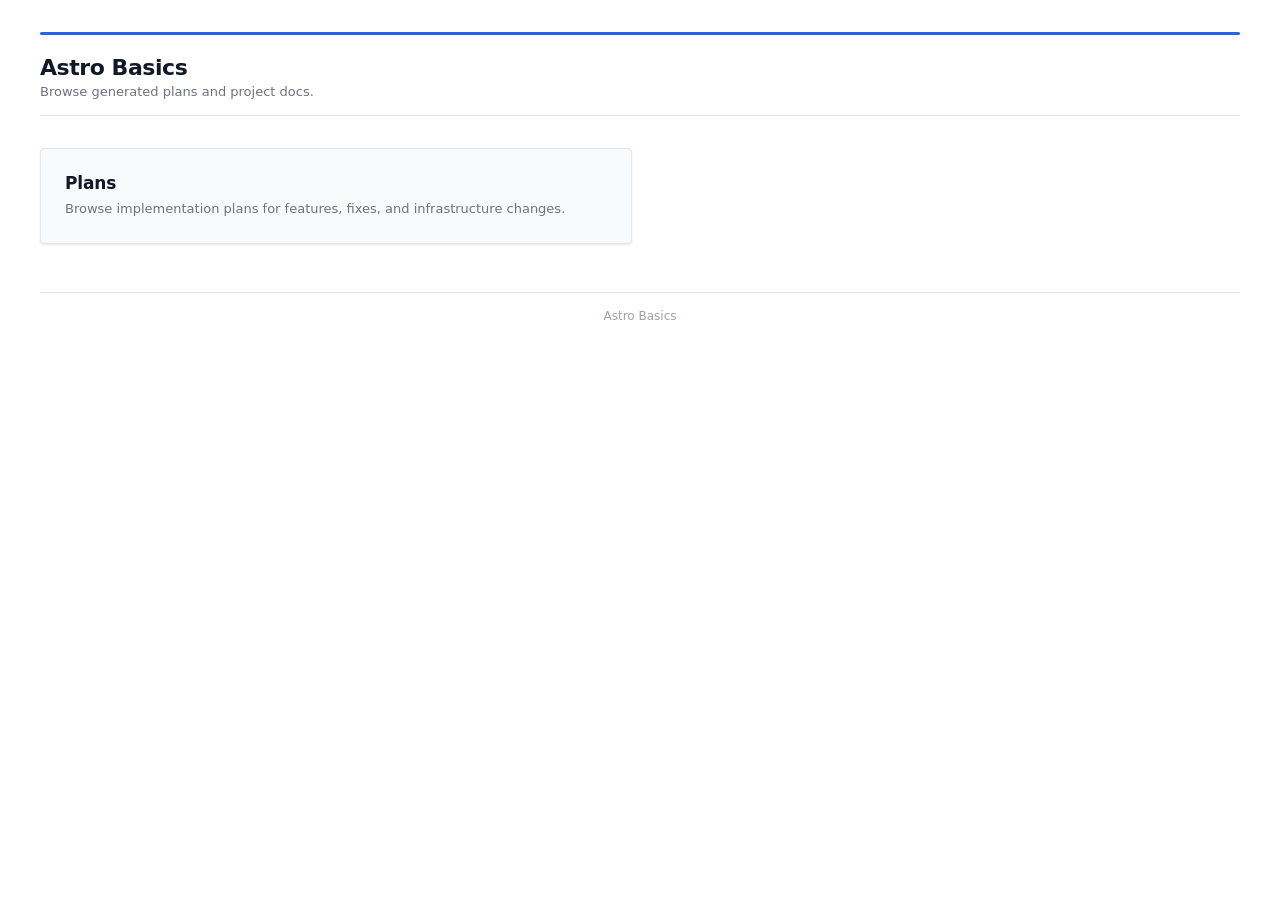
<file: docs/index.html>
<!DOCTYPE html>
<html lang="en">
<head>
  <meta charset="UTF-8">
  <meta name="viewport" content="width=device-width, initial-scale=1.0">
  <title>Astro Basics</title>
  <style>
    :root {
      --bg:         #ffffff;
      --surface:    #f9fafb;
      --border:     #e5e7eb;
      --border-mid: #d1d5db;
      --text:       #111827;
      --muted:      #6b7280;
      --subtle:     #9ca3af;
      --accent:     #2563eb;
      --accent-bg:  #eff6ff;
      --radius:     4px;
      --shadow:     0 1px 3px rgba(0,0,0,.06), 0 1px 2px rgba(0,0,0,.04);
    }

    * { box-sizing: border-box; margin: 0; padding: 0; }
    html { scroll-behavior: smooth; }

    body {
      background: var(--bg);
      color: var(--text);
      font-family: system-ui, -apple-system, "Segoe UI", Roboto, sans-serif;
      font-size: 15px;
      min-height: 100vh;
      padding: 32px;
    }

    @media (prefers-reduced-motion: reduce) {
      html { scroll-behavior: auto; }
    }

    /* ── Skip link ──────────────────────────────────────────────── */
    .skip-link {
      position: absolute;
      left: -9999px; top: auto;
      width: 1px; height: 1px;
      overflow: hidden;
    }
    .skip-link:focus {
      position: fixed;
      left: 1rem; top: 1rem;
      width: auto; height: auto;
      overflow: visible;
      background: var(--accent);
      color: #fff;
      padding: .5rem 1rem;
      border-radius: var(--radius);
      font-weight: 700;
      z-index: 9999;
      text-decoration: none;
    }

    /* ── Header ──────────────────────────────────────────────────── */
    .gallery-header {
      max-width: 1200px;
      margin: 0 auto 32px;
      border-bottom: 1px solid var(--border);
      padding-bottom: 16px;
    }
    .gallery-header::before {
      content: "";
      display: block;
      height: 3px;
      background: var(--accent);
      margin-bottom: 20px;
      border-radius: 2px;
    }
    .gallery-header h1 {
      font-size: 22px;
      font-weight: 700;
      letter-spacing: -.02em;
      margin-bottom: 4px;
    }
    .gallery-header p {
      font-size: 13px;
      color: var(--muted);
    }

    /* ── Card grid ───────────────────────────────────────────────── */
    .gallery-grid {
      max-width: 1200px;
      margin: 0 auto;
      display: grid;
      grid-template-columns: repeat(2, 1fr);
      gap: 16px;
    }

    @media (max-width: 640px) {
      .gallery-grid {
        grid-template-columns: 1fr;
      }
    }

    /* ── Cards ───────────────────────────────────────────────────── */
    .gallery-card {
      display: block;
      background: var(--surface);
      border: 1px solid var(--border);
      border-radius: var(--radius);
      padding: 24px;
      text-decoration: none;
      color: var(--text);
      box-shadow: var(--shadow);
      transition: border-color .15s, box-shadow .15s;
    }
    .gallery-card:hover {
      border-color: var(--accent);
      box-shadow: 0 4px 12px rgba(0,0,0,.08);
    }
    .gallery-card:focus-visible {
      outline: 2px solid var(--accent);
      outline-offset: 2px;
    }
    @media (prefers-reduced-motion: reduce) {
      .gallery-card { transition: none; }
    }

    .gallery-card .card-title {
      font-size: 17px;
      font-weight: 700;
      margin-bottom: 6px;
      letter-spacing: -.01em;
    }
    .gallery-card .card-description {
      font-size: 13px;
      color: var(--muted);
      line-height: 1.5;
    }

    /* ── Footer ──────────────────────────────────────────────────── */
    .gallery-footer {
      max-width: 1200px;
      margin: 48px auto 0;
      padding-top: 16px;
      border-top: 1px solid var(--border);
      font-size: 12px;
      color: var(--subtle);
      text-align: center;
    }
  </style>
</head>
<body>

<a href="#main" class="skip-link">Skip to content</a>

<header class="gallery-header">
  <h1>Astro Basics</h1>
  <p>Browse generated plans and project docs.</p>
</header>

<main id="main">
  <div class="gallery-grid">

    <a class="gallery-card" href="plans/index.html">
      <div class="card-title">Plans</div>
      <div class="card-description">Browse implementation plans for features, fixes, and infrastructure changes.</div>
    </a>

  </div>
</main>

<footer class="gallery-footer">
  Astro Basics
</footer>

</body>
</html>
</file>
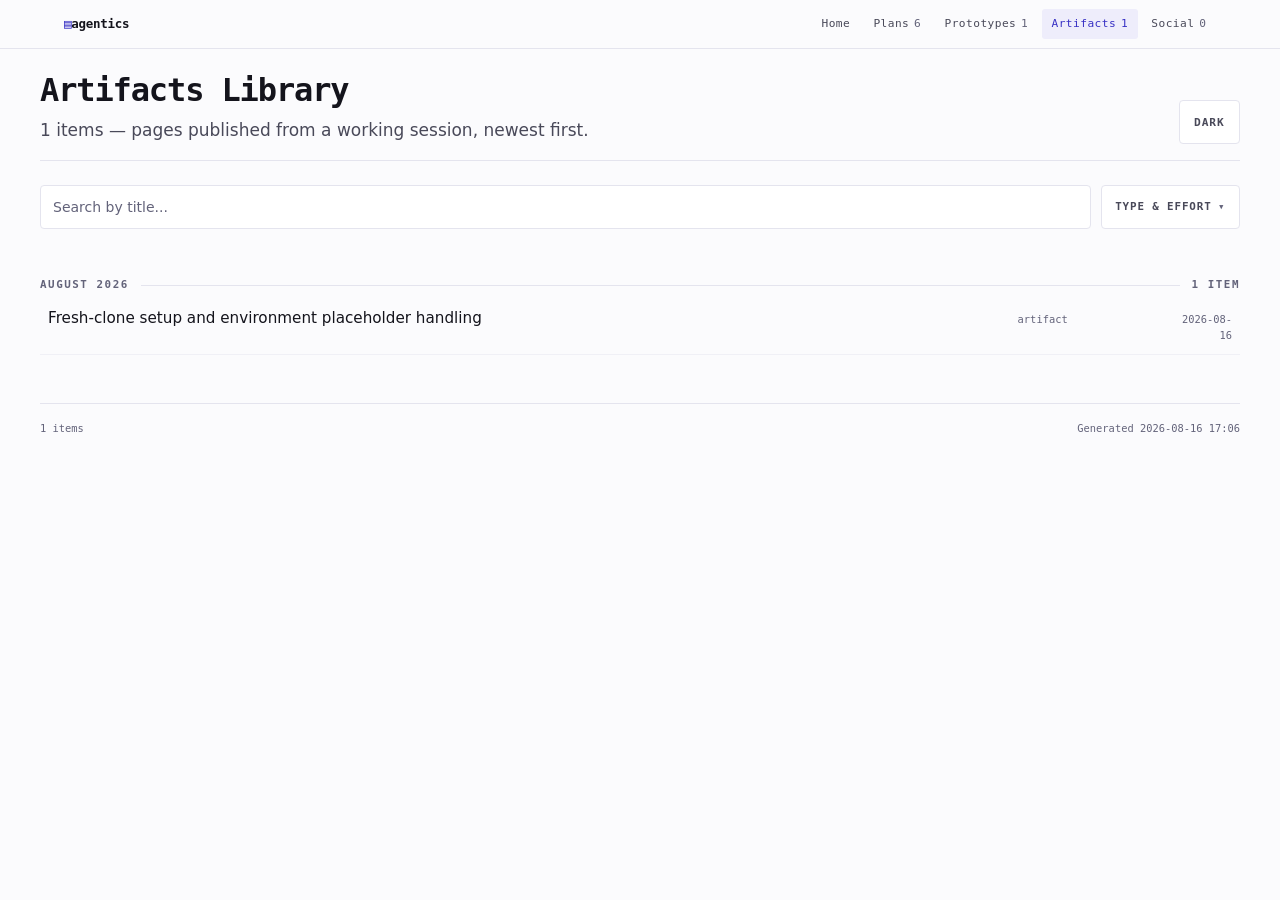
<file: docs/artifacts/index.html>
<!doctype html>
<!--
  plans-gallery.html — Plans library index for plan-agent.

  Static variables (substituted by the plans-library skill and the
  build-index.sh / build-artifacts-index.sh generators):
    GALLERY_TITLE    — Heading noun: "Plans" or "Artifacts"
    GALLERY_SUB      — Serif line under the heading
    GALLERY_ENTRIES  — Repeated <a> blocks, one per item
    PLAN_COUNT       — Total number of items displayed
    GENERATED_AT     — Date and time of gallery generation
    HREF_HOME / HREF_PLANS / HREF_PROTOTYPES / HREF_ARTIFACTS / HREF_SOCIAL
                     — Topbar tab targets, each computed relative to THIS page's
                       own output directory (the plans gallery is not always at
                       docs/plans — plansDirectory is configurable)
    COUNT_PLANS / COUNT_PROTOTYPES / COUNT_ARTIFACTS / COUNT_SOCIAL
                     — Topbar tab counts, read off disk by the generator
    CUR_HOME / CUR_PLANS / CUR_PROTOTYPES / CUR_ARTIFACTS / CUR_SOCIAL
                     — Exactly one is replaced with aria-current="page";
                       the rest with the empty string

  Two contracts constrain edits here:

  1. scripts/merge-plans-index.mjs is the git merge driver for the generated
     index. It splices the union of the gallery-card anchors over
     the region between the FIRST and LAST card, so anything sitting *between*
     cards in the generated markup is destroyed by a merge and stays destroyed
     until the next regeneration. That is why the In-flight band and the month
     headings below are built by script at load time from a `data-month`
     attribute rather than baked into the markup the generator emits.
  2. The driver also patches the two count strings, `<p>N items</p>` and
     `<span>N items</span>`. Keep both shapes verbatim.

  The same driver is why row status is styled off [data-status] rather than the
  prototype's .s-completed / .s-in-progress / .s-todo classes: CARD_RE matches
  the opening anchor tag with the class attribute's closing quote included, so
  a second class in that attribute makes every card invisible to the merge.

  Nothing in this file may spell that opening tag out literally, comments
  included — the driver reads the page as text, so a literal in the chrome
  becomes the "first card" and the splice eats everything down to the last one.
-->
<html lang="en">
  <head>
    <meta charset="UTF-8" />
    <meta name="viewport" content="width=device-width, initial-scale=1.0" />
    <title>Artifacts Library</title>
    <script>
      /* Before first paint — see the same note in the plan shell. */
      try {
        var t = localStorage.getItem('plan-theme');
        if (t === 'dark' || t === 'light') document.documentElement.dataset.theme = t;
      } catch (e) { /* no storage — prefers-color-scheme decides */ }
    </script>
    <style>
      /* ── Design tokens — the same palette the generated plans use ──── */
      :root {
        --paper: #fbfbfd;
        --panel: #ffffff;
        --sunk: #f4f4f8;
        --ink: #14141c;
        --ink-2: #494959;
        --ink-3: #63637a;
        --rule: #e4e4ee;
        --rule-soft: #f0f0f6;
        --accent: #3730c4;
        --accent-soft: #eeedfb;
        --accent-line: #c6c2f0;
        --on-accent: #ffffff;
        --moss: #2c6a44;
        --moss-soft: #ecf4ef;
        --moss-line: #c0dccb;
        --signal: #8a5209;
        --signal-soft: #fbf3e6;
        --signal-line: #e8d3ac;
        --radius: 4px;
        --mono: ui-monospace, "SF Mono", SFMono-Regular, Menlo, Consolas, monospace;
        --ui: system-ui, -apple-system, "Segoe UI", Roboto, "Helvetica Neue", sans-serif;
        --prose: var(--ui);
        color-scheme: light;
      }
      /* Written twice: an explicit choice has to beat the OS preference, and
         plain CSS cannot share a block between an attribute selector and a
         media query. Keep the two lists in sync. */
      :root[data-theme="dark"] {
        --paper: #0f0f16;
        --panel: #17171f;
        --sunk: #1d1d27;
        --ink: #ecebf2;
        --ink-2: #b2b0c2;
        --ink-3: #8a889c;
        --rule: #2a2a36;
        --rule-soft: #22222c;
        --accent: #a8a2f5;
        --accent-soft: #1f1d33;
        --accent-line: #454070;
        --on-accent: #14141c;
        --moss: #7cc099;
        --moss-soft: #17271e;
        --moss-line: #2e4838;
        --signal: #e0a86a;
        --signal-soft: #271e12;
        --signal-line: #4a3820;
        color-scheme: dark;
      }
      @media (prefers-color-scheme: dark) {
        :root:not([data-theme="light"]) {
          --paper: #0f0f16;
          --panel: #17171f;
          --sunk: #1d1d27;
          --ink: #ecebf2;
          --ink-2: #b2b0c2;
          --ink-3: #8a889c;
          --rule: #2a2a36;
          --rule-soft: #22222c;
          --accent: #a8a2f5;
          --accent-soft: #1f1d33;
          --accent-line: #454070;
          --on-accent: #14141c;
          --moss: #7cc099;
          --moss-soft: #17271e;
          --moss-line: #2e4838;
          --signal: #e0a86a;
          --signal-soft: #271e12;
          --signal-line: #4a3820;
          color-scheme: dark;
        }
      }

      * { box-sizing: border-box; margin: 0; padding: 0; }
      html { scroll-behavior: smooth; }
      body {
        background: var(--paper);
        color: var(--ink);
        font-family: var(--ui);
        font-size: 16px;
        line-height: 1.55;
        -webkit-font-smoothing: antialiased;
        min-height: 100vh;
        padding: 2rem 1.5rem 5rem;
      }
      .wrap { max-width: 1200px; margin: 0 auto; }
      :focus-visible { outline: 2px solid var(--accent); outline-offset: 3px; }

      /* Visually hidden, still announced — carries the status text for the
         aria-hidden glyph in each row. */
      .sr-only {
        position: absolute;
        width: 1px;
        height: 1px;
        padding: 0;
        margin: -1px;
        overflow: hidden;
        clip: rect(0 0 0 0);
        clip-path: inset(50%);
        white-space: nowrap;
        border: 0;
      }

      /* ── Topbar ──────────────────────────────────────────────────────
         Full-bleed against the body padding rather than restructuring every
         section into a wrapper: the negative margins cancel `body`'s padding
         so the bar spans the viewport while the content below stays inset. */
      .topbar {
        position: sticky;
        top: 0;
        z-index: 20;
        margin: -2rem -1.5rem 1.5rem;
        border-bottom: 1px solid var(--rule);
        /* Opaque first: a browser without color-mix drops the second
           declaration, and a transparent sticky bar over scrolled text is
           unreadable. */
        background: var(--paper);
        background: color-mix(in srgb, var(--paper) 88%, transparent);
        backdrop-filter: blur(12px);
      }
      .topbar-in {
        max-width: 1200px;
        margin: 0 auto;
        padding: 0 1.5rem;
        display: flex;
        align-items: center;
        gap: 1.5rem;
        min-height: 48px;
        flex-wrap: wrap;
      }
      .mark {
        font-family: var(--mono);
        font-size: 0.78rem;
        font-weight: 600;
        letter-spacing: -0.02em;
        text-decoration: none;
        color: var(--ink);
      }
      .mark::before { content: "\25A4 "; color: var(--accent); }
      .tabs { display: flex; flex-wrap: wrap; gap: 0.25rem; margin-left: auto; }
      .tabs a {
        font-family: var(--mono);
        font-size: 0.7rem;
        letter-spacing: 0.04em;
        padding: 0.4rem 0.6rem;
        border-radius: 3px;
        text-decoration: none;
        color: var(--ink-2);
      }
      .tabs a:hover { color: var(--ink); background: var(--sunk); }
      .tabs a[aria-current="page"] { color: var(--accent); background: var(--accent-soft); }
      .tabs a .n { color: var(--ink-3); margin-left: 0.3rem; }
      /* --ink-3 on the current tab's accent-soft chip clears AA since the 9.1.0
         palette (5.04:1 light, 4.75:1 dark; it was 4.46:1 before). The count
         still takes the tab's own colour — the chip reads as one unit that way,
         which is now a look rather than a contrast workaround. */
      .tabs a[aria-current="page"] .n { color: var(--accent); }

      /* Every structural label speaks in mono. */
      .lbl {
        font-family: var(--mono);
        font-size: 0.625rem;
        font-weight: 600;
        letter-spacing: 0.16em;
        text-transform: uppercase;
        color: var(--ink-3);
      }

      /* ── Header ──────────────────────────────────────────────────── */
      .gallery-header {
        max-width: 1200px;
        margin: 0 auto 1.5rem;
        border-bottom: 1px solid var(--rule);
        padding-bottom: 1rem;
        display: flex;
        align-items: flex-end;
        gap: 1rem;
        flex-wrap: wrap;
      }
      .gallery-header h1 {
        font-family: var(--mono);
        font-size: clamp(1.5rem, 4vw, 2rem);
        font-weight: 600;
        letter-spacing: -0.035em;
        line-height: 1.12;
      }
      /* Serif under a mono heading — the one line on the page written to be
         read as a sentence rather than scanned as data. */
      .gallery-header p {
        font-family: var(--prose);
        font-size: 1.0625rem;
        color: var(--ink-2);
        max-width: 52ch;
        line-height: 1.6;
        margin-top: 0.5rem;
      }
      .theme-toggle {
        margin-left: auto;
        min-width: 44px;
        min-height: 44px;
        padding: 0.4rem 0.9rem;
        font-family: var(--mono);
        font-size: 0.7rem;
        font-weight: 600;
        letter-spacing: 0.08em;
        text-transform: uppercase;
        color: var(--ink-2);
        background: var(--panel);
        border: 1px solid var(--rule);
        border-radius: var(--radius);
        cursor: pointer;
      }
      .theme-toggle:hover { color: var(--accent); border-color: var(--accent-line); }

      /* ── Controls ────────────────────────────────────────────────── */
      .controls {
        max-width: 1200px;
        margin: 0 auto 1.25rem;
        display: flex;
        flex-wrap: wrap;
        align-items: center;
        gap: 0.6rem;
      }
      .search-box {
        flex: 1 1 16rem;
        min-width: 12rem;
        min-height: 44px;
        padding: 0.5rem 0.75rem;
        background: var(--panel);
        border: 1px solid var(--rule);
        border-radius: var(--radius);
        color: var(--ink);
        font-family: var(--ui);
        font-size: 0.875rem;
      }
      .search-box::placeholder { color: var(--ink-3); }
      .search-box:focus { border-color: var(--accent); outline: none; }

      /* Segmented status control — one row, counts inline. */
      .seg {
        display: flex;
        border: 1px solid var(--rule);
        border-radius: var(--radius);
        overflow: hidden;
        background: var(--panel);
      }
      .seg button {
        min-height: 44px;
        padding: 0.4rem 0.75rem;
        border: 0;
        border-left: 1px solid var(--rule);
        background: transparent;
        color: var(--ink-2);
        font-family: var(--mono);
        font-size: 0.68rem;
        font-weight: 600;
        letter-spacing: 0.08em;
        text-transform: uppercase;
        cursor: pointer;
        white-space: nowrap;
      }
      .seg button:first-child { border-left: 0; }
      .seg button .n { color: var(--ink-3); margin-left: 0.35rem; }
      .seg button:hover { color: var(--ink); background: var(--sunk); }
      .seg button[aria-pressed="true"] { color: var(--accent); background: var(--accent-soft); }
      .seg button[aria-pressed="true"] .n { color: var(--accent); }

      /* Type and effort live behind a disclosure — they are the rarely-used
         half of the twenty filter targets that used to sit on screen. */
      .more { position: relative; }
      .more > summary {
        display: flex;
        align-items: center;
        gap: 0.4rem;
        min-height: 44px;
        padding: 0.4rem 0.85rem;
        border: 1px solid var(--rule);
        border-radius: var(--radius);
        background: var(--panel);
        color: var(--ink-2);
        font-family: var(--mono);
        font-size: 0.68rem;
        font-weight: 600;
        letter-spacing: 0.08em;
        text-transform: uppercase;
        cursor: pointer;
        list-style: none;
        white-space: nowrap;
      }
      .more > summary::-webkit-details-marker { display: none; }
      .more > summary::after { content: "▾"; color: var(--ink-3); }
      .more[open] > summary { color: var(--accent); border-color: var(--accent-line); }
      .more-body {
        display: flex;
        flex-wrap: wrap;
        gap: 0.4rem;
        margin-top: 0.5rem;
        padding: 0.75rem;
        border: 1px solid var(--rule);
        border-radius: var(--radius);
        background: var(--panel);
      }
      @media (min-width: 700px) {
        .more-body {
          position: absolute;
          z-index: 5;
          right: 0;
          width: 22rem;
        }
      }
      .more-group { flex: 1 1 100%; }
      .more-group + .more-group { margin-top: 0.5rem; }
      .more-group .lbl { display: block; margin-bottom: 0.4rem; }
      .more-group .chips { display: flex; flex-wrap: wrap; gap: 0.4rem; }
      .chip {
        min-height: 32px;
        padding: 0.25rem 0.6rem;
        border: 1px solid var(--rule);
        border-radius: 999px;
        background: var(--panel);
        color: var(--ink-2);
        font-family: var(--mono);
        font-size: 0.65rem;
        letter-spacing: 0.06em;
        cursor: pointer;
      }
      .chip:hover { color: var(--ink); border-color: var(--accent-line); }
      .chip[aria-pressed="true"] {
        color: var(--accent);
        background: var(--accent-soft);
        border-color: var(--accent-line);
      }

      .visible-count {
        max-width: 1200px;
        margin: 0 auto 0.75rem;
        font-family: var(--mono);
        font-size: 0.68rem;
        color: var(--ink-3);
        min-height: 1rem;
      }

      /* ── Row list ────────────────────────────────────────────────────
         One column of rows, not a card grid: every row is a direct grid item
         so the merge driver's splice region stays a flat run of anchors with
         nothing (no <li>, no wrapper) between them. */
      .gallery-grid {
        max-width: 1200px;
        margin: 0 auto;
        display: grid;
        grid-template-columns: 1fr;
      }

      /* Separators are inserted by script and always span the full row. */
      .gallery-sep {
        grid-column: 1 / -1;
        display: flex;
        align-items: center;
        gap: 0.75rem;
        margin: 1.25rem 0 0.25rem;
        font-family: var(--mono);
        font-size: 0.68rem;
        font-weight: 600;
        letter-spacing: 0.14em;
        text-transform: uppercase;
        color: var(--ink-3);
      }
      .gallery-sep:first-child { margin-top: 0; }
      .gallery-sep .rule { flex: 1; height: 1px; background: var(--rule); }
      .gallery-sep.flight { color: var(--signal); }
      .gallery-sep.flight .rule { background: var(--signal-line); }

      .gallery-card {
        display: grid;
        grid-template-columns: 1.25rem minmax(0, 1fr) 9rem 3.5rem;
        gap: 0.25rem 0.9rem;
        align-items: baseline;
        padding: 0.65rem 0.5rem;
        text-decoration: none;
        color: inherit;
        border-bottom: 1px solid var(--rule-soft);
      }
      .gallery-card:hover { background: var(--sunk); }
      /* The artifacts gallery carries no status on any card — collapse the
         glyph column rather than rendering an empty one. */
      .gallery-card[data-status=""] { grid-template-columns: minmax(0, 1fr) 9rem 3.5rem; }

      /* Status is a glyph, not a coloured pill — the row stays quiet and the
         one accent keeps its meaning. Selected on [data-status] because the
         class attribute is the merge driver's splice key (see the top of this
         file). The prototype's .5 opacity on the queued glyph is dropped: it
         puts --ink-3 under 4.5:1 against the page. */
      .glyph {
        font-family: var(--mono);
        font-size: 0.8rem;
        text-align: center;
        color: var(--ink-3);
      }
      .gallery-card[data-status="completed"] .glyph { color: var(--moss); }
      .gallery-card[data-status="in-progress"] .glyph { color: var(--signal); }

      .r-title { font-size: 0.95rem; line-height: 1.4; color: var(--ink); }
      .gallery-card[data-status="completed"] .r-title { color: var(--ink-2); }
      .gallery-card[data-status="in-progress"] .r-title { font-weight: 600; }
      .r-meta {
        font-family: var(--mono);
        font-size: 0.65rem;
        color: var(--ink-3);
        overflow: hidden;
        text-overflow: ellipsis;
        white-space: nowrap;
      }
      .r-meta .hi { color: var(--signal); }
      /* A plan that has a prototype is worth spotting in a scan. Inline text,
         never an <a> — the row is already one anchor. */
      .r-meta .proto-chip { color: var(--accent); }
      .r-date {
        font-family: var(--mono);
        font-size: 0.65rem;
        color: var(--ink-3);
        text-align: right;
      }

      /* ── In flight ───────────────────────────────────────────────────
         A band applied to the rows in place, not a separate container: the
         merge driver would destroy anything wrapped around them. */
      .gallery-card[data-status="in-progress"] {
        border-left: 2px solid var(--signal);
        padding-left: 0.85rem;
      }
      .r-steps {
        grid-column: 2 / -1;
        display: flex;
        align-items: center;
        gap: 0.6rem;
        font-family: var(--mono);
        font-size: 0.65rem;
        color: var(--ink-3);
      }
      /* Drawn by script from data-steps-done / data-steps-total; the
         "N / M steps" text beside it is server-rendered and survives with
         JavaScript off. */
      .bar { display: flex; gap: 2px; flex: 0 0 7rem; }
      .bar i { flex: 1; height: 4px; border-radius: 1px; background: var(--rule); }
      .bar i.on { background: var(--accent); }

      @media (max-width: 700px) {
        /* The four status buttons overflow one row at 375px, and .seg clips
           rather than scrolls — so "Shipped" lost its count until this. */
        .seg { flex-wrap: wrap; }
        .gallery-card { grid-template-columns: 1.25rem minmax(0, 1fr) 3.5rem; }
        .gallery-card[data-status=""] { grid-template-columns: minmax(0, 1fr) 3.5rem; }
        .r-meta { grid-column: 2 / -1; }
        .gallery-card[data-status=""] .r-meta { grid-column: 1 / -1; }
      }

      .no-results {
        display: none;
        max-width: 1200px;
        margin: 2rem auto;
        padding: 2rem;
        text-align: center;
        border: 1px dashed var(--rule);
        border-radius: var(--radius);
        color: var(--ink-3);
      }

      .gallery-footer {
        max-width: 1200px;
        margin: 3rem auto 0;
        padding-top: 1rem;
        border-top: 1px solid var(--rule);
        display: flex;
        justify-content: space-between;
        flex-wrap: wrap;
        gap: 0.75rem;
        font-family: var(--mono);
        font-size: 0.65rem;
        color: var(--ink-3);
      }

      @media (prefers-reduced-motion: reduce) {
        *,
        *::before,
        *::after {
          animation-duration: 0.01ms !important;
          animation-iteration-count: 1 !important;
          transition-duration: 0.01ms !important;
          scroll-behavior: auto !important;
        }
      }
    </style>
  </head>
  <body>
    <header class="topbar">
      <div class="topbar-in">
        <a class="mark" href="../index.html">agentics</a>
        <nav class="tabs" aria-label="Collections">
          <a href="../index.html" >Home</a>
          <a href="../plans/index.html" >Plans<span class="n">6</span></a>
          <a href="../prototypes/index.html" >Prototypes<span class="n">1</span></a>
          <a href="index.html" aria-current="page">Artifacts<span class="n">1</span></a>
          <a href="../media/social/index.html" >Social<span class="n">0</span></a>
        </nav>
      </div>
    </header>

    <div class="gallery-header">
      <div>
        <h1>Artifacts Library</h1>
        <!-- The bare <p> and the leading number are load-bearing: the merge
             driver's COUNT_RE rewrites `<p>N items`. The prose after it is
             free text. -->
        <p>1 items &mdash; pages published from a working session, newest first.</p>
      </div>
      <button
        class="theme-toggle"
        type="button"
        id="themeToggle"
        aria-pressed="false"
        aria-label="Use dark theme"
      >
        Dark
      </button>
    </div>

    <div class="controls">
      <input
        type="search"
        class="search-box"
        id="searchBox"
        placeholder="Search by title..."
        aria-label="Search by title"
      />

      <div class="seg" id="statusSeg" role="group" aria-label="Filter by status">
        <button type="button" data-status="all" aria-pressed="true">
          All<span class="n" data-count="all"></span>
        </button>
        <button type="button" data-status="in-progress" aria-pressed="false">
          In flight<span class="n" data-count="in-progress"></span>
        </button>
        <button type="button" data-status="todo" aria-pressed="false">
          Queued<span class="n" data-count="todo"></span>
        </button>
        <button type="button" data-status="completed" aria-pressed="false">
          Shipped<span class="n" data-count="completed"></span>
        </button>
      </div>

      <details class="more" id="moreFilters">
        <summary>Type &amp; effort</summary>
        <div class="more-body">
          <div class="more-group">
            <span class="lbl">Type</span>
            <div class="chips" id="typeChips">
              <button class="chip" type="button" data-type="all" aria-pressed="true">all</button>
              <button class="chip" type="button" data-type="feature" aria-pressed="false">feature</button>
              <button class="chip" type="button" data-type="fix" aria-pressed="false">fix</button>
              <button class="chip" type="button" data-type="refactor" aria-pressed="false">refactor</button>
              <button class="chip" type="button" data-type="docs" aria-pressed="false">docs</button>
              <button class="chip" type="button" data-type="chore" aria-pressed="false">chore</button>
              <button class="chip" type="button" data-type="artifact" aria-pressed="false">artifact</button>
            </div>
          </div>
          <div class="more-group">
            <span class="lbl">Effort</span>
            <div class="chips" id="effortChips">
              <button class="chip" type="button" data-effort="all" aria-pressed="true">all</button>
              <button class="chip" type="button" data-effort="low" aria-pressed="false">low</button>
              <button class="chip" type="button" data-effort="medium" aria-pressed="false">medium</button>
              <button class="chip" type="button" data-effort="high" aria-pressed="false">high</button>
            </div>
          </div>
        </div>
      </details>
    </div>

    <div class="visible-count" id="visibleCount" aria-live="polite"></div>

    <div class="gallery-grid" id="galleryGrid"><a class="gallery-card" href="team-recap-2026-08-16.html"
   data-status="" data-type="artifact" data-effort="" data-month="2026-08" data-title="fresh-clone setup and environment placeholder handling">
  <span class="r-title">Fresh-clone setup and environment placeholder handling</span>
  <span class="r-meta">artifact</span>
  <span class="r-date">2026-08-16</span>
</a></div>

    <div class="no-results" id="noResults">No items match your search.</div>

    <div class="gallery-footer">
      <span>1 items</span>
      <span>Generated 2026-08-16 17:06</span>
    </div>

    <script>
      var activeStatus = "all";
      var activeType = "all";
      var activeEffort = "all";
      var searchText = "";
      var grid = document.getElementById("galleryGrid");
      var cards = [].slice.call(grid.querySelectorAll(".gallery-card"));
      var noResults = document.getElementById("noResults");
      var visibleCount = document.getElementById("visibleCount");
      var statusSeg = document.getElementById("statusSeg");

      var MONTHS = ["January","February","March","April","May","June",
                    "July","August","September","October","November","December"];

      function monthLabel(key) {
        var parts = String(key).split("-");
        var m = parseInt(parts[1], 10);
        if (!parts[0] || isNaN(m) || m < 1 || m > 12) return "Undated";
        return MONTHS[m - 1] + " " + parts[0];
      }

      /* Status counts drive the segmented control's labels. A gallery whose
         cards carry no status at all (the artifacts library) hides the whole
         control rather than showing four zeroes. */
      function wireStatusCounts() {
        var counts = { all: cards.length, "in-progress": 0, todo: 0, completed: 0 };
        var anyStatus = false;
        for (var i = 0; i < cards.length; i++) {
          var st = cards[i].getAttribute("data-status") || "";
          if (st) anyStatus = true;
          if (counts[st] !== undefined && st !== "all") counts[st]++;
        }
        if (!anyStatus) {
          statusSeg.style.display = "none";
          return;
        }
        var spans = statusSeg.querySelectorAll("[data-count]");
        for (var j = 0; j < spans.length; j++) {
          var key = spans[j].getAttribute("data-count");
          spans[j].textContent = counts[key] === undefined ? "0" : String(counts[key]);
        }
      }

      /* Separators are built here, never emitted by the generator: the merge
         driver splices over everything between the first and last card, so a
         static heading would be destroyed by the first concurrent merge. */
      function rebuildSeparators(visible) {
        var old = grid.querySelectorAll(".gallery-sep");
        for (var i = 0; i < old.length; i++) old[i].parentNode.removeChild(old[i]);
        if (visible.length === 0) return;

        var sep = function (cls, label, count) {
          var el = document.createElement("div");
          el.className = "gallery-sep" + (cls ? " " + cls : "");
          var a = document.createElement("span");
          a.textContent = label;
          var r = document.createElement("span");
          r.className = "rule";
          var b = document.createElement("span");
          b.textContent = count + (count === 1 ? " item" : " items");
          el.appendChild(a);
          el.appendChild(r);
          el.appendChild(b);
          return el;
        };

        /* The generator sorts in-progress plans first, so the in-flight run is
           a prefix of the visible list — no reordering needed here. */
        var flight = 0;
        while (flight < visible.length &&
               visible[flight].getAttribute("data-status") === "in-progress") flight++;
        if (flight > 0) {
          grid.insertBefore(sep("flight", "In flight", flight), visible[0]);
        }

        var month = null;
        for (var k = flight; k < visible.length; k++) {
          var key = visible[k].getAttribute("data-month") || "";
          if (key === month) continue;
          month = key;
          var n = 0;
          for (var m = k; m < visible.length; m++) {
            if ((visible[m].getAttribute("data-month") || "") !== month) break;
            n++;
          }
          grid.insertBefore(sep("", monthLabel(month), n), visible[k]);
        }
      }

      function applyFilters() {
        var visible = [];
        for (var i = 0; i < cards.length; i++) {
          var card = cards[i];
          var status = card.getAttribute("data-status") || "";
          var type = card.getAttribute("data-type") || "";
          var effort = card.getAttribute("data-effort") || "";
          var title = card.getAttribute("data-title") || "";
          var matchStatus = activeStatus === "all" || status === activeStatus;
          var matchType = activeType === "all" || type === activeType;
          // Plans with no effort tag pass every effort filter.
          var matchEffort =
            activeEffort === "all" || effort === "" || effort === activeEffort;
          var matchSearch = !searchText || title.indexOf(searchText) !== -1;
          if (matchStatus && matchType && matchEffort && matchSearch) {
            card.style.display = "";
            visible.push(card);
          } else {
            card.style.display = "none";
          }
        }
        rebuildSeparators(visible);
        noResults.style.display = visible.length === 0 ? "block" : "none";
        visibleCount.textContent =
          visible.length === cards.length
            ? ""
            : "Showing " + visible.length + " of " + cards.length + " items";
      }

      function wireGroup(container, prop, set) {
        var buttons = [].slice.call(container.querySelectorAll("button"));
        for (var i = 0; i < buttons.length; i++) {
          buttons[i].addEventListener("click", function () {
            for (var j = 0; j < buttons.length; j++) {
              buttons[j].setAttribute("aria-pressed", String(buttons[j] === this));
            }
            set(this.getAttribute("data-" + prop));
            applyFilters();
          });
        }
      }

      wireGroup(statusSeg, "status", function (v) { activeStatus = v; });
      wireGroup(document.getElementById("typeChips"), "type", function (v) { activeType = v; });
      wireGroup(document.getElementById("effortChips"), "effort", function (v) { activeEffort = v; });

      document
        .getElementById("searchBox")
        .addEventListener("input", function () {
          searchText = this.value.trim().toLowerCase();
          applyFilters();
        });

      /* The step bar is drawn here rather than emitted: a dozen <i> tags per
         in-flight card would bloat every generated index, and the bar is
         decorative — the "N / M steps" text beside it is server-rendered and
         is what a reader without JavaScript (or a screen reader) gets. */
      function drawStepBars() {
        for (var i = 0; i < cards.length; i++) {
          var slot = cards[i].querySelector(".r-steps");
          if (!slot) continue;
          var done = parseInt(cards[i].getAttribute("data-steps-done"), 10);
          var total = parseInt(cards[i].getAttribute("data-steps-total"), 10);
          if (isNaN(done) || isNaN(total) || total < 1) continue;
          var bar = document.createElement("span");
          bar.className = "bar";
          bar.setAttribute("aria-hidden", "true");
          for (var s = 0; s < total; s++) {
            var seg = document.createElement("i");
            if (s < done) seg.className = "on";
            bar.appendChild(seg);
          }
          slot.insertBefore(bar, slot.firstChild);
        }
      }

      var themeBtn = document.getElementById("themeToggle");
      function resolvedTheme() {
        var set = document.documentElement.getAttribute("data-theme");
        if (set === "dark" || set === "light") return set;
        return window.matchMedia &&
          window.matchMedia("(prefers-color-scheme: dark)").matches
          ? "dark"
          : "light";
      }
      function syncThemeButton() {
        var dark = resolvedTheme() === "dark";
        themeBtn.setAttribute("aria-pressed", dark ? "true" : "false");
        themeBtn.setAttribute("aria-label", dark ? "Use light theme" : "Use dark theme");
        themeBtn.textContent = dark ? "Light" : "Dark";
      }
      themeBtn.addEventListener("click", function () {
        var next = resolvedTheme() === "dark" ? "light" : "dark";
        document.documentElement.setAttribute("data-theme", next);
        try { localStorage.setItem("plan-theme", next); } catch (e) { /* not persisted */ }
        syncThemeButton();
      });
      syncThemeButton();

      wireStatusCounts();
      drawStepBars();
      applyFilters();
    </script>
  </body>
</html>
</file>
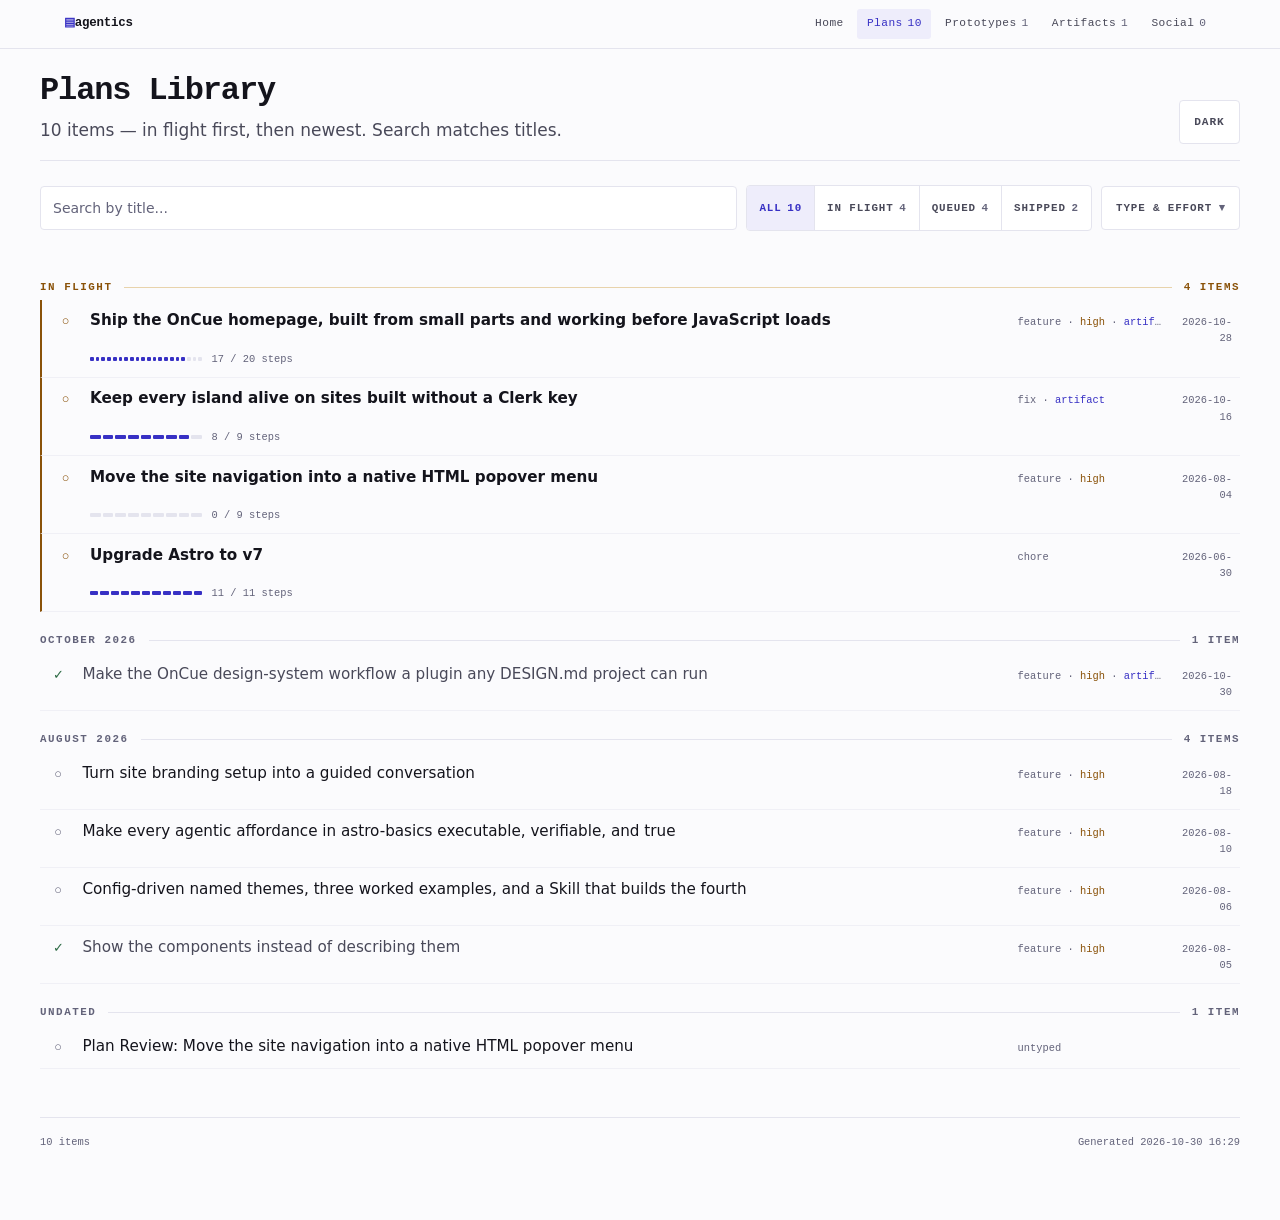
<file: docs/plans/index.html>
<!doctype html>
<!--
  plans-gallery.html — Plans library index for plan-agent.

  Static variables (substituted by the plans-library skill and the
  build-index.sh / build-artifacts-index.sh generators):
    GALLERY_TITLE    — Heading noun: "Plans" or "Artifacts"
    GALLERY_SUB      — Serif line under the heading
    GALLERY_ENTRIES  — Repeated <a> blocks, one per item
    PLAN_COUNT       — Total number of items displayed
    GENERATED_AT     — Date and time of gallery generation
    HREF_HOME / HREF_PLANS / HREF_PROTOTYPES / HREF_ARTIFACTS / HREF_SOCIAL
                     — Topbar tab targets, each computed relative to THIS page's
                       own output directory (the plans gallery is not always at
                       docs/plans — plansDirectory is configurable)
    COUNT_PLANS / COUNT_PROTOTYPES / COUNT_ARTIFACTS / COUNT_SOCIAL
                     — Topbar tab counts, read off disk by the generator
    CUR_HOME / CUR_PLANS / CUR_PROTOTYPES / CUR_ARTIFACTS / CUR_SOCIAL
                     — Exactly one is replaced with aria-current="page";
                       the rest with the empty string

  Two contracts constrain edits here:

  1. scripts/merge-plans-index.mjs is the git merge driver for the generated
     index. It splices the union of the gallery-card anchors over
     the region between the FIRST and LAST card, so anything sitting *between*
     cards in the generated markup is destroyed by a merge and stays destroyed
     until the next regeneration. That is why the In-flight band and the month
     headings below are built by script at load time from a `data-month`
     attribute rather than baked into the markup the generator emits.
  2. The driver also patches the two count strings, `<p>N items</p>` and
     `<span>N items</span>`. Keep both shapes verbatim.

  The same driver is why row status is styled off [data-status] rather than the
  prototype's .s-completed / .s-in-progress / .s-todo classes: CARD_RE matches
  the opening anchor tag with the class attribute's closing quote included, so
  a second class in that attribute makes every card invisible to the merge.

  Nothing in this file may spell that opening tag out literally, comments
  included — the driver reads the page as text, so a literal in the chrome
  becomes the "first card" and the splice eats everything down to the last one.
-->
<html lang="en">
  <head>
    <meta charset="UTF-8" />
    <meta name="viewport" content="width=device-width, initial-scale=1.0" />
    <title>Plans Library</title>
    <script>
      /* Before first paint — see the same note in the plan shell. */
      try {
        var t = localStorage.getItem('plan-theme');
        if (t === 'dark' || t === 'light') document.documentElement.dataset.theme = t;
      } catch (e) { /* no storage — prefers-color-scheme decides */ }
    </script>
    <style>
      /* ── Design tokens — the same palette the generated plans use ──── */
      :root {
        --paper: #fbfbfd;
        --panel: #ffffff;
        --sunk: #f4f4f8;
        --ink: #14141c;
        --ink-2: #494959;
        --ink-3: #63637a;
        --rule: #e4e4ee;
        --rule-soft: #f0f0f6;
        --accent: #3730c4;
        --accent-soft: #eeedfb;
        --accent-line: #c6c2f0;
        --on-accent: #ffffff;
        --moss: #2c6a44;
        --moss-soft: #ecf4ef;
        --moss-line: #c0dccb;
        --signal: #8a5209;
        --signal-soft: #fbf3e6;
        --signal-line: #e8d3ac;
        --radius: 4px;
        --mono: ui-monospace, "SF Mono", SFMono-Regular, Menlo, Consolas, monospace;
        --ui: system-ui, -apple-system, "Segoe UI", Roboto, "Helvetica Neue", sans-serif;
        --prose: var(--ui);
        color-scheme: light;
      }
      /* Written twice: an explicit choice has to beat the OS preference, and
         plain CSS cannot share a block between an attribute selector and a
         media query. Keep the two lists in sync. */
      :root[data-theme="dark"] {
        --paper: #0f0f16;
        --panel: #17171f;
        --sunk: #1d1d27;
        --ink: #ecebf2;
        --ink-2: #b2b0c2;
        --ink-3: #8a889c;
        --rule: #2a2a36;
        --rule-soft: #22222c;
        --accent: #a8a2f5;
        --accent-soft: #1f1d33;
        --accent-line: #454070;
        --on-accent: #14141c;
        --moss: #7cc099;
        --moss-soft: #17271e;
        --moss-line: #2e4838;
        --signal: #e0a86a;
        --signal-soft: #271e12;
        --signal-line: #4a3820;
        color-scheme: dark;
      }
      @media (prefers-color-scheme: dark) {
        :root:not([data-theme="light"]) {
          --paper: #0f0f16;
          --panel: #17171f;
          --sunk: #1d1d27;
          --ink: #ecebf2;
          --ink-2: #b2b0c2;
          --ink-3: #8a889c;
          --rule: #2a2a36;
          --rule-soft: #22222c;
          --accent: #a8a2f5;
          --accent-soft: #1f1d33;
          --accent-line: #454070;
          --on-accent: #14141c;
          --moss: #7cc099;
          --moss-soft: #17271e;
          --moss-line: #2e4838;
          --signal: #e0a86a;
          --signal-soft: #271e12;
          --signal-line: #4a3820;
          color-scheme: dark;
        }
      }

      * { box-sizing: border-box; margin: 0; padding: 0; }
      html { scroll-behavior: smooth; }
      body {
        background: var(--paper);
        color: var(--ink);
        font-family: var(--ui);
        font-size: 16px;
        line-height: 1.55;
        -webkit-font-smoothing: antialiased;
        min-height: 100vh;
        padding: 2rem 1.5rem 5rem;
      }
      .wrap { max-width: 1200px; margin: 0 auto; }
      :focus-visible { outline: 2px solid var(--accent); outline-offset: 3px; }

      /* Visually hidden, still announced — carries the status text for the
         aria-hidden glyph in each row. */
      .sr-only {
        position: absolute;
        width: 1px;
        height: 1px;
        padding: 0;
        margin: -1px;
        overflow: hidden;
        clip: rect(0 0 0 0);
        clip-path: inset(50%);
        white-space: nowrap;
        border: 0;
      }

      /* ── Topbar ──────────────────────────────────────────────────────
         Full-bleed against the body padding rather than restructuring every
         section into a wrapper: the negative margins cancel `body`'s padding
         so the bar spans the viewport while the content below stays inset. */
      .topbar {
        position: sticky;
        top: 0;
        z-index: 20;
        margin: -2rem -1.5rem 1.5rem;
        border-bottom: 1px solid var(--rule);
        /* Opaque first: a browser without color-mix drops the second
           declaration, and a transparent sticky bar over scrolled text is
           unreadable. */
        background: var(--paper);
        background: color-mix(in srgb, var(--paper) 88%, transparent);
        backdrop-filter: blur(12px);
      }
      .topbar-in {
        max-width: 1200px;
        margin: 0 auto;
        padding: 0 1.5rem;
        display: flex;
        align-items: center;
        gap: 1.5rem;
        min-height: 48px;
        flex-wrap: wrap;
      }
      .mark {
        font-family: var(--mono);
        font-size: 0.78rem;
        font-weight: 600;
        letter-spacing: -0.02em;
        text-decoration: none;
        color: var(--ink);
      }
      .mark::before { content: "\25A4 "; color: var(--accent); }
      .tabs { display: flex; flex-wrap: wrap; gap: 0.25rem; margin-left: auto; }
      .tabs a {
        font-family: var(--mono);
        font-size: 0.7rem;
        letter-spacing: 0.04em;
        padding: 0.4rem 0.6rem;
        border-radius: 3px;
        text-decoration: none;
        color: var(--ink-2);
      }
      .tabs a:hover { color: var(--ink); background: var(--sunk); }
      .tabs a[aria-current="page"] { color: var(--accent); background: var(--accent-soft); }
      .tabs a .n { color: var(--ink-3); margin-left: 0.3rem; }
      /* --ink-3 on the current tab's accent-soft chip clears AA since the 9.1.0
         palette (5.04:1 light, 4.75:1 dark; it was 4.46:1 before). The count
         still takes the tab's own colour — the chip reads as one unit that way,
         which is now a look rather than a contrast workaround. */
      .tabs a[aria-current="page"] .n { color: var(--accent); }

      /* Every structural label speaks in mono. */
      .lbl {
        font-family: var(--mono);
        font-size: 0.625rem;
        font-weight: 600;
        letter-spacing: 0.16em;
        text-transform: uppercase;
        color: var(--ink-3);
      }

      /* ── Header ──────────────────────────────────────────────────── */
      .gallery-header {
        max-width: 1200px;
        margin: 0 auto 1.5rem;
        border-bottom: 1px solid var(--rule);
        padding-bottom: 1rem;
        display: flex;
        align-items: flex-end;
        gap: 1rem;
        flex-wrap: wrap;
      }
      .gallery-header h1 {
        font-family: var(--mono);
        font-size: clamp(1.5rem, 4vw, 2rem);
        font-weight: 600;
        letter-spacing: -0.035em;
        line-height: 1.12;
      }
      /* Serif under a mono heading — the one line on the page written to be
         read as a sentence rather than scanned as data. */
      .gallery-header p {
        font-family: var(--prose);
        font-size: 1.0625rem;
        color: var(--ink-2);
        max-width: 52ch;
        line-height: 1.6;
        margin-top: 0.5rem;
      }
      .theme-toggle {
        margin-left: auto;
        min-width: 44px;
        min-height: 44px;
        padding: 0.4rem 0.9rem;
        font-family: var(--mono);
        font-size: 0.7rem;
        font-weight: 600;
        letter-spacing: 0.08em;
        text-transform: uppercase;
        color: var(--ink-2);
        background: var(--panel);
        border: 1px solid var(--rule);
        border-radius: var(--radius);
        cursor: pointer;
      }
      .theme-toggle:hover { color: var(--accent); border-color: var(--accent-line); }

      /* ── Controls ────────────────────────────────────────────────── */
      .controls {
        max-width: 1200px;
        margin: 0 auto 1.25rem;
        display: flex;
        flex-wrap: wrap;
        align-items: center;
        gap: 0.6rem;
      }
      .search-box {
        flex: 1 1 16rem;
        min-width: 12rem;
        min-height: 44px;
        padding: 0.5rem 0.75rem;
        background: var(--panel);
        border: 1px solid var(--rule);
        border-radius: var(--radius);
        color: var(--ink);
        font-family: var(--ui);
        font-size: 0.875rem;
      }
      .search-box::placeholder { color: var(--ink-3); }
      .search-box:focus { border-color: var(--accent); outline: none; }

      /* Segmented status control — one row, counts inline. */
      .seg {
        display: flex;
        border: 1px solid var(--rule);
        border-radius: var(--radius);
        overflow: hidden;
        background: var(--panel);
      }
      .seg button {
        min-height: 44px;
        padding: 0.4rem 0.75rem;
        border: 0;
        border-left: 1px solid var(--rule);
        background: transparent;
        color: var(--ink-2);
        font-family: var(--mono);
        font-size: 0.68rem;
        font-weight: 600;
        letter-spacing: 0.08em;
        text-transform: uppercase;
        cursor: pointer;
        white-space: nowrap;
      }
      .seg button:first-child { border-left: 0; }
      .seg button .n { color: var(--ink-3); margin-left: 0.35rem; }
      .seg button:hover { color: var(--ink); background: var(--sunk); }
      .seg button[aria-pressed="true"] { color: var(--accent); background: var(--accent-soft); }
      .seg button[aria-pressed="true"] .n { color: var(--accent); }

      /* Type and effort live behind a disclosure — they are the rarely-used
         half of the twenty filter targets that used to sit on screen. */
      .more { position: relative; }
      .more > summary {
        display: flex;
        align-items: center;
        gap: 0.4rem;
        min-height: 44px;
        padding: 0.4rem 0.85rem;
        border: 1px solid var(--rule);
        border-radius: var(--radius);
        background: var(--panel);
        color: var(--ink-2);
        font-family: var(--mono);
        font-size: 0.68rem;
        font-weight: 600;
        letter-spacing: 0.08em;
        text-transform: uppercase;
        cursor: pointer;
        list-style: none;
        white-space: nowrap;
      }
      .more > summary::-webkit-details-marker { display: none; }
      .more > summary::after { content: "▾"; color: var(--ink-3); }
      .more[open] > summary { color: var(--accent); border-color: var(--accent-line); }
      .more-body {
        display: flex;
        flex-wrap: wrap;
        gap: 0.4rem;
        margin-top: 0.5rem;
        padding: 0.75rem;
        border: 1px solid var(--rule);
        border-radius: var(--radius);
        background: var(--panel);
      }
      @media (min-width: 700px) {
        .more-body {
          position: absolute;
          z-index: 5;
          right: 0;
          width: 22rem;
        }
      }
      .more-group { flex: 1 1 100%; }
      .more-group + .more-group { margin-top: 0.5rem; }
      .more-group .lbl { display: block; margin-bottom: 0.4rem; }
      .more-group .chips { display: flex; flex-wrap: wrap; gap: 0.4rem; }
      .chip {
        min-height: 32px;
        padding: 0.25rem 0.6rem;
        border: 1px solid var(--rule);
        border-radius: 999px;
        background: var(--panel);
        color: var(--ink-2);
        font-family: var(--mono);
        font-size: 0.65rem;
        letter-spacing: 0.06em;
        cursor: pointer;
      }
      .chip:hover { color: var(--ink); border-color: var(--accent-line); }
      .chip[aria-pressed="true"] {
        color: var(--accent);
        background: var(--accent-soft);
        border-color: var(--accent-line);
      }

      .visible-count {
        max-width: 1200px;
        margin: 0 auto 0.75rem;
        font-family: var(--mono);
        font-size: 0.68rem;
        color: var(--ink-3);
        min-height: 1rem;
      }

      /* ── Row list ────────────────────────────────────────────────────
         One column of rows, not a card grid: every row is a direct grid item
         so the merge driver's splice region stays a flat run of anchors with
         nothing (no <li>, no wrapper) between them. */
      .gallery-grid {
        max-width: 1200px;
        margin: 0 auto;
        display: grid;
        grid-template-columns: 1fr;
      }

      /* Separators are inserted by script and always span the full row. */
      .gallery-sep {
        grid-column: 1 / -1;
        display: flex;
        align-items: center;
        gap: 0.75rem;
        margin: 1.25rem 0 0.25rem;
        font-family: var(--mono);
        font-size: 0.68rem;
        font-weight: 600;
        letter-spacing: 0.14em;
        text-transform: uppercase;
        color: var(--ink-3);
      }
      .gallery-sep:first-child { margin-top: 0; }
      .gallery-sep .rule { flex: 1; height: 1px; background: var(--rule); }
      .gallery-sep.flight { color: var(--signal); }
      .gallery-sep.flight .rule { background: var(--signal-line); }

      .gallery-card {
        display: grid;
        grid-template-columns: 1.25rem minmax(0, 1fr) 9rem 3.5rem;
        gap: 0.25rem 0.9rem;
        align-items: baseline;
        padding: 0.65rem 0.5rem;
        text-decoration: none;
        color: inherit;
        border-bottom: 1px solid var(--rule-soft);
      }
      .gallery-card:hover { background: var(--sunk); }
      /* The artifacts gallery carries no status on any card — collapse the
         glyph column rather than rendering an empty one. */
      .gallery-card[data-status=""] { grid-template-columns: minmax(0, 1fr) 9rem 3.5rem; }

      /* Status is a glyph, not a coloured pill — the row stays quiet and the
         one accent keeps its meaning. Selected on [data-status] because the
         class attribute is the merge driver's splice key (see the top of this
         file). The prototype's .5 opacity on the queued glyph is dropped: it
         puts --ink-3 under 4.5:1 against the page. */
      .glyph {
        font-family: var(--mono);
        font-size: 0.8rem;
        text-align: center;
        color: var(--ink-3);
      }
      .gallery-card[data-status="completed"] .glyph { color: var(--moss); }
      .gallery-card[data-status="in-progress"] .glyph { color: var(--signal); }

      .r-title { font-size: 0.95rem; line-height: 1.4; color: var(--ink); }
      .gallery-card[data-status="completed"] .r-title { color: var(--ink-2); }
      .gallery-card[data-status="in-progress"] .r-title { font-weight: 600; }
      .r-meta {
        font-family: var(--mono);
        font-size: 0.65rem;
        color: var(--ink-3);
        overflow: hidden;
        text-overflow: ellipsis;
        white-space: nowrap;
      }
      .r-meta .hi { color: var(--signal); }
      /* A plan that has a prototype is worth spotting in a scan. Inline text,
         never an <a> — the row is already one anchor. */
      .r-meta .proto-chip { color: var(--accent); }
      /* Same inline-text rule for a plan that lives on claude.ai rather
         than in this repo. Accent, not signal: it marks where the plan is,
         not that anything is wrong with it. */
      .r-meta .artifact-chip { color: var(--accent); }
      .r-date {
        font-family: var(--mono);
        font-size: 0.65rem;
        color: var(--ink-3);
        text-align: right;
      }

      /* ── In flight ───────────────────────────────────────────────────
         A band applied to the rows in place, not a separate container: the
         merge driver would destroy anything wrapped around them. */
      .gallery-card[data-status="in-progress"] {
        border-left: 2px solid var(--signal);
        padding-left: 0.85rem;
      }
      .r-steps {
        grid-column: 2 / -1;
        display: flex;
        align-items: center;
        gap: 0.6rem;
        font-family: var(--mono);
        font-size: 0.65rem;
        color: var(--ink-3);
      }
      /* Drawn by script from data-steps-done / data-steps-total; the
         "N / M steps" text beside it is server-rendered and survives with
         JavaScript off. */
      .bar { display: flex; gap: 2px; flex: 0 0 7rem; }
      .bar i { flex: 1; height: 4px; border-radius: 1px; background: var(--rule); }
      .bar i.on { background: var(--accent); }

      @media (max-width: 700px) {
        /* The four status buttons overflow one row at 375px, and .seg clips
           rather than scrolls — so "Shipped" lost its count until this. */
        .seg { flex-wrap: wrap; }
        .gallery-card { grid-template-columns: 1.25rem minmax(0, 1fr) 3.5rem; }
        .gallery-card[data-status=""] { grid-template-columns: minmax(0, 1fr) 3.5rem; }
        .r-meta { grid-column: 2 / -1; }
        .gallery-card[data-status=""] .r-meta { grid-column: 1 / -1; }
      }

      .no-results {
        display: none;
        max-width: 1200px;
        margin: 2rem auto;
        padding: 2rem;
        text-align: center;
        border: 1px dashed var(--rule);
        border-radius: var(--radius);
        color: var(--ink-3);
      }

      .gallery-footer {
        max-width: 1200px;
        margin: 3rem auto 0;
        padding-top: 1rem;
        border-top: 1px solid var(--rule);
        display: flex;
        justify-content: space-between;
        flex-wrap: wrap;
        gap: 0.75rem;
        font-family: var(--mono);
        font-size: 0.65rem;
        color: var(--ink-3);
      }

      @media (prefers-reduced-motion: reduce) {
        *,
        *::before,
        *::after {
          animation-duration: 0.01ms !important;
          animation-iteration-count: 1 !important;
          transition-duration: 0.01ms !important;
          scroll-behavior: auto !important;
        }
      }
    </style>
  </head>
  <body>
    <header class="topbar">
      <div class="topbar-in">
        <a class="mark" href="../index.html">agentics</a>
        <nav class="tabs" aria-label="Collections">
          <a href="../index.html" >Home</a>
          <a href="index.html" aria-current="page">Plans<span class="n">10</span></a>
          <a href="../prototypes/index.html" >Prototypes<span class="n">1</span></a>
          <a href="../artifacts/index.html" >Artifacts<span class="n">1</span></a>
          <a href="../media/social/index.html" >Social<span class="n">0</span></a>
        </nav>
      </div>
    </header>

    <div class="gallery-header">
      <div>
        <h1>Plans Library</h1>
        <!-- The bare <p> and the leading number are load-bearing: the merge
             driver's COUNT_RE rewrites `<p>N items`. The prose after it is
             free text. -->
        <p>10 items &mdash; in flight first, then newest. Search matches titles.</p>
      </div>
      <button
        class="theme-toggle"
        type="button"
        id="themeToggle"
        aria-pressed="false"
        aria-label="Use dark theme"
      >
        Dark
      </button>
    </div>

    <div class="controls">
      <input
        type="search"
        class="search-box"
        id="searchBox"
        placeholder="Search by title..."
        aria-label="Search by title"
      />

      <div class="seg" id="statusSeg" role="group" aria-label="Filter by status">
        <button type="button" data-status="all" aria-pressed="true">
          All<span class="n" data-count="all"></span>
        </button>
        <button type="button" data-status="in-progress" aria-pressed="false">
          In flight<span class="n" data-count="in-progress"></span>
        </button>
        <button type="button" data-status="todo" aria-pressed="false">
          Queued<span class="n" data-count="todo"></span>
        </button>
        <button type="button" data-status="completed" aria-pressed="false">
          Shipped<span class="n" data-count="completed"></span>
        </button>
      </div>

      <details class="more" id="moreFilters">
        <summary>Type &amp; effort</summary>
        <div class="more-body">
          <div class="more-group">
            <span class="lbl">Type</span>
            <div class="chips" id="typeChips">
              <button class="chip" type="button" data-type="all" aria-pressed="true">all</button>
              <button class="chip" type="button" data-type="feature" aria-pressed="false">feature</button>
              <button class="chip" type="button" data-type="fix" aria-pressed="false">fix</button>
              <button class="chip" type="button" data-type="refactor" aria-pressed="false">refactor</button>
              <button class="chip" type="button" data-type="docs" aria-pressed="false">docs</button>
              <button class="chip" type="button" data-type="chore" aria-pressed="false">chore</button>
              <button class="chip" type="button" data-type="artifact" aria-pressed="false">artifact</button>
            </div>
          </div>
          <div class="more-group">
            <span class="lbl">Effort</span>
            <div class="chips" id="effortChips">
              <button class="chip" type="button" data-effort="all" aria-pressed="true">all</button>
              <button class="chip" type="button" data-effort="low" aria-pressed="false">low</button>
              <button class="chip" type="button" data-effort="medium" aria-pressed="false">medium</button>
              <button class="chip" type="button" data-effort="high" aria-pressed="false">high</button>
            </div>
          </div>
        </div>
      </details>
    </div>

    <div class="visible-count" id="visibleCount" aria-live="polite"></div>

    <div class="gallery-grid" id="galleryGrid"><a class="gallery-card" href="https://claude.ai/artifact/5wXUnsnrhLnWmHCXS8QG4y" target="_blank" rel="noopener"
   data-local="build-oncue-homepage" data-status="in-progress" data-type="feature" data-effort="high" data-month="2026-10" data-title="ship the oncue homepage, built from small parts and working before javascript loads" data-steps-done="17" data-steps-total="20">
  <span class="glyph" aria-hidden="true">&#9675;</span><span class="sr-only">in progress</span>
  <span class="r-title">Ship the OnCue homepage, built from small parts and working before JavaScript loads</span>
  <span class="r-meta">feature &middot; <span class="hi">high</span> &middot; <span class="artifact-chip" title="Published to claude.ai — no local file in this repo">artifact</span></span>
  <span class="r-date">2026-10-28</span>
  <span class="r-steps">17 / 20 steps</span><span class="sr-only"> (opens on claude.ai)</span>
</a>
<a class="gallery-card" href="https://claude.ai/artifact/7qgGa5gtDwVYLVQ9bMTsu4" target="_blank" rel="noopener"
   data-local="fix-keyless-clerk-island-hydration" data-status="in-progress" data-type="fix" data-effort="" data-month="2026-10" data-title="keep every island alive on sites built without a clerk key" data-steps-done="8" data-steps-total="9">
  <span class="glyph" aria-hidden="true">&#9675;</span><span class="sr-only">in progress</span>
  <span class="r-title">Keep every island alive on sites built without a Clerk key</span>
  <span class="r-meta">fix &middot; <span class="artifact-chip" title="Published to claude.ai — no local file in this repo">artifact</span></span>
  <span class="r-date">2026-10-16</span>
  <span class="r-steps">8 / 9 steps</span><span class="sr-only"> (opens on claude.ai)</span>
</a>
<a class="gallery-card" href="move-navigation-into-popover.html"
   data-local="move-navigation-into-popover" data-status="in-progress" data-type="feature" data-effort="high" data-month="2026-08" data-title="move the site navigation into a native html popover menu" data-steps-done="0" data-steps-total="9">
  <span class="glyph" aria-hidden="true">&#9675;</span><span class="sr-only">in progress</span>
  <span class="r-title">Move the site navigation into a native HTML popover menu</span>
  <span class="r-meta">feature &middot; <span class="hi">high</span></span>
  <span class="r-date">2026-08-04</span>
  <span class="r-steps">0 / 9 steps</span>
</a>
<a class="gallery-card" href="upgrade-astro-to-v7.html"
   data-local="upgrade-astro-to-v7" data-status="in-progress" data-type="chore" data-effort="" data-month="2026-06" data-title="upgrade astro to v7" data-steps-done="11" data-steps-total="11">
  <span class="glyph" aria-hidden="true">&#9675;</span><span class="sr-only">in progress</span>
  <span class="r-title">Upgrade Astro to v7</span>
  <span class="r-meta">chore</span>
  <span class="r-date">2026-06-30</span>
  <span class="r-steps">11 / 11 steps</span>
</a>
<a class="gallery-card" href="https://claude.ai/artifact/RhRkjTkpTwfua95DgvYNVT" target="_blank" rel="noopener"
   data-local="extend-design-system-tools-plugin" data-status="completed" data-type="feature" data-effort="high" data-month="2026-10" data-title="make the oncue design-system workflow a plugin any design.md project can run" data-steps-done="13" data-steps-total="13">
  <span class="glyph" aria-hidden="true">&#10003;</span><span class="sr-only">completed</span>
  <span class="r-title">Make the OnCue design-system workflow a plugin any DESIGN.md project can run</span>
  <span class="r-meta">feature &middot; <span class="hi">high</span> &middot; <span class="artifact-chip" title="Published to claude.ai — no local file in this repo">artifact</span></span>
  <span class="r-date">2026-10-30</span><span class="sr-only"> (opens on claude.ai)</span>
</a>
<a class="gallery-card" href="add-site-config-setup-skill.html"
   data-local="add-site-config-setup-skill" data-status="todo" data-type="feature" data-effort="high" data-month="2026-08" data-title="turn site branding setup into a guided conversation" data-steps-done="0" data-steps-total="7">
  <span class="glyph" aria-hidden="true">&#9675;</span><span class="sr-only">todo</span>
  <span class="r-title">Turn site branding setup into a guided conversation</span>
  <span class="r-meta">feature &middot; <span class="hi">high</span></span>
  <span class="r-date">2026-08-18</span>
</a>
<a class="gallery-card" href="build-agentic-starter-kit.html"
   data-local="build-agentic-starter-kit" data-status="todo" data-type="feature" data-effort="high" data-month="2026-08" data-title="make every agentic affordance in astro-basics executable, verifiable, and true" data-steps-done="0" data-steps-total="10">
  <span class="glyph" aria-hidden="true">&#9675;</span><span class="sr-only">todo</span>
  <span class="r-title">Make every agentic affordance in astro-basics executable, verifiable, and true</span>
  <span class="r-meta">feature &middot; <span class="hi">high</span></span>
  <span class="r-date">2026-08-10</span>
</a>
<a class="gallery-card" href="add-config-driven-theming.html"
   data-local="add-config-driven-theming" data-status="todo" data-type="feature" data-effort="high" data-month="2026-08" data-title="config-driven named themes, three worked examples, and a skill that builds the fourth" data-steps-done="0" data-steps-total="10">
  <span class="glyph" aria-hidden="true">&#9675;</span><span class="sr-only">todo</span>
  <span class="r-title">Config-driven named themes, three worked examples, and a Skill that builds the fourth</span>
  <span class="r-meta">feature &middot; <span class="hi">high</span></span>
  <span class="r-date">2026-08-06</span>
</a>
<a class="gallery-card" href="add-homepage-design-direction.html"
   data-local="add-homepage-design-direction" data-status="completed" data-type="feature" data-effort="high" data-month="2026-08" data-title="show the components instead of describing them" data-steps-done="9" data-steps-total="9">
  <span class="glyph" aria-hidden="true">&#10003;</span><span class="sr-only">completed</span>
  <span class="r-title">Show the components instead of describing them</span>
  <span class="r-meta">feature &middot; <span class="hi">high</span></span>
  <span class="r-date">2026-08-05</span>
</a>
<a class="gallery-card" href="move-navigation-into-popover-review.html"
   data-local="move-navigation-into-popover-review" data-status="todo" data-type="untyped" data-effort="" data-month="" data-title="plan review: move the site navigation into a native html popover menu" data-steps-done="0" data-steps-total="0">
  <span class="glyph" aria-hidden="true">&#9675;</span><span class="sr-only">todo</span>
  <span class="r-title">Plan Review: Move the site navigation into a native HTML popover menu</span>
  <span class="r-meta">untyped</span>
  <span class="r-date"></span>
</a></div>

    <div class="no-results" id="noResults">No items match your search.</div>

    <div class="gallery-footer">
      <span>10 items</span>
      <span>Generated 2026-10-30 16:29</span>
    </div>

    <script>
      var activeStatus = "all";
      var activeType = "all";
      var activeEffort = "all";
      var searchText = "";
      var grid = document.getElementById("galleryGrid");
      var cards = [].slice.call(grid.querySelectorAll(".gallery-card"));
      var noResults = document.getElementById("noResults");
      var visibleCount = document.getElementById("visibleCount");
      var statusSeg = document.getElementById("statusSeg");

      var MONTHS = ["January","February","March","April","May","June",
                    "July","August","September","October","November","December"];

      function monthLabel(key) {
        var parts = String(key).split("-");
        var m = parseInt(parts[1], 10);
        if (!parts[0] || isNaN(m) || m < 1 || m > 12) return "Undated";
        return MONTHS[m - 1] + " " + parts[0];
      }

      /* Status counts drive the segmented control's labels. A gallery whose
         cards carry no status at all (the artifacts library) hides the whole
         control rather than showing four zeroes. */
      function wireStatusCounts() {
        var counts = { all: cards.length, "in-progress": 0, todo: 0, completed: 0 };
        var anyStatus = false;
        for (var i = 0; i < cards.length; i++) {
          var st = cards[i].getAttribute("data-status") || "";
          if (st) anyStatus = true;
          if (counts[st] !== undefined && st !== "all") counts[st]++;
        }
        if (!anyStatus) {
          statusSeg.style.display = "none";
          return;
        }
        var spans = statusSeg.querySelectorAll("[data-count]");
        for (var j = 0; j < spans.length; j++) {
          var key = spans[j].getAttribute("data-count");
          spans[j].textContent = counts[key] === undefined ? "0" : String(counts[key]);
        }
      }

      /* Separators are built here, never emitted by the generator: the merge
         driver splices over everything between the first and last card, so a
         static heading would be destroyed by the first concurrent merge. */
      function rebuildSeparators(visible) {
        var old = grid.querySelectorAll(".gallery-sep");
        for (var i = 0; i < old.length; i++) old[i].parentNode.removeChild(old[i]);
        if (visible.length === 0) return;

        var sep = function (cls, label, count) {
          var el = document.createElement("div");
          el.className = "gallery-sep" + (cls ? " " + cls : "");
          var a = document.createElement("span");
          a.textContent = label;
          var r = document.createElement("span");
          r.className = "rule";
          var b = document.createElement("span");
          b.textContent = count + (count === 1 ? " item" : " items");
          el.appendChild(a);
          el.appendChild(r);
          el.appendChild(b);
          return el;
        };

        /* The generator sorts in-progress plans first, so the in-flight run is
           a prefix of the visible list — no reordering needed here. */
        var flight = 0;
        while (flight < visible.length &&
               visible[flight].getAttribute("data-status") === "in-progress") flight++;
        if (flight > 0) {
          grid.insertBefore(sep("flight", "In flight", flight), visible[0]);
        }

        var month = null;
        for (var k = flight; k < visible.length; k++) {
          var key = visible[k].getAttribute("data-month") || "";
          if (key === month) continue;
          month = key;
          var n = 0;
          for (var m = k; m < visible.length; m++) {
            if ((visible[m].getAttribute("data-month") || "") !== month) break;
            n++;
          }
          grid.insertBefore(sep("", monthLabel(month), n), visible[k]);
        }
      }

      function applyFilters() {
        var visible = [];
        for (var i = 0; i < cards.length; i++) {
          var card = cards[i];
          var status = card.getAttribute("data-status") || "";
          var type = card.getAttribute("data-type") || "";
          var effort = card.getAttribute("data-effort") || "";
          var title = card.getAttribute("data-title") || "";
          var matchStatus = activeStatus === "all" || status === activeStatus;
          var matchType = activeType === "all" || type === activeType;
          // Plans with no effort tag pass every effort filter.
          var matchEffort =
            activeEffort === "all" || effort === "" || effort === activeEffort;
          var matchSearch = !searchText || title.indexOf(searchText) !== -1;
          if (matchStatus && matchType && matchEffort && matchSearch) {
            card.style.display = "";
            visible.push(card);
          } else {
            card.style.display = "none";
          }
        }
        rebuildSeparators(visible);
        noResults.style.display = visible.length === 0 ? "block" : "none";
        visibleCount.textContent =
          visible.length === cards.length
            ? ""
            : "Showing " + visible.length + " of " + cards.length + " items";
      }

      function wireGroup(container, prop, set) {
        var buttons = [].slice.call(container.querySelectorAll("button"));
        for (var i = 0; i < buttons.length; i++) {
          buttons[i].addEventListener("click", function () {
            for (var j = 0; j < buttons.length; j++) {
              buttons[j].setAttribute("aria-pressed", String(buttons[j] === this));
            }
            set(this.getAttribute("data-" + prop));
            applyFilters();
          });
        }
      }

      wireGroup(statusSeg, "status", function (v) { activeStatus = v; });
      wireGroup(document.getElementById("typeChips"), "type", function (v) { activeType = v; });
      wireGroup(document.getElementById("effortChips"), "effort", function (v) { activeEffort = v; });

      document
        .getElementById("searchBox")
        .addEventListener("input", function () {
          searchText = this.value.trim().toLowerCase();
          applyFilters();
        });

      /* The step bar is drawn here rather than emitted: a dozen <i> tags per
         in-flight card would bloat every generated index, and the bar is
         decorative — the "N / M steps" text beside it is server-rendered and
         is what a reader without JavaScript (or a screen reader) gets. */
      function drawStepBars() {
        for (var i = 0; i < cards.length; i++) {
          var slot = cards[i].querySelector(".r-steps");
          if (!slot) continue;
          var done = parseInt(cards[i].getAttribute("data-steps-done"), 10);
          var total = parseInt(cards[i].getAttribute("data-steps-total"), 10);
          if (isNaN(done) || isNaN(total) || total < 1) continue;
          var bar = document.createElement("span");
          bar.className = "bar";
          bar.setAttribute("aria-hidden", "true");
          for (var s = 0; s < total; s++) {
            var seg = document.createElement("i");
            if (s < done) seg.className = "on";
            bar.appendChild(seg);
          }
          slot.insertBefore(bar, slot.firstChild);
        }
      }

      var themeBtn = document.getElementById("themeToggle");
      function resolvedTheme() {
        var set = document.documentElement.getAttribute("data-theme");
        if (set === "dark" || set === "light") return set;
        return window.matchMedia &&
          window.matchMedia("(prefers-color-scheme: dark)").matches
          ? "dark"
          : "light";
      }
      function syncThemeButton() {
        var dark = resolvedTheme() === "dark";
        themeBtn.setAttribute("aria-pressed", dark ? "true" : "false");
        themeBtn.setAttribute("aria-label", dark ? "Use light theme" : "Use dark theme");
        themeBtn.textContent = dark ? "Light" : "Dark";
      }
      themeBtn.addEventListener("click", function () {
        var next = resolvedTheme() === "dark" ? "light" : "dark";
        document.documentElement.setAttribute("data-theme", next);
        try { localStorage.setItem("plan-theme", next); } catch (e) { /* not persisted */ }
        syncThemeButton();
      });
      syncThemeButton();

      wireStatusCounts();
      drawStepBars();
      applyFilters();
    </script>
  </body>
</html>
</file>
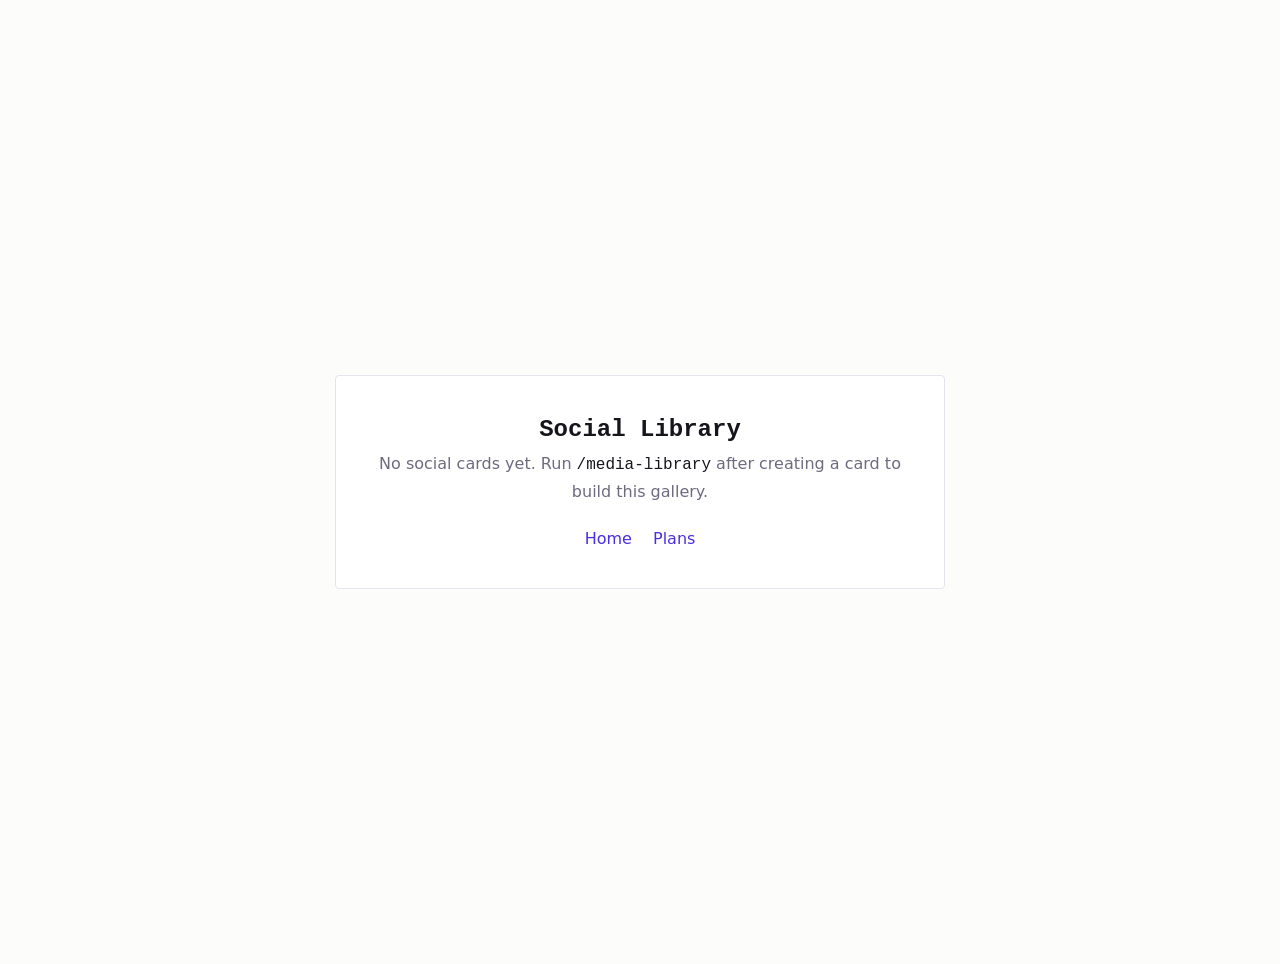
<file: docs/media/social/index.html>
<!doctype html>
<!-- ponytail: placeholder empty state so the Plans gallery's Social tab resolves.
     The media-library generator overwrites this file once a card exists. -->
<html lang="en">
  <head>
    <meta charset="utf-8" />
    <meta name="viewport" content="width=device-width, initial-scale=1" />
    <title>Social Library</title>
    <style>
      :root {
        --paper: #fcfcfa;
        --panel: #ffffff;
        --ink: #16151c;
        --ink-3: #6e6a80;
        --rule: #e6e3ec;
        --accent: #4a2fe0;
        color-scheme: light;
      }
      @media (prefers-color-scheme: dark) {
        :root {
          --paper: #121118;
          --panel: #1a1922;
          --ink: #edebf3;
          --ink-3: #8b87a0;
          --rule: #2c2a38;
          --accent: #a594ff;
          color-scheme: dark;
        }
      }
      body {
        margin: 0;
        min-height: 100vh;
        display: grid;
        place-items: center;
        padding: 2rem;
        background: var(--paper);
        color: var(--ink);
        font-family: system-ui, -apple-system, "Segoe UI", Roboto, sans-serif;
      }
      .empty {
        max-width: 34rem;
        text-align: center;
        background: var(--panel);
        border: 1px solid var(--rule);
        border-radius: 4px;
        padding: 2.5rem 2rem;
      }
      h1 {
        margin: 0 0 0.5rem;
        font-size: 1.5rem;
        font-family: ui-monospace, "SF Mono", SFMono-Regular, Menlo, monospace;
      }
      p {
        margin: 0 0 1.5rem;
        color: var(--ink-3);
        line-height: 1.6;
      }
      code {
        font-family: ui-monospace, "SF Mono", SFMono-Regular, Menlo, monospace;
        color: var(--ink);
      }
      nav a {
        color: var(--accent);
        text-decoration: none;
        margin: 0 0.5rem;
      }
      nav a:hover,
      nav a:focus-visible {
        text-decoration: underline;
      }
    </style>
  </head>
  <body>
    <main class="empty">
      <h1>Social Library</h1>
      <p>
        No social cards yet. Run <code>/media-library</code> after creating a card to build this gallery.
      </p>
      <nav aria-label="Collections">
        <a href="../../index.html">Home</a>
        <a href="../../plans/index.html">Plans</a>
      </nav>
    </main>
  </body>
</html>
</file>
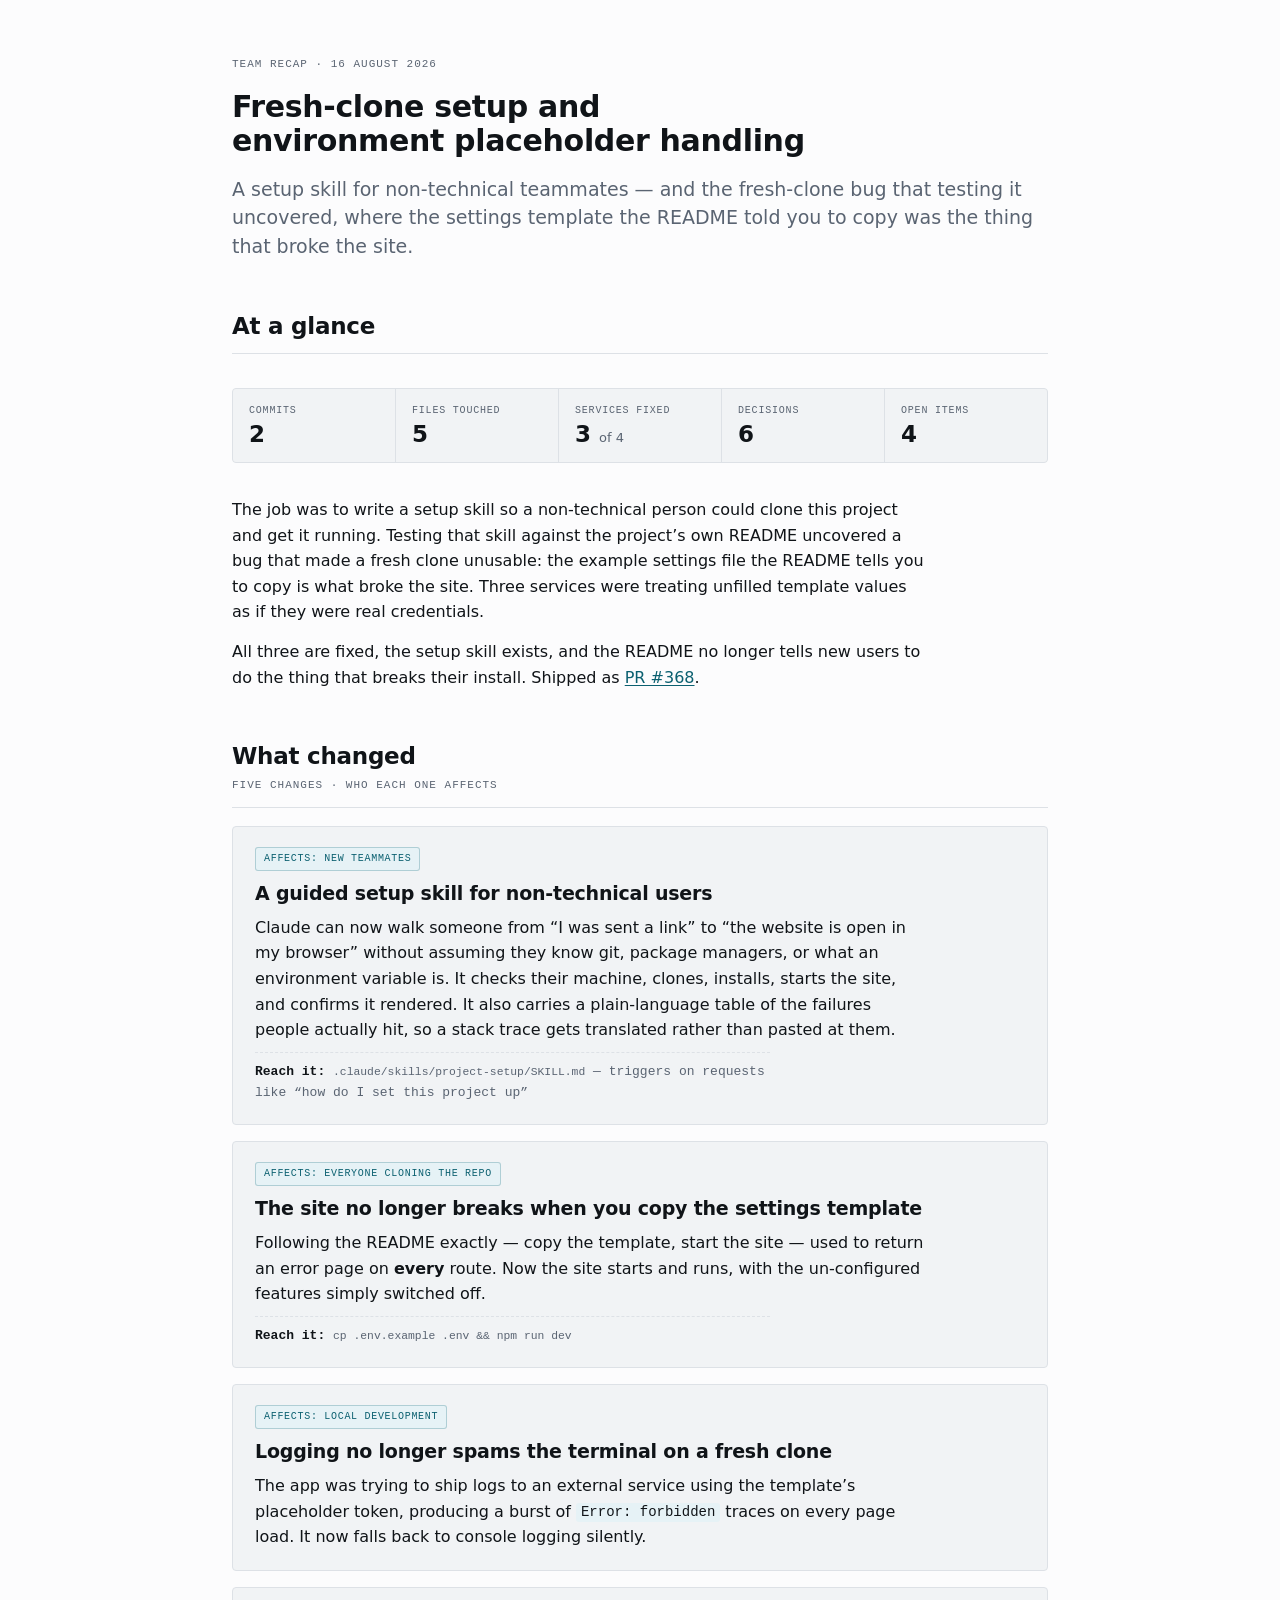
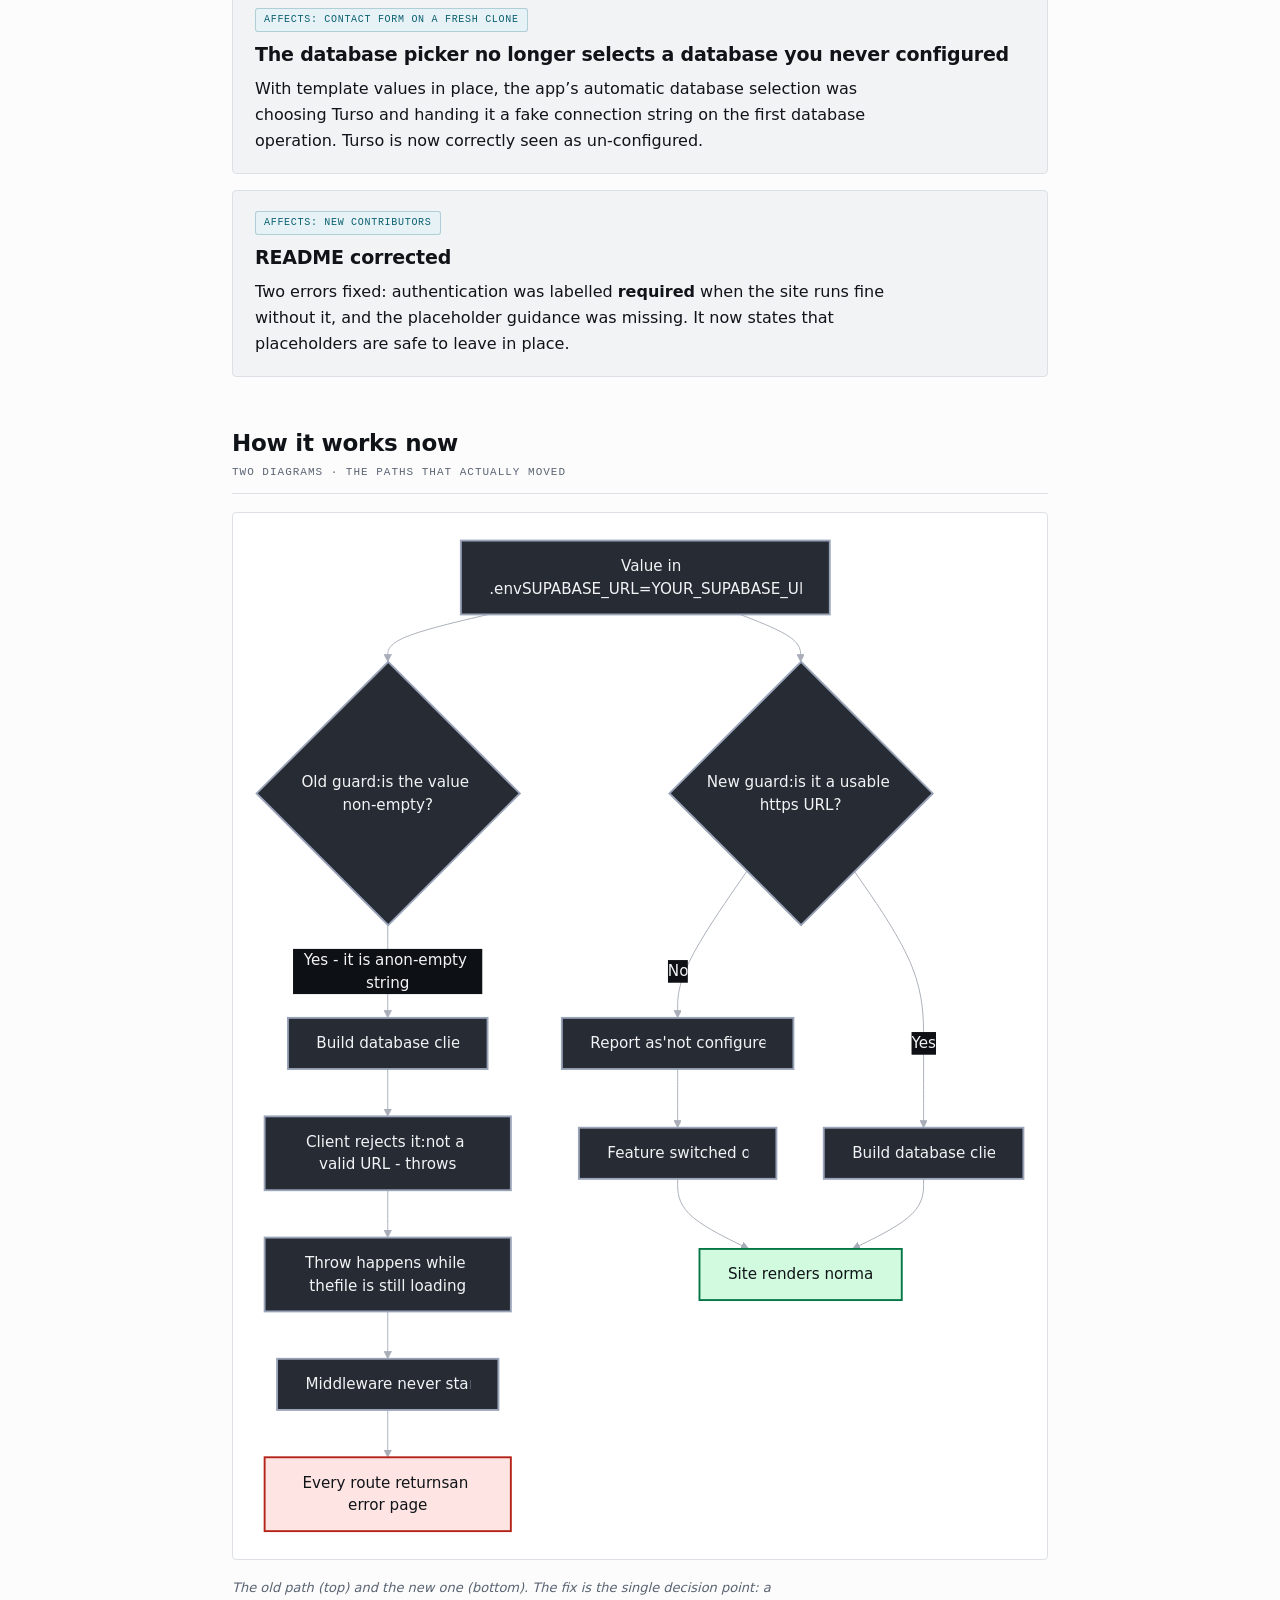
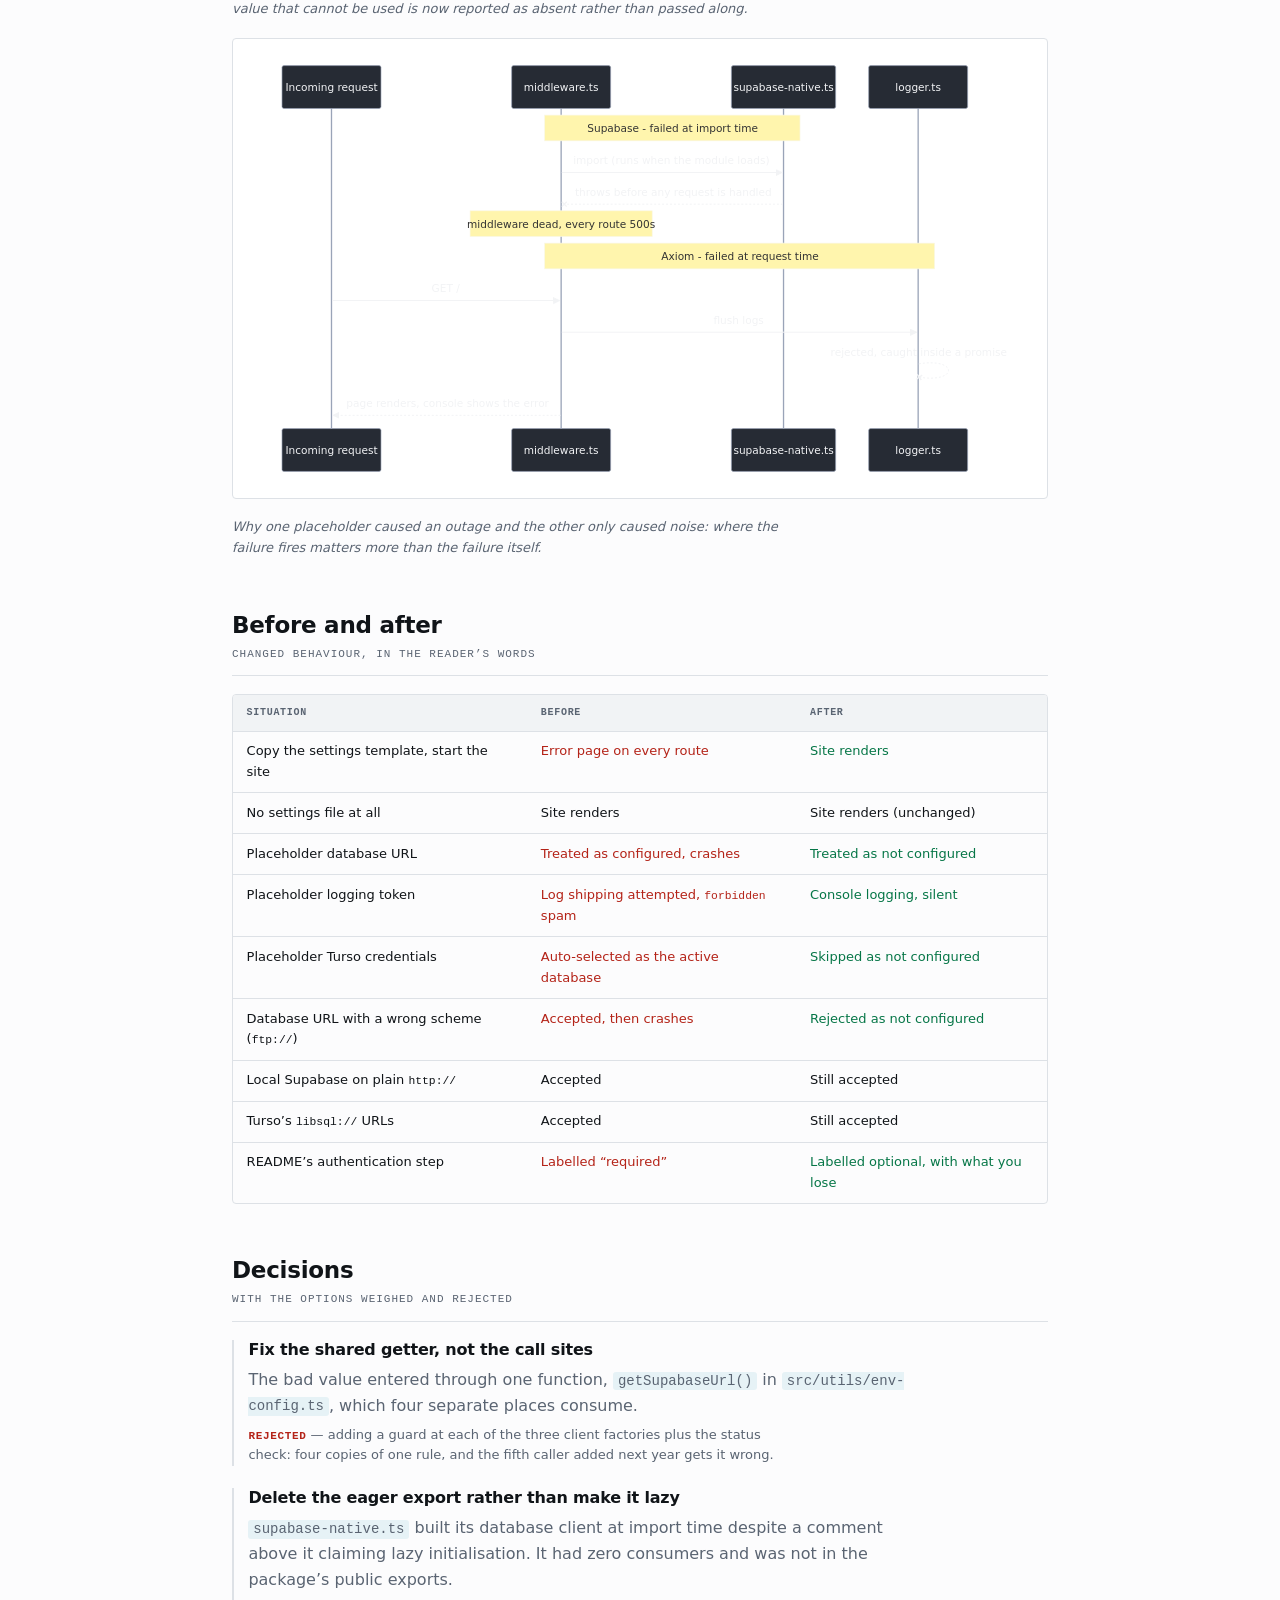
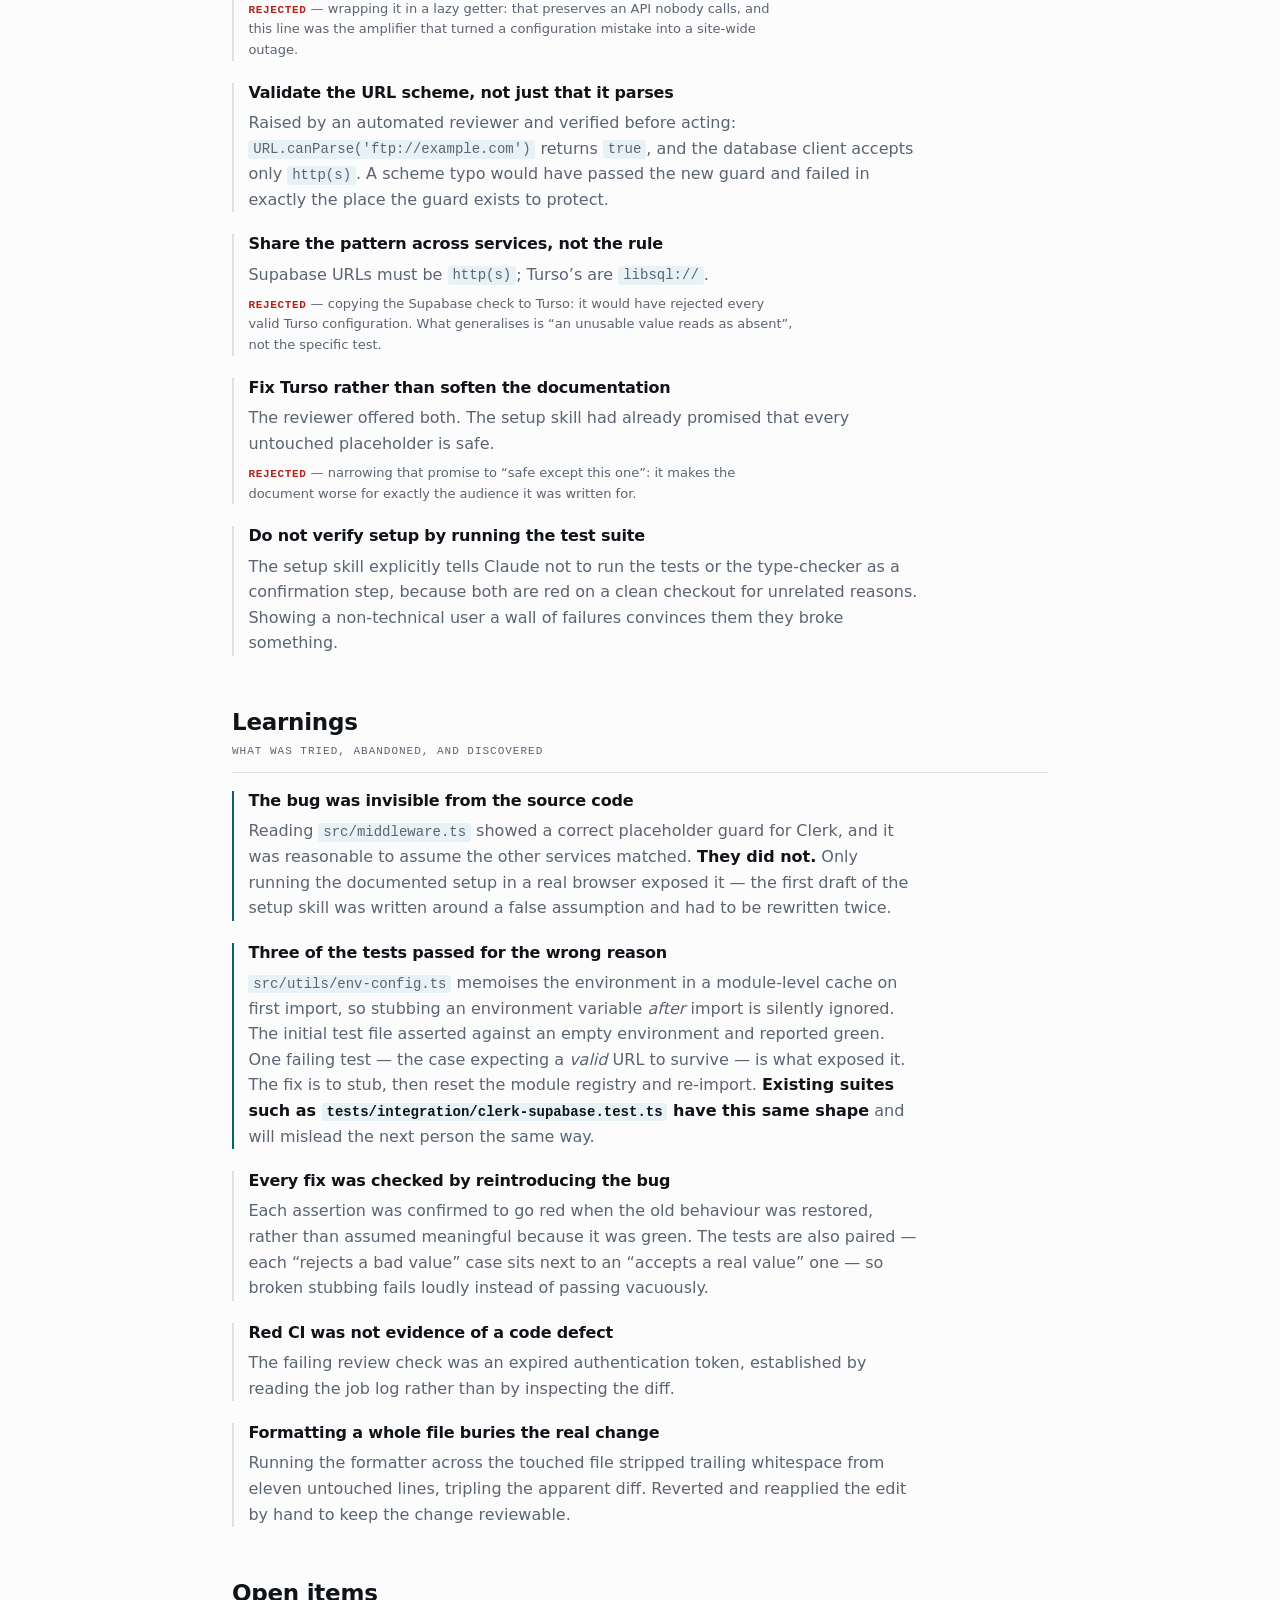
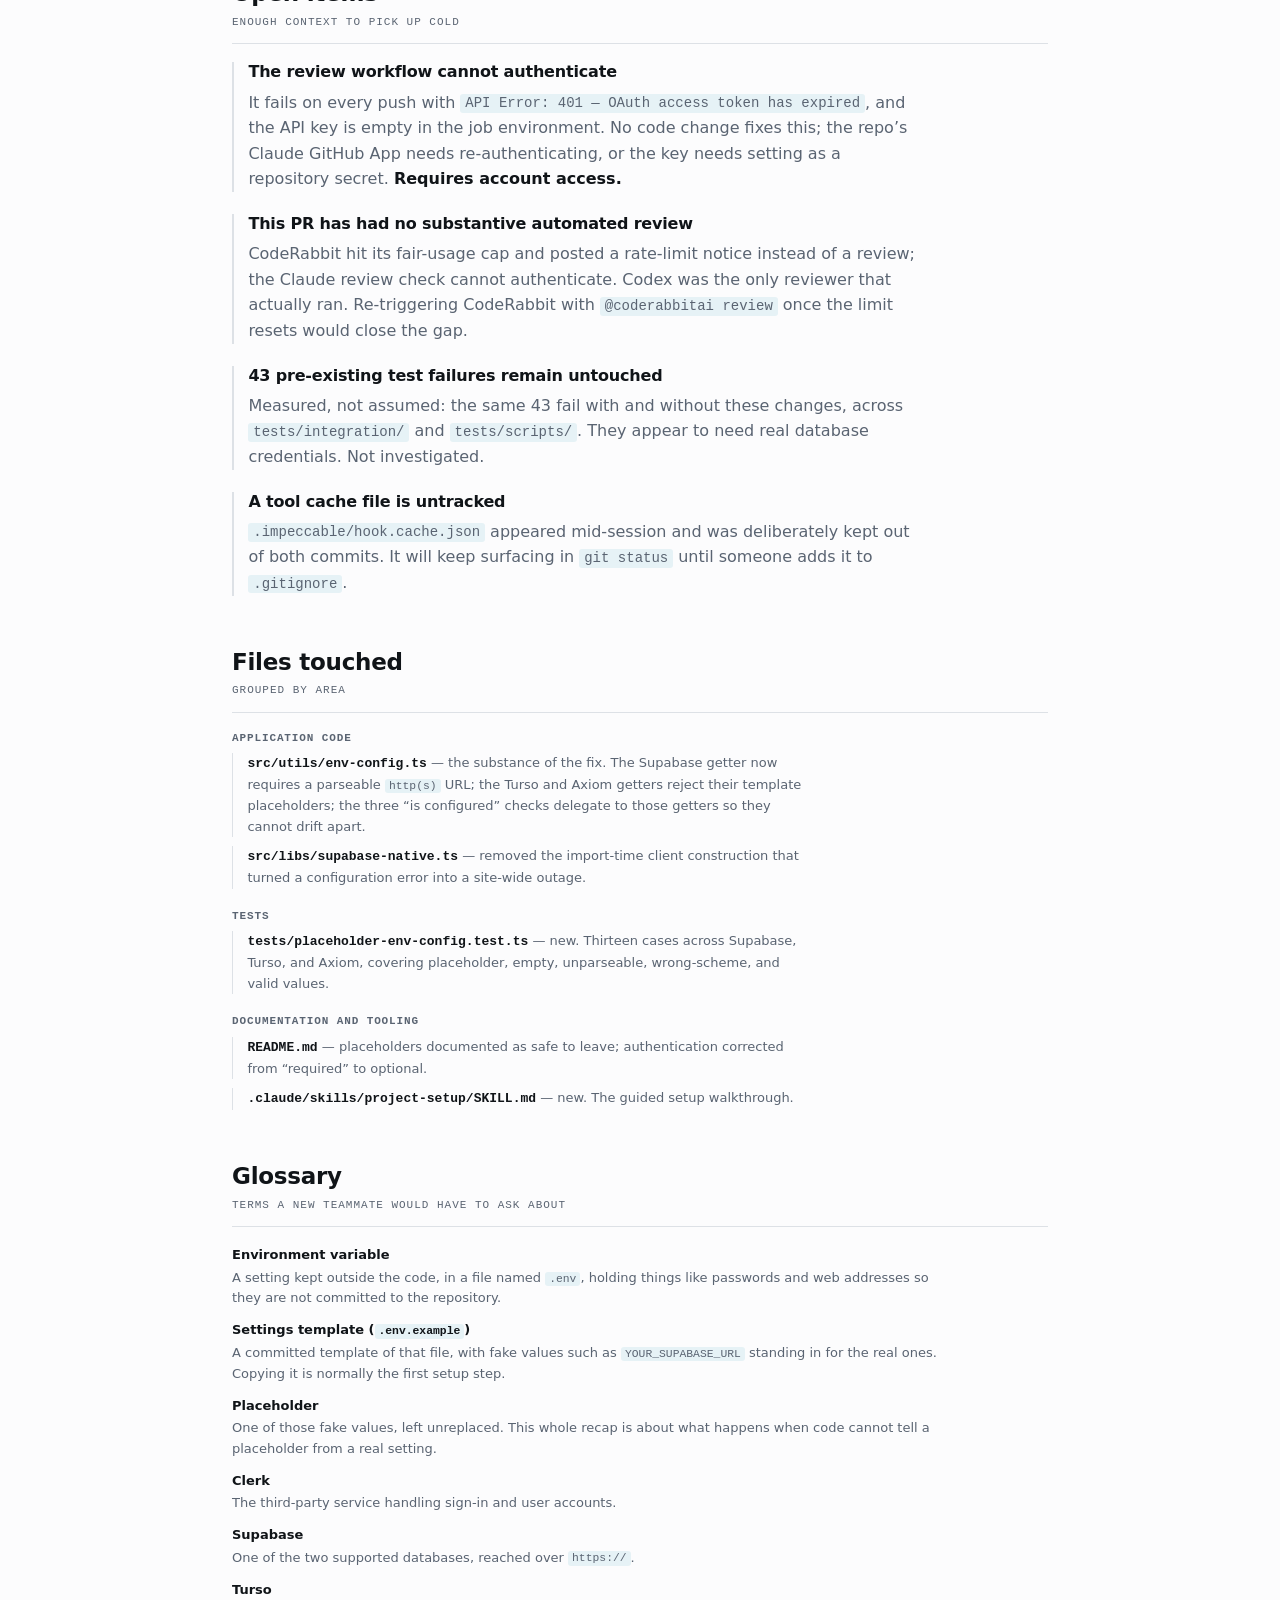
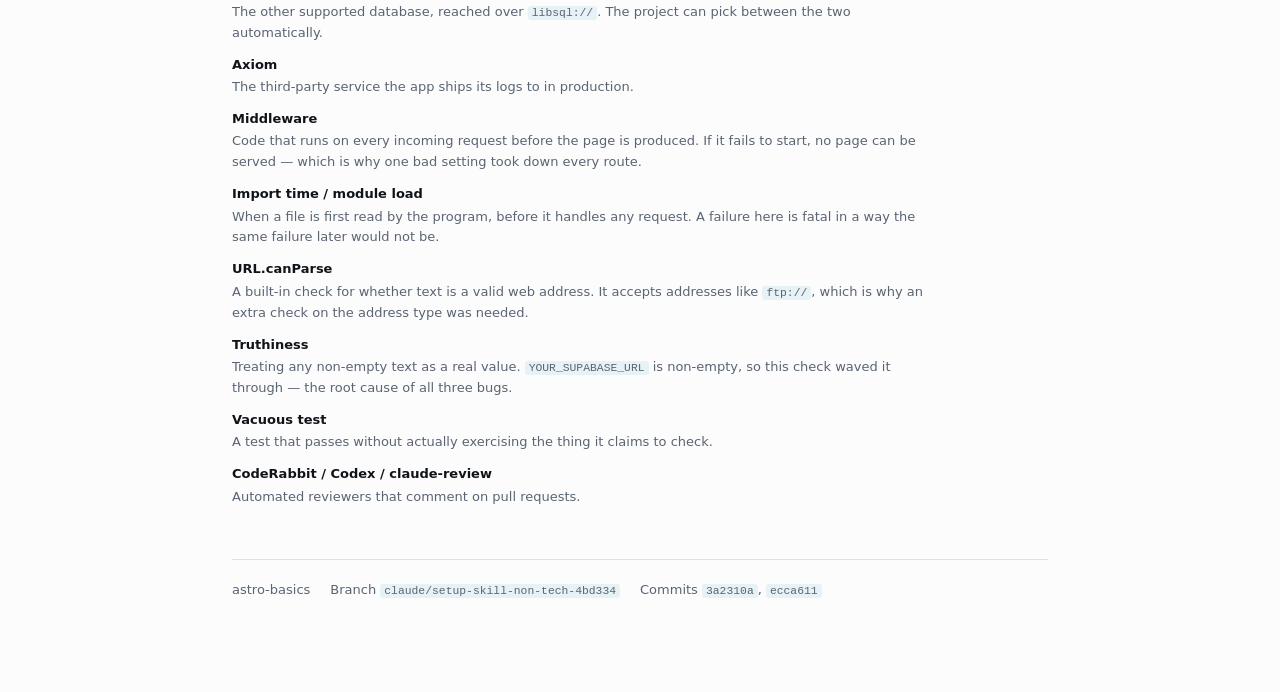
<file: .claude/artifacts/team-recap-2026-08-16.html>
<!doctype html>
<html lang="en">
<head>
<meta charset="utf-8">
<meta name="viewport" content="width=device-width, initial-scale=1">
<title>Fresh-clone setup and environment placeholder handling</title>
<style>
  html { color-scheme: light dark; }
  .mermaid-diagram { background: #ffffff !important; }
  .mermaid-diagram svg { max-width: 100%; height: auto; display: block; margin: 0 auto; }
</style>
</head>
<body>
<title>Fresh-clone setup and environment placeholder handling</title>
<style>
  :root {
    --paper: #fcfcfd;
    --sunk: #f1f3f5;
    --ink: #101418;
    --ink-soft: #5a6472;
    --rule: #dde1e6;
    --accent: #0b6070;
    --accent-wash: #e6f2f6;
    --bad: #b42318;
    --bad-wash: #fef3f2;
    --good: #067647;
    --good-wash: #ecfdf3;
    --diagram-ground: #ffffff;

    --step--1: 0.8125rem;
    --step-0: 1rem;
    --step-1: 1.1875rem;
    --step-2: 1.4375rem;
    --step-3: 1.875rem;

    --sans: ui-sans-serif, system-ui, -apple-system, "Segoe UI", sans-serif;
    --mono: ui-monospace, SFMono-Regular, Menlo, Consolas, monospace;
  }

  @media (prefers-color-scheme: dark) {
    :root:not([data-theme="light"]) {
      --paper: #0d1014;
      --sunk: #151a20;
      --ink: #e8eaed;
      --ink-soft: #99a2ad;
      --rule: #262c33;
      --accent: #6bb9c9;
      --accent-wash: #102a33;
      --bad: #fca19b;
      --bad-wash: #2a1414;
      --good: #6ee7a8;
      --good-wash: #0d2119;
      --diagram-ground: #e9edf0;
    }
  }

  :root[data-theme="dark"] {
    --paper: #0d1014;
    --sunk: #151a20;
    --ink: #e8eaed;
    --ink-soft: #99a2ad;
    --rule: #262c33;
    --accent: #6bb9c9;
    --accent-wash: #102a33;
    --bad: #fca19b;
    --bad-wash: #2a1414;
    --good: #6ee7a8;
    --good-wash: #0d2119;
    --diagram-ground: #e9edf0;
  }

  * { box-sizing: border-box; }

  body {
    margin: 0;
    background: var(--paper);
    color: var(--ink);
    font-family: var(--sans);
    font-size: var(--step-0);
    line-height: 1.6;
    -webkit-font-smoothing: antialiased;
  }

  .wrap {
    max-width: 54rem;
    margin: 0 auto;
    padding: 3.5rem 1.5rem 6rem;
    display: flex;
    flex-direction: column;
    gap: 3.25rem;
  }

  .prose { max-width: 68ch; }

  h1, h2, h3 { text-wrap: balance; margin: 0; font-weight: 600; letter-spacing: -0.011em; }
  h1 { font-size: var(--step-3); line-height: 1.15; }
  h2 { font-size: var(--step-2); line-height: 1.25; }
  h3 { font-size: var(--step-1); line-height: 1.3; }
  p { margin: 0; }

  header { display: flex; flex-direction: column; gap: 1rem; }

  .eyebrow {
    font-family: var(--mono);
    font-size: 0.6875rem;
    text-transform: uppercase;
    letter-spacing: 0.09em;
    color: var(--ink-soft);
  }

  .lede { font-size: var(--step-1); color: var(--ink-soft); line-height: 1.5; }

  section { display: flex; flex-direction: column; gap: 1.125rem; }
  section > .prose + .prose { margin-top: -0.25rem; }

  .section-head {
    display: flex;
    flex-direction: column;
    gap: 0.375rem;
    padding-bottom: 0.75rem;
    border-bottom: 1px solid var(--rule);
  }

  .stats {
    display: grid;
    grid-template-columns: repeat(auto-fit, minmax(8.5rem, 1fr));
    gap: 1px;
    background: var(--rule);
    border: 1px solid var(--rule);
    border-radius: 4px;
    overflow: hidden;
  }
  .stat { background: var(--sunk); padding: 0.9rem 1rem; display: flex; flex-direction: column; gap: 0.2rem; }
  .stat dt {
    font-family: var(--mono);
    font-size: 0.625rem;
    text-transform: uppercase;
    letter-spacing: 0.08em;
    color: var(--ink-soft);
  }
  .stat dd {
    margin: 0;
    font-size: var(--step-2);
    font-weight: 600;
    font-variant-numeric: tabular-nums;
    line-height: 1.1;
  }
  .stat dd small { font-size: var(--step--1); font-weight: 400; color: var(--ink-soft); }

  .cards { display: flex; flex-direction: column; gap: 1rem; }
  .card {
    border: 1px solid var(--rule);
    border-radius: 4px;
    padding: 1.25rem 1.375rem;
    background: var(--sunk);
    display: flex;
    flex-direction: column;
    gap: 0.6rem;
  }
  .card h3 { font-size: var(--step-1); }
  .card p { max-width: 66ch; }

  .chip {
    align-self: flex-start;
    font-family: var(--mono);
    font-size: 0.625rem;
    text-transform: uppercase;
    letter-spacing: 0.07em;
    padding: 0.2rem 0.5rem;
    border-radius: 3px;
    background: var(--accent-wash);
    color: var(--accent);
    border: 1px solid color-mix(in oklch, var(--accent) 25%, transparent);
  }

  .reach {
    font-family: var(--mono);
    font-size: var(--step--1);
    color: var(--ink-soft);
    padding-top: 0.55rem;
    border-top: 1px dashed var(--rule);
  }
  .reach strong { color: var(--ink); font-weight: 600; }

  .scroll { overflow-x: auto; border: 1px solid var(--rule); border-radius: 4px; }

  table { border-collapse: collapse; width: 100%; font-size: var(--step--1); }
  th, td { text-align: left; padding: 0.6rem 0.85rem; border-bottom: 1px solid var(--rule); vertical-align: top; }
  th {
    background: var(--sunk);
    font-family: var(--mono);
    font-size: 0.625rem;
    text-transform: uppercase;
    letter-spacing: 0.07em;
    color: var(--ink-soft);
    font-weight: 600;
    white-space: nowrap;
  }
  tbody tr:last-child td { border-bottom: none; }
  td.was { color: var(--bad); }
  td.now { color: var(--good); }

  code {
    font-family: var(--mono);
    font-size: 0.875em;
    background: var(--accent-wash);
    padding: 0.1em 0.35em;
    border-radius: 3px;
    overflow-wrap: anywhere;
  }
  td code, .reach code { background: transparent; padding: 0; }

  a { color: var(--accent); text-underline-offset: 2px; }
  a:focus-visible, summary:focus-visible { outline: 2px solid var(--accent); outline-offset: 2px; border-radius: 2px; }

  .entries { display: flex; flex-direction: column; gap: 1.375rem; }
  .entry { display: flex; flex-direction: column; gap: 0.4rem; padding-left: 0.9rem; border-left: 2px solid var(--rule); }
  .entry.flag { border-left-color: var(--accent); }
  .entry h3 { font-size: var(--step-0); }
  .entry p { max-width: 66ch; color: var(--ink-soft); }
  .entry p strong { color: var(--ink); font-weight: 600; }
  .rejected { font-size: var(--step--1); }
  .rejected b { font-family: var(--mono); font-size: 0.6875rem; text-transform: uppercase; letter-spacing: 0.06em; color: var(--bad); font-weight: 600; }

  .diagram-note { font-size: var(--step--1); color: var(--ink-soft); max-width: 66ch; font-style: italic; }

  .mermaid-diagram {
    background: var(--diagram-ground);
    border: 1px solid var(--rule);
    border-radius: 4px;
    padding: 1.25rem 1rem;
    overflow-x: auto;
  }
  .mermaid-diagram svg { max-width: 100%; height: auto; display: block; margin: 0 auto; }

  .files { display: flex; flex-direction: column; gap: 1.25rem; }
  .file-group h3 {
    font-family: var(--mono);
    font-size: 0.6875rem;
    text-transform: uppercase;
    letter-spacing: 0.08em;
    color: var(--ink-soft);
    font-weight: 600;
    margin-bottom: 0.5rem;
  }
  .file-group ul { margin: 0; padding: 0; list-style: none; display: flex; flex-direction: column; gap: 0.55rem; }
  .file-group li { font-size: var(--step--1); padding-left: 0.9rem; border-left: 1px solid var(--rule); max-width: 70ch; }
  .file-group li b { font-family: var(--mono); font-weight: 600; color: var(--ink); overflow-wrap: anywhere; }
  .file-group li span { color: var(--ink-soft); }

  dl.glossary { margin: 0; display: flex; flex-direction: column; gap: 0.7rem; }
  dl.glossary div { display: flex; flex-direction: column; gap: 0.1rem; max-width: 70ch; }
  dl.glossary dt { font-weight: 600; font-size: var(--step--1); }
  dl.glossary dd { margin: 0; font-size: var(--step--1); color: var(--ink-soft); }

  footer {
    border-top: 1px solid var(--rule);
    padding-top: 1.25rem;
    font-size: var(--step--1);
    color: var(--ink-soft);
    display: flex;
    flex-wrap: wrap;
    gap: 0.5rem 1.25rem;
  }

  @media (max-width: 34rem) {
    .wrap { padding: 2.5rem 1.1rem 4rem; gap: 2.5rem; }
    h1 { font-size: var(--step-2); }
  }
</style>

<div class="wrap">

  <header>
    <p class="eyebrow">Team recap &middot; 16 August 2026</p>
    <h1>Fresh-clone setup and environment placeholder handling</h1>
    <p class="lede">
      A setup skill for non-technical teammates &mdash; and the fresh-clone bug that testing it
      uncovered, where the settings template the README told you to copy was the thing that broke
      the site.
    </p>
  </header>

  <section>
    <div class="section-head">
      <h2>At a glance</h2>
    </div>
    <dl class="stats">
      <div class="stat"><dt>Commits</dt><dd>2</dd></div>
      <div class="stat"><dt>Files touched</dt><dd>5</dd></div>
      <div class="stat"><dt>Services fixed</dt><dd>3 <small>of 4</small></dd></div>
      <div class="stat"><dt>Decisions</dt><dd>6</dd></div>
      <div class="stat"><dt>Open items</dt><dd>4</dd></div>
    </dl>
    <div class="prose">
      <p>
        The job was to write a setup skill so a non-technical person could clone this project and
        get it running. Testing that skill against the project&rsquo;s own README uncovered a bug
        that made a fresh clone unusable: the example settings file the README tells you to copy is
        what broke the site. Three services were treating unfilled template values as if they were
        real credentials.
      </p>
    </div>
    <div class="prose">
      <p>
        All three are fixed, the setup skill exists, and the README no longer tells new users to do
        the thing that breaks their install. Shipped as
        <a href="https://github.com/shawn-sandy/astro-basics/pull/368">PR&nbsp;#368</a>.
      </p>
    </div>
  </section>

  <section>
    <div class="section-head">
      <h2>What changed</h2>
      <p class="eyebrow">Five changes &middot; who each one affects</p>
    </div>
    <div class="cards">

      <article class="card">
        <span class="chip">Affects: new teammates</span>
        <h3>A guided setup skill for non-technical users</h3>
        <p>
          Claude can now walk someone from &ldquo;I was sent a link&rdquo; to &ldquo;the website is
          open in my browser&rdquo; without assuming they know git, package managers, or what an
          environment variable is. It checks their machine, clones, installs, starts the site, and
          confirms it rendered. It also carries a plain-language table of the failures people
          actually hit, so a stack trace gets translated rather than pasted at them.
        </p>
        <p class="reach">
          <strong>Reach it:</strong> <code>.claude/skills/project-setup/SKILL.md</code> &mdash;
          triggers on requests like &ldquo;how do I set this project up&rdquo;
        </p>
      </article>

      <article class="card">
        <span class="chip">Affects: everyone cloning the repo</span>
        <h3>The site no longer breaks when you copy the settings template</h3>
        <p>
          Following the README exactly &mdash; copy the template, start the site &mdash; used to
          return an error page on <strong>every</strong> route. Now the site starts and runs, with
          the un-configured features simply switched off.
        </p>
        <p class="reach">
          <strong>Reach it:</strong> <code>cp .env.example .env &amp;&amp; npm run dev</code>
        </p>
      </article>

      <article class="card">
        <span class="chip">Affects: local development</span>
        <h3>Logging no longer spams the terminal on a fresh clone</h3>
        <p>
          The app was trying to ship logs to an external service using the template&rsquo;s
          placeholder token, producing a burst of <code>Error: forbidden</code> traces on every page
          load. It now falls back to console logging silently.
        </p>
      </article>

      <article class="card">
        <span class="chip">Affects: contact form on a fresh clone</span>
        <h3>The database picker no longer selects a database you never configured</h3>
        <p>
          With template values in place, the app&rsquo;s automatic database selection was choosing
          Turso and handing it a fake connection string on the first database operation. Turso is
          now correctly seen as un-configured.
        </p>
      </article>

      <article class="card">
        <span class="chip">Affects: new contributors</span>
        <h3>README corrected</h3>
        <p>
          Two errors fixed: authentication was labelled <strong>required</strong> when the site runs
          fine without it, and the placeholder guidance was missing. It now states that placeholders
          are safe to leave in place.
        </p>
      </article>

    </div>
  </section>

  <section>
    <div class="section-head">
      <h2>How it works now</h2>
      <p class="eyebrow">Two diagrams &middot; the paths that actually moved</p>
    </div>

    <div class="mermaid-diagram">
      <svg id="claude-mermaid-0" width="825.755859375" xmlns="http://www.w3.org/2000/svg" class="flowchart" height="1062" viewBox="0.5 0 825.755859375 1062" role="graphics-document document" aria-roledescription="flowchart-v2"><style>#claude-mermaid-0{font-family:ui-sans-serif,system-ui,-apple-system,"Segoe UI",sans-serif;font-size:16px;fill:#f2f3f5;}@keyframes edge-animation-frame{from{stroke-dashoffset:0;}}@keyframes dash{to{stroke-dashoffset:0;}}#claude-mermaid-0 .edge-animation-slow{stroke-dasharray:9,5!important;stroke-dashoffset:900;animation:dash 50s linear infinite;stroke-linecap:round;}#claude-mermaid-0 .edge-animation-fast{stroke-dasharray:9,5!important;stroke-dashoffset:900;animation:dash 20s linear infinite;stroke-linecap:round;}#claude-mermaid-0 .error-icon{fill:hsl(38.5714285714, 15.5555555556%, 22.6470588235%);}#claude-mermaid-0 .error-text{fill:rgb(188.2666666667, 194.6833333334, 206.2333333334);stroke:rgb(188.2666666667, 194.6833333334, 206.2333333334);}#claude-mermaid-0 .edge-thickness-normal{stroke-width:1px;}#claude-mermaid-0 .edge-thickness-thick{stroke-width:3.5px;}#claude-mermaid-0 .edge-pattern-solid{stroke-dasharray:0;}#claude-mermaid-0 .edge-thickness-invisible{stroke-width:0;fill:none;}#claude-mermaid-0 .edge-pattern-dashed{stroke-dasharray:3;}#claude-mermaid-0 .edge-pattern-dotted{stroke-dasharray:2;}#claude-mermaid-0 .marker{fill:#a8adb8;stroke:#a8adb8;}#claude-mermaid-0 .marker.cross{stroke:#a8adb8;}#claude-mermaid-0 svg{font-family:ui-sans-serif,system-ui,-apple-system,"Segoe UI",sans-serif;font-size:16px;}#claude-mermaid-0 p{margin:0;}#claude-mermaid-0 .label{font-family:ui-sans-serif,system-ui,-apple-system,"Segoe UI",sans-serif;color:#f2f3f5;}#claude-mermaid-0 .cluster-label text{fill:#f2f3f5;}#claude-mermaid-0 .cluster-label span{color:#f2f3f5;}#claude-mermaid-0 .cluster-label span p{background-color:transparent;}#claude-mermaid-0 .label text,#claude-mermaid-0 span{fill:#f2f3f5;color:#f2f3f5;}#claude-mermaid-0 .node rect,#claude-mermaid-0 .node circle,#claude-mermaid-0 .node ellipse,#claude-mermaid-0 .node polygon,#claude-mermaid-0 .node path{fill:#262b34;stroke:#9aa4b8;stroke-width:1px;}#claude-mermaid-0 .rough-node .label text,#claude-mermaid-0 .node .label text,#claude-mermaid-0 .image-shape .label,#claude-mermaid-0 .icon-shape .label{text-anchor:middle;}#claude-mermaid-0 .node .katex path{fill:#000;stroke:#000;stroke-width:1px;}#claude-mermaid-0 .rough-node .label,#claude-mermaid-0 .node .label,#claude-mermaid-0 .image-shape .label,#claude-mermaid-0 .icon-shape .label{text-align:center;}#claude-mermaid-0 .node.clickable{cursor:pointer;}#claude-mermaid-0 .root .anchor path{fill:#a8adb8!important;stroke-width:0;stroke:#a8adb8;}#claude-mermaid-0 .arrowheadPath{fill:#f2efeb;}#claude-mermaid-0 .edgePath .path{stroke:#a8adb8;stroke-width:1px;}#claude-mermaid-0 .flowchart-link{stroke:#a8adb8;fill:none;}#claude-mermaid-0 .edgeLabel{background-color:rgb(13, 16, 20);text-align:center;}#claude-mermaid-0 .edgeLabel p{background-color:rgb(13, 16, 20);}#claude-mermaid-0 .edgeLabel rect{opacity:0.5;background-color:rgb(13, 16, 20);fill:rgb(13, 16, 20);}#claude-mermaid-0 .labelBkg{background-color:rgba(13, 16, 20, 0.5);}#claude-mermaid-0 .cluster rect{fill:rgba(127,127,127,0.07);stroke:#9aa4b8;stroke-width:1px;}#claude-mermaid-0 .cluster text{fill:#f2f3f5;}#claude-mermaid-0 .cluster span{color:#f2f3f5;}#claude-mermaid-0 div.mermaidTooltip{position:absolute;text-align:center;max-width:200px;padding:2px;font-family:ui-sans-serif,system-ui,-apple-system,"Segoe UI",sans-serif;font-size:12px;background:hsl(38.5714285714, 15.5555555556%, 22.6470588235%);border:1px solid hsl(38.5714285714, 0%, 32.6470588235%);border-radius:2px;pointer-events:none;z-index:100;}#claude-mermaid-0 .flowchartTitleText{text-anchor:middle;font-size:18px;fill:#f2f3f5;}#claude-mermaid-0 rect.text{fill:none;stroke-width:0;}#claude-mermaid-0 .icon-shape,#claude-mermaid-0 .image-shape{background-color:rgb(13, 16, 20);text-align:center;}#claude-mermaid-0 .icon-shape p,#claude-mermaid-0 .image-shape p{background-color:rgb(13, 16, 20);padding:2px;}#claude-mermaid-0 .icon-shape .label rect,#claude-mermaid-0 .image-shape .label rect{opacity:0.5;background-color:rgb(13, 16, 20);fill:rgb(13, 16, 20);}#claude-mermaid-0 .label-icon{display:inline-block;height:1em;overflow:visible;vertical-align:-0.125em;}#claude-mermaid-0 .node .label-icon path{fill:currentColor;stroke:revert;stroke-width:revert;}#claude-mermaid-0 .node .neo-node{stroke:#9aa4b8;}#claude-mermaid-0 [data-look="neo"].node rect,#claude-mermaid-0 [data-look="neo"].cluster rect,#claude-mermaid-0 [data-look="neo"].node polygon{stroke:url(#claude-mermaid-0-gradient);filter:drop-shadow( 1px 2px 2px rgba(185,185,185,1));}#claude-mermaid-0 [data-look="neo"].node path{stroke:url(#claude-mermaid-0-gradient);stroke-width:1px;}#claude-mermaid-0 [data-look="neo"].node .outer-path{filter:drop-shadow( 1px 2px 2px rgba(185,185,185,1));}#claude-mermaid-0 [data-look="neo"].node .neo-line path{stroke:#9aa4b8;filter:none;}#claude-mermaid-0 [data-look="neo"].node circle{stroke:url(#claude-mermaid-0-gradient);filter:drop-shadow( 1px 2px 2px rgba(185,185,185,1));}#claude-mermaid-0 [data-look="neo"].node circle .state-start{fill:#000000;}#claude-mermaid-0 [data-look="neo"].icon-shape .icon{fill:url(#claude-mermaid-0-gradient);filter:drop-shadow( 1px 2px 2px rgba(185,185,185,1));}#claude-mermaid-0 [data-look="neo"].icon-shape .icon-neo path{stroke:url(#claude-mermaid-0-gradient);filter:drop-shadow( 1px 2px 2px rgba(185,185,185,1));}#claude-mermaid-0 .node rect,#claude-mermaid-0 .node circle,#claude-mermaid-0 .node polygon,#claude-mermaid-0 .node path,#claude-mermaid-0 .cluster rect{stroke-width:2px;}#claude-mermaid-0 :root{--mermaid-font-family:"trebuchet ms",verdana,arial,sans-serif;}</style><g><marker id="claude-mermaid-0_flowchart-v2-pointEnd" class="marker flowchart-v2" viewBox="0 0 10 10" refX="5" refY="5" markerUnits="userSpaceOnUse" markerWidth="8" markerHeight="8" orient="auto"><path d="M 0 0 L 10 5 L 0 10 z" class="arrowMarkerPath" style="stroke-width: 1; stroke-dasharray: 1, 0;"></path></marker><marker id="claude-mermaid-0_flowchart-v2-pointStart" class="marker flowchart-v2" viewBox="0 0 10 10" refX="4.5" refY="5" markerUnits="userSpaceOnUse" markerWidth="8" markerHeight="8" orient="auto"><path d="M 0 5 L 10 10 L 10 0 z" class="arrowMarkerPath" style="stroke-width: 1; stroke-dasharray: 1, 0;"></path></marker><marker id="claude-mermaid-0_flowchart-v2-pointEnd-margin" class="marker flowchart-v2" viewBox="0 0 11.5 14" refX="11.5" refY="7" markerUnits="userSpaceOnUse" markerWidth="10.5" markerHeight="14" orient="auto"><path d="M 0 0 L 11.5 7 L 0 14 z" class="arrowMarkerPath" style="stroke-width: 0; stroke-dasharray: 1, 0;"></path></marker><marker id="claude-mermaid-0_flowchart-v2-pointStart-margin" class="marker flowchart-v2" viewBox="0 0 11.5 14" refX="1" refY="7" markerUnits="userSpaceOnUse" markerWidth="11.5" markerHeight="14" orient="auto"><polygon points="0,7 11.5,14 11.5,0" class="arrowMarkerPath" style="stroke-width: 0; stroke-dasharray: 1, 0;"></polygon></marker><marker id="claude-mermaid-0_flowchart-v2-circleEnd" class="marker flowchart-v2" viewBox="0 0 10 10" refX="11" refY="5" markerUnits="userSpaceOnUse" markerWidth="11" markerHeight="11" orient="auto"><circle cx="5" cy="5" r="5" class="arrowMarkerPath" style="stroke-width: 1; stroke-dasharray: 1, 0;"></circle></marker><marker id="claude-mermaid-0_flowchart-v2-circleStart" class="marker flowchart-v2" viewBox="0 0 10 10" refX="-1" refY="5" markerUnits="userSpaceOnUse" markerWidth="11" markerHeight="11" orient="auto"><circle cx="5" cy="5" r="5" class="arrowMarkerPath" style="stroke-width: 1; stroke-dasharray: 1, 0;"></circle></marker><marker id="claude-mermaid-0_flowchart-v2-circleEnd-margin" class="marker flowchart-v2" viewBox="0 0 10 10" refY="5" refX="12.25" markerUnits="userSpaceOnUse" markerWidth="14" markerHeight="14" orient="auto"><circle cx="5" cy="5" r="5" class="arrowMarkerPath" style="stroke-width: 0; stroke-dasharray: 1, 0;"></circle></marker><marker id="claude-mermaid-0_flowchart-v2-circleStart-margin" class="marker flowchart-v2" viewBox="0 0 10 10" refX="-2" refY="5" markerUnits="userSpaceOnUse" markerWidth="14" markerHeight="14" orient="auto"><circle cx="5" cy="5" r="5" class="arrowMarkerPath" style="stroke-width: 0; stroke-dasharray: 1, 0;"></circle></marker><marker id="claude-mermaid-0_flowchart-v2-crossEnd" class="marker cross flowchart-v2" viewBox="0 0 11 11" refX="12" refY="5.2" markerUnits="userSpaceOnUse" markerWidth="11" markerHeight="11" orient="auto"><path d="M 1,1 l 9,9 M 10,1 l -9,9" class="arrowMarkerPath" style="stroke-width: 2; stroke-dasharray: 1, 0;"></path></marker><marker id="claude-mermaid-0_flowchart-v2-crossStart" class="marker cross flowchart-v2" viewBox="0 0 11 11" refX="-1" refY="5.2" markerUnits="userSpaceOnUse" markerWidth="11" markerHeight="11" orient="auto"><path d="M 1,1 l 9,9 M 10,1 l -9,9" class="arrowMarkerPath" style="stroke-width: 2; stroke-dasharray: 1, 0;"></path></marker><marker id="claude-mermaid-0_flowchart-v2-crossEnd-margin" class="marker cross flowchart-v2" viewBox="0 0 15 15" refX="17.7" refY="7.5" markerUnits="userSpaceOnUse" markerWidth="12" markerHeight="12" orient="auto"><path d="M 1,1 L 14,14 M 1,14 L 14,1" class="arrowMarkerPath" style="stroke-width: 2.5;"></path></marker><marker id="claude-mermaid-0_flowchart-v2-crossStart-margin" class="marker cross flowchart-v2" viewBox="0 0 15 15" refX="-3.5" refY="7.5" markerUnits="userSpaceOnUse" markerWidth="12" markerHeight="12" orient="auto"><path d="M 1,1 L 14,14 M 1,14 L 14,1" class="arrowMarkerPath" style="stroke-width: 2.5; stroke-dasharray: 1, 0;"></path></marker><g class="root"><g class="clusters"></g><g class="edgePaths"><path d="M253.247,86L235.539,90.167C217.831,94.333,182.416,102.667,164.708,110.333C147,118,147,125,147,128.5L147,132" id="claude-mermaid-0-L_A_B_0" class="edge-thickness-normal edge-pattern-solid edge-thickness-normal edge-pattern-solid flowchart-link" style=";" data-edge="true" data-et="edge" data-id="L_A_B_0" data-points="W3sieCI6MjUzLjI0Njk0ODI0MjE4NzUsInkiOjg2fSx7IngiOjE0NywieSI6MTExfSx7IngiOjE0NywieSI6MTM2fV0=" data-look="classic" marker-end="url(#claude-mermaid-0_flowchart-v2-pointEnd)"></path><path d="M147,414L147,422.167C147,430.333,147,446.667,147,462.333C147,478,147,493,147,500.5L147,508" id="claude-mermaid-0-L_B_C_0" class="edge-thickness-normal edge-pattern-solid edge-thickness-normal edge-pattern-solid flowchart-link" style=";" data-edge="true" data-et="edge" data-id="L_B_C_0" data-points="W3sieCI6MTQ3LCJ5Ijo0MTR9LHsieCI6MTQ3LCJ5Ijo0NjN9LHsieCI6MTQ3LCJ5Ijo1MTJ9XQ==" data-look="classic" marker-end="url(#claude-mermaid-0_flowchart-v2-pointEnd)"></path><path d="M147,566L147,570.167C147,574.333,147,582.667,147,590.333C147,598,147,605,147,608.5L147,612" id="claude-mermaid-0-L_C_D_0" class="edge-thickness-normal edge-pattern-solid edge-thickness-normal edge-pattern-solid flowchart-link" style=";" data-edge="true" data-et="edge" data-id="L_C_D_0" data-points="W3sieCI6MTQ3LCJ5Ijo1NjZ9LHsieCI6MTQ3LCJ5Ijo1OTF9LHsieCI6MTQ3LCJ5Ijo2MTZ9XQ==" data-look="classic" marker-end="url(#claude-mermaid-0_flowchart-v2-pointEnd)"></path><path d="M147,694L147,698.167C147,702.333,147,710.667,147,718.333C147,726,147,733,147,736.5L147,740" id="claude-mermaid-0-L_D_E_0" class="edge-thickness-normal edge-pattern-solid edge-thickness-normal edge-pattern-solid flowchart-link" style=";" data-edge="true" data-et="edge" data-id="L_D_E_0" data-points="W3sieCI6MTQ3LCJ5Ijo2OTR9LHsieCI6MTQ3LCJ5Ijo3MTl9LHsieCI6MTQ3LCJ5Ijo3NDR9XQ==" data-look="classic" marker-end="url(#claude-mermaid-0_flowchart-v2-pointEnd)"></path><path d="M147,822L147,826.167C147,830.333,147,838.667,147,846.333C147,854,147,861,147,864.5L147,868" id="claude-mermaid-0-L_E_F_0" class="edge-thickness-normal edge-pattern-solid edge-thickness-normal edge-pattern-solid flowchart-link" style=";" data-edge="true" data-et="edge" data-id="L_E_F_0" data-points="W3sieCI6MTQ3LCJ5Ijo4MjJ9LHsieCI6MTQ3LCJ5Ijo4NDd9LHsieCI6MTQ3LCJ5Ijo4NzJ9XQ==" data-look="classic" marker-end="url(#claude-mermaid-0_flowchart-v2-pointEnd)"></path><path d="M147,926L147,930.167C147,934.333,147,942.667,147,950.333C147,958,147,965,147,968.5L147,972" id="claude-mermaid-0-L_F_G_0" class="edge-thickness-normal edge-pattern-solid edge-thickness-normal edge-pattern-solid flowchart-link" style=";" data-edge="true" data-et="edge" data-id="L_F_G_0" data-points="W3sieCI6MTQ3LCJ5Ijo5MjZ9LHsieCI6MTQ3LCJ5Ijo5NTF9LHsieCI6MTQ3LCJ5Ijo5NzZ9XQ==" data-look="classic" marker-end="url(#claude-mermaid-0_flowchart-v2-pointEnd)"></path><path d="M518.93,86L529.607,90.167C540.284,94.333,561.638,102.667,572.315,110.333C582.992,118,582.992,125,582.992,128.5L582.992,132" id="claude-mermaid-0-L_A_H_0" class="edge-thickness-normal edge-pattern-solid edge-thickness-normal edge-pattern-solid flowchart-link" style=";" data-edge="true" data-et="edge" data-id="L_A_H_0" data-points="W3sieCI6NTE4LjkyOTY4NzUsInkiOjg2fSx7IngiOjU4Mi45OTIxODc1LCJ5IjoxMTF9LHsieCI6NTgyLjk5MjE4NzUsInkiOjEzNn1d" data-look="classic" marker-end="url(#claude-mermaid-0_flowchart-v2-pointEnd)"></path><path d="M526.207,357.215L514.03,374.846C501.852,392.477,477.497,427.738,465.32,452.869C453.143,478,453.143,493,453.143,500.5L453.143,508" id="claude-mermaid-0-L_H_I_0" class="edge-thickness-normal edge-pattern-solid edge-thickness-normal edge-pattern-solid flowchart-link" style=";" data-edge="true" data-et="edge" data-id="L_H_I_0" data-points="W3sieCI6NTI2LjIwNzE2OTc3MjIyNzMsInkiOjM1Ny4yMTQ5ODIyNzIyMjczfSx7IngiOjQ1My4xNDI1NzgxMjUsInkiOjQ2M30seyJ4Ijo0NTMuMTQyNTc4MTI1LCJ5Ijo1MTJ9XQ==" data-look="classic" marker-end="url(#claude-mermaid-0_flowchart-v2-pointEnd)"></path><path d="M453.143,566L453.143,570.167C453.143,574.333,453.143,582.667,453.143,592.333C453.143,602,453.143,613,453.143,618.5L453.143,624" id="claude-mermaid-0-L_I_J_0" class="edge-thickness-normal edge-pattern-solid edge-thickness-normal edge-pattern-solid flowchart-link" style=";" data-edge="true" data-et="edge" data-id="L_I_J_0" data-points="W3sieCI6NDUzLjE0MjU3ODEyNSwieSI6NTY2fSx7IngiOjQ1My4xNDI1NzgxMjUsInkiOjU5MX0seyJ4Ijo0NTMuMTQyNTc4MTI1LCJ5Ijo2Mjh9XQ==" data-look="classic" marker-end="url(#claude-mermaid-0_flowchart-v2-pointEnd)"></path><path d="M453.143,682L453.143,688.167C453.143,694.333,453.143,706.667,465.056,718.705C476.97,730.744,500.797,742.488,512.71,748.36L524.624,754.232" id="claude-mermaid-0-L_J_K_0" class="edge-thickness-normal edge-pattern-solid edge-thickness-normal edge-pattern-solid flowchart-link" style=";" data-edge="true" data-et="edge" data-id="L_J_K_0" data-points="W3sieCI6NDUzLjE0MjU3ODEyNSwieSI6NjgyfSx7IngiOjQ1My4xNDI1NzgxMjUsInkiOjcxOX0seyJ4Ijo1MjguMjExODgzNTQ0OTIxOSwieSI6NzU2fV0=" data-look="classic" marker-end="url(#claude-mermaid-0_flowchart-v2-pointEnd)"></path><path d="M639.777,357.215L651.955,374.846C664.132,392.477,688.487,427.738,700.664,458.036C712.842,488.333,712.842,513.667,712.842,535C712.842,556.333,712.842,573.667,712.842,587.833C712.842,602,712.842,613,712.842,618.5L712.842,624" id="claude-mermaid-0-L_H_C2_0" class="edge-thickness-normal edge-pattern-solid edge-thickness-normal edge-pattern-solid flowchart-link" style=";" data-edge="true" data-et="edge" data-id="L_H_C2_0" data-points="[base64]" data-look="classic" marker-end="url(#claude-mermaid-0_flowchart-v2-pointEnd)"></path><path d="M712.842,682L712.842,688.167C712.842,694.333,712.842,706.667,700.928,718.705C689.015,730.744,665.188,742.488,653.274,748.36L641.36,754.232" id="claude-mermaid-0-L_C2_K_0" class="edge-thickness-normal edge-pattern-solid edge-thickness-normal edge-pattern-solid flowchart-link" style=";" data-edge="true" data-et="edge" data-id="L_C2_K_0" data-points="W3sieCI6NzEyLjg0MTc5Njg3NSwieSI6NjgyfSx7IngiOjcxMi44NDE3OTY4NzUsInkiOjcxOX0seyJ4Ijo2MzcuNzcyNDkxNDU1MDc4MSwieSI6NzU2fV0=" data-look="classic" marker-end="url(#claude-mermaid-0_flowchart-v2-pointEnd)"></path></g><g class="edgeLabels"><g class="edgeLabel"><g class="label" data-id="L_A_B_0" transform="translate(0, 0)"><foreignObject width="0" height="0"><div xmlns="http://www.w3.org/1999/xhtml" class="labelBkg" style="display: table-cell; white-space: nowrap; line-height: 1.5; max-width: 200px; text-align: center;"><span class="edgeLabel"></span></div></foreignObject></g></g><g class="edgeLabel" transform="translate(147, 463)"><g class="label" data-id="L_B_C_0" transform="translate(-100, -24)"><foreignObject width="200" height="48"><div xmlns="http://www.w3.org/1999/xhtml" class="labelBkg" style="display: table; white-space: break-spaces; line-height: 1.5; max-width: 200px; text-align: center; width: 200px;"><span class="edgeLabel"><p>Yes - it is anon-empty string</p></span></div></foreignObject></g></g><g class="edgeLabel"><g class="label" data-id="L_C_D_0" transform="translate(0, 0)"><foreignObject width="0" height="0"><div xmlns="http://www.w3.org/1999/xhtml" class="labelBkg" style="display: table-cell; white-space: nowrap; line-height: 1.5; max-width: 200px; text-align: center;"><span class="edgeLabel"></span></div></foreignObject></g></g><g class="edgeLabel"><g class="label" data-id="L_D_E_0" transform="translate(0, 0)"><foreignObject width="0" height="0"><div xmlns="http://www.w3.org/1999/xhtml" class="labelBkg" style="display: table-cell; white-space: nowrap; line-height: 1.5; max-width: 200px; text-align: center;"><span class="edgeLabel"></span></div></foreignObject></g></g><g class="edgeLabel"><g class="label" data-id="L_E_F_0" transform="translate(0, 0)"><foreignObject width="0" height="0"><div xmlns="http://www.w3.org/1999/xhtml" class="labelBkg" style="display: table-cell; white-space: nowrap; line-height: 1.5; max-width: 200px; text-align: center;"><span class="edgeLabel"></span></div></foreignObject></g></g><g class="edgeLabel"><g class="label" data-id="L_F_G_0" transform="translate(0, 0)"><foreignObject width="0" height="0"><div xmlns="http://www.w3.org/1999/xhtml" class="labelBkg" style="display: table-cell; white-space: nowrap; line-height: 1.5; max-width: 200px; text-align: center;"><span class="edgeLabel"></span></div></foreignObject></g></g><g class="edgeLabel"><g class="label" data-id="L_A_H_0" transform="translate(0, 0)"><foreignObject width="0" height="0"><div xmlns="http://www.w3.org/1999/xhtml" class="labelBkg" style="display: table-cell; white-space: nowrap; line-height: 1.5; max-width: 200px; text-align: center;"><span class="edgeLabel"></span></div></foreignObject></g></g><g class="edgeLabel" transform="translate(453.142578125, 463)"><g class="label" data-id="L_H_I_0" transform="translate(-10.3515625, -12)"><foreignObject width="20.703125" height="24"><div xmlns="http://www.w3.org/1999/xhtml" class="labelBkg" style="display: table-cell; white-space: nowrap; line-height: 1.5; max-width: 200px; text-align: center;"><span class="edgeLabel"><p>No</p></span></div></foreignObject></g></g><g class="edgeLabel"><g class="label" data-id="L_I_J_0" transform="translate(0, 0)"><foreignObject width="0" height="0"><div xmlns="http://www.w3.org/1999/xhtml" class="labelBkg" style="display: table-cell; white-space: nowrap; line-height: 1.5; max-width: 200px; text-align: center;"><span class="edgeLabel"></span></div></foreignObject></g></g><g class="edgeLabel"><g class="label" data-id="L_J_K_0" transform="translate(0, 0)"><foreignObject width="0" height="0"><div xmlns="http://www.w3.org/1999/xhtml" class="labelBkg" style="display: table-cell; white-space: nowrap; line-height: 1.5; max-width: 200px; text-align: center;"><span class="edgeLabel"></span></div></foreignObject></g></g><g class="edgeLabel" transform="translate(712.841796875, 539)"><g class="label" data-id="L_H_C2_0" transform="translate(-12.8671875, -12)"><foreignObject width="25.734375" height="24"><div xmlns="http://www.w3.org/1999/xhtml" class="labelBkg" style="display: table-cell; white-space: nowrap; line-height: 1.5; max-width: 200px; text-align: center;"><span class="edgeLabel"><p>Yes</p></span></div></foreignObject></g></g><g class="edgeLabel"><g class="label" data-id="L_C2_K_0" transform="translate(0, 0)"><foreignObject width="0" height="0"><div xmlns="http://www.w3.org/1999/xhtml" class="labelBkg" style="display: table-cell; white-space: nowrap; line-height: 1.5; max-width: 200px; text-align: center;"><span class="edgeLabel"></span></div></foreignObject></g></g></g><g class="nodes"><g class="node default" id="claude-mermaid-0-flowchart-A-0" data-look="classic" transform="translate(418.9921875, 47)"><rect class="basic label-container" style="" x="-194.78125" y="-39" width="389.5625" height="78"></rect><g class="label" style="" transform="translate(-164.78125, -24)"><rect></rect><foreignObject width="329.5625" height="48"><div xmlns="http://www.w3.org/1999/xhtml" style="display: table; white-space: break-spaces; line-height: 1.5; max-width: 200px; text-align: center; width: 200px;"><span class="nodeLabel"><p>Value in .envSUPABASE_URL=YOUR_SUPABASE_URL</p></span></div></foreignObject></g></g><g class="node default" id="claude-mermaid-0-flowchart-B-1" data-look="classic" transform="translate(147, 275)"><polygon points="139,0 278,-139 139,-278 0,-139" class="label-container" transform="translate(-138.5, 139)"></polygon><g class="label" style="" transform="translate(-100, -24)"><rect></rect><foreignObject width="200" height="48"><div xmlns="http://www.w3.org/1999/xhtml" style="display: table; white-space: break-spaces; line-height: 1.5; max-width: 200px; text-align: center; width: 200px;"><span class="nodeLabel"><p>Old guard:is the value non-empty?</p></span></div></foreignObject></g></g><g class="node default" id="claude-mermaid-0-flowchart-C-3" data-look="classic" transform="translate(147, 539)"><rect class="basic label-container" style="" x="-105.4140625" y="-27" width="210.828125" height="54"></rect><g class="label" style="" transform="translate(-75.4140625, -12)"><rect></rect><foreignObject width="150.828125" height="24"><div xmlns="http://www.w3.org/1999/xhtml" style="display: table-cell; white-space: nowrap; line-height: 1.5; max-width: 200px; text-align: center;"><span class="nodeLabel"><p>Build database client</p></span></div></foreignObject></g></g><g class="node default" id="claude-mermaid-0-flowchart-D-5" data-look="classic" transform="translate(147, 655)"><rect class="basic label-container" style="" x="-130" y="-39" width="260" height="78"></rect><g class="label" style="" transform="translate(-100, -24)"><rect></rect><foreignObject width="200" height="48"><div xmlns="http://www.w3.org/1999/xhtml" style="display: table; white-space: break-spaces; line-height: 1.5; max-width: 200px; text-align: center; width: 200px;"><span class="nodeLabel"><p>Client rejects it:not a valid URL - throws</p></span></div></foreignObject></g></g><g class="node default" id="claude-mermaid-0-flowchart-E-7" data-look="classic" transform="translate(147, 783)"><rect class="basic label-container" style="" x="-130" y="-39" width="260" height="78"></rect><g class="label" style="" transform="translate(-100, -24)"><rect></rect><foreignObject width="200" height="48"><div xmlns="http://www.w3.org/1999/xhtml" style="display: table; white-space: break-spaces; line-height: 1.5; max-width: 200px; text-align: center; width: 200px;"><span class="nodeLabel"><p>Throw happens while thefile is still loading</p></span></div></foreignObject></g></g><g class="node default" id="claude-mermaid-0-flowchart-F-9" data-look="classic" transform="translate(147, 899)"><rect class="basic label-container" style="" x="-116.85546875" y="-27" width="233.7109375" height="54"></rect><g class="label" style="" transform="translate(-86.85546875, -12)"><rect></rect><foreignObject width="173.7109375" height="24"><div xmlns="http://www.w3.org/1999/xhtml" style="display: table-cell; white-space: nowrap; line-height: 1.5; max-width: 200px; text-align: center;"><span class="nodeLabel"><p>Middleware never starts</p></span></div></foreignObject></g></g><g class="node default" id="claude-mermaid-0-flowchart-G-11" data-look="classic" transform="translate(147, 1015)"><rect class="basic label-container" style="fill:#fee4e2 !important;stroke:#b42318 !important" x="-130" y="-39" width="260" height="78"></rect><g class="label" style="color:#101418 !important" transform="translate(-100, -24)"><rect></rect><foreignObject width="200" height="48"><div style="color: rgb(16, 20, 24) !important; display: table; white-space: break-spaces; line-height: 1.5; max-width: 200px; text-align: center; width: 200px;" xmlns="http://www.w3.org/1999/xhtml"><span style="color:#101418 !important" class="nodeLabel"><p>Every route returnsan error page</p></span></div></foreignObject></g></g><g class="node default" id="claude-mermaid-0-flowchart-H-13" data-look="classic" transform="translate(582.9921875, 275)"><polygon points="139,0 278,-139 139,-278 0,-139" class="label-container" transform="translate(-138.5, 139)"></polygon><g class="label" style="" transform="translate(-100, -24)"><rect></rect><foreignObject width="200" height="48"><div xmlns="http://www.w3.org/1999/xhtml" style="display: table; white-space: break-spaces; line-height: 1.5; max-width: 200px; text-align: center; width: 200px;"><span class="nodeLabel"><p>New guard:is it a usable https URL?</p></span></div></foreignObject></g></g><g class="node default" id="claude-mermaid-0-flowchart-I-15" data-look="classic" transform="translate(453.142578125, 539)"><rect class="basic label-container" style="" x="-122.265625" y="-27" width="244.53125" height="54"></rect><g class="label" style="" transform="translate(-92.265625, -12)"><rect></rect><foreignObject width="184.53125" height="24"><div xmlns="http://www.w3.org/1999/xhtml" style="display: table-cell; white-space: nowrap; line-height: 1.5; max-width: 200px; text-align: center;"><span class="nodeLabel"><p>Report as'not configured'</p></span></div></foreignObject></g></g><g class="node default" id="claude-mermaid-0-flowchart-J-17" data-look="classic" transform="translate(453.142578125, 655)"><rect class="basic label-container" style="" x="-104.28515625" y="-27" width="208.5703125" height="54"></rect><g class="label" style="" transform="translate(-74.28515625, -12)"><rect></rect><foreignObject width="148.5703125" height="24"><div xmlns="http://www.w3.org/1999/xhtml" style="display: table-cell; white-space: nowrap; line-height: 1.5; max-width: 200px; text-align: center;"><span class="nodeLabel"><p>Feature switched off</p></span></div></foreignObject></g></g><g class="node default" id="claude-mermaid-0-flowchart-K-19" data-look="classic" transform="translate(582.9921875, 783)"><rect class="basic label-container" style="fill:#d1fadf !important;stroke:#067647 !important" x="-106.8046875" y="-27" width="213.609375" height="54"></rect><g class="label" style="color:#101418 !important" transform="translate(-76.8046875, -12)"><rect></rect><foreignObject width="153.609375" height="24"><div style="color: rgb(16, 20, 24) !important; display: table-cell; white-space: nowrap; line-height: 1.5; max-width: 200px; text-align: center;" xmlns="http://www.w3.org/1999/xhtml"><span style="color:#101418 !important" class="nodeLabel"><p>Site renders normally</p></span></div></foreignObject></g></g><g class="node default" id="claude-mermaid-0-flowchart-C2-21" data-look="classic" transform="translate(712.841796875, 655)"><rect class="basic label-container" style="" x="-105.4140625" y="-27" width="210.828125" height="54"></rect><g class="label" style="" transform="translate(-75.4140625, -12)"><rect></rect><foreignObject width="150.828125" height="24"><div xmlns="http://www.w3.org/1999/xhtml" style="display: table-cell; white-space: nowrap; line-height: 1.5; max-width: 200px; text-align: center;"><span class="nodeLabel"><p>Build database client</p></span></div></foreignObject></g></g></g></g></g><defs><filter id="claude-mermaid-0-drop-shadow" height="130%" width="130%"><feDropShadow dx="4" dy="4" stdDeviation="0" flood-opacity="0.06" flood-color="#000000"></feDropShadow></filter></defs><defs><filter id="claude-mermaid-0-drop-shadow-small" height="150%" width="150%"><feDropShadow dx="2" dy="2" stdDeviation="0" flood-opacity="0.06" flood-color="#000000"></feDropShadow></filter></defs><linearGradient id="claude-mermaid-0-gradient" gradientUnits="objectBoundingBox" x1="0%" y1="0%" x2="100%" y2="0%"><stop offset="0%" stop-color="#9aa4b8" stop-opacity="1"></stop><stop offset="100%" stop-color="hsl(98.5714285714, 0%, 27.6470588235%)" stop-opacity="1"></stop></linearGradient></svg>
    </div>
    <p class="diagram-note">
      The old path (top) and the new one (bottom). The fix is the single decision point: a value
      that cannot be used is now reported as absent rather than passed along.
    </p>

    <div class="mermaid-diagram">
      <svg id="claude-mermaid-1" width="1185" xmlns="http://www.w3.org/2000/svg" height="636" viewBox="-50 -10 1185 636" role="graphics-document document" aria-roledescription="sequence"><g><rect x="889" y="550" fill="#eaeaea" stroke="#666" width="150" height="65" name="L" rx="3" ry="3" class="actor actor-bottom"></rect><text x="964" y="582.5" dominant-baseline="central" alignment-baseline="central" class="actor actor-box" style="text-anchor: middle; font-size: 16px; font-weight: 400;"><tspan x="964" dy="0">logger.ts</tspan></text></g><g><rect x="681" y="550" fill="#eaeaea" stroke="#666" width="158" height="65" name="S" rx="3" ry="3" class="actor actor-bottom"></rect><text x="760" y="582.5" dominant-baseline="central" alignment-baseline="central" class="actor actor-box" style="text-anchor: middle; font-size: 16px; font-weight: 400;"><tspan x="760" dy="0">supabase-native.ts</tspan></text></g><g><rect x="348" y="550" fill="#eaeaea" stroke="#666" width="150" height="65" name="M" rx="3" ry="3" class="actor actor-bottom"></rect><text x="423" y="582.5" dominant-baseline="central" alignment-baseline="central" class="actor actor-box" style="text-anchor: middle; font-size: 16px; font-weight: 400;"><tspan x="423" dy="0">middleware.ts</tspan></text></g><g><rect x="0" y="550" fill="#eaeaea" stroke="#666" width="150" height="65" name="R" rx="3" ry="3" class="actor actor-bottom"></rect><text x="75" y="582.5" dominant-baseline="central" alignment-baseline="central" class="actor actor-box" style="text-anchor: middle; font-size: 16px; font-weight: 400;"><tspan x="75" dy="0">Incoming request</tspan></text></g><g><line id="actor3" x1="964" y1="65" x2="964" y2="550" class="actor-line 200" stroke-width="0.5px" stroke="#999" name="L" data-et="life-line" data-id="L"></line><g id="root-3" data-et="participant" data-type="participant" data-id="L"><rect x="889" y="0" fill="#eaeaea" stroke="#666" width="150" height="65" name="L" rx="3" ry="3" class="actor actor-top"></rect><text x="964" y="32.5" dominant-baseline="central" alignment-baseline="central" class="actor actor-box" style="text-anchor: middle; font-size: 16px; font-weight: 400;"><tspan x="964" dy="0">logger.ts</tspan></text></g></g><g><line id="actor2" x1="760" y1="65" x2="760" y2="550" class="actor-line 200" stroke-width="0.5px" stroke="#999" name="S" data-et="life-line" data-id="S"></line><g id="root-2" data-et="participant" data-type="participant" data-id="S"><rect x="681" y="0" fill="#eaeaea" stroke="#666" width="158" height="65" name="S" rx="3" ry="3" class="actor actor-top"></rect><text x="760" y="32.5" dominant-baseline="central" alignment-baseline="central" class="actor actor-box" style="text-anchor: middle; font-size: 16px; font-weight: 400;"><tspan x="760" dy="0">supabase-native.ts</tspan></text></g></g><g><line id="actor1" x1="423" y1="65" x2="423" y2="550" class="actor-line 200" stroke-width="0.5px" stroke="#999" name="M" data-et="life-line" data-id="M"></line><g id="root-1" data-et="participant" data-type="participant" data-id="M"><rect x="348" y="0" fill="#eaeaea" stroke="#666" width="150" height="65" name="M" rx="3" ry="3" class="actor actor-top"></rect><text x="423" y="32.5" dominant-baseline="central" alignment-baseline="central" class="actor actor-box" style="text-anchor: middle; font-size: 16px; font-weight: 400;"><tspan x="423" dy="0">middleware.ts</tspan></text></g></g><g><line id="actor0" x1="75" y1="65" x2="75" y2="550" class="actor-line 200" stroke-width="0.5px" stroke="#999" name="R" data-et="life-line" data-id="R"></line><g id="root-0" data-et="participant" data-type="participant" data-id="R"><rect x="0" y="0" fill="#eaeaea" stroke="#666" width="150" height="65" name="R" rx="3" ry="3" class="actor actor-top"></rect><text x="75" y="32.5" dominant-baseline="central" alignment-baseline="central" class="actor actor-box" style="text-anchor: middle; font-size: 16px; font-weight: 400;"><tspan x="75" dy="0">Incoming request</tspan></text></g></g><style>#claude-mermaid-1{font-family:ui-sans-serif,system-ui,-apple-system,"Segoe UI",sans-serif;font-size:16px;fill:#f2f3f5;}@keyframes edge-animation-frame{from{stroke-dashoffset:0;}}@keyframes dash{to{stroke-dashoffset:0;}}#claude-mermaid-1 .edge-animation-slow{stroke-dasharray:9,5!important;stroke-dashoffset:900;animation:dash 50s linear infinite;stroke-linecap:round;}#claude-mermaid-1 .edge-animation-fast{stroke-dasharray:9,5!important;stroke-dashoffset:900;animation:dash 20s linear infinite;stroke-linecap:round;}#claude-mermaid-1 .error-icon{fill:hsl(38.5714285714, 15.5555555556%, 22.6470588235%);}#claude-mermaid-1 .error-text{fill:rgb(188.2666666667, 194.6833333334, 206.2333333334);stroke:rgb(188.2666666667, 194.6833333334, 206.2333333334);}#claude-mermaid-1 .edge-thickness-normal{stroke-width:1px;}#claude-mermaid-1 .edge-thickness-thick{stroke-width:3.5px;}#claude-mermaid-1 .edge-pattern-solid{stroke-dasharray:0;}#claude-mermaid-1 .edge-thickness-invisible{stroke-width:0;fill:none;}#claude-mermaid-1 .edge-pattern-dashed{stroke-dasharray:3;}#claude-mermaid-1 .edge-pattern-dotted{stroke-dasharray:2;}#claude-mermaid-1 .marker{fill:#a8adb8;stroke:#a8adb8;}#claude-mermaid-1 .marker.cross{stroke:#a8adb8;}#claude-mermaid-1 svg{font-family:ui-sans-serif,system-ui,-apple-system,"Segoe UI",sans-serif;font-size:16px;}#claude-mermaid-1 p{margin:0;}#claude-mermaid-1 .actor{stroke:#9aa4b8;fill:#262b34;stroke-width:1;}#claude-mermaid-1 rect.actor.outer-path[data-look="neo"]{filter:drop-shadow( 1px 2px 2px rgba(185,185,185,1));}#claude-mermaid-1 rect.note[data-look="neo"]{stroke:hsl(52.6829268293, 60%, 93.9215686275%);fill:#fff5ad;filter:drop-shadow( 1px 2px 2px rgba(185,185,185,1));}#claude-mermaid-1 text.actor&gt;tspan{fill:#f2f3f5;stroke:none;}#claude-mermaid-1 .actor-line{stroke:#9aa4b8;}#claude-mermaid-1 .innerArc{stroke-width:1.5;stroke-dasharray:none;}#claude-mermaid-1 .messageLine0{stroke-width:1.5;stroke-dasharray:none;stroke:#f2f3f5;}#claude-mermaid-1 .messageLine1{stroke-width:1.5;stroke-dasharray:2,2;stroke:#f2f3f5;}#claude-mermaid-1 [id$="-arrowhead"] path{fill:#f2f3f5;stroke:#f2f3f5;}#claude-mermaid-1 .sequenceNumber{fill:#575247;}#claude-mermaid-1 [id$="-sequencenumber"]{fill:#f2f3f5;}#claude-mermaid-1 [id$="-crosshead"] path{fill:#f2f3f5;stroke:#f2f3f5;}#claude-mermaid-1 .messageText{fill:#f2f3f5;stroke:none;}#claude-mermaid-1 .labelBox{stroke:#9aa4b8;fill:#262b34;filter:none;}#claude-mermaid-1 .labelText,#claude-mermaid-1 .labelText&gt;tspan{fill:#f2f3f5;stroke:none;}#claude-mermaid-1 .loopText,#claude-mermaid-1 .loopText&gt;tspan{fill:#f2f3f5;stroke:none;}#claude-mermaid-1 .sectionTitle,#claude-mermaid-1 .sectionTitle&gt;tspan{fill:#f2f3f5;stroke:none;}#claude-mermaid-1 .loopLine{stroke-width:2px;stroke-dasharray:2,2;stroke:#9aa4b8;fill:#9aa4b8;}#claude-mermaid-1 .note{stroke:hsl(52.6829268293, 60%, 93.9215686275%);fill:#fff5ad;}#claude-mermaid-1 .noteText,#claude-mermaid-1 .noteText&gt;tspan{fill:#333;stroke:none;font-weight:normal;}#claude-mermaid-1 .activation0{fill:hsl(98.5714285714, 15.5555555556%, 17.6470588235%);stroke:hsl(98.5714285714, 15.5555555556%, 7.6470588235%);}#claude-mermaid-1 .activation1{fill:hsl(98.5714285714, 15.5555555556%, 17.6470588235%);stroke:hsl(98.5714285714, 15.5555555556%, 7.6470588235%);}#claude-mermaid-1 .activation2{fill:hsl(98.5714285714, 15.5555555556%, 17.6470588235%);stroke:hsl(98.5714285714, 15.5555555556%, 7.6470588235%);}#claude-mermaid-1 .actorPopupMenu{position:absolute;}#claude-mermaid-1 .actorPopupMenuPanel{position:absolute;fill:#262b34;box-shadow:0px 8px 16px 0px rgba(0,0,0,0.2);filter:drop-shadow(3px 5px 2px rgb(0 0 0 / 0.4));}#claude-mermaid-1 .actor-man circle,#claude-mermaid-1 line{fill:#262b34;stroke-width:2px;}#claude-mermaid-1 g rect.rect{filter:drop-shadow( 1px 2px 2px rgba(185,185,185,1));stroke:#9aa4b8;}#claude-mermaid-1 .node .neo-node{stroke:#9aa4b8;}#claude-mermaid-1 [data-look="neo"].node rect,#claude-mermaid-1 [data-look="neo"].cluster rect,#claude-mermaid-1 [data-look="neo"].node polygon{stroke:url(#claude-mermaid-1-gradient);filter:drop-shadow( 1px 2px 2px rgba(185,185,185,1));}#claude-mermaid-1 [data-look="neo"].node path{stroke:url(#claude-mermaid-1-gradient);stroke-width:1px;}#claude-mermaid-1 [data-look="neo"].node .outer-path{filter:drop-shadow( 1px 2px 2px rgba(185,185,185,1));}#claude-mermaid-1 [data-look="neo"].node .neo-line path{stroke:#9aa4b8;filter:none;}#claude-mermaid-1 [data-look="neo"].node circle{stroke:url(#claude-mermaid-1-gradient);filter:drop-shadow( 1px 2px 2px rgba(185,185,185,1));}#claude-mermaid-1 [data-look="neo"].node circle .state-start{fill:#000000;}#claude-mermaid-1 [data-look="neo"].icon-shape .icon{fill:url(#claude-mermaid-1-gradient);filter:drop-shadow( 1px 2px 2px rgba(185,185,185,1));}#claude-mermaid-1 [data-look="neo"].icon-shape .icon-neo path{stroke:url(#claude-mermaid-1-gradient);filter:drop-shadow( 1px 2px 2px rgba(185,185,185,1));}#claude-mermaid-1 .node rect,#claude-mermaid-1 .node circle,#claude-mermaid-1 .node polygon,#claude-mermaid-1 .node path,#claude-mermaid-1 .cluster rect{stroke-width:2px;}#claude-mermaid-1 :root{--mermaid-font-family:"trebuchet ms",verdana,arial,sans-serif;}</style><g></g><defs><symbol id="claude-mermaid-1-computer" width="24" height="24"><path transform="scale(.5)" d="M2 2v13h20v-13h-20zm18 11h-16v-9h16v9zm-10.228 6l.466-1h3.524l.467 1h-4.457zm14.228 3h-24l2-6h2.104l-1.33 4h18.45l-1.297-4h2.073l2 6zm-5-10h-14v-7h14v7z"></path></symbol></defs><defs><symbol id="claude-mermaid-1-database" fill-rule="evenodd" clip-rule="evenodd"><path transform="scale(.5)" d="M12.258.001l.256.004.255.005.253.008.251.01.249.012.247.015.246.016.242.019.241.02.239.023.236.024.233.027.231.028.229.031.225.032.223.034.22.036.217.038.214.04.211.041.208.043.205.045.201.046.198.048.194.05.191.051.187.053.183.054.18.056.175.057.172.059.168.06.163.061.16.063.155.064.15.066.074.033.073.033.071.034.07.034.069.035.068.035.067.035.066.035.064.036.064.036.062.036.06.036.06.037.058.037.058.037.055.038.055.038.053.038.052.038.051.039.05.039.048.039.047.039.045.04.044.04.043.04.041.04.04.041.039.041.037.041.036.041.034.041.033.042.032.042.03.042.029.042.027.042.026.043.024.043.023.043.021.043.02.043.018.044.017.043.015.044.013.044.012.044.011.045.009.044.007.045.006.045.004.045.002.045.001.045v17l-.001.045-.002.045-.004.045-.006.045-.007.045-.009.044-.011.045-.012.044-.013.044-.015.044-.017.043-.018.044-.02.043-.021.043-.023.043-.024.043-.026.043-.027.042-.029.042-.03.042-.032.042-.033.042-.034.041-.036.041-.037.041-.039.041-.04.041-.041.04-.043.04-.044.04-.045.04-.047.039-.048.039-.05.039-.051.039-.052.038-.053.038-.055.038-.055.038-.058.037-.058.037-.06.037-.06.036-.062.036-.064.036-.064.036-.066.035-.067.035-.068.035-.069.035-.07.034-.071.034-.073.033-.074.033-.15.066-.155.064-.16.063-.163.061-.168.06-.172.059-.175.057-.18.056-.183.054-.187.053-.191.051-.194.05-.198.048-.201.046-.205.045-.208.043-.211.041-.214.04-.217.038-.22.036-.223.034-.225.032-.229.031-.231.028-.233.027-.236.024-.239.023-.241.02-.242.019-.246.016-.247.015-.249.012-.251.01-.253.008-.255.005-.256.004-.258.001-.258-.001-.256-.004-.255-.005-.253-.008-.251-.01-.249-.012-.247-.015-.245-.016-.243-.019-.241-.02-.238-.023-.236-.024-.234-.027-.231-.028-.228-.031-.226-.032-.223-.034-.22-.036-.217-.038-.214-.04-.211-.041-.208-.043-.204-.045-.201-.046-.198-.048-.195-.05-.19-.051-.187-.053-.184-.054-.179-.056-.176-.057-.172-.059-.167-.06-.164-.061-.159-.063-.155-.064-.151-.066-.074-.033-.072-.033-.072-.034-.07-.034-.069-.035-.068-.035-.067-.035-.066-.035-.064-.036-.063-.036-.062-.036-.061-.036-.06-.037-.058-.037-.057-.037-.056-.038-.055-.038-.053-.038-.052-.038-.051-.039-.049-.039-.049-.039-.046-.039-.046-.04-.044-.04-.043-.04-.041-.04-.04-.041-.039-.041-.037-.041-.036-.041-.034-.041-.033-.042-.032-.042-.03-.042-.029-.042-.027-.042-.026-.043-.024-.043-.023-.043-.021-.043-.02-.043-.018-.044-.017-.043-.015-.044-.013-.044-.012-.044-.011-.045-.009-.044-.007-.045-.006-.045-.004-.045-.002-.045-.001-.045v-17l.001-.045.002-.045.004-.045.006-.045.007-.045.009-.044.011-.045.012-.044.013-.044.015-.044.017-.043.018-.044.02-.043.021-.043.023-.043.024-.043.026-.043.027-.042.029-.042.03-.042.032-.042.033-.042.034-.041.036-.041.037-.041.039-.041.04-.041.041-.04.043-.04.044-.04.046-.04.046-.039.049-.039.049-.039.051-.039.052-.038.053-.038.055-.038.056-.038.057-.037.058-.037.06-.037.061-.036.062-.036.063-.036.064-.036.066-.035.067-.035.068-.035.069-.035.07-.034.072-.034.072-.033.074-.033.151-.066.155-.064.159-.063.164-.061.167-.06.172-.059.176-.057.179-.056.184-.054.187-.053.19-.051.195-.05.198-.048.201-.046.204-.045.208-.043.211-.041.214-.04.217-.038.22-.036.223-.034.226-.032.228-.031.231-.028.234-.027.236-.024.238-.023.241-.02.243-.019.245-.016.247-.015.249-.012.251-.01.253-.008.255-.005.256-.004.258-.001.258.001zm-9.258 20.499v.01l.001.021.003.021.004.022.005.021.006.022.007.022.009.023.01.022.011.023.012.023.013.023.015.023.016.024.017.023.018.024.019.024.021.024.022.025.023.024.024.025.052.049.056.05.061.051.066.051.07.051.075.051.079.052.084.052.088.052.092.052.097.052.102.051.105.052.11.052.114.051.119.051.123.051.127.05.131.05.135.05.139.048.144.049.147.047.152.047.155.047.16.045.163.045.167.043.171.043.176.041.178.041.183.039.187.039.19.037.194.035.197.035.202.033.204.031.209.03.212.029.216.027.219.025.222.024.226.021.23.02.233.018.236.016.24.015.243.012.246.01.249.008.253.005.256.004.259.001.26-.001.257-.004.254-.005.25-.008.247-.011.244-.012.241-.014.237-.016.233-.018.231-.021.226-.021.224-.024.22-.026.216-.027.212-.028.21-.031.205-.031.202-.034.198-.034.194-.036.191-.037.187-.039.183-.04.179-.04.175-.042.172-.043.168-.044.163-.045.16-.046.155-.046.152-.047.148-.048.143-.049.139-.049.136-.05.131-.05.126-.05.123-.051.118-.052.114-.051.11-.052.106-.052.101-.052.096-.052.092-.052.088-.053.083-.051.079-.052.074-.052.07-.051.065-.051.06-.051.056-.05.051-.05.023-.024.023-.025.021-.024.02-.024.019-.024.018-.024.017-.024.015-.023.014-.024.013-.023.012-.023.01-.023.01-.022.008-.022.006-.022.006-.022.004-.022.004-.021.001-.021.001-.021v-4.127l-.077.055-.08.053-.083.054-.085.053-.087.052-.09.052-.093.051-.095.05-.097.05-.1.049-.102.049-.105.048-.106.047-.109.047-.111.046-.114.045-.115.045-.118.044-.12.043-.122.042-.124.042-.126.041-.128.04-.13.04-.132.038-.134.038-.135.037-.138.037-.139.035-.142.035-.143.034-.144.033-.147.032-.148.031-.15.03-.151.03-.153.029-.154.027-.156.027-.158.026-.159.025-.161.024-.162.023-.163.022-.165.021-.166.02-.167.019-.169.018-.169.017-.171.016-.173.015-.173.014-.175.013-.175.012-.177.011-.178.01-.179.008-.179.008-.181.006-.182.005-.182.004-.184.003-.184.002h-.37l-.184-.002-.184-.003-.182-.004-.182-.005-.181-.006-.179-.008-.179-.008-.178-.01-.176-.011-.176-.012-.175-.013-.173-.014-.172-.015-.171-.016-.17-.017-.169-.018-.167-.019-.166-.02-.165-.021-.163-.022-.162-.023-.161-.024-.159-.025-.157-.026-.156-.027-.155-.027-.153-.029-.151-.03-.15-.03-.148-.031-.146-.032-.145-.033-.143-.034-.141-.035-.14-.035-.137-.037-.136-.037-.134-.038-.132-.038-.13-.04-.128-.04-.126-.041-.124-.042-.122-.042-.12-.044-.117-.043-.116-.045-.113-.045-.112-.046-.109-.047-.106-.047-.105-.048-.102-.049-.1-.049-.097-.05-.095-.05-.093-.052-.09-.051-.087-.052-.085-.053-.083-.054-.08-.054-.077-.054v4.127zm0-5.654v.011l.001.021.003.021.004.021.005.022.006.022.007.022.009.022.01.022.011.023.012.023.013.023.015.024.016.023.017.024.018.024.019.024.021.024.022.024.023.025.024.024.052.05.056.05.061.05.066.051.07.051.075.052.079.051.084.052.088.052.092.052.097.052.102.052.105.052.11.051.114.051.119.052.123.05.127.051.131.05.135.049.139.049.144.048.147.048.152.047.155.046.16.045.163.045.167.044.171.042.176.042.178.04.183.04.187.038.19.037.194.036.197.034.202.033.204.032.209.03.212.028.216.027.219.025.222.024.226.022.23.02.233.018.236.016.24.014.243.012.246.01.249.008.253.006.256.003.259.001.26-.001.257-.003.254-.006.25-.008.247-.01.244-.012.241-.015.237-.016.233-.018.231-.02.226-.022.224-.024.22-.025.216-.027.212-.029.21-.03.205-.032.202-.033.198-.035.194-.036.191-.037.187-.039.183-.039.179-.041.175-.042.172-.043.168-.044.163-.045.16-.045.155-.047.152-.047.148-.048.143-.048.139-.05.136-.049.131-.05.126-.051.123-.051.118-.051.114-.052.11-.052.106-.052.101-.052.096-.052.092-.052.088-.052.083-.052.079-.052.074-.051.07-.052.065-.051.06-.05.056-.051.051-.049.023-.025.023-.024.021-.025.02-.024.019-.024.018-.024.017-.024.015-.023.014-.023.013-.024.012-.022.01-.023.01-.023.008-.022.006-.022.006-.022.004-.021.004-.022.001-.021.001-.021v-4.139l-.077.054-.08.054-.083.054-.085.052-.087.053-.09.051-.093.051-.095.051-.097.05-.1.049-.102.049-.105.048-.106.047-.109.047-.111.046-.114.045-.115.044-.118.044-.12.044-.122.042-.124.042-.126.041-.128.04-.13.039-.132.039-.134.038-.135.037-.138.036-.139.036-.142.035-.143.033-.144.033-.147.033-.148.031-.15.03-.151.03-.153.028-.154.028-.156.027-.158.026-.159.025-.161.024-.162.023-.163.022-.165.021-.166.02-.167.019-.169.018-.169.017-.171.016-.173.015-.173.014-.175.013-.175.012-.177.011-.178.009-.179.009-.179.007-.181.007-.182.005-.182.004-.184.003-.184.002h-.37l-.184-.002-.184-.003-.182-.004-.182-.005-.181-.007-.179-.007-.179-.009-.178-.009-.176-.011-.176-.012-.175-.013-.173-.014-.172-.015-.171-.016-.17-.017-.169-.018-.167-.019-.166-.02-.165-.021-.163-.022-.162-.023-.161-.024-.159-.025-.157-.026-.156-.027-.155-.028-.153-.028-.151-.03-.15-.03-.148-.031-.146-.033-.145-.033-.143-.033-.141-.035-.14-.036-.137-.036-.136-.037-.134-.038-.132-.039-.13-.039-.128-.04-.126-.041-.124-.042-.122-.043-.12-.043-.117-.044-.116-.044-.113-.046-.112-.046-.109-.046-.106-.047-.105-.048-.102-.049-.1-.049-.097-.05-.095-.051-.093-.051-.09-.051-.087-.053-.085-.052-.083-.054-.08-.054-.077-.054v4.139zm0-5.666v.011l.001.02.003.022.004.021.005.022.006.021.007.022.009.023.01.022.011.023.012.023.013.023.015.023.016.024.017.024.018.023.019.024.021.025.022.024.023.024.024.025.052.05.056.05.061.05.066.051.07.051.075.052.079.051.084.052.088.052.092.052.097.052.102.052.105.051.11.052.114.051.119.051.123.051.127.05.131.05.135.05.139.049.144.048.147.048.152.047.155.046.16.045.163.045.167.043.171.043.176.042.178.04.183.04.187.038.19.037.194.036.197.034.202.033.204.032.209.03.212.028.216.027.219.025.222.024.226.021.23.02.233.018.236.017.24.014.243.012.246.01.249.008.253.006.256.003.259.001.26-.001.257-.003.254-.006.25-.008.247-.01.244-.013.241-.014.237-.016.233-.018.231-.02.226-.022.224-.024.22-.025.216-.027.212-.029.21-.03.205-.032.202-.033.198-.035.194-.036.191-.037.187-.039.183-.039.179-.041.175-.042.172-.043.168-.044.163-.045.16-.045.155-.047.152-.047.148-.048.143-.049.139-.049.136-.049.131-.051.126-.05.123-.051.118-.052.114-.051.11-.052.106-.052.101-.052.096-.052.092-.052.088-.052.083-.052.079-.052.074-.052.07-.051.065-.051.06-.051.056-.05.051-.049.023-.025.023-.025.021-.024.02-.024.019-.024.018-.024.017-.024.015-.023.014-.024.013-.023.012-.023.01-.022.01-.023.008-.022.006-.022.006-.022.004-.022.004-.021.001-.021.001-.021v-4.153l-.077.054-.08.054-.083.053-.085.053-.087.053-.09.051-.093.051-.095.051-.097.05-.1.049-.102.048-.105.048-.106.048-.109.046-.111.046-.114.046-.115.044-.118.044-.12.043-.122.043-.124.042-.126.041-.128.04-.13.039-.132.039-.134.038-.135.037-.138.036-.139.036-.142.034-.143.034-.144.033-.147.032-.148.032-.15.03-.151.03-.153.028-.154.028-.156.027-.158.026-.159.024-.161.024-.162.023-.163.023-.165.021-.166.02-.167.019-.169.018-.169.017-.171.016-.173.015-.173.014-.175.013-.175.012-.177.01-.178.01-.179.009-.179.007-.181.006-.182.006-.182.004-.184.003-.184.001-.185.001-.185-.001-.184-.001-.184-.003-.182-.004-.182-.006-.181-.006-.179-.007-.179-.009-.178-.01-.176-.01-.176-.012-.175-.013-.173-.014-.172-.015-.171-.016-.17-.017-.169-.018-.167-.019-.166-.02-.165-.021-.163-.023-.162-.023-.161-.024-.159-.024-.157-.026-.156-.027-.155-.028-.153-.028-.151-.03-.15-.03-.148-.032-.146-.032-.145-.033-.143-.034-.141-.034-.14-.036-.137-.036-.136-.037-.134-.038-.132-.039-.13-.039-.128-.041-.126-.041-.124-.041-.122-.043-.12-.043-.117-.044-.116-.044-.113-.046-.112-.046-.109-.046-.106-.048-.105-.048-.102-.048-.1-.05-.097-.049-.095-.051-.093-.051-.09-.052-.087-.052-.085-.053-.083-.053-.08-.054-.077-.054v4.153zm8.74-8.179l-.257.004-.254.005-.25.008-.247.011-.244.012-.241.014-.237.016-.233.018-.231.021-.226.022-.224.023-.22.026-.216.027-.212.028-.21.031-.205.032-.202.033-.198.034-.194.036-.191.038-.187.038-.183.04-.179.041-.175.042-.172.043-.168.043-.163.045-.16.046-.155.046-.152.048-.148.048-.143.048-.139.049-.136.05-.131.05-.126.051-.123.051-.118.051-.114.052-.11.052-.106.052-.101.052-.096.052-.092.052-.088.052-.083.052-.079.052-.074.051-.07.052-.065.051-.06.05-.056.05-.051.05-.023.025-.023.024-.021.024-.02.025-.019.024-.018.024-.017.023-.015.024-.014.023-.013.023-.012.023-.01.023-.01.022-.008.022-.006.023-.006.021-.004.022-.004.021-.001.021-.001.021.001.021.001.021.004.021.004.022.006.021.006.023.008.022.01.022.01.023.012.023.013.023.014.023.015.024.017.023.018.024.019.024.02.025.021.024.023.024.023.025.051.05.056.05.06.05.065.051.07.052.074.051.079.052.083.052.088.052.092.052.096.052.101.052.106.052.11.052.114.052.118.051.123.051.126.051.131.05.136.05.139.049.143.048.148.048.152.048.155.046.16.046.163.045.168.043.172.043.175.042.179.041.183.04.187.038.191.038.194.036.198.034.202.033.205.032.21.031.212.028.216.027.22.026.224.023.226.022.231.021.233.018.237.016.241.014.244.012.247.011.25.008.254.005.257.004.26.001.26-.001.257-.004.254-.005.25-.008.247-.011.244-.012.241-.014.237-.016.233-.018.231-.021.226-.022.224-.023.22-.026.216-.027.212-.028.21-.031.205-.032.202-.033.198-.034.194-.036.191-.038.187-.038.183-.04.179-.041.175-.042.172-.043.168-.043.163-.045.16-.046.155-.046.152-.048.148-.048.143-.048.139-.049.136-.05.131-.05.126-.051.123-.051.118-.051.114-.052.11-.052.106-.052.101-.052.096-.052.092-.052.088-.052.083-.052.079-.052.074-.051.07-.052.065-.051.06-.05.056-.05.051-.05.023-.025.023-.024.021-.024.02-.025.019-.024.018-.024.017-.023.015-.024.014-.023.013-.023.012-.023.01-.023.01-.022.008-.022.006-.023.006-.021.004-.022.004-.021.001-.021.001-.021-.001-.021-.001-.021-.004-.021-.004-.022-.006-.021-.006-.023-.008-.022-.01-.022-.01-.023-.012-.023-.013-.023-.014-.023-.015-.024-.017-.023-.018-.024-.019-.024-.02-.025-.021-.024-.023-.024-.023-.025-.051-.05-.056-.05-.06-.05-.065-.051-.07-.052-.074-.051-.079-.052-.083-.052-.088-.052-.092-.052-.096-.052-.101-.052-.106-.052-.11-.052-.114-.052-.118-.051-.123-.051-.126-.051-.131-.05-.136-.05-.139-.049-.143-.048-.148-.048-.152-.048-.155-.046-.16-.046-.163-.045-.168-.043-.172-.043-.175-.042-.179-.041-.183-.04-.187-.038-.191-.038-.194-.036-.198-.034-.202-.033-.205-.032-.21-.031-.212-.028-.216-.027-.22-.026-.224-.023-.226-.022-.231-.021-.233-.018-.237-.016-.241-.014-.244-.012-.247-.011-.25-.008-.254-.005-.257-.004-.26-.001-.26.001z"></path></symbol></defs><defs><symbol id="claude-mermaid-1-clock" width="24" height="24"><path transform="scale(.5)" d="M12 2c5.514 0 10 4.486 10 10s-4.486 10-10 10-10-4.486-10-10 4.486-10 10-10zm0-2c-6.627 0-12 5.373-12 12s5.373 12 12 12 12-5.373 12-12-5.373-12-12-12zm5.848 12.459c.202.038.202.333.001.372-1.907.361-6.045 1.111-6.547 1.111-.719 0-1.301-.582-1.301-1.301 0-.512.77-5.447 1.125-7.445.034-.192.312-.181.343.014l.985 6.238 5.394 1.011z"></path></symbol></defs><defs><marker id="claude-mermaid-1-arrowhead" refX="7.9" refY="5" markerUnits="userSpaceOnUse" markerWidth="12" markerHeight="12" orient="auto-start-reverse"><path d="M -1 0 L 10 5 L 0 10 z"></path></marker></defs><defs><marker id="claude-mermaid-1-crosshead" markerWidth="15" markerHeight="8" orient="auto" refX="4" refY="4.5"><path fill="none" stroke="#000000" stroke-width="1pt" d="M 1,2 L 6,7 M 6,2 L 1,7" style="stroke-dasharray: 0, 0;"></path></marker></defs><defs><marker id="claude-mermaid-1-filled-head" refX="15.5" refY="7" markerWidth="20" markerHeight="28" orient="auto"><path d="M 18,7 L9,13 L14,7 L9,1 Z"></path></marker></defs><defs><marker id="claude-mermaid-1-sequencenumber" refX="15" refY="15" markerWidth="60" markerHeight="40" orient="auto"><circle cx="15" cy="15" r="6"></circle></marker></defs><defs><marker id="claude-mermaid-1-solidTopArrowHead" refX="7.9" refY="7.25" markerUnits="userSpaceOnUse" markerWidth="12" markerHeight="12" orient="auto-start-reverse"><path d="M 0 0 L 10 8 L 0 8 z"></path></marker></defs><defs><marker id="claude-mermaid-1-solidBottomArrowHead" refX="7.9" refY="0.75" markerUnits="userSpaceOnUse" markerWidth="12" markerHeight="12" orient="auto-start-reverse"><path d="M 0 0 L 10 0 L 0 8 z"></path></marker></defs><defs><marker id="claude-mermaid-1-stickTopArrowHead" refX="7.5" refY="7" markerUnits="userSpaceOnUse" markerWidth="12" markerHeight="12" orient="auto-start-reverse"><path d="M 0 0 L 7 7" stroke="black" stroke-width="1.5" fill="none"></path></marker></defs><defs><marker id="claude-mermaid-1-stickBottomArrowHead" refX="7.5" refY="0" markerUnits="userSpaceOnUse" markerWidth="12" markerHeight="12" orient="auto-start-reverse"><path d="M 0 7 L 7 0" stroke="black" stroke-width="1.5" fill="none"></path></marker></defs><g data-et="note" data-id="i0"><rect x="398" y="75" fill="#EDF2AE" stroke="#666" width="387" height="39" class="note"></rect><text x="592" y="80" text-anchor="middle" dominant-baseline="middle" alignment-baseline="middle" class="noteText" dy="1em" style="font-size: 16px; font-weight: 400;"><tspan x="592">Supabase - failed at import time</tspan></text></g><g data-et="note" data-id="i3"><rect x="285" y="220" fill="#EDF2AE" stroke="#666" width="276" height="39" class="note"></rect><text x="423" y="225" text-anchor="middle" dominant-baseline="middle" alignment-baseline="middle" class="noteText" dy="1em" style="font-size: 16px; font-weight: 400;"><tspan x="423">middleware dead, every route 500s</tspan></text></g><g data-et="note" data-id="i4"><rect x="398" y="269" fill="#EDF2AE" stroke="#666" width="591" height="39" class="note"></rect><text x="694" y="274" text-anchor="middle" dominant-baseline="middle" alignment-baseline="middle" class="noteText" dy="1em" style="font-size: 16px; font-weight: 400;"><tspan x="694">Axiom - failed at request time</tspan></text></g><text x="590" y="129" text-anchor="middle" dominant-baseline="middle" alignment-baseline="middle" class="messageText" dy="1em" style="font-size: 16px; font-weight: 400;">import (runs when the module loads)</text><line x1="424" y1="162" x2="756" y2="162" class="messageLine0" data-et="message" data-id="i1" data-from="M" data-to="S" stroke-width="2" stroke="none" marker-end="url(#claude-mermaid-1-arrowhead)" style="fill: none;"></line><text x="593" y="177" text-anchor="middle" dominant-baseline="middle" alignment-baseline="middle" class="messageText" dy="1em" style="font-size: 16px; font-weight: 400;">throws before any request is handled</text><line x1="759" y1="210" x2="427" y2="210" class="messageLine1" data-et="message" data-id="i2" data-from="S" data-to="M" stroke-width="2" stroke="none" marker-end="url(#claude-mermaid-1-crosshead)" style="stroke-dasharray: 3, 3; fill: none;"></line><text x="248" y="323" text-anchor="middle" dominant-baseline="middle" alignment-baseline="middle" class="messageText" dy="1em" style="font-size: 16px; font-weight: 400;">GET /</text><line x1="76" y1="356" x2="419" y2="356" class="messageLine0" data-et="message" data-id="i5" data-from="R" data-to="M" stroke-width="2" stroke="none" marker-end="url(#claude-mermaid-1-arrowhead)" style="fill: none;"></line><text x="692" y="371" text-anchor="middle" dominant-baseline="middle" alignment-baseline="middle" class="messageText" dy="1em" style="font-size: 16px; font-weight: 400;">flush logs</text><line x1="424" y1="404" x2="960" y2="404" class="messageLine0" data-et="message" data-id="i6" data-from="M" data-to="L" stroke-width="2" stroke="none" marker-end="url(#claude-mermaid-1-arrowhead)" style="fill: none;"></line><text x="965" y="419" text-anchor="middle" dominant-baseline="middle" alignment-baseline="middle" class="messageText" dy="1em" style="font-size: 16px; font-weight: 400;">rejected, caught inside a promise</text><path d="M 965,452 C 1025,442 1025,482 965,472" class="messageLine1" data-et="message" data-id="i7" data-from="L" data-to="L" stroke-width="2" stroke="none" marker-end="url(#claude-mermaid-1-crosshead)" style="stroke-dasharray: 3, 3; fill: none;"></path><text x="251" y="497" text-anchor="middle" dominant-baseline="middle" alignment-baseline="middle" class="messageText" dy="1em" style="font-size: 16px; font-weight: 400;">page renders, console shows the error</text><line x1="422" y1="530" x2="79" y2="530" class="messageLine1" data-et="message" data-id="i8" data-from="M" data-to="R" stroke-width="2" stroke="none" marker-end="url(#claude-mermaid-1-arrowhead)" style="stroke-dasharray: 3, 3; fill: none;"></line></svg>
    </div>
    <p class="diagram-note">
      Why one placeholder caused an outage and the other only caused noise: where the failure fires
      matters more than the failure itself.
    </p>
  </section>

  <section>
    <div class="section-head">
      <h2>Before and after</h2>
      <p class="eyebrow">Changed behaviour, in the reader&rsquo;s words</p>
    </div>
    <div class="scroll">
      <table>
        <thead>
          <tr><th scope="col">Situation</th><th scope="col">Before</th><th scope="col">After</th></tr>
        </thead>
        <tbody>
          <tr><td>Copy the settings template, start the site</td><td class="was">Error page on every route</td><td class="now">Site renders</td></tr>
          <tr><td>No settings file at all</td><td>Site renders</td><td>Site renders (unchanged)</td></tr>
          <tr><td>Placeholder database URL</td><td class="was">Treated as configured, crashes</td><td class="now">Treated as not configured</td></tr>
          <tr><td>Placeholder logging token</td><td class="was">Log shipping attempted, <code>forbidden</code> spam</td><td class="now">Console logging, silent</td></tr>
          <tr><td>Placeholder Turso credentials</td><td class="was">Auto-selected as the active database</td><td class="now">Skipped as not configured</td></tr>
          <tr><td>Database URL with a wrong scheme (<code>ftp://</code>)</td><td class="was">Accepted, then crashes</td><td class="now">Rejected as not configured</td></tr>
          <tr><td>Local Supabase on plain <code>http://</code></td><td>Accepted</td><td>Still accepted</td></tr>
          <tr><td>Turso&rsquo;s <code>libsql://</code> URLs</td><td>Accepted</td><td>Still accepted</td></tr>
          <tr><td>README&rsquo;s authentication step</td><td class="was">Labelled &ldquo;required&rdquo;</td><td class="now">Labelled optional, with what you lose</td></tr>
        </tbody>
      </table>
    </div>
  </section>

  <section>
    <div class="section-head">
      <h2>Decisions</h2>
      <p class="eyebrow">With the options weighed and rejected</p>
    </div>
    <div class="entries">

      <article class="entry">
        <h3>Fix the shared getter, not the call sites</h3>
        <p>
          The bad value entered through one function, <code>getSupabaseUrl()</code> in
          <code>src/utils/env-config.ts</code>, which four separate places consume.
        </p>
        <p class="rejected">
          <b>Rejected</b> &mdash; adding a guard at each of the three client factories plus the
          status check: four copies of one rule, and the fifth caller added next year gets it wrong.
        </p>
      </article>

      <article class="entry">
        <h3>Delete the eager export rather than make it lazy</h3>
        <p>
          <code>supabase-native.ts</code> built its database client at import time despite a comment
          above it claiming lazy initialisation. It had zero consumers and was not in the
          package&rsquo;s public exports.
        </p>
        <p class="rejected">
          <b>Rejected</b> &mdash; wrapping it in a lazy getter: that preserves an API nobody calls,
          and this line was the amplifier that turned a configuration mistake into a site-wide
          outage.
        </p>
      </article>

      <article class="entry">
        <h3>Validate the URL scheme, not just that it parses</h3>
        <p>
          Raised by an automated reviewer and verified before acting:
          <code>URL.canParse('ftp://example.com')</code> returns <code>true</code>, and the database
          client accepts only <code>http(s)</code>. A scheme typo would have passed the new guard and
          failed in exactly the place the guard exists to protect.
        </p>
      </article>

      <article class="entry">
        <h3>Share the pattern across services, not the rule</h3>
        <p>
          Supabase URLs must be <code>http(s)</code>; Turso&rsquo;s are <code>libsql://</code>.
        </p>
        <p class="rejected">
          <b>Rejected</b> &mdash; copying the Supabase check to Turso: it would have rejected every
          valid Turso configuration. What generalises is &ldquo;an unusable value reads as
          absent&rdquo;, not the specific test.
        </p>
      </article>

      <article class="entry">
        <h3>Fix Turso rather than soften the documentation</h3>
        <p>
          The reviewer offered both. The setup skill had already promised that every untouched
          placeholder is safe.
        </p>
        <p class="rejected">
          <b>Rejected</b> &mdash; narrowing that promise to &ldquo;safe except this one&rdquo;: it
          makes the document worse for exactly the audience it was written for.
        </p>
      </article>

      <article class="entry">
        <h3>Do not verify setup by running the test suite</h3>
        <p>
          The setup skill explicitly tells Claude not to run the tests or the type-checker as a
          confirmation step, because both are red on a clean checkout for unrelated reasons. Showing
          a non-technical user a wall of failures convinces them they broke something.
        </p>
      </article>

    </div>
  </section>

  <section>
    <div class="section-head">
      <h2>Learnings</h2>
      <p class="eyebrow">What was tried, abandoned, and discovered</p>
    </div>
    <div class="entries">

      <article class="entry flag">
        <h3>The bug was invisible from the source code</h3>
        <p>
          Reading <code>src/middleware.ts</code> showed a correct placeholder guard for Clerk, and it
          was reasonable to assume the other services matched. <strong>They did not.</strong> Only
          running the documented setup in a real browser exposed it &mdash; the first draft of the
          setup skill was written around a false assumption and had to be rewritten twice.
        </p>
      </article>

      <article class="entry flag">
        <h3>Three of the tests passed for the wrong reason</h3>
        <p>
          <code>src/utils/env-config.ts</code> memoises the environment in a module-level cache on
          first import, so stubbing an environment variable <em>after</em> import is silently
          ignored. The initial test file asserted against an empty environment and reported green.
          One failing test &mdash; the case expecting a <em>valid</em> URL to survive &mdash; is what
          exposed it. The fix is to stub, then reset the module registry and re-import.
          <strong>Existing suites such as <code>tests/integration/clerk-supabase.test.ts</code> have
          this same shape</strong> and will mislead the next person the same way.
        </p>
      </article>

      <article class="entry">
        <h3>Every fix was checked by reintroducing the bug</h3>
        <p>
          Each assertion was confirmed to go red when the old behaviour was restored, rather than
          assumed meaningful because it was green. The tests are also paired &mdash; each
          &ldquo;rejects a bad value&rdquo; case sits next to an &ldquo;accepts a real value&rdquo;
          one &mdash; so broken stubbing fails loudly instead of passing vacuously.
        </p>
      </article>

      <article class="entry">
        <h3>Red CI was not evidence of a code defect</h3>
        <p>
          The failing review check was an expired authentication token, established by reading the
          job log rather than by inspecting the diff.
        </p>
      </article>

      <article class="entry">
        <h3>Formatting a whole file buries the real change</h3>
        <p>
          Running the formatter across the touched file stripped trailing whitespace from eleven
          untouched lines, tripling the apparent diff. Reverted and reapplied the edit by hand to
          keep the change reviewable.
        </p>
      </article>

    </div>
  </section>

  <section>
    <div class="section-head">
      <h2>Open items</h2>
      <p class="eyebrow">Enough context to pick up cold</p>
    </div>
    <div class="entries">

      <article class="entry">
        <h3>The review workflow cannot authenticate</h3>
        <p>
          It fails on every push with <code>API Error: 401 &mdash; OAuth access token has
          expired</code>, and the API key is empty in the job environment. No code change fixes this;
          the repo&rsquo;s Claude GitHub App needs re-authenticating, or the key needs setting as a
          repository secret. <strong>Requires account access.</strong>
        </p>
      </article>

      <article class="entry">
        <h3>This PR has had no substantive automated review</h3>
        <p>
          CodeRabbit hit its fair-usage cap and posted a rate-limit notice instead of a review; the
          Claude review check cannot authenticate. Codex was the only reviewer that actually ran.
          Re-triggering CodeRabbit with <code>@coderabbitai review</code> once the limit resets would
          close the gap.
        </p>
      </article>

      <article class="entry">
        <h3>43 pre-existing test failures remain untouched</h3>
        <p>
          Measured, not assumed: the same 43 fail with and without these changes, across
          <code>tests/integration/</code> and <code>tests/scripts/</code>. They appear to need real
          database credentials. Not investigated.
        </p>
      </article>

      <article class="entry">
        <h3>A tool cache file is untracked</h3>
        <p>
          <code>.impeccable/hook.cache.json</code> appeared mid-session and was deliberately kept out
          of both commits. It will keep surfacing in <code>git status</code> until someone adds it to
          <code>.gitignore</code>.
        </p>
      </article>

    </div>
  </section>

  <section>
    <div class="section-head">
      <h2>Files touched</h2>
      <p class="eyebrow">Grouped by area</p>
    </div>
    <div class="files">

      <div class="file-group">
        <h3>Application code</h3>
        <ul>
          <li>
            <b>src/utils/env-config.ts</b>
            <span>&mdash; the substance of the fix. The Supabase getter now requires a parseable
            <code>http(s)</code> URL; the Turso and Axiom getters reject their template placeholders;
            the three &ldquo;is configured&rdquo; checks delegate to those getters so they cannot
            drift apart.</span>
          </li>
          <li>
            <b>src/libs/supabase-native.ts</b>
            <span>&mdash; removed the import-time client construction that turned a configuration
            error into a site-wide outage.</span>
          </li>
        </ul>
      </div>

      <div class="file-group">
        <h3>Tests</h3>
        <ul>
          <li>
            <b>tests/placeholder-env-config.test.ts</b>
            <span>&mdash; new. Thirteen cases across Supabase, Turso, and Axiom, covering
            placeholder, empty, unparseable, wrong-scheme, and valid values.</span>
          </li>
        </ul>
      </div>

      <div class="file-group">
        <h3>Documentation and tooling</h3>
        <ul>
          <li>
            <b>README.md</b>
            <span>&mdash; placeholders documented as safe to leave; authentication corrected from
            &ldquo;required&rdquo; to optional.</span>
          </li>
          <li>
            <b>.claude/skills/project-setup/SKILL.md</b>
            <span>&mdash; new. The guided setup walkthrough.</span>
          </li>
        </ul>
      </div>

    </div>
  </section>

  <section>
    <div class="section-head">
      <h2>Glossary</h2>
      <p class="eyebrow">Terms a new teammate would have to ask about</p>
    </div>
    <dl class="glossary">
      <div><dt>Environment variable</dt><dd>A setting kept outside the code, in a file named <code>.env</code>, holding things like passwords and web addresses so they are not committed to the repository.</dd></div>
      <div><dt>Settings template (<code>.env.example</code>)</dt><dd>A committed template of that file, with fake values such as <code>YOUR_SUPABASE_URL</code> standing in for the real ones. Copying it is normally the first setup step.</dd></div>
      <div><dt>Placeholder</dt><dd>One of those fake values, left unreplaced. This whole recap is about what happens when code cannot tell a placeholder from a real setting.</dd></div>
      <div><dt>Clerk</dt><dd>The third-party service handling sign-in and user accounts.</dd></div>
      <div><dt>Supabase</dt><dd>One of the two supported databases, reached over <code>https://</code>.</dd></div>
      <div><dt>Turso</dt><dd>The other supported database, reached over <code>libsql://</code>. The project can pick between the two automatically.</dd></div>
      <div><dt>Axiom</dt><dd>The third-party service the app ships its logs to in production.</dd></div>
      <div><dt>Middleware</dt><dd>Code that runs on every incoming request before the page is produced. If it fails to start, no page can be served &mdash; which is why one bad setting took down every route.</dd></div>
      <div><dt>Import time / module load</dt><dd>When a file is first read by the program, before it handles any request. A failure here is fatal in a way the same failure later would not be.</dd></div>
      <div><dt>URL.canParse</dt><dd>A built-in check for whether text is a valid web address. It accepts addresses like <code>ftp://</code>, which is why an extra check on the address type was needed.</dd></div>
      <div><dt>Truthiness</dt><dd>Treating any non-empty text as a real value. <code>YOUR_SUPABASE_URL</code> is non-empty, so this check waved it through &mdash; the root cause of all three bugs.</dd></div>
      <div><dt>Vacuous test</dt><dd>A test that passes without actually exercising the thing it claims to check.</dd></div>
      <div><dt>CodeRabbit / Codex / claude-review</dt><dd>Automated reviewers that comment on pull requests.</dd></div>
    </dl>
  </section>

  <footer>
    <span>astro-basics</span>
    <span>Branch <code>claude/setup-skill-non-tech-4bd334</code></span>
    <span>Commits <code>3a2310a</code>, <code>ecca611</code></span>
  </footer>

</div>

</body>
</html>
</file>
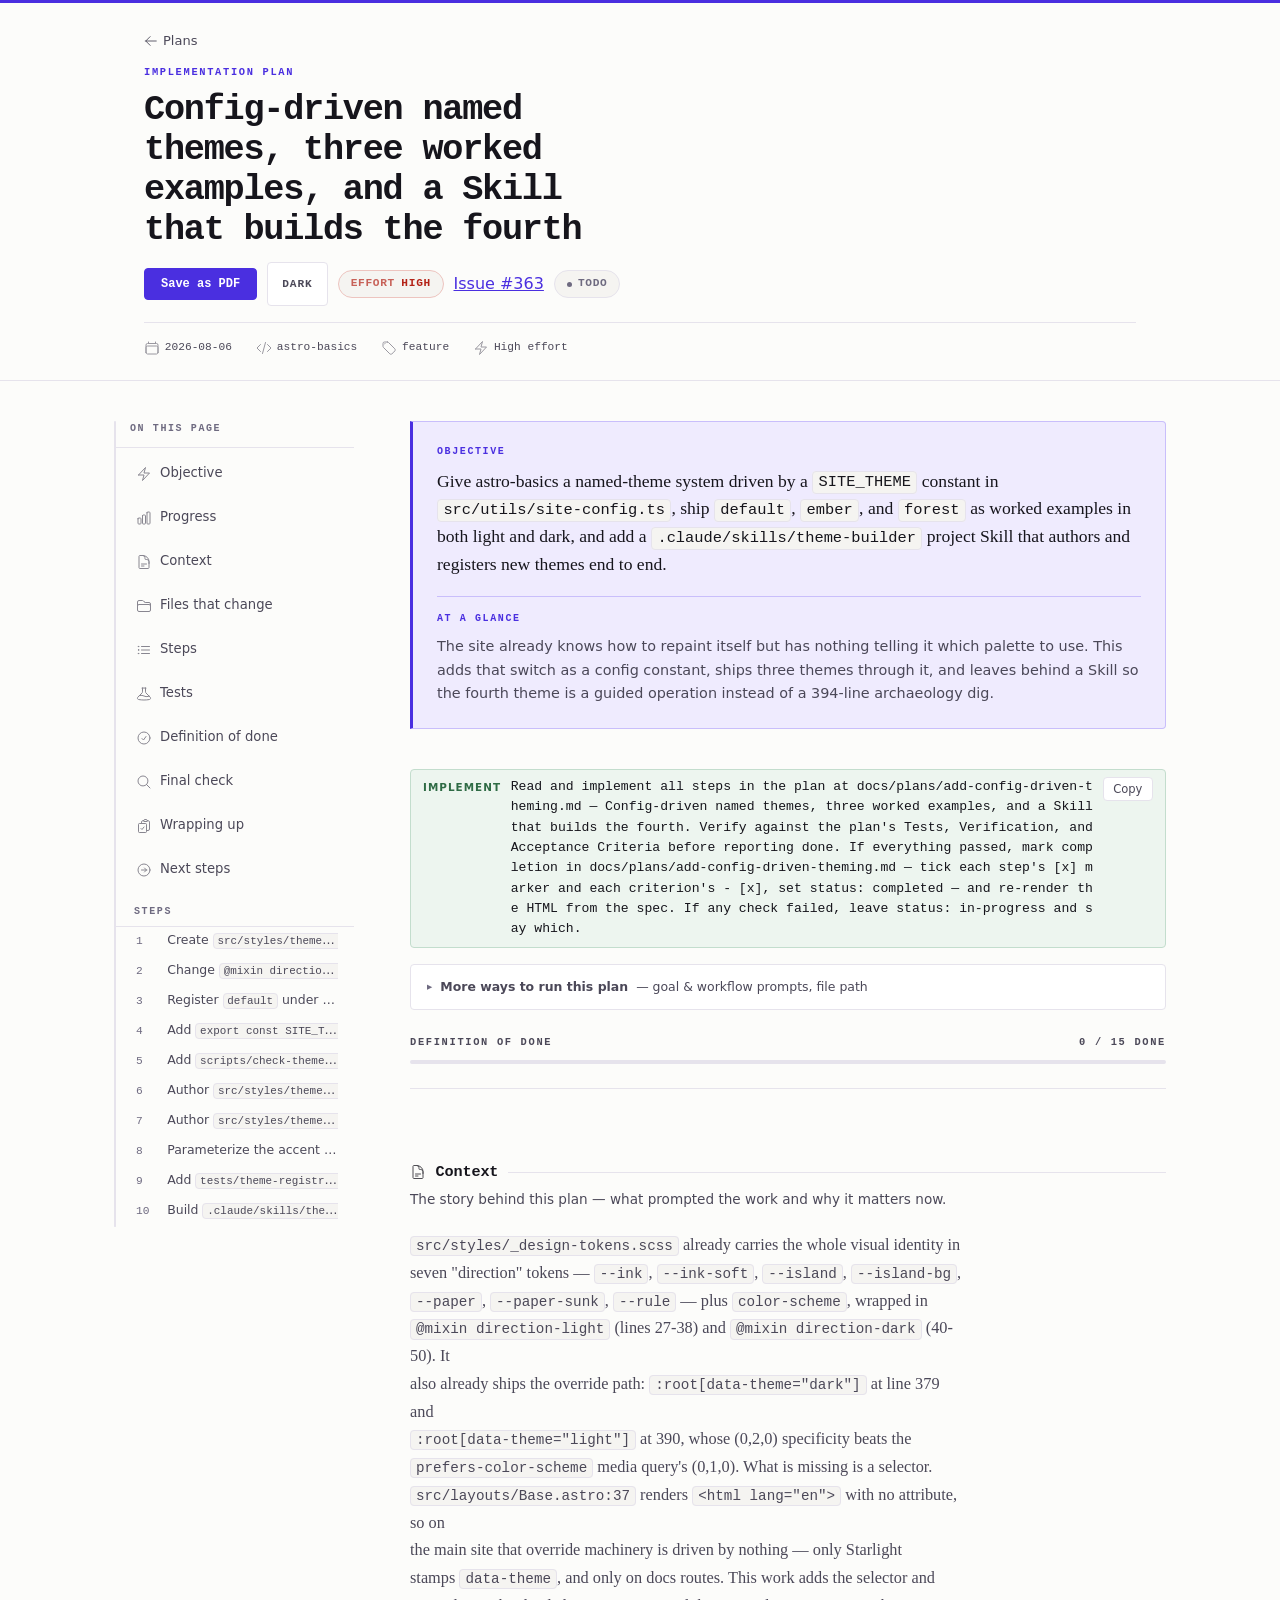
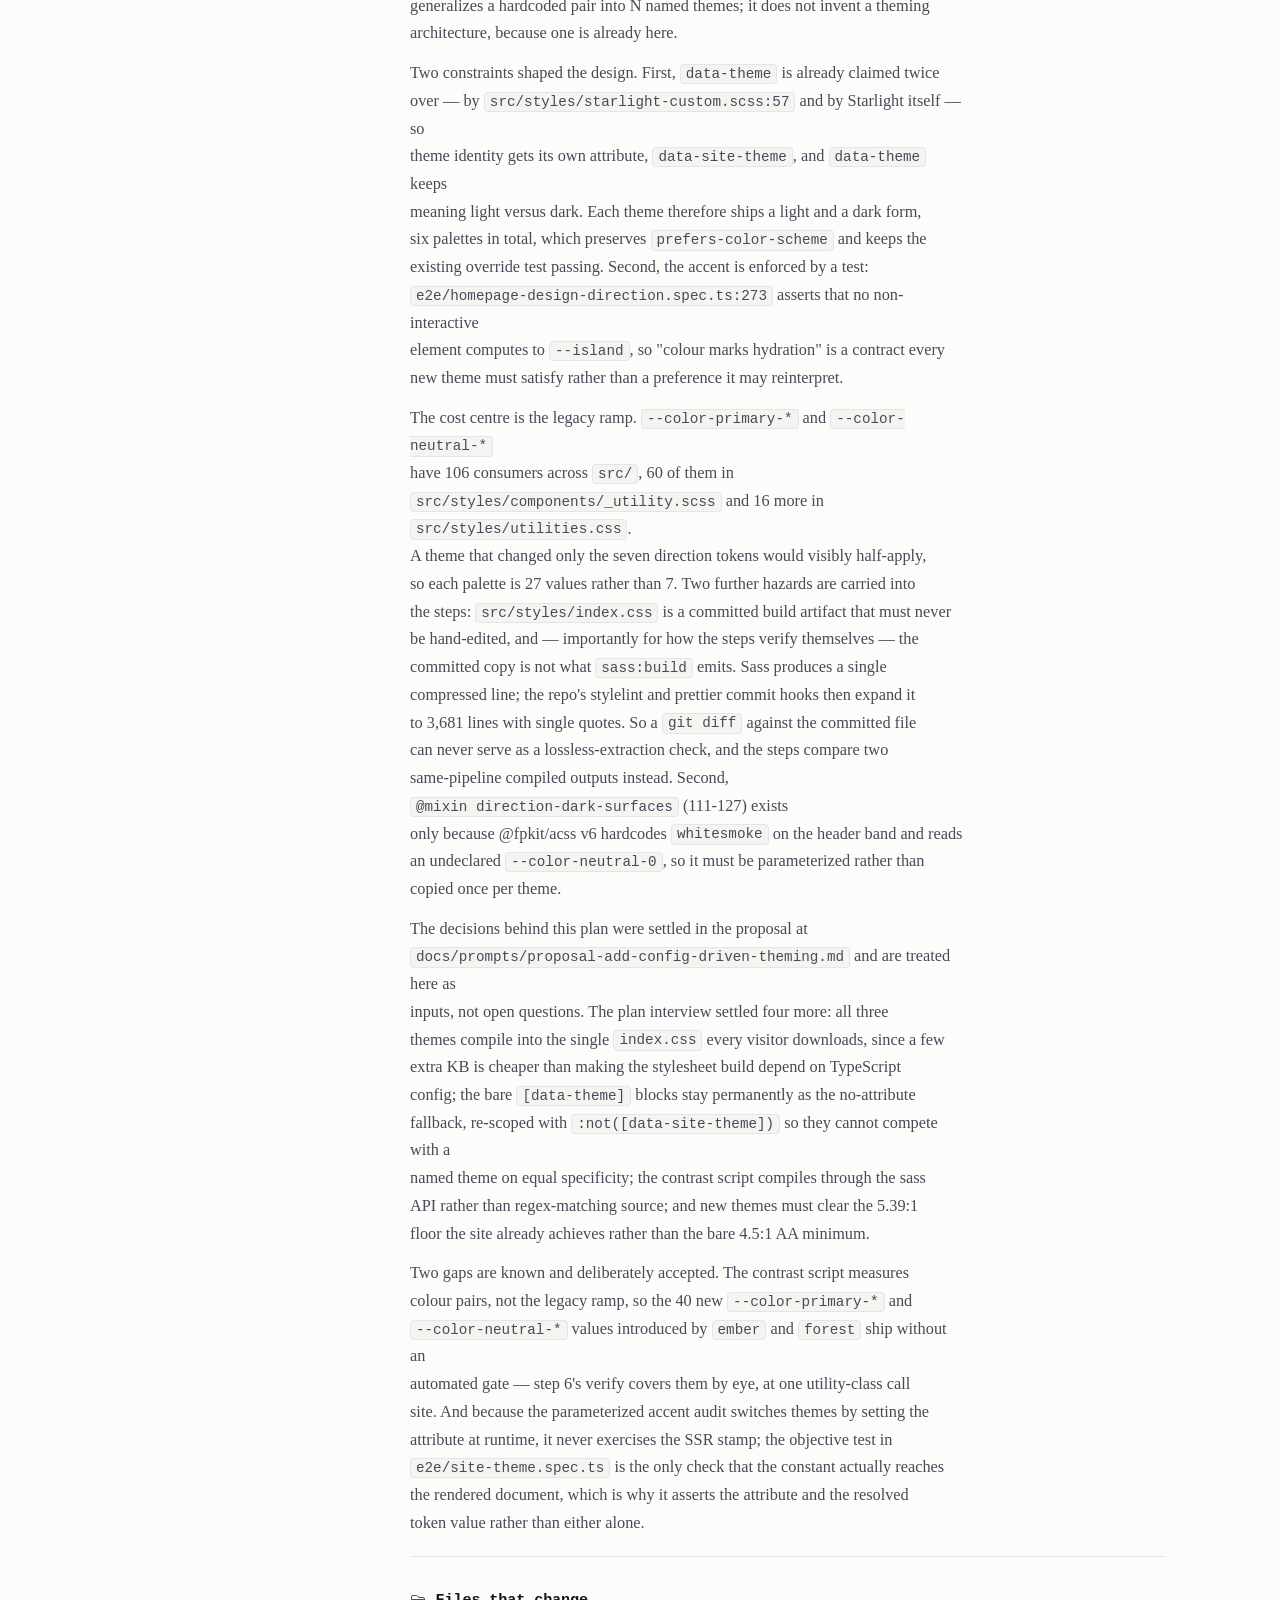
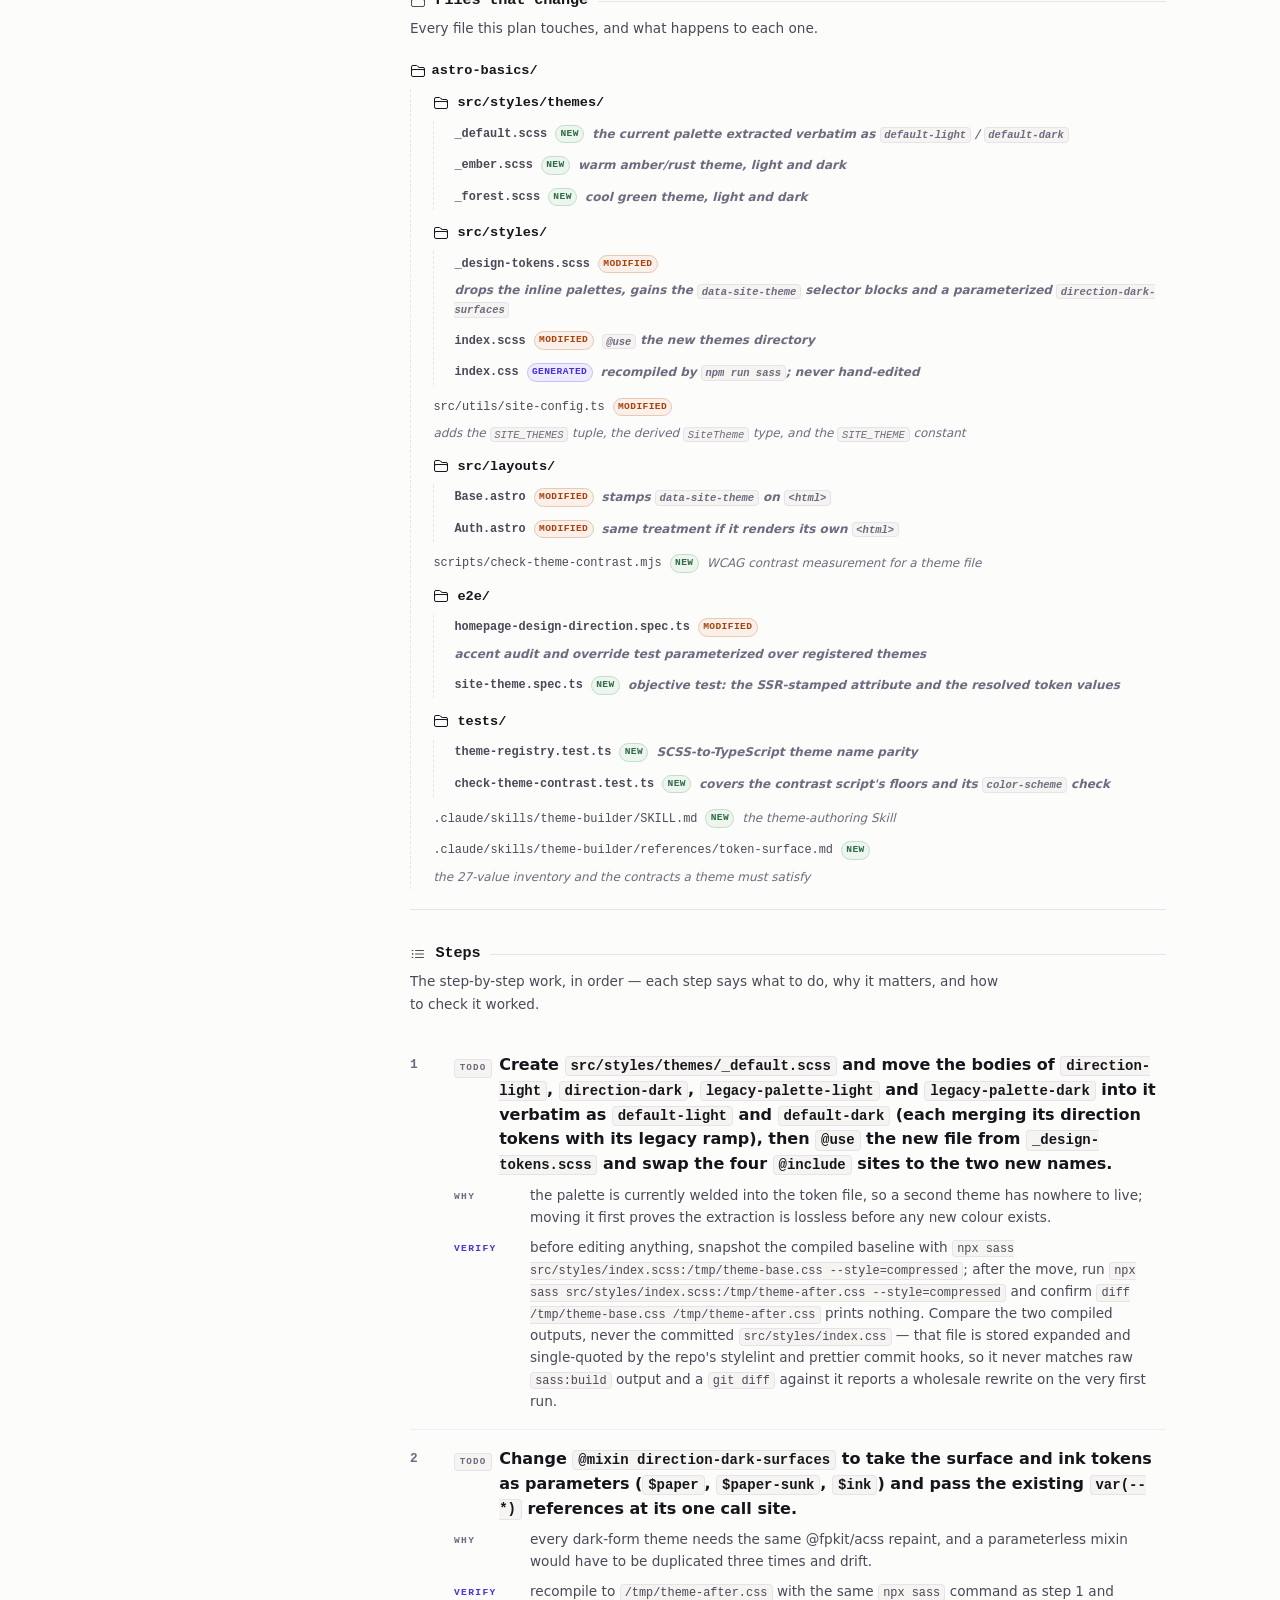
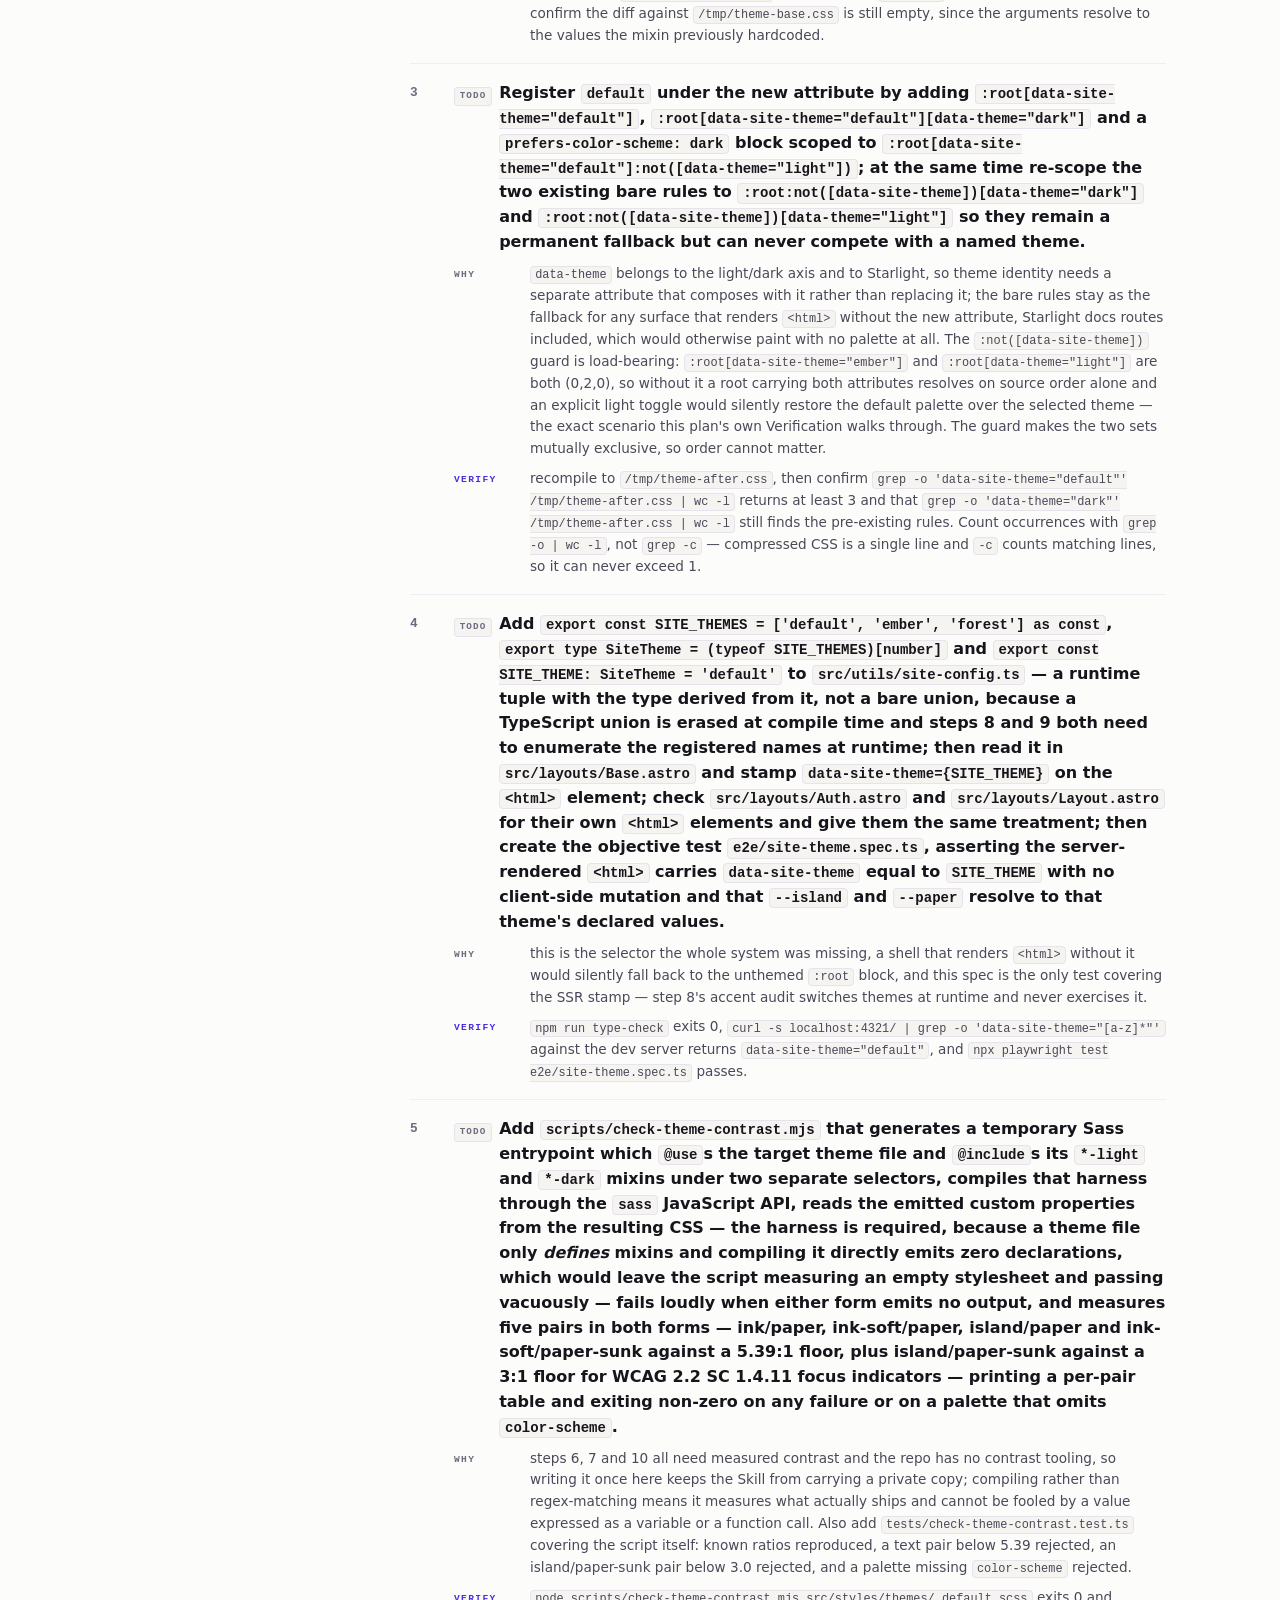
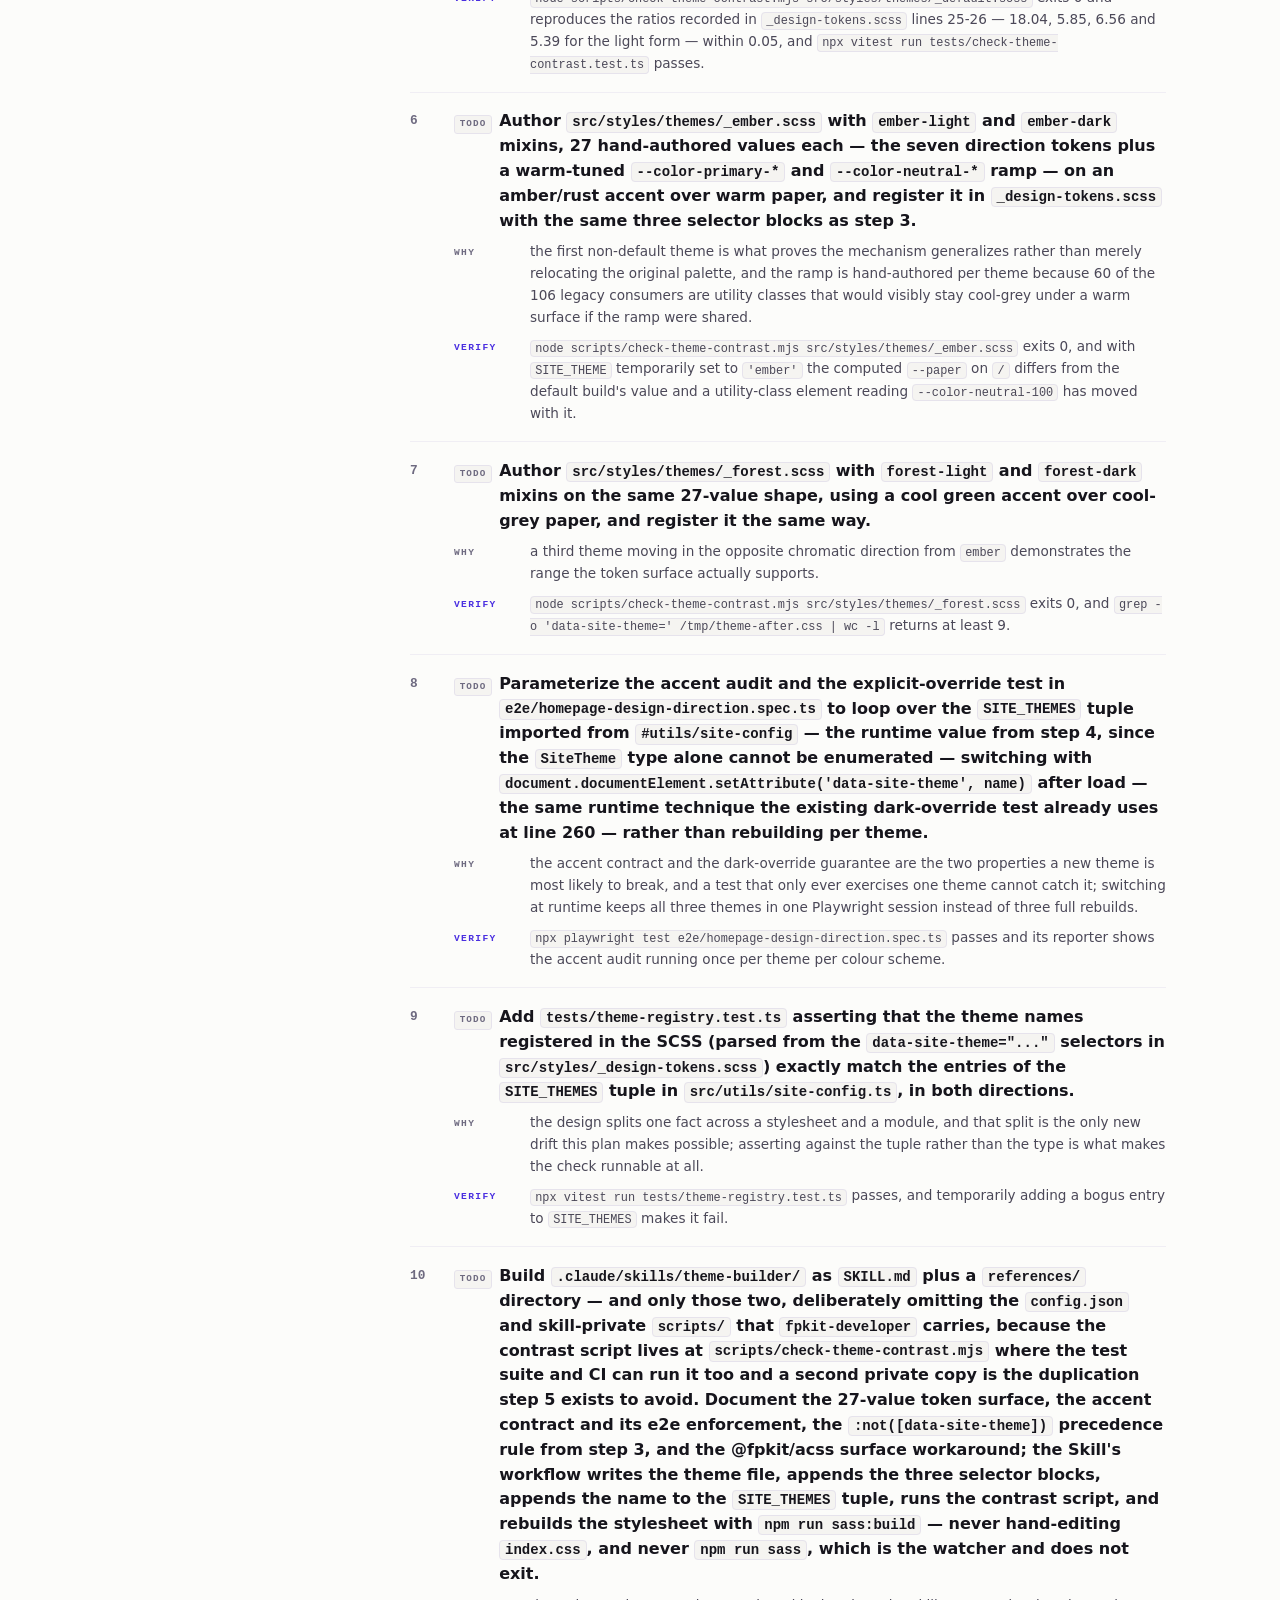
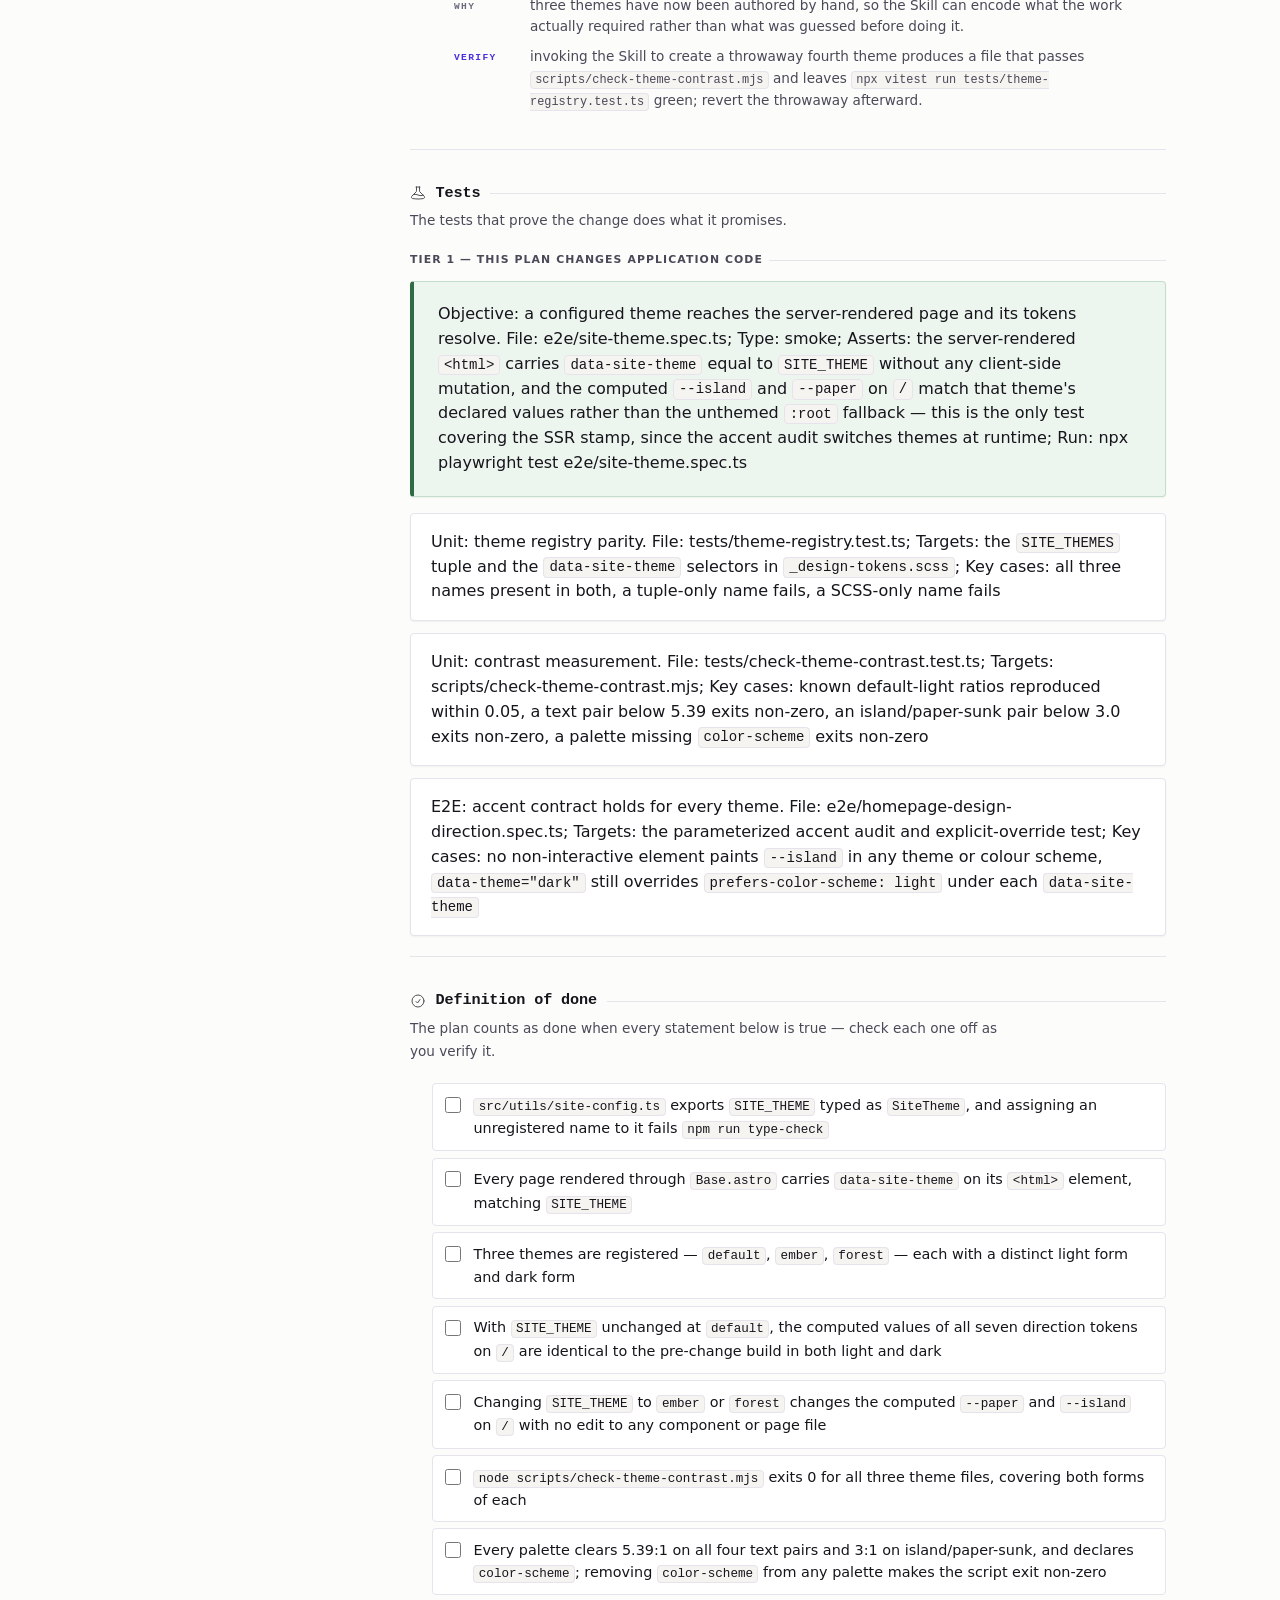
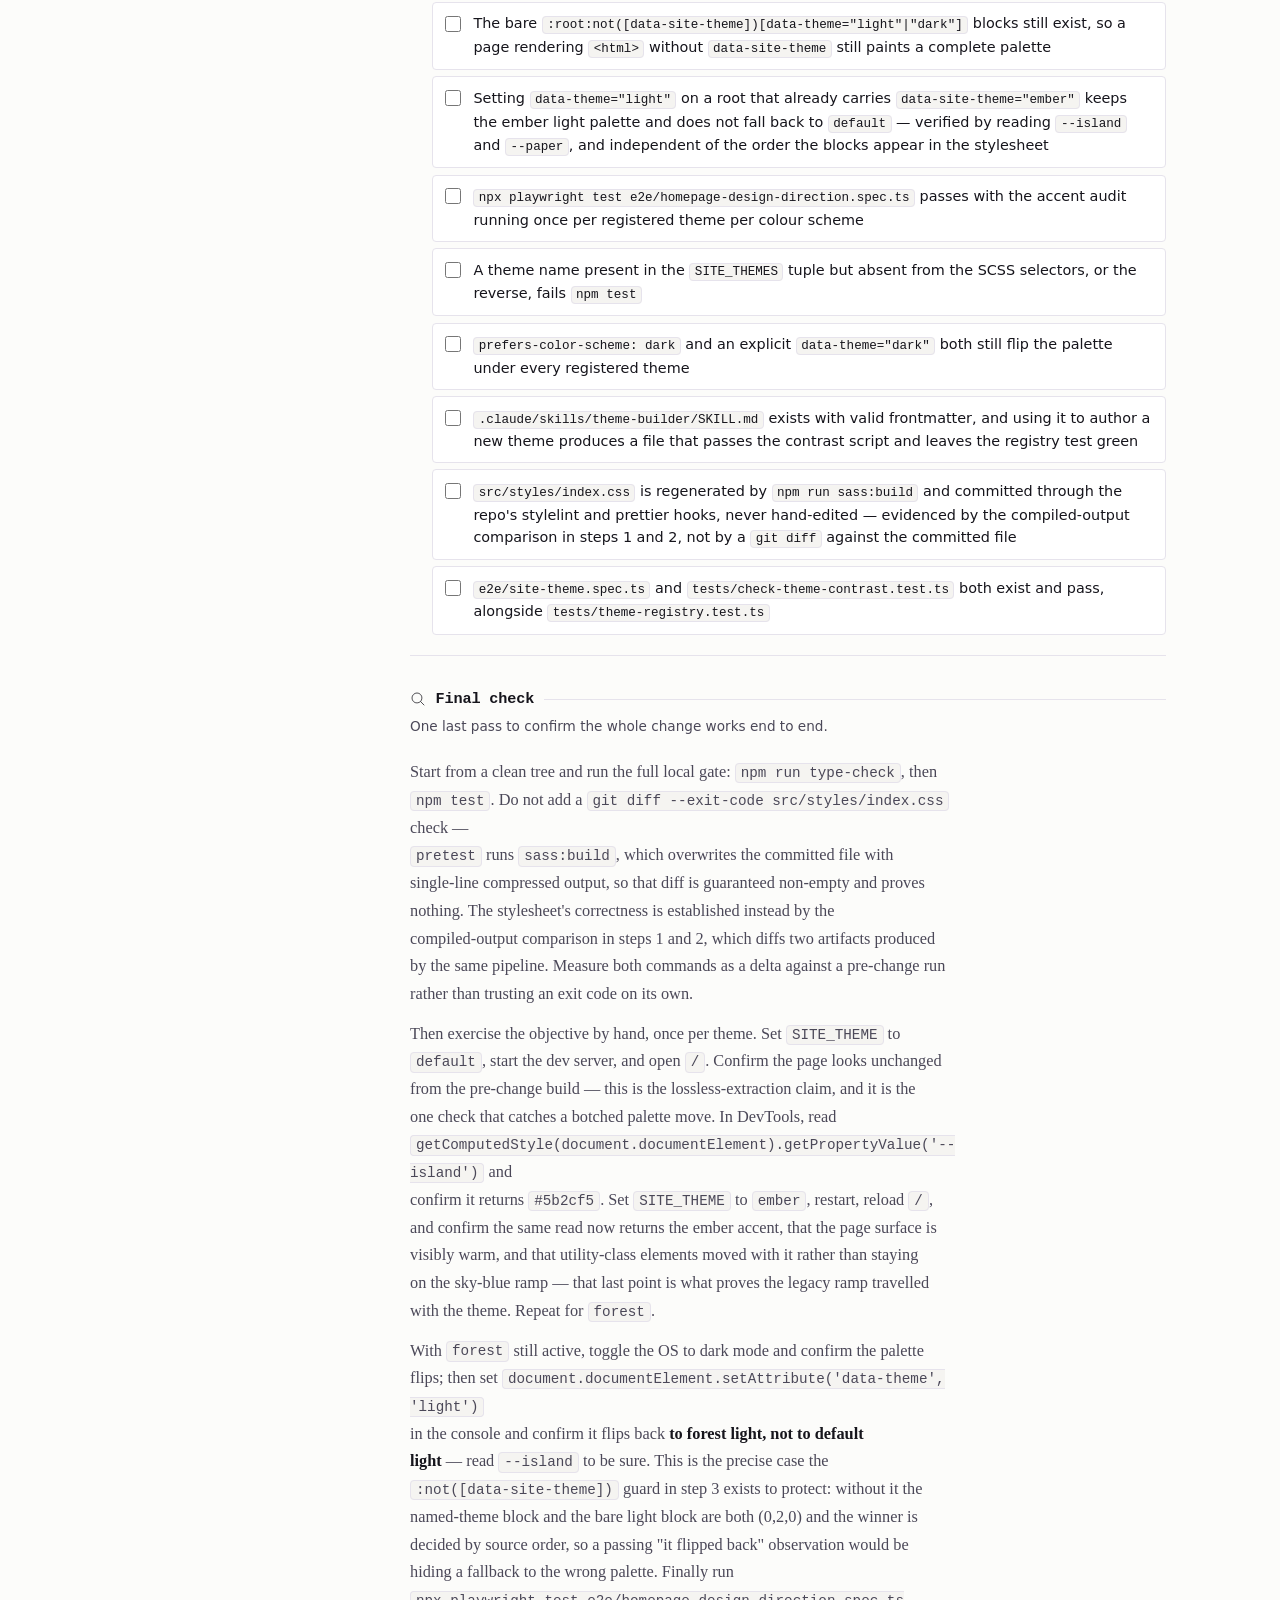
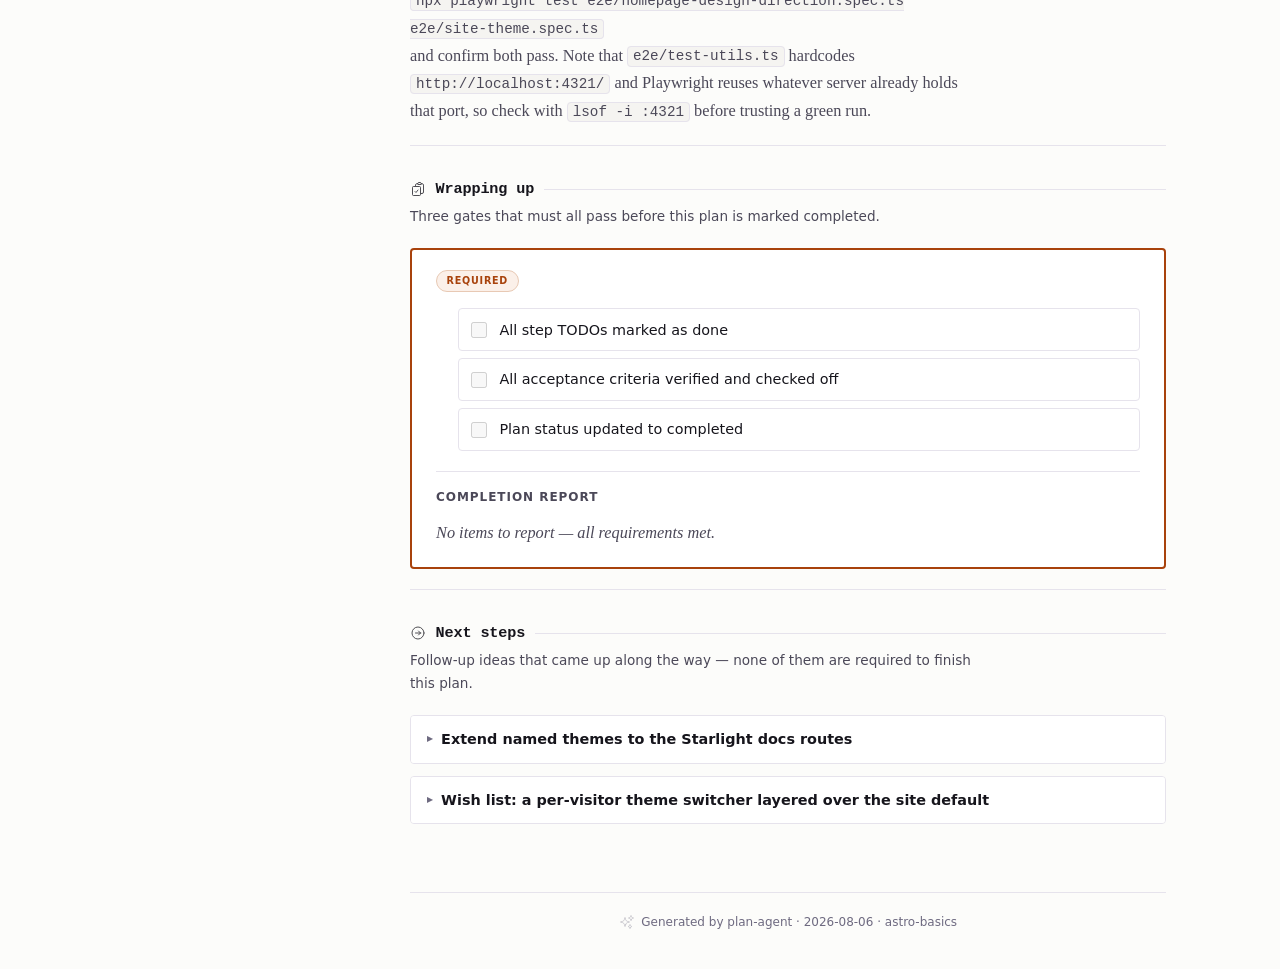
<file: docs/plans/add-config-driven-theming.html>
<!DOCTYPE html>
<html lang="en" data-status="todo" data-effort="high">
<head>
<meta charset="UTF-8">
<meta name="viewport" content="width=device-width, initial-scale=1.0">
<script>
/* Runs in <head> before the first paint, on purpose: a plan opened from
   file:// has no server to stamp the attribute, and a flash of the wrong
   theme on every load is worse than having no dark mode at all. Storage
   throws in some sandboxed file:// contexts — fall through to
   prefers-color-scheme rather than blocking the render. */
try {
  var t = localStorage.getItem('plan-theme');
  if (t === 'dark' || t === 'light') document.documentElement.dataset.theme = t;
} catch (e) { /* no storage — prefers-color-scheme decides */ }
</script>
<meta name="plan-status" content="todo">
<meta name="plan-effort" content="high">
<meta name="plan-type" content="feature">
<meta name="plan-created" content="2026-08-06">
<meta name="plan-repo" content="astro-basics">
<meta name="plan-file" content="add-config-driven-theming.html">
<meta name="plan-path" content="docs/plans/add-config-driven-theming.html">
<meta name="plan-md" content="docs/plans/add-config-driven-theming.md">
<meta name="plan-implement" content="Read and implement all steps in the plan at docs/plans/add-config-driven-theming.md — Config-driven named themes, three worked examples, and a Skill that builds the fourth. Verify against the plan&#39;s Tests, Verification, and Acceptance Criteria before reporting done. If everything passed, mark completion in docs/plans/add-config-driven-theming.md — tick each step&#39;s [x] marker and each criterion&#39;s - [x], set status: completed — and re-render the HTML from the spec. If any check failed, leave status: in-progress and say which.">
<meta name="plan-goal" content="Achieve this goal: Config-driven named themes, three worked examples, and a Skill that builds the fourth. The plan at docs/plans/add-config-driven-theming.md describes one approach — use it as reference, but optimize for the outcome. Fan out across parallel subagents where that serves the outcome. Verify against the plan&#39;s Tests, Verification, and Acceptance Criteria before reporting done. If everything passed, mark completion in docs/plans/add-config-driven-theming.md — tick each step&#39;s [x] marker and each criterion&#39;s - [x], set status: completed — and re-render the HTML from the spec. If any check failed, leave status: in-progress and say which.">
<meta name="plan-workflow" content="Run a workflow to implement the plan at docs/plans/add-config-driven-theming.md — Config-driven named themes, three worked examples, and a Skill that builds the fourth. Brief subagents with the plan file at docs/plans/add-config-driven-theming.md. Reserve a final verification phase for the lead agent, not a subagent. Verify against the plan&#39;s Tests, Verification, and Acceptance Criteria before reporting done. If everything passed, mark completion in docs/plans/add-config-driven-theming.md — tick each step&#39;s [x] marker and each criterion&#39;s - [x], set status: completed — and re-render the HTML from the spec. If any check failed, leave status: in-progress and say which.">
<meta name="plan-issue" content="https://github.com/shawn-sandy/astro-basics/issues/363">
<title>Plan: Config-driven named themes, three worked examples, and a Skill that builds the fourth</title>
<style>
/* ── Design tokens ─────────────────────────────────────────────────
     Indigo-violet lead on warm-neutral paper. Status is carried by form
     (soft fill + rule) rather than a second colour scale, so every status
     chip inherits the theme instead of pinning white text onto a hue that
     only works on one background. Type has three roles: --mono for every
     structural label, --ui for chrome, --prose for reading text.
     Contrast is a hard constraint, not a preference — every text token
     below clears 4.5:1 on the surfaces it is used against in BOTH
     palettes, and tests/plugins/test-plan-redesign.mjs measures it. ── */
  :root {
    --paper:      #fcfcfa;
    --panel:      #ffffff;
    --sunk:       #f5f4f1;
    --ink:        #16151c;
    --ink-2:      #4b4858;
    --ink-3:      #6e6a80;
    --rule:       #e6e3ec;
    --rule-soft:  #f0eef4;
    --accent:     #4a2fe0;
    --accent-soft:#efebfe;
    --accent-line:#c9befb;
    --on-accent:  #ffffff;
    --moss:       #2f6b45;
    --moss-soft:  #edf5ef;
    --moss-line:  #c3ddcd;
    --signal:     #a8420c;
    --signal-soft:#fbf0e9;
    --signal-line:#e8c9b4;
    --red:        #b42318;
    --red-bg:     #fdf1f0;
    --red-border: #edc4bf;
    --purple:     #7b2d9e;
    --purple-bg:  #f9f0fd;
    --purple-border:#dcb8ee;
    --wish-bg:    #fbf5fe;
    --wish-border:#dcb8ee;
    --radius:     4px;
    --shadow:     0 1px 2px rgba(22,21,28,.05);
    --mono: ui-monospace, "SF Mono", SFMono-Regular, Menlo, Consolas, monospace;
    --ui:   system-ui, -apple-system, "Segoe UI", Roboto, sans-serif;
    --prose: Georgia, "Iowan Old Style", "Times New Roman", serif;
  }

  /* Dark palette. Written twice on purpose: an explicit choice
     ([data-theme]) has to beat the OS preference, and plain CSS has no way
     to share one declaration block between an attribute selector and a
     media query. Keep the two lists in sync — the redesign test asserts
     both selectors define the same token names. */
  :root[data-theme="dark"] {
    --paper:      #121118;
    --panel:      #1a1922;
    --sunk:       #201f29;
    --ink:        #edebf3;
    --ink-2:      #b3afc4;
    --ink-3:      #8b87a0;
    --rule:       #2c2a38;
    --rule-soft:  #24232e;
    --accent:     #a594ff;
    --accent-soft:#221f36;
    --accent-line:#4a4270;
    --on-accent:  #16151c;
    --moss:       #7bc098;
    --moss-soft:  #1b2a21;
    --moss-line:  #2f4a39;
    --signal:     #e8a278;
    --signal-soft:#2b2019;
    --signal-line:#4d3826;
    --red:        #f4998f;
    --red-bg:     #2b1a19;
    --red-border: #4d2b27;
    --purple:     #d9a6f0;
    --purple-bg:  #251b2d;
    --purple-border:#4a3557;
    --wish-bg:    #251b2d;
    --wish-border:#4a3557;
    --shadow:     0 1px 2px rgba(0,0,0,.4);
  }
  @media (prefers-color-scheme: dark) {
    :root:not([data-theme="light"]) {
      --paper:      #121118;
      --panel:      #1a1922;
      --sunk:       #201f29;
      --ink:        #edebf3;
      --ink-2:      #b3afc4;
      --ink-3:      #8b87a0;
      --rule:       #2c2a38;
      --rule-soft:  #24232e;
      --accent:     #a594ff;
      --accent-soft:#221f36;
      --accent-line:#4a4270;
      --on-accent:  #16151c;
      --moss:       #7bc098;
      --moss-soft:  #1b2a21;
      --moss-line:  #2f4a39;
      --signal:     #e8a278;
      --signal-soft:#2b2019;
      --signal-line:#4d3826;
      --red:        #f4998f;
      --red-bg:     #2b1a19;
      --red-border: #4d2b27;
      --purple:     #d9a6f0;
      --purple-bg:  #251b2d;
      --purple-border:#4a3557;
      --wish-bg:    #251b2d;
      --wish-border:#4a3557;
      --shadow:     0 1px 2px rgba(0,0,0,.4);
    }
  }
  /* Native controls (checkboxes, scrollbars) follow the resolved theme. */
  :root { color-scheme: light; }
  :root[data-theme="dark"] { color-scheme: dark; }
  @media (prefers-color-scheme: dark) {
    :root:not([data-theme="light"]) { color-scheme: dark; }
  }

  /* ── Reset & base ──────────────────────────────────────────────── */
  *, *::before, *::after { box-sizing: border-box; margin: 0; padding: 0; }
  html { scroll-behavior: smooth; }
  body {
    font-family: var(--ui);
    font-size: 16px;
    line-height: 1.55;
    -webkit-font-smoothing: antialiased;
    color: var(--ink);
    background: var(--paper);
  }
  a { color: var(--accent); }
  code, pre {
    font-family: var(--mono);
    font-size: .875em;
  }
  /* Inline spans rendered from backtick markers in plan prose. Scoped to .md
     so the bare <code> carrying file paths and copyable prompts keeps its own
     layout — those live inside chips and rows that already style themselves.
     No backticks in this comment: the whole stylesheet is a JS template. */
  code.md {
    background: var(--sunk);
    border: 1px solid var(--rule);
    border-radius: 4px;
    padding: .08em .35em;
    /* Long paths must wrap rather than force the card into a sideways scroll. */
    overflow-wrap: anywhere;
  }
  strong.md { font-weight: 650; color: var(--ink); }
  em.md { font-style: italic; }
  pre {
    background: var(--sunk);
    border: 1px solid var(--rule);
    border-radius: var(--radius);
    padding: .75rem 1rem;
    overflow-x: auto;
    white-space: pre-wrap;
    word-break: break-word;
  }

  /* ── SVG icon helper ────────────────────────────────────────────── */
  .icon {
    width: 1rem;
    height: 1rem;
    display: inline-block;
    vertical-align: middle;
    flex-shrink: 0;
  }

  /* ── Skip link ─────────────────────────────────────────────────── */
  .skip-link {
    position: absolute;
    left: -9999px; top: auto;
    width: 1px; height: 1px;
    overflow: hidden;
  }
  .skip-link:focus {
    position: fixed;
    left: 1rem; top: 1rem;
    width: auto; height: auto;
    overflow: visible;
    background: var(--accent);
    color: var(--on-accent);
    padding: .5rem 1rem;
    border-radius: var(--radius);
    font-weight: 700;
    z-index: 9999;
    text-decoration: none;
  }

  /* ── Header — document cover ────────────────────────────────────── */
  .plan-header {
    background: var(--paper);
    border-bottom: 1px solid var(--rule);
    padding: 0;
  }
  .plan-header::before {
    content: "";
    display: block;
    height: 3px;
    background: var(--accent);
  }
  .plan-header-inner {
    max-width: 1040px;
    margin: 0 auto;
    padding: 1.75rem 1.5rem 1.5rem;
  }
  .plan-doc-type {
    font-family: var(--mono);
    font-size: .65rem;
    font-weight: 600;
    letter-spacing: .16em;
    text-transform: uppercase;
    color: var(--accent);
    margin-bottom: .6rem;
  }
  .plan-header-top {
    display: block;
  }
  .plan-title {
    font-family: var(--mono);
    font-size: clamp(1.6rem, 4vw, 2.2rem);
    font-weight: 600;
    letter-spacing: -.035em;
    line-height: 1.14;
    color: var(--ink);
    max-width: 26ch;
    text-wrap: balance;
  }
  .plan-header-actions {
    display: flex;
    align-items: center;
    gap: .6rem;
    flex-wrap: wrap;
    margin-top: .75rem;
  }

  /* Status badge */
  .status-badge {
    display: inline-flex;
    align-items: center;
    gap: .4rem;
    font-size: .7rem;
    font-weight: 700;
    letter-spacing: .06em;
    text-transform: uppercase;
    padding: .25rem .75rem;
    border-radius: 999px;
    white-space: nowrap;
    flex-shrink: 0;
    font-family: var(--mono);
    color: var(--ink-3);
    background: var(--sunk);
    border: 1px solid var(--rule);
  }
  .status-badge::before {
    content: "";
    display: inline-block;
    width: .45em;
    height: .45em;
    border-radius: 50%;
    background: currentColor;
    flex-shrink: 0;
  }
  [data-status="in-progress"] .status-badge { color: var(--signal); background: var(--signal-soft); border-color: var(--signal-line); }
  [data-status="completed"]   .status-badge { color: var(--moss);   background: var(--moss-soft);   border-color: var(--moss-line); }

  /* Effort badge — color tracks the data-effort attribute, mirroring .status-badge */
  .effort-badge {
    display: inline-flex;
    align-items: center;
    gap: .4rem;
    font-size: .7rem;
    font-weight: 700;
    letter-spacing: .06em;
    text-transform: uppercase;
    padding: .25rem .75rem;
    border-radius: 999px;
    white-space: nowrap;
    flex-shrink: 0;
    font-family: var(--mono);
    color: var(--ink-3);
    background: var(--sunk);
    border: 1px solid var(--rule);
  }
  .effort-badge::before { content: "Effort "; opacity: .7; }
  [data-effort="low"]    .effort-badge { color: var(--moss);   border-color: var(--moss-line); }
  [data-effort="medium"] .effort-badge { color: var(--signal); border-color: var(--signal-line); }
  [data-effort="high"]   .effort-badge { color: var(--red);    border-color: var(--red-border); }

  @keyframes pulse-dot { 0%, 100% { opacity: 1; } 50% { opacity: .3; } }
  [data-status="in-progress"] .status-badge::before {
    animation: pulse-dot 1.4s ease-in-out infinite;
  }
  @media (prefers-reduced-motion: reduce) {
    html { scroll-behavior: auto; }
    [data-status="in-progress"] .status-badge::before { animation: none; }
  }

  /* Save as PDF button */
  .save-pdf-btn {
    display: inline-flex;
    align-items: center;
    gap: .4rem;
    padding: .4rem 1rem;
    font-size: .75rem;
    font-weight: 600;
    font-family: var(--mono);
    color: var(--on-accent);
    background: var(--accent);
    border: 1px solid var(--accent);
    border-radius: 4px;
    cursor: pointer;
    line-height: 1.4;
    white-space: nowrap;
    flex-shrink: 0;
    transition: filter .15s, box-shadow .15s;
  }
  .save-pdf-btn:hover { filter: brightness(.85); box-shadow: 0 2px 6px rgba(0,0,0,.2); }
  .save-pdf-btn:active { filter: brightness(.75); }
  .save-pdf-btn:focus-visible { outline: 3px solid var(--accent); outline-offset: 2px; }
  @media (prefers-reduced-motion: reduce) { .save-pdf-btn { transition: none; } }

  /* Theme toggle — same shape as Save as PDF, quieter fill. */
  .theme-toggle {
    display: inline-flex;
    align-items: center;
    justify-content: center;
    gap: .4rem;
    min-width: 44px;
    min-height: 44px;
    padding: .4rem .9rem;
    font-family: var(--mono);
    font-size: .7rem;
    font-weight: 600;
    letter-spacing: .08em;
    text-transform: uppercase;
    color: var(--ink-2);
    background: var(--panel);
    border: 1px solid var(--rule);
    border-radius: 4px;
    cursor: pointer;
    white-space: nowrap;
    flex-shrink: 0;
  }
  .theme-toggle:hover { color: var(--accent); border-color: var(--accent-line); }
  .theme-toggle:focus-visible { outline: 2px solid var(--accent); outline-offset: 2px; }

  /* Meta row */
  .plan-meta {
    display: flex;
    gap: 1.5rem;
    flex-wrap: wrap;
    margin-top: 1rem;
    padding-top: 1rem;
    border-top: 1px solid var(--rule);
    font-family: var(--mono);
    font-size: .7rem;
    color: var(--ink-2);
  }
  .plan-meta span {
    display: inline-flex;
    align-items: center;
    gap: .3rem;
  }
  .plan-meta .icon { opacity: .55; }

  /* ── Layout ────────────────────────────────────────────────────── */
  .layout {
    display: grid;
    grid-template-columns: 15rem minmax(0, 1fr);
    gap: 3.5rem;
    max-width: 1100px;
    margin: 0 auto;
    padding: 2.5rem 1.5rem 5rem;
    align-items: start;
  }
  /* 900, not 720: the sidebar now carries a step rail and is 15rem wide, so
     between those two widths the main column was narrow enough to break a
     copyable path across four lines. Collapse to one column sooner. */
  @media (max-width: 900px) {
    .layout { grid-template-columns: 1fr; padding: 1.5rem .75rem 4rem; gap: 0; }
  }

  /* ── Sidebar — table of contents ───────────────────────────────── */
  .plan-nav {
    position: sticky;
    top: 1.5rem;
    align-self: start;
    overflow: hidden;
  }
  @media (max-width: 900px) {
    .plan-nav {
      position: static;
      border-bottom: 1px solid var(--rule);
      padding-bottom: 1.5rem;
      margin-bottom: 2rem;
    }
  }
  .nav-heading {
    font-family: var(--mono);
    font-size: .625rem;
    font-weight: 600;
    letter-spacing: .16em;
    text-transform: uppercase;
    color: var(--ink-3);
    padding: 0 1rem .6rem;
    margin-bottom: .25rem;
    border-bottom: 1px solid var(--rule);
  }
  .scroll-rail {
    position: absolute;
    left: 0; top: 0; bottom: 0;
    width: 2px;
    background: var(--rule);
    border-radius: 1px;
    overflow: hidden;
    pointer-events: none;
  }
  .scroll-rail::after {
    content: "";
    position: absolute;
    top: 0; left: 0; right: 0;
    height: calc(var(--scroll-pct, 0) * 1%);
    background: var(--accent);
    transition: height .1s linear;
  }
  @media (prefers-reduced-motion: reduce) { .scroll-rail::after { transition: none; } }
  .plan-nav ul { list-style: none; padding: 0; margin: 0; }
  .plan-nav > ul > li > a {
    display: flex;
    align-items: center;
    min-height: 44px;
    padding: .125rem 1rem .125rem 1.25rem;
    font-size: .825rem;
    color: var(--ink-2);
    text-decoration: none;
    gap: .5rem;
    border-left: 2px solid transparent;
    transition: color .12s, border-color .12s;
  }
  .plan-nav a:hover { color: var(--ink); border-left-color: var(--accent-line); }
  .plan-nav a.active { color: var(--accent); font-weight: 600; border-left-color: var(--accent); }
  .plan-nav a:focus-visible { outline: 2px solid var(--accent); outline-offset: 2px; }
  .plan-nav .icon { opacity: .65; }
  .plan-nav a.active .icon,
  .plan-nav a:hover .icon { opacity: 1; }

  /* ── Step rail — one link per step, the plan's real structure ───── */
  .rail-steps {
    list-style: none;
    margin: 0;
    padding: 0;
    border-top: 1px solid var(--rule);
    padding-top: .5rem;
    margin-top: .75rem;
  }
  .rail-heading {
    font-family: var(--mono);
    font-size: .625rem;
    font-weight: 600;
    letter-spacing: .16em;
    text-transform: uppercase;
    color: var(--ink-3);
    padding: 0 1rem .45rem 1.25rem;
  }
  a.rail-step {
    display: grid;
    grid-template-columns: 1.6rem minmax(0, 1fr);
    align-items: baseline;
    gap: .35rem;
    min-height: 30px;
    padding: .3rem 1rem .3rem 1.25rem;
    font-size: .78rem;
    line-height: 1.35;
    color: var(--ink-2);
    text-decoration: none;
    border-left: 2px solid var(--rule-soft);
    transition: color .12s, border-color .12s;
  }
  @media (prefers-reduced-motion: reduce) { a.rail-step { transition: none; } }
  a.rail-step .rail-no {
    font-family: var(--mono);
    font-size: .7rem;
    color: var(--ink-3);
  }
  a.rail-step .rail-text {
    overflow: hidden;
    text-overflow: ellipsis;
    white-space: nowrap;
  }
  a.rail-step.done .rail-no { color: var(--moss); }
  a.rail-step.done .rail-text { color: var(--ink-3); }
  a.rail-step.active {
    color: var(--ink);
    font-weight: 600;
    border-left-color: var(--accent);
    background: linear-gradient(90deg, var(--accent-soft), transparent 75%);
  }
  a.rail-step.active .rail-no { color: var(--accent); }
  /* Visually-hidden step state — the tick glyph alone tells a screen reader
     nothing, so every rail link carries "step N of M[, done]" in text. */
  .rail-state {
    position: absolute;
    width: 1px; height: 1px;
    overflow: hidden;
    clip-path: inset(50%);
    white-space: nowrap;
  }
  /* Once the sidebar stops being a sidebar the step list collapses into a
     disclosure rather than disappearing — a phone reader keeps every jump
     target. The element ships OPEN and the inline script closes it below the
     breakpoint: a closed-by-default <details> would hide the whole rail on
     desktop when scripting is off, and no-JS-on-mobile only costs some
     scrolling. */
  .rail-disclosure { margin-top: .75rem; }
  .rail-disclosure > summary {
    display: none;
    font-family: var(--mono);
    font-size: .7rem;
    letter-spacing: .1em;
    text-transform: uppercase;
    color: var(--ink-2);
    cursor: pointer;
    list-style: none;
    align-items: center;
    gap: .4rem;
    min-height: 44px;
    padding: 0 1rem 0 1.25rem;
  }
  .rail-disclosure > summary::-webkit-details-marker { display: none; }
  .rail-disclosure > summary::before { content: "▶"; font-size: .55em; }
  .rail-disclosure[open] > summary::before { content: "▼"; }
  @media (max-width: 900px) {
    .rail-disclosure > summary { display: flex; }
  }

  /* ── Objective card — executive summary ────────────────────────── */
  .objective-card {
    background: var(--accent-soft);
    border: 1px solid var(--accent-line);
    border-left: 3px solid var(--accent);
    border-radius: 0 var(--radius) var(--radius) 0;
    padding: 1.35rem 1.5rem;
    margin-bottom: 2.5rem;
    color: var(--ink);
  }
  .objective-card > p {
    font-family: var(--prose);
    font-size: 1.1rem;
    line-height: 1.55;
    color: var(--ink);
  }
  .objective-card .section-label,
  .plan-glance-label {
    font-family: var(--mono);
    font-size: .625rem;
    font-weight: 600;
    letter-spacing: .16em;
    text-transform: uppercase;
    color: var(--accent);
    margin-bottom: .5rem;
  }

  /* ── At a glance — the plain-language register of the same goal, nested
        inside #objective so the reader meets one summary, not two. ────── */
  .plan-glance {
    margin-top: 1.1rem;
    padding-top: .9rem;
    border-top: 1px solid var(--accent-line);
  }
  .plan-glance p { margin: 0; color: var(--ink-2); font-size: .9rem; line-height: 1.65; }

  /* ── Progress bar ──────────────────────────────────────────────── */
  .progress-wrap {
    margin-bottom: 2.5rem;
    padding-bottom: 1.5rem;
    border-bottom: 1px solid var(--rule);
  }
  .progress-header {
    display: flex;
    justify-content: space-between;
    align-items: center;
    margin-bottom: .6rem;
    font-family: var(--mono);
    font-size: .65rem;
    font-weight: 600;
    color: var(--ink-2);
    text-transform: uppercase;
    letter-spacing: .16em;
  }
  .progress-bar-bg { height: 4px; background: var(--rule); border-radius: 999px; overflow: hidden; }
  .progress-bar-fill {
    height: 100%;
    border-radius: 999px;
    background: var(--accent);
    transition: width .5s cubic-bezier(.4,0,.2,1);
    width: 0%;
  }
  @media (prefers-reduced-motion: reduce) {
    .progress-bar-fill { transition: none; }
  }

  /* ── Document sections ─────────────────────────────────────────── */
  .section-card {
    background: transparent;
    border: none;
    border-top: 1px solid var(--rule);
    border-radius: 0;
    padding: 2rem 0 1.25rem;
    margin-bottom: 0;
    box-shadow: none;
  }
  .section-card:first-of-type { border-top: none; }
  .section-card h2 {
    font-family: var(--mono);
    font-size: .95rem;
    font-weight: 600;
    letter-spacing: -.01em;
    color: var(--ink);
    margin-bottom: 1.25rem;
    display: flex;
    align-items: center;
    gap: .6rem;
  }
  .section-card h2::after { content: ""; flex: 1; height: 1px; background: var(--rule); }
  .section-card h2 .icon { opacity: .75; }
  .section-card .section-intro {
    font-size: .85rem;
    color: var(--ink-2);
    margin: -1rem 0 1.25rem;
  }
  .section-card p {
    margin-bottom: .75rem;
    color: var(--ink-2);
    font-family: var(--prose);
    font-size: 1.02rem;
    line-height: 1.7;
    max-width: 68ch;
  }
  .section-card p.section-intro { font-family: var(--ui); font-size: .85rem; }
  .section-card p strong.md { color: var(--ink); }
  .section-card p:last-child { margin-bottom: 0; }
  .section-card ul, .section-card ol {
    padding-left: 1.4rem;
    display: flex;
    flex-direction: column;
    gap: .4rem;
  }

  /* ── Steps ──────────────────────────────────────────────────────── */
  .steps-list { display: flex; flex-direction: column; }

  /* Records, not cards: a rule between steps, no box and no dotted
     timeline. The sidebar rail is the page's one progress device now. */
  .step-card {
    background: transparent;
    border: 0;
    border-top: 1px solid var(--rule-soft);
    border-radius: 0;
    padding: 1.05rem 0;
    box-shadow: none;
    position: relative;
    scroll-margin-top: 1.5rem;
  }
  .step-card:first-child { border-top: 0; }

  .step-card-header { display: flex; align-items: flex-start; gap: .75rem; }
  .step-number {
    flex-shrink: 0;
    width: 2rem;
    font-family: var(--mono);
    color: var(--ink-3);
    font-size: .8rem;
    font-weight: 600;
    padding-top: .12rem;
  }
  .step-card.completed .step-number { color: var(--moss); }
  .step-body { flex: 1; min-width: 0; }
  .step-action {
    font-weight: 600;
    margin-bottom: .3rem;
    display: flex;
    align-items: baseline;
    gap: .45rem;
    flex-wrap: wrap;
    color: var(--ink);
  }
  .step-chip {
    display: inline-block;
    font-family: var(--mono);
    font-size: .58rem;
    font-weight: 600;
    text-transform: uppercase;
    letter-spacing: .12em;
    padding: .12em .5em;
    border-radius: 3px;
    background: var(--sunk);
    color: var(--ink-3);
    border: 1px solid var(--rule);
    vertical-align: middle;
    user-select: none;
    flex-shrink: 0;
  }
  .step-card.completed .step-chip {
    background: var(--moss-soft);
    color: var(--moss);
    border-color: var(--moss-line);
  }
  .step-chip-text { flex: 1; }

  /* Why and Verify are both always visible. Verify is the line a reader
     needs WHILE executing the step — putting it behind a disclosure was the
     single worst call in the previous shell. */
  .step-note {
    display: grid;
    grid-template-columns: 4rem minmax(0, 1fr);
    gap: .1rem .75rem;
    margin-top: .5rem;
    font-size: .85rem;
    line-height: 1.6;
    color: var(--ink-2);
  }
  .step-note > .step-note-label {
    font-family: var(--mono);
    font-size: .6rem;
    font-weight: 600;
    letter-spacing: .14em;
    text-transform: uppercase;
    color: var(--ink-3);
    padding-top: .25rem;
  }
  .step-verify > .step-note-label { color: var(--accent); }
  @media (max-width: 560px) {
    .step-note { grid-template-columns: 1fr; gap: .1rem; }
  }

  /* ── Acceptance criteria ───────────────────────────────────────── */
  .criteria-list {
    list-style: none; padding: 0;
    display: flex; flex-direction: column; gap: .6rem;
  }
  .criteria-list li {
    display: flex;
    align-items: flex-start;
    gap: .75rem;
    padding: .6rem .75rem;
    border: 1px solid var(--rule);
    border-radius: var(--radius);
    background: var(--panel);
    transition: background .12s;
  }
  .criteria-list li:has(input:checked) { background: var(--sunk); }
  .criteria-list input[type="checkbox"] {
    flex-shrink: 0;
    width: 1rem; height: 1rem;
    margin-top: .2rem;
    accent-color: var(--moss);
    cursor: pointer;
  }
  .criteria-list label { cursor: pointer; font-size: .9rem; }
  .criteria-list input:checked + label { text-decoration: line-through; color: var(--ink-2); }

  /* ── Completion checklist ────────────────────────────────────── */
  .completion-checklist {
    background: var(--panel);
    border: 2px solid var(--signal);
    border-radius: var(--radius);
    padding: 1.25rem 1.5rem;
    margin-top: 1rem;
  }
  .completion-checklist.all-complete { border-color: var(--moss); }
  .completion-header {
    display: flex;
    align-items: center;
    gap: .5rem;
    margin-bottom: 1rem;
  }
  .completion-badge {
    font-size: .6rem;
    font-weight: 700;
    letter-spacing: .08em;
    text-transform: uppercase;
    padding: .15rem .6rem;
    border-radius: 999px;
    background: var(--signal-soft);
    color: var(--signal);
    border: 1px solid var(--signal-line);
  }
  .completion-checklist.all-complete .completion-badge {
    background: var(--moss-soft);
    color: var(--moss);
    border-color: var(--moss-line);
  }
  .completion-list {
    list-style: none; padding: 0;
    display: flex; flex-direction: column; gap: .6rem;
  }
  .completion-list li {
    display: flex;
    align-items: flex-start;
    gap: .75rem;
    padding: .6rem .75rem;
    border: 1px solid var(--rule);
    border-radius: var(--radius);
    background: var(--panel);
    transition: background .12s;
  }
  .completion-list li:has(input:checked) { background: var(--sunk); }
  .completion-list input[type="checkbox"] {
    flex-shrink: 0;
    width: 1rem; height: 1rem;
    margin-top: .2rem;
    accent-color: var(--moss);
  }
  .completion-list label { font-size: .9rem; }
  .completion-list input:checked + label { text-decoration: line-through; color: var(--ink-2); }
  @media (prefers-reduced-motion: reduce) {
    .completion-list li { transition: none; }
  }

  /* ── Completion report ─────────────────────────────────────── */
  .completion-report {
    margin-top: 1.25rem;
    padding-top: 1rem;
    border-top: 1px solid var(--rule);
  }
  .report-heading {
    font-size: .75rem;
    font-weight: 700;
    letter-spacing: .08em;
    text-transform: uppercase;
    color: var(--ink-2);
    margin-bottom: .75rem;
  }
  .report-empty {
    font-style: italic;
    color: var(--ink-3);
    font-size: .875rem;
  }
  .report-list { margin: 0; padding: 0; }
  .report-list dt {
    font-weight: 600;
    color: var(--ink);
    font-size: .875rem;
    display: flex;
    align-items: center;
    gap: .4rem;
    margin-top: .75rem;
  }
  .report-list dt:first-child { margin-top: 0; }
  .report-list dt::before {
    content: "";
    display: inline-block;
    width: .5rem; height: .5rem;
    border-radius: 50%;
    background: var(--red);
    flex-shrink: 0;
  }
  .report-list dd {
    color: var(--ink-2);
    font-size: .85rem;
    margin-left: .9rem;
    margin-top: .2rem;
    margin-bottom: 0;
  }

  /* ── Next steps ────────────────────────────────────────────────── */
  .next-steps-list { padding: 0; display: flex; flex-direction: column; gap: .75rem; }
  .next-step-item {
    border: 1px solid var(--rule);
    border-radius: var(--radius);
    overflow: hidden;
    background: var(--panel);
  }
  .next-step-item summary {
    font-weight: 600;
    font-size: .9rem;
    padding: .75rem 1rem;
    cursor: pointer;
    list-style: none;
    display: flex;
    align-items: center;
    gap: .5rem;
    background: var(--panel);
    user-select: none;
    min-height: 44px;
  }
  .next-step-item summary::before { content: "▶"; font-size: .55em; color: var(--ink-3); transition: transform .2s; }
  .next-step-item[open] summary::before { transform: rotate(90deg); }
  .next-step-prompt { padding: .75rem 1rem 1rem; background: var(--sunk); border-top: 1px solid var(--rule); }
  .next-step-prompt p { font-size: .8rem; color: var(--ink-2); margin-bottom: .5rem; }
  .next-step-prompt pre { margin: 0; }
  @media (prefers-reduced-motion: reduce) { .next-step-item summary::before { transition: none; } }

  /* ── Copy prompt button ─────────────────────────────────────── */
  .copy-prompt-btn {
    display: inline-flex;
    align-items: center;
    gap: .35rem;
    margin-top: .6rem;
    padding: .3rem .75rem;
    font-size: .775rem;
    font-weight: 500;
    color: var(--accent);
    background: var(--accent-soft);
    border: 1px solid var(--accent-line);
    border-radius: var(--radius);
    cursor: pointer;
    transition: background .12s, color .12s, border-color .12s;
    font-family: inherit;
    line-height: 1.4;
  }
  .copy-prompt-btn:hover { background: var(--accent-soft); border-color: var(--accent); }
  .copy-prompt-btn:active { background: var(--accent-line); }
  .copy-prompt-btn.copied { color: var(--moss); background: var(--moss-soft); border-color: var(--moss-line); }
  .copy-prompt-btn:focus-visible { outline: 2px solid var(--accent); outline-offset: 2px; }
  @media print { .copy-prompt-btn { display: none !important; } }
  @media (prefers-reduced-motion: reduce) { .copy-prompt-btn { transition: none; } }
  /* Shared clipboard-failure state for every copy button */
  .copy-failed { color: var(--red) !important; background: var(--red-bg) !important; border-color: var(--red-border) !important; white-space: normal; }

  /* Wish list variant */
  .wish-list-header {
    display: flex;
    align-items: center;
    gap: .5rem;
    font-size: .68rem;
    font-weight: 700;
    letter-spacing: .1em;
    text-transform: uppercase;
    color: var(--purple);
    margin: 1.5rem 0 .75rem;
  }
  .wish-list-header::after {
    content: "";
    flex: 1;
    height: 1px;
    background: var(--wish-border);
    opacity: .5;
  }
  .wish-item { border: 1px dashed var(--wish-border) !important; background: var(--wish-bg) !important; }
  .wish-item summary { background: var(--wish-bg) !important; color: var(--purple); }
  .wish-badge {
    font-size: .6rem;
    background: var(--purple-bg);
    color: var(--purple);
    padding: .1rem .5rem;
    border-radius: 999px;
    font-weight: 700;
    letter-spacing: .04em;
    text-transform: uppercase;
    margin-left: auto;
    border: 1px solid var(--purple-border);
  }

  /* ── Collapsible optional sections ─────────────────────────────── */
  .optional-section {
    border: 1px solid var(--rule);
    border-radius: var(--radius);
    margin-top: 1.5rem;
    overflow: hidden;
    background: var(--panel);
  }
  .optional-section > summary {
    padding: .875rem 1.25rem;
    font-weight: 600;
    font-size: .9rem;
    cursor: pointer;
    list-style: none;
    display: flex;
    align-items: center;
    gap: .6rem;
    user-select: none;
    min-height: 44px;
  }
  .optional-section > summary::before,
  .plan-more-ways > summary::before { content: "▶"; font-size: .55em; color: var(--ink-3); transition: transform .2s; }
  .optional-section[open] > summary::before,
  .plan-more-ways[open] > summary::before { transform: rotate(90deg); }
  .optional-body { padding: 0 1.25rem 1.25rem; border-top: 1px solid var(--rule); padding-top: 1rem; }
  .unresolved-list { list-style: none; padding: 0; display: flex; flex-direction: column; gap: 1rem; }
  .unresolved-item summary { font-weight: 600; padding: .35rem 0; cursor: pointer; list-style: none; user-select: none; font-size: .9rem; }
  .unresolved-prompt { margin-top: .5rem; }
  @media (prefers-reduced-motion: reduce) { .optional-section > summary::before, .plan-more-ways > summary::before { transition: none; } }

  /* ── More-ways drawer (goal / workflow / plan-source rows) ─────── */
  .plan-more-ways {
    border: 1px solid var(--rule);
    border-radius: var(--radius);
    background: var(--panel);
    margin: -.5rem 0 1.5rem;
    font-size: .8rem;
    overflow: hidden;
  }
  .plan-more-ways > summary {
    padding: .55rem 1rem;
    font-size: .78rem;
    font-weight: 600;
    color: var(--ink-2);
    cursor: pointer;
    list-style: none;
    display: flex;
    align-items: center;
    gap: .5rem;
    user-select: none;
    min-height: 44px;
  }
  .plan-more-ways > summary:hover { color: var(--accent); }
  .more-ways-hint { font-weight: 400; color: var(--ink-2); }
  .plan-more-ways-body {
    padding: .75rem 1rem 1rem;
    border-top: 1px solid var(--rule);
    display: flex;
    flex-direction: column;
    gap: .75rem;
  }
  @media print { .plan-more-ways { display: none !important; } }

  /* ── Implement prompt ─────────────────────────────────────────── */
  .plan-implement {
    display: flex;
    align-items: flex-start;
    gap: .6rem;
    margin-bottom: 1.5rem;
    padding: .45rem .75rem;
    background: var(--moss-soft);
    border: 1px solid var(--moss-line);
    border-radius: var(--radius);
    font-size: .8rem;
  }
  .plan-implement-label {
    font-size: .65rem;
    font-weight: 700;
    letter-spacing: .1em;
    text-transform: uppercase;
    color: var(--moss);
    flex-shrink: 0;
    margin-top: .1rem;
  }
  .plan-implement code {
    font-family: ui-monospace, "SF Mono", "Fira Code", Consolas, monospace;
    font-size: .82rem;
    color: var(--ink);
    flex: 1;
    word-break: break-all;
  }
  .copy-cmd-btn {
    display: inline-flex;
    align-items: center;
    gap: .3rem;
    padding: .2rem .6rem;
    font-size: .72rem;
    font-weight: 500;
    color: var(--ink-2);
    background: var(--panel);
    border: 1px solid var(--rule);
    border-radius: var(--radius);
    cursor: pointer;
    transition: background .12s, color .12s, border-color .12s;
    font-family: inherit;
    line-height: 1.4;
    white-space: nowrap;
    flex-shrink: 0;
  }
  .copy-cmd-btn:hover { background: var(--accent-soft); color: var(--accent); border-color: var(--accent-line); }
  .copy-cmd-btn.copied { color: var(--moss); background: var(--moss-soft); border-color: var(--moss-line); }
  .copy-cmd-btn:focus-visible { outline: 2px solid var(--accent); outline-offset: 2px; }
  [data-status="completed"] .copy-cmd-btn { display: none; }
  @media print { .plan-implement { display: none !important; } }
  @media (prefers-reduced-motion: reduce) { .copy-cmd-btn { transition: none; } }

  /* ── Plan source (file name + relative path — lives in the drawer) ── */
  /* Borderless like its sibling drawer rows — the drawer body supplies the frame */
  .plan-source {
    display: flex;
    flex-direction: column;
    gap: .4rem;
    margin: 0;
    padding: .55rem .75rem;
    font-size: .8rem;
  }
  .plan-source-row { display: flex; align-items: center; gap: .6rem; }
  .plan-source-label {
    font-size: .65rem;
    font-weight: 700;
    letter-spacing: .1em;
    text-transform: uppercase;
    color: var(--ink-2);
    flex-shrink: 0;
    width: 2.4rem;
  }
  .plan-source code {
    font-family: ui-monospace, "SF Mono", "Fira Code", Consolas, monospace;
    font-size: .82rem;
    color: var(--ink);
    flex: 1;
    word-break: break-all;
  }
  .copy-src-btn {
    display: inline-flex;
    align-items: center;
    gap: .3rem;
    padding: .2rem .6rem;
    font-size: .72rem;
    font-weight: 500;
    color: var(--ink-2);
    background: var(--panel);
    border: 1px solid var(--rule);
    border-radius: var(--radius);
    cursor: pointer;
    transition: background .12s, color .12s, border-color .12s;
    font-family: inherit;
    line-height: 1.4;
    white-space: nowrap;
    flex-shrink: 0;
  }
  .copy-src-btn:hover { background: var(--accent-soft); color: var(--accent); border-color: var(--accent-line); }
  .copy-src-btn.copied { color: var(--moss); background: var(--moss-soft); border-color: var(--moss-line); }
  .copy-src-btn:focus-visible { outline: 2px solid var(--accent); outline-offset: 2px; }
  @media print { .copy-src-btn { display: none !important; } }
  @media (prefers-reduced-motion: reduce) { .copy-src-btn { transition: none; } }

  /* ── Workflow prompt row (conditional — remove row when empty; lives in the drawer) ── */
  .plan-workflow {
    margin: 0;
    font-size: .8rem;
  }
  .plan-workflow-label {
    font-size: .7rem;
    font-weight: 600;
    color: var(--accent);
    padding: .1rem 0;
  }
  .plan-workflow-inner {
    display: flex;
    align-items: flex-start;
    gap: .6rem;
    margin-top: .4rem;
    padding: .45rem .75rem;
    background: var(--accent-soft);
    border: 1px solid var(--accent-line);
    border-radius: var(--radius);
  }
  .plan-workflow code {
    font-family: ui-monospace, "SF Mono", "Fira Code", Consolas, monospace;
    font-size: .82rem;
    color: var(--ink);
    flex: 1;
    word-break: break-all;
  }
  .copy-workflow-btn {
    display: inline-flex;
    align-items: center;
    gap: .3rem;
    padding: .2rem .6rem;
    font-size: .72rem;
    font-weight: 500;
    color: var(--ink-2);
    background: var(--panel);
    border: 1px solid var(--rule);
    border-radius: var(--radius);
    cursor: pointer;
    transition: background .12s, color .12s, border-color .12s;
    font-family: inherit;
    line-height: 1.4;
    white-space: nowrap;
    flex-shrink: 0;
  }
  .copy-workflow-btn:hover { background: var(--accent-soft); color: var(--accent); border-color: var(--accent-line); }
  .copy-workflow-btn.copied { color: var(--moss); background: var(--moss-soft); border-color: var(--moss-line); }
  .copy-workflow-btn:focus-visible { outline: 2px solid var(--accent); outline-offset: 2px; }
  [data-status="completed"] .plan-workflow { display: none; }
  /* Redundant under .plan-more-ways' print hide; kept to mirror the test-pinned .plan-goal print rule */
  @media print { .plan-workflow { display: none !important; } }
  @media (prefers-reduced-motion: reduce) { .copy-workflow-btn { transition: none; } }

  /* ── Goal prompt row (outcome-driven — always present; lives in the drawer) ── */
  .plan-goal {
    margin: 0;
    font-size: .8rem;
  }
  .plan-goal-label {
    font-size: .7rem;
    font-weight: 600;
    color: var(--purple);
    padding: .1rem 0;
  }
  .plan-goal-inner {
    display: flex;
    align-items: flex-start;
    gap: .6rem;
    margin-top: .4rem;
    padding: .45rem .75rem;
    background: var(--purple-bg);
    border: 1px solid var(--purple-border);
    border-radius: var(--radius);
  }
  .plan-goal code {
    font-family: ui-monospace, "SF Mono", "Fira Code", Consolas, monospace;
    font-size: .82rem;
    color: var(--ink);
    flex: 1;
    word-break: break-all;
  }
  .copy-goal-btn {
    display: inline-flex;
    align-items: center;
    gap: .3rem;
    padding: .2rem .6rem;
    font-size: .72rem;
    font-weight: 500;
    color: var(--ink-2);
    background: var(--panel);
    border: 1px solid var(--rule);
    border-radius: var(--radius);
    cursor: pointer;
    transition: background .12s, color .12s, border-color .12s;
    font-family: inherit;
    line-height: 1.4;
    white-space: nowrap;
    flex-shrink: 0;
  }
  .copy-goal-btn:hover { background: var(--accent-soft); color: var(--accent); border-color: var(--accent-line); }
  .copy-goal-btn.copied { color: var(--moss); background: var(--moss-soft); border-color: var(--moss-line); }
  .copy-goal-btn:focus-visible { outline: 2px solid var(--accent); outline-offset: 2px; }
  [data-status="completed"] .plan-goal { display: none; }
  /* Redundant under .plan-more-ways' print hide, but pinned byte-for-byte by test-goal-prompt.sh check 4 */
  @media print { .plan-goal { display: none !important; } }
  @media (prefers-reduced-motion: reduce) { .copy-goal-btn { transition: none; } }

  /* ── Tests section ──────────────────────────────────────────────── */
  .test-list {
    display: flex;
    flex-direction: column;
    gap: .75rem;
  }
  .test-card {
    background: var(--panel);
    border: 1px solid var(--rule);
    border-radius: var(--radius);
    padding: 1rem 1.25rem;
    box-shadow: var(--shadow);
  }
  .test-card-header {
    display: flex;
    align-items: center;
    gap: .6rem;
    margin-bottom: .5rem;
    flex-wrap: wrap;
  }
  .test-badge {
    display: inline-block;
    font-size: .6rem;
    font-weight: 700;
    text-transform: uppercase;
    letter-spacing: .06em;
    padding: .15em .55em;
    border-radius: 999px;
    flex-shrink: 0;
  }
  .test-badge-unit        { background: var(--accent-soft); color: var(--accent); border: 1px solid var(--accent-line); }
  .test-badge-integration { background: var(--signal-soft);  color: var(--signal);  border: 1px solid var(--signal-line); }
  .test-badge-e2e         { background: var(--purple-bg);  color: var(--purple);  border: 1px solid var(--purple-border); }
  .test-badge-objective   { background: var(--moss-soft);  color: var(--moss);  border: 1px solid var(--moss-line); }
  .test-card-title {
    font-weight: 600;
    font-size: .95rem;
    color: var(--ink);
    flex: 1;
  }
  .test-card-body { font-size: .875rem; color: var(--ink-2); }
  .test-card-body p { margin-bottom: .4rem; }
  .test-card-body p:last-child { margin-bottom: 0; }
  .test-card-body code { font-size: .85em; }
  .test-card-body strong { color: var(--ink); font-weight: 600; }
  .test-tier-label {
    font-size: .68rem;
    font-weight: 700;
    letter-spacing: .1em;
    text-transform: uppercase;
    color: var(--ink-2);
    margin-bottom: .75rem;
    display: flex;
    align-items: center;
    gap: .4rem;
  }
  .test-tier-label::after {
    content: "";
    flex: 1;
    height: 1px;
    background: var(--rule);
  }
  .objective-test-card {
    background: var(--moss-soft);
    border: 1px solid var(--moss-line);
    border-left: 4px solid var(--moss);
    border-radius: var(--radius);
    padding: 1.25rem 1.5rem;
    margin-bottom: 1rem;
    box-shadow: var(--shadow);
  }
  .objective-test-card .test-card-header { margin-bottom: .6rem; }
  .objective-test-card .test-card-title { color: var(--moss); }
  .objective-test-card .test-card-body { color: var(--moss); }
  .objective-test-card .test-card-body strong { color: var(--moss); }
  /* ── Footer ────────────────────────────────────────────────────── */
  .plan-footer {
    display: flex;
    align-items: center;
    justify-content: center;
    gap: .4rem;
    font-size: .75rem;
    color: var(--ink-3);
    margin-top: 3rem;
    padding-top: 1.25rem;
    border-top: 1px solid var(--rule);
  }
  .plan-footer .icon { opacity: .35; }

  /* ── Focus styles ───────────────────────────────────────────────── */
  :focus-visible { outline: 2px solid var(--accent); outline-offset: 2px; }

  /* ── Print styles ───────────────────────────────────────────────── */
  @media print {
    .plan-nav, .scroll-rail, .progress-wrap, .save-pdf-btn, .theme-toggle { display: none !important; }
    .layout { display: block !important; }
    .step-card, .section-card { box-shadow: none !important; break-inside: avoid; }
    .step-chip { display: none !important; }
    a[href]::after { content: " (" attr(href) ")"; font-size: .8em; }
  }

  /* ═════════════════════════════════════════════════════════════════
     OPT-IN VISUAL COMPONENTS
     Pure-CSS / token-driven — no CDN, no external script. These rules
     are always present (harmless when unused); the matching <body>
     section blocks are kept only when a plan needs them and deleted
     otherwise. See SKILL.md → "Visual Components".
     ═════════════════════════════════════════════════════════════════ */

  /* ── Files file-tree ────────────────────────────────────────────── */
  .file-tree { font-family: ui-monospace, "SF Mono", "Fira Code", Consolas, monospace; font-size: .85rem; }
  .file-tree-root { font-weight: 700; color: var(--ink); margin-bottom: .5rem; display: flex; align-items: center; gap: .35rem; }
  .file-list, .file-list ul { list-style: none; padding-left: 1.25rem; margin: 0; border-left: 1px dashed var(--rule); }
  .file-list li { padding: .2rem 0; display: flex; align-items: center; gap: .5rem; flex-wrap: wrap; color: var(--ink-2); }
  .file-list li.file-dir { color: var(--ink); font-weight: 600; }
  .file-list li.file-dir > ul { flex-basis: 100%; } /* nested dir list takes its own row inside the flex li */
  .file-badge { font-size: .6rem; font-weight: 700; letter-spacing: .04em; text-transform: uppercase; padding: .1em .45em; border-radius: 999px; }
  .file-badge-new       { background: var(--moss-soft); color: var(--moss); border: 1px solid var(--moss-line); }
  .file-badge-modified  { background: var(--signal-soft); color: var(--signal); border: 1px solid var(--signal-line); }
  .file-badge-deleted   { background: var(--red-bg);   color: var(--red);   border: 1px solid var(--red-border); }
  .file-badge-generated { background: var(--accent-soft); color: var(--accent); border: 1px solid var(--accent-line); }
  .file-note { font-size: .75rem; color: var(--ink-3); font-style: italic; font-family: system-ui, sans-serif; }

  /* ── Flow / pipeline diagram ────────────────────────────────────── */
  .pipeline { display: flex; flex-direction: column; align-items: center; gap: 0; margin: 0 auto; max-width: 580px; }
  .pipeline-node { width: 100%; border: 1px solid var(--rule); border-radius: var(--radius); padding: .7rem 1.25rem; background: var(--panel); text-align: center; box-shadow: var(--shadow); }
  .pipeline-label { font-size: .62rem; font-weight: 700; letter-spacing: .1em; text-transform: uppercase; margin-bottom: .2rem; color: var(--accent); }
  .pipeline-node code { font-size: .82rem; font-weight: 600; display: block; color: var(--ink); }
  .pipeline-sub { font-size: .74rem; color: var(--ink-2); margin-top: .2rem; }
  .pipeline-arrow { font-size: .85rem; color: var(--ink-3); padding: .25rem 0; }

  /* ── Comparison grid (2–3 way) ──────────────────────────────────── */
  .compare-grid { display: grid; grid-template-columns: repeat(3, 1fr); gap: 1rem; margin-top: 1rem; }
  @media (max-width: 600px) { .compare-grid { grid-template-columns: 1fr; } }
  .compare-header { font-size: .66rem; font-weight: 700; letter-spacing: .08em; text-transform: uppercase; padding: .35rem .75rem; border-radius: var(--radius) var(--radius) 0 0; text-align: center; }
  .compare-col-add     .compare-header { background: var(--moss-soft);  color: var(--moss);  border: 1px solid var(--moss-line); }
  .compare-col-neutral .compare-header { background: var(--accent-soft); color: var(--accent); border: 1px solid var(--accent-line); }
  .compare-col-remove  .compare-header { background: var(--red-bg);    color: var(--red);    border: 1px solid var(--red-border); }
  .compare-list { list-style: none; padding: .5rem .75rem; margin: 0; border: 1px solid var(--rule); border-top: none; border-radius: 0 0 var(--radius) var(--radius); background: var(--panel); }
  .compare-list li { font-family: ui-monospace, "SF Mono", "Fira Code", Consolas, monospace; font-size: .78rem; color: var(--ink-2); padding: .15rem 0; }

  /* ── Bar chart (value via inline --val) ─────────────────────────── */
  .bar-chart { display: flex; flex-direction: column; gap: .55rem; }
  .bar-row { display: grid; grid-template-columns: 9.5rem 1fr 3rem; align-items: center; gap: .75rem; }
  @media (max-width: 520px) { .bar-row { grid-template-columns: 1fr; gap: .15rem; } }
  .bar-label { font-size: .82rem; color: var(--ink); }
  .bar-track { background: var(--rule); border-radius: 999px; height: .7rem; overflow: hidden; }
  .bar-fill { height: 100%; width: var(--val, 0%); background: var(--accent); border-radius: 999px; }
  .bar-fill.full { background: var(--moss); }
  .bar-fill.zero { background: var(--ink-3); }
  .bar-value { font-size: .78rem; font-weight: 600; color: var(--ink-2); white-space: nowrap; text-align: right; }

  /* ── Data table ─────────────────────────────────────────────────── */
  .plan-table { width: 100%; border-collapse: collapse; font-size: .85rem; margin-top: .5rem; }
  .plan-table caption { text-align: left; font-size: .78rem; color: var(--ink-3); font-style: italic; margin-bottom: .5rem; }
  .plan-table th, .plan-table td { text-align: left; padding: .5rem .75rem; border: 1px solid var(--rule); vertical-align: top; }
  .plan-table thead th { background: var(--sunk); font-weight: 700; color: var(--ink-2); text-transform: uppercase; font-size: .66rem; letter-spacing: .05em; }
  .plan-table tbody tr:nth-child(even) { background: var(--sunk); }
  .plan-table code { font-size: .8em; }

  /* Shared sub-heading used inside visual sections */
  .diagram-subheading { font-size: .78rem; font-weight: 700; letter-spacing: .06em; text-transform: uppercase; color: var(--ink-2); margin: 1.75rem 0 .75rem; }

  /* ── Resources (images, screenshots & reference links) ──────────── */
  .resource-grid { display: grid; grid-template-columns: repeat(auto-fill, minmax(240px, 1fr)); gap: 1rem; margin-bottom: 1rem; }
  .resource-figure { margin: 0; border: 1px solid var(--rule); border-radius: var(--radius); overflow: hidden; background: var(--panel); box-shadow: var(--shadow); }
  .resource-figure > a { display: block; line-height: 0; }
  .resource-figure img { display: block; width: 100%; height: auto; background: var(--sunk); }
  .resource-figure figcaption { font-size: .74rem; line-height: 1.5; color: var(--ink-2); padding: .5rem .75rem; border-top: 1px solid var(--rule); }
  .resource-links { list-style: none; padding: 0; margin: 0; display: flex; flex-direction: column; gap: .1rem; }
  .resource-links li { display: flex; flex-wrap: wrap; align-items: baseline; gap: .5rem; padding: .4rem 0; border-bottom: 1px solid var(--rule); }
  .resource-links li:last-child { border-bottom: none; }
  .resource-links a { font-weight: 600; word-break: break-word; }
  .resource-note { font-size: .78rem; color: var(--ink-3); font-style: italic; }

  .plan-back-nav { margin-bottom: .5rem; }
  .plan-back-link {
    display: inline-flex;
    align-items: center;
    gap: .3125rem;
    font-size: .8125rem;
    color: var(--ink-2);
    text-decoration: none;
    transition: color .15s;
  }
  .plan-back-link:hover { color: var(--accent); }
  .plan-back-link svg { width: 14px; height: 14px; flex-shrink: 0; }
</style>
<style id="plan-responsive-fix" data-version="1">
/* plan-responsive-fix v1 — injected by scripts/retrofit-responsive-plans.mjs */
body { overflow-wrap: anywhere; }
main, nav, aside { min-width: 0; }
.layout > *, .wrap > *, .compare-grid > * { min-width: 0; }
pre { white-space: pre-wrap; max-width: 100%; }
table { max-width: 100%; }
img, video { max-width: 100%; height: auto; }
@media (max-width: 600px) { .compare-grid { grid-template-columns: 1fr; } }
</style>
</head>
<body>

<svg xmlns="http://www.w3.org/2000/svg" style="display:none" aria-hidden="true">
  <symbol id="ic-bolt" viewBox="0 0 24 24" fill="none" stroke="currentColor" stroke-width="1.5" stroke-linecap="round" stroke-linejoin="round">
    <path d="m3.75 13.5 10.5-11.25L12 10.5h8.25L9.75 21.75 12 13.5H3.75Z"/>
  </symbol>
  <symbol id="ic-chart-bar" viewBox="0 0 24 24" fill="none" stroke="currentColor" stroke-width="1.5" stroke-linecap="round" stroke-linejoin="round">
    <path d="M3 13.125C3 12.504 3.504 12 4.125 12h2.25c.621 0 1.125.504 1.125 1.125v6.75C7.5 20.496 6.996 21 6.375 21h-2.25A1.125 1.125 0 0 1 3 19.875v-6.75ZM9.75 8.625c0-.621.504-1.125 1.125-1.125h2.25c.621 0 1.125.504 1.125 1.125v11.25c0 .621-.504 1.125-1.125 1.125h-2.25a1.125 1.125 0 0 1-1.125-1.125V8.625ZM16.5 4.125c0-.621.504-1.125 1.125-1.125h2.25C20.496 3 21 3.504 21 4.125v15.75c0 .621-.504 1.125-1.125 1.125h-2.25a1.125 1.125 0 0 1-1.125-1.125V4.125Z"/>
  </symbol>
  <symbol id="ic-document-text" viewBox="0 0 24 24" fill="none" stroke="currentColor" stroke-width="1.5" stroke-linecap="round" stroke-linejoin="round">
    <path d="M19.5 14.25v-2.625a3.375 3.375 0 0 0-3.375-3.375h-1.5A1.125 1.125 0 0 1 13.5 7.125v-1.5a3.375 3.375 0 0 0-3.375-3.375H8.25m0 12.75h7.5m-7.5 3H12M10.5 2.25H5.625c-.621 0-1.125.504-1.125 1.125v17.25c0 .621.504 1.125 1.125 1.125h12.75c.621 0 1.125-.504 1.125-1.125V11.25a9 9 0 0 0-9-9Z"/>
  </symbol>
  <symbol id="ic-folder" viewBox="0 0 24 24" fill="none" stroke="currentColor" stroke-width="1.5" stroke-linecap="round" stroke-linejoin="round">
    <path d="M2.25 12.75V12A2.25 2.25 0 0 1 4.5 9.75h15A2.25 2.25 0 0 1 21.75 12v.75m-8.69-6.44-2.12-2.12a1.5 1.5 0 0 0-1.061-.44H4.5A2.25 2.25 0 0 0 2.25 6v12a2.25 2.25 0 0 0 2.25 2.25h15A2.25 2.25 0 0 0 21.75 18V9a2.25 2.25 0 0 0-2.25-2.25h-5.379a1.5 1.5 0 0 1-1.06-.44Z"/>
  </symbol>
  <symbol id="ic-list-bullet" viewBox="0 0 24 24" fill="none" stroke="currentColor" stroke-width="1.5" stroke-linecap="round" stroke-linejoin="round">
    <path d="M8.25 6.75h12M8.25 12h12m-12 5.25h12M3.75 6.75h.007v.008H3.75V6.75Zm.375 0a.375.375 0 1 1-.75 0 .375.375 0 0 1 .75 0ZM3.75 12h.007v.008H3.75V12Zm.375 0a.375.375 0 1 1-.75 0 .375.375 0 0 1 .75 0Zm-.375 5.25h.007v.008H3.75v-.008Zm.375 0a.375.375 0 1 1-.75 0 .375.375 0 0 1 .75 0Z"/>
  </symbol>
  <symbol id="ic-check-circle" viewBox="0 0 24 24" fill="none" stroke="currentColor" stroke-width="1.5" stroke-linecap="round" stroke-linejoin="round">
    <path d="M9 12.75 11.25 15 15 9.75M21 12a9 9 0 1 1-18 0 9 9 0 0 1 18 0Z"/>
  </symbol>
  <symbol id="ic-magnifying-glass" viewBox="0 0 24 24" fill="none" stroke="currentColor" stroke-width="1.5" stroke-linecap="round" stroke-linejoin="round">
    <path d="m21 21-5.197-5.197m0 0A7.5 7.5 0 1 0 5.196 5.196a7.5 7.5 0 0 0 10.607 10.607Z"/>
  </symbol>
  <symbol id="ic-arrow-right-circle" viewBox="0 0 24 24" fill="none" stroke="currentColor" stroke-width="1.5" stroke-linecap="round" stroke-linejoin="round">
    <path d="m12.75 15 3-3m0 0-3-3m3 3h-7.5M21 12a9 9 0 1 1-18 0 9 9 0 0 1 18 0Z"/>
  </symbol>
  <symbol id="ic-calendar" viewBox="0 0 24 24" fill="none" stroke="currentColor" stroke-width="1.5" stroke-linecap="round" stroke-linejoin="round">
    <path d="M6.75 3v2.25M17.25 3v2.25M3 18.75V7.5a2.25 2.25 0 0 1 2.25-2.25h13.5A2.25 2.25 0 0 1 21 7.5v11.25m-18 0A2.25 2.25 0 0 0 5.25 21h13.5A2.25 2.25 0 0 0 21 18.75m-18 0v-7.5A2.25 2.25 0 0 1 5.25 9h13.5A2.25 2.25 0 0 1 21 11.25v7.5"/>
  </symbol>
  <symbol id="ic-code-bracket" viewBox="0 0 24 24" fill="none" stroke="currentColor" stroke-width="1.5" stroke-linecap="round" stroke-linejoin="round">
    <path d="M17.25 6.75 22.5 12l-5.25 5.25m-10.5 0L1.5 12l5.25-5.25m7.5-3-4.5 16.5"/>
  </symbol>
  <symbol id="ic-tag" viewBox="0 0 24 24" fill="none" stroke="currentColor" stroke-width="1.5" stroke-linecap="round" stroke-linejoin="round">
    <path d="M9.568 3H5.25A2.25 2.25 0 0 0 3 5.25v4.318c0 .597.237 1.17.659 1.591l9.581 9.581c.699.699 1.78.872 2.607.33a18.095 18.095 0 0 0 5.223-5.223c.542-.827.369-1.908-.33-2.607L11.16 3.66A2.25 2.25 0 0 0 9.568 3Z"/>
    <path d="M6 6h.008v.008H6V6Z"/>
  </symbol>
  <symbol id="ic-sparkles" viewBox="0 0 24 24" fill="none" stroke="currentColor" stroke-width="1.5" stroke-linecap="round" stroke-linejoin="round">
    <path d="M9.813 15.904 9 18.75l-.813-2.846a4.5 4.5 0 0 0-3.09-3.09L2.25 12l2.846-.813a4.5 4.5 0 0 0 3.09-3.09L9 5.25l.813 2.846a4.5 4.5 0 0 0 3.09 3.09L15.75 12l-2.846.813a4.5 4.5 0 0 0-3.09 3.09ZM18.259 8.715 18 9.75l-.259-1.035a3.375 3.375 0 0 0-2.455-2.456L14.25 6l1.036-.259a3.375 3.375 0 0 0 2.455-2.456L18 2.25l.259 1.035a3.375 3.375 0 0 0 2.456 2.456L21.75 6l-1.035.259a3.375 3.375 0 0 0-2.456 2.456ZM16.894 20.567 16.5 21.75l-.394-1.183a2.25 2.25 0 0 0-1.423-1.423L13.5 18.75l1.183-.394a2.25 2.25 0 0 0 1.423-1.423l.394-1.183.394 1.183a2.25 2.25 0 0 0 1.423 1.423l1.183.394-1.183.394a2.25 2.25 0 0 0-1.423 1.423Z"/>
  </symbol>
  <symbol id="ic-question-mark-circle" viewBox="0 0 24 24" fill="none" stroke="currentColor" stroke-width="1.5" stroke-linecap="round" stroke-linejoin="round">
    <path d="M9.879 7.519c1.171-1.025 3.071-1.025 4.242 0 1.172 1.025 1.172 2.687 0 3.712-.203.179-.43.326-.67.442-.745.361-1.45.999-1.45 1.827v.75M21 12a9 9 0 1 1-18 0 9 9 0 0 1 18 0Zm-9 5.25h.008v.008H12v-.008Z"/>
  </symbol>
  <symbol id="ic-clipboard-check" viewBox="0 0 24 24" fill="none" stroke="currentColor" stroke-width="1.5" stroke-linecap="round" stroke-linejoin="round">
    <path d="M11.35 3.836c-.065.21-.1.433-.1.664 0 .414.336.75.75.75h4.5a.75.75 0 0 0 .75-.75 2.25 2.25 0 0 0-.1-.664m-5.8 0A2.251 2.251 0 0 1 13.5 2.25H15a2.25 2.25 0 0 1 2.15 1.586m-5.8 0c-.376.023-.75.05-1.124.08C9.095 4.01 8.25 4.973 8.25 6.108V8.25m8.9-4.414c.376.023.75.05 1.124.08 1.131.094 1.976 1.057 1.976 2.192V16.5A2.25 2.25 0 0 1 18 18.75h-2.25m-7.5-10.5H4.875c-.621 0-1.125.504-1.125 1.125v11.25c0 .621.504 1.125 1.125 1.125h9.75c.621 0 1.125-.504 1.125-1.125V18.75m-7.5-10.5h6.375c.621 0 1.125.504 1.125 1.125v9.375m-8.25-3 1.5 1.5 3-3.75"/>
  </symbol>
  <symbol id="ic-beaker" viewBox="0 0 24 24" fill="none" stroke="currentColor" stroke-width="1.5" stroke-linecap="round" stroke-linejoin="round">
    <path d="M9.75 3.104v5.714a2.25 2.25 0 0 1-.659 1.591L5 14.5M9.75 3.104c-.251.023-.501.05-.75.082m.75-.082a24.301 24.301 0 0 1 4.5 0m0 0v5.714c0 .597.237 1.17.659 1.591L19.8 15.3M14.25 3.104c.251.023.501.05.75.082M19.8 15.3l-1.57.393A9.065 9.065 0 0 1 12 15a9.065 9.065 0 0 0-6.23-.693L5 14.5m14.8.8 1.402 1.402c1.232 1.232.65 3.318-1.067 3.611A48.309 48.309 0 0 1 12 21c-2.773 0-5.491-.235-8.135-.687-1.718-.293-2.3-2.379-1.067-3.61L5 14.5"/>
  </symbol>
  <symbol id="ic-photo" viewBox="0 0 24 24" fill="none" stroke="currentColor" stroke-width="1.5" stroke-linecap="round" stroke-linejoin="round">
    <path d="m2.25 15.75 5.159-5.159a2.25 2.25 0 0 1 3.182 0l5.159 5.159m-1.5-1.5 1.409-1.409a2.25 2.25 0 0 1 3.182 0l2.909 2.909m-18 3.75h16.5a1.5 1.5 0 0 0 1.5-1.5V6a1.5 1.5 0 0 0-1.5-1.5H3.75A1.5 1.5 0 0 0 2.25 6v12a1.5 1.5 0 0 0 1.5 1.5Zm10.5-11.25h.008v.008h-.008V8.25Zm.375 0a.375.375 0 1 1-.75 0 .375.375 0 0 1 .75 0Z"/>
  </symbol>
</svg>

<a href="#main" class="skip-link">Skip to content</a>

<header class="plan-header">
  <div class="plan-header-inner">
    <div class="plan-back-nav">
      <a href="./index.html" class="plan-back-link">
        <svg viewBox="0 0 24 24" fill="none" stroke="currentColor" stroke-width="1.5" stroke-linecap="round" stroke-linejoin="round" aria-hidden="true"><path d="M10.5 19.5 3 12m0 0 7.5-7.5M3 12h18"/></svg>
        Plans
      </a>
    </div>
    <div class="plan-doc-type">Implementation Plan</div>
    <div class="plan-header-top">
      <h1 class="plan-title">Config-driven named themes, three worked examples, and a Skill that builds the fourth</h1>
      <div class="plan-header-actions">
        <button class="save-pdf-btn" type="button" onclick="savePDF()"
                aria-label="Save this plan as PDF">Save as PDF</button>
        <button class="theme-toggle" type="button" id="theme-toggle" onclick="toggleTheme(this)"
                aria-pressed="false" aria-label="Use dark theme">Dark</button>
        <span class="effort-badge" aria-label="Effort level">High</span>
        <a class="issue-link" href="https://github.com/shawn-sandy/astro-basics/issues/363"
           aria-label="View the tracking issue for this plan">Issue #363</a>
        <span class="status-badge">todo</span>
      </div>
    </div>
    <div class="plan-meta">
      <span><svg class="icon" aria-hidden="true"><use href="#ic-calendar"/></svg> 2026-08-06</span>
      <span><svg class="icon" aria-hidden="true"><use href="#ic-code-bracket"/></svg> astro-basics</span>
      <span><svg class="icon" aria-hidden="true"><use href="#ic-tag"/></svg> feature</span>
      <span><svg class="icon" aria-hidden="true"><use href="#ic-bolt"/></svg> High effort</span>
    </div>
  </div>
</header>

<div class="layout">

  <nav class="plan-nav" aria-label="Plan sections">
    <div class="scroll-rail" aria-hidden="true"></div>
    <div class="nav-heading">On this page</div>
    <ul>
      <li><a href="#objective"><svg class="icon" aria-hidden="true"><use href="#ic-bolt"/></svg> Objective</a></li>
      <li><a href="#progress"><svg class="icon" aria-hidden="true"><use href="#ic-chart-bar"/></svg> Progress</a></li>
      <li><a href="#context"><svg class="icon" aria-hidden="true"><use href="#ic-document-text"/></svg> Context</a></li>
      <li><a href="#files"><svg class="icon" aria-hidden="true"><use href="#ic-folder"/></svg> Files that change</a></li>
      <li><a href="#steps"><svg class="icon" aria-hidden="true"><use href="#ic-list-bullet"/></svg> Steps</a></li>
      <li><a href="#tests"><svg class="icon" aria-hidden="true"><use href="#ic-beaker"/></svg> Tests</a></li>
      <li><a href="#criteria"><svg class="icon" aria-hidden="true"><use href="#ic-check-circle"/></svg> Definition of done</a></li>
      <li><a href="#verification"><svg class="icon" aria-hidden="true"><use href="#ic-magnifying-glass"/></svg> Final check</a></li>
      <li><a href="#completion"><svg class="icon" aria-hidden="true"><use href="#ic-clipboard-check"/></svg> Wrapping up</a></li>
      <li><a href="#next-steps"><svg class="icon" aria-hidden="true"><use href="#ic-arrow-right-circle"/></svg> Next steps</a></li>
    </ul>
    <details class="rail-disclosure" open>
      <summary>10 steps</summary>
      <div class="rail-heading">Steps</div>
      <ul class="rail-steps">
        <li><a class="rail-step" href="#step-1"><span class="rail-no">1</span><span class="rail-text">Create <code class="md">src/styles/themes/_default.scss</code> and move the bodies of <code class="md">direction-light</code>, <code class="md">direction-dark</code>, <code class="md">legacy-palette-light</code> and <code class="md">legacy-palette-dark</code> into it verbatim as <code class="md">default-light</code> and <code class="md">default-dark</code> (each merging its direction tokens with its legacy ramp), then <code class="md">@use</code> the new file from <code class="md">_design-tokens.scss</code> and swap the four <code class="md">@include</code> sites to the two new names.</span><span class="rail-state">step 1 of 10</span></a></li>
        <li><a class="rail-step" href="#step-2"><span class="rail-no">2</span><span class="rail-text">Change <code class="md">@mixin direction-dark-surfaces</code> to take the surface and ink tokens as parameters (<code class="md">$paper</code>, <code class="md">$paper-sunk</code>, <code class="md">$ink</code>) and pass the existing <code class="md">var(--*)</code> references at its one call site.</span><span class="rail-state">step 2 of 10</span></a></li>
        <li><a class="rail-step" href="#step-3"><span class="rail-no">3</span><span class="rail-text">Register <code class="md">default</code> under the new attribute by adding <code class="md">:root[data-site-theme=&quot;default&quot;]</code>, <code class="md">:root[data-site-theme=&quot;default&quot;][data-theme=&quot;dark&quot;]</code> and a <code class="md">prefers-color-scheme: dark</code> block scoped to <code class="md">:root[data-site-theme=&quot;default&quot;]:not([data-theme=&quot;light&quot;])</code>; at the same time re-scope the two existing bare rules to <code class="md">:root:not([data-site-theme])[data-theme=&quot;dark&quot;]</code> and <code class="md">:root:not([data-site-theme])[data-theme=&quot;light&quot;]</code> so they remain a permanent fallback but can never compete with a named theme.</span><span class="rail-state">step 3 of 10</span></a></li>
        <li><a class="rail-step" href="#step-4"><span class="rail-no">4</span><span class="rail-text">Add <code class="md">export const SITE_THEMES = [&#39;default&#39;, &#39;ember&#39;, &#39;forest&#39;] as const</code>, <code class="md">export type SiteTheme = (typeof SITE_THEMES)[number]</code> and <code class="md">export const SITE_THEME: SiteTheme = &#39;default&#39;</code> to <code class="md">src/utils/site-config.ts</code> — a runtime tuple with the type derived from it, not a bare union, because a TypeScript union is erased at compile time and steps 8 and 9 both need to enumerate the registered names at runtime; then read it in <code class="md">src/layouts/Base.astro</code> and stamp <code class="md">data-site-theme={SITE_THEME}</code> on the <code class="md">&lt;html&gt;</code> element; check <code class="md">src/layouts/Auth.astro</code> and <code class="md">src/layouts/Layout.astro</code> for their own <code class="md">&lt;html&gt;</code> elements and give them the same treatment; then create the objective test <code class="md">e2e/site-theme.spec.ts</code>, asserting the server-rendered <code class="md">&lt;html&gt;</code> carries <code class="md">data-site-theme</code> equal to <code class="md">SITE_THEME</code> with no client-side mutation and that <code class="md">--island</code> and <code class="md">--paper</code> resolve to that theme&#39;s declared values.</span><span class="rail-state">step 4 of 10</span></a></li>
        <li><a class="rail-step" href="#step-5"><span class="rail-no">5</span><span class="rail-text">Add <code class="md">scripts/check-theme-contrast.mjs</code> that generates a temporary Sass entrypoint which <code class="md">@use</code>s the target theme file and <code class="md">@include</code>s its <code class="md">*-light</code> and <code class="md">*-dark</code> mixins under two separate selectors, compiles that harness through the <code class="md">sass</code> JavaScript API, reads the emitted custom properties from the resulting CSS — the harness is required, because a theme file only <em class="md">defines</em> mixins and compiling it directly emits zero declarations, which would leave the script measuring an empty stylesheet and passing vacuously — fails loudly when either form emits no output, and measures five pairs in both forms — ink/paper, ink-soft/paper, island/paper and ink-soft/paper-sunk against a 5.39:1 floor, plus island/paper-sunk against a 3:1 floor for WCAG 2.2 SC 1.4.11 focus indicators — printing a per-pair table and exiting non-zero on any failure or on a palette that omits <code class="md">color-scheme</code>.</span><span class="rail-state">step 5 of 10</span></a></li>
        <li><a class="rail-step" href="#step-6"><span class="rail-no">6</span><span class="rail-text">Author <code class="md">src/styles/themes/_ember.scss</code> with <code class="md">ember-light</code> and <code class="md">ember-dark</code> mixins, 27 hand-authored values each — the seven direction tokens plus a warm-tuned <code class="md">--color-primary-*</code> and <code class="md">--color-neutral-*</code> ramp — on an amber/rust accent over warm paper, and register it in <code class="md">_design-tokens.scss</code> with the same three selector blocks as step 3.</span><span class="rail-state">step 6 of 10</span></a></li>
        <li><a class="rail-step" href="#step-7"><span class="rail-no">7</span><span class="rail-text">Author <code class="md">src/styles/themes/_forest.scss</code> with <code class="md">forest-light</code> and <code class="md">forest-dark</code> mixins on the same 27-value shape, using a cool green accent over cool-grey paper, and register it the same way.</span><span class="rail-state">step 7 of 10</span></a></li>
        <li><a class="rail-step" href="#step-8"><span class="rail-no">8</span><span class="rail-text">Parameterize the accent audit and the explicit-override test in <code class="md">e2e/homepage-design-direction.spec.ts</code> to loop over the <code class="md">SITE_THEMES</code> tuple imported from <code class="md">#utils/site-config</code> — the runtime value from step 4, since the <code class="md">SiteTheme</code> type alone cannot be enumerated — switching with <code class="md">document.documentElement.setAttribute(&#39;data-site-theme&#39;, name)</code> after load — the same runtime technique the existing dark-override test already uses at line 260 — rather than rebuilding per theme.</span><span class="rail-state">step 8 of 10</span></a></li>
        <li><a class="rail-step" href="#step-9"><span class="rail-no">9</span><span class="rail-text">Add <code class="md">tests/theme-registry.test.ts</code> asserting that the theme names registered in the SCSS (parsed from the <code class="md">data-site-theme=&quot;...&quot;</code> selectors in <code class="md">src/styles/_design-tokens.scss</code>) exactly match the entries of the <code class="md">SITE_THEMES</code> tuple in <code class="md">src/utils/site-config.ts</code>, in both directions.</span><span class="rail-state">step 9 of 10</span></a></li>
        <li><a class="rail-step" href="#step-10"><span class="rail-no">10</span><span class="rail-text">Build <code class="md">.claude/skills/theme-builder/</code> as <code class="md">SKILL.md</code> plus a <code class="md">references/</code> directory — and only those two, deliberately omitting the <code class="md">config.json</code> and skill-private <code class="md">scripts/</code> that <code class="md">fpkit-developer</code> carries, because the contrast script lives at <code class="md">scripts/check-theme-contrast.mjs</code> where the test suite and CI can run it too and a second private copy is the duplication step 5 exists to avoid. Document the 27-value token surface, the accent contract and its e2e enforcement, the <code class="md">:not([data-site-theme])</code> precedence rule from step 3, and the @fpkit/acss surface workaround; the Skill&#39;s workflow writes the theme file, appends the three selector blocks, appends the name to the <code class="md">SITE_THEMES</code> tuple, runs the contrast script, and rebuilds the stylesheet with <code class="md">npm run sass:build</code> — never hand-editing <code class="md">index.css</code>, and never <code class="md">npm run sass</code>, which is the watcher and does not exit.</span><span class="rail-state">step 10 of 10</span></a></li>
      </ul>
    </details>
  </nav>

  <main id="main">

    <div class="objective-card" id="objective">
      <div class="section-label">Objective</div>
      <p>Give astro-basics a named-theme system driven by a <code class="md">SITE_THEME</code> constant in <code class="md">src/utils/site-config.ts</code>, ship <code class="md">default</code>, <code class="md">ember</code>, and <code class="md">forest</code> as worked examples in both light and dark, and add a <code class="md">.claude/skills/theme-builder</code> project Skill that authors and registers new themes end to end.</p>
      <section class="plan-glance" aria-labelledby="plan-glance-label">
        <div class="plan-glance-label" id="plan-glance-label">At a glance</div>
        <p>The site already knows how to repaint itself but has nothing telling it which palette to use. This adds that switch as a config constant, ships three themes through it, and leaves behind a Skill so the fourth theme is a guided operation instead of a 394-line archaeology dig.</p>
      </section>
    </div>

    <div class="plan-implement">
      <span class="plan-implement-label">Implement</span>
      <code id="implement-cmd" aria-label="Implement prompt">Read and implement all steps in the plan at docs/plans/add-config-driven-theming.md — Config-driven named themes, three worked examples, and a Skill that builds the fourth. Verify against the plan&#39;s Tests, Verification, and Acceptance Criteria before reporting done. If everything passed, mark completion in docs/plans/add-config-driven-theming.md — tick each step&#39;s [x] marker and each criterion&#39;s - [x], set status: completed — and re-render the HTML from the spec. If any check failed, leave status: in-progress and say which.</code>
      <button class="copy-cmd-btn" type="button"
              onclick="copyCmd(this)" aria-label="Copy implement prompt to clipboard">Copy</button>
    </div>

    <details class="plan-more-ways">
      <summary>More ways to run this plan <span class="more-ways-hint">— goal &amp; workflow prompts, file path</span></summary>
      <div class="plan-more-ways-body">

        <div class="plan-goal">
          <div class="plan-goal-label">Pursue as goal — optimize for the outcome, in parallel</div>
          <div class="plan-goal-inner">
            <code id="goal-cmd" aria-label="Goal prompt">Achieve this goal: Config-driven named themes, three worked examples, and a Skill that builds the fourth. The plan at docs/plans/add-config-driven-theming.md describes one approach — use it as reference, but optimize for the outcome. Fan out across parallel subagents where that serves the outcome. Verify against the plan&#39;s Tests, Verification, and Acceptance Criteria before reporting done. If everything passed, mark completion in docs/plans/add-config-driven-theming.md — tick each step&#39;s [x] marker and each criterion&#39;s - [x], set status: completed — and re-render the HTML from the spec. If any check failed, leave status: in-progress and say which.</code>
            <button class="copy-goal-btn" type="button"
                    onclick="copyGoal(this)" aria-label="Copy goal prompt to clipboard">Copy</button>
          </div>
        </div>

        <div class="plan-workflow">
          <div class="plan-workflow-label">Run as workflow — launch parallel subagents</div>
          <div class="plan-workflow-inner">
            <code id="workflow-cmd" aria-label="Workflow prompt">Run a workflow to implement the plan at docs/plans/add-config-driven-theming.md — Config-driven named themes, three worked examples, and a Skill that builds the fourth. Brief subagents with the plan file at docs/plans/add-config-driven-theming.md. Reserve a final verification phase for the lead agent, not a subagent. Verify against the plan&#39;s Tests, Verification, and Acceptance Criteria before reporting done. If everything passed, mark completion in docs/plans/add-config-driven-theming.md — tick each step&#39;s [x] marker and each criterion&#39;s - [x], set status: completed — and re-render the HTML from the spec. If any check failed, leave status: in-progress and say which.</code>
            <button class="copy-workflow-btn" type="button"
                    onclick="copyWorkflow(this)" aria-label="Copy workflow prompt to clipboard">Copy</button>
          </div>
        </div>

        <div class="plan-source">
          <div class="plan-source-row">
            <span class="plan-source-label">File</span>
            <code id="plan-file" aria-label="Plan file name">add-config-driven-theming.html</code>
            <button class="copy-src-btn" type="button"
                    onclick="copyPath(this, 'plan-file')" aria-label="Copy plan file name to clipboard">Copy</button>
          </div>
          <div class="plan-source-row">
            <span class="plan-source-label">Path</span>
            <code id="plan-path" aria-label="Plan relative path">docs/plans/add-config-driven-theming.html</code>
            <button class="copy-src-btn" type="button"
                    onclick="copyPath(this, 'plan-path')" aria-label="Copy plan relative path to clipboard">Copy</button>
          </div>
          <div class="plan-source-row">
            <span class="plan-source-label">Spec</span>
            <code id="plan-md" aria-label="Plan spec markdown path">docs/plans/add-config-driven-theming.md</code>
            <button class="copy-src-btn" type="button"
                    onclick="copyPath(this, 'plan-md')" aria-label="Copy plan spec path to clipboard">Copy</button>
          </div>
        </div>

      </div>
    </details>

    <div class="progress-wrap" id="progress">
      <div class="progress-header">
        <span>Definition of done</span>
        <span id="progress-label">0 / 15 done</span>
      </div>
      <div class="progress-bar-bg">
        <div class="progress-bar-fill" id="progress-bar"
             role="progressbar" aria-valuenow="0" aria-valuemin="0" aria-valuemax="100"
             aria-label="Plan progress" style="width:0%"></div>
      </div>
    </div>

    <section class="section-card card-context" id="context" aria-labelledby="h-context">
      <h2 id="h-context">
        <svg class="icon" aria-hidden="true"><use href="#ic-document-text"/></svg>
        Context
      </h2>
      <p class="section-intro">The story behind this plan — what prompted the work and why it matters now.</p>
      <p><code class="md">src/styles/_design-tokens.scss</code> already carries the whole visual identity in<br>seven &quot;direction&quot; tokens — <code class="md">--ink</code>, <code class="md">--ink-soft</code>, <code class="md">--island</code>, <code class="md">--island-bg</code>,<br><code class="md">--paper</code>, <code class="md">--paper-sunk</code>, <code class="md">--rule</code> — plus <code class="md">color-scheme</code>, wrapped in<br><code class="md">@mixin direction-light</code> (lines 27-38) and <code class="md">@mixin direction-dark</code> (40-50). It<br>also already ships the override path: <code class="md">:root[data-theme=&quot;dark&quot;]</code> at line 379 and<br><code class="md">:root[data-theme=&quot;light&quot;]</code> at 390, whose (0,2,0) specificity beats the<br><code class="md">prefers-color-scheme</code> media query&#39;s (0,1,0). What is missing is a selector.<br><code class="md">src/layouts/Base.astro:37</code> renders <code class="md">&lt;html lang=&quot;en&quot;&gt;</code> with no attribute, so on<br>the main site that override machinery is driven by nothing — only Starlight<br>stamps <code class="md">data-theme</code>, and only on docs routes. This work adds the selector and<br>generalizes a hardcoded pair into N named themes; it does not invent a theming<br>architecture, because one is already here.</p>
      <p>Two constraints shaped the design. First, <code class="md">data-theme</code> is already claimed twice<br>over — by <code class="md">src/styles/starlight-custom.scss:57</code> and by Starlight itself — so<br>theme identity gets its own attribute, <code class="md">data-site-theme</code>, and <code class="md">data-theme</code> keeps<br>meaning light versus dark. Each theme therefore ships a light and a dark form,<br>six palettes in total, which preserves <code class="md">prefers-color-scheme</code> and keeps the<br>existing override test passing. Second, the accent is enforced by a test:<br><code class="md">e2e/homepage-design-direction.spec.ts:273</code> asserts that no non-interactive<br>element computes to <code class="md">--island</code>, so &quot;colour marks hydration&quot; is a contract every<br>new theme must satisfy rather than a preference it may reinterpret.</p>
      <p>The cost centre is the legacy ramp. <code class="md">--color-primary-*</code> and <code class="md">--color-neutral-*</code><br>have 106 consumers across <code class="md">src/</code>, 60 of them in<br><code class="md">src/styles/components/_utility.scss</code> and 16 more in <code class="md">src/styles/utilities.css</code>.<br>A theme that changed only the seven direction tokens would visibly half-apply,<br>so each palette is 27 values rather than 7. Two further hazards are carried into<br>the steps: <code class="md">src/styles/index.css</code> is a committed build artifact that must never<br>be hand-edited, and — importantly for how the steps verify themselves — the<br>committed copy is not what <code class="md">sass:build</code> emits. Sass produces a single<br>compressed line; the repo&#39;s stylelint and prettier commit hooks then expand it<br>to 3,681 lines with single quotes. So a <code class="md">git diff</code> against the committed file<br>can never serve as a lossless-extraction check, and the steps compare two<br>same-pipeline compiled outputs instead. Second,<br><code class="md">@mixin direction-dark-surfaces</code> (111-127) exists<br>only because @fpkit/acss v6 hardcodes <code class="md">whitesmoke</code> on the header band and reads<br>an undeclared <code class="md">--color-neutral-0</code>, so it must be parameterized rather than<br>copied once per theme.</p>
      <p>The decisions behind this plan were settled in the proposal at<br><code class="md">docs/prompts/proposal-add-config-driven-theming.md</code> and are treated here as<br>inputs, not open questions. The plan interview settled four more: all three<br>themes compile into the single <code class="md">index.css</code> every visitor downloads, since a few<br>extra KB is cheaper than making the stylesheet build depend on TypeScript<br>config; the bare <code class="md">[data-theme]</code> blocks stay permanently as the no-attribute<br>fallback, re-scoped with <code class="md">:not([data-site-theme])</code> so they cannot compete with a<br>named theme on equal specificity; the contrast script compiles through the sass<br>API rather than regex-matching source; and new themes must clear the 5.39:1<br>floor the site already achieves rather than the bare 4.5:1 AA minimum.</p>
      <p>Two gaps are known and deliberately accepted. The contrast script measures<br>colour pairs, not the legacy ramp, so the 40 new <code class="md">--color-primary-*</code> and<br><code class="md">--color-neutral-*</code> values introduced by <code class="md">ember</code> and <code class="md">forest</code> ship without an<br>automated gate — step 6&#39;s verify covers them by eye, at one utility-class call<br>site. And because the parameterized accent audit switches themes by setting the<br>attribute at runtime, it never exercises the SSR stamp; the objective test in<br><code class="md">e2e/site-theme.spec.ts</code> is the only check that the constant actually reaches<br>the rendered document, which is why it asserts the attribute and the resolved<br>token value rather than either alone.</p>
    </section>

    <section class="section-card card-files" id="files" aria-labelledby="h-files">
      <h2 id="h-files">
        <svg class="icon" aria-hidden="true"><use href="#ic-folder"/></svg>
        Files that change
      </h2>
      <p class="section-intro">Every file this plan touches, and what happens to each one.</p>
      <div class="file-tree">
        <div class="file-tree-root"><svg class="icon" aria-hidden="true"><use href="#ic-folder"/></svg> astro-basics/</div>
        <ul class="file-list">
          <li class="file-dir"><svg class="icon" aria-hidden="true"><use href="#ic-folder"/></svg> src/styles/themes/
            <ul class="file-list">
            <li><code>_default.scss</code> <span class="file-badge file-badge-new">new</span> <span class="file-note">the current palette extracted verbatim as <code class="md">default-light</code> / <code class="md">default-dark</code></span></li>
            <li><code>_ember.scss</code> <span class="file-badge file-badge-new">new</span> <span class="file-note">warm amber/rust theme, light and dark</span></li>
            <li><code>_forest.scss</code> <span class="file-badge file-badge-new">new</span> <span class="file-note">cool green theme, light and dark</span></li>
            </ul>
          </li>
          <li class="file-dir"><svg class="icon" aria-hidden="true"><use href="#ic-folder"/></svg> src/styles/
            <ul class="file-list">
            <li><code>_design-tokens.scss</code> <span class="file-badge file-badge-modified">modified</span> <span class="file-note">drops the inline palettes, gains the <code class="md">data-site-theme</code> selector blocks and a parameterized <code class="md">direction-dark-surfaces</code></span></li>
            <li><code>index.scss</code> <span class="file-badge file-badge-modified">modified</span> <span class="file-note"><code class="md">@use</code> the new themes directory</span></li>
            <li><code>index.css</code> <span class="file-badge file-badge-generated">generated</span> <span class="file-note">recompiled by <code class="md">npm run sass</code>; never hand-edited</span></li>
            </ul>
          </li>
          <li><code>src/utils/site-config.ts</code> <span class="file-badge file-badge-modified">modified</span> <span class="file-note">adds the <code class="md">SITE_THEMES</code> tuple, the derived <code class="md">SiteTheme</code> type, and the <code class="md">SITE_THEME</code> constant</span></li>
          <li class="file-dir"><svg class="icon" aria-hidden="true"><use href="#ic-folder"/></svg> src/layouts/
            <ul class="file-list">
            <li><code>Base.astro</code> <span class="file-badge file-badge-modified">modified</span> <span class="file-note">stamps <code class="md">data-site-theme</code> on <code class="md">&lt;html&gt;</code></span></li>
            <li><code>Auth.astro</code> <span class="file-badge file-badge-modified">modified</span> <span class="file-note">same treatment if it renders its own <code class="md">&lt;html&gt;</code></span></li>
            </ul>
          </li>
          <li><code>scripts/check-theme-contrast.mjs</code> <span class="file-badge file-badge-new">new</span> <span class="file-note">WCAG contrast measurement for a theme file</span></li>
          <li class="file-dir"><svg class="icon" aria-hidden="true"><use href="#ic-folder"/></svg> e2e/
            <ul class="file-list">
            <li><code>homepage-design-direction.spec.ts</code> <span class="file-badge file-badge-modified">modified</span> <span class="file-note">accent audit and override test parameterized over registered themes</span></li>
            <li><code>site-theme.spec.ts</code> <span class="file-badge file-badge-new">new</span> <span class="file-note">objective test: the SSR-stamped attribute and the resolved token values</span></li>
            </ul>
          </li>
          <li class="file-dir"><svg class="icon" aria-hidden="true"><use href="#ic-folder"/></svg> tests/
            <ul class="file-list">
            <li><code>theme-registry.test.ts</code> <span class="file-badge file-badge-new">new</span> <span class="file-note">SCSS-to-TypeScript theme name parity</span></li>
            <li><code>check-theme-contrast.test.ts</code> <span class="file-badge file-badge-new">new</span> <span class="file-note">covers the contrast script&#39;s floors and its <code class="md">color-scheme</code> check</span></li>
            </ul>
          </li>
          <li><code>.claude/skills/theme-builder/SKILL.md</code> <span class="file-badge file-badge-new">new</span> <span class="file-note">the theme-authoring Skill</span></li>
          <li><code>.claude/skills/theme-builder/references/token-surface.md</code> <span class="file-badge file-badge-new">new</span> <span class="file-note">the 27-value inventory and the contracts a theme must satisfy</span></li>
        </ul>
      </div>
    </section>

    <section class="section-card card-steps" id="steps" aria-labelledby="h-steps">
      <h2 id="h-steps">
        <svg class="icon" aria-hidden="true"><use href="#ic-list-bullet"/></svg>
        Steps
      </h2>
      <p class="section-intro">The step-by-step work, in order — each step says what to do, why it matters, and how to check it worked.</p>
      <div class="steps-list">

        <div class="step-card" id="step-1">
          <div class="step-card-header">
            <div class="step-number">1</div>
            <div class="step-body">
              <div class="step-action">
                <span class="step-chip">todo</span>
                <span class="step-chip-text">Create <code class="md">src/styles/themes/_default.scss</code> and move the bodies of <code class="md">direction-light</code>, <code class="md">direction-dark</code>, <code class="md">legacy-palette-light</code> and <code class="md">legacy-palette-dark</code> into it verbatim as <code class="md">default-light</code> and <code class="md">default-dark</code> (each merging its direction tokens with its legacy ramp), then <code class="md">@use</code> the new file from <code class="md">_design-tokens.scss</code> and swap the four <code class="md">@include</code> sites to the two new names.</span>
              </div>
              <div class="step-note step-why-note">
                <span class="step-note-label">Why</span>
                <div class="step-why">the palette is currently welded into the token file, so a second theme has nowhere to live; moving it first proves the extraction is lossless before any new colour exists.</div>
              </div>
              <div class="step-note step-verify">
                <span class="step-note-label">Verify</span>
                <div class="verify-body">before editing anything, snapshot the compiled baseline with <code class="md">npx sass src/styles/index.scss:/tmp/theme-base.css --style=compressed</code>; after the move, run <code class="md">npx sass src/styles/index.scss:/tmp/theme-after.css --style=compressed</code> and confirm <code class="md">diff /tmp/theme-base.css /tmp/theme-after.css</code> prints nothing. Compare the two compiled outputs, never the committed <code class="md">src/styles/index.css</code> — that file is stored expanded and single-quoted by the repo&#39;s stylelint and prettier commit hooks, so it never matches raw <code class="md">sass:build</code> output and a <code class="md">git diff</code> against it reports a wholesale rewrite on the very first run.</div>
              </div>
            </div>
          </div>
        </div>

        <div class="step-card" id="step-2">
          <div class="step-card-header">
            <div class="step-number">2</div>
            <div class="step-body">
              <div class="step-action">
                <span class="step-chip">todo</span>
                <span class="step-chip-text">Change <code class="md">@mixin direction-dark-surfaces</code> to take the surface and ink tokens as parameters (<code class="md">$paper</code>, <code class="md">$paper-sunk</code>, <code class="md">$ink</code>) and pass the existing <code class="md">var(--*)</code> references at its one call site.</span>
              </div>
              <div class="step-note step-why-note">
                <span class="step-note-label">Why</span>
                <div class="step-why">every dark-form theme needs the same @fpkit/acss repaint, and a parameterless mixin would have to be duplicated three times and drift.</div>
              </div>
              <div class="step-note step-verify">
                <span class="step-note-label">Verify</span>
                <div class="verify-body">recompile to <code class="md">/tmp/theme-after.css</code> with the same <code class="md">npx sass</code> command as step 1 and confirm the diff against <code class="md">/tmp/theme-base.css</code> is still empty, since the arguments resolve to the values the mixin previously hardcoded.</div>
              </div>
            </div>
          </div>
        </div>

        <div class="step-card" id="step-3">
          <div class="step-card-header">
            <div class="step-number">3</div>
            <div class="step-body">
              <div class="step-action">
                <span class="step-chip">todo</span>
                <span class="step-chip-text">Register <code class="md">default</code> under the new attribute by adding <code class="md">:root[data-site-theme=&quot;default&quot;]</code>, <code class="md">:root[data-site-theme=&quot;default&quot;][data-theme=&quot;dark&quot;]</code> and a <code class="md">prefers-color-scheme: dark</code> block scoped to <code class="md">:root[data-site-theme=&quot;default&quot;]:not([data-theme=&quot;light&quot;])</code>; at the same time re-scope the two existing bare rules to <code class="md">:root:not([data-site-theme])[data-theme=&quot;dark&quot;]</code> and <code class="md">:root:not([data-site-theme])[data-theme=&quot;light&quot;]</code> so they remain a permanent fallback but can never compete with a named theme.</span>
              </div>
              <div class="step-note step-why-note">
                <span class="step-note-label">Why</span>
                <div class="step-why"><code class="md">data-theme</code> belongs to the light/dark axis and to Starlight, so theme identity needs a separate attribute that composes with it rather than replacing it; the bare rules stay as the fallback for any surface that renders <code class="md">&lt;html&gt;</code> without the new attribute, Starlight docs routes included, which would otherwise paint with no palette at all. The <code class="md">:not([data-site-theme])</code> guard is load-bearing: <code class="md">:root[data-site-theme=&quot;ember&quot;]</code> and <code class="md">:root[data-theme=&quot;light&quot;]</code> are both (0,2,0), so without it a root carrying both attributes resolves on source order alone and an explicit light toggle would silently restore the default palette over the selected theme — the exact scenario this plan&#39;s own Verification walks through. The guard makes the two sets mutually exclusive, so order cannot matter.</div>
              </div>
              <div class="step-note step-verify">
                <span class="step-note-label">Verify</span>
                <div class="verify-body">recompile to <code class="md">/tmp/theme-after.css</code>, then confirm <code class="md">grep -o &#39;data-site-theme=&quot;default&quot;&#39; /tmp/theme-after.css | wc -l</code> returns at least 3 and that <code class="md">grep -o &#39;data-theme=&quot;dark&quot;&#39; /tmp/theme-after.css | wc -l</code> still finds the pre-existing rules. Count occurrences with <code class="md">grep -o | wc -l</code>, not <code class="md">grep -c</code> — compressed CSS is a single line and <code class="md">-c</code> counts matching lines, so it can never exceed 1.</div>
              </div>
            </div>
          </div>
        </div>

        <div class="step-card" id="step-4">
          <div class="step-card-header">
            <div class="step-number">4</div>
            <div class="step-body">
              <div class="step-action">
                <span class="step-chip">todo</span>
                <span class="step-chip-text">Add <code class="md">export const SITE_THEMES = [&#39;default&#39;, &#39;ember&#39;, &#39;forest&#39;] as const</code>, <code class="md">export type SiteTheme = (typeof SITE_THEMES)[number]</code> and <code class="md">export const SITE_THEME: SiteTheme = &#39;default&#39;</code> to <code class="md">src/utils/site-config.ts</code> — a runtime tuple with the type derived from it, not a bare union, because a TypeScript union is erased at compile time and steps 8 and 9 both need to enumerate the registered names at runtime; then read it in <code class="md">src/layouts/Base.astro</code> and stamp <code class="md">data-site-theme={SITE_THEME}</code> on the <code class="md">&lt;html&gt;</code> element; check <code class="md">src/layouts/Auth.astro</code> and <code class="md">src/layouts/Layout.astro</code> for their own <code class="md">&lt;html&gt;</code> elements and give them the same treatment; then create the objective test <code class="md">e2e/site-theme.spec.ts</code>, asserting the server-rendered <code class="md">&lt;html&gt;</code> carries <code class="md">data-site-theme</code> equal to <code class="md">SITE_THEME</code> with no client-side mutation and that <code class="md">--island</code> and <code class="md">--paper</code> resolve to that theme&#39;s declared values.</span>
              </div>
              <div class="step-note step-why-note">
                <span class="step-note-label">Why</span>
                <div class="step-why">this is the selector the whole system was missing, a shell that renders <code class="md">&lt;html&gt;</code> without it would silently fall back to the unthemed <code class="md">:root</code> block, and this spec is the only test covering the SSR stamp — step 8&#39;s accent audit switches themes at runtime and never exercises it.</div>
              </div>
              <div class="step-note step-verify">
                <span class="step-note-label">Verify</span>
                <div class="verify-body"><code class="md">npm run type-check</code> exits 0, <code class="md">curl -s localhost:4321/ | grep -o &#39;data-site-theme=&quot;[a-z]*&quot;&#39;</code> against the dev server returns <code class="md">data-site-theme=&quot;default&quot;</code>, and <code class="md">npx playwright test e2e/site-theme.spec.ts</code> passes.</div>
              </div>
            </div>
          </div>
        </div>

        <div class="step-card" id="step-5">
          <div class="step-card-header">
            <div class="step-number">5</div>
            <div class="step-body">
              <div class="step-action">
                <span class="step-chip">todo</span>
                <span class="step-chip-text">Add <code class="md">scripts/check-theme-contrast.mjs</code> that generates a temporary Sass entrypoint which <code class="md">@use</code>s the target theme file and <code class="md">@include</code>s its <code class="md">*-light</code> and <code class="md">*-dark</code> mixins under two separate selectors, compiles that harness through the <code class="md">sass</code> JavaScript API, reads the emitted custom properties from the resulting CSS — the harness is required, because a theme file only <em class="md">defines</em> mixins and compiling it directly emits zero declarations, which would leave the script measuring an empty stylesheet and passing vacuously — fails loudly when either form emits no output, and measures five pairs in both forms — ink/paper, ink-soft/paper, island/paper and ink-soft/paper-sunk against a 5.39:1 floor, plus island/paper-sunk against a 3:1 floor for WCAG 2.2 SC 1.4.11 focus indicators — printing a per-pair table and exiting non-zero on any failure or on a palette that omits <code class="md">color-scheme</code>.</span>
              </div>
              <div class="step-note step-why-note">
                <span class="step-note-label">Why</span>
                <div class="step-why">steps 6, 7 and 10 all need measured contrast and the repo has no contrast tooling, so writing it once here keeps the Skill from carrying a private copy; compiling rather than regex-matching means it measures what actually ships and cannot be fooled by a value expressed as a variable or a function call. Also add <code class="md">tests/check-theme-contrast.test.ts</code> covering the script itself: known ratios reproduced, a text pair below 5.39 rejected, an island/paper-sunk pair below 3.0 rejected, and a palette missing <code class="md">color-scheme</code> rejected.</div>
              </div>
              <div class="step-note step-verify">
                <span class="step-note-label">Verify</span>
                <div class="verify-body"><code class="md">node scripts/check-theme-contrast.mjs src/styles/themes/_default.scss</code> exits 0 and reproduces the ratios recorded in <code class="md">_design-tokens.scss</code> lines 25-26 — 18.04, 5.85, 6.56 and 5.39 for the light form — within 0.05, and <code class="md">npx vitest run tests/check-theme-contrast.test.ts</code> passes.</div>
              </div>
            </div>
          </div>
        </div>

        <div class="step-card" id="step-6">
          <div class="step-card-header">
            <div class="step-number">6</div>
            <div class="step-body">
              <div class="step-action">
                <span class="step-chip">todo</span>
                <span class="step-chip-text">Author <code class="md">src/styles/themes/_ember.scss</code> with <code class="md">ember-light</code> and <code class="md">ember-dark</code> mixins, 27 hand-authored values each — the seven direction tokens plus a warm-tuned <code class="md">--color-primary-*</code> and <code class="md">--color-neutral-*</code> ramp — on an amber/rust accent over warm paper, and register it in <code class="md">_design-tokens.scss</code> with the same three selector blocks as step 3.</span>
              </div>
              <div class="step-note step-why-note">
                <span class="step-note-label">Why</span>
                <div class="step-why">the first non-default theme is what proves the mechanism generalizes rather than merely relocating the original palette, and the ramp is hand-authored per theme because 60 of the 106 legacy consumers are utility classes that would visibly stay cool-grey under a warm surface if the ramp were shared.</div>
              </div>
              <div class="step-note step-verify">
                <span class="step-note-label">Verify</span>
                <div class="verify-body"><code class="md">node scripts/check-theme-contrast.mjs src/styles/themes/_ember.scss</code> exits 0, and with <code class="md">SITE_THEME</code> temporarily set to <code class="md">&#39;ember&#39;</code> the computed <code class="md">--paper</code> on <code class="md">/</code> differs from the default build&#39;s value and a utility-class element reading <code class="md">--color-neutral-100</code> has moved with it.</div>
              </div>
            </div>
          </div>
        </div>

        <div class="step-card" id="step-7">
          <div class="step-card-header">
            <div class="step-number">7</div>
            <div class="step-body">
              <div class="step-action">
                <span class="step-chip">todo</span>
                <span class="step-chip-text">Author <code class="md">src/styles/themes/_forest.scss</code> with <code class="md">forest-light</code> and <code class="md">forest-dark</code> mixins on the same 27-value shape, using a cool green accent over cool-grey paper, and register it the same way.</span>
              </div>
              <div class="step-note step-why-note">
                <span class="step-note-label">Why</span>
                <div class="step-why">a third theme moving in the opposite chromatic direction from <code class="md">ember</code> demonstrates the range the token surface actually supports.</div>
              </div>
              <div class="step-note step-verify">
                <span class="step-note-label">Verify</span>
                <div class="verify-body"><code class="md">node scripts/check-theme-contrast.mjs src/styles/themes/_forest.scss</code> exits 0, and <code class="md">grep -o &#39;data-site-theme=&#39; /tmp/theme-after.css | wc -l</code> returns at least 9.</div>
              </div>
            </div>
          </div>
        </div>

        <div class="step-card" id="step-8">
          <div class="step-card-header">
            <div class="step-number">8</div>
            <div class="step-body">
              <div class="step-action">
                <span class="step-chip">todo</span>
                <span class="step-chip-text">Parameterize the accent audit and the explicit-override test in <code class="md">e2e/homepage-design-direction.spec.ts</code> to loop over the <code class="md">SITE_THEMES</code> tuple imported from <code class="md">#utils/site-config</code> — the runtime value from step 4, since the <code class="md">SiteTheme</code> type alone cannot be enumerated — switching with <code class="md">document.documentElement.setAttribute(&#39;data-site-theme&#39;, name)</code> after load — the same runtime technique the existing dark-override test already uses at line 260 — rather than rebuilding per theme.</span>
              </div>
              <div class="step-note step-why-note">
                <span class="step-note-label">Why</span>
                <div class="step-why">the accent contract and the dark-override guarantee are the two properties a new theme is most likely to break, and a test that only ever exercises one theme cannot catch it; switching at runtime keeps all three themes in one Playwright session instead of three full rebuilds.</div>
              </div>
              <div class="step-note step-verify">
                <span class="step-note-label">Verify</span>
                <div class="verify-body"><code class="md">npx playwright test e2e/homepage-design-direction.spec.ts</code> passes and its reporter shows the accent audit running once per theme per colour scheme.</div>
              </div>
            </div>
          </div>
        </div>

        <div class="step-card" id="step-9">
          <div class="step-card-header">
            <div class="step-number">9</div>
            <div class="step-body">
              <div class="step-action">
                <span class="step-chip">todo</span>
                <span class="step-chip-text">Add <code class="md">tests/theme-registry.test.ts</code> asserting that the theme names registered in the SCSS (parsed from the <code class="md">data-site-theme=&quot;...&quot;</code> selectors in <code class="md">src/styles/_design-tokens.scss</code>) exactly match the entries of the <code class="md">SITE_THEMES</code> tuple in <code class="md">src/utils/site-config.ts</code>, in both directions.</span>
              </div>
              <div class="step-note step-why-note">
                <span class="step-note-label">Why</span>
                <div class="step-why">the design splits one fact across a stylesheet and a module, and that split is the only new drift this plan makes possible; asserting against the tuple rather than the type is what makes the check runnable at all.</div>
              </div>
              <div class="step-note step-verify">
                <span class="step-note-label">Verify</span>
                <div class="verify-body"><code class="md">npx vitest run tests/theme-registry.test.ts</code> passes, and temporarily adding a bogus entry to <code class="md">SITE_THEMES</code> makes it fail.</div>
              </div>
            </div>
          </div>
        </div>

        <div class="step-card" id="step-10">
          <div class="step-card-header">
            <div class="step-number">10</div>
            <div class="step-body">
              <div class="step-action">
                <span class="step-chip">todo</span>
                <span class="step-chip-text">Build <code class="md">.claude/skills/theme-builder/</code> as <code class="md">SKILL.md</code> plus a <code class="md">references/</code> directory — and only those two, deliberately omitting the <code class="md">config.json</code> and skill-private <code class="md">scripts/</code> that <code class="md">fpkit-developer</code> carries, because the contrast script lives at <code class="md">scripts/check-theme-contrast.mjs</code> where the test suite and CI can run it too and a second private copy is the duplication step 5 exists to avoid. Document the 27-value token surface, the accent contract and its e2e enforcement, the <code class="md">:not([data-site-theme])</code> precedence rule from step 3, and the @fpkit/acss surface workaround; the Skill&#39;s workflow writes the theme file, appends the three selector blocks, appends the name to the <code class="md">SITE_THEMES</code> tuple, runs the contrast script, and rebuilds the stylesheet with <code class="md">npm run sass:build</code> — never hand-editing <code class="md">index.css</code>, and never <code class="md">npm run sass</code>, which is the watcher and does not exit.</span>
              </div>
              <div class="step-note step-why-note">
                <span class="step-note-label">Why</span>
                <div class="step-why">three themes have now been authored by hand, so the Skill can encode what the work actually required rather than what was guessed before doing it.</div>
              </div>
              <div class="step-note step-verify">
                <span class="step-note-label">Verify</span>
                <div class="verify-body">invoking the Skill to create a throwaway fourth theme produces a file that passes <code class="md">scripts/check-theme-contrast.mjs</code> and leaves <code class="md">npx vitest run tests/theme-registry.test.ts</code> green; revert the throwaway afterward.</div>
              </div>
            </div>
          </div>
        </div>

      </div>
    </section>

    <section class="section-card card-tests" id="tests" aria-labelledby="h-tests">
      <h2 id="h-tests">
        <svg class="icon" aria-hidden="true"><use href="#ic-beaker"/></svg>
        Tests
      </h2>
      <p class="section-intro">The tests that prove the change does what it promises.</p>
      <div class="test-tier-label">Tier 1 — This plan changes application code</div>
      <div class="objective-test-card">Objective: a configured theme reaches the server-rendered page and its tokens resolve. File: e2e/site-theme.spec.ts; Type: smoke; Asserts: the server-rendered <code class="md">&lt;html&gt;</code> carries <code class="md">data-site-theme</code> equal to <code class="md">SITE_THEME</code> without any client-side mutation, and the computed <code class="md">--island</code> and <code class="md">--paper</code> on <code class="md">/</code> match that theme&#39;s declared values rather than the unthemed <code class="md">:root</code> fallback — this is the only test covering the SSR stamp, since the accent audit switches themes at runtime; Run: npx playwright test e2e/site-theme.spec.ts</div>
      <div class="test-list">
        <div class="test-card">Unit: theme registry parity. File: tests/theme-registry.test.ts; Targets: the <code class="md">SITE_THEMES</code> tuple and the <code class="md">data-site-theme</code> selectors in <code class="md">_design-tokens.scss</code>; Key cases: all three names present in both, a tuple-only name fails, a SCSS-only name fails</div>
        <div class="test-card">Unit: contrast measurement. File: tests/check-theme-contrast.test.ts; Targets: scripts/check-theme-contrast.mjs; Key cases: known default-light ratios reproduced within 0.05, a text pair below 5.39 exits non-zero, an island/paper-sunk pair below 3.0 exits non-zero, a palette missing <code class="md">color-scheme</code> exits non-zero</div>
        <div class="test-card">E2E: accent contract holds for every theme. File: e2e/homepage-design-direction.spec.ts; Targets: the parameterized accent audit and explicit-override test; Key cases: no non-interactive element paints <code class="md">--island</code> in any theme or colour scheme, <code class="md">data-theme=&quot;dark&quot;</code> still overrides <code class="md">prefers-color-scheme: light</code> under each <code class="md">data-site-theme</code></div>
      </div>
    </section>

    <section class="section-card card-criteria" id="criteria" aria-labelledby="h-criteria">
      <h2 id="h-criteria">
        <svg class="icon" aria-hidden="true"><use href="#ic-check-circle"/></svg>
        Definition of done
      </h2>
      <p class="section-intro">The plan counts as done when every statement below is true — check each one off as you verify it.</p>
      <ul class="criteria-list" id="criteria-list">
        <li>
          <input type="checkbox" id="ac1">
          <label for="ac1"><code class="md">src/utils/site-config.ts</code> exports <code class="md">SITE_THEME</code> typed as <code class="md">SiteTheme</code>, and assigning an unregistered name to it fails <code class="md">npm run type-check</code></label>
        </li>
        <li>
          <input type="checkbox" id="ac2">
          <label for="ac2">Every page rendered through <code class="md">Base.astro</code> carries <code class="md">data-site-theme</code> on its <code class="md">&lt;html&gt;</code> element, matching <code class="md">SITE_THEME</code></label>
        </li>
        <li>
          <input type="checkbox" id="ac3">
          <label for="ac3">Three themes are registered — <code class="md">default</code>, <code class="md">ember</code>, <code class="md">forest</code> — each with a distinct light form and dark form</label>
        </li>
        <li>
          <input type="checkbox" id="ac4">
          <label for="ac4">With <code class="md">SITE_THEME</code> unchanged at <code class="md">default</code>, the computed values of all seven direction tokens on <code class="md">/</code> are identical to the pre-change build in both light and dark</label>
        </li>
        <li>
          <input type="checkbox" id="ac5">
          <label for="ac5">Changing <code class="md">SITE_THEME</code> to <code class="md">ember</code> or <code class="md">forest</code> changes the computed <code class="md">--paper</code> and <code class="md">--island</code> on <code class="md">/</code> with no edit to any component or page file</label>
        </li>
        <li>
          <input type="checkbox" id="ac6">
          <label for="ac6"><code class="md">node scripts/check-theme-contrast.mjs</code> exits 0 for all three theme files, covering both forms of each</label>
        </li>
        <li>
          <input type="checkbox" id="ac7">
          <label for="ac7">Every palette clears 5.39:1 on all four text pairs and 3:1 on island/paper-sunk, and declares <code class="md">color-scheme</code>; removing <code class="md">color-scheme</code> from any palette makes the script exit non-zero</label>
        </li>
        <li>
          <input type="checkbox" id="ac8">
          <label for="ac8">The bare <code class="md">:root:not([data-site-theme])[data-theme=&quot;light&quot;|&quot;dark&quot;]</code> blocks still exist, so a page rendering <code class="md">&lt;html&gt;</code> without <code class="md">data-site-theme</code> still paints a complete palette</label>
        </li>
        <li>
          <input type="checkbox" id="ac9">
          <label for="ac9">Setting <code class="md">data-theme=&quot;light&quot;</code> on a root that already carries <code class="md">data-site-theme=&quot;ember&quot;</code> keeps the ember light palette and does not fall back to <code class="md">default</code> — verified by reading <code class="md">--island</code> and <code class="md">--paper</code>, and independent of the order the blocks appear in the stylesheet</label>
        </li>
        <li>
          <input type="checkbox" id="ac10">
          <label for="ac10"><code class="md">npx playwright test e2e/homepage-design-direction.spec.ts</code> passes with the accent audit running once per registered theme per colour scheme</label>
        </li>
        <li>
          <input type="checkbox" id="ac11">
          <label for="ac11">A theme name present in the <code class="md">SITE_THEMES</code> tuple but absent from the SCSS selectors, or the reverse, fails <code class="md">npm test</code></label>
        </li>
        <li>
          <input type="checkbox" id="ac12">
          <label for="ac12"><code class="md">prefers-color-scheme: dark</code> and an explicit <code class="md">data-theme=&quot;dark&quot;</code> both still flip the palette under every registered theme</label>
        </li>
        <li>
          <input type="checkbox" id="ac13">
          <label for="ac13"><code class="md">.claude/skills/theme-builder/SKILL.md</code> exists with valid frontmatter, and using it to author a new theme produces a file that passes the contrast script and leaves the registry test green</label>
        </li>
        <li>
          <input type="checkbox" id="ac14">
          <label for="ac14"><code class="md">src/styles/index.css</code> is regenerated by <code class="md">npm run sass:build</code> and committed through the repo&#39;s stylelint and prettier hooks, never hand-edited — evidenced by the compiled-output comparison in steps 1 and 2, not by a <code class="md">git diff</code> against the committed file</label>
        </li>
        <li>
          <input type="checkbox" id="ac15">
          <label for="ac15"><code class="md">e2e/site-theme.spec.ts</code> and <code class="md">tests/check-theme-contrast.test.ts</code> both exist and pass, alongside <code class="md">tests/theme-registry.test.ts</code></label>
        </li>
      </ul>
      <span id="criteria-status" aria-live="polite" aria-atomic="true"
            style="position:absolute;left:-9999px;width:1px;height:1px;overflow:hidden;"></span>
    </section>

    <section class="section-card card-verification" id="verification" aria-labelledby="h-verification">
      <h2 id="h-verification">
        <svg class="icon" aria-hidden="true"><use href="#ic-magnifying-glass"/></svg>
        Final check
      </h2>
      <p class="section-intro">One last pass to confirm the whole change works end to end.</p>
      <p>Start from a clean tree and run the full local gate: <code class="md">npm run type-check</code>, then<br><code class="md">npm test</code>. Do not add a <code class="md">git diff --exit-code src/styles/index.css</code> check —<br><code class="md">pretest</code> runs <code class="md">sass:build</code>, which overwrites the committed file with<br>single-line compressed output, so that diff is guaranteed non-empty and proves<br>nothing. The stylesheet&#39;s correctness is established instead by the<br>compiled-output comparison in steps 1 and 2, which diffs two artifacts produced<br>by the same pipeline. Measure both commands as a delta against a pre-change run<br>rather than trusting an exit code on its own.</p>
      <p>Then exercise the objective by hand, once per theme. Set <code class="md">SITE_THEME</code> to<br><code class="md">default</code>, start the dev server, and open <code class="md">/</code>. Confirm the page looks unchanged<br>from the pre-change build — this is the lossless-extraction claim, and it is the<br>one check that catches a botched palette move. In DevTools, read<br><code class="md">getComputedStyle(document.documentElement).getPropertyValue(&#39;--island&#39;)</code> and<br>confirm it returns <code class="md">#5b2cf5</code>. Set <code class="md">SITE_THEME</code> to <code class="md">ember</code>, restart, reload <code class="md">/</code>,<br>and confirm the same read now returns the ember accent, that the page surface is<br>visibly warm, and that utility-class elements moved with it rather than staying<br>on the sky-blue ramp — that last point is what proves the legacy ramp travelled<br>with the theme. Repeat for <code class="md">forest</code>.</p>
      <p>With <code class="md">forest</code> still active, toggle the OS to dark mode and confirm the palette<br>flips; then set <code class="md">document.documentElement.setAttribute(&#39;data-theme&#39;, &#39;light&#39;)</code><br>in the console and confirm it flips back <strong class="md">to forest light, not to default<br>light</strong> — read <code class="md">--island</code> to be sure. This is the precise case the<br><code class="md">:not([data-site-theme])</code> guard in step 3 exists to protect: without it the<br>named-theme block and the bare light block are both (0,2,0) and the winner is<br>decided by source order, so a passing &quot;it flipped back&quot; observation would be<br>hiding a fallback to the wrong palette. Finally run<br><code class="md">npx playwright test e2e/homepage-design-direction.spec.ts e2e/site-theme.spec.ts</code><br>and confirm both pass. Note that <code class="md">e2e/test-utils.ts</code> hardcodes<br><code class="md">http://localhost:4321/</code> and Playwright reuses whatever server already holds<br>that port, so check with <code class="md">lsof -i :4321</code> before trusting a green run.</p>
    </section>

    <section class="section-card card-completion" id="completion" aria-labelledby="h-completion">
      <h2 id="h-completion">
        <svg class="icon" aria-hidden="true"><use href="#ic-clipboard-check"/></svg>
        Wrapping up
      </h2>
      <p class="section-intro">Three gates that must all pass before this plan is marked completed.</p>
      <div class="completion-checklist" id="completion-checklist">
        <div class="completion-header">
          <span class="completion-badge" id="completion-badge">Required</span>
        </div>
        <ul class="completion-list" id="completion-list">
          <li>
            <input type="checkbox" id="cc1" disabled>
            <label for="cc1">All step TODOs marked as done</label>
          </li>
          <li>
            <input type="checkbox" id="cc2" disabled>
            <label for="cc2">All acceptance criteria verified and checked off</label>
          </li>
          <li>
            <input type="checkbox" id="cc3" disabled>
            <label for="cc3">Plan status updated to completed</label>
          </li>
        </ul>
        <div class="completion-report" id="completion-report">
          <h3 class="report-heading">Completion Report</h3>
          <p class="report-empty">No items to report — all requirements met.</p>
        </div>
      </div>
    </section>

    <section class="section-card card-next-steps" id="next-steps" aria-labelledby="h-next-steps">
      <h2 id="h-next-steps">
        <svg class="icon" aria-hidden="true"><use href="#ic-arrow-right-circle"/></svg>
        Next steps
      </h2>
      <p class="section-intro">Follow-up ideas that came up along the way — none of them are required to finish this plan.</p>
      <div class="next-steps-list">
        <details class="next-step-item">
          <summary>Extend named themes to the Starlight docs routes</summary>
          <div class="next-step-prompt">
            <p>The docs shell is styled independently and currently ignores <code class="md">data-site-theme</code>.</p>
            <p>Paste this prompt into Claude to execute this follow-up:</p>
            <pre>In the astro-basics repo, extend the named-theme system (see
docs/plans/add-config-driven-theming.md) to the Starlight docs routes.
src/styles/starlight-custom.scss styles the docs shell independently and
Starlight stamps its own data-theme attribute for light/dark. Map the seven
direction tokens onto Starlight&#39;s own CSS custom properties so that
data-site-theme on the html element themes /docs the same way it themes the
main site, without breaking Starlight&#39;s built-in light/dark toggle. Verify by
running the dev server, setting SITE_THEME to &#39;ember&#39;, opening a /docs route,
and confirming in DevTools that the docs surface and accent match the ember
values while Starlight&#39;s own theme toggle still flips light and dark.</pre>
            <button class="copy-prompt-btn" type="button"
                    onclick="copyPrompt(this)" aria-label="Copy prompt to clipboard">Copy prompt</button>
          </div>
        </details>

        <details class="next-step-item">
          <summary>Wish list: a per-visitor theme switcher layered over the site default</summary>
          <div class="next-step-prompt">
            <p>Deliberately excluded here — the current design is deploy-time configuration
with no runtime state and no hydration cost.</p>
            <p>Paste this prompt into Claude to execute this follow-up:</p>
            <pre>In the astro-basics repo, add an optional per-visitor theme switcher on top of
the config-driven named-theme system described in
docs/plans/add-config-driven-theming.md. SITE_THEME in src/utils/site-config.ts
stays the site default stamped as data-site-theme on the html element by
src/layouts/Base.astro; the switcher should let a visitor override it locally
and persist that choice, without introducing a flash of the default theme on
first paint. Treat the no-JavaScript case as a first-class path: the site
default must still render correctly. Verify by loading the page with
JavaScript disabled and confirming the site default paints, then with it
enabled, choosing a different theme, reloading, and confirming the choice
survives with no visible flash of the previous palette.</pre>
            <button class="copy-prompt-btn" type="button"
                    onclick="copyPrompt(this)" aria-label="Copy prompt to clipboard">Copy prompt</button>
          </div>
        </details>
      </div>
    </section>

    <footer class="plan-footer">
      <svg class="icon" aria-hidden="true"><use href="#ic-sparkles"/></svg>
      Generated by plan-agent · 2026-08-06 · astro-basics
    </footer>

  </main>
</div><!-- /.layout -->

<script>
/* ── Theme toggle ───────────────────────────────────────────── */
/* The <head> script has already applied any stored choice. This only has to
   resolve what is currently on screen, flip it, and remember the answer. */
function resolvedTheme() {
  var set = document.documentElement.getAttribute('data-theme');
  if (set === 'dark' || set === 'light') return set;
  return window.matchMedia && window.matchMedia('(prefers-color-scheme: dark)').matches
    ? 'dark' : 'light';
}

function syncThemeButton(btn) {
  if (!btn) return;
  var dark = resolvedTheme() === 'dark';
  btn.setAttribute('aria-pressed', dark ? 'true' : 'false');
  btn.setAttribute('aria-label', dark ? 'Use light theme' : 'Use dark theme');
  btn.textContent = dark ? 'Light' : 'Dark';
}

function toggleTheme(btn) {
  var next = resolvedTheme() === 'dark' ? 'light' : 'dark';
  document.documentElement.setAttribute('data-theme', next);
  try { localStorage.setItem('plan-theme', next); } catch (e) { /* not persisted */ }
  syncThemeButton(btn || document.getElementById('theme-toggle'));
}

/* ── Save as PDF (native browser print dialog) ──────────────── */
function savePDF() {
  window.print();
}

/* ── Build rich implementation prompt from DOM ──────────────── */
function buildImplementPrompt() {
  var cmdEl = document.getElementById('implement-cmd');
  var status = document.documentElement.getAttribute('data-status') || 'todo';
  var stepCards = Array.prototype.slice.call(document.querySelectorAll('.step-card'));
  var criteriaItems = Array.prototype.slice.call(document.querySelectorAll('#criteria-list li'));

  var totalSteps = stepCards.length;
  var doneSteps = stepCards.filter(function(c) { return c.classList.contains('completed'); }).length;
  var totalCriteria = criteriaItems.length;
  var checkedCriteria = criteriaItems.filter(function(li) {
    var cb = li.querySelector('input[type="checkbox"]');
    return cb && cb.checked;
  }).length;

  var planPathMeta = document.querySelector('meta[name="plan-path"]');
  var planPath = (planPathMeta && planPathMeta.getAttribute('content')) || '<plan-file>';
  var mdMeta = document.querySelector('meta[name="plan-md"]');
  var specPath = (mdMeta && mdMeta.getAttribute('content')) || planPath.replace(/\.html$/, '.md');

  var lines = [];
  lines.push(cmdEl ? cmdEl.textContent.trim() : 'Implement the plan');
  lines.push('');
  lines.push('Status: ' + status + ' (' + doneSteps + '/' + totalSteps + ' steps done, ' + checkedCriteria + '/' + totalCriteria + ' criteria met)');
  lines.push('');
  lines.push('Instructions:');
  lines.push('1. Read the plan spec at ' + specPath + ' (Markdown — the source of truth; the sibling HTML at ' + planPath + ' is a rendered view of it).');
  lines.push('2. Implement every step still marked todo; after completing each step, mark it done by adding its [x] marker in the spec (e.g. "3. [x] ...").');
  lines.push('3. When all steps are done, verify each acceptance criterion and flip its bullet to "- [x]" in the spec.');
  lines.push('4. Run the objective test\'s Run command from the plan\'s Tests section, then walk the Verification section end-to-end and confirm the stated objective actually works — on failure, fix and re-verify before continuing; never mark the plan done on a failing check.');
  lines.push('5. Set "status: completed" in the spec frontmatter only once every step is marked, every criterion is checked, and verification passes.');
  lines.push('6. Re-render the sibling HTML from the spec so it shows every step and criterion complete (the plan-agent render hook does this on save; otherwise run the bundled build-plan-html.mjs renderer) — never edit the HTML by hand.');

  return lines.join('\n');
}

/* ── Shared clipboard helper ────────────────────────────────── */
/* All copy buttons delegate here. `restoreLabel` is the button's   */
/* idle text. On failure (Clipboard API rejects AND execCommand     */
/* fails) the button shows a visible error so the user knows to      */
/* select manually — never a silent no-op.                          */
function clipboardCopy(text, btn, restoreLabel) {
  function show(labelText, cls, delay) {
    if (btn._copyTimer) clearTimeout(btn._copyTimer);
    btn.textContent = labelText;
    btn.classList.remove('copied', 'copy-failed');
    if (cls) btn.classList.add(cls);
    btn._copyTimer = setTimeout(function () {
      btn.textContent = restoreLabel;
      btn.classList.remove('copied', 'copy-failed');
      btn._copyTimer = null;
    }, delay);
  }
  function flash() { show('Copied ✓', 'copied', 2000); }
  function fail()  { show('Copy failed — select manually', 'copy-failed', 4000); }
  function fallback() {
    var ta = document.createElement('textarea');
    ta.value = text;
    ta.style.cssText = 'position:fixed;left:-9999px;top:-9999px;opacity:0';
    document.body.appendChild(ta);
    ta.select();
    var ok = false;
    try { ok = document.execCommand('copy'); } catch (e) {}
    document.body.removeChild(ta);
    if (ok) flash(); else fail();
  }
  if (navigator.clipboard && navigator.clipboard.writeText) {
    navigator.clipboard.writeText(text).then(flash).catch(fallback);
  } else {
    fallback();
  }
}

/* ── Copy implement prompt ──────────────────────────────────── */
function copyCmd(btn) {
  clipboardCopy(buildImplementPrompt(), btn, 'Copy');
}

/* ── Copy workflow prompt (element absent when plan has no workflow) ── */
function copyWorkflow(btn) {
  var code = document.getElementById('workflow-cmd');
  if (!code) return;
  clipboardCopy(code.textContent, btn, 'Copy');
}

/* ── Copy goal prompt ──────────────────────────────────────── */
function copyGoal(btn) {
  var code = document.getElementById('goal-cmd');
  if (!code) return;
  clipboardCopy(code.textContent, btn, 'Copy');
}

/* ── Copy plan file name / relative path ────────────────────── */
function copyPath(btn, id) {
  var el = document.getElementById(id);
  if (!el) return;
  clipboardCopy(el.textContent.trim(), btn, 'Copy');
}

/* ── Copy prompt button (global — required by inline onclick) ── */
function copyPrompt(btn) {
  var pre = btn.previousElementSibling;
  if (!pre || pre.tagName !== 'PRE') {
    pre = btn.parentElement && btn.parentElement.querySelector('pre');
  }
  if (!pre) return;
  clipboardCopy(pre.textContent, btn, 'Copy prompt');
}

(function () {
  'use strict';

  /* ── Progress bar — state from HTML attributes ──────────────── */
  /* State lives in the HTML itself: a criterion is done iff its       */
  /* <input> carries the `checked` attribute, which the browser        */
  /* renders natively on load. Toggling a box syncs the attribute so   */
  /* the live DOM (and any saved copy of this file) stays the single   */
  /* portable source of truth — no browser-only storage layer.         */
  var bar        = document.getElementById('progress-bar');
  var label      = document.getElementById('progress-label');
  var liveRegion = document.getElementById('criteria-status');
  var checkboxes = Array.prototype.slice.call(
    document.querySelectorAll('#criteria-list input[type="checkbox"]')
  );
  var total = checkboxes.length;

  function updateProgress() {
    var done = checkboxes.filter(function (cb) { return cb.checked; }).length;
    var pct  = total ? Math.round(done / total * 100) : 0;
    if (bar) {
      bar.style.width = pct + '%';
      bar.setAttribute('aria-valuenow', pct);
      if (pct > 0) bar.classList.add('has-progress');
      else         bar.classList.remove('has-progress');
    }
    if (label) label.textContent = done + ' / ' + total + ' done';
  }

  checkboxes.forEach(function (cb, i) {
    cb.addEventListener('change', function () {
      cb.toggleAttribute('checked', cb.checked);
      updateProgress();
      if (liveRegion) {
        liveRegion.textContent = 'Criterion ' + (i + 1) +
          ' marked as ' + (cb.checked ? 'complete' : 'incomplete');
      }
    });
  });

  updateProgress();

  /* ── Completion checklist auto-update ──────────────────────── */
  var ccCheckboxes = Array.prototype.slice.call(
    document.querySelectorAll('#completion-list input[type="checkbox"]')
  );
  var completionCard = document.getElementById('completion-checklist');

  function updateCompletion() {
    var stepCards = document.querySelectorAll('.step-card');
    var allStepsDone = stepCards.length > 0 &&
      Array.prototype.slice.call(stepCards).every(function(c) {
        return c.classList.contains('completed');
      });
    if (ccCheckboxes[0]) ccCheckboxes[0].checked = allStepsDone;

    var allCriteriaChecked = total > 0 &&
      checkboxes.every(function(cb) { return cb.checked; });
    if (ccCheckboxes[1]) ccCheckboxes[1].checked = allCriteriaChecked;

    var metaStatus = document.querySelector('meta[name="plan-status"]');
    var statusIsCompleted =
      document.documentElement.getAttribute('data-status') === 'completed' &&
      (!metaStatus || metaStatus.getAttribute('content') === 'completed');
    if (ccCheckboxes[2]) ccCheckboxes[2].checked = statusIsCompleted;

    var allComplete = allStepsDone && allCriteriaChecked && statusIsCompleted;
    if (completionCard) {
      if (allComplete) completionCard.classList.add('all-complete');
      else completionCard.classList.remove('all-complete');
    }
  }

  updateCompletion();

  checkboxes.forEach(function(cb) {
    cb.addEventListener('change', updateCompletion);
  });

  if ('MutationObserver' in window) {
    new MutationObserver(updateCompletion).observe(
      document.documentElement, { attributes: true, attributeFilter: ['data-status'] }
    );
  }

  /* ── Scroll rail ─────────────────────────────────────────────── */
  var rail = document.querySelector('.scroll-rail');
  if (rail) {
    function updateRail() {
      var maxY = document.documentElement.scrollHeight - window.innerHeight;
      var pct  = maxY > 0 ? (window.scrollY / maxY * 100).toFixed(1) : 0;
      rail.style.setProperty('--scroll-pct', pct);
    }
    window.addEventListener('scroll', updateRail, { passive: true });
    updateRail();
  }

  /* ── Step rail disclosure ────────────────────────────────────── */
  /* Ships open so the rail is present with scripting off; below the layout
     breakpoint it collapses, where an always-open list would push the plan
     itself off the first screen. */
  var railBox = document.querySelector('.rail-disclosure');
  if (railBox && window.matchMedia) {
    var narrow = window.matchMedia('(max-width: 900px)');
    var syncRail = function (mq) { railBox.open = !mq.matches; };
    syncRail(narrow);
    if (narrow.addEventListener) narrow.addEventListener('change', syncRail);
    else if (narrow.addListener) narrow.addListener(syncRail);
  }

  /* ── Theme button ────────────────────────────────────────────── */
  syncThemeButton(document.getElementById('theme-toggle'));

  /* ── Scroll spy ──────────────────────────────────────────────── */
  /* Track which targets are on screen rather than reacting only to
     entries that ARE intersecting: with one link per step, a stale
     "you are here" marker left behind after scrolling past the last
     target is worse than no marker at all. */
  var navLinks = Array.prototype.slice.call(
    document.querySelectorAll('.plan-nav a[href^="#"]')
  );
  if (navLinks.length && 'IntersectionObserver' in window) {
    var targets = navLinks
      .map(function (a) { return document.getElementById(a.getAttribute('href').slice(1)); })
      .filter(Boolean);
    var visible = [];
    var setActive = function (id) {
      navLinks.forEach(function (a) {
        var isActive = id !== null && a.getAttribute('href') === '#' + id;
        a.classList.toggle('active', isActive);
        if (isActive) a.setAttribute('aria-current', 'true');
        else          a.removeAttribute('aria-current');
      });
    };
    var observer = new IntersectionObserver(function (entries) {
      entries.forEach(function (entry) {
        var at = visible.indexOf(entry.target);
        if (entry.isIntersecting) { if (at === -1) visible.push(entry.target); }
        else if (at !== -1) { visible.splice(at, 1); }
      });
      if (visible.length === 0) { setActive(null); return; }
      /* Document order, not intersection order — the observer fires in
         whatever order the entries arrive. */
      var first = null;
      targets.forEach(function (el) {
        if (first === null && visible.indexOf(el) !== -1) first = el;
      });
      setActive(first ? first.id : null);
    }, { threshold: 0, rootMargin: '-20% 0px -70% 0px' });
    targets.forEach(function (el) { observer.observe(el); });
  }
})();
</script>
</body>
</html>
</file>
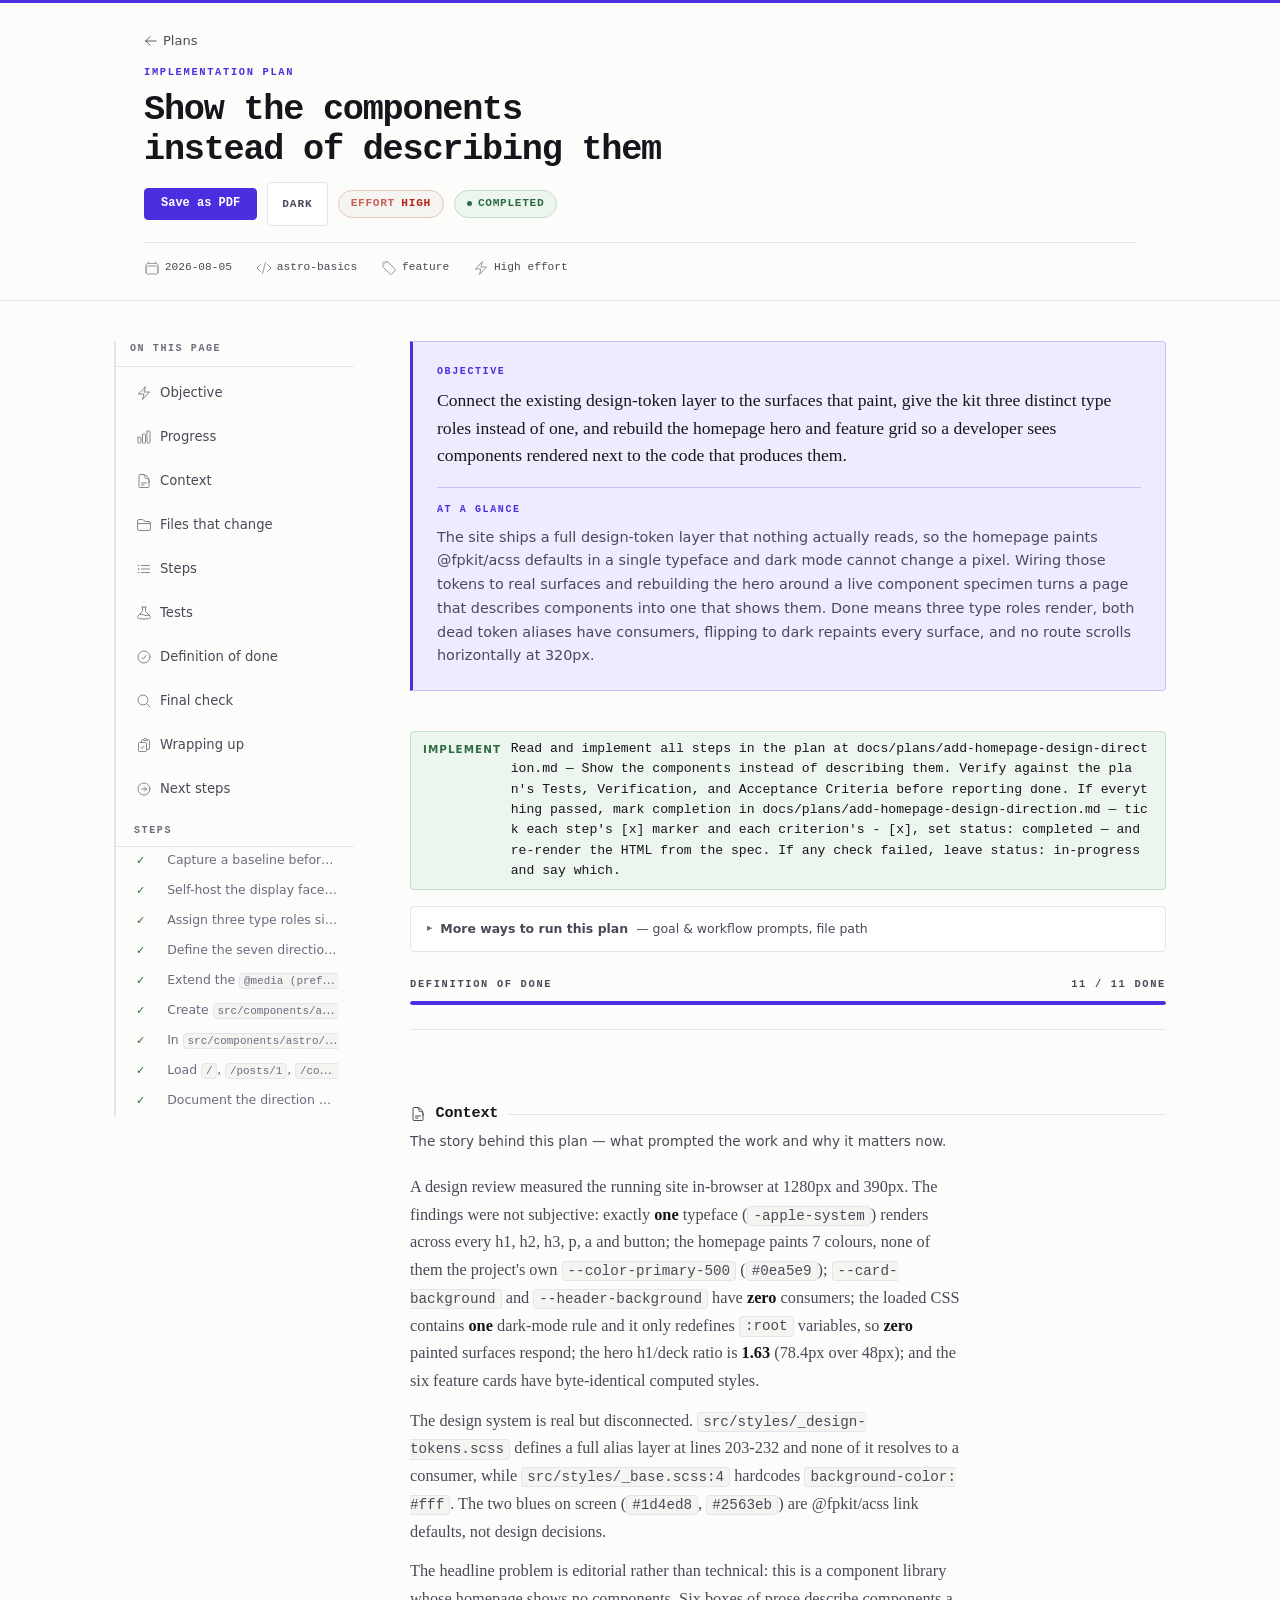
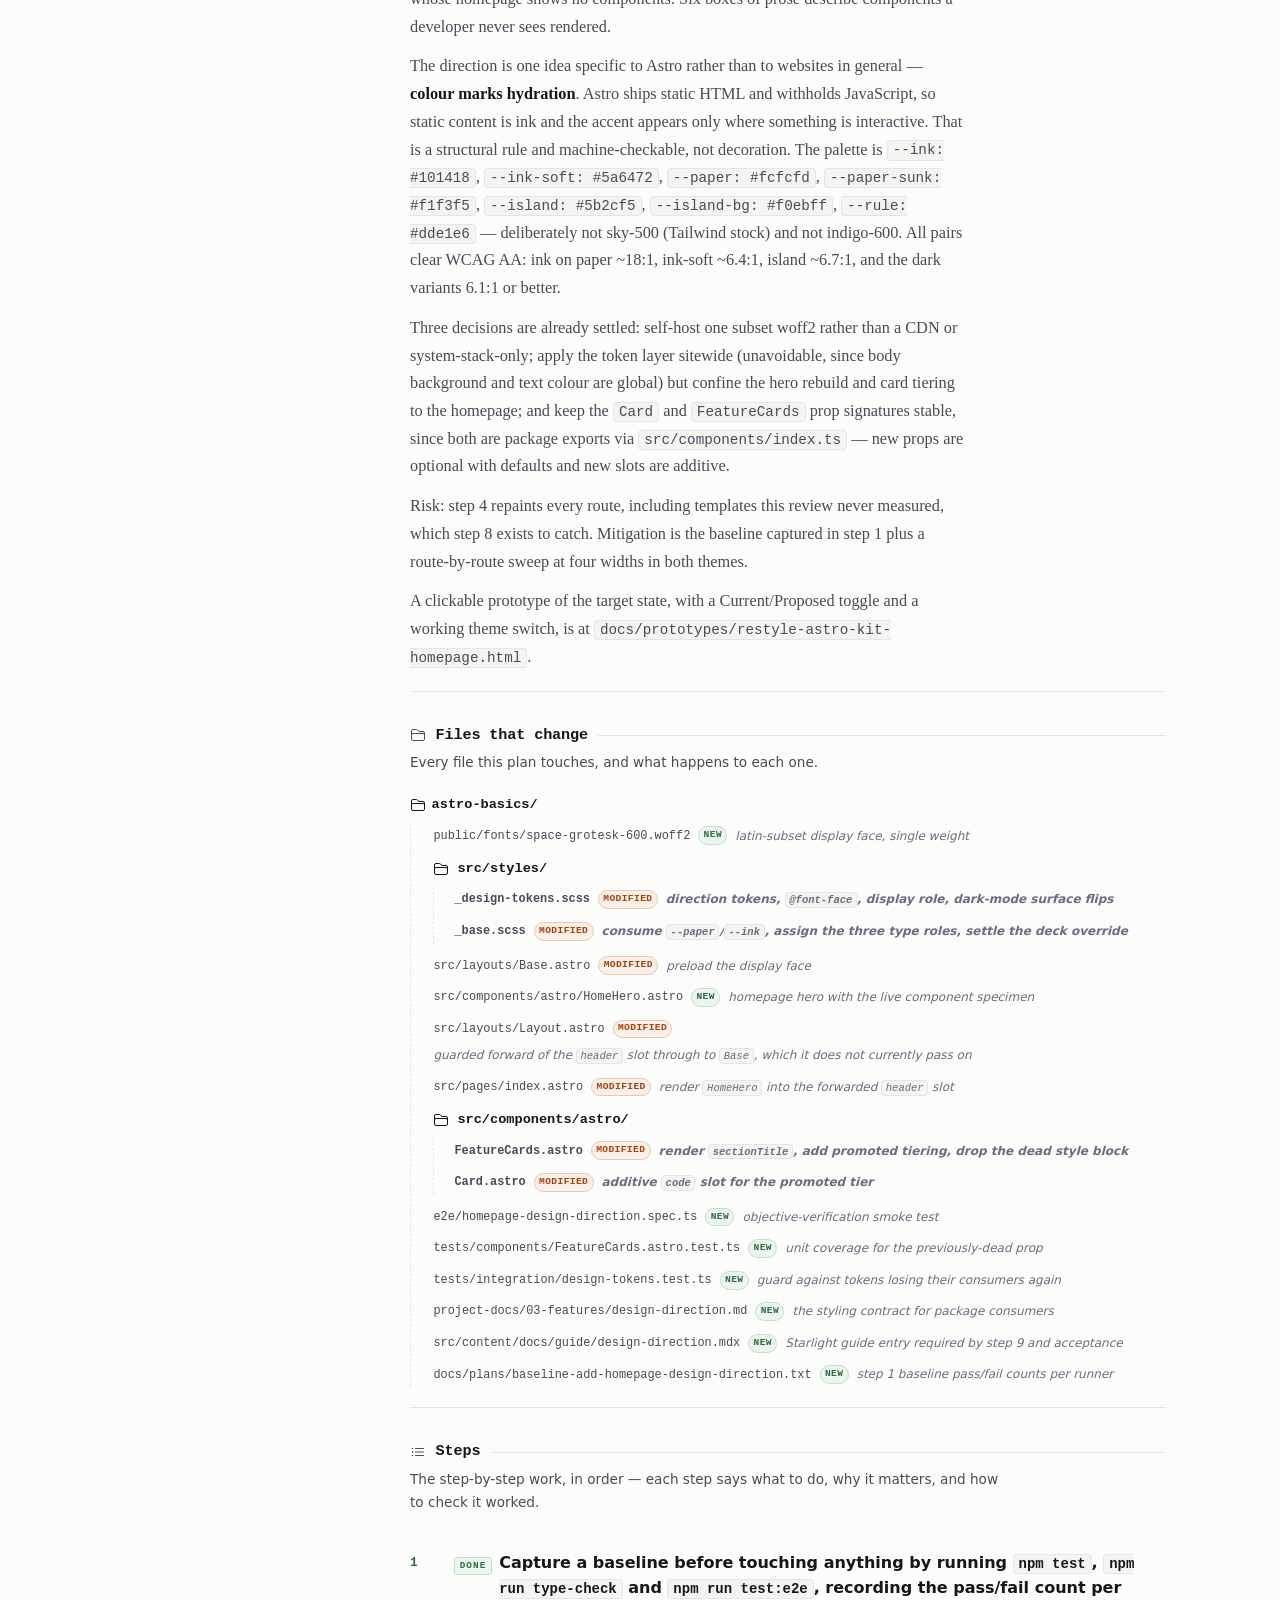
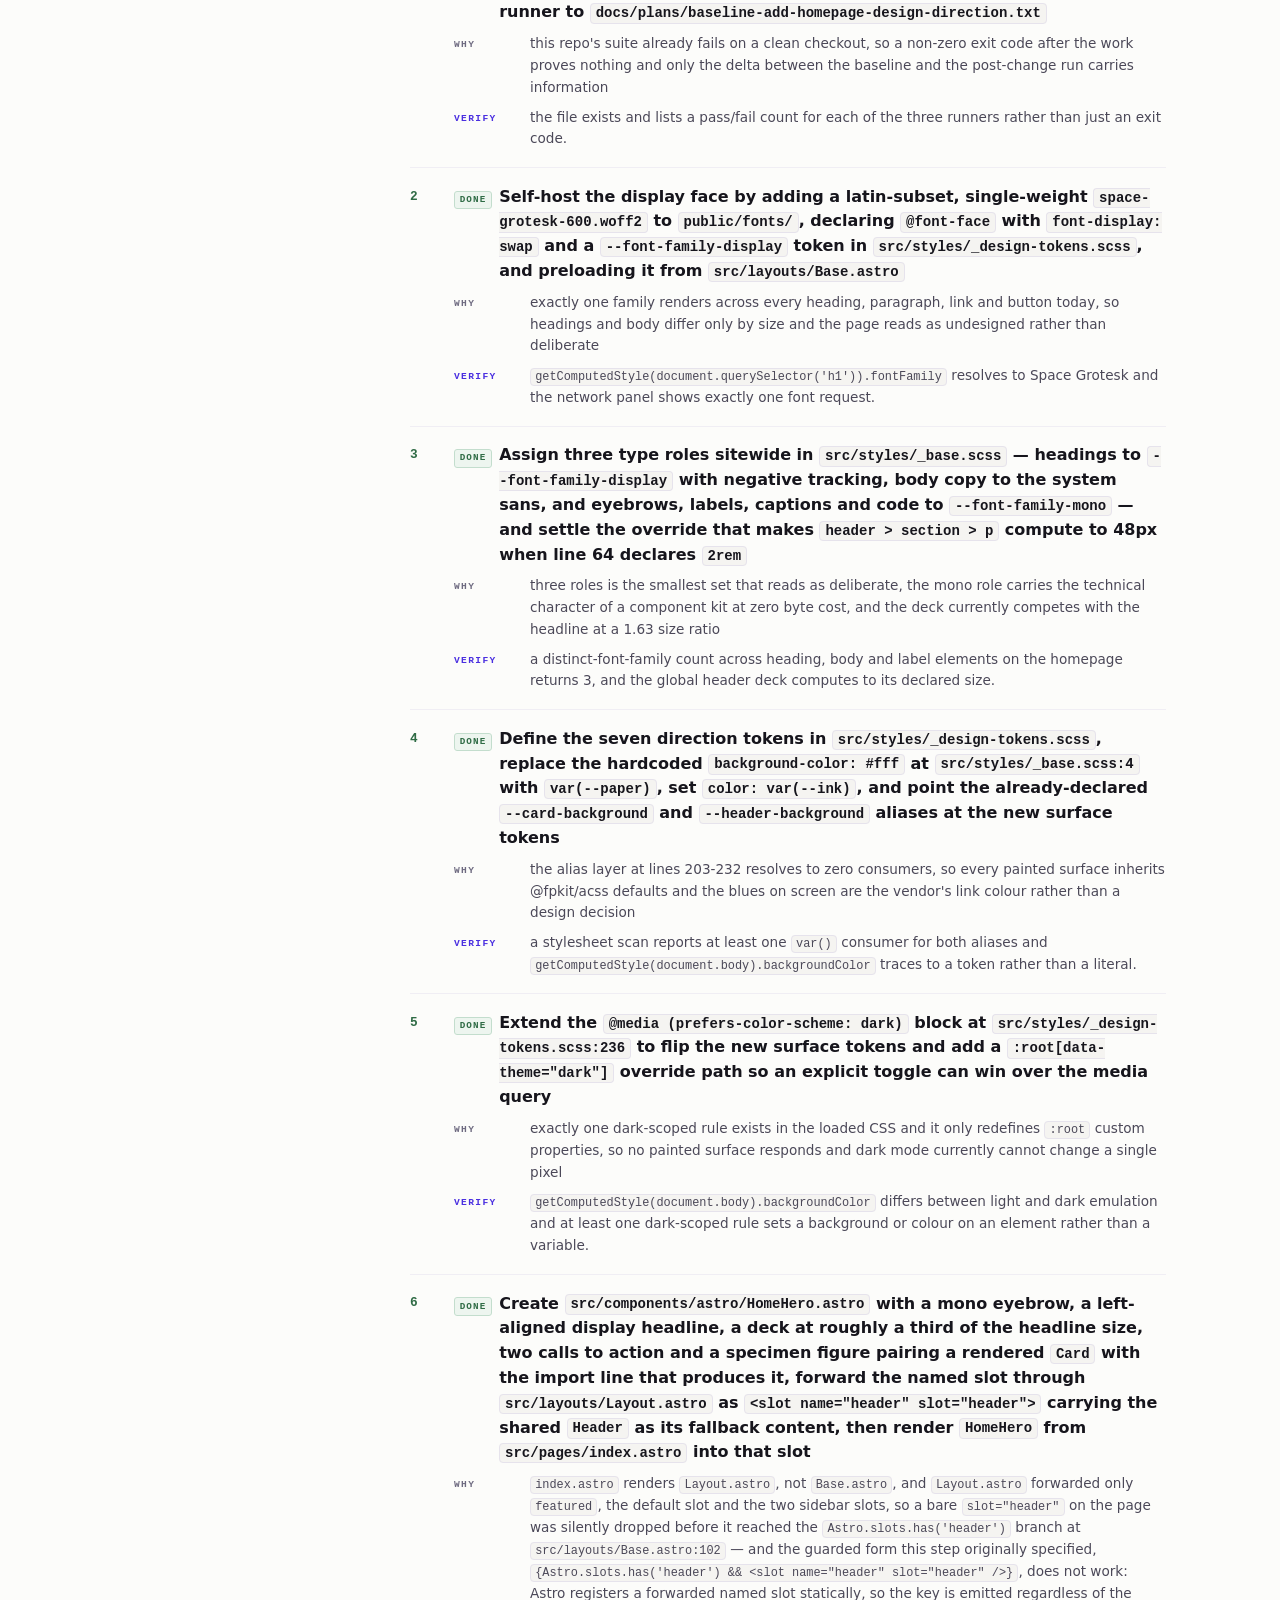
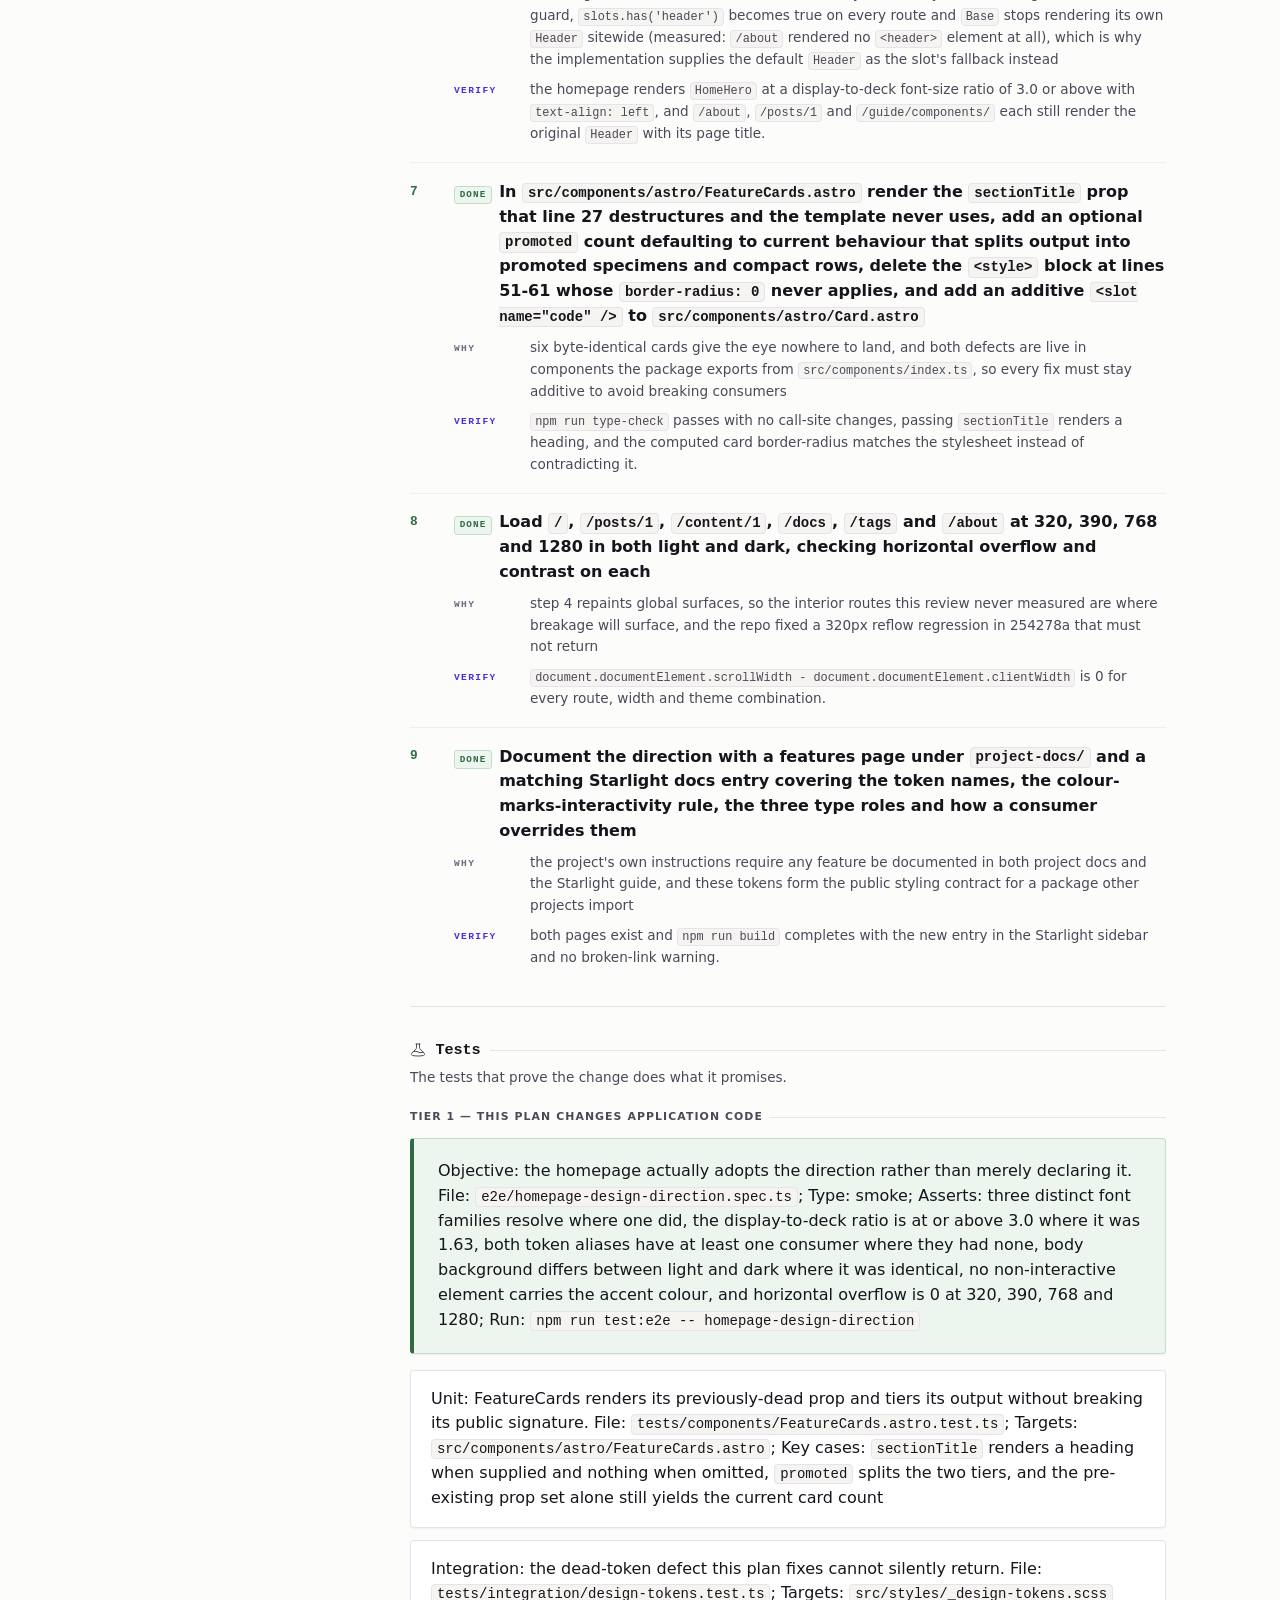
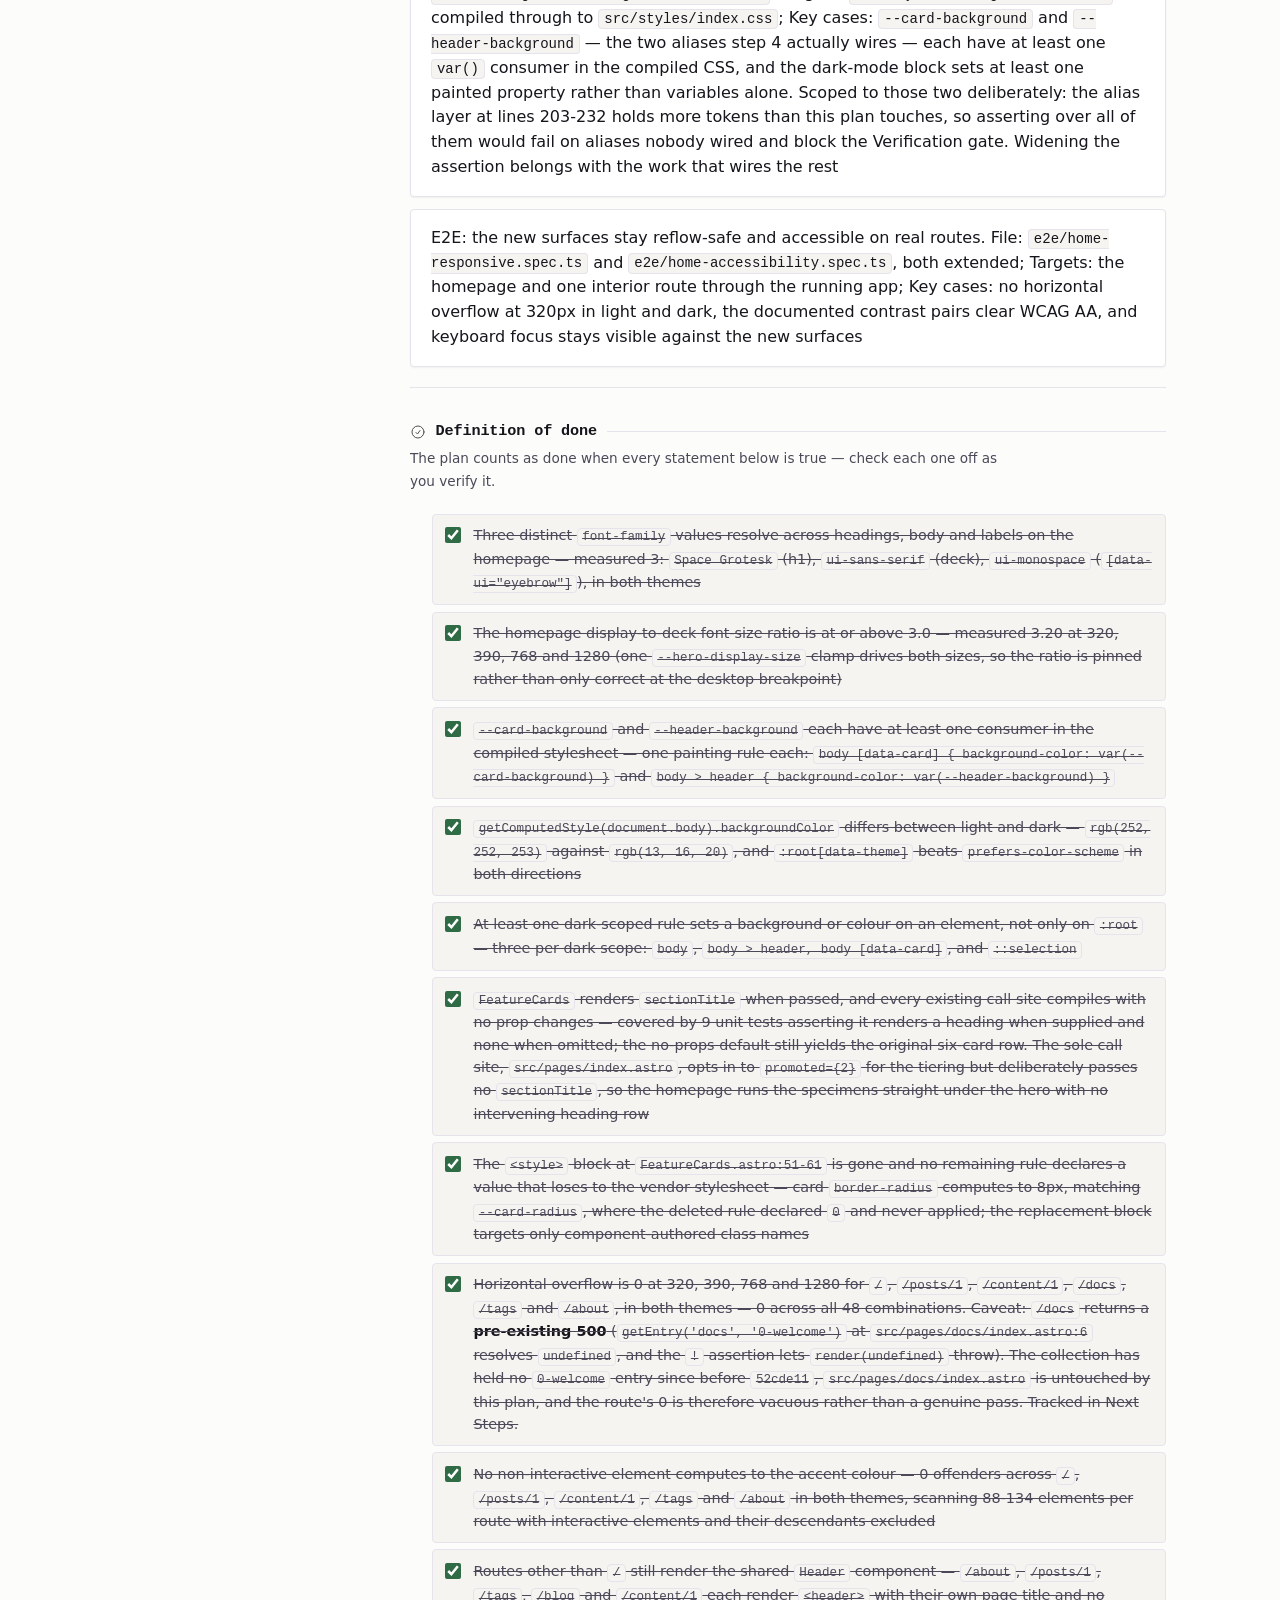
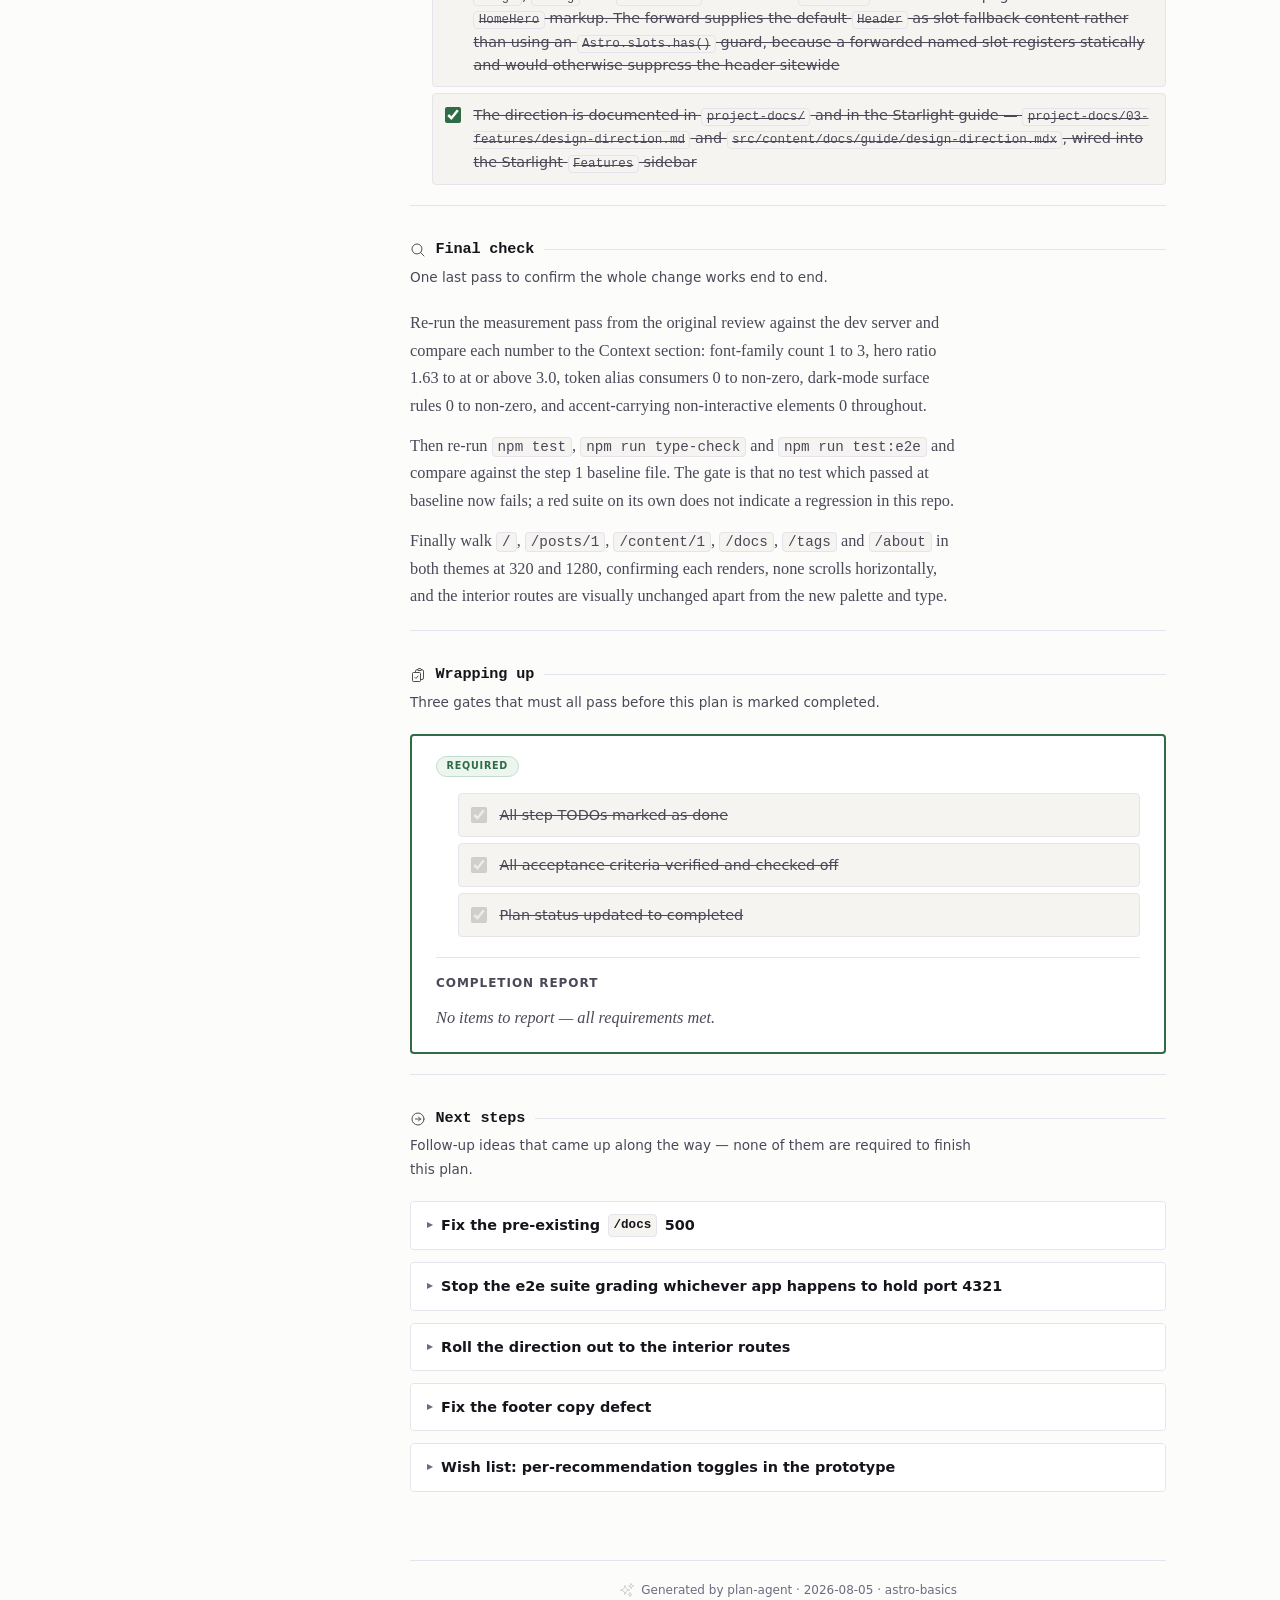
<file: docs/plans/add-homepage-design-direction.html>
<!DOCTYPE html>
<html lang="en" data-status="completed" data-effort="high">
<head>
<meta charset="UTF-8">
<meta name="viewport" content="width=device-width, initial-scale=1.0">
<script>
/* Runs in <head> before the first paint, on purpose: a plan opened from
   file:// has no server to stamp the attribute, and a flash of the wrong
   theme on every load is worse than having no dark mode at all. Storage
   throws in some sandboxed file:// contexts — fall through to
   prefers-color-scheme rather than blocking the render. */
try {
  var t = localStorage.getItem('plan-theme');
  if (t === 'dark' || t === 'light') document.documentElement.dataset.theme = t;
} catch (e) { /* no storage — prefers-color-scheme decides */ }
</script>
<meta name="plan-status" content="completed">
<meta name="plan-effort" content="high">
<meta name="plan-type" content="feature">
<meta name="plan-created" content="2026-08-05">
<meta name="plan-repo" content="astro-basics">
<meta name="plan-file" content="add-homepage-design-direction.html">
<meta name="plan-path" content="docs/plans/add-homepage-design-direction.html">
<meta name="plan-md" content="docs/plans/add-homepage-design-direction.md">
<meta name="plan-implement" content="Read and implement all steps in the plan at docs/plans/add-homepage-design-direction.md — Show the components instead of describing them. Verify against the plan&#39;s Tests, Verification, and Acceptance Criteria before reporting done. If everything passed, mark completion in docs/plans/add-homepage-design-direction.md — tick each step&#39;s [x] marker and each criterion&#39;s - [x], set status: completed — and re-render the HTML from the spec. If any check failed, leave status: in-progress and say which.">
<meta name="plan-goal" content="Achieve this goal: Show the components instead of describing them. The plan at docs/plans/add-homepage-design-direction.md describes one approach — use it as reference, but optimize for the outcome. Fan out across parallel subagents where that serves the outcome. Verify against the plan&#39;s Tests, Verification, and Acceptance Criteria before reporting done. If everything passed, mark completion in docs/plans/add-homepage-design-direction.md — tick each step&#39;s [x] marker and each criterion&#39;s - [x], set status: completed — and re-render the HTML from the spec. If any check failed, leave status: in-progress and say which.">
<meta name="plan-workflow" content="Run a workflow to implement the plan at docs/plans/add-homepage-design-direction.md — Show the components instead of describing them. Brief subagents with the plan file at docs/plans/add-homepage-design-direction.md. Reserve a final verification phase for the lead agent, not a subagent. Verify against the plan&#39;s Tests, Verification, and Acceptance Criteria before reporting done. If everything passed, mark completion in docs/plans/add-homepage-design-direction.md — tick each step&#39;s [x] marker and each criterion&#39;s - [x], set status: completed — and re-render the HTML from the spec. If any check failed, leave status: in-progress and say which.">
<title>Plan: Show the components instead of describing them</title>
<style>
/* ── Design tokens ─────────────────────────────────────────────────
     Indigo-violet lead on warm-neutral paper. Status is carried by form
     (soft fill + rule) rather than a second colour scale, so every status
     chip inherits the theme instead of pinning white text onto a hue that
     only works on one background. Type has three roles: --mono for every
     structural label, --ui for chrome, --prose for reading text.
     Contrast is a hard constraint, not a preference — every text token
     below clears 4.5:1 on the surfaces it is used against in BOTH
     palettes, and tests/plugins/test-plan-redesign.mjs measures it. ── */
  :root {
    --paper:      #fcfcfa;
    --panel:      #ffffff;
    --sunk:       #f5f4f1;
    --ink:        #16151c;
    --ink-2:      #4b4858;
    --ink-3:      #6e6a80;
    --rule:       #e6e3ec;
    --rule-soft:  #f0eef4;
    --accent:     #4a2fe0;
    --accent-soft:#efebfe;
    --accent-line:#c9befb;
    --on-accent:  #ffffff;
    --moss:       #2f6b45;
    --moss-soft:  #edf5ef;
    --moss-line:  #c3ddcd;
    --signal:     #a8420c;
    --signal-soft:#fbf0e9;
    --signal-line:#e8c9b4;
    --red:        #b42318;
    --red-bg:     #fdf1f0;
    --red-border: #edc4bf;
    --purple:     #7b2d9e;
    --purple-bg:  #f9f0fd;
    --purple-border:#dcb8ee;
    --wish-bg:    #fbf5fe;
    --wish-border:#dcb8ee;
    --radius:     4px;
    --shadow:     0 1px 2px rgba(22,21,28,.05);
    --mono: ui-monospace, "SF Mono", SFMono-Regular, Menlo, Consolas, monospace;
    --ui:   system-ui, -apple-system, "Segoe UI", Roboto, sans-serif;
    --prose: Georgia, "Iowan Old Style", "Times New Roman", serif;
  }

  /* Dark palette. Written twice on purpose: an explicit choice
     ([data-theme]) has to beat the OS preference, and plain CSS has no way
     to share one declaration block between an attribute selector and a
     media query. Keep the two lists in sync — the redesign test asserts
     both selectors define the same token names. */
  :root[data-theme="dark"] {
    --paper:      #121118;
    --panel:      #1a1922;
    --sunk:       #201f29;
    --ink:        #edebf3;
    --ink-2:      #b3afc4;
    --ink-3:      #8b87a0;
    --rule:       #2c2a38;
    --rule-soft:  #24232e;
    --accent:     #a594ff;
    --accent-soft:#221f36;
    --accent-line:#4a4270;
    --on-accent:  #16151c;
    --moss:       #7bc098;
    --moss-soft:  #1b2a21;
    --moss-line:  #2f4a39;
    --signal:     #e8a278;
    --signal-soft:#2b2019;
    --signal-line:#4d3826;
    --red:        #f4998f;
    --red-bg:     #2b1a19;
    --red-border: #4d2b27;
    --purple:     #d9a6f0;
    --purple-bg:  #251b2d;
    --purple-border:#4a3557;
    --wish-bg:    #251b2d;
    --wish-border:#4a3557;
    --shadow:     0 1px 2px rgba(0,0,0,.4);
  }
  @media (prefers-color-scheme: dark) {
    :root:not([data-theme="light"]) {
      --paper:      #121118;
      --panel:      #1a1922;
      --sunk:       #201f29;
      --ink:        #edebf3;
      --ink-2:      #b3afc4;
      --ink-3:      #8b87a0;
      --rule:       #2c2a38;
      --rule-soft:  #24232e;
      --accent:     #a594ff;
      --accent-soft:#221f36;
      --accent-line:#4a4270;
      --on-accent:  #16151c;
      --moss:       #7bc098;
      --moss-soft:  #1b2a21;
      --moss-line:  #2f4a39;
      --signal:     #e8a278;
      --signal-soft:#2b2019;
      --signal-line:#4d3826;
      --red:        #f4998f;
      --red-bg:     #2b1a19;
      --red-border: #4d2b27;
      --purple:     #d9a6f0;
      --purple-bg:  #251b2d;
      --purple-border:#4a3557;
      --wish-bg:    #251b2d;
      --wish-border:#4a3557;
      --shadow:     0 1px 2px rgba(0,0,0,.4);
    }
  }
  /* Native controls (checkboxes, scrollbars) follow the resolved theme. */
  :root { color-scheme: light; }
  :root[data-theme="dark"] { color-scheme: dark; }
  @media (prefers-color-scheme: dark) {
    :root:not([data-theme="light"]) { color-scheme: dark; }
  }

  /* ── Reset & base ──────────────────────────────────────────────── */
  *, *::before, *::after { box-sizing: border-box; margin: 0; padding: 0; }
  html { scroll-behavior: smooth; }
  body {
    font-family: var(--ui);
    font-size: 16px;
    line-height: 1.55;
    -webkit-font-smoothing: antialiased;
    color: var(--ink);
    background: var(--paper);
  }
  a { color: var(--accent); }
  code, pre {
    font-family: var(--mono);
    font-size: .875em;
  }
  /* Inline spans rendered from backtick markers in plan prose. Scoped to .md
     so the bare <code> carrying file paths and copyable prompts keeps its own
     layout — those live inside chips and rows that already style themselves.
     No backticks in this comment: the whole stylesheet is a JS template. */
  code.md {
    background: var(--sunk);
    border: 1px solid var(--rule);
    border-radius: 4px;
    padding: .08em .35em;
    /* Long paths must wrap rather than force the card into a sideways scroll. */
    overflow-wrap: anywhere;
  }
  strong.md { font-weight: 650; color: var(--ink); }
  em.md { font-style: italic; }
  pre {
    background: var(--sunk);
    border: 1px solid var(--rule);
    border-radius: var(--radius);
    padding: .75rem 1rem;
    overflow-x: auto;
    white-space: pre-wrap;
    word-break: break-word;
  }

  /* ── SVG icon helper ────────────────────────────────────────────── */
  .icon {
    width: 1rem;
    height: 1rem;
    display: inline-block;
    vertical-align: middle;
    flex-shrink: 0;
  }

  /* ── Skip link ─────────────────────────────────────────────────── */
  .skip-link {
    position: absolute;
    left: -9999px; top: auto;
    width: 1px; height: 1px;
    overflow: hidden;
  }
  .skip-link:focus {
    position: fixed;
    left: 1rem; top: 1rem;
    width: auto; height: auto;
    overflow: visible;
    background: var(--accent);
    color: var(--on-accent);
    padding: .5rem 1rem;
    border-radius: var(--radius);
    font-weight: 700;
    z-index: 9999;
    text-decoration: none;
  }

  /* ── Header — document cover ────────────────────────────────────── */
  .plan-header {
    background: var(--paper);
    border-bottom: 1px solid var(--rule);
    padding: 0;
  }
  .plan-header::before {
    content: "";
    display: block;
    height: 3px;
    background: var(--accent);
  }
  .plan-header-inner {
    max-width: 1040px;
    margin: 0 auto;
    padding: 1.75rem 1.5rem 1.5rem;
  }
  .plan-doc-type {
    font-family: var(--mono);
    font-size: .65rem;
    font-weight: 600;
    letter-spacing: .16em;
    text-transform: uppercase;
    color: var(--accent);
    margin-bottom: .6rem;
  }
  .plan-header-top {
    display: block;
  }
  .plan-title {
    font-family: var(--mono);
    font-size: clamp(1.6rem, 4vw, 2.2rem);
    font-weight: 600;
    letter-spacing: -.035em;
    line-height: 1.14;
    color: var(--ink);
    max-width: 26ch;
    text-wrap: balance;
  }
  .plan-header-actions {
    display: flex;
    align-items: center;
    gap: .6rem;
    flex-wrap: wrap;
    margin-top: .75rem;
  }

  /* Status badge */
  .status-badge {
    display: inline-flex;
    align-items: center;
    gap: .4rem;
    font-size: .7rem;
    font-weight: 700;
    letter-spacing: .06em;
    text-transform: uppercase;
    padding: .25rem .75rem;
    border-radius: 999px;
    white-space: nowrap;
    flex-shrink: 0;
    font-family: var(--mono);
    color: var(--ink-3);
    background: var(--sunk);
    border: 1px solid var(--rule);
  }
  .status-badge::before {
    content: "";
    display: inline-block;
    width: .45em;
    height: .45em;
    border-radius: 50%;
    background: currentColor;
    flex-shrink: 0;
  }
  [data-status="in-progress"] .status-badge { color: var(--signal); background: var(--signal-soft); border-color: var(--signal-line); }
  [data-status="completed"]   .status-badge { color: var(--moss);   background: var(--moss-soft);   border-color: var(--moss-line); }

  /* Effort badge — color tracks the data-effort attribute, mirroring .status-badge */
  .effort-badge {
    display: inline-flex;
    align-items: center;
    gap: .4rem;
    font-size: .7rem;
    font-weight: 700;
    letter-spacing: .06em;
    text-transform: uppercase;
    padding: .25rem .75rem;
    border-radius: 999px;
    white-space: nowrap;
    flex-shrink: 0;
    font-family: var(--mono);
    color: var(--ink-3);
    background: var(--sunk);
    border: 1px solid var(--rule);
  }
  .effort-badge::before { content: "Effort "; opacity: .7; }
  [data-effort="low"]    .effort-badge { color: var(--moss);   border-color: var(--moss-line); }
  [data-effort="medium"] .effort-badge { color: var(--signal); border-color: var(--signal-line); }
  [data-effort="high"]   .effort-badge { color: var(--red);    border-color: var(--red-border); }

  @keyframes pulse-dot { 0%, 100% { opacity: 1; } 50% { opacity: .3; } }
  [data-status="in-progress"] .status-badge::before {
    animation: pulse-dot 1.4s ease-in-out infinite;
  }
  @media (prefers-reduced-motion: reduce) {
    html { scroll-behavior: auto; }
    [data-status="in-progress"] .status-badge::before { animation: none; }
  }

  /* Save as PDF button */
  .save-pdf-btn {
    display: inline-flex;
    align-items: center;
    gap: .4rem;
    padding: .4rem 1rem;
    font-size: .75rem;
    font-weight: 600;
    font-family: var(--mono);
    color: var(--on-accent);
    background: var(--accent);
    border: 1px solid var(--accent);
    border-radius: 4px;
    cursor: pointer;
    line-height: 1.4;
    white-space: nowrap;
    flex-shrink: 0;
    transition: filter .15s, box-shadow .15s;
  }
  .save-pdf-btn:hover { filter: brightness(.85); box-shadow: 0 2px 6px rgba(0,0,0,.2); }
  .save-pdf-btn:active { filter: brightness(.75); }
  .save-pdf-btn:focus-visible { outline: 3px solid var(--accent); outline-offset: 2px; }
  @media (prefers-reduced-motion: reduce) { .save-pdf-btn { transition: none; } }

  /* Theme toggle — same shape as Save as PDF, quieter fill. */
  .theme-toggle {
    display: inline-flex;
    align-items: center;
    justify-content: center;
    gap: .4rem;
    min-width: 44px;
    min-height: 44px;
    padding: .4rem .9rem;
    font-family: var(--mono);
    font-size: .7rem;
    font-weight: 600;
    letter-spacing: .08em;
    text-transform: uppercase;
    color: var(--ink-2);
    background: var(--panel);
    border: 1px solid var(--rule);
    border-radius: 4px;
    cursor: pointer;
    white-space: nowrap;
    flex-shrink: 0;
  }
  .theme-toggle:hover { color: var(--accent); border-color: var(--accent-line); }
  .theme-toggle:focus-visible { outline: 2px solid var(--accent); outline-offset: 2px; }

  /* Meta row */
  .plan-meta {
    display: flex;
    gap: 1.5rem;
    flex-wrap: wrap;
    margin-top: 1rem;
    padding-top: 1rem;
    border-top: 1px solid var(--rule);
    font-family: var(--mono);
    font-size: .7rem;
    color: var(--ink-2);
  }
  .plan-meta span {
    display: inline-flex;
    align-items: center;
    gap: .3rem;
  }
  .plan-meta .icon { opacity: .55; }

  /* ── Layout ────────────────────────────────────────────────────── */
  .layout {
    display: grid;
    grid-template-columns: 15rem minmax(0, 1fr);
    gap: 3.5rem;
    max-width: 1100px;
    margin: 0 auto;
    padding: 2.5rem 1.5rem 5rem;
    align-items: start;
  }
  /* 900, not 720: the sidebar now carries a step rail and is 15rem wide, so
     between those two widths the main column was narrow enough to break a
     copyable path across four lines. Collapse to one column sooner. */
  @media (max-width: 900px) {
    .layout { grid-template-columns: 1fr; padding: 1.5rem .75rem 4rem; gap: 0; }
  }

  /* ── Sidebar — table of contents ───────────────────────────────── */
  .plan-nav {
    position: sticky;
    top: 1.5rem;
    align-self: start;
    overflow: hidden;
  }
  @media (max-width: 900px) {
    .plan-nav {
      position: static;
      border-bottom: 1px solid var(--rule);
      padding-bottom: 1.5rem;
      margin-bottom: 2rem;
    }
  }
  .nav-heading {
    font-family: var(--mono);
    font-size: .625rem;
    font-weight: 600;
    letter-spacing: .16em;
    text-transform: uppercase;
    color: var(--ink-3);
    padding: 0 1rem .6rem;
    margin-bottom: .25rem;
    border-bottom: 1px solid var(--rule);
  }
  .scroll-rail {
    position: absolute;
    left: 0; top: 0; bottom: 0;
    width: 2px;
    background: var(--rule);
    border-radius: 1px;
    overflow: hidden;
    pointer-events: none;
  }
  .scroll-rail::after {
    content: "";
    position: absolute;
    top: 0; left: 0; right: 0;
    height: calc(var(--scroll-pct, 0) * 1%);
    background: var(--accent);
    transition: height .1s linear;
  }
  @media (prefers-reduced-motion: reduce) { .scroll-rail::after { transition: none; } }
  .plan-nav ul { list-style: none; padding: 0; margin: 0; }
  .plan-nav > ul > li > a {
    display: flex;
    align-items: center;
    min-height: 44px;
    padding: .125rem 1rem .125rem 1.25rem;
    font-size: .825rem;
    color: var(--ink-2);
    text-decoration: none;
    gap: .5rem;
    border-left: 2px solid transparent;
    transition: color .12s, border-color .12s;
  }
  .plan-nav a:hover { color: var(--ink); border-left-color: var(--accent-line); }
  .plan-nav a.active { color: var(--accent); font-weight: 600; border-left-color: var(--accent); }
  .plan-nav a:focus-visible { outline: 2px solid var(--accent); outline-offset: 2px; }
  .plan-nav .icon { opacity: .65; }
  .plan-nav a.active .icon,
  .plan-nav a:hover .icon { opacity: 1; }

  /* ── Step rail — one link per step, the plan's real structure ───── */
  .rail-steps {
    list-style: none;
    margin: 0;
    padding: 0;
    border-top: 1px solid var(--rule);
    padding-top: .5rem;
    margin-top: .75rem;
  }
  .rail-heading {
    font-family: var(--mono);
    font-size: .625rem;
    font-weight: 600;
    letter-spacing: .16em;
    text-transform: uppercase;
    color: var(--ink-3);
    padding: 0 1rem .45rem 1.25rem;
  }
  a.rail-step {
    display: grid;
    grid-template-columns: 1.6rem minmax(0, 1fr);
    align-items: baseline;
    gap: .35rem;
    min-height: 30px;
    padding: .3rem 1rem .3rem 1.25rem;
    font-size: .78rem;
    line-height: 1.35;
    color: var(--ink-2);
    text-decoration: none;
    border-left: 2px solid var(--rule-soft);
    transition: color .12s, border-color .12s;
  }
  @media (prefers-reduced-motion: reduce) { a.rail-step { transition: none; } }
  a.rail-step .rail-no {
    font-family: var(--mono);
    font-size: .7rem;
    color: var(--ink-3);
  }
  a.rail-step .rail-text {
    overflow: hidden;
    text-overflow: ellipsis;
    white-space: nowrap;
  }
  a.rail-step.done .rail-no { color: var(--moss); }
  a.rail-step.done .rail-text { color: var(--ink-3); }
  a.rail-step.active {
    color: var(--ink);
    font-weight: 600;
    border-left-color: var(--accent);
    background: linear-gradient(90deg, var(--accent-soft), transparent 75%);
  }
  a.rail-step.active .rail-no { color: var(--accent); }
  /* Visually-hidden step state — the tick glyph alone tells a screen reader
     nothing, so every rail link carries "step N of M[, done]" in text. */
  .rail-state {
    position: absolute;
    width: 1px; height: 1px;
    overflow: hidden;
    clip-path: inset(50%);
    white-space: nowrap;
  }
  /* Once the sidebar stops being a sidebar the step list collapses into a
     disclosure rather than disappearing — a phone reader keeps every jump
     target. The element ships OPEN and the inline script closes it below the
     breakpoint: a closed-by-default <details> would hide the whole rail on
     desktop when scripting is off, and no-JS-on-mobile only costs some
     scrolling. */
  .rail-disclosure { margin-top: .75rem; }
  .rail-disclosure > summary {
    display: none;
    font-family: var(--mono);
    font-size: .7rem;
    letter-spacing: .1em;
    text-transform: uppercase;
    color: var(--ink-2);
    cursor: pointer;
    list-style: none;
    align-items: center;
    gap: .4rem;
    min-height: 44px;
    padding: 0 1rem 0 1.25rem;
  }
  .rail-disclosure > summary::-webkit-details-marker { display: none; }
  .rail-disclosure > summary::before { content: "▶"; font-size: .55em; }
  .rail-disclosure[open] > summary::before { content: "▼"; }
  @media (max-width: 900px) {
    .rail-disclosure > summary { display: flex; }
  }

  /* ── Objective card — executive summary ────────────────────────── */
  .objective-card {
    background: var(--accent-soft);
    border: 1px solid var(--accent-line);
    border-left: 3px solid var(--accent);
    border-radius: 0 var(--radius) var(--radius) 0;
    padding: 1.35rem 1.5rem;
    margin-bottom: 2.5rem;
    color: var(--ink);
  }
  .objective-card > p {
    font-family: var(--prose);
    font-size: 1.1rem;
    line-height: 1.55;
    color: var(--ink);
  }
  .objective-card .section-label,
  .plan-glance-label {
    font-family: var(--mono);
    font-size: .625rem;
    font-weight: 600;
    letter-spacing: .16em;
    text-transform: uppercase;
    color: var(--accent);
    margin-bottom: .5rem;
  }

  /* ── At a glance — the plain-language register of the same goal, nested
        inside #objective so the reader meets one summary, not two. ────── */
  .plan-glance {
    margin-top: 1.1rem;
    padding-top: .9rem;
    border-top: 1px solid var(--accent-line);
  }
  .plan-glance p { margin: 0; color: var(--ink-2); font-size: .9rem; line-height: 1.65; }

  /* ── Progress bar ──────────────────────────────────────────────── */
  .progress-wrap {
    margin-bottom: 2.5rem;
    padding-bottom: 1.5rem;
    border-bottom: 1px solid var(--rule);
  }
  .progress-header {
    display: flex;
    justify-content: space-between;
    align-items: center;
    margin-bottom: .6rem;
    font-family: var(--mono);
    font-size: .65rem;
    font-weight: 600;
    color: var(--ink-2);
    text-transform: uppercase;
    letter-spacing: .16em;
  }
  .progress-bar-bg { height: 4px; background: var(--rule); border-radius: 999px; overflow: hidden; }
  .progress-bar-fill {
    height: 100%;
    border-radius: 999px;
    background: var(--accent);
    transition: width .5s cubic-bezier(.4,0,.2,1);
    width: 0%;
  }
  @media (prefers-reduced-motion: reduce) {
    .progress-bar-fill { transition: none; }
  }

  /* ── Document sections ─────────────────────────────────────────── */
  .section-card {
    background: transparent;
    border: none;
    border-top: 1px solid var(--rule);
    border-radius: 0;
    padding: 2rem 0 1.25rem;
    margin-bottom: 0;
    box-shadow: none;
  }
  .section-card:first-of-type { border-top: none; }
  .section-card h2 {
    font-family: var(--mono);
    font-size: .95rem;
    font-weight: 600;
    letter-spacing: -.01em;
    color: var(--ink);
    margin-bottom: 1.25rem;
    display: flex;
    align-items: center;
    gap: .6rem;
  }
  .section-card h2::after { content: ""; flex: 1; height: 1px; background: var(--rule); }
  .section-card h2 .icon { opacity: .75; }
  .section-card .section-intro {
    font-size: .85rem;
    color: var(--ink-2);
    margin: -1rem 0 1.25rem;
  }
  .section-card p {
    margin-bottom: .75rem;
    color: var(--ink-2);
    font-family: var(--prose);
    font-size: 1.02rem;
    line-height: 1.7;
    max-width: 68ch;
  }
  .section-card p.section-intro { font-family: var(--ui); font-size: .85rem; }
  .section-card p strong.md { color: var(--ink); }
  .section-card p:last-child { margin-bottom: 0; }
  .section-card ul, .section-card ol {
    padding-left: 1.4rem;
    display: flex;
    flex-direction: column;
    gap: .4rem;
  }

  /* ── Steps ──────────────────────────────────────────────────────── */
  .steps-list { display: flex; flex-direction: column; }

  /* Records, not cards: a rule between steps, no box and no dotted
     timeline. The sidebar rail is the page's one progress device now. */
  .step-card {
    background: transparent;
    border: 0;
    border-top: 1px solid var(--rule-soft);
    border-radius: 0;
    padding: 1.05rem 0;
    box-shadow: none;
    position: relative;
    scroll-margin-top: 1.5rem;
  }
  .step-card:first-child { border-top: 0; }

  .step-card-header { display: flex; align-items: flex-start; gap: .75rem; }
  .step-number {
    flex-shrink: 0;
    width: 2rem;
    font-family: var(--mono);
    color: var(--ink-3);
    font-size: .8rem;
    font-weight: 600;
    padding-top: .12rem;
  }
  .step-card.completed .step-number { color: var(--moss); }
  .step-body { flex: 1; min-width: 0; }
  .step-action {
    font-weight: 600;
    margin-bottom: .3rem;
    display: flex;
    align-items: baseline;
    gap: .45rem;
    flex-wrap: wrap;
    color: var(--ink);
  }
  .step-chip {
    display: inline-block;
    font-family: var(--mono);
    font-size: .58rem;
    font-weight: 600;
    text-transform: uppercase;
    letter-spacing: .12em;
    padding: .12em .5em;
    border-radius: 3px;
    background: var(--sunk);
    color: var(--ink-3);
    border: 1px solid var(--rule);
    vertical-align: middle;
    user-select: none;
    flex-shrink: 0;
  }
  .step-card.completed .step-chip {
    background: var(--moss-soft);
    color: var(--moss);
    border-color: var(--moss-line);
  }
  .step-chip-text { flex: 1; }

  /* Why and Verify are both always visible. Verify is the line a reader
     needs WHILE executing the step — putting it behind a disclosure was the
     single worst call in the previous shell. */
  .step-note {
    display: grid;
    grid-template-columns: 4rem minmax(0, 1fr);
    gap: .1rem .75rem;
    margin-top: .5rem;
    font-size: .85rem;
    line-height: 1.6;
    color: var(--ink-2);
  }
  .step-note > .step-note-label {
    font-family: var(--mono);
    font-size: .6rem;
    font-weight: 600;
    letter-spacing: .14em;
    text-transform: uppercase;
    color: var(--ink-3);
    padding-top: .25rem;
  }
  .step-verify > .step-note-label { color: var(--accent); }
  @media (max-width: 560px) {
    .step-note { grid-template-columns: 1fr; gap: .1rem; }
  }

  /* ── Acceptance criteria ───────────────────────────────────────── */
  .criteria-list {
    list-style: none; padding: 0;
    display: flex; flex-direction: column; gap: .6rem;
  }
  .criteria-list li {
    display: flex;
    align-items: flex-start;
    gap: .75rem;
    padding: .6rem .75rem;
    border: 1px solid var(--rule);
    border-radius: var(--radius);
    background: var(--panel);
    transition: background .12s;
  }
  .criteria-list li:has(input:checked) { background: var(--sunk); }
  .criteria-list input[type="checkbox"] {
    flex-shrink: 0;
    width: 1rem; height: 1rem;
    margin-top: .2rem;
    accent-color: var(--moss);
    cursor: pointer;
  }
  .criteria-list label { cursor: pointer; font-size: .9rem; }
  .criteria-list input:checked + label { text-decoration: line-through; color: var(--ink-2); }

  /* ── Completion checklist ────────────────────────────────────── */
  .completion-checklist {
    background: var(--panel);
    border: 2px solid var(--signal);
    border-radius: var(--radius);
    padding: 1.25rem 1.5rem;
    margin-top: 1rem;
  }
  .completion-checklist.all-complete { border-color: var(--moss); }
  .completion-header {
    display: flex;
    align-items: center;
    gap: .5rem;
    margin-bottom: 1rem;
  }
  .completion-badge {
    font-size: .6rem;
    font-weight: 700;
    letter-spacing: .08em;
    text-transform: uppercase;
    padding: .15rem .6rem;
    border-radius: 999px;
    background: var(--signal-soft);
    color: var(--signal);
    border: 1px solid var(--signal-line);
  }
  .completion-checklist.all-complete .completion-badge {
    background: var(--moss-soft);
    color: var(--moss);
    border-color: var(--moss-line);
  }
  .completion-list {
    list-style: none; padding: 0;
    display: flex; flex-direction: column; gap: .6rem;
  }
  .completion-list li {
    display: flex;
    align-items: flex-start;
    gap: .75rem;
    padding: .6rem .75rem;
    border: 1px solid var(--rule);
    border-radius: var(--radius);
    background: var(--panel);
    transition: background .12s;
  }
  .completion-list li:has(input:checked) { background: var(--sunk); }
  .completion-list input[type="checkbox"] {
    flex-shrink: 0;
    width: 1rem; height: 1rem;
    margin-top: .2rem;
    accent-color: var(--moss);
  }
  .completion-list label { font-size: .9rem; }
  .completion-list input:checked + label { text-decoration: line-through; color: var(--ink-2); }
  @media (prefers-reduced-motion: reduce) {
    .completion-list li { transition: none; }
  }

  /* ── Completion report ─────────────────────────────────────── */
  .completion-report {
    margin-top: 1.25rem;
    padding-top: 1rem;
    border-top: 1px solid var(--rule);
  }
  .report-heading {
    font-size: .75rem;
    font-weight: 700;
    letter-spacing: .08em;
    text-transform: uppercase;
    color: var(--ink-2);
    margin-bottom: .75rem;
  }
  .report-empty {
    font-style: italic;
    color: var(--ink-3);
    font-size: .875rem;
  }
  .report-list { margin: 0; padding: 0; }
  .report-list dt {
    font-weight: 600;
    color: var(--ink);
    font-size: .875rem;
    display: flex;
    align-items: center;
    gap: .4rem;
    margin-top: .75rem;
  }
  .report-list dt:first-child { margin-top: 0; }
  .report-list dt::before {
    content: "";
    display: inline-block;
    width: .5rem; height: .5rem;
    border-radius: 50%;
    background: var(--red);
    flex-shrink: 0;
  }
  .report-list dd {
    color: var(--ink-2);
    font-size: .85rem;
    margin-left: .9rem;
    margin-top: .2rem;
    margin-bottom: 0;
  }

  /* ── Next steps ────────────────────────────────────────────────── */
  .next-steps-list { padding: 0; display: flex; flex-direction: column; gap: .75rem; }
  .next-step-item {
    border: 1px solid var(--rule);
    border-radius: var(--radius);
    overflow: hidden;
    background: var(--panel);
  }
  .next-step-item summary {
    font-weight: 600;
    font-size: .9rem;
    padding: .75rem 1rem;
    cursor: pointer;
    list-style: none;
    display: flex;
    align-items: center;
    gap: .5rem;
    background: var(--panel);
    user-select: none;
    min-height: 44px;
  }
  .next-step-item summary::before { content: "▶"; font-size: .55em; color: var(--ink-3); transition: transform .2s; }
  .next-step-item[open] summary::before { transform: rotate(90deg); }
  .next-step-prompt { padding: .75rem 1rem 1rem; background: var(--sunk); border-top: 1px solid var(--rule); }
  .next-step-prompt p { font-size: .8rem; color: var(--ink-2); margin-bottom: .5rem; }
  .next-step-prompt pre { margin: 0; }
  @media (prefers-reduced-motion: reduce) { .next-step-item summary::before { transition: none; } }

  /* ── Copy prompt button ─────────────────────────────────────── */
  .copy-prompt-btn {
    display: inline-flex;
    align-items: center;
    gap: .35rem;
    margin-top: .6rem;
    padding: .3rem .75rem;
    font-size: .775rem;
    font-weight: 500;
    color: var(--accent);
    background: var(--accent-soft);
    border: 1px solid var(--accent-line);
    border-radius: var(--radius);
    cursor: pointer;
    transition: background .12s, color .12s, border-color .12s;
    font-family: inherit;
    line-height: 1.4;
  }
  .copy-prompt-btn:hover { background: var(--accent-soft); border-color: var(--accent); }
  .copy-prompt-btn:active { background: var(--accent-line); }
  .copy-prompt-btn.copied { color: var(--moss); background: var(--moss-soft); border-color: var(--moss-line); }
  .copy-prompt-btn:focus-visible { outline: 2px solid var(--accent); outline-offset: 2px; }
  @media print { .copy-prompt-btn { display: none !important; } }
  @media (prefers-reduced-motion: reduce) { .copy-prompt-btn { transition: none; } }
  /* Shared clipboard-failure state for every copy button */
  .copy-failed { color: var(--red) !important; background: var(--red-bg) !important; border-color: var(--red-border) !important; white-space: normal; }

  /* Wish list variant */
  .wish-list-header {
    display: flex;
    align-items: center;
    gap: .5rem;
    font-size: .68rem;
    font-weight: 700;
    letter-spacing: .1em;
    text-transform: uppercase;
    color: var(--purple);
    margin: 1.5rem 0 .75rem;
  }
  .wish-list-header::after {
    content: "";
    flex: 1;
    height: 1px;
    background: var(--wish-border);
    opacity: .5;
  }
  .wish-item { border: 1px dashed var(--wish-border) !important; background: var(--wish-bg) !important; }
  .wish-item summary { background: var(--wish-bg) !important; color: var(--purple); }
  .wish-badge {
    font-size: .6rem;
    background: var(--purple-bg);
    color: var(--purple);
    padding: .1rem .5rem;
    border-radius: 999px;
    font-weight: 700;
    letter-spacing: .04em;
    text-transform: uppercase;
    margin-left: auto;
    border: 1px solid var(--purple-border);
  }

  /* ── Collapsible optional sections ─────────────────────────────── */
  .optional-section {
    border: 1px solid var(--rule);
    border-radius: var(--radius);
    margin-top: 1.5rem;
    overflow: hidden;
    background: var(--panel);
  }
  .optional-section > summary {
    padding: .875rem 1.25rem;
    font-weight: 600;
    font-size: .9rem;
    cursor: pointer;
    list-style: none;
    display: flex;
    align-items: center;
    gap: .6rem;
    user-select: none;
    min-height: 44px;
  }
  .optional-section > summary::before,
  .plan-more-ways > summary::before { content: "▶"; font-size: .55em; color: var(--ink-3); transition: transform .2s; }
  .optional-section[open] > summary::before,
  .plan-more-ways[open] > summary::before { transform: rotate(90deg); }
  .optional-body { padding: 0 1.25rem 1.25rem; border-top: 1px solid var(--rule); padding-top: 1rem; }
  .unresolved-list { list-style: none; padding: 0; display: flex; flex-direction: column; gap: 1rem; }
  .unresolved-item summary { font-weight: 600; padding: .35rem 0; cursor: pointer; list-style: none; user-select: none; font-size: .9rem; }
  .unresolved-prompt { margin-top: .5rem; }
  @media (prefers-reduced-motion: reduce) { .optional-section > summary::before, .plan-more-ways > summary::before { transition: none; } }

  /* ── More-ways drawer (goal / workflow / plan-source rows) ─────── */
  .plan-more-ways {
    border: 1px solid var(--rule);
    border-radius: var(--radius);
    background: var(--panel);
    margin: -.5rem 0 1.5rem;
    font-size: .8rem;
    overflow: hidden;
  }
  .plan-more-ways > summary {
    padding: .55rem 1rem;
    font-size: .78rem;
    font-weight: 600;
    color: var(--ink-2);
    cursor: pointer;
    list-style: none;
    display: flex;
    align-items: center;
    gap: .5rem;
    user-select: none;
    min-height: 44px;
  }
  .plan-more-ways > summary:hover { color: var(--accent); }
  .more-ways-hint { font-weight: 400; color: var(--ink-2); }
  .plan-more-ways-body {
    padding: .75rem 1rem 1rem;
    border-top: 1px solid var(--rule);
    display: flex;
    flex-direction: column;
    gap: .75rem;
  }
  @media print { .plan-more-ways { display: none !important; } }

  /* ── Implement prompt ─────────────────────────────────────────── */
  .plan-implement {
    display: flex;
    align-items: flex-start;
    gap: .6rem;
    margin-bottom: 1.5rem;
    padding: .45rem .75rem;
    background: var(--moss-soft);
    border: 1px solid var(--moss-line);
    border-radius: var(--radius);
    font-size: .8rem;
  }
  .plan-implement-label {
    font-size: .65rem;
    font-weight: 700;
    letter-spacing: .1em;
    text-transform: uppercase;
    color: var(--moss);
    flex-shrink: 0;
    margin-top: .1rem;
  }
  .plan-implement code {
    font-family: ui-monospace, "SF Mono", "Fira Code", Consolas, monospace;
    font-size: .82rem;
    color: var(--ink);
    flex: 1;
    word-break: break-all;
  }
  .copy-cmd-btn {
    display: inline-flex;
    align-items: center;
    gap: .3rem;
    padding: .2rem .6rem;
    font-size: .72rem;
    font-weight: 500;
    color: var(--ink-2);
    background: var(--panel);
    border: 1px solid var(--rule);
    border-radius: var(--radius);
    cursor: pointer;
    transition: background .12s, color .12s, border-color .12s;
    font-family: inherit;
    line-height: 1.4;
    white-space: nowrap;
    flex-shrink: 0;
  }
  .copy-cmd-btn:hover { background: var(--accent-soft); color: var(--accent); border-color: var(--accent-line); }
  .copy-cmd-btn.copied { color: var(--moss); background: var(--moss-soft); border-color: var(--moss-line); }
  .copy-cmd-btn:focus-visible { outline: 2px solid var(--accent); outline-offset: 2px; }
  [data-status="completed"] .copy-cmd-btn { display: none; }
  @media print { .plan-implement { display: none !important; } }
  @media (prefers-reduced-motion: reduce) { .copy-cmd-btn { transition: none; } }

  /* ── Plan source (file name + relative path — lives in the drawer) ── */
  /* Borderless like its sibling drawer rows — the drawer body supplies the frame */
  .plan-source {
    display: flex;
    flex-direction: column;
    gap: .4rem;
    margin: 0;
    padding: .55rem .75rem;
    font-size: .8rem;
  }
  .plan-source-row { display: flex; align-items: center; gap: .6rem; }
  .plan-source-label {
    font-size: .65rem;
    font-weight: 700;
    letter-spacing: .1em;
    text-transform: uppercase;
    color: var(--ink-2);
    flex-shrink: 0;
    width: 2.4rem;
  }
  .plan-source code {
    font-family: ui-monospace, "SF Mono", "Fira Code", Consolas, monospace;
    font-size: .82rem;
    color: var(--ink);
    flex: 1;
    word-break: break-all;
  }
  .copy-src-btn {
    display: inline-flex;
    align-items: center;
    gap: .3rem;
    padding: .2rem .6rem;
    font-size: .72rem;
    font-weight: 500;
    color: var(--ink-2);
    background: var(--panel);
    border: 1px solid var(--rule);
    border-radius: var(--radius);
    cursor: pointer;
    transition: background .12s, color .12s, border-color .12s;
    font-family: inherit;
    line-height: 1.4;
    white-space: nowrap;
    flex-shrink: 0;
  }
  .copy-src-btn:hover { background: var(--accent-soft); color: var(--accent); border-color: var(--accent-line); }
  .copy-src-btn.copied { color: var(--moss); background: var(--moss-soft); border-color: var(--moss-line); }
  .copy-src-btn:focus-visible { outline: 2px solid var(--accent); outline-offset: 2px; }
  @media print { .copy-src-btn { display: none !important; } }
  @media (prefers-reduced-motion: reduce) { .copy-src-btn { transition: none; } }

  /* ── Workflow prompt row (conditional — remove row when empty; lives in the drawer) ── */
  .plan-workflow {
    margin: 0;
    font-size: .8rem;
  }
  .plan-workflow-label {
    font-size: .7rem;
    font-weight: 600;
    color: var(--accent);
    padding: .1rem 0;
  }
  .plan-workflow-inner {
    display: flex;
    align-items: flex-start;
    gap: .6rem;
    margin-top: .4rem;
    padding: .45rem .75rem;
    background: var(--accent-soft);
    border: 1px solid var(--accent-line);
    border-radius: var(--radius);
  }
  .plan-workflow code {
    font-family: ui-monospace, "SF Mono", "Fira Code", Consolas, monospace;
    font-size: .82rem;
    color: var(--ink);
    flex: 1;
    word-break: break-all;
  }
  .copy-workflow-btn {
    display: inline-flex;
    align-items: center;
    gap: .3rem;
    padding: .2rem .6rem;
    font-size: .72rem;
    font-weight: 500;
    color: var(--ink-2);
    background: var(--panel);
    border: 1px solid var(--rule);
    border-radius: var(--radius);
    cursor: pointer;
    transition: background .12s, color .12s, border-color .12s;
    font-family: inherit;
    line-height: 1.4;
    white-space: nowrap;
    flex-shrink: 0;
  }
  .copy-workflow-btn:hover { background: var(--accent-soft); color: var(--accent); border-color: var(--accent-line); }
  .copy-workflow-btn.copied { color: var(--moss); background: var(--moss-soft); border-color: var(--moss-line); }
  .copy-workflow-btn:focus-visible { outline: 2px solid var(--accent); outline-offset: 2px; }
  [data-status="completed"] .plan-workflow { display: none; }
  /* Redundant under .plan-more-ways' print hide; kept to mirror the test-pinned .plan-goal print rule */
  @media print { .plan-workflow { display: none !important; } }
  @media (prefers-reduced-motion: reduce) { .copy-workflow-btn { transition: none; } }

  /* ── Goal prompt row (outcome-driven — always present; lives in the drawer) ── */
  .plan-goal {
    margin: 0;
    font-size: .8rem;
  }
  .plan-goal-label {
    font-size: .7rem;
    font-weight: 600;
    color: var(--purple);
    padding: .1rem 0;
  }
  .plan-goal-inner {
    display: flex;
    align-items: flex-start;
    gap: .6rem;
    margin-top: .4rem;
    padding: .45rem .75rem;
    background: var(--purple-bg);
    border: 1px solid var(--purple-border);
    border-radius: var(--radius);
  }
  .plan-goal code {
    font-family: ui-monospace, "SF Mono", "Fira Code", Consolas, monospace;
    font-size: .82rem;
    color: var(--ink);
    flex: 1;
    word-break: break-all;
  }
  .copy-goal-btn {
    display: inline-flex;
    align-items: center;
    gap: .3rem;
    padding: .2rem .6rem;
    font-size: .72rem;
    font-weight: 500;
    color: var(--ink-2);
    background: var(--panel);
    border: 1px solid var(--rule);
    border-radius: var(--radius);
    cursor: pointer;
    transition: background .12s, color .12s, border-color .12s;
    font-family: inherit;
    line-height: 1.4;
    white-space: nowrap;
    flex-shrink: 0;
  }
  .copy-goal-btn:hover { background: var(--accent-soft); color: var(--accent); border-color: var(--accent-line); }
  .copy-goal-btn.copied { color: var(--moss); background: var(--moss-soft); border-color: var(--moss-line); }
  .copy-goal-btn:focus-visible { outline: 2px solid var(--accent); outline-offset: 2px; }
  [data-status="completed"] .plan-goal { display: none; }
  /* Redundant under .plan-more-ways' print hide, but pinned byte-for-byte by test-goal-prompt.sh check 4 */
  @media print { .plan-goal { display: none !important; } }
  @media (prefers-reduced-motion: reduce) { .copy-goal-btn { transition: none; } }

  /* ── Tests section ──────────────────────────────────────────────── */
  .test-list {
    display: flex;
    flex-direction: column;
    gap: .75rem;
  }
  .test-card {
    background: var(--panel);
    border: 1px solid var(--rule);
    border-radius: var(--radius);
    padding: 1rem 1.25rem;
    box-shadow: var(--shadow);
  }
  .test-card-header {
    display: flex;
    align-items: center;
    gap: .6rem;
    margin-bottom: .5rem;
    flex-wrap: wrap;
  }
  .test-badge {
    display: inline-block;
    font-size: .6rem;
    font-weight: 700;
    text-transform: uppercase;
    letter-spacing: .06em;
    padding: .15em .55em;
    border-radius: 999px;
    flex-shrink: 0;
  }
  .test-badge-unit        { background: var(--accent-soft); color: var(--accent); border: 1px solid var(--accent-line); }
  .test-badge-integration { background: var(--signal-soft);  color: var(--signal);  border: 1px solid var(--signal-line); }
  .test-badge-e2e         { background: var(--purple-bg);  color: var(--purple);  border: 1px solid var(--purple-border); }
  .test-badge-objective   { background: var(--moss-soft);  color: var(--moss);  border: 1px solid var(--moss-line); }
  .test-card-title {
    font-weight: 600;
    font-size: .95rem;
    color: var(--ink);
    flex: 1;
  }
  .test-card-body { font-size: .875rem; color: var(--ink-2); }
  .test-card-body p { margin-bottom: .4rem; }
  .test-card-body p:last-child { margin-bottom: 0; }
  .test-card-body code { font-size: .85em; }
  .test-card-body strong { color: var(--ink); font-weight: 600; }
  .test-tier-label {
    font-size: .68rem;
    font-weight: 700;
    letter-spacing: .1em;
    text-transform: uppercase;
    color: var(--ink-2);
    margin-bottom: .75rem;
    display: flex;
    align-items: center;
    gap: .4rem;
  }
  .test-tier-label::after {
    content: "";
    flex: 1;
    height: 1px;
    background: var(--rule);
  }
  .objective-test-card {
    background: var(--moss-soft);
    border: 1px solid var(--moss-line);
    border-left: 4px solid var(--moss);
    border-radius: var(--radius);
    padding: 1.25rem 1.5rem;
    margin-bottom: 1rem;
    box-shadow: var(--shadow);
  }
  .objective-test-card .test-card-header { margin-bottom: .6rem; }
  .objective-test-card .test-card-title { color: var(--moss); }
  .objective-test-card .test-card-body { color: var(--moss); }
  .objective-test-card .test-card-body strong { color: var(--moss); }
  /* ── Footer ────────────────────────────────────────────────────── */
  .plan-footer {
    display: flex;
    align-items: center;
    justify-content: center;
    gap: .4rem;
    font-size: .75rem;
    color: var(--ink-3);
    margin-top: 3rem;
    padding-top: 1.25rem;
    border-top: 1px solid var(--rule);
  }
  .plan-footer .icon { opacity: .35; }

  /* ── Focus styles ───────────────────────────────────────────────── */
  :focus-visible { outline: 2px solid var(--accent); outline-offset: 2px; }

  /* ── Print styles ───────────────────────────────────────────────── */
  @media print {
    .plan-nav, .scroll-rail, .progress-wrap, .save-pdf-btn, .theme-toggle { display: none !important; }
    .layout { display: block !important; }
    .step-card, .section-card { box-shadow: none !important; break-inside: avoid; }
    .step-chip { display: none !important; }
    a[href]::after { content: " (" attr(href) ")"; font-size: .8em; }
  }

  /* ═════════════════════════════════════════════════════════════════
     OPT-IN VISUAL COMPONENTS
     Pure-CSS / token-driven — no CDN, no external script. These rules
     are always present (harmless when unused); the matching <body>
     section blocks are kept only when a plan needs them and deleted
     otherwise. See SKILL.md → "Visual Components".
     ═════════════════════════════════════════════════════════════════ */

  /* ── Files file-tree ────────────────────────────────────────────── */
  .file-tree { font-family: ui-monospace, "SF Mono", "Fira Code", Consolas, monospace; font-size: .85rem; }
  .file-tree-root { font-weight: 700; color: var(--ink); margin-bottom: .5rem; display: flex; align-items: center; gap: .35rem; }
  .file-list, .file-list ul { list-style: none; padding-left: 1.25rem; margin: 0; border-left: 1px dashed var(--rule); }
  .file-list li { padding: .2rem 0; display: flex; align-items: center; gap: .5rem; flex-wrap: wrap; color: var(--ink-2); }
  .file-list li.file-dir { color: var(--ink); font-weight: 600; }
  .file-list li.file-dir > ul { flex-basis: 100%; } /* nested dir list takes its own row inside the flex li */
  .file-badge { font-size: .6rem; font-weight: 700; letter-spacing: .04em; text-transform: uppercase; padding: .1em .45em; border-radius: 999px; }
  .file-badge-new       { background: var(--moss-soft); color: var(--moss); border: 1px solid var(--moss-line); }
  .file-badge-modified  { background: var(--signal-soft); color: var(--signal); border: 1px solid var(--signal-line); }
  .file-badge-deleted   { background: var(--red-bg);   color: var(--red);   border: 1px solid var(--red-border); }
  .file-badge-generated { background: var(--accent-soft); color: var(--accent); border: 1px solid var(--accent-line); }
  .file-note { font-size: .75rem; color: var(--ink-3); font-style: italic; font-family: system-ui, sans-serif; }

  /* ── Flow / pipeline diagram ────────────────────────────────────── */
  .pipeline { display: flex; flex-direction: column; align-items: center; gap: 0; margin: 0 auto; max-width: 580px; }
  .pipeline-node { width: 100%; border: 1px solid var(--rule); border-radius: var(--radius); padding: .7rem 1.25rem; background: var(--panel); text-align: center; box-shadow: var(--shadow); }
  .pipeline-label { font-size: .62rem; font-weight: 700; letter-spacing: .1em; text-transform: uppercase; margin-bottom: .2rem; color: var(--accent); }
  .pipeline-node code { font-size: .82rem; font-weight: 600; display: block; color: var(--ink); }
  .pipeline-sub { font-size: .74rem; color: var(--ink-2); margin-top: .2rem; }
  .pipeline-arrow { font-size: .85rem; color: var(--ink-3); padding: .25rem 0; }

  /* ── Comparison grid (2–3 way) ──────────────────────────────────── */
  .compare-grid { display: grid; grid-template-columns: repeat(3, 1fr); gap: 1rem; margin-top: 1rem; }
  @media (max-width: 600px) { .compare-grid { grid-template-columns: 1fr; } }
  .compare-header { font-size: .66rem; font-weight: 700; letter-spacing: .08em; text-transform: uppercase; padding: .35rem .75rem; border-radius: var(--radius) var(--radius) 0 0; text-align: center; }
  .compare-col-add     .compare-header { background: var(--moss-soft);  color: var(--moss);  border: 1px solid var(--moss-line); }
  .compare-col-neutral .compare-header { background: var(--accent-soft); color: var(--accent); border: 1px solid var(--accent-line); }
  .compare-col-remove  .compare-header { background: var(--red-bg);    color: var(--red);    border: 1px solid var(--red-border); }
  .compare-list { list-style: none; padding: .5rem .75rem; margin: 0; border: 1px solid var(--rule); border-top: none; border-radius: 0 0 var(--radius) var(--radius); background: var(--panel); }
  .compare-list li { font-family: ui-monospace, "SF Mono", "Fira Code", Consolas, monospace; font-size: .78rem; color: var(--ink-2); padding: .15rem 0; }

  /* ── Bar chart (value via inline --val) ─────────────────────────── */
  .bar-chart { display: flex; flex-direction: column; gap: .55rem; }
  .bar-row { display: grid; grid-template-columns: 9.5rem 1fr 3rem; align-items: center; gap: .75rem; }
  @media (max-width: 520px) { .bar-row { grid-template-columns: 1fr; gap: .15rem; } }
  .bar-label { font-size: .82rem; color: var(--ink); }
  .bar-track { background: var(--rule); border-radius: 999px; height: .7rem; overflow: hidden; }
  .bar-fill { height: 100%; width: var(--val, 0%); background: var(--accent); border-radius: 999px; }
  .bar-fill.full { background: var(--moss); }
  .bar-fill.zero { background: var(--ink-3); }
  .bar-value { font-size: .78rem; font-weight: 600; color: var(--ink-2); white-space: nowrap; text-align: right; }

  /* ── Data table ─────────────────────────────────────────────────── */
  .plan-table { width: 100%; border-collapse: collapse; font-size: .85rem; margin-top: .5rem; }
  .plan-table caption { text-align: left; font-size: .78rem; color: var(--ink-3); font-style: italic; margin-bottom: .5rem; }
  .plan-table th, .plan-table td { text-align: left; padding: .5rem .75rem; border: 1px solid var(--rule); vertical-align: top; }
  .plan-table thead th { background: var(--sunk); font-weight: 700; color: var(--ink-2); text-transform: uppercase; font-size: .66rem; letter-spacing: .05em; }
  .plan-table tbody tr:nth-child(even) { background: var(--sunk); }
  .plan-table code { font-size: .8em; }

  /* Shared sub-heading used inside visual sections */
  .diagram-subheading { font-size: .78rem; font-weight: 700; letter-spacing: .06em; text-transform: uppercase; color: var(--ink-2); margin: 1.75rem 0 .75rem; }

  /* ── Resources (images, screenshots & reference links) ──────────── */
  .resource-grid { display: grid; grid-template-columns: repeat(auto-fill, minmax(240px, 1fr)); gap: 1rem; margin-bottom: 1rem; }
  .resource-figure { margin: 0; border: 1px solid var(--rule); border-radius: var(--radius); overflow: hidden; background: var(--panel); box-shadow: var(--shadow); }
  .resource-figure > a { display: block; line-height: 0; }
  .resource-figure img { display: block; width: 100%; height: auto; background: var(--sunk); }
  .resource-figure figcaption { font-size: .74rem; line-height: 1.5; color: var(--ink-2); padding: .5rem .75rem; border-top: 1px solid var(--rule); }
  .resource-links { list-style: none; padding: 0; margin: 0; display: flex; flex-direction: column; gap: .1rem; }
  .resource-links li { display: flex; flex-wrap: wrap; align-items: baseline; gap: .5rem; padding: .4rem 0; border-bottom: 1px solid var(--rule); }
  .resource-links li:last-child { border-bottom: none; }
  .resource-links a { font-weight: 600; word-break: break-word; }
  .resource-note { font-size: .78rem; color: var(--ink-3); font-style: italic; }

  .plan-back-nav { margin-bottom: .5rem; }
  .plan-back-link {
    display: inline-flex;
    align-items: center;
    gap: .3125rem;
    font-size: .8125rem;
    color: var(--ink-2);
    text-decoration: none;
    transition: color .15s;
  }
  .plan-back-link:hover { color: var(--accent); }
  .plan-back-link svg { width: 14px; height: 14px; flex-shrink: 0; }
</style>
<style id="plan-responsive-fix" data-version="1">
/* plan-responsive-fix v1 — injected by scripts/retrofit-responsive-plans.mjs */
body { overflow-wrap: anywhere; }
main, nav, aside { min-width: 0; }
.layout > *, .wrap > *, .compare-grid > * { min-width: 0; }
pre { white-space: pre-wrap; max-width: 100%; }
table { max-width: 100%; }
img, video { max-width: 100%; height: auto; }
@media (max-width: 600px) { .compare-grid { grid-template-columns: 1fr; } }
</style>
</head>
<body>

<svg xmlns="http://www.w3.org/2000/svg" style="display:none" aria-hidden="true">
  <symbol id="ic-bolt" viewBox="0 0 24 24" fill="none" stroke="currentColor" stroke-width="1.5" stroke-linecap="round" stroke-linejoin="round">
    <path d="m3.75 13.5 10.5-11.25L12 10.5h8.25L9.75 21.75 12 13.5H3.75Z"/>
  </symbol>
  <symbol id="ic-chart-bar" viewBox="0 0 24 24" fill="none" stroke="currentColor" stroke-width="1.5" stroke-linecap="round" stroke-linejoin="round">
    <path d="M3 13.125C3 12.504 3.504 12 4.125 12h2.25c.621 0 1.125.504 1.125 1.125v6.75C7.5 20.496 6.996 21 6.375 21h-2.25A1.125 1.125 0 0 1 3 19.875v-6.75ZM9.75 8.625c0-.621.504-1.125 1.125-1.125h2.25c.621 0 1.125.504 1.125 1.125v11.25c0 .621-.504 1.125-1.125 1.125h-2.25a1.125 1.125 0 0 1-1.125-1.125V8.625ZM16.5 4.125c0-.621.504-1.125 1.125-1.125h2.25C20.496 3 21 3.504 21 4.125v15.75c0 .621-.504 1.125-1.125 1.125h-2.25a1.125 1.125 0 0 1-1.125-1.125V4.125Z"/>
  </symbol>
  <symbol id="ic-document-text" viewBox="0 0 24 24" fill="none" stroke="currentColor" stroke-width="1.5" stroke-linecap="round" stroke-linejoin="round">
    <path d="M19.5 14.25v-2.625a3.375 3.375 0 0 0-3.375-3.375h-1.5A1.125 1.125 0 0 1 13.5 7.125v-1.5a3.375 3.375 0 0 0-3.375-3.375H8.25m0 12.75h7.5m-7.5 3H12M10.5 2.25H5.625c-.621 0-1.125.504-1.125 1.125v17.25c0 .621.504 1.125 1.125 1.125h12.75c.621 0 1.125-.504 1.125-1.125V11.25a9 9 0 0 0-9-9Z"/>
  </symbol>
  <symbol id="ic-folder" viewBox="0 0 24 24" fill="none" stroke="currentColor" stroke-width="1.5" stroke-linecap="round" stroke-linejoin="round">
    <path d="M2.25 12.75V12A2.25 2.25 0 0 1 4.5 9.75h15A2.25 2.25 0 0 1 21.75 12v.75m-8.69-6.44-2.12-2.12a1.5 1.5 0 0 0-1.061-.44H4.5A2.25 2.25 0 0 0 2.25 6v12a2.25 2.25 0 0 0 2.25 2.25h15A2.25 2.25 0 0 0 21.75 18V9a2.25 2.25 0 0 0-2.25-2.25h-5.379a1.5 1.5 0 0 1-1.06-.44Z"/>
  </symbol>
  <symbol id="ic-list-bullet" viewBox="0 0 24 24" fill="none" stroke="currentColor" stroke-width="1.5" stroke-linecap="round" stroke-linejoin="round">
    <path d="M8.25 6.75h12M8.25 12h12m-12 5.25h12M3.75 6.75h.007v.008H3.75V6.75Zm.375 0a.375.375 0 1 1-.75 0 .375.375 0 0 1 .75 0ZM3.75 12h.007v.008H3.75V12Zm.375 0a.375.375 0 1 1-.75 0 .375.375 0 0 1 .75 0Zm-.375 5.25h.007v.008H3.75v-.008Zm.375 0a.375.375 0 1 1-.75 0 .375.375 0 0 1 .75 0Z"/>
  </symbol>
  <symbol id="ic-check-circle" viewBox="0 0 24 24" fill="none" stroke="currentColor" stroke-width="1.5" stroke-linecap="round" stroke-linejoin="round">
    <path d="M9 12.75 11.25 15 15 9.75M21 12a9 9 0 1 1-18 0 9 9 0 0 1 18 0Z"/>
  </symbol>
  <symbol id="ic-magnifying-glass" viewBox="0 0 24 24" fill="none" stroke="currentColor" stroke-width="1.5" stroke-linecap="round" stroke-linejoin="round">
    <path d="m21 21-5.197-5.197m0 0A7.5 7.5 0 1 0 5.196 5.196a7.5 7.5 0 0 0 10.607 10.607Z"/>
  </symbol>
  <symbol id="ic-arrow-right-circle" viewBox="0 0 24 24" fill="none" stroke="currentColor" stroke-width="1.5" stroke-linecap="round" stroke-linejoin="round">
    <path d="m12.75 15 3-3m0 0-3-3m3 3h-7.5M21 12a9 9 0 1 1-18 0 9 9 0 0 1 18 0Z"/>
  </symbol>
  <symbol id="ic-calendar" viewBox="0 0 24 24" fill="none" stroke="currentColor" stroke-width="1.5" stroke-linecap="round" stroke-linejoin="round">
    <path d="M6.75 3v2.25M17.25 3v2.25M3 18.75V7.5a2.25 2.25 0 0 1 2.25-2.25h13.5A2.25 2.25 0 0 1 21 7.5v11.25m-18 0A2.25 2.25 0 0 0 5.25 21h13.5A2.25 2.25 0 0 0 21 18.75m-18 0v-7.5A2.25 2.25 0 0 1 5.25 9h13.5A2.25 2.25 0 0 1 21 11.25v7.5"/>
  </symbol>
  <symbol id="ic-code-bracket" viewBox="0 0 24 24" fill="none" stroke="currentColor" stroke-width="1.5" stroke-linecap="round" stroke-linejoin="round">
    <path d="M17.25 6.75 22.5 12l-5.25 5.25m-10.5 0L1.5 12l5.25-5.25m7.5-3-4.5 16.5"/>
  </symbol>
  <symbol id="ic-tag" viewBox="0 0 24 24" fill="none" stroke="currentColor" stroke-width="1.5" stroke-linecap="round" stroke-linejoin="round">
    <path d="M9.568 3H5.25A2.25 2.25 0 0 0 3 5.25v4.318c0 .597.237 1.17.659 1.591l9.581 9.581c.699.699 1.78.872 2.607.33a18.095 18.095 0 0 0 5.223-5.223c.542-.827.369-1.908-.33-2.607L11.16 3.66A2.25 2.25 0 0 0 9.568 3Z"/>
    <path d="M6 6h.008v.008H6V6Z"/>
  </symbol>
  <symbol id="ic-sparkles" viewBox="0 0 24 24" fill="none" stroke="currentColor" stroke-width="1.5" stroke-linecap="round" stroke-linejoin="round">
    <path d="M9.813 15.904 9 18.75l-.813-2.846a4.5 4.5 0 0 0-3.09-3.09L2.25 12l2.846-.813a4.5 4.5 0 0 0 3.09-3.09L9 5.25l.813 2.846a4.5 4.5 0 0 0 3.09 3.09L15.75 12l-2.846.813a4.5 4.5 0 0 0-3.09 3.09ZM18.259 8.715 18 9.75l-.259-1.035a3.375 3.375 0 0 0-2.455-2.456L14.25 6l1.036-.259a3.375 3.375 0 0 0 2.455-2.456L18 2.25l.259 1.035a3.375 3.375 0 0 0 2.456 2.456L21.75 6l-1.035.259a3.375 3.375 0 0 0-2.456 2.456ZM16.894 20.567 16.5 21.75l-.394-1.183a2.25 2.25 0 0 0-1.423-1.423L13.5 18.75l1.183-.394a2.25 2.25 0 0 0 1.423-1.423l.394-1.183.394 1.183a2.25 2.25 0 0 0 1.423 1.423l1.183.394-1.183.394a2.25 2.25 0 0 0-1.423 1.423Z"/>
  </symbol>
  <symbol id="ic-question-mark-circle" viewBox="0 0 24 24" fill="none" stroke="currentColor" stroke-width="1.5" stroke-linecap="round" stroke-linejoin="round">
    <path d="M9.879 7.519c1.171-1.025 3.071-1.025 4.242 0 1.172 1.025 1.172 2.687 0 3.712-.203.179-.43.326-.67.442-.745.361-1.45.999-1.45 1.827v.75M21 12a9 9 0 1 1-18 0 9 9 0 0 1 18 0Zm-9 5.25h.008v.008H12v-.008Z"/>
  </symbol>
  <symbol id="ic-clipboard-check" viewBox="0 0 24 24" fill="none" stroke="currentColor" stroke-width="1.5" stroke-linecap="round" stroke-linejoin="round">
    <path d="M11.35 3.836c-.065.21-.1.433-.1.664 0 .414.336.75.75.75h4.5a.75.75 0 0 0 .75-.75 2.25 2.25 0 0 0-.1-.664m-5.8 0A2.251 2.251 0 0 1 13.5 2.25H15a2.25 2.25 0 0 1 2.15 1.586m-5.8 0c-.376.023-.75.05-1.124.08C9.095 4.01 8.25 4.973 8.25 6.108V8.25m8.9-4.414c.376.023.75.05 1.124.08 1.131.094 1.976 1.057 1.976 2.192V16.5A2.25 2.25 0 0 1 18 18.75h-2.25m-7.5-10.5H4.875c-.621 0-1.125.504-1.125 1.125v11.25c0 .621.504 1.125 1.125 1.125h9.75c.621 0 1.125-.504 1.125-1.125V18.75m-7.5-10.5h6.375c.621 0 1.125.504 1.125 1.125v9.375m-8.25-3 1.5 1.5 3-3.75"/>
  </symbol>
  <symbol id="ic-beaker" viewBox="0 0 24 24" fill="none" stroke="currentColor" stroke-width="1.5" stroke-linecap="round" stroke-linejoin="round">
    <path d="M9.75 3.104v5.714a2.25 2.25 0 0 1-.659 1.591L5 14.5M9.75 3.104c-.251.023-.501.05-.75.082m.75-.082a24.301 24.301 0 0 1 4.5 0m0 0v5.714c0 .597.237 1.17.659 1.591L19.8 15.3M14.25 3.104c.251.023.501.05.75.082M19.8 15.3l-1.57.393A9.065 9.065 0 0 1 12 15a9.065 9.065 0 0 0-6.23-.693L5 14.5m14.8.8 1.402 1.402c1.232 1.232.65 3.318-1.067 3.611A48.309 48.309 0 0 1 12 21c-2.773 0-5.491-.235-8.135-.687-1.718-.293-2.3-2.379-1.067-3.61L5 14.5"/>
  </symbol>
  <symbol id="ic-photo" viewBox="0 0 24 24" fill="none" stroke="currentColor" stroke-width="1.5" stroke-linecap="round" stroke-linejoin="round">
    <path d="m2.25 15.75 5.159-5.159a2.25 2.25 0 0 1 3.182 0l5.159 5.159m-1.5-1.5 1.409-1.409a2.25 2.25 0 0 1 3.182 0l2.909 2.909m-18 3.75h16.5a1.5 1.5 0 0 0 1.5-1.5V6a1.5 1.5 0 0 0-1.5-1.5H3.75A1.5 1.5 0 0 0 2.25 6v12a1.5 1.5 0 0 0 1.5 1.5Zm10.5-11.25h.008v.008h-.008V8.25Zm.375 0a.375.375 0 1 1-.75 0 .375.375 0 0 1 .75 0Z"/>
  </symbol>
</svg>

<a href="#main" class="skip-link">Skip to content</a>

<header class="plan-header">
  <div class="plan-header-inner">
    <div class="plan-back-nav">
      <a href="./index.html" class="plan-back-link">
        <svg viewBox="0 0 24 24" fill="none" stroke="currentColor" stroke-width="1.5" stroke-linecap="round" stroke-linejoin="round" aria-hidden="true"><path d="M10.5 19.5 3 12m0 0 7.5-7.5M3 12h18"/></svg>
        Plans
      </a>
    </div>
    <div class="plan-doc-type">Implementation Plan</div>
    <div class="plan-header-top">
      <h1 class="plan-title">Show the components instead of describing them</h1>
      <div class="plan-header-actions">
        <button class="save-pdf-btn" type="button" onclick="savePDF()"
                aria-label="Save this plan as PDF">Save as PDF</button>
        <button class="theme-toggle" type="button" id="theme-toggle" onclick="toggleTheme(this)"
                aria-pressed="false" aria-label="Use dark theme">Dark</button>
        <span class="effort-badge" aria-label="Effort level">High</span>
        <span class="status-badge">completed</span>
      </div>
    </div>
    <div class="plan-meta">
      <span><svg class="icon" aria-hidden="true"><use href="#ic-calendar"/></svg> 2026-08-05</span>
      <span><svg class="icon" aria-hidden="true"><use href="#ic-code-bracket"/></svg> astro-basics</span>
      <span><svg class="icon" aria-hidden="true"><use href="#ic-tag"/></svg> feature</span>
      <span><svg class="icon" aria-hidden="true"><use href="#ic-bolt"/></svg> High effort</span>
    </div>
  </div>
</header>

<div class="layout">

  <nav class="plan-nav" aria-label="Plan sections">
    <div class="scroll-rail" aria-hidden="true"></div>
    <div class="nav-heading">On this page</div>
    <ul>
      <li><a href="#objective"><svg class="icon" aria-hidden="true"><use href="#ic-bolt"/></svg> Objective</a></li>
      <li><a href="#progress"><svg class="icon" aria-hidden="true"><use href="#ic-chart-bar"/></svg> Progress</a></li>
      <li><a href="#context"><svg class="icon" aria-hidden="true"><use href="#ic-document-text"/></svg> Context</a></li>
      <li><a href="#files"><svg class="icon" aria-hidden="true"><use href="#ic-folder"/></svg> Files that change</a></li>
      <li><a href="#steps"><svg class="icon" aria-hidden="true"><use href="#ic-list-bullet"/></svg> Steps</a></li>
      <li><a href="#tests"><svg class="icon" aria-hidden="true"><use href="#ic-beaker"/></svg> Tests</a></li>
      <li><a href="#criteria"><svg class="icon" aria-hidden="true"><use href="#ic-check-circle"/></svg> Definition of done</a></li>
      <li><a href="#verification"><svg class="icon" aria-hidden="true"><use href="#ic-magnifying-glass"/></svg> Final check</a></li>
      <li><a href="#completion"><svg class="icon" aria-hidden="true"><use href="#ic-clipboard-check"/></svg> Wrapping up</a></li>
      <li><a href="#next-steps"><svg class="icon" aria-hidden="true"><use href="#ic-arrow-right-circle"/></svg> Next steps</a></li>
    </ul>
    <details class="rail-disclosure" open>
      <summary>9 steps</summary>
      <div class="rail-heading">Steps</div>
      <ul class="rail-steps">
        <li><a class="rail-step done" href="#step-1"><span class="rail-no">✓</span><span class="rail-text">Capture a baseline before touching anything by running <code class="md">npm test</code>, <code class="md">npm run type-check</code> and <code class="md">npm run test:e2e</code>, recording the pass/fail count per runner to <code class="md">docs/plans/baseline-add-homepage-design-direction.txt</code></span><span class="rail-state">step 1 of 9, done</span></a></li>
        <li><a class="rail-step done" href="#step-2"><span class="rail-no">✓</span><span class="rail-text">Self-host the display face by adding a latin-subset, single-weight <code class="md">space-grotesk-600.woff2</code> to <code class="md">public/fonts/</code>, declaring <code class="md">@font-face</code> with <code class="md">font-display: swap</code> and a <code class="md">--font-family-display</code> token in <code class="md">src/styles/_design-tokens.scss</code>, and preloading it from <code class="md">src/layouts/Base.astro</code></span><span class="rail-state">step 2 of 9, done</span></a></li>
        <li><a class="rail-step done" href="#step-3"><span class="rail-no">✓</span><span class="rail-text">Assign three type roles sitewide in <code class="md">src/styles/_base.scss</code> — headings to <code class="md">--font-family-display</code> with negative tracking, body copy to the system sans, and eyebrows, labels, captions and code to <code class="md">--font-family-mono</code> — and settle the override that makes <code class="md">header &gt; section &gt; p</code> compute to 48px when line 64 declares <code class="md">2rem</code></span><span class="rail-state">step 3 of 9, done</span></a></li>
        <li><a class="rail-step done" href="#step-4"><span class="rail-no">✓</span><span class="rail-text">Define the seven direction tokens in <code class="md">src/styles/_design-tokens.scss</code>, replace the hardcoded <code class="md">background-color: #fff</code> at <code class="md">src/styles/_base.scss:4</code> with <code class="md">var(--paper)</code>, set <code class="md">color: var(--ink)</code>, and point the already-declared <code class="md">--card-background</code> and <code class="md">--header-background</code> aliases at the new surface tokens</span><span class="rail-state">step 4 of 9, done</span></a></li>
        <li><a class="rail-step done" href="#step-5"><span class="rail-no">✓</span><span class="rail-text">Extend the <code class="md">@media (prefers-color-scheme: dark)</code> block at <code class="md">src/styles/_design-tokens.scss:236</code> to flip the new surface tokens and add a <code class="md">:root[data-theme=&quot;dark&quot;]</code> override path so an explicit toggle can win over the media query</span><span class="rail-state">step 5 of 9, done</span></a></li>
        <li><a class="rail-step done" href="#step-6"><span class="rail-no">✓</span><span class="rail-text">Create <code class="md">src/components/astro/HomeHero.astro</code> with a mono eyebrow, a left-aligned display headline, a deck at roughly a third of the headline size, two calls to action and a specimen figure pairing a rendered <code class="md">Card</code> with the import line that produces it, forward the named slot through <code class="md">src/layouts/Layout.astro</code> as <code class="md">&lt;slot name=&quot;header&quot; slot=&quot;header&quot;&gt;</code> carrying the shared <code class="md">Header</code> as its fallback content, then render <code class="md">HomeHero</code> from <code class="md">src/pages/index.astro</code> into that slot</span><span class="rail-state">step 6 of 9, done</span></a></li>
        <li><a class="rail-step done" href="#step-7"><span class="rail-no">✓</span><span class="rail-text">In <code class="md">src/components/astro/FeatureCards.astro</code> render the <code class="md">sectionTitle</code> prop that line 27 destructures and the template never uses, add an optional <code class="md">promoted</code> count defaulting to current behaviour that splits output into promoted specimens and compact rows, delete the <code class="md">&lt;style&gt;</code> block at lines 51-61 whose <code class="md">border-radius: 0</code> never applies, and add an additive <code class="md">&lt;slot name=&quot;code&quot; /&gt;</code> to <code class="md">src/components/astro/Card.astro</code></span><span class="rail-state">step 7 of 9, done</span></a></li>
        <li><a class="rail-step done" href="#step-8"><span class="rail-no">✓</span><span class="rail-text">Load <code class="md">/</code>, <code class="md">/posts/1</code>, <code class="md">/content/1</code>, <code class="md">/docs</code>, <code class="md">/tags</code> and <code class="md">/about</code> at 320, 390, 768 and 1280 in both light and dark, checking horizontal overflow and contrast on each</span><span class="rail-state">step 8 of 9, done</span></a></li>
        <li><a class="rail-step done" href="#step-9"><span class="rail-no">✓</span><span class="rail-text">Document the direction with a features page under <code class="md">project-docs/</code> and a matching Starlight docs entry covering the token names, the colour-marks-interactivity rule, the three type roles and how a consumer overrides them</span><span class="rail-state">step 9 of 9, done</span></a></li>
      </ul>
    </details>
  </nav>

  <main id="main">

    <div class="objective-card" id="objective">
      <div class="section-label">Objective</div>
      <p>Connect the existing design-token layer to the surfaces that paint, give the kit three distinct type roles instead of one, and rebuild the homepage hero and feature grid so a developer sees components rendered next to the code that produces them.</p>
      <section class="plan-glance" aria-labelledby="plan-glance-label">
        <div class="plan-glance-label" id="plan-glance-label">At a glance</div>
        <p>The site ships a full design-token layer that nothing actually reads, so the homepage paints @fpkit/acss defaults in a single typeface and dark mode cannot change a pixel. Wiring those tokens to real surfaces and rebuilding the hero around a live component specimen turns a page that describes components into one that shows them. Done means three type roles render, both dead token aliases have consumers, flipping to dark repaints every surface, and no route scrolls horizontally at 320px.</p>
      </section>
    </div>

    <div class="plan-implement">
      <span class="plan-implement-label">Implement</span>
      <code id="implement-cmd" aria-label="Implement prompt">Read and implement all steps in the plan at docs/plans/add-homepage-design-direction.md — Show the components instead of describing them. Verify against the plan&#39;s Tests, Verification, and Acceptance Criteria before reporting done. If everything passed, mark completion in docs/plans/add-homepage-design-direction.md — tick each step&#39;s [x] marker and each criterion&#39;s - [x], set status: completed — and re-render the HTML from the spec. If any check failed, leave status: in-progress and say which.</code>
      <button class="copy-cmd-btn" type="button"
              onclick="copyCmd(this)" aria-label="Copy implement prompt to clipboard">Copy</button>
    </div>

    <details class="plan-more-ways">
      <summary>More ways to run this plan <span class="more-ways-hint">— goal &amp; workflow prompts, file path</span></summary>
      <div class="plan-more-ways-body">

        <div class="plan-goal">
          <div class="plan-goal-label">Pursue as goal — optimize for the outcome, in parallel</div>
          <div class="plan-goal-inner">
            <code id="goal-cmd" aria-label="Goal prompt">Achieve this goal: Show the components instead of describing them. The plan at docs/plans/add-homepage-design-direction.md describes one approach — use it as reference, but optimize for the outcome. Fan out across parallel subagents where that serves the outcome. Verify against the plan&#39;s Tests, Verification, and Acceptance Criteria before reporting done. If everything passed, mark completion in docs/plans/add-homepage-design-direction.md — tick each step&#39;s [x] marker and each criterion&#39;s - [x], set status: completed — and re-render the HTML from the spec. If any check failed, leave status: in-progress and say which.</code>
            <button class="copy-goal-btn" type="button"
                    onclick="copyGoal(this)" aria-label="Copy goal prompt to clipboard">Copy</button>
          </div>
        </div>

        <div class="plan-workflow">
          <div class="plan-workflow-label">Run as workflow — launch parallel subagents</div>
          <div class="plan-workflow-inner">
            <code id="workflow-cmd" aria-label="Workflow prompt">Run a workflow to implement the plan at docs/plans/add-homepage-design-direction.md — Show the components instead of describing them. Brief subagents with the plan file at docs/plans/add-homepage-design-direction.md. Reserve a final verification phase for the lead agent, not a subagent. Verify against the plan&#39;s Tests, Verification, and Acceptance Criteria before reporting done. If everything passed, mark completion in docs/plans/add-homepage-design-direction.md — tick each step&#39;s [x] marker and each criterion&#39;s - [x], set status: completed — and re-render the HTML from the spec. If any check failed, leave status: in-progress and say which.</code>
            <button class="copy-workflow-btn" type="button"
                    onclick="copyWorkflow(this)" aria-label="Copy workflow prompt to clipboard">Copy</button>
          </div>
        </div>

        <div class="plan-source">
          <div class="plan-source-row">
            <span class="plan-source-label">File</span>
            <code id="plan-file" aria-label="Plan file name">add-homepage-design-direction.html</code>
            <button class="copy-src-btn" type="button"
                    onclick="copyPath(this, 'plan-file')" aria-label="Copy plan file name to clipboard">Copy</button>
          </div>
          <div class="plan-source-row">
            <span class="plan-source-label">Path</span>
            <code id="plan-path" aria-label="Plan relative path">docs/plans/add-homepage-design-direction.html</code>
            <button class="copy-src-btn" type="button"
                    onclick="copyPath(this, 'plan-path')" aria-label="Copy plan relative path to clipboard">Copy</button>
          </div>
          <div class="plan-source-row">
            <span class="plan-source-label">Spec</span>
            <code id="plan-md" aria-label="Plan spec markdown path">docs/plans/add-homepage-design-direction.md</code>
            <button class="copy-src-btn" type="button"
                    onclick="copyPath(this, 'plan-md')" aria-label="Copy plan spec path to clipboard">Copy</button>
          </div>
        </div>

      </div>
    </details>

    <div class="progress-wrap" id="progress">
      <div class="progress-header">
        <span>Definition of done</span>
        <span id="progress-label">11 / 11 done</span>
      </div>
      <div class="progress-bar-bg">
        <div class="progress-bar-fill has-progress" id="progress-bar"
             role="progressbar" aria-valuenow="100" aria-valuemin="0" aria-valuemax="100"
             aria-label="Plan progress" style="width:100%"></div>
      </div>
    </div>

    <section class="section-card card-context" id="context" aria-labelledby="h-context">
      <h2 id="h-context">
        <svg class="icon" aria-hidden="true"><use href="#ic-document-text"/></svg>
        Context
      </h2>
      <p class="section-intro">The story behind this plan — what prompted the work and why it matters now.</p>
      <p>A design review measured the running site in-browser at 1280px and 390px. The findings were not subjective: exactly <strong class="md">one</strong> typeface (<code class="md">-apple-system</code>) renders across every h1, h2, h3, p, a and button; the homepage paints 7 colours, none of them the project&#39;s own <code class="md">--color-primary-500</code> (<code class="md">#0ea5e9</code>); <code class="md">--card-background</code> and <code class="md">--header-background</code> have <strong class="md">zero</strong> consumers; the loaded CSS contains <strong class="md">one</strong> dark-mode rule and it only redefines <code class="md">:root</code> variables, so <strong class="md">zero</strong> painted surfaces respond; the hero h1/deck ratio is <strong class="md">1.63</strong> (78.4px over 48px); and the six feature cards have byte-identical computed styles.</p>
      <p>The design system is real but disconnected. <code class="md">src/styles/_design-tokens.scss</code> defines a full alias layer at lines 203-232 and none of it resolves to a consumer, while <code class="md">src/styles/_base.scss:4</code> hardcodes <code class="md">background-color: #fff</code>. The two blues on screen (<code class="md">#1d4ed8</code>, <code class="md">#2563eb</code>) are @fpkit/acss link defaults, not design decisions.</p>
      <p>The headline problem is editorial rather than technical: this is a component library whose homepage shows no components. Six boxes of prose describe components a developer never sees rendered.</p>
      <p>The direction is one idea specific to Astro rather than to websites in general — <strong class="md">colour marks hydration</strong>. Astro ships static HTML and withholds JavaScript, so static content is ink and the accent appears only where something is interactive. That is a structural rule and machine-checkable, not decoration. The palette is <code class="md">--ink: #101418</code>, <code class="md">--ink-soft: #5a6472</code>, <code class="md">--paper: #fcfcfd</code>, <code class="md">--paper-sunk: #f1f3f5</code>, <code class="md">--island: #5b2cf5</code>, <code class="md">--island-bg: #f0ebff</code>, <code class="md">--rule: #dde1e6</code> — deliberately not sky-500 (Tailwind stock) and not indigo-600. All pairs clear WCAG AA: ink on paper ~18:1, ink-soft ~6.4:1, island ~6.7:1, and the dark variants 6.1:1 or better.</p>
      <p>Three decisions are already settled: self-host one subset woff2 rather than a CDN or system-stack-only; apply the token layer sitewide (unavoidable, since body background and text colour are global) but confine the hero rebuild and card tiering to the homepage; and keep the <code class="md">Card</code> and <code class="md">FeatureCards</code> prop signatures stable, since both are package exports via <code class="md">src/components/index.ts</code> — new props are optional with defaults and new slots are additive.</p>
      <p>Risk: step 4 repaints every route, including templates this review never measured, which step 8 exists to catch. Mitigation is the baseline captured in step 1 plus a route-by-route sweep at four widths in both themes.</p>
      <p>A clickable prototype of the target state, with a Current/Proposed toggle and a working theme switch, is at <code class="md">docs/prototypes/restyle-astro-kit-homepage.html</code>.</p>
    </section>

    <section class="section-card card-files" id="files" aria-labelledby="h-files">
      <h2 id="h-files">
        <svg class="icon" aria-hidden="true"><use href="#ic-folder"/></svg>
        Files that change
      </h2>
      <p class="section-intro">Every file this plan touches, and what happens to each one.</p>
      <div class="file-tree">
        <div class="file-tree-root"><svg class="icon" aria-hidden="true"><use href="#ic-folder"/></svg> astro-basics/</div>
        <ul class="file-list">
          <li><code>public/fonts/space-grotesk-600.woff2</code> <span class="file-badge file-badge-new">new</span> <span class="file-note">latin-subset display face, single weight</span></li>
          <li class="file-dir"><svg class="icon" aria-hidden="true"><use href="#ic-folder"/></svg> src/styles/
            <ul class="file-list">
            <li><code>_design-tokens.scss</code> <span class="file-badge file-badge-modified">modified</span> <span class="file-note">direction tokens, <code class="md">@font-face</code>, display role, dark-mode surface flips</span></li>
            <li><code>_base.scss</code> <span class="file-badge file-badge-modified">modified</span> <span class="file-note">consume <code class="md">--paper</code>/<code class="md">--ink</code>, assign the three type roles, settle the deck override</span></li>
            </ul>
          </li>
          <li><code>src/layouts/Base.astro</code> <span class="file-badge file-badge-modified">modified</span> <span class="file-note">preload the display face</span></li>
          <li><code>src/components/astro/HomeHero.astro</code> <span class="file-badge file-badge-new">new</span> <span class="file-note">homepage hero with the live component specimen</span></li>
          <li><code>src/layouts/Layout.astro</code> <span class="file-badge file-badge-modified">modified</span> <span class="file-note">guarded forward of the <code class="md">header</code> slot through to <code class="md">Base</code>, which it does not currently pass on</span></li>
          <li><code>src/pages/index.astro</code> <span class="file-badge file-badge-modified">modified</span> <span class="file-note">render <code class="md">HomeHero</code> into the forwarded <code class="md">header</code> slot</span></li>
          <li class="file-dir"><svg class="icon" aria-hidden="true"><use href="#ic-folder"/></svg> src/components/astro/
            <ul class="file-list">
            <li><code>FeatureCards.astro</code> <span class="file-badge file-badge-modified">modified</span> <span class="file-note">render <code class="md">sectionTitle</code>, add promoted tiering, drop the dead style block</span></li>
            <li><code>Card.astro</code> <span class="file-badge file-badge-modified">modified</span> <span class="file-note">additive <code class="md">code</code> slot for the promoted tier</span></li>
            </ul>
          </li>
          <li><code>e2e/homepage-design-direction.spec.ts</code> <span class="file-badge file-badge-new">new</span> <span class="file-note">objective-verification smoke test</span></li>
          <li><code>tests/components/FeatureCards.astro.test.ts</code> <span class="file-badge file-badge-new">new</span> <span class="file-note">unit coverage for the previously-dead prop</span></li>
          <li><code>tests/integration/design-tokens.test.ts</code> <span class="file-badge file-badge-new">new</span> <span class="file-note">guard against tokens losing their consumers again</span></li>
          <li><code>project-docs/03-features/design-direction.md</code> <span class="file-badge file-badge-new">new</span> <span class="file-note">the styling contract for package consumers</span></li>
          <li><code>src/content/docs/guide/design-direction.mdx</code> <span class="file-badge file-badge-new">new</span> <span class="file-note">Starlight guide entry required by step 9 and acceptance</span></li>
          <li><code>docs/plans/baseline-add-homepage-design-direction.txt</code> <span class="file-badge file-badge-new">new</span> <span class="file-note">step 1 baseline pass/fail counts per runner</span></li>
        </ul>
      </div>
    </section>

    <section class="section-card card-steps" id="steps" aria-labelledby="h-steps">
      <h2 id="h-steps">
        <svg class="icon" aria-hidden="true"><use href="#ic-list-bullet"/></svg>
        Steps
      </h2>
      <p class="section-intro">The step-by-step work, in order — each step says what to do, why it matters, and how to check it worked.</p>
      <div class="steps-list">

        <div class="step-card completed" id="step-1">
          <div class="step-card-header">
            <div class="step-number">1</div>
            <div class="step-body">
              <div class="step-action">
                <span class="step-chip">done</span>
                <span class="step-chip-text">Capture a baseline before touching anything by running <code class="md">npm test</code>, <code class="md">npm run type-check</code> and <code class="md">npm run test:e2e</code>, recording the pass/fail count per runner to <code class="md">docs/plans/baseline-add-homepage-design-direction.txt</code></span>
              </div>
              <div class="step-note step-why-note">
                <span class="step-note-label">Why</span>
                <div class="step-why">this repo&#39;s suite already fails on a clean checkout, so a non-zero exit code after the work proves nothing and only the delta between the baseline and the post-change run carries information</div>
              </div>
              <div class="step-note step-verify">
                <span class="step-note-label">Verify</span>
                <div class="verify-body">the file exists and lists a pass/fail count for each of the three runners rather than just an exit code.</div>
              </div>
            </div>
          </div>
        </div>

        <div class="step-card completed" id="step-2">
          <div class="step-card-header">
            <div class="step-number">2</div>
            <div class="step-body">
              <div class="step-action">
                <span class="step-chip">done</span>
                <span class="step-chip-text">Self-host the display face by adding a latin-subset, single-weight <code class="md">space-grotesk-600.woff2</code> to <code class="md">public/fonts/</code>, declaring <code class="md">@font-face</code> with <code class="md">font-display: swap</code> and a <code class="md">--font-family-display</code> token in <code class="md">src/styles/_design-tokens.scss</code>, and preloading it from <code class="md">src/layouts/Base.astro</code></span>
              </div>
              <div class="step-note step-why-note">
                <span class="step-note-label">Why</span>
                <div class="step-why">exactly one family renders across every heading, paragraph, link and button today, so headings and body differ only by size and the page reads as undesigned rather than deliberate</div>
              </div>
              <div class="step-note step-verify">
                <span class="step-note-label">Verify</span>
                <div class="verify-body"><code class="md">getComputedStyle(document.querySelector(&#39;h1&#39;)).fontFamily</code> resolves to Space Grotesk and the network panel shows exactly one font request.</div>
              </div>
            </div>
          </div>
        </div>

        <div class="step-card completed" id="step-3">
          <div class="step-card-header">
            <div class="step-number">3</div>
            <div class="step-body">
              <div class="step-action">
                <span class="step-chip">done</span>
                <span class="step-chip-text">Assign three type roles sitewide in <code class="md">src/styles/_base.scss</code> — headings to <code class="md">--font-family-display</code> with negative tracking, body copy to the system sans, and eyebrows, labels, captions and code to <code class="md">--font-family-mono</code> — and settle the override that makes <code class="md">header &gt; section &gt; p</code> compute to 48px when line 64 declares <code class="md">2rem</code></span>
              </div>
              <div class="step-note step-why-note">
                <span class="step-note-label">Why</span>
                <div class="step-why">three roles is the smallest set that reads as deliberate, the mono role carries the technical character of a component kit at zero byte cost, and the deck currently competes with the headline at a 1.63 size ratio</div>
              </div>
              <div class="step-note step-verify">
                <span class="step-note-label">Verify</span>
                <div class="verify-body">a distinct-font-family count across heading, body and label elements on the homepage returns 3, and the global header deck computes to its declared size.</div>
              </div>
            </div>
          </div>
        </div>

        <div class="step-card completed" id="step-4">
          <div class="step-card-header">
            <div class="step-number">4</div>
            <div class="step-body">
              <div class="step-action">
                <span class="step-chip">done</span>
                <span class="step-chip-text">Define the seven direction tokens in <code class="md">src/styles/_design-tokens.scss</code>, replace the hardcoded <code class="md">background-color: #fff</code> at <code class="md">src/styles/_base.scss:4</code> with <code class="md">var(--paper)</code>, set <code class="md">color: var(--ink)</code>, and point the already-declared <code class="md">--card-background</code> and <code class="md">--header-background</code> aliases at the new surface tokens</span>
              </div>
              <div class="step-note step-why-note">
                <span class="step-note-label">Why</span>
                <div class="step-why">the alias layer at lines 203-232 resolves to zero consumers, so every painted surface inherits @fpkit/acss defaults and the blues on screen are the vendor&#39;s link colour rather than a design decision</div>
              </div>
              <div class="step-note step-verify">
                <span class="step-note-label">Verify</span>
                <div class="verify-body">a stylesheet scan reports at least one <code class="md">var()</code> consumer for both aliases and <code class="md">getComputedStyle(document.body).backgroundColor</code> traces to a token rather than a literal.</div>
              </div>
            </div>
          </div>
        </div>

        <div class="step-card completed" id="step-5">
          <div class="step-card-header">
            <div class="step-number">5</div>
            <div class="step-body">
              <div class="step-action">
                <span class="step-chip">done</span>
                <span class="step-chip-text">Extend the <code class="md">@media (prefers-color-scheme: dark)</code> block at <code class="md">src/styles/_design-tokens.scss:236</code> to flip the new surface tokens and add a <code class="md">:root[data-theme=&quot;dark&quot;]</code> override path so an explicit toggle can win over the media query</span>
              </div>
              <div class="step-note step-why-note">
                <span class="step-note-label">Why</span>
                <div class="step-why">exactly one dark-scoped rule exists in the loaded CSS and it only redefines <code class="md">:root</code> custom properties, so no painted surface responds and dark mode currently cannot change a single pixel</div>
              </div>
              <div class="step-note step-verify">
                <span class="step-note-label">Verify</span>
                <div class="verify-body"><code class="md">getComputedStyle(document.body).backgroundColor</code> differs between light and dark emulation and at least one dark-scoped rule sets a background or colour on an element rather than a variable.</div>
              </div>
            </div>
          </div>
        </div>

        <div class="step-card completed" id="step-6">
          <div class="step-card-header">
            <div class="step-number">6</div>
            <div class="step-body">
              <div class="step-action">
                <span class="step-chip">done</span>
                <span class="step-chip-text">Create <code class="md">src/components/astro/HomeHero.astro</code> with a mono eyebrow, a left-aligned display headline, a deck at roughly a third of the headline size, two calls to action and a specimen figure pairing a rendered <code class="md">Card</code> with the import line that produces it, forward the named slot through <code class="md">src/layouts/Layout.astro</code> as <code class="md">&lt;slot name=&quot;header&quot; slot=&quot;header&quot;&gt;</code> carrying the shared <code class="md">Header</code> as its fallback content, then render <code class="md">HomeHero</code> from <code class="md">src/pages/index.astro</code> into that slot</span>
              </div>
              <div class="step-note step-why-note">
                <span class="step-note-label">Why</span>
                <div class="step-why"><code class="md">index.astro</code> renders <code class="md">Layout.astro</code>, not <code class="md">Base.astro</code>, and <code class="md">Layout.astro</code> forwarded only <code class="md">featured</code>, the default slot and the two sidebar slots, so a bare <code class="md">slot=&quot;header&quot;</code> on the page was silently dropped before it reached the <code class="md">Astro.slots.has(&#39;header&#39;)</code> branch at <code class="md">src/layouts/Base.astro:102</code> — and the guarded form this step originally specified, <code class="md">{Astro.slots.has(&#39;header&#39;) &amp;&amp; &lt;slot name=&quot;header&quot; slot=&quot;header&quot; /&gt;}</code>, does not work: Astro registers a forwarded named slot statically, so the key is emitted regardless of the guard, <code class="md">slots.has(&#39;header&#39;)</code> becomes true on every route and <code class="md">Base</code> stops rendering its own <code class="md">Header</code> sitewide (measured: <code class="md">/about</code> rendered no <code class="md">&lt;header&gt;</code> element at all), which is why the implementation supplies the default <code class="md">Header</code> as the slot&#39;s fallback instead</div>
              </div>
              <div class="step-note step-verify">
                <span class="step-note-label">Verify</span>
                <div class="verify-body">the homepage renders <code class="md">HomeHero</code> at a display-to-deck font-size ratio of 3.0 or above with <code class="md">text-align: left</code>, and <code class="md">/about</code>, <code class="md">/posts/1</code> and <code class="md">/guide/components/</code> each still render the original <code class="md">Header</code> with its page title.</div>
              </div>
            </div>
          </div>
        </div>

        <div class="step-card completed" id="step-7">
          <div class="step-card-header">
            <div class="step-number">7</div>
            <div class="step-body">
              <div class="step-action">
                <span class="step-chip">done</span>
                <span class="step-chip-text">In <code class="md">src/components/astro/FeatureCards.astro</code> render the <code class="md">sectionTitle</code> prop that line 27 destructures and the template never uses, add an optional <code class="md">promoted</code> count defaulting to current behaviour that splits output into promoted specimens and compact rows, delete the <code class="md">&lt;style&gt;</code> block at lines 51-61 whose <code class="md">border-radius: 0</code> never applies, and add an additive <code class="md">&lt;slot name=&quot;code&quot; /&gt;</code> to <code class="md">src/components/astro/Card.astro</code></span>
              </div>
              <div class="step-note step-why-note">
                <span class="step-note-label">Why</span>
                <div class="step-why">six byte-identical cards give the eye nowhere to land, and both defects are live in components the package exports from <code class="md">src/components/index.ts</code>, so every fix must stay additive to avoid breaking consumers</div>
              </div>
              <div class="step-note step-verify">
                <span class="step-note-label">Verify</span>
                <div class="verify-body"><code class="md">npm run type-check</code> passes with no call-site changes, passing <code class="md">sectionTitle</code> renders a heading, and the computed card border-radius matches the stylesheet instead of contradicting it.</div>
              </div>
            </div>
          </div>
        </div>

        <div class="step-card completed" id="step-8">
          <div class="step-card-header">
            <div class="step-number">8</div>
            <div class="step-body">
              <div class="step-action">
                <span class="step-chip">done</span>
                <span class="step-chip-text">Load <code class="md">/</code>, <code class="md">/posts/1</code>, <code class="md">/content/1</code>, <code class="md">/docs</code>, <code class="md">/tags</code> and <code class="md">/about</code> at 320, 390, 768 and 1280 in both light and dark, checking horizontal overflow and contrast on each</span>
              </div>
              <div class="step-note step-why-note">
                <span class="step-note-label">Why</span>
                <div class="step-why">step 4 repaints global surfaces, so the interior routes this review never measured are where breakage will surface, and the repo fixed a 320px reflow regression in 254278a that must not return</div>
              </div>
              <div class="step-note step-verify">
                <span class="step-note-label">Verify</span>
                <div class="verify-body"><code class="md">document.documentElement.scrollWidth - document.documentElement.clientWidth</code> is 0 for every route, width and theme combination.</div>
              </div>
            </div>
          </div>
        </div>

        <div class="step-card completed" id="step-9">
          <div class="step-card-header">
            <div class="step-number">9</div>
            <div class="step-body">
              <div class="step-action">
                <span class="step-chip">done</span>
                <span class="step-chip-text">Document the direction with a features page under <code class="md">project-docs/</code> and a matching Starlight docs entry covering the token names, the colour-marks-interactivity rule, the three type roles and how a consumer overrides them</span>
              </div>
              <div class="step-note step-why-note">
                <span class="step-note-label">Why</span>
                <div class="step-why">the project&#39;s own instructions require any feature be documented in both project docs and the Starlight guide, and these tokens form the public styling contract for a package other projects import</div>
              </div>
              <div class="step-note step-verify">
                <span class="step-note-label">Verify</span>
                <div class="verify-body">both pages exist and <code class="md">npm run build</code> completes with the new entry in the Starlight sidebar and no broken-link warning.</div>
              </div>
            </div>
          </div>
        </div>

      </div>
    </section>

    <section class="section-card card-tests" id="tests" aria-labelledby="h-tests">
      <h2 id="h-tests">
        <svg class="icon" aria-hidden="true"><use href="#ic-beaker"/></svg>
        Tests
      </h2>
      <p class="section-intro">The tests that prove the change does what it promises.</p>
      <div class="test-tier-label">Tier 1 — This plan changes application code</div>
      <div class="objective-test-card">Objective: the homepage actually adopts the direction rather than merely declaring it. File: <code class="md">e2e/homepage-design-direction.spec.ts</code>; Type: smoke; Asserts: three distinct font families resolve where one did, the display-to-deck ratio is at or above 3.0 where it was 1.63, both token aliases have at least one consumer where they had none, body background differs between light and dark where it was identical, no non-interactive element carries the accent colour, and horizontal overflow is 0 at 320, 390, 768 and 1280; Run: <code class="md">npm run test:e2e -- homepage-design-direction</code></div>
      <div class="test-list">
        <div class="test-card">Unit: FeatureCards renders its previously-dead prop and tiers its output without breaking its public signature. File: <code class="md">tests/components/FeatureCards.astro.test.ts</code>; Targets: <code class="md">src/components/astro/FeatureCards.astro</code>; Key cases: <code class="md">sectionTitle</code> renders a heading when supplied and nothing when omitted, <code class="md">promoted</code> splits the two tiers, and the pre-existing prop set alone still yields the current card count</div>
        <div class="test-card">Integration: the dead-token defect this plan fixes cannot silently return. File: <code class="md">tests/integration/design-tokens.test.ts</code>; Targets: <code class="md">src/styles/_design-tokens.scss</code> compiled through to <code class="md">src/styles/index.css</code>; Key cases: <code class="md">--card-background</code> and <code class="md">--header-background</code> — the two aliases step 4 actually wires — each have at least one <code class="md">var()</code> consumer in the compiled CSS, and the dark-mode block sets at least one painted property rather than variables alone. Scoped to those two deliberately: the alias layer at lines 203-232 holds more tokens than this plan touches, so asserting over all of them would fail on aliases nobody wired and block the Verification gate. Widening the assertion belongs with the work that wires the rest</div>
        <div class="test-card">E2E: the new surfaces stay reflow-safe and accessible on real routes. File: <code class="md">e2e/home-responsive.spec.ts</code> and <code class="md">e2e/home-accessibility.spec.ts</code>, both extended; Targets: the homepage and one interior route through the running app; Key cases: no horizontal overflow at 320px in light and dark, the documented contrast pairs clear WCAG AA, and keyboard focus stays visible against the new surfaces</div>
      </div>
    </section>

    <section class="section-card card-criteria" id="criteria" aria-labelledby="h-criteria">
      <h2 id="h-criteria">
        <svg class="icon" aria-hidden="true"><use href="#ic-check-circle"/></svg>
        Definition of done
      </h2>
      <p class="section-intro">The plan counts as done when every statement below is true — check each one off as you verify it.</p>
      <ul class="criteria-list" id="criteria-list">
        <li>
          <input type="checkbox" id="ac1" checked>
          <label for="ac1">Three distinct <code class="md">font-family</code> values resolve across headings, body and labels on the homepage — measured 3: <code class="md">Space Grotesk</code> (h1), <code class="md">ui-sans-serif</code> (deck), <code class="md">ui-monospace</code> (<code class="md">[data-ui=&quot;eyebrow&quot;]</code>), in both themes</label>
        </li>
        <li>
          <input type="checkbox" id="ac2" checked>
          <label for="ac2">The homepage display-to-deck font-size ratio is at or above 3.0 — measured 3.20 at 320, 390, 768 and 1280 (one <code class="md">--hero-display-size</code> clamp drives both sizes, so the ratio is pinned rather than only correct at the desktop breakpoint)</label>
        </li>
        <li>
          <input type="checkbox" id="ac3" checked>
          <label for="ac3"><code class="md">--card-background</code> and <code class="md">--header-background</code> each have at least one consumer in the compiled stylesheet — one painting rule each: <code class="md">body [data-card] { background-color: var(--card-background) }</code> and <code class="md">body &gt; header { background-color: var(--header-background) }</code></label>
        </li>
        <li>
          <input type="checkbox" id="ac4" checked>
          <label for="ac4"><code class="md">getComputedStyle(document.body).backgroundColor</code> differs between light and dark — <code class="md">rgb(252, 252, 253)</code> against <code class="md">rgb(13, 16, 20)</code>, and <code class="md">:root[data-theme]</code> beats <code class="md">prefers-color-scheme</code> in both directions</label>
        </li>
        <li>
          <input type="checkbox" id="ac5" checked>
          <label for="ac5">At least one dark-scoped rule sets a background or colour on an element, not only on <code class="md">:root</code> — three per dark scope: <code class="md">body</code>, <code class="md">body &gt; header, body [data-card]</code>, and <code class="md">::selection</code></label>
        </li>
        <li>
          <input type="checkbox" id="ac6" checked>
          <label for="ac6"><code class="md">FeatureCards</code> renders <code class="md">sectionTitle</code> when passed, and every existing call site compiles with no prop changes — covered by 9 unit tests asserting it renders a heading when supplied and none when omitted; the no-props default still yields the original six-card row. The sole call site, <code class="md">src/pages/index.astro</code>, opts in to <code class="md">promoted={2}</code> for the tiering but deliberately passes no <code class="md">sectionTitle</code>, so the homepage runs the specimens straight under the hero with no intervening heading row</label>
        </li>
        <li>
          <input type="checkbox" id="ac7" checked>
          <label for="ac7">The <code class="md">&lt;style&gt;</code> block at <code class="md">FeatureCards.astro:51-61</code> is gone and no remaining rule declares a value that loses to the vendor stylesheet — card <code class="md">border-radius</code> computes to 8px, matching <code class="md">--card-radius</code>, where the deleted rule declared <code class="md">0</code> and never applied; the replacement block targets only component-authored class names</label>
        </li>
        <li>
          <input type="checkbox" id="ac8" checked>
          <label for="ac8">Horizontal overflow is 0 at 320, 390, 768 and 1280 for <code class="md">/</code>, <code class="md">/posts/1</code>, <code class="md">/content/1</code>, <code class="md">/docs</code>, <code class="md">/tags</code> and <code class="md">/about</code>, in both themes — 0 across all 48 combinations. Caveat: <code class="md">/docs</code> returns a <strong class="md">pre-existing 500</strong> (<code class="md">getEntry(&#39;docs&#39;, &#39;0-welcome&#39;)</code> at <code class="md">src/pages/docs/index.astro:6</code> resolves <code class="md">undefined</code>, and the <code class="md">!</code> assertion lets <code class="md">render(undefined)</code> throw). The collection has held no <code class="md">0-welcome</code> entry since before <code class="md">52cde11</code>, <code class="md">src/pages/docs/index.astro</code> is untouched by this plan, and the route&#39;s 0 is therefore vacuous rather than a genuine pass. Tracked in Next Steps.</label>
        </li>
        <li>
          <input type="checkbox" id="ac9" checked>
          <label for="ac9">No non-interactive element computes to the accent colour — 0 offenders across <code class="md">/</code>, <code class="md">/posts/1</code>, <code class="md">/content/1</code>, <code class="md">/tags</code> and <code class="md">/about</code> in both themes, scanning 88-134 elements per route with interactive elements and their descendants excluded</label>
        </li>
        <li>
          <input type="checkbox" id="ac10" checked>
          <label for="ac10">Routes other than <code class="md">/</code> still render the shared <code class="md">Header</code> component — <code class="md">/about</code>, <code class="md">/posts/1</code>, <code class="md">/tags</code>, <code class="md">/blog</code> and <code class="md">/content/1</code> each render <code class="md">&lt;header&gt;</code> with their own page title and no <code class="md">HomeHero</code> markup. The forward supplies the default <code class="md">Header</code> as slot fallback content rather than using an <code class="md">Astro.slots.has()</code> guard, because a forwarded named slot registers statically and would otherwise suppress the header sitewide</label>
        </li>
        <li>
          <input type="checkbox" id="ac11" checked>
          <label for="ac11">The direction is documented in <code class="md">project-docs/</code> and in the Starlight guide — <code class="md">project-docs/03-features/design-direction.md</code> and <code class="md">src/content/docs/guide/design-direction.mdx</code>, wired into the Starlight <code class="md">Features</code> sidebar</label>
        </li>
      </ul>
      <span id="criteria-status" aria-live="polite" aria-atomic="true"
            style="position:absolute;left:-9999px;width:1px;height:1px;overflow:hidden;"></span>
    </section>

    <section class="section-card card-verification" id="verification" aria-labelledby="h-verification">
      <h2 id="h-verification">
        <svg class="icon" aria-hidden="true"><use href="#ic-magnifying-glass"/></svg>
        Final check
      </h2>
      <p class="section-intro">One last pass to confirm the whole change works end to end.</p>
      <p>Re-run the measurement pass from the original review against the dev server and compare each number to the Context section: font-family count 1 to 3, hero ratio 1.63 to at or above 3.0, token alias consumers 0 to non-zero, dark-mode surface rules 0 to non-zero, and accent-carrying non-interactive elements 0 throughout.</p>
      <p>Then re-run <code class="md">npm test</code>, <code class="md">npm run type-check</code> and <code class="md">npm run test:e2e</code> and compare against the step 1 baseline file. The gate is that no test which passed at baseline now fails; a red suite on its own does not indicate a regression in this repo.</p>
      <p>Finally walk <code class="md">/</code>, <code class="md">/posts/1</code>, <code class="md">/content/1</code>, <code class="md">/docs</code>, <code class="md">/tags</code> and <code class="md">/about</code> in both themes at 320 and 1280, confirming each renders, none scrolls horizontally, and the interior routes are visually unchanged apart from the new palette and type.</p>
    </section>

    <section class="section-card card-completion" id="completion" aria-labelledby="h-completion">
      <h2 id="h-completion">
        <svg class="icon" aria-hidden="true"><use href="#ic-clipboard-check"/></svg>
        Wrapping up
      </h2>
      <p class="section-intro">Three gates that must all pass before this plan is marked completed.</p>
      <div class="completion-checklist all-complete" id="completion-checklist">
        <div class="completion-header">
          <span class="completion-badge" id="completion-badge">Required</span>
        </div>
        <ul class="completion-list" id="completion-list">
          <li>
            <input type="checkbox" id="cc1" disabled checked>
            <label for="cc1">All step TODOs marked as done</label>
          </li>
          <li>
            <input type="checkbox" id="cc2" disabled checked>
            <label for="cc2">All acceptance criteria verified and checked off</label>
          </li>
          <li>
            <input type="checkbox" id="cc3" disabled checked>
            <label for="cc3">Plan status updated to completed</label>
          </li>
        </ul>
        <div class="completion-report" id="completion-report">
          <h3 class="report-heading">Completion Report</h3>
          <p class="report-empty">No items to report — all requirements met.</p>
        </div>
      </div>
    </section>

    <section class="section-card card-next-steps" id="next-steps" aria-labelledby="h-next-steps">
      <h2 id="h-next-steps">
        <svg class="icon" aria-hidden="true"><use href="#ic-arrow-right-circle"/></svg>
        Next steps
      </h2>
      <p class="section-intro">Follow-up ideas that came up along the way — none of them are required to finish this plan.</p>
      <div class="next-steps-list">
        <details class="next-step-item">
          <summary>Fix the pre-existing <code class="md">/docs</code> 500</summary>
          <div class="next-step-prompt">
            <p>Blocks acceptance criterion 8 from being genuinely measurable on one of its six named routes.</p>
            <p>Paste this prompt into Claude to execute this follow-up:</p>
            <pre>In the astro-basics repo, every /docs route returns a 500. src/pages/docs/index.astro line 6 calls getEntry(&#39;docs&#39;, &#39;0-welcome&#39;), but the docs content collection contains only guide/ and guide.mdx, so the entry resolves to undefined; the non-null assertion on line 7 (introDoc!) hides that from the type checker and render(undefined) then throws RenderUndefinedEntryError. This predates commit 52cde11. Decide whether /docs should render a real welcome entry, redirect to /guide/, or be removed, then implement it and add an e2e test asserting /docs returns 200. Report the status code for /docs, /docs/1 and /docs/guide before and after.</pre>
            <button class="copy-prompt-btn" type="button"
                    onclick="copyPrompt(this)" aria-label="Copy prompt to clipboard">Copy prompt</button>
          </div>
        </details>

        <details class="next-step-item">
          <summary>Stop the e2e suite grading whichever app happens to hold port 4321</summary>
          <div class="next-step-prompt">
            <p>A local port collision made 14 of the 16 recorded baseline failures phantom.</p>
            <p>Paste this prompt into Claude to execute this follow-up:</p>
            <pre>In the astro-basics repo, e2e/test-utils.ts line 1 hardcodes BASE_URL = &#39;http://localhost:4321/&#39; and playwright.config.ts sets reuseExistingServer: !process.env.CI. When any other Astro project holds port 4321 locally, Playwright attaches to it and the suite silently grades a different application: measured 16 failed / 23 passed against a foreign server versus 2 failed / 50 passed against this repo&#39;s own. Make BASE_URL derive from the Playwright config&#39;s use.baseURL (or an env var with the current value as fallback) so the specs in home-performance, home-responsive, home-accessibility, home-structure, navigation-popover and skip-link follow the configured server. Verify by starting an unrelated dev server on 4321 and confirming the suite still measures this repo.</pre>
            <button class="copy-prompt-btn" type="button"
                    onclick="copyPrompt(this)" aria-label="Copy prompt to clipboard">Copy prompt</button>
          </div>
        </details>

        <details class="next-step-item">
          <summary>Roll the direction out to the interior routes</summary>
          <div class="next-step-prompt">
            <p>The hero and card tiering are homepage-only by design; the remaining index templates still use the shared header.</p>
            <p>Paste this prompt into Claude to execute this follow-up:</p>
            <pre>The astro-basics homepage now uses a design direction defined in src/styles/_design-tokens.scss: ink/paper/island tokens, three type roles (display, body, mono), and a rule that the accent colour marks interactivity only. The hero and card tiering are currently homepage-only, applied via src/components/astro/HomeHero.astro slotted into the Base layout&#39;s header slot. Extend the same treatment to the post, content, docs and tags index templates without changing the shared Header component&#39;s behaviour for routes that do not opt in. Measure horizontal overflow at 320px and the display-to-deck ratio on each route before and after, and report both.</pre>
            <button class="copy-prompt-btn" type="button"
                    onclick="copyPrompt(this)" aria-label="Copy prompt to clipboard">Copy prompt</button>
          </div>
        </details>

        <details class="next-step-item">
          <summary>Fix the footer copy defect</summary>
          <div class="next-step-prompt">
            <p>Unrelated to this plan but found during the same review.</p>
            <p>Paste this prompt into Claude to execute this follow-up:</p>
            <pre>In src/components/astro/Footer.astro line 11, the text &quot;Learn more about my projects on&quot; is followed by a newline and then a Social component. Astro trims that whitespace, so the page renders &quot;projects ontwitter github youtube&quot;. The {&#39; &#39;} separators sit between the social links but not before the first one. Fix the spacing and add a test that fails if the run-on returns.</pre>
            <button class="copy-prompt-btn" type="button"
                    onclick="copyPrompt(this)" aria-label="Copy prompt to clipboard">Copy prompt</button>
          </div>
        </details>

        <details class="next-step-item">
          <summary>Wish list: per-recommendation toggles in the prototype</summary>
          <div class="next-step-prompt">
            <p>Would let each of the five changes be judged in isolation rather than all at once.</p>
            <p>Paste this prompt into Claude to execute this follow-up:</p>
            <pre>docs/prototypes/restyle-astro-kit-homepage.html has a Current/Proposed switch that flips all five design recommendations at once, so no single change can be judged in isolation. Add five independent toggles (typography, colour, hero, cards, dark mode) so each can be turned on and off separately against the current baseline. Keep the file self-contained with no CDN, and keep the existing seed/proto-model script blocks and the table&#39;s data-field contract intact.</pre>
            <button class="copy-prompt-btn" type="button"
                    onclick="copyPrompt(this)" aria-label="Copy prompt to clipboard">Copy prompt</button>
          </div>
        </details>
      </div>
    </section>

    <footer class="plan-footer">
      <svg class="icon" aria-hidden="true"><use href="#ic-sparkles"/></svg>
      Generated by plan-agent · 2026-08-05 · astro-basics
    </footer>

  </main>
</div><!-- /.layout -->

<script>
/* ── Theme toggle ───────────────────────────────────────────── */
/* The <head> script has already applied any stored choice. This only has to
   resolve what is currently on screen, flip it, and remember the answer. */
function resolvedTheme() {
  var set = document.documentElement.getAttribute('data-theme');
  if (set === 'dark' || set === 'light') return set;
  return window.matchMedia && window.matchMedia('(prefers-color-scheme: dark)').matches
    ? 'dark' : 'light';
}

function syncThemeButton(btn) {
  if (!btn) return;
  var dark = resolvedTheme() === 'dark';
  btn.setAttribute('aria-pressed', dark ? 'true' : 'false');
  btn.setAttribute('aria-label', dark ? 'Use light theme' : 'Use dark theme');
  btn.textContent = dark ? 'Light' : 'Dark';
}

function toggleTheme(btn) {
  var next = resolvedTheme() === 'dark' ? 'light' : 'dark';
  document.documentElement.setAttribute('data-theme', next);
  try { localStorage.setItem('plan-theme', next); } catch (e) { /* not persisted */ }
  syncThemeButton(btn || document.getElementById('theme-toggle'));
}

/* ── Save as PDF (native browser print dialog) ──────────────── */
function savePDF() {
  window.print();
}

/* ── Build rich implementation prompt from DOM ──────────────── */
function buildImplementPrompt() {
  var cmdEl = document.getElementById('implement-cmd');
  var status = document.documentElement.getAttribute('data-status') || 'todo';
  var stepCards = Array.prototype.slice.call(document.querySelectorAll('.step-card'));
  var criteriaItems = Array.prototype.slice.call(document.querySelectorAll('#criteria-list li'));

  var totalSteps = stepCards.length;
  var doneSteps = stepCards.filter(function(c) { return c.classList.contains('completed'); }).length;
  var totalCriteria = criteriaItems.length;
  var checkedCriteria = criteriaItems.filter(function(li) {
    var cb = li.querySelector('input[type="checkbox"]');
    return cb && cb.checked;
  }).length;

  var planPathMeta = document.querySelector('meta[name="plan-path"]');
  var planPath = (planPathMeta && planPathMeta.getAttribute('content')) || '<plan-file>';
  var mdMeta = document.querySelector('meta[name="plan-md"]');
  var specPath = (mdMeta && mdMeta.getAttribute('content')) || planPath.replace(/\.html$/, '.md');

  var lines = [];
  lines.push(cmdEl ? cmdEl.textContent.trim() : 'Implement the plan');
  lines.push('');
  lines.push('Status: ' + status + ' (' + doneSteps + '/' + totalSteps + ' steps done, ' + checkedCriteria + '/' + totalCriteria + ' criteria met)');
  lines.push('');
  lines.push('Instructions:');
  lines.push('1. Read the plan spec at ' + specPath + ' (Markdown — the source of truth; the sibling HTML at ' + planPath + ' is a rendered view of it).');
  lines.push('2. Implement every step still marked todo; after completing each step, mark it done by adding its [x] marker in the spec (e.g. "3. [x] ...").');
  lines.push('3. When all steps are done, verify each acceptance criterion and flip its bullet to "- [x]" in the spec.');
  lines.push('4. Run the objective test\'s Run command from the plan\'s Tests section, then walk the Verification section end-to-end and confirm the stated objective actually works — on failure, fix and re-verify before continuing; never mark the plan done on a failing check.');
  lines.push('5. Set "status: completed" in the spec frontmatter only once every step is marked, every criterion is checked, and verification passes.');
  lines.push('6. Re-render the sibling HTML from the spec so it shows every step and criterion complete (the plan-agent render hook does this on save; otherwise run the bundled build-plan-html.mjs renderer) — never edit the HTML by hand.');

  return lines.join('\n');
}

/* ── Shared clipboard helper ────────────────────────────────── */
/* All copy buttons delegate here. `restoreLabel` is the button's   */
/* idle text. On failure (Clipboard API rejects AND execCommand     */
/* fails) the button shows a visible error so the user knows to      */
/* select manually — never a silent no-op.                          */
function clipboardCopy(text, btn, restoreLabel) {
  function show(labelText, cls, delay) {
    if (btn._copyTimer) clearTimeout(btn._copyTimer);
    btn.textContent = labelText;
    btn.classList.remove('copied', 'copy-failed');
    if (cls) btn.classList.add(cls);
    btn._copyTimer = setTimeout(function () {
      btn.textContent = restoreLabel;
      btn.classList.remove('copied', 'copy-failed');
      btn._copyTimer = null;
    }, delay);
  }
  function flash() { show('Copied ✓', 'copied', 2000); }
  function fail()  { show('Copy failed — select manually', 'copy-failed', 4000); }
  function fallback() {
    var ta = document.createElement('textarea');
    ta.value = text;
    ta.style.cssText = 'position:fixed;left:-9999px;top:-9999px;opacity:0';
    document.body.appendChild(ta);
    ta.select();
    var ok = false;
    try { ok = document.execCommand('copy'); } catch (e) {}
    document.body.removeChild(ta);
    if (ok) flash(); else fail();
  }
  if (navigator.clipboard && navigator.clipboard.writeText) {
    navigator.clipboard.writeText(text).then(flash).catch(fallback);
  } else {
    fallback();
  }
}

/* ── Copy implement prompt ──────────────────────────────────── */
function copyCmd(btn) {
  clipboardCopy(buildImplementPrompt(), btn, 'Copy');
}

/* ── Copy workflow prompt (element absent when plan has no workflow) ── */
function copyWorkflow(btn) {
  var code = document.getElementById('workflow-cmd');
  if (!code) return;
  clipboardCopy(code.textContent, btn, 'Copy');
}

/* ── Copy goal prompt ──────────────────────────────────────── */
function copyGoal(btn) {
  var code = document.getElementById('goal-cmd');
  if (!code) return;
  clipboardCopy(code.textContent, btn, 'Copy');
}

/* ── Copy plan file name / relative path ────────────────────── */
function copyPath(btn, id) {
  var el = document.getElementById(id);
  if (!el) return;
  clipboardCopy(el.textContent.trim(), btn, 'Copy');
}

/* ── Copy prompt button (global — required by inline onclick) ── */
function copyPrompt(btn) {
  var pre = btn.previousElementSibling;
  if (!pre || pre.tagName !== 'PRE') {
    pre = btn.parentElement && btn.parentElement.querySelector('pre');
  }
  if (!pre) return;
  clipboardCopy(pre.textContent, btn, 'Copy prompt');
}

(function () {
  'use strict';

  /* ── Progress bar — state from HTML attributes ──────────────── */
  /* State lives in the HTML itself: a criterion is done iff its       */
  /* <input> carries the `checked` attribute, which the browser        */
  /* renders natively on load. Toggling a box syncs the attribute so   */
  /* the live DOM (and any saved copy of this file) stays the single   */
  /* portable source of truth — no browser-only storage layer.         */
  var bar        = document.getElementById('progress-bar');
  var label      = document.getElementById('progress-label');
  var liveRegion = document.getElementById('criteria-status');
  var checkboxes = Array.prototype.slice.call(
    document.querySelectorAll('#criteria-list input[type="checkbox"]')
  );
  var total = checkboxes.length;

  function updateProgress() {
    var done = checkboxes.filter(function (cb) { return cb.checked; }).length;
    var pct  = total ? Math.round(done / total * 100) : 0;
    if (bar) {
      bar.style.width = pct + '%';
      bar.setAttribute('aria-valuenow', pct);
      if (pct > 0) bar.classList.add('has-progress');
      else         bar.classList.remove('has-progress');
    }
    if (label) label.textContent = done + ' / ' + total + ' done';
  }

  checkboxes.forEach(function (cb, i) {
    cb.addEventListener('change', function () {
      cb.toggleAttribute('checked', cb.checked);
      updateProgress();
      if (liveRegion) {
        liveRegion.textContent = 'Criterion ' + (i + 1) +
          ' marked as ' + (cb.checked ? 'complete' : 'incomplete');
      }
    });
  });

  updateProgress();

  /* ── Completion checklist auto-update ──────────────────────── */
  var ccCheckboxes = Array.prototype.slice.call(
    document.querySelectorAll('#completion-list input[type="checkbox"]')
  );
  var completionCard = document.getElementById('completion-checklist');

  function updateCompletion() {
    var stepCards = document.querySelectorAll('.step-card');
    var allStepsDone = stepCards.length > 0 &&
      Array.prototype.slice.call(stepCards).every(function(c) {
        return c.classList.contains('completed');
      });
    if (ccCheckboxes[0]) ccCheckboxes[0].checked = allStepsDone;

    var allCriteriaChecked = total > 0 &&
      checkboxes.every(function(cb) { return cb.checked; });
    if (ccCheckboxes[1]) ccCheckboxes[1].checked = allCriteriaChecked;

    var metaStatus = document.querySelector('meta[name="plan-status"]');
    var statusIsCompleted =
      document.documentElement.getAttribute('data-status') === 'completed' &&
      (!metaStatus || metaStatus.getAttribute('content') === 'completed');
    if (ccCheckboxes[2]) ccCheckboxes[2].checked = statusIsCompleted;

    var allComplete = allStepsDone && allCriteriaChecked && statusIsCompleted;
    if (completionCard) {
      if (allComplete) completionCard.classList.add('all-complete');
      else completionCard.classList.remove('all-complete');
    }
  }

  updateCompletion();

  checkboxes.forEach(function(cb) {
    cb.addEventListener('change', updateCompletion);
  });

  if ('MutationObserver' in window) {
    new MutationObserver(updateCompletion).observe(
      document.documentElement, { attributes: true, attributeFilter: ['data-status'] }
    );
  }

  /* ── Scroll rail ─────────────────────────────────────────────── */
  var rail = document.querySelector('.scroll-rail');
  if (rail) {
    function updateRail() {
      var maxY = document.documentElement.scrollHeight - window.innerHeight;
      var pct  = maxY > 0 ? (window.scrollY / maxY * 100).toFixed(1) : 0;
      rail.style.setProperty('--scroll-pct', pct);
    }
    window.addEventListener('scroll', updateRail, { passive: true });
    updateRail();
  }

  /* ── Step rail disclosure ────────────────────────────────────── */
  /* Ships open so the rail is present with scripting off; below the layout
     breakpoint it collapses, where an always-open list would push the plan
     itself off the first screen. */
  var railBox = document.querySelector('.rail-disclosure');
  if (railBox && window.matchMedia) {
    var narrow = window.matchMedia('(max-width: 900px)');
    var syncRail = function (mq) { railBox.open = !mq.matches; };
    syncRail(narrow);
    if (narrow.addEventListener) narrow.addEventListener('change', syncRail);
    else if (narrow.addListener) narrow.addListener(syncRail);
  }

  /* ── Theme button ────────────────────────────────────────────── */
  syncThemeButton(document.getElementById('theme-toggle'));

  /* ── Scroll spy ──────────────────────────────────────────────── */
  /* Track which targets are on screen rather than reacting only to
     entries that ARE intersecting: with one link per step, a stale
     "you are here" marker left behind after scrolling past the last
     target is worse than no marker at all. */
  var navLinks = Array.prototype.slice.call(
    document.querySelectorAll('.plan-nav a[href^="#"]')
  );
  if (navLinks.length && 'IntersectionObserver' in window) {
    var targets = navLinks
      .map(function (a) { return document.getElementById(a.getAttribute('href').slice(1)); })
      .filter(Boolean);
    var visible = [];
    var setActive = function (id) {
      navLinks.forEach(function (a) {
        var isActive = id !== null && a.getAttribute('href') === '#' + id;
        a.classList.toggle('active', isActive);
        if (isActive) a.setAttribute('aria-current', 'true');
        else          a.removeAttribute('aria-current');
      });
    };
    var observer = new IntersectionObserver(function (entries) {
      entries.forEach(function (entry) {
        var at = visible.indexOf(entry.target);
        if (entry.isIntersecting) { if (at === -1) visible.push(entry.target); }
        else if (at !== -1) { visible.splice(at, 1); }
      });
      if (visible.length === 0) { setActive(null); return; }
      /* Document order, not intersection order — the observer fires in
         whatever order the entries arrive. */
      var first = null;
      targets.forEach(function (el) {
        if (first === null && visible.indexOf(el) !== -1) first = el;
      });
      setActive(first ? first.id : null);
    }, { threshold: 0, rootMargin: '-20% 0px -70% 0px' });
    targets.forEach(function (el) { observer.observe(el); });
  }
})();
</script>
</body>
</html>
</file>
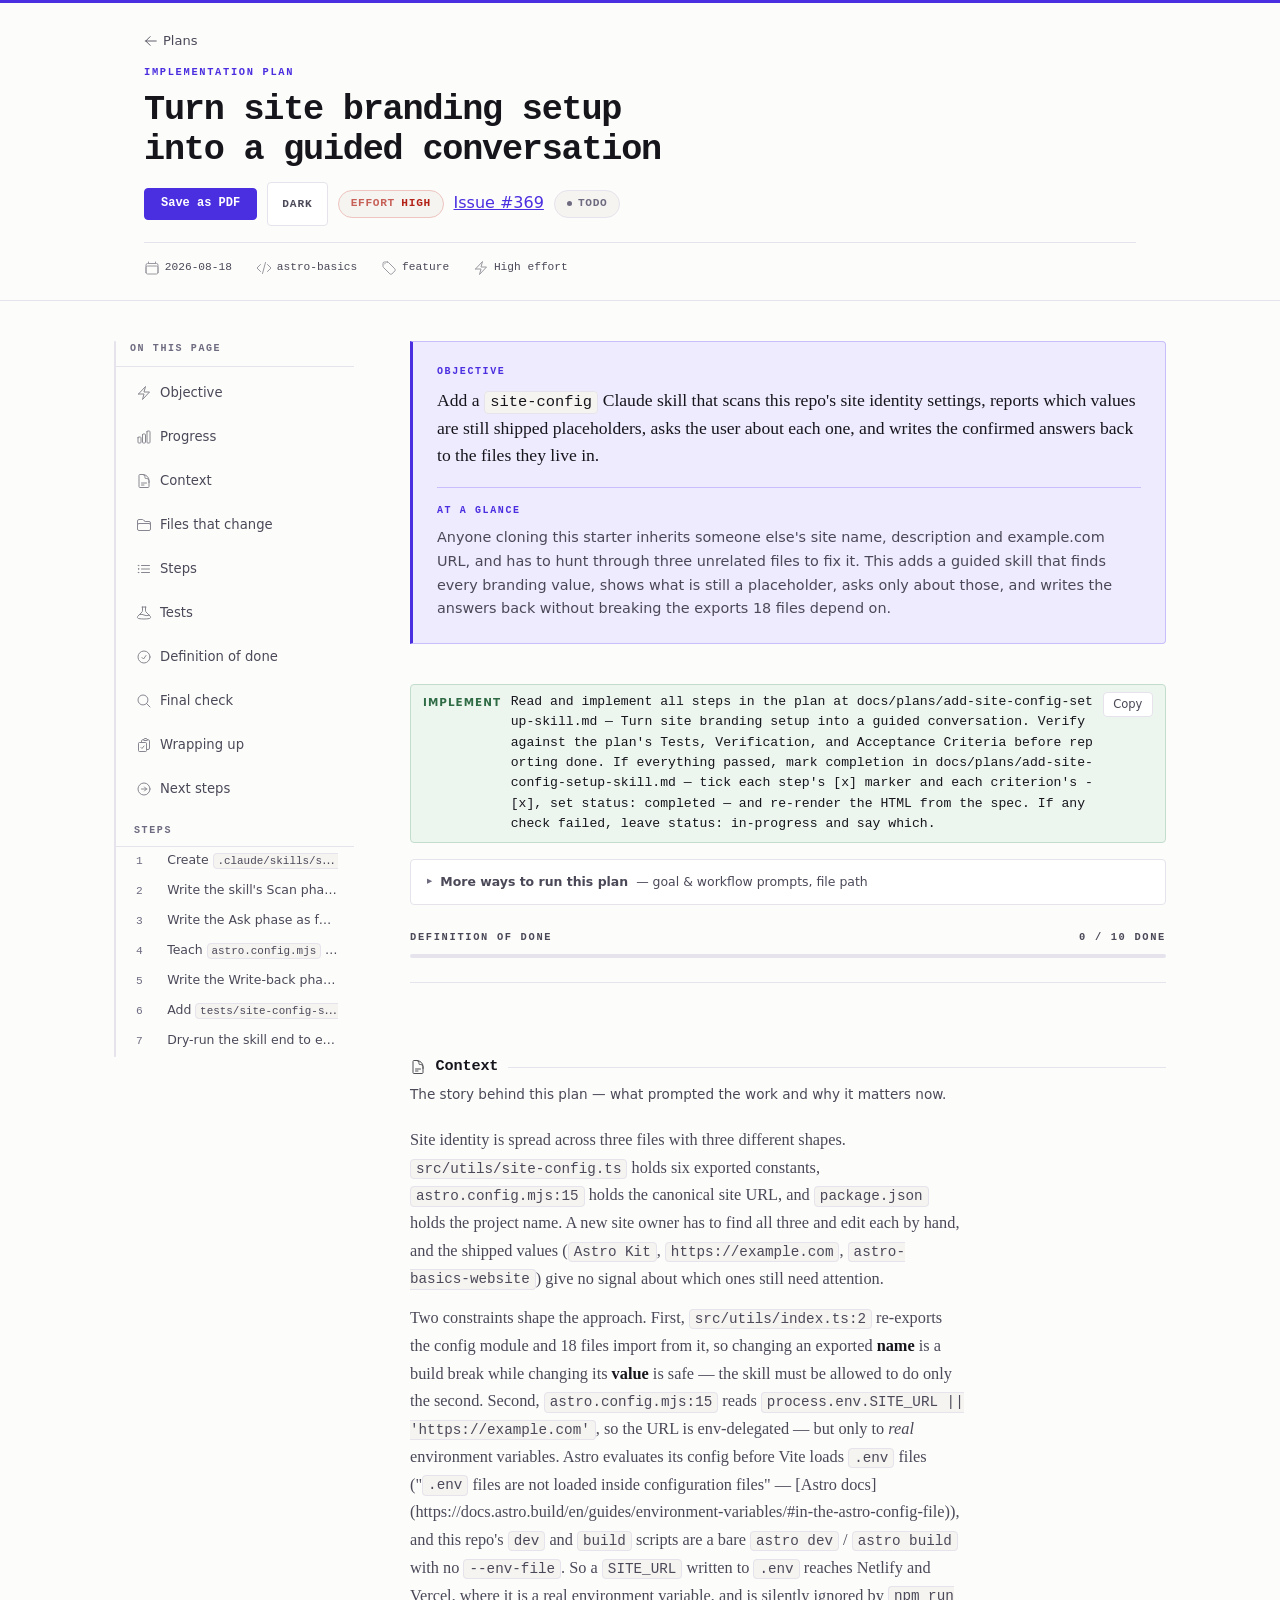
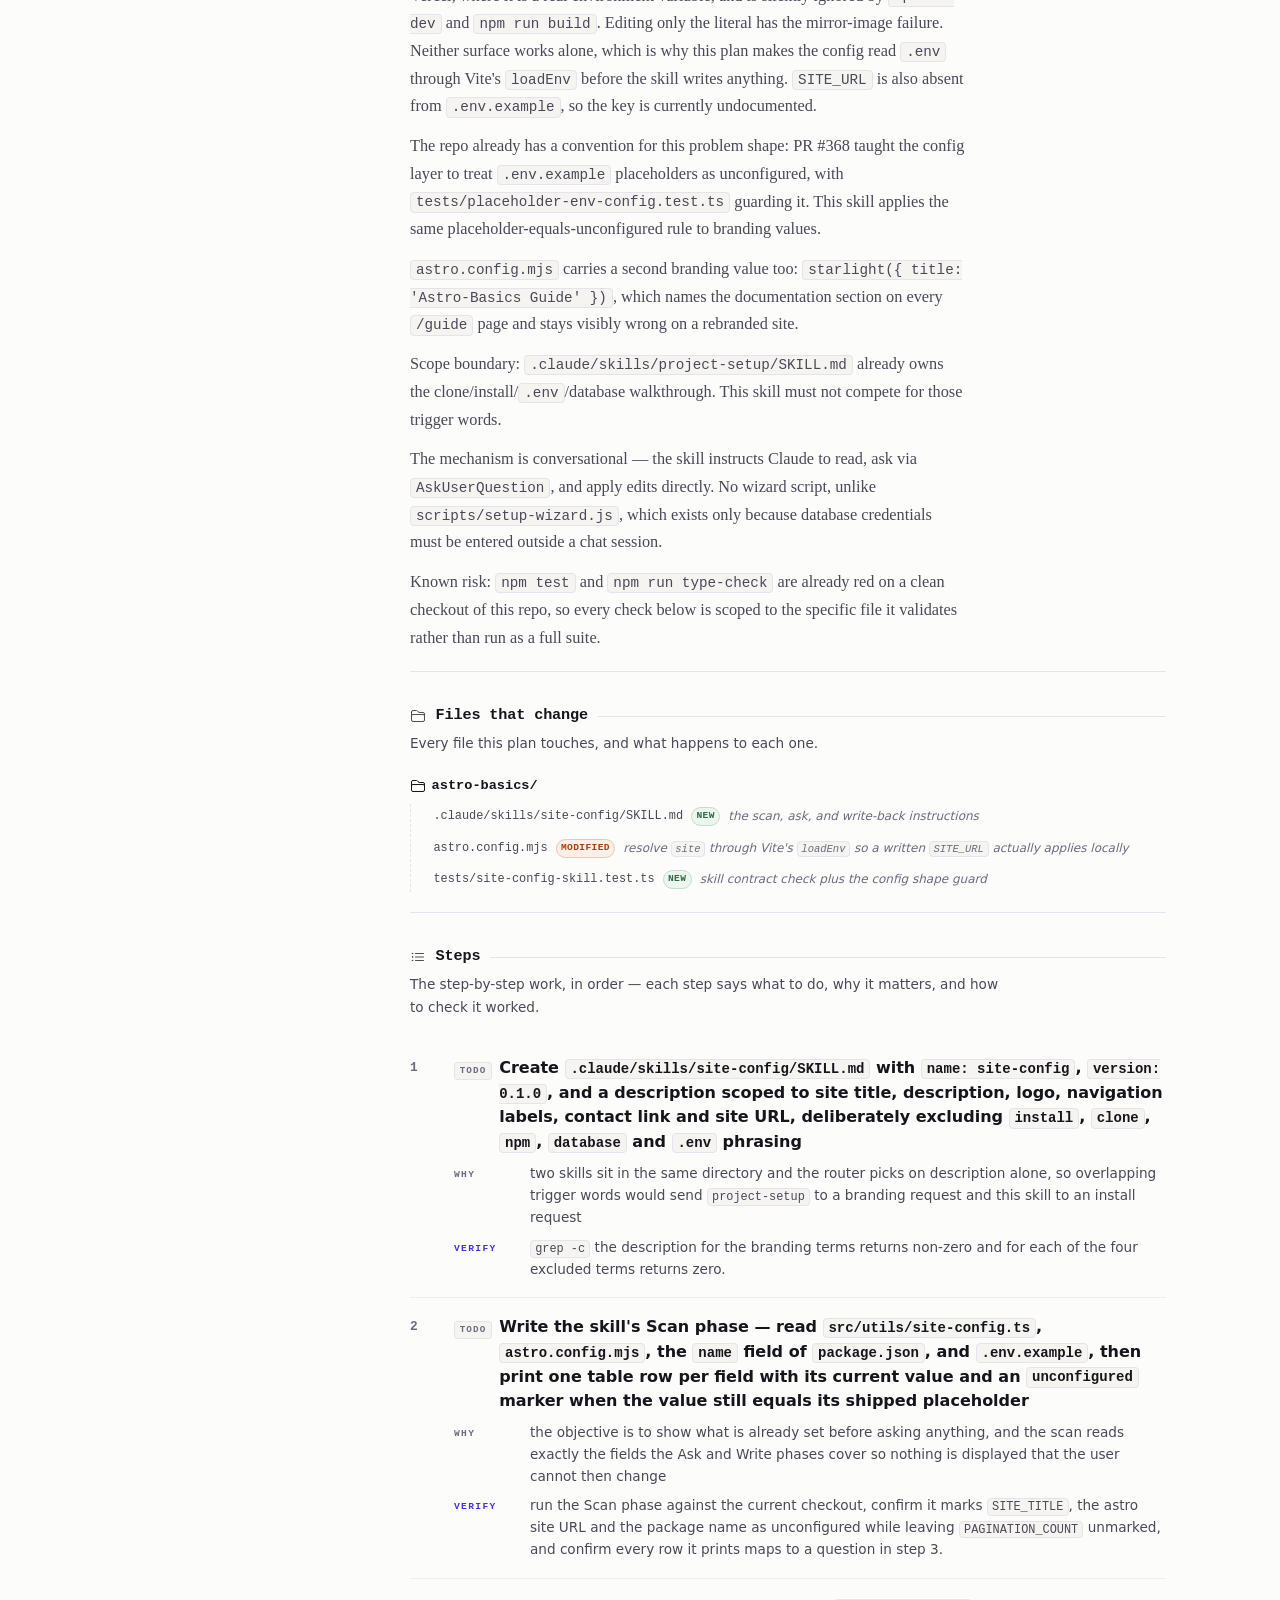
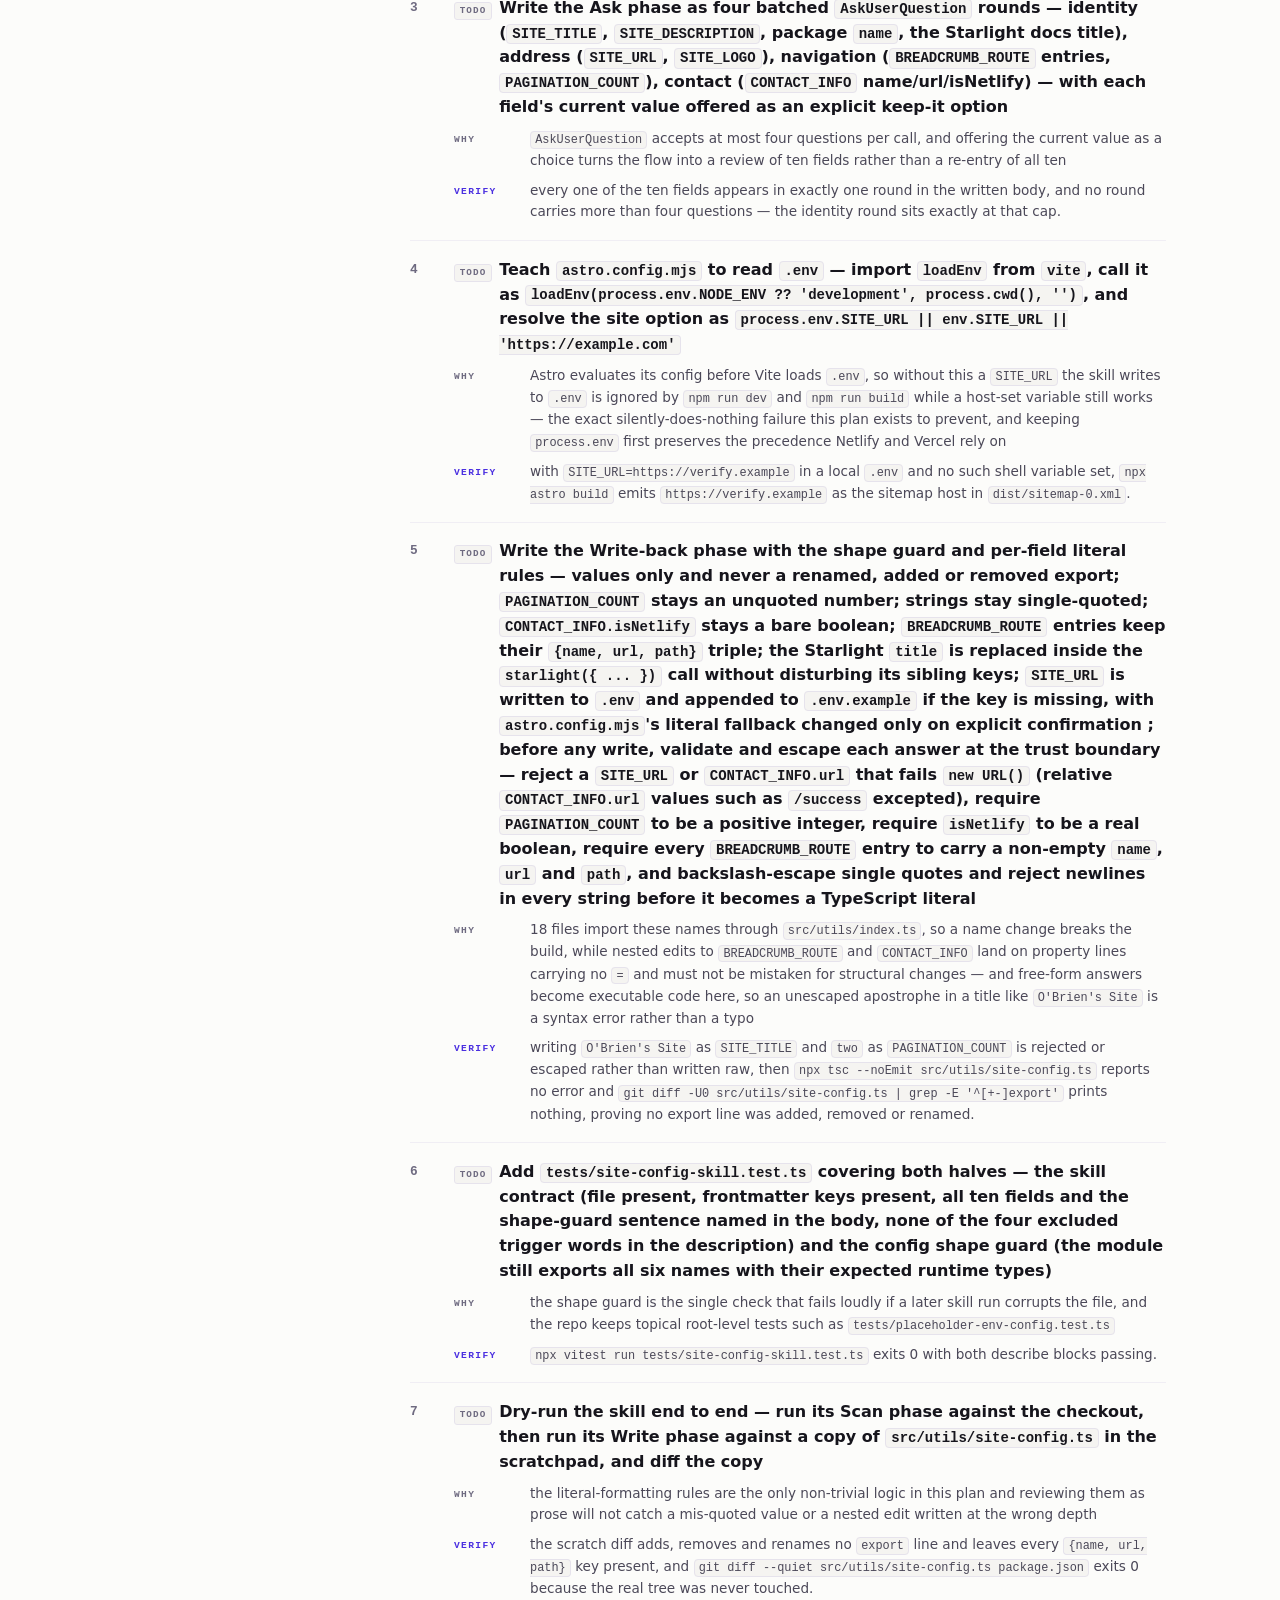
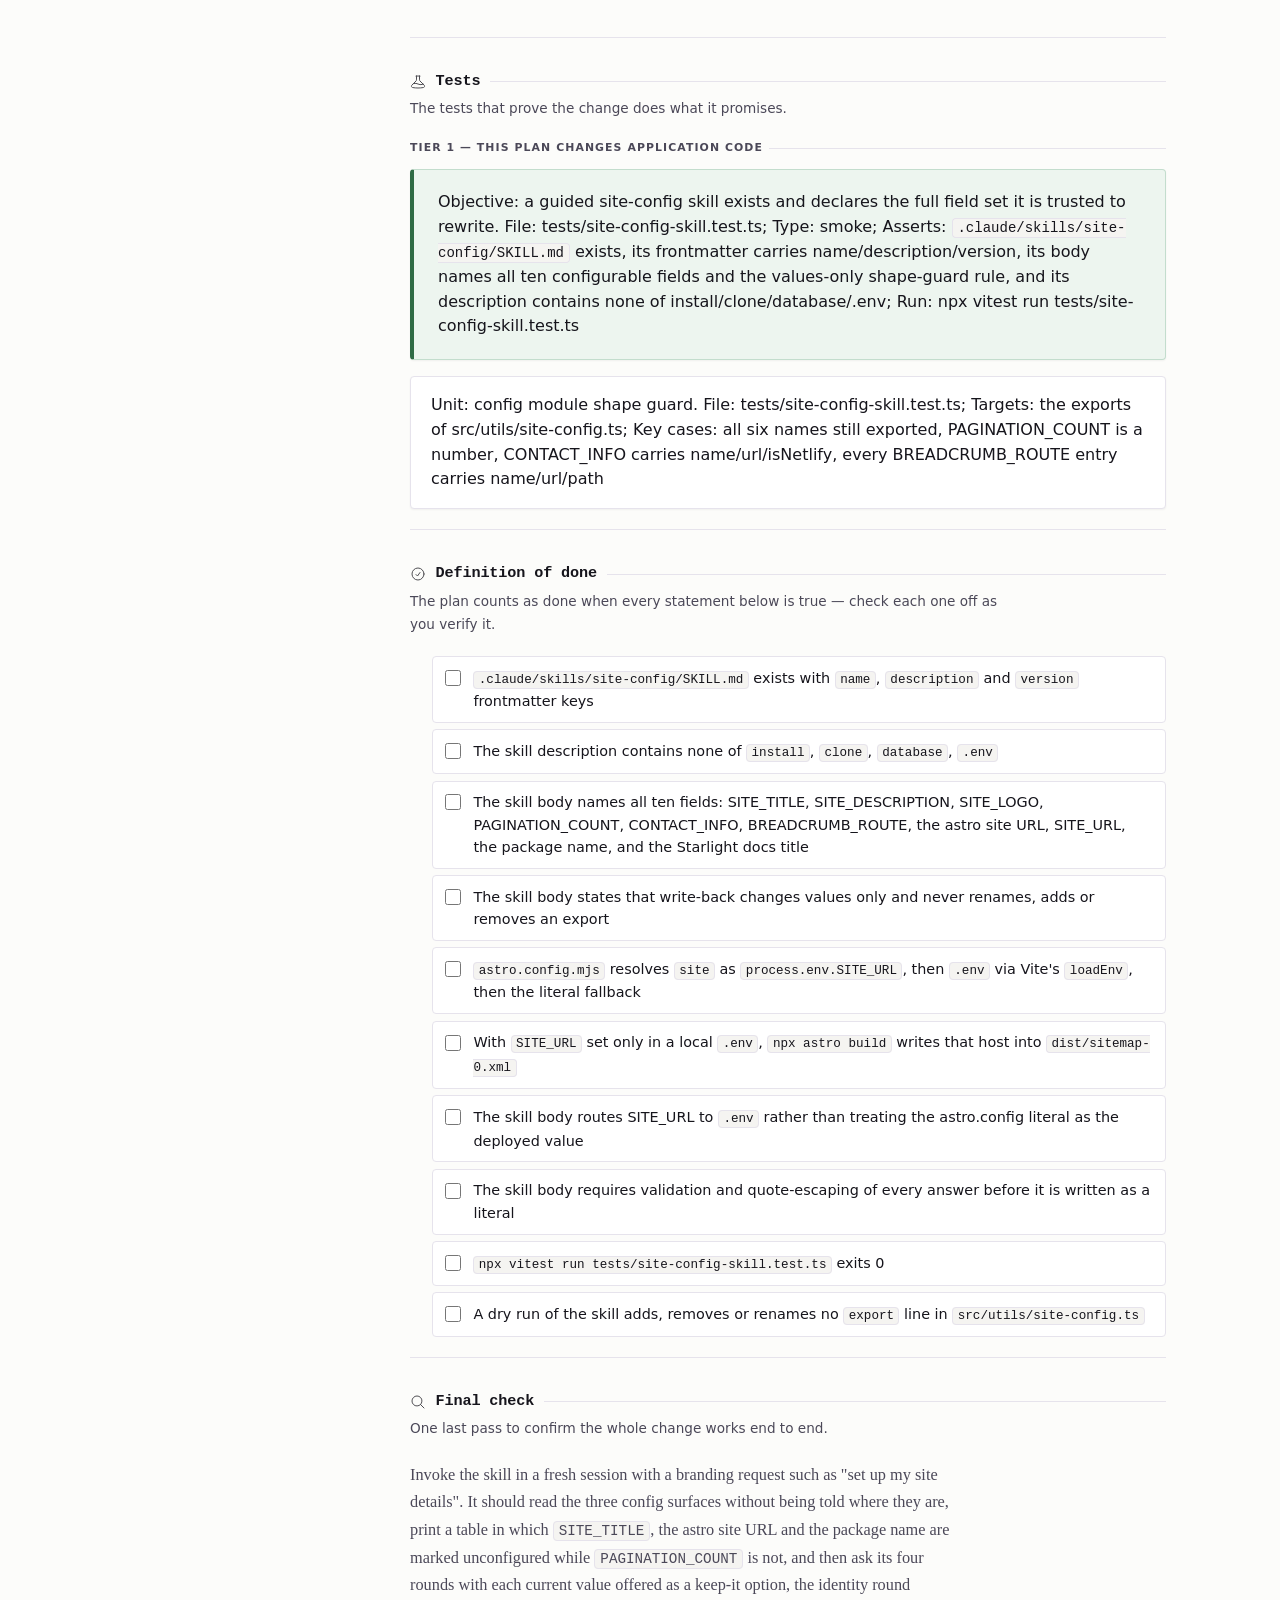
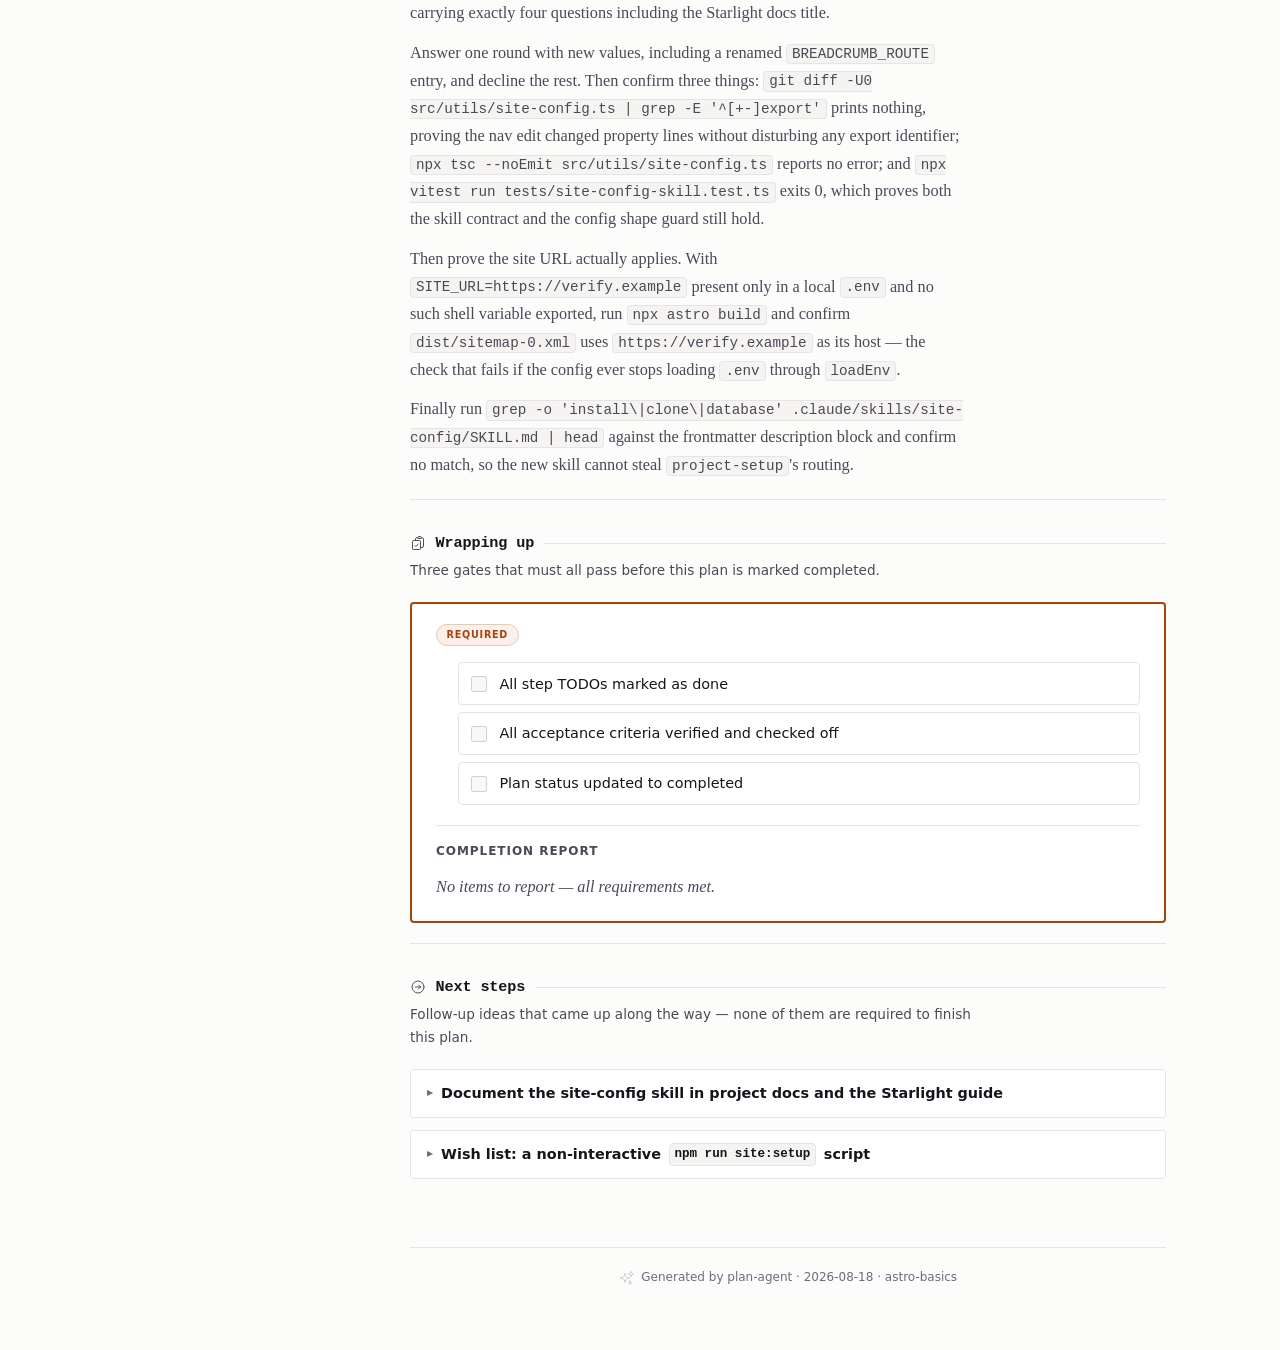
<file: docs/plans/add-site-config-setup-skill.html>
<!DOCTYPE html>
<html lang="en" data-status="todo" data-effort="high">
<head>
<meta charset="UTF-8">
<meta name="viewport" content="width=device-width, initial-scale=1.0">
<script>
/* Runs in <head> before the first paint, on purpose: a plan opened from
   file:// has no server to stamp the attribute, and a flash of the wrong
   theme on every load is worse than having no dark mode at all. Storage
   throws in some sandboxed file:// contexts — fall through to
   prefers-color-scheme rather than blocking the render. */
try {
  var t = localStorage.getItem('plan-theme');
  if (t === 'dark' || t === 'light') document.documentElement.dataset.theme = t;
} catch (e) { /* no storage — prefers-color-scheme decides */ }
</script>
<meta name="plan-status" content="todo">
<meta name="plan-effort" content="high">
<meta name="plan-type" content="feature">
<meta name="plan-created" content="2026-08-18">
<meta name="plan-repo" content="astro-basics">
<meta name="plan-file" content="add-site-config-setup-skill.html">
<meta name="plan-path" content="docs/plans/add-site-config-setup-skill.html">
<meta name="plan-md" content="docs/plans/add-site-config-setup-skill.md">
<meta name="plan-implement" content="Read and implement all steps in the plan at docs/plans/add-site-config-setup-skill.md — Turn site branding setup into a guided conversation. Verify against the plan&#39;s Tests, Verification, and Acceptance Criteria before reporting done. If everything passed, mark completion in docs/plans/add-site-config-setup-skill.md — tick each step&#39;s [x] marker and each criterion&#39;s - [x], set status: completed — and re-render the HTML from the spec. If any check failed, leave status: in-progress and say which.">
<meta name="plan-goal" content="Achieve this goal: Turn site branding setup into a guided conversation. The plan at docs/plans/add-site-config-setup-skill.md describes one approach — use it as reference, but optimize for the outcome. Verify against the plan&#39;s Tests, Verification, and Acceptance Criteria before reporting done. If everything passed, mark completion in docs/plans/add-site-config-setup-skill.md — tick each step&#39;s [x] marker and each criterion&#39;s - [x], set status: completed — and re-render the HTML from the spec. If any check failed, leave status: in-progress and say which.">
<meta name="plan-issue" content="https://github.com/shawn-sandy/astro-basics/issues/369">
<title>Plan: Turn site branding setup into a guided conversation</title>
<style>
/* ── Design tokens ─────────────────────────────────────────────────
     Indigo-violet lead on warm-neutral paper. Status is carried by form
     (soft fill + rule) rather than a second colour scale, so every status
     chip inherits the theme instead of pinning white text onto a hue that
     only works on one background. Type has three roles: --mono for every
     structural label, --ui for chrome, --prose for reading text.
     Contrast is a hard constraint, not a preference — every text token
     below clears 4.5:1 on the surfaces it is used against in BOTH
     palettes, and tests/plugins/test-plan-redesign.mjs measures it. ── */
  :root {
    --paper:      #fcfcfa;
    --panel:      #ffffff;
    --sunk:       #f5f4f1;
    --ink:        #16151c;
    --ink-2:      #4b4858;
    --ink-3:      #6e6a80;
    --rule:       #e6e3ec;
    --rule-soft:  #f0eef4;
    --accent:     #4a2fe0;
    --accent-soft:#efebfe;
    --accent-line:#c9befb;
    --on-accent:  #ffffff;
    --moss:       #2f6b45;
    --moss-soft:  #edf5ef;
    --moss-line:  #c3ddcd;
    --signal:     #a8420c;
    --signal-soft:#fbf0e9;
    --signal-line:#e8c9b4;
    --red:        #b42318;
    --red-bg:     #fdf1f0;
    --red-border: #edc4bf;
    --purple:     #7b2d9e;
    --purple-bg:  #f9f0fd;
    --purple-border:#dcb8ee;
    --wish-bg:    #fbf5fe;
    --wish-border:#dcb8ee;
    --radius:     4px;
    --shadow:     0 1px 2px rgba(22,21,28,.05);
    --mono: ui-monospace, "SF Mono", SFMono-Regular, Menlo, Consolas, monospace;
    --ui:   system-ui, -apple-system, "Segoe UI", Roboto, sans-serif;
    --prose: Georgia, "Iowan Old Style", "Times New Roman", serif;
  }

  /* Dark palette. Written twice on purpose: an explicit choice
     ([data-theme]) has to beat the OS preference, and plain CSS has no way
     to share one declaration block between an attribute selector and a
     media query. Keep the two lists in sync — the redesign test asserts
     both selectors define the same token names. */
  :root[data-theme="dark"] {
    --paper:      #121118;
    --panel:      #1a1922;
    --sunk:       #201f29;
    --ink:        #edebf3;
    --ink-2:      #b3afc4;
    --ink-3:      #8b87a0;
    --rule:       #2c2a38;
    --rule-soft:  #24232e;
    --accent:     #a594ff;
    --accent-soft:#221f36;
    --accent-line:#4a4270;
    --on-accent:  #16151c;
    --moss:       #7bc098;
    --moss-soft:  #1b2a21;
    --moss-line:  #2f4a39;
    --signal:     #e8a278;
    --signal-soft:#2b2019;
    --signal-line:#4d3826;
    --red:        #f4998f;
    --red-bg:     #2b1a19;
    --red-border: #4d2b27;
    --purple:     #d9a6f0;
    --purple-bg:  #251b2d;
    --purple-border:#4a3557;
    --wish-bg:    #251b2d;
    --wish-border:#4a3557;
    --shadow:     0 1px 2px rgba(0,0,0,.4);
  }
  @media (prefers-color-scheme: dark) {
    :root:not([data-theme="light"]) {
      --paper:      #121118;
      --panel:      #1a1922;
      --sunk:       #201f29;
      --ink:        #edebf3;
      --ink-2:      #b3afc4;
      --ink-3:      #8b87a0;
      --rule:       #2c2a38;
      --rule-soft:  #24232e;
      --accent:     #a594ff;
      --accent-soft:#221f36;
      --accent-line:#4a4270;
      --on-accent:  #16151c;
      --moss:       #7bc098;
      --moss-soft:  #1b2a21;
      --moss-line:  #2f4a39;
      --signal:     #e8a278;
      --signal-soft:#2b2019;
      --signal-line:#4d3826;
      --red:        #f4998f;
      --red-bg:     #2b1a19;
      --red-border: #4d2b27;
      --purple:     #d9a6f0;
      --purple-bg:  #251b2d;
      --purple-border:#4a3557;
      --wish-bg:    #251b2d;
      --wish-border:#4a3557;
      --shadow:     0 1px 2px rgba(0,0,0,.4);
    }
  }
  /* Native controls (checkboxes, scrollbars) follow the resolved theme. */
  :root { color-scheme: light; }
  :root[data-theme="dark"] { color-scheme: dark; }
  @media (prefers-color-scheme: dark) {
    :root:not([data-theme="light"]) { color-scheme: dark; }
  }

  /* ── Reset & base ──────────────────────────────────────────────── */
  *, *::before, *::after { box-sizing: border-box; margin: 0; padding: 0; }
  html { scroll-behavior: smooth; }
  body {
    font-family: var(--ui);
    font-size: 16px;
    line-height: 1.55;
    -webkit-font-smoothing: antialiased;
    color: var(--ink);
    background: var(--paper);
  }
  a { color: var(--accent); }
  code, pre {
    font-family: var(--mono);
    font-size: .875em;
  }
  /* Inline spans rendered from backtick markers in plan prose. Scoped to .md
     so the bare <code> carrying file paths and copyable prompts keeps its own
     layout — those live inside chips and rows that already style themselves.
     No backticks in this comment: the whole stylesheet is a JS template. */
  code.md {
    background: var(--sunk);
    border: 1px solid var(--rule);
    border-radius: 4px;
    padding: .08em .35em;
    /* Long paths must wrap rather than force the card into a sideways scroll. */
    overflow-wrap: anywhere;
  }
  strong.md { font-weight: 650; color: var(--ink); }
  em.md { font-style: italic; }
  pre {
    background: var(--sunk);
    border: 1px solid var(--rule);
    border-radius: var(--radius);
    padding: .75rem 1rem;
    overflow-x: auto;
    white-space: pre-wrap;
    word-break: break-word;
  }

  /* ── SVG icon helper ────────────────────────────────────────────── */
  .icon {
    width: 1rem;
    height: 1rem;
    display: inline-block;
    vertical-align: middle;
    flex-shrink: 0;
  }

  /* ── Skip link ─────────────────────────────────────────────────── */
  .skip-link {
    position: absolute;
    left: -9999px; top: auto;
    width: 1px; height: 1px;
    overflow: hidden;
  }
  .skip-link:focus {
    position: fixed;
    left: 1rem; top: 1rem;
    width: auto; height: auto;
    overflow: visible;
    background: var(--accent);
    color: var(--on-accent);
    padding: .5rem 1rem;
    border-radius: var(--radius);
    font-weight: 700;
    z-index: 9999;
    text-decoration: none;
  }

  /* ── Header — document cover ────────────────────────────────────── */
  .plan-header {
    background: var(--paper);
    border-bottom: 1px solid var(--rule);
    padding: 0;
  }
  .plan-header::before {
    content: "";
    display: block;
    height: 3px;
    background: var(--accent);
  }
  .plan-header-inner {
    max-width: 1040px;
    margin: 0 auto;
    padding: 1.75rem 1.5rem 1.5rem;
  }
  .plan-doc-type {
    font-family: var(--mono);
    font-size: .65rem;
    font-weight: 600;
    letter-spacing: .16em;
    text-transform: uppercase;
    color: var(--accent);
    margin-bottom: .6rem;
  }
  .plan-header-top {
    display: block;
  }
  .plan-title {
    font-family: var(--mono);
    font-size: clamp(1.6rem, 4vw, 2.2rem);
    font-weight: 600;
    letter-spacing: -.035em;
    line-height: 1.14;
    color: var(--ink);
    max-width: 26ch;
    text-wrap: balance;
  }
  .plan-header-actions {
    display: flex;
    align-items: center;
    gap: .6rem;
    flex-wrap: wrap;
    margin-top: .75rem;
  }

  /* Status badge */
  .status-badge {
    display: inline-flex;
    align-items: center;
    gap: .4rem;
    font-size: .7rem;
    font-weight: 700;
    letter-spacing: .06em;
    text-transform: uppercase;
    padding: .25rem .75rem;
    border-radius: 999px;
    white-space: nowrap;
    flex-shrink: 0;
    font-family: var(--mono);
    color: var(--ink-3);
    background: var(--sunk);
    border: 1px solid var(--rule);
  }
  .status-badge::before {
    content: "";
    display: inline-block;
    width: .45em;
    height: .45em;
    border-radius: 50%;
    background: currentColor;
    flex-shrink: 0;
  }
  [data-status="in-progress"] .status-badge { color: var(--signal); background: var(--signal-soft); border-color: var(--signal-line); }
  [data-status="completed"]   .status-badge { color: var(--moss);   background: var(--moss-soft);   border-color: var(--moss-line); }

  /* Effort badge — color tracks the data-effort attribute, mirroring .status-badge */
  .effort-badge {
    display: inline-flex;
    align-items: center;
    gap: .4rem;
    font-size: .7rem;
    font-weight: 700;
    letter-spacing: .06em;
    text-transform: uppercase;
    padding: .25rem .75rem;
    border-radius: 999px;
    white-space: nowrap;
    flex-shrink: 0;
    font-family: var(--mono);
    color: var(--ink-3);
    background: var(--sunk);
    border: 1px solid var(--rule);
  }
  .effort-badge::before { content: "Effort "; opacity: .7; }
  [data-effort="low"]    .effort-badge { color: var(--moss);   border-color: var(--moss-line); }
  [data-effort="medium"] .effort-badge { color: var(--signal); border-color: var(--signal-line); }
  [data-effort="high"]   .effort-badge { color: var(--red);    border-color: var(--red-border); }

  @keyframes pulse-dot { 0%, 100% { opacity: 1; } 50% { opacity: .3; } }
  [data-status="in-progress"] .status-badge::before {
    animation: pulse-dot 1.4s ease-in-out infinite;
  }
  @media (prefers-reduced-motion: reduce) {
    html { scroll-behavior: auto; }
    [data-status="in-progress"] .status-badge::before { animation: none; }
  }

  /* Save as PDF button */
  .save-pdf-btn {
    display: inline-flex;
    align-items: center;
    gap: .4rem;
    padding: .4rem 1rem;
    font-size: .75rem;
    font-weight: 600;
    font-family: var(--mono);
    color: var(--on-accent);
    background: var(--accent);
    border: 1px solid var(--accent);
    border-radius: 4px;
    cursor: pointer;
    line-height: 1.4;
    white-space: nowrap;
    flex-shrink: 0;
    transition: filter .15s, box-shadow .15s;
  }
  .save-pdf-btn:hover { filter: brightness(.85); box-shadow: 0 2px 6px rgba(0,0,0,.2); }
  .save-pdf-btn:active { filter: brightness(.75); }
  .save-pdf-btn:focus-visible { outline: 3px solid var(--accent); outline-offset: 2px; }
  @media (prefers-reduced-motion: reduce) { .save-pdf-btn { transition: none; } }

  /* Theme toggle — same shape as Save as PDF, quieter fill. */
  .theme-toggle {
    display: inline-flex;
    align-items: center;
    justify-content: center;
    gap: .4rem;
    min-width: 44px;
    min-height: 44px;
    padding: .4rem .9rem;
    font-family: var(--mono);
    font-size: .7rem;
    font-weight: 600;
    letter-spacing: .08em;
    text-transform: uppercase;
    color: var(--ink-2);
    background: var(--panel);
    border: 1px solid var(--rule);
    border-radius: 4px;
    cursor: pointer;
    white-space: nowrap;
    flex-shrink: 0;
  }
  .theme-toggle:hover { color: var(--accent); border-color: var(--accent-line); }
  .theme-toggle:focus-visible { outline: 2px solid var(--accent); outline-offset: 2px; }

  /* Meta row */
  .plan-meta {
    display: flex;
    gap: 1.5rem;
    flex-wrap: wrap;
    margin-top: 1rem;
    padding-top: 1rem;
    border-top: 1px solid var(--rule);
    font-family: var(--mono);
    font-size: .7rem;
    color: var(--ink-2);
  }
  .plan-meta span {
    display: inline-flex;
    align-items: center;
    gap: .3rem;
  }
  .plan-meta .icon { opacity: .55; }

  /* ── Layout ────────────────────────────────────────────────────── */
  .layout {
    display: grid;
    grid-template-columns: 15rem minmax(0, 1fr);
    gap: 3.5rem;
    max-width: 1100px;
    margin: 0 auto;
    padding: 2.5rem 1.5rem 5rem;
    align-items: start;
  }
  /* 900, not 720: the sidebar now carries a step rail and is 15rem wide, so
     between those two widths the main column was narrow enough to break a
     copyable path across four lines. Collapse to one column sooner. */
  @media (max-width: 900px) {
    .layout { grid-template-columns: 1fr; padding: 1.5rem .75rem 4rem; gap: 0; }
  }

  /* ── Sidebar — table of contents ───────────────────────────────── */
  .plan-nav {
    position: sticky;
    top: 1.5rem;
    align-self: start;
    overflow: hidden;
  }
  @media (max-width: 900px) {
    .plan-nav {
      position: static;
      border-bottom: 1px solid var(--rule);
      padding-bottom: 1.5rem;
      margin-bottom: 2rem;
    }
  }
  .nav-heading {
    font-family: var(--mono);
    font-size: .625rem;
    font-weight: 600;
    letter-spacing: .16em;
    text-transform: uppercase;
    color: var(--ink-3);
    padding: 0 1rem .6rem;
    margin-bottom: .25rem;
    border-bottom: 1px solid var(--rule);
  }
  .scroll-rail {
    position: absolute;
    left: 0; top: 0; bottom: 0;
    width: 2px;
    background: var(--rule);
    border-radius: 1px;
    overflow: hidden;
    pointer-events: none;
  }
  .scroll-rail::after {
    content: "";
    position: absolute;
    top: 0; left: 0; right: 0;
    height: calc(var(--scroll-pct, 0) * 1%);
    background: var(--accent);
    transition: height .1s linear;
  }
  @media (prefers-reduced-motion: reduce) { .scroll-rail::after { transition: none; } }
  .plan-nav ul { list-style: none; padding: 0; margin: 0; }
  .plan-nav > ul > li > a {
    display: flex;
    align-items: center;
    min-height: 44px;
    padding: .125rem 1rem .125rem 1.25rem;
    font-size: .825rem;
    color: var(--ink-2);
    text-decoration: none;
    gap: .5rem;
    border-left: 2px solid transparent;
    transition: color .12s, border-color .12s;
  }
  .plan-nav a:hover { color: var(--ink); border-left-color: var(--accent-line); }
  .plan-nav a.active { color: var(--accent); font-weight: 600; border-left-color: var(--accent); }
  .plan-nav a:focus-visible { outline: 2px solid var(--accent); outline-offset: 2px; }
  .plan-nav .icon { opacity: .65; }
  .plan-nav a.active .icon,
  .plan-nav a:hover .icon { opacity: 1; }

  /* ── Step rail — one link per step, the plan's real structure ───── */
  .rail-steps {
    list-style: none;
    margin: 0;
    padding: 0;
    border-top: 1px solid var(--rule);
    padding-top: .5rem;
    margin-top: .75rem;
  }
  .rail-heading {
    font-family: var(--mono);
    font-size: .625rem;
    font-weight: 600;
    letter-spacing: .16em;
    text-transform: uppercase;
    color: var(--ink-3);
    padding: 0 1rem .45rem 1.25rem;
  }
  a.rail-step {
    display: grid;
    grid-template-columns: 1.6rem minmax(0, 1fr);
    align-items: baseline;
    gap: .35rem;
    min-height: 30px;
    padding: .3rem 1rem .3rem 1.25rem;
    font-size: .78rem;
    line-height: 1.35;
    color: var(--ink-2);
    text-decoration: none;
    border-left: 2px solid var(--rule-soft);
    transition: color .12s, border-color .12s;
  }
  @media (prefers-reduced-motion: reduce) { a.rail-step { transition: none; } }
  a.rail-step .rail-no {
    font-family: var(--mono);
    font-size: .7rem;
    color: var(--ink-3);
  }
  a.rail-step .rail-text {
    overflow: hidden;
    text-overflow: ellipsis;
    white-space: nowrap;
  }
  a.rail-step.done .rail-no { color: var(--moss); }
  a.rail-step.done .rail-text { color: var(--ink-3); }
  a.rail-step.active {
    color: var(--ink);
    font-weight: 600;
    border-left-color: var(--accent);
    background: linear-gradient(90deg, var(--accent-soft), transparent 75%);
  }
  a.rail-step.active .rail-no { color: var(--accent); }
  /* Visually-hidden step state — the tick glyph alone tells a screen reader
     nothing, so every rail link carries "step N of M[, done]" in text. */
  .rail-state {
    position: absolute;
    width: 1px; height: 1px;
    overflow: hidden;
    clip-path: inset(50%);
    white-space: nowrap;
  }
  /* Once the sidebar stops being a sidebar the step list collapses into a
     disclosure rather than disappearing — a phone reader keeps every jump
     target. The element ships OPEN and the inline script closes it below the
     breakpoint: a closed-by-default <details> would hide the whole rail on
     desktop when scripting is off, and no-JS-on-mobile only costs some
     scrolling. */
  .rail-disclosure { margin-top: .75rem; }
  .rail-disclosure > summary {
    display: none;
    font-family: var(--mono);
    font-size: .7rem;
    letter-spacing: .1em;
    text-transform: uppercase;
    color: var(--ink-2);
    cursor: pointer;
    list-style: none;
    align-items: center;
    gap: .4rem;
    min-height: 44px;
    padding: 0 1rem 0 1.25rem;
  }
  .rail-disclosure > summary::-webkit-details-marker { display: none; }
  .rail-disclosure > summary::before { content: "▶"; font-size: .55em; }
  .rail-disclosure[open] > summary::before { content: "▼"; }
  @media (max-width: 900px) {
    .rail-disclosure > summary { display: flex; }
  }

  /* ── Objective card — executive summary ────────────────────────── */
  .objective-card {
    background: var(--accent-soft);
    border: 1px solid var(--accent-line);
    border-left: 3px solid var(--accent);
    border-radius: 0 var(--radius) var(--radius) 0;
    padding: 1.35rem 1.5rem;
    margin-bottom: 2.5rem;
    color: var(--ink);
  }
  .objective-card > p {
    font-family: var(--prose);
    font-size: 1.1rem;
    line-height: 1.55;
    color: var(--ink);
  }
  .objective-card .section-label,
  .plan-glance-label {
    font-family: var(--mono);
    font-size: .625rem;
    font-weight: 600;
    letter-spacing: .16em;
    text-transform: uppercase;
    color: var(--accent);
    margin-bottom: .5rem;
  }

  /* ── At a glance — the plain-language register of the same goal, nested
        inside #objective so the reader meets one summary, not two. ────── */
  .plan-glance {
    margin-top: 1.1rem;
    padding-top: .9rem;
    border-top: 1px solid var(--accent-line);
  }
  .plan-glance p { margin: 0; color: var(--ink-2); font-size: .9rem; line-height: 1.65; }

  /* ── Progress bar ──────────────────────────────────────────────── */
  .progress-wrap {
    margin-bottom: 2.5rem;
    padding-bottom: 1.5rem;
    border-bottom: 1px solid var(--rule);
  }
  .progress-header {
    display: flex;
    justify-content: space-between;
    align-items: center;
    margin-bottom: .6rem;
    font-family: var(--mono);
    font-size: .65rem;
    font-weight: 600;
    color: var(--ink-2);
    text-transform: uppercase;
    letter-spacing: .16em;
  }
  .progress-bar-bg { height: 4px; background: var(--rule); border-radius: 999px; overflow: hidden; }
  .progress-bar-fill {
    height: 100%;
    border-radius: 999px;
    background: var(--accent);
    transition: width .5s cubic-bezier(.4,0,.2,1);
    width: 0%;
  }
  @media (prefers-reduced-motion: reduce) {
    .progress-bar-fill { transition: none; }
  }

  /* ── Document sections ─────────────────────────────────────────── */
  .section-card {
    background: transparent;
    border: none;
    border-top: 1px solid var(--rule);
    border-radius: 0;
    padding: 2rem 0 1.25rem;
    margin-bottom: 0;
    box-shadow: none;
  }
  .section-card:first-of-type { border-top: none; }
  .section-card h2 {
    font-family: var(--mono);
    font-size: .95rem;
    font-weight: 600;
    letter-spacing: -.01em;
    color: var(--ink);
    margin-bottom: 1.25rem;
    display: flex;
    align-items: center;
    gap: .6rem;
  }
  .section-card h2::after { content: ""; flex: 1; height: 1px; background: var(--rule); }
  .section-card h2 .icon { opacity: .75; }
  .section-card .section-intro {
    font-size: .85rem;
    color: var(--ink-2);
    margin: -1rem 0 1.25rem;
  }
  .section-card p {
    margin-bottom: .75rem;
    color: var(--ink-2);
    font-family: var(--prose);
    font-size: 1.02rem;
    line-height: 1.7;
    max-width: 68ch;
  }
  .section-card p.section-intro { font-family: var(--ui); font-size: .85rem; }
  .section-card p strong.md { color: var(--ink); }
  .section-card p:last-child { margin-bottom: 0; }
  .section-card ul, .section-card ol {
    padding-left: 1.4rem;
    display: flex;
    flex-direction: column;
    gap: .4rem;
  }

  /* ── Steps ──────────────────────────────────────────────────────── */
  .steps-list { display: flex; flex-direction: column; }

  /* Records, not cards: a rule between steps, no box and no dotted
     timeline. The sidebar rail is the page's one progress device now. */
  .step-card {
    background: transparent;
    border: 0;
    border-top: 1px solid var(--rule-soft);
    border-radius: 0;
    padding: 1.05rem 0;
    box-shadow: none;
    position: relative;
    scroll-margin-top: 1.5rem;
  }
  .step-card:first-child { border-top: 0; }

  .step-card-header { display: flex; align-items: flex-start; gap: .75rem; }
  .step-number {
    flex-shrink: 0;
    width: 2rem;
    font-family: var(--mono);
    color: var(--ink-3);
    font-size: .8rem;
    font-weight: 600;
    padding-top: .12rem;
  }
  .step-card.completed .step-number { color: var(--moss); }
  .step-body { flex: 1; min-width: 0; }
  .step-action {
    font-weight: 600;
    margin-bottom: .3rem;
    display: flex;
    align-items: baseline;
    gap: .45rem;
    flex-wrap: wrap;
    color: var(--ink);
  }
  .step-chip {
    display: inline-block;
    font-family: var(--mono);
    font-size: .58rem;
    font-weight: 600;
    text-transform: uppercase;
    letter-spacing: .12em;
    padding: .12em .5em;
    border-radius: 3px;
    background: var(--sunk);
    color: var(--ink-3);
    border: 1px solid var(--rule);
    vertical-align: middle;
    user-select: none;
    flex-shrink: 0;
  }
  .step-card.completed .step-chip {
    background: var(--moss-soft);
    color: var(--moss);
    border-color: var(--moss-line);
  }
  .step-chip-text { flex: 1; }

  /* Why and Verify are both always visible. Verify is the line a reader
     needs WHILE executing the step — putting it behind a disclosure was the
     single worst call in the previous shell. */
  .step-note {
    display: grid;
    grid-template-columns: 4rem minmax(0, 1fr);
    gap: .1rem .75rem;
    margin-top: .5rem;
    font-size: .85rem;
    line-height: 1.6;
    color: var(--ink-2);
  }
  .step-note > .step-note-label {
    font-family: var(--mono);
    font-size: .6rem;
    font-weight: 600;
    letter-spacing: .14em;
    text-transform: uppercase;
    color: var(--ink-3);
    padding-top: .25rem;
  }
  .step-verify > .step-note-label { color: var(--accent); }
  @media (max-width: 560px) {
    .step-note { grid-template-columns: 1fr; gap: .1rem; }
  }

  /* ── Acceptance criteria ───────────────────────────────────────── */
  .criteria-list {
    list-style: none; padding: 0;
    display: flex; flex-direction: column; gap: .6rem;
  }
  .criteria-list li {
    display: flex;
    align-items: flex-start;
    gap: .75rem;
    padding: .6rem .75rem;
    border: 1px solid var(--rule);
    border-radius: var(--radius);
    background: var(--panel);
    transition: background .12s;
  }
  .criteria-list li:has(input:checked) { background: var(--sunk); }
  .criteria-list input[type="checkbox"] {
    flex-shrink: 0;
    width: 1rem; height: 1rem;
    margin-top: .2rem;
    accent-color: var(--moss);
    cursor: pointer;
  }
  .criteria-list label { cursor: pointer; font-size: .9rem; }
  .criteria-list input:checked + label { text-decoration: line-through; color: var(--ink-2); }

  /* ── Completion checklist ────────────────────────────────────── */
  .completion-checklist {
    background: var(--panel);
    border: 2px solid var(--signal);
    border-radius: var(--radius);
    padding: 1.25rem 1.5rem;
    margin-top: 1rem;
  }
  .completion-checklist.all-complete { border-color: var(--moss); }
  .completion-header {
    display: flex;
    align-items: center;
    gap: .5rem;
    margin-bottom: 1rem;
  }
  .completion-badge {
    font-size: .6rem;
    font-weight: 700;
    letter-spacing: .08em;
    text-transform: uppercase;
    padding: .15rem .6rem;
    border-radius: 999px;
    background: var(--signal-soft);
    color: var(--signal);
    border: 1px solid var(--signal-line);
  }
  .completion-checklist.all-complete .completion-badge {
    background: var(--moss-soft);
    color: var(--moss);
    border-color: var(--moss-line);
  }
  .completion-list {
    list-style: none; padding: 0;
    display: flex; flex-direction: column; gap: .6rem;
  }
  .completion-list li {
    display: flex;
    align-items: flex-start;
    gap: .75rem;
    padding: .6rem .75rem;
    border: 1px solid var(--rule);
    border-radius: var(--radius);
    background: var(--panel);
    transition: background .12s;
  }
  .completion-list li:has(input:checked) { background: var(--sunk); }
  .completion-list input[type="checkbox"] {
    flex-shrink: 0;
    width: 1rem; height: 1rem;
    margin-top: .2rem;
    accent-color: var(--moss);
  }
  .completion-list label { font-size: .9rem; }
  .completion-list input:checked + label { text-decoration: line-through; color: var(--ink-2); }
  @media (prefers-reduced-motion: reduce) {
    .completion-list li { transition: none; }
  }

  /* ── Completion report ─────────────────────────────────────── */
  .completion-report {
    margin-top: 1.25rem;
    padding-top: 1rem;
    border-top: 1px solid var(--rule);
  }
  .report-heading {
    font-size: .75rem;
    font-weight: 700;
    letter-spacing: .08em;
    text-transform: uppercase;
    color: var(--ink-2);
    margin-bottom: .75rem;
  }
  .report-empty {
    font-style: italic;
    color: var(--ink-3);
    font-size: .875rem;
  }
  .report-list { margin: 0; padding: 0; }
  .report-list dt {
    font-weight: 600;
    color: var(--ink);
    font-size: .875rem;
    display: flex;
    align-items: center;
    gap: .4rem;
    margin-top: .75rem;
  }
  .report-list dt:first-child { margin-top: 0; }
  .report-list dt::before {
    content: "";
    display: inline-block;
    width: .5rem; height: .5rem;
    border-radius: 50%;
    background: var(--red);
    flex-shrink: 0;
  }
  .report-list dd {
    color: var(--ink-2);
    font-size: .85rem;
    margin-left: .9rem;
    margin-top: .2rem;
    margin-bottom: 0;
  }

  /* ── Next steps ────────────────────────────────────────────────── */
  .next-steps-list { padding: 0; display: flex; flex-direction: column; gap: .75rem; }
  .next-step-item {
    border: 1px solid var(--rule);
    border-radius: var(--radius);
    overflow: hidden;
    background: var(--panel);
  }
  .next-step-item summary {
    font-weight: 600;
    font-size: .9rem;
    padding: .75rem 1rem;
    cursor: pointer;
    list-style: none;
    display: flex;
    align-items: center;
    gap: .5rem;
    background: var(--panel);
    user-select: none;
    min-height: 44px;
  }
  .next-step-item summary::before { content: "▶"; font-size: .55em; color: var(--ink-3); transition: transform .2s; }
  .next-step-item[open] summary::before { transform: rotate(90deg); }
  .next-step-prompt { padding: .75rem 1rem 1rem; background: var(--sunk); border-top: 1px solid var(--rule); }
  .next-step-prompt p { font-size: .8rem; color: var(--ink-2); margin-bottom: .5rem; }
  .next-step-prompt pre { margin: 0; }
  @media (prefers-reduced-motion: reduce) { .next-step-item summary::before { transition: none; } }

  /* ── Copy prompt button ─────────────────────────────────────── */
  .copy-prompt-btn {
    display: inline-flex;
    align-items: center;
    gap: .35rem;
    margin-top: .6rem;
    padding: .3rem .75rem;
    font-size: .775rem;
    font-weight: 500;
    color: var(--accent);
    background: var(--accent-soft);
    border: 1px solid var(--accent-line);
    border-radius: var(--radius);
    cursor: pointer;
    transition: background .12s, color .12s, border-color .12s;
    font-family: inherit;
    line-height: 1.4;
  }
  .copy-prompt-btn:hover { background: var(--accent-soft); border-color: var(--accent); }
  .copy-prompt-btn:active { background: var(--accent-line); }
  .copy-prompt-btn.copied { color: var(--moss); background: var(--moss-soft); border-color: var(--moss-line); }
  .copy-prompt-btn:focus-visible { outline: 2px solid var(--accent); outline-offset: 2px; }
  @media print { .copy-prompt-btn { display: none !important; } }
  @media (prefers-reduced-motion: reduce) { .copy-prompt-btn { transition: none; } }
  /* Shared clipboard-failure state for every copy button */
  .copy-failed { color: var(--red) !important; background: var(--red-bg) !important; border-color: var(--red-border) !important; white-space: normal; }

  /* Wish list variant */
  .wish-list-header {
    display: flex;
    align-items: center;
    gap: .5rem;
    font-size: .68rem;
    font-weight: 700;
    letter-spacing: .1em;
    text-transform: uppercase;
    color: var(--purple);
    margin: 1.5rem 0 .75rem;
  }
  .wish-list-header::after {
    content: "";
    flex: 1;
    height: 1px;
    background: var(--wish-border);
    opacity: .5;
  }
  .wish-item { border: 1px dashed var(--wish-border) !important; background: var(--wish-bg) !important; }
  .wish-item summary { background: var(--wish-bg) !important; color: var(--purple); }
  .wish-badge {
    font-size: .6rem;
    background: var(--purple-bg);
    color: var(--purple);
    padding: .1rem .5rem;
    border-radius: 999px;
    font-weight: 700;
    letter-spacing: .04em;
    text-transform: uppercase;
    margin-left: auto;
    border: 1px solid var(--purple-border);
  }

  /* ── Collapsible optional sections ─────────────────────────────── */
  .optional-section {
    border: 1px solid var(--rule);
    border-radius: var(--radius);
    margin-top: 1.5rem;
    overflow: hidden;
    background: var(--panel);
  }
  .optional-section > summary {
    padding: .875rem 1.25rem;
    font-weight: 600;
    font-size: .9rem;
    cursor: pointer;
    list-style: none;
    display: flex;
    align-items: center;
    gap: .6rem;
    user-select: none;
    min-height: 44px;
  }
  .optional-section > summary::before,
  .plan-more-ways > summary::before { content: "▶"; font-size: .55em; color: var(--ink-3); transition: transform .2s; }
  .optional-section[open] > summary::before,
  .plan-more-ways[open] > summary::before { transform: rotate(90deg); }
  .optional-body { padding: 0 1.25rem 1.25rem; border-top: 1px solid var(--rule); padding-top: 1rem; }
  .unresolved-list { list-style: none; padding: 0; display: flex; flex-direction: column; gap: 1rem; }
  .unresolved-item summary { font-weight: 600; padding: .35rem 0; cursor: pointer; list-style: none; user-select: none; font-size: .9rem; }
  .unresolved-prompt { margin-top: .5rem; }
  @media (prefers-reduced-motion: reduce) { .optional-section > summary::before, .plan-more-ways > summary::before { transition: none; } }

  /* ── More-ways drawer (goal / workflow / plan-source rows) ─────── */
  .plan-more-ways {
    border: 1px solid var(--rule);
    border-radius: var(--radius);
    background: var(--panel);
    margin: -.5rem 0 1.5rem;
    font-size: .8rem;
    overflow: hidden;
  }
  .plan-more-ways > summary {
    padding: .55rem 1rem;
    font-size: .78rem;
    font-weight: 600;
    color: var(--ink-2);
    cursor: pointer;
    list-style: none;
    display: flex;
    align-items: center;
    gap: .5rem;
    user-select: none;
    min-height: 44px;
  }
  .plan-more-ways > summary:hover { color: var(--accent); }
  .more-ways-hint { font-weight: 400; color: var(--ink-2); }
  .plan-more-ways-body {
    padding: .75rem 1rem 1rem;
    border-top: 1px solid var(--rule);
    display: flex;
    flex-direction: column;
    gap: .75rem;
  }
  @media print { .plan-more-ways { display: none !important; } }

  /* ── Implement prompt ─────────────────────────────────────────── */
  .plan-implement {
    display: flex;
    align-items: flex-start;
    gap: .6rem;
    margin-bottom: 1.5rem;
    padding: .45rem .75rem;
    background: var(--moss-soft);
    border: 1px solid var(--moss-line);
    border-radius: var(--radius);
    font-size: .8rem;
  }
  .plan-implement-label {
    font-size: .65rem;
    font-weight: 700;
    letter-spacing: .1em;
    text-transform: uppercase;
    color: var(--moss);
    flex-shrink: 0;
    margin-top: .1rem;
  }
  .plan-implement code {
    font-family: ui-monospace, "SF Mono", "Fira Code", Consolas, monospace;
    font-size: .82rem;
    color: var(--ink);
    flex: 1;
    word-break: break-all;
  }
  .copy-cmd-btn {
    display: inline-flex;
    align-items: center;
    gap: .3rem;
    padding: .2rem .6rem;
    font-size: .72rem;
    font-weight: 500;
    color: var(--ink-2);
    background: var(--panel);
    border: 1px solid var(--rule);
    border-radius: var(--radius);
    cursor: pointer;
    transition: background .12s, color .12s, border-color .12s;
    font-family: inherit;
    line-height: 1.4;
    white-space: nowrap;
    flex-shrink: 0;
  }
  .copy-cmd-btn:hover { background: var(--accent-soft); color: var(--accent); border-color: var(--accent-line); }
  .copy-cmd-btn.copied { color: var(--moss); background: var(--moss-soft); border-color: var(--moss-line); }
  .copy-cmd-btn:focus-visible { outline: 2px solid var(--accent); outline-offset: 2px; }
  [data-status="completed"] .copy-cmd-btn { display: none; }
  @media print { .plan-implement { display: none !important; } }
  @media (prefers-reduced-motion: reduce) { .copy-cmd-btn { transition: none; } }

  /* ── Plan source (file name + relative path — lives in the drawer) ── */
  /* Borderless like its sibling drawer rows — the drawer body supplies the frame */
  .plan-source {
    display: flex;
    flex-direction: column;
    gap: .4rem;
    margin: 0;
    padding: .55rem .75rem;
    font-size: .8rem;
  }
  .plan-source-row { display: flex; align-items: center; gap: .6rem; }
  .plan-source-label {
    font-size: .65rem;
    font-weight: 700;
    letter-spacing: .1em;
    text-transform: uppercase;
    color: var(--ink-2);
    flex-shrink: 0;
    width: 2.4rem;
  }
  .plan-source code {
    font-family: ui-monospace, "SF Mono", "Fira Code", Consolas, monospace;
    font-size: .82rem;
    color: var(--ink);
    flex: 1;
    word-break: break-all;
  }
  .copy-src-btn {
    display: inline-flex;
    align-items: center;
    gap: .3rem;
    padding: .2rem .6rem;
    font-size: .72rem;
    font-weight: 500;
    color: var(--ink-2);
    background: var(--panel);
    border: 1px solid var(--rule);
    border-radius: var(--radius);
    cursor: pointer;
    transition: background .12s, color .12s, border-color .12s;
    font-family: inherit;
    line-height: 1.4;
    white-space: nowrap;
    flex-shrink: 0;
  }
  .copy-src-btn:hover { background: var(--accent-soft); color: var(--accent); border-color: var(--accent-line); }
  .copy-src-btn.copied { color: var(--moss); background: var(--moss-soft); border-color: var(--moss-line); }
  .copy-src-btn:focus-visible { outline: 2px solid var(--accent); outline-offset: 2px; }
  @media print { .copy-src-btn { display: none !important; } }
  @media (prefers-reduced-motion: reduce) { .copy-src-btn { transition: none; } }

  /* ── Workflow prompt row (conditional — remove row when empty; lives in the drawer) ── */
  .plan-workflow {
    margin: 0;
    font-size: .8rem;
  }
  .plan-workflow-label {
    font-size: .7rem;
    font-weight: 600;
    color: var(--accent);
    padding: .1rem 0;
  }
  .plan-workflow-inner {
    display: flex;
    align-items: flex-start;
    gap: .6rem;
    margin-top: .4rem;
    padding: .45rem .75rem;
    background: var(--accent-soft);
    border: 1px solid var(--accent-line);
    border-radius: var(--radius);
  }
  .plan-workflow code {
    font-family: ui-monospace, "SF Mono", "Fira Code", Consolas, monospace;
    font-size: .82rem;
    color: var(--ink);
    flex: 1;
    word-break: break-all;
  }
  .copy-workflow-btn {
    display: inline-flex;
    align-items: center;
    gap: .3rem;
    padding: .2rem .6rem;
    font-size: .72rem;
    font-weight: 500;
    color: var(--ink-2);
    background: var(--panel);
    border: 1px solid var(--rule);
    border-radius: var(--radius);
    cursor: pointer;
    transition: background .12s, color .12s, border-color .12s;
    font-family: inherit;
    line-height: 1.4;
    white-space: nowrap;
    flex-shrink: 0;
  }
  .copy-workflow-btn:hover { background: var(--accent-soft); color: var(--accent); border-color: var(--accent-line); }
  .copy-workflow-btn.copied { color: var(--moss); background: var(--moss-soft); border-color: var(--moss-line); }
  .copy-workflow-btn:focus-visible { outline: 2px solid var(--accent); outline-offset: 2px; }
  [data-status="completed"] .plan-workflow { display: none; }
  /* Redundant under .plan-more-ways' print hide; kept to mirror the test-pinned .plan-goal print rule */
  @media print { .plan-workflow { display: none !important; } }
  @media (prefers-reduced-motion: reduce) { .copy-workflow-btn { transition: none; } }

  /* ── Goal prompt row (outcome-driven — always present; lives in the drawer) ── */
  .plan-goal {
    margin: 0;
    font-size: .8rem;
  }
  .plan-goal-label {
    font-size: .7rem;
    font-weight: 600;
    color: var(--purple);
    padding: .1rem 0;
  }
  .plan-goal-inner {
    display: flex;
    align-items: flex-start;
    gap: .6rem;
    margin-top: .4rem;
    padding: .45rem .75rem;
    background: var(--purple-bg);
    border: 1px solid var(--purple-border);
    border-radius: var(--radius);
  }
  .plan-goal code {
    font-family: ui-monospace, "SF Mono", "Fira Code", Consolas, monospace;
    font-size: .82rem;
    color: var(--ink);
    flex: 1;
    word-break: break-all;
  }
  .copy-goal-btn {
    display: inline-flex;
    align-items: center;
    gap: .3rem;
    padding: .2rem .6rem;
    font-size: .72rem;
    font-weight: 500;
    color: var(--ink-2);
    background: var(--panel);
    border: 1px solid var(--rule);
    border-radius: var(--radius);
    cursor: pointer;
    transition: background .12s, color .12s, border-color .12s;
    font-family: inherit;
    line-height: 1.4;
    white-space: nowrap;
    flex-shrink: 0;
  }
  .copy-goal-btn:hover { background: var(--accent-soft); color: var(--accent); border-color: var(--accent-line); }
  .copy-goal-btn.copied { color: var(--moss); background: var(--moss-soft); border-color: var(--moss-line); }
  .copy-goal-btn:focus-visible { outline: 2px solid var(--accent); outline-offset: 2px; }
  [data-status="completed"] .plan-goal { display: none; }
  /* Redundant under .plan-more-ways' print hide, but pinned byte-for-byte by test-goal-prompt.sh check 4 */
  @media print { .plan-goal { display: none !important; } }
  @media (prefers-reduced-motion: reduce) { .copy-goal-btn { transition: none; } }

  /* ── Tests section ──────────────────────────────────────────────── */
  .test-list {
    display: flex;
    flex-direction: column;
    gap: .75rem;
  }
  .test-card {
    background: var(--panel);
    border: 1px solid var(--rule);
    border-radius: var(--radius);
    padding: 1rem 1.25rem;
    box-shadow: var(--shadow);
  }
  .test-card-header {
    display: flex;
    align-items: center;
    gap: .6rem;
    margin-bottom: .5rem;
    flex-wrap: wrap;
  }
  .test-badge {
    display: inline-block;
    font-size: .6rem;
    font-weight: 700;
    text-transform: uppercase;
    letter-spacing: .06em;
    padding: .15em .55em;
    border-radius: 999px;
    flex-shrink: 0;
  }
  .test-badge-unit        { background: var(--accent-soft); color: var(--accent); border: 1px solid var(--accent-line); }
  .test-badge-integration { background: var(--signal-soft);  color: var(--signal);  border: 1px solid var(--signal-line); }
  .test-badge-e2e         { background: var(--purple-bg);  color: var(--purple);  border: 1px solid var(--purple-border); }
  .test-badge-objective   { background: var(--moss-soft);  color: var(--moss);  border: 1px solid var(--moss-line); }
  .test-card-title {
    font-weight: 600;
    font-size: .95rem;
    color: var(--ink);
    flex: 1;
  }
  .test-card-body { font-size: .875rem; color: var(--ink-2); }
  .test-card-body p { margin-bottom: .4rem; }
  .test-card-body p:last-child { margin-bottom: 0; }
  .test-card-body code { font-size: .85em; }
  .test-card-body strong { color: var(--ink); font-weight: 600; }
  .test-tier-label {
    font-size: .68rem;
    font-weight: 700;
    letter-spacing: .1em;
    text-transform: uppercase;
    color: var(--ink-2);
    margin-bottom: .75rem;
    display: flex;
    align-items: center;
    gap: .4rem;
  }
  .test-tier-label::after {
    content: "";
    flex: 1;
    height: 1px;
    background: var(--rule);
  }
  .objective-test-card {
    background: var(--moss-soft);
    border: 1px solid var(--moss-line);
    border-left: 4px solid var(--moss);
    border-radius: var(--radius);
    padding: 1.25rem 1.5rem;
    margin-bottom: 1rem;
    box-shadow: var(--shadow);
  }
  .objective-test-card .test-card-header { margin-bottom: .6rem; }
  .objective-test-card .test-card-title { color: var(--moss); }
  .objective-test-card .test-card-body { color: var(--moss); }
  .objective-test-card .test-card-body strong { color: var(--moss); }
  /* ── Footer ────────────────────────────────────────────────────── */
  .plan-footer {
    display: flex;
    align-items: center;
    justify-content: center;
    gap: .4rem;
    font-size: .75rem;
    color: var(--ink-3);
    margin-top: 3rem;
    padding-top: 1.25rem;
    border-top: 1px solid var(--rule);
  }
  .plan-footer .icon { opacity: .35; }

  /* ── Focus styles ───────────────────────────────────────────────── */
  :focus-visible { outline: 2px solid var(--accent); outline-offset: 2px; }

  /* ── Print styles ───────────────────────────────────────────────── */
  @media print {
    .plan-nav, .scroll-rail, .progress-wrap, .save-pdf-btn, .theme-toggle { display: none !important; }
    .layout { display: block !important; }
    .step-card, .section-card { box-shadow: none !important; break-inside: avoid; }
    .step-chip { display: none !important; }
    a[href]::after { content: " (" attr(href) ")"; font-size: .8em; }
  }

  /* ═════════════════════════════════════════════════════════════════
     OPT-IN VISUAL COMPONENTS
     Pure-CSS / token-driven — no CDN, no external script. These rules
     are always present (harmless when unused); the matching <body>
     section blocks are kept only when a plan needs them and deleted
     otherwise. See SKILL.md → "Visual Components".
     ═════════════════════════════════════════════════════════════════ */

  /* ── Files file-tree ────────────────────────────────────────────── */
  .file-tree { font-family: ui-monospace, "SF Mono", "Fira Code", Consolas, monospace; font-size: .85rem; }
  .file-tree-root { font-weight: 700; color: var(--ink); margin-bottom: .5rem; display: flex; align-items: center; gap: .35rem; }
  .file-list, .file-list ul { list-style: none; padding-left: 1.25rem; margin: 0; border-left: 1px dashed var(--rule); }
  .file-list li { padding: .2rem 0; display: flex; align-items: center; gap: .5rem; flex-wrap: wrap; color: var(--ink-2); }
  .file-list li.file-dir { color: var(--ink); font-weight: 600; }
  .file-list li.file-dir > ul { flex-basis: 100%; } /* nested dir list takes its own row inside the flex li */
  .file-badge { font-size: .6rem; font-weight: 700; letter-spacing: .04em; text-transform: uppercase; padding: .1em .45em; border-radius: 999px; }
  .file-badge-new       { background: var(--moss-soft); color: var(--moss); border: 1px solid var(--moss-line); }
  .file-badge-modified  { background: var(--signal-soft); color: var(--signal); border: 1px solid var(--signal-line); }
  .file-badge-deleted   { background: var(--red-bg);   color: var(--red);   border: 1px solid var(--red-border); }
  .file-badge-generated { background: var(--accent-soft); color: var(--accent); border: 1px solid var(--accent-line); }
  .file-note { font-size: .75rem; color: var(--ink-3); font-style: italic; font-family: system-ui, sans-serif; }

  /* ── Flow / pipeline diagram ────────────────────────────────────── */
  .pipeline { display: flex; flex-direction: column; align-items: center; gap: 0; margin: 0 auto; max-width: 580px; }
  .pipeline-node { width: 100%; border: 1px solid var(--rule); border-radius: var(--radius); padding: .7rem 1.25rem; background: var(--panel); text-align: center; box-shadow: var(--shadow); }
  .pipeline-label { font-size: .62rem; font-weight: 700; letter-spacing: .1em; text-transform: uppercase; margin-bottom: .2rem; color: var(--accent); }
  .pipeline-node code { font-size: .82rem; font-weight: 600; display: block; color: var(--ink); }
  .pipeline-sub { font-size: .74rem; color: var(--ink-2); margin-top: .2rem; }
  .pipeline-arrow { font-size: .85rem; color: var(--ink-3); padding: .25rem 0; }

  /* ── Comparison grid (2–3 way) ──────────────────────────────────── */
  .compare-grid { display: grid; grid-template-columns: repeat(3, 1fr); gap: 1rem; margin-top: 1rem; }
  @media (max-width: 600px) { .compare-grid { grid-template-columns: 1fr; } }
  .compare-header { font-size: .66rem; font-weight: 700; letter-spacing: .08em; text-transform: uppercase; padding: .35rem .75rem; border-radius: var(--radius) var(--radius) 0 0; text-align: center; }
  .compare-col-add     .compare-header { background: var(--moss-soft);  color: var(--moss);  border: 1px solid var(--moss-line); }
  .compare-col-neutral .compare-header { background: var(--accent-soft); color: var(--accent); border: 1px solid var(--accent-line); }
  .compare-col-remove  .compare-header { background: var(--red-bg);    color: var(--red);    border: 1px solid var(--red-border); }
  .compare-list { list-style: none; padding: .5rem .75rem; margin: 0; border: 1px solid var(--rule); border-top: none; border-radius: 0 0 var(--radius) var(--radius); background: var(--panel); }
  .compare-list li { font-family: ui-monospace, "SF Mono", "Fira Code", Consolas, monospace; font-size: .78rem; color: var(--ink-2); padding: .15rem 0; }

  /* ── Bar chart (value via inline --val) ─────────────────────────── */
  .bar-chart { display: flex; flex-direction: column; gap: .55rem; }
  .bar-row { display: grid; grid-template-columns: 9.5rem 1fr 3rem; align-items: center; gap: .75rem; }
  @media (max-width: 520px) { .bar-row { grid-template-columns: 1fr; gap: .15rem; } }
  .bar-label { font-size: .82rem; color: var(--ink); }
  .bar-track { background: var(--rule); border-radius: 999px; height: .7rem; overflow: hidden; }
  .bar-fill { height: 100%; width: var(--val, 0%); background: var(--accent); border-radius: 999px; }
  .bar-fill.full { background: var(--moss); }
  .bar-fill.zero { background: var(--ink-3); }
  .bar-value { font-size: .78rem; font-weight: 600; color: var(--ink-2); white-space: nowrap; text-align: right; }

  /* ── Data table ─────────────────────────────────────────────────── */
  .plan-table { width: 100%; border-collapse: collapse; font-size: .85rem; margin-top: .5rem; }
  .plan-table caption { text-align: left; font-size: .78rem; color: var(--ink-3); font-style: italic; margin-bottom: .5rem; }
  .plan-table th, .plan-table td { text-align: left; padding: .5rem .75rem; border: 1px solid var(--rule); vertical-align: top; }
  .plan-table thead th { background: var(--sunk); font-weight: 700; color: var(--ink-2); text-transform: uppercase; font-size: .66rem; letter-spacing: .05em; }
  .plan-table tbody tr:nth-child(even) { background: var(--sunk); }
  .plan-table code { font-size: .8em; }

  /* Shared sub-heading used inside visual sections */
  .diagram-subheading { font-size: .78rem; font-weight: 700; letter-spacing: .06em; text-transform: uppercase; color: var(--ink-2); margin: 1.75rem 0 .75rem; }

  /* ── Resources (images, screenshots & reference links) ──────────── */
  .resource-grid { display: grid; grid-template-columns: repeat(auto-fill, minmax(240px, 1fr)); gap: 1rem; margin-bottom: 1rem; }
  .resource-figure { margin: 0; border: 1px solid var(--rule); border-radius: var(--radius); overflow: hidden; background: var(--panel); box-shadow: var(--shadow); }
  .resource-figure > a { display: block; line-height: 0; }
  .resource-figure img { display: block; width: 100%; height: auto; background: var(--sunk); }
  .resource-figure figcaption { font-size: .74rem; line-height: 1.5; color: var(--ink-2); padding: .5rem .75rem; border-top: 1px solid var(--rule); }
  .resource-links { list-style: none; padding: 0; margin: 0; display: flex; flex-direction: column; gap: .1rem; }
  .resource-links li { display: flex; flex-wrap: wrap; align-items: baseline; gap: .5rem; padding: .4rem 0; border-bottom: 1px solid var(--rule); }
  .resource-links li:last-child { border-bottom: none; }
  .resource-links a { font-weight: 600; word-break: break-word; }
  .resource-note { font-size: .78rem; color: var(--ink-3); font-style: italic; }

  .plan-back-nav { margin-bottom: .5rem; }
  .plan-back-link {
    display: inline-flex;
    align-items: center;
    gap: .3125rem;
    font-size: .8125rem;
    color: var(--ink-2);
    text-decoration: none;
    transition: color .15s;
  }
  .plan-back-link:hover { color: var(--accent); }
  .plan-back-link svg { width: 14px; height: 14px; flex-shrink: 0; }
</style>
<style id="plan-responsive-fix" data-version="1">
/* plan-responsive-fix v1 — injected by scripts/retrofit-responsive-plans.mjs */
body { overflow-wrap: anywhere; }
main, nav, aside { min-width: 0; }
.layout > *, .wrap > *, .compare-grid > * { min-width: 0; }
pre { white-space: pre-wrap; max-width: 100%; }
table { max-width: 100%; }
img, video { max-width: 100%; height: auto; }
@media (max-width: 600px) { .compare-grid { grid-template-columns: 1fr; } }
</style>
</head>
<body>

<svg xmlns="http://www.w3.org/2000/svg" style="display:none" aria-hidden="true">
  <symbol id="ic-bolt" viewBox="0 0 24 24" fill="none" stroke="currentColor" stroke-width="1.5" stroke-linecap="round" stroke-linejoin="round">
    <path d="m3.75 13.5 10.5-11.25L12 10.5h8.25L9.75 21.75 12 13.5H3.75Z"/>
  </symbol>
  <symbol id="ic-chart-bar" viewBox="0 0 24 24" fill="none" stroke="currentColor" stroke-width="1.5" stroke-linecap="round" stroke-linejoin="round">
    <path d="M3 13.125C3 12.504 3.504 12 4.125 12h2.25c.621 0 1.125.504 1.125 1.125v6.75C7.5 20.496 6.996 21 6.375 21h-2.25A1.125 1.125 0 0 1 3 19.875v-6.75ZM9.75 8.625c0-.621.504-1.125 1.125-1.125h2.25c.621 0 1.125.504 1.125 1.125v11.25c0 .621-.504 1.125-1.125 1.125h-2.25a1.125 1.125 0 0 1-1.125-1.125V8.625ZM16.5 4.125c0-.621.504-1.125 1.125-1.125h2.25C20.496 3 21 3.504 21 4.125v15.75c0 .621-.504 1.125-1.125 1.125h-2.25a1.125 1.125 0 0 1-1.125-1.125V4.125Z"/>
  </symbol>
  <symbol id="ic-document-text" viewBox="0 0 24 24" fill="none" stroke="currentColor" stroke-width="1.5" stroke-linecap="round" stroke-linejoin="round">
    <path d="M19.5 14.25v-2.625a3.375 3.375 0 0 0-3.375-3.375h-1.5A1.125 1.125 0 0 1 13.5 7.125v-1.5a3.375 3.375 0 0 0-3.375-3.375H8.25m0 12.75h7.5m-7.5 3H12M10.5 2.25H5.625c-.621 0-1.125.504-1.125 1.125v17.25c0 .621.504 1.125 1.125 1.125h12.75c.621 0 1.125-.504 1.125-1.125V11.25a9 9 0 0 0-9-9Z"/>
  </symbol>
  <symbol id="ic-folder" viewBox="0 0 24 24" fill="none" stroke="currentColor" stroke-width="1.5" stroke-linecap="round" stroke-linejoin="round">
    <path d="M2.25 12.75V12A2.25 2.25 0 0 1 4.5 9.75h15A2.25 2.25 0 0 1 21.75 12v.75m-8.69-6.44-2.12-2.12a1.5 1.5 0 0 0-1.061-.44H4.5A2.25 2.25 0 0 0 2.25 6v12a2.25 2.25 0 0 0 2.25 2.25h15A2.25 2.25 0 0 0 21.75 18V9a2.25 2.25 0 0 0-2.25-2.25h-5.379a1.5 1.5 0 0 1-1.06-.44Z"/>
  </symbol>
  <symbol id="ic-list-bullet" viewBox="0 0 24 24" fill="none" stroke="currentColor" stroke-width="1.5" stroke-linecap="round" stroke-linejoin="round">
    <path d="M8.25 6.75h12M8.25 12h12m-12 5.25h12M3.75 6.75h.007v.008H3.75V6.75Zm.375 0a.375.375 0 1 1-.75 0 .375.375 0 0 1 .75 0ZM3.75 12h.007v.008H3.75V12Zm.375 0a.375.375 0 1 1-.75 0 .375.375 0 0 1 .75 0Zm-.375 5.25h.007v.008H3.75v-.008Zm.375 0a.375.375 0 1 1-.75 0 .375.375 0 0 1 .75 0Z"/>
  </symbol>
  <symbol id="ic-check-circle" viewBox="0 0 24 24" fill="none" stroke="currentColor" stroke-width="1.5" stroke-linecap="round" stroke-linejoin="round">
    <path d="M9 12.75 11.25 15 15 9.75M21 12a9 9 0 1 1-18 0 9 9 0 0 1 18 0Z"/>
  </symbol>
  <symbol id="ic-magnifying-glass" viewBox="0 0 24 24" fill="none" stroke="currentColor" stroke-width="1.5" stroke-linecap="round" stroke-linejoin="round">
    <path d="m21 21-5.197-5.197m0 0A7.5 7.5 0 1 0 5.196 5.196a7.5 7.5 0 0 0 10.607 10.607Z"/>
  </symbol>
  <symbol id="ic-arrow-right-circle" viewBox="0 0 24 24" fill="none" stroke="currentColor" stroke-width="1.5" stroke-linecap="round" stroke-linejoin="round">
    <path d="m12.75 15 3-3m0 0-3-3m3 3h-7.5M21 12a9 9 0 1 1-18 0 9 9 0 0 1 18 0Z"/>
  </symbol>
  <symbol id="ic-calendar" viewBox="0 0 24 24" fill="none" stroke="currentColor" stroke-width="1.5" stroke-linecap="round" stroke-linejoin="round">
    <path d="M6.75 3v2.25M17.25 3v2.25M3 18.75V7.5a2.25 2.25 0 0 1 2.25-2.25h13.5A2.25 2.25 0 0 1 21 7.5v11.25m-18 0A2.25 2.25 0 0 0 5.25 21h13.5A2.25 2.25 0 0 0 21 18.75m-18 0v-7.5A2.25 2.25 0 0 1 5.25 9h13.5A2.25 2.25 0 0 1 21 11.25v7.5"/>
  </symbol>
  <symbol id="ic-code-bracket" viewBox="0 0 24 24" fill="none" stroke="currentColor" stroke-width="1.5" stroke-linecap="round" stroke-linejoin="round">
    <path d="M17.25 6.75 22.5 12l-5.25 5.25m-10.5 0L1.5 12l5.25-5.25m7.5-3-4.5 16.5"/>
  </symbol>
  <symbol id="ic-tag" viewBox="0 0 24 24" fill="none" stroke="currentColor" stroke-width="1.5" stroke-linecap="round" stroke-linejoin="round">
    <path d="M9.568 3H5.25A2.25 2.25 0 0 0 3 5.25v4.318c0 .597.237 1.17.659 1.591l9.581 9.581c.699.699 1.78.872 2.607.33a18.095 18.095 0 0 0 5.223-5.223c.542-.827.369-1.908-.33-2.607L11.16 3.66A2.25 2.25 0 0 0 9.568 3Z"/>
    <path d="M6 6h.008v.008H6V6Z"/>
  </symbol>
  <symbol id="ic-sparkles" viewBox="0 0 24 24" fill="none" stroke="currentColor" stroke-width="1.5" stroke-linecap="round" stroke-linejoin="round">
    <path d="M9.813 15.904 9 18.75l-.813-2.846a4.5 4.5 0 0 0-3.09-3.09L2.25 12l2.846-.813a4.5 4.5 0 0 0 3.09-3.09L9 5.25l.813 2.846a4.5 4.5 0 0 0 3.09 3.09L15.75 12l-2.846.813a4.5 4.5 0 0 0-3.09 3.09ZM18.259 8.715 18 9.75l-.259-1.035a3.375 3.375 0 0 0-2.455-2.456L14.25 6l1.036-.259a3.375 3.375 0 0 0 2.455-2.456L18 2.25l.259 1.035a3.375 3.375 0 0 0 2.456 2.456L21.75 6l-1.035.259a3.375 3.375 0 0 0-2.456 2.456ZM16.894 20.567 16.5 21.75l-.394-1.183a2.25 2.25 0 0 0-1.423-1.423L13.5 18.75l1.183-.394a2.25 2.25 0 0 0 1.423-1.423l.394-1.183.394 1.183a2.25 2.25 0 0 0 1.423 1.423l1.183.394-1.183.394a2.25 2.25 0 0 0-1.423 1.423Z"/>
  </symbol>
  <symbol id="ic-question-mark-circle" viewBox="0 0 24 24" fill="none" stroke="currentColor" stroke-width="1.5" stroke-linecap="round" stroke-linejoin="round">
    <path d="M9.879 7.519c1.171-1.025 3.071-1.025 4.242 0 1.172 1.025 1.172 2.687 0 3.712-.203.179-.43.326-.67.442-.745.361-1.45.999-1.45 1.827v.75M21 12a9 9 0 1 1-18 0 9 9 0 0 1 18 0Zm-9 5.25h.008v.008H12v-.008Z"/>
  </symbol>
  <symbol id="ic-clipboard-check" viewBox="0 0 24 24" fill="none" stroke="currentColor" stroke-width="1.5" stroke-linecap="round" stroke-linejoin="round">
    <path d="M11.35 3.836c-.065.21-.1.433-.1.664 0 .414.336.75.75.75h4.5a.75.75 0 0 0 .75-.75 2.25 2.25 0 0 0-.1-.664m-5.8 0A2.251 2.251 0 0 1 13.5 2.25H15a2.25 2.25 0 0 1 2.15 1.586m-5.8 0c-.376.023-.75.05-1.124.08C9.095 4.01 8.25 4.973 8.25 6.108V8.25m8.9-4.414c.376.023.75.05 1.124.08 1.131.094 1.976 1.057 1.976 2.192V16.5A2.25 2.25 0 0 1 18 18.75h-2.25m-7.5-10.5H4.875c-.621 0-1.125.504-1.125 1.125v11.25c0 .621.504 1.125 1.125 1.125h9.75c.621 0 1.125-.504 1.125-1.125V18.75m-7.5-10.5h6.375c.621 0 1.125.504 1.125 1.125v9.375m-8.25-3 1.5 1.5 3-3.75"/>
  </symbol>
  <symbol id="ic-beaker" viewBox="0 0 24 24" fill="none" stroke="currentColor" stroke-width="1.5" stroke-linecap="round" stroke-linejoin="round">
    <path d="M9.75 3.104v5.714a2.25 2.25 0 0 1-.659 1.591L5 14.5M9.75 3.104c-.251.023-.501.05-.75.082m.75-.082a24.301 24.301 0 0 1 4.5 0m0 0v5.714c0 .597.237 1.17.659 1.591L19.8 15.3M14.25 3.104c.251.023.501.05.75.082M19.8 15.3l-1.57.393A9.065 9.065 0 0 1 12 15a9.065 9.065 0 0 0-6.23-.693L5 14.5m14.8.8 1.402 1.402c1.232 1.232.65 3.318-1.067 3.611A48.309 48.309 0 0 1 12 21c-2.773 0-5.491-.235-8.135-.687-1.718-.293-2.3-2.379-1.067-3.61L5 14.5"/>
  </symbol>
  <symbol id="ic-photo" viewBox="0 0 24 24" fill="none" stroke="currentColor" stroke-width="1.5" stroke-linecap="round" stroke-linejoin="round">
    <path d="m2.25 15.75 5.159-5.159a2.25 2.25 0 0 1 3.182 0l5.159 5.159m-1.5-1.5 1.409-1.409a2.25 2.25 0 0 1 3.182 0l2.909 2.909m-18 3.75h16.5a1.5 1.5 0 0 0 1.5-1.5V6a1.5 1.5 0 0 0-1.5-1.5H3.75A1.5 1.5 0 0 0 2.25 6v12a1.5 1.5 0 0 0 1.5 1.5Zm10.5-11.25h.008v.008h-.008V8.25Zm.375 0a.375.375 0 1 1-.75 0 .375.375 0 0 1 .75 0Z"/>
  </symbol>
</svg>

<a href="#main" class="skip-link">Skip to content</a>

<header class="plan-header">
  <div class="plan-header-inner">
    <div class="plan-back-nav">
      <a href="./index.html" class="plan-back-link">
        <svg viewBox="0 0 24 24" fill="none" stroke="currentColor" stroke-width="1.5" stroke-linecap="round" stroke-linejoin="round" aria-hidden="true"><path d="M10.5 19.5 3 12m0 0 7.5-7.5M3 12h18"/></svg>
        Plans
      </a>
    </div>
    <div class="plan-doc-type">Implementation Plan</div>
    <div class="plan-header-top">
      <h1 class="plan-title">Turn site branding setup into a guided conversation</h1>
      <div class="plan-header-actions">
        <button class="save-pdf-btn" type="button" onclick="savePDF()"
                aria-label="Save this plan as PDF">Save as PDF</button>
        <button class="theme-toggle" type="button" id="theme-toggle" onclick="toggleTheme(this)"
                aria-pressed="false" aria-label="Use dark theme">Dark</button>
        <span class="effort-badge" aria-label="Effort level">High</span>
        <a class="issue-link" href="https://github.com/shawn-sandy/astro-basics/issues/369"
           aria-label="View the tracking issue for this plan">Issue #369</a>
        <span class="status-badge">todo</span>
      </div>
    </div>
    <div class="plan-meta">
      <span><svg class="icon" aria-hidden="true"><use href="#ic-calendar"/></svg> 2026-08-18</span>
      <span><svg class="icon" aria-hidden="true"><use href="#ic-code-bracket"/></svg> astro-basics</span>
      <span><svg class="icon" aria-hidden="true"><use href="#ic-tag"/></svg> feature</span>
      <span><svg class="icon" aria-hidden="true"><use href="#ic-bolt"/></svg> High effort</span>
    </div>
  </div>
</header>

<div class="layout">

  <nav class="plan-nav" aria-label="Plan sections">
    <div class="scroll-rail" aria-hidden="true"></div>
    <div class="nav-heading">On this page</div>
    <ul>
      <li><a href="#objective"><svg class="icon" aria-hidden="true"><use href="#ic-bolt"/></svg> Objective</a></li>
      <li><a href="#progress"><svg class="icon" aria-hidden="true"><use href="#ic-chart-bar"/></svg> Progress</a></li>
      <li><a href="#context"><svg class="icon" aria-hidden="true"><use href="#ic-document-text"/></svg> Context</a></li>
      <li><a href="#files"><svg class="icon" aria-hidden="true"><use href="#ic-folder"/></svg> Files that change</a></li>
      <li><a href="#steps"><svg class="icon" aria-hidden="true"><use href="#ic-list-bullet"/></svg> Steps</a></li>
      <li><a href="#tests"><svg class="icon" aria-hidden="true"><use href="#ic-beaker"/></svg> Tests</a></li>
      <li><a href="#criteria"><svg class="icon" aria-hidden="true"><use href="#ic-check-circle"/></svg> Definition of done</a></li>
      <li><a href="#verification"><svg class="icon" aria-hidden="true"><use href="#ic-magnifying-glass"/></svg> Final check</a></li>
      <li><a href="#completion"><svg class="icon" aria-hidden="true"><use href="#ic-clipboard-check"/></svg> Wrapping up</a></li>
      <li><a href="#next-steps"><svg class="icon" aria-hidden="true"><use href="#ic-arrow-right-circle"/></svg> Next steps</a></li>
    </ul>
    <details class="rail-disclosure" open>
      <summary>7 steps</summary>
      <div class="rail-heading">Steps</div>
      <ul class="rail-steps">
        <li><a class="rail-step" href="#step-1"><span class="rail-no">1</span><span class="rail-text">Create <code class="md">.claude/skills/site-config/SKILL.md</code> with <code class="md">name: site-config</code>, <code class="md">version: 0.1.0</code>, and a description scoped to site title, description, logo, navigation labels, contact link and site URL, deliberately excluding <code class="md">install</code>, <code class="md">clone</code>, <code class="md">npm</code>, <code class="md">database</code> and <code class="md">.env</code> phrasing</span><span class="rail-state">step 1 of 7</span></a></li>
        <li><a class="rail-step" href="#step-2"><span class="rail-no">2</span><span class="rail-text">Write the skill&#39;s Scan phase — read <code class="md">src/utils/site-config.ts</code>, <code class="md">astro.config.mjs</code>, the <code class="md">name</code> field of <code class="md">package.json</code>, and <code class="md">.env.example</code>, then print one table row per field with its current value and an <code class="md">unconfigured</code> marker when the value still equals its shipped placeholder</span><span class="rail-state">step 2 of 7</span></a></li>
        <li><a class="rail-step" href="#step-3"><span class="rail-no">3</span><span class="rail-text">Write the Ask phase as four batched <code class="md">AskUserQuestion</code> rounds — identity (<code class="md">SITE_TITLE</code>, <code class="md">SITE_DESCRIPTION</code>, package <code class="md">name</code>, the Starlight docs title), address (<code class="md">SITE_URL</code>, <code class="md">SITE_LOGO</code>), navigation (<code class="md">BREADCRUMB_ROUTE</code> entries, <code class="md">PAGINATION_COUNT</code>), contact (<code class="md">CONTACT_INFO</code> name/url/isNetlify) — with each field&#39;s current value offered as an explicit keep-it option</span><span class="rail-state">step 3 of 7</span></a></li>
        <li><a class="rail-step" href="#step-4"><span class="rail-no">4</span><span class="rail-text">Teach <code class="md">astro.config.mjs</code> to read <code class="md">.env</code> — import <code class="md">loadEnv</code> from <code class="md">vite</code>, call it as <code class="md">loadEnv(process.env.NODE_ENV ?? &#39;development&#39;, process.cwd(), &#39;&#39;)</code>, and resolve the site option as <code class="md">process.env.SITE_URL || env.SITE_URL || &#39;https://example.com&#39;</code></span><span class="rail-state">step 4 of 7</span></a></li>
        <li><a class="rail-step" href="#step-5"><span class="rail-no">5</span><span class="rail-text">Write the Write-back phase with the shape guard and per-field literal rules — values only and never a renamed, added or removed export; <code class="md">PAGINATION_COUNT</code> stays an unquoted number; strings stay single-quoted; <code class="md">CONTACT_INFO.isNetlify</code> stays a bare boolean; <code class="md">BREADCRUMB_ROUTE</code> entries keep their <code class="md">{name, url, path}</code> triple; the Starlight <code class="md">title</code> is replaced inside the <code class="md">starlight({ ... })</code> call without disturbing its sibling keys; <code class="md">SITE_URL</code> is written to <code class="md">.env</code> and appended to <code class="md">.env.example</code> if the key is missing, with <code class="md">astro.config.mjs</code>&#39;s literal fallback changed only on explicit confirmation ; before any write, validate and escape each answer at the trust boundary — reject a <code class="md">SITE_URL</code> or <code class="md">CONTACT_INFO.url</code> that fails <code class="md">new URL()</code> (relative <code class="md">CONTACT_INFO.url</code> values such as <code class="md">/success</code> excepted), require <code class="md">PAGINATION_COUNT</code> to be a positive integer, require <code class="md">isNetlify</code> to be a real boolean, require every <code class="md">BREADCRUMB_ROUTE</code> entry to carry a non-empty <code class="md">name</code>, <code class="md">url</code> and <code class="md">path</code>, and backslash-escape single quotes and reject newlines in every string before it becomes a TypeScript literal</span><span class="rail-state">step 5 of 7</span></a></li>
        <li><a class="rail-step" href="#step-6"><span class="rail-no">6</span><span class="rail-text">Add <code class="md">tests/site-config-skill.test.ts</code> covering both halves — the skill contract (file present, frontmatter keys present, all ten fields and the shape-guard sentence named in the body, none of the four excluded trigger words in the description) and the config shape guard (the module still exports all six names with their expected runtime types)</span><span class="rail-state">step 6 of 7</span></a></li>
        <li><a class="rail-step" href="#step-7"><span class="rail-no">7</span><span class="rail-text">Dry-run the skill end to end — run its Scan phase against the checkout, then run its Write phase against a copy of <code class="md">src/utils/site-config.ts</code> in the scratchpad, and diff the copy</span><span class="rail-state">step 7 of 7</span></a></li>
      </ul>
    </details>
  </nav>

  <main id="main">

    <div class="objective-card" id="objective">
      <div class="section-label">Objective</div>
      <p>Add a <code class="md">site-config</code> Claude skill that scans this repo&#39;s site identity settings, reports which values are still shipped placeholders, asks the user about each one, and writes the confirmed answers back to the files they live in.</p>
      <section class="plan-glance" aria-labelledby="plan-glance-label">
        <div class="plan-glance-label" id="plan-glance-label">At a glance</div>
        <p>Anyone cloning this starter inherits someone else&#39;s site name, description and example.com URL, and has to hunt through three unrelated files to fix it. This adds a guided skill that finds every branding value, shows what is still a placeholder, asks only about those, and writes the answers back without breaking the exports 18 files depend on.</p>
      </section>
    </div>

    <div class="plan-implement">
      <span class="plan-implement-label">Implement</span>
      <code id="implement-cmd" aria-label="Implement prompt">Read and implement all steps in the plan at docs/plans/add-site-config-setup-skill.md — Turn site branding setup into a guided conversation. Verify against the plan&#39;s Tests, Verification, and Acceptance Criteria before reporting done. If everything passed, mark completion in docs/plans/add-site-config-setup-skill.md — tick each step&#39;s [x] marker and each criterion&#39;s - [x], set status: completed — and re-render the HTML from the spec. If any check failed, leave status: in-progress and say which.</code>
      <button class="copy-cmd-btn" type="button"
              onclick="copyCmd(this)" aria-label="Copy implement prompt to clipboard">Copy</button>
    </div>

    <details class="plan-more-ways">
      <summary>More ways to run this plan <span class="more-ways-hint">— goal &amp; workflow prompts, file path</span></summary>
      <div class="plan-more-ways-body">

        <div class="plan-goal">
          <div class="plan-goal-label">Pursue as goal — optimize for the outcome</div>
          <div class="plan-goal-inner">
            <code id="goal-cmd" aria-label="Goal prompt">Achieve this goal: Turn site branding setup into a guided conversation. The plan at docs/plans/add-site-config-setup-skill.md describes one approach — use it as reference, but optimize for the outcome. Verify against the plan&#39;s Tests, Verification, and Acceptance Criteria before reporting done. If everything passed, mark completion in docs/plans/add-site-config-setup-skill.md — tick each step&#39;s [x] marker and each criterion&#39;s - [x], set status: completed — and re-render the HTML from the spec. If any check failed, leave status: in-progress and say which.</code>
            <button class="copy-goal-btn" type="button"
                    onclick="copyGoal(this)" aria-label="Copy goal prompt to clipboard">Copy</button>
          </div>
        </div>

        <div class="plan-source">
          <div class="plan-source-row">
            <span class="plan-source-label">File</span>
            <code id="plan-file" aria-label="Plan file name">add-site-config-setup-skill.html</code>
            <button class="copy-src-btn" type="button"
                    onclick="copyPath(this, 'plan-file')" aria-label="Copy plan file name to clipboard">Copy</button>
          </div>
          <div class="plan-source-row">
            <span class="plan-source-label">Path</span>
            <code id="plan-path" aria-label="Plan relative path">docs/plans/add-site-config-setup-skill.html</code>
            <button class="copy-src-btn" type="button"
                    onclick="copyPath(this, 'plan-path')" aria-label="Copy plan relative path to clipboard">Copy</button>
          </div>
          <div class="plan-source-row">
            <span class="plan-source-label">Spec</span>
            <code id="plan-md" aria-label="Plan spec markdown path">docs/plans/add-site-config-setup-skill.md</code>
            <button class="copy-src-btn" type="button"
                    onclick="copyPath(this, 'plan-md')" aria-label="Copy plan spec path to clipboard">Copy</button>
          </div>
        </div>

      </div>
    </details>

    <div class="progress-wrap" id="progress">
      <div class="progress-header">
        <span>Definition of done</span>
        <span id="progress-label">0 / 10 done</span>
      </div>
      <div class="progress-bar-bg">
        <div class="progress-bar-fill" id="progress-bar"
             role="progressbar" aria-valuenow="0" aria-valuemin="0" aria-valuemax="100"
             aria-label="Plan progress" style="width:0%"></div>
      </div>
    </div>

    <section class="section-card card-context" id="context" aria-labelledby="h-context">
      <h2 id="h-context">
        <svg class="icon" aria-hidden="true"><use href="#ic-document-text"/></svg>
        Context
      </h2>
      <p class="section-intro">The story behind this plan — what prompted the work and why it matters now.</p>
      <p>Site identity is spread across three files with three different shapes. <code class="md">src/utils/site-config.ts</code> holds six exported constants, <code class="md">astro.config.mjs:15</code> holds the canonical site URL, and <code class="md">package.json</code> holds the project name. A new site owner has to find all three and edit each by hand, and the shipped values (<code class="md">Astro Kit</code>, <code class="md">https://example.com</code>, <code class="md">astro-basics-website</code>) give no signal about which ones still need attention.</p>
      <p>Two constraints shape the approach. First, <code class="md">src/utils/index.ts:2</code> re-exports the config module and 18 files import from it, so changing an exported <strong class="md">name</strong> is a build break while changing its <strong class="md">value</strong> is safe — the skill must be allowed to do only the second. Second, <code class="md">astro.config.mjs:15</code> reads <code class="md">process.env.SITE_URL || &#39;https://example.com&#39;</code>, so the URL is env-delegated — but only to <em class="md">real</em> environment variables. Astro evaluates its config before Vite loads <code class="md">.env</code> files (&quot;<code class="md">.env</code> files are not loaded inside configuration files&quot; — [Astro docs](https://docs.astro.build/en/guides/environment-variables/#in-the-astro-config-file)), and this repo&#39;s <code class="md">dev</code> and <code class="md">build</code> scripts are a bare <code class="md">astro dev</code> / <code class="md">astro build</code> with no <code class="md">--env-file</code>. So a <code class="md">SITE_URL</code> written to <code class="md">.env</code> reaches Netlify and Vercel, where it is a real environment variable, and is silently ignored by <code class="md">npm run dev</code> and <code class="md">npm run build</code>. Editing only the literal has the mirror-image failure. Neither surface works alone, which is why this plan makes the config read <code class="md">.env</code> through Vite&#39;s <code class="md">loadEnv</code> before the skill writes anything. <code class="md">SITE_URL</code> is also absent from <code class="md">.env.example</code>, so the key is currently undocumented.</p>
      <p>The repo already has a convention for this problem shape: PR #368 taught the config layer to treat <code class="md">.env.example</code> placeholders as unconfigured, with <code class="md">tests/placeholder-env-config.test.ts</code> guarding it. This skill applies the same placeholder-equals-unconfigured rule to branding values.</p>
      <p><code class="md">astro.config.mjs</code> carries a second branding value too: <code class="md">starlight({ title: &#39;Astro-Basics Guide&#39; })</code>, which names the documentation section on every <code class="md">/guide</code> page and stays visibly wrong on a rebranded site.</p>
      <p>Scope boundary: <code class="md">.claude/skills/project-setup/SKILL.md</code> already owns the clone/install/<code class="md">.env</code>/database walkthrough. This skill must not compete for those trigger words.</p>
      <p>The mechanism is conversational — the skill instructs Claude to read, ask via <code class="md">AskUserQuestion</code>, and apply edits directly. No wizard script, unlike <code class="md">scripts/setup-wizard.js</code>, which exists only because database credentials must be entered outside a chat session.</p>
      <p>Known risk: <code class="md">npm test</code> and <code class="md">npm run type-check</code> are already red on a clean checkout of this repo, so every check below is scoped to the specific file it validates rather than run as a full suite.</p>
    </section>

    <section class="section-card card-files" id="files" aria-labelledby="h-files">
      <h2 id="h-files">
        <svg class="icon" aria-hidden="true"><use href="#ic-folder"/></svg>
        Files that change
      </h2>
      <p class="section-intro">Every file this plan touches, and what happens to each one.</p>
      <div class="file-tree">
        <div class="file-tree-root"><svg class="icon" aria-hidden="true"><use href="#ic-folder"/></svg> astro-basics/</div>
        <ul class="file-list">
          <li><code>.claude/skills/site-config/SKILL.md</code> <span class="file-badge file-badge-new">new</span> <span class="file-note">the scan, ask, and write-back instructions</span></li>
          <li><code>astro.config.mjs</code> <span class="file-badge file-badge-modified">modified</span> <span class="file-note">resolve <code class="md">site</code> through Vite&#39;s <code class="md">loadEnv</code> so a written <code class="md">SITE_URL</code> actually applies locally</span></li>
          <li><code>tests/site-config-skill.test.ts</code> <span class="file-badge file-badge-new">new</span> <span class="file-note">skill contract check plus the config shape guard</span></li>
        </ul>
      </div>
    </section>

    <section class="section-card card-steps" id="steps" aria-labelledby="h-steps">
      <h2 id="h-steps">
        <svg class="icon" aria-hidden="true"><use href="#ic-list-bullet"/></svg>
        Steps
      </h2>
      <p class="section-intro">The step-by-step work, in order — each step says what to do, why it matters, and how to check it worked.</p>
      <div class="steps-list">

        <div class="step-card" id="step-1">
          <div class="step-card-header">
            <div class="step-number">1</div>
            <div class="step-body">
              <div class="step-action">
                <span class="step-chip">todo</span>
                <span class="step-chip-text">Create <code class="md">.claude/skills/site-config/SKILL.md</code> with <code class="md">name: site-config</code>, <code class="md">version: 0.1.0</code>, and a description scoped to site title, description, logo, navigation labels, contact link and site URL, deliberately excluding <code class="md">install</code>, <code class="md">clone</code>, <code class="md">npm</code>, <code class="md">database</code> and <code class="md">.env</code> phrasing</span>
              </div>
              <div class="step-note step-why-note">
                <span class="step-note-label">Why</span>
                <div class="step-why">two skills sit in the same directory and the router picks on description alone, so overlapping trigger words would send <code class="md">project-setup</code> to a branding request and this skill to an install request</div>
              </div>
              <div class="step-note step-verify">
                <span class="step-note-label">Verify</span>
                <div class="verify-body"><code class="md">grep -c</code> the description for the branding terms returns non-zero and for each of the four excluded terms returns zero.</div>
              </div>
            </div>
          </div>
        </div>

        <div class="step-card" id="step-2">
          <div class="step-card-header">
            <div class="step-number">2</div>
            <div class="step-body">
              <div class="step-action">
                <span class="step-chip">todo</span>
                <span class="step-chip-text">Write the skill&#39;s Scan phase — read <code class="md">src/utils/site-config.ts</code>, <code class="md">astro.config.mjs</code>, the <code class="md">name</code> field of <code class="md">package.json</code>, and <code class="md">.env.example</code>, then print one table row per field with its current value and an <code class="md">unconfigured</code> marker when the value still equals its shipped placeholder</span>
              </div>
              <div class="step-note step-why-note">
                <span class="step-note-label">Why</span>
                <div class="step-why">the objective is to show what is already set before asking anything, and the scan reads exactly the fields the Ask and Write phases cover so nothing is displayed that the user cannot then change</div>
              </div>
              <div class="step-note step-verify">
                <span class="step-note-label">Verify</span>
                <div class="verify-body">run the Scan phase against the current checkout, confirm it marks <code class="md">SITE_TITLE</code>, the astro site URL and the package name as unconfigured while leaving <code class="md">PAGINATION_COUNT</code> unmarked, and confirm every row it prints maps to a question in step 3.</div>
              </div>
            </div>
          </div>
        </div>

        <div class="step-card" id="step-3">
          <div class="step-card-header">
            <div class="step-number">3</div>
            <div class="step-body">
              <div class="step-action">
                <span class="step-chip">todo</span>
                <span class="step-chip-text">Write the Ask phase as four batched <code class="md">AskUserQuestion</code> rounds — identity (<code class="md">SITE_TITLE</code>, <code class="md">SITE_DESCRIPTION</code>, package <code class="md">name</code>, the Starlight docs title), address (<code class="md">SITE_URL</code>, <code class="md">SITE_LOGO</code>), navigation (<code class="md">BREADCRUMB_ROUTE</code> entries, <code class="md">PAGINATION_COUNT</code>), contact (<code class="md">CONTACT_INFO</code> name/url/isNetlify) — with each field&#39;s current value offered as an explicit keep-it option</span>
              </div>
              <div class="step-note step-why-note">
                <span class="step-note-label">Why</span>
                <div class="step-why"><code class="md">AskUserQuestion</code> accepts at most four questions per call, and offering the current value as a choice turns the flow into a review of ten fields rather than a re-entry of all ten</div>
              </div>
              <div class="step-note step-verify">
                <span class="step-note-label">Verify</span>
                <div class="verify-body">every one of the ten fields appears in exactly one round in the written body, and no round carries more than four questions — the identity round sits exactly at that cap.</div>
              </div>
            </div>
          </div>
        </div>

        <div class="step-card" id="step-4">
          <div class="step-card-header">
            <div class="step-number">4</div>
            <div class="step-body">
              <div class="step-action">
                <span class="step-chip">todo</span>
                <span class="step-chip-text">Teach <code class="md">astro.config.mjs</code> to read <code class="md">.env</code> — import <code class="md">loadEnv</code> from <code class="md">vite</code>, call it as <code class="md">loadEnv(process.env.NODE_ENV ?? &#39;development&#39;, process.cwd(), &#39;&#39;)</code>, and resolve the site option as <code class="md">process.env.SITE_URL || env.SITE_URL || &#39;https://example.com&#39;</code></span>
              </div>
              <div class="step-note step-why-note">
                <span class="step-note-label">Why</span>
                <div class="step-why">Astro evaluates its config before Vite loads <code class="md">.env</code>, so without this a <code class="md">SITE_URL</code> the skill writes to <code class="md">.env</code> is ignored by <code class="md">npm run dev</code> and <code class="md">npm run build</code> while a host-set variable still works — the exact silently-does-nothing failure this plan exists to prevent, and keeping <code class="md">process.env</code> first preserves the precedence Netlify and Vercel rely on</div>
              </div>
              <div class="step-note step-verify">
                <span class="step-note-label">Verify</span>
                <div class="verify-body">with <code class="md">SITE_URL=https://verify.example</code> in a local <code class="md">.env</code> and no such shell variable set, <code class="md">npx astro build</code> emits <code class="md">https://verify.example</code> as the sitemap host in <code class="md">dist/sitemap-0.xml</code>.</div>
              </div>
            </div>
          </div>
        </div>

        <div class="step-card" id="step-5">
          <div class="step-card-header">
            <div class="step-number">5</div>
            <div class="step-body">
              <div class="step-action">
                <span class="step-chip">todo</span>
                <span class="step-chip-text">Write the Write-back phase with the shape guard and per-field literal rules — values only and never a renamed, added or removed export; <code class="md">PAGINATION_COUNT</code> stays an unquoted number; strings stay single-quoted; <code class="md">CONTACT_INFO.isNetlify</code> stays a bare boolean; <code class="md">BREADCRUMB_ROUTE</code> entries keep their <code class="md">{name, url, path}</code> triple; the Starlight <code class="md">title</code> is replaced inside the <code class="md">starlight({ ... })</code> call without disturbing its sibling keys; <code class="md">SITE_URL</code> is written to <code class="md">.env</code> and appended to <code class="md">.env.example</code> if the key is missing, with <code class="md">astro.config.mjs</code>&#39;s literal fallback changed only on explicit confirmation ; before any write, validate and escape each answer at the trust boundary — reject a <code class="md">SITE_URL</code> or <code class="md">CONTACT_INFO.url</code> that fails <code class="md">new URL()</code> (relative <code class="md">CONTACT_INFO.url</code> values such as <code class="md">/success</code> excepted), require <code class="md">PAGINATION_COUNT</code> to be a positive integer, require <code class="md">isNetlify</code> to be a real boolean, require every <code class="md">BREADCRUMB_ROUTE</code> entry to carry a non-empty <code class="md">name</code>, <code class="md">url</code> and <code class="md">path</code>, and backslash-escape single quotes and reject newlines in every string before it becomes a TypeScript literal</span>
              </div>
              <div class="step-note step-why-note">
                <span class="step-note-label">Why</span>
                <div class="step-why">18 files import these names through <code class="md">src/utils/index.ts</code>, so a name change breaks the build, while nested edits to <code class="md">BREADCRUMB_ROUTE</code> and <code class="md">CONTACT_INFO</code> land on property lines carrying no <code class="md">=</code> and must not be mistaken for structural changes — and free-form answers become executable code here, so an unescaped apostrophe in a title like <code class="md">O&#39;Brien&#39;s Site</code> is a syntax error rather than a typo</div>
              </div>
              <div class="step-note step-verify">
                <span class="step-note-label">Verify</span>
                <div class="verify-body">writing <code class="md">O&#39;Brien&#39;s Site</code> as <code class="md">SITE_TITLE</code> and <code class="md">two</code> as <code class="md">PAGINATION_COUNT</code> is rejected or escaped rather than written raw, then <code class="md">npx tsc --noEmit src/utils/site-config.ts</code> reports no error and <code class="md">git diff -U0 src/utils/site-config.ts | grep -E &#39;^[+-]export&#39;</code> prints nothing, proving no export line was added, removed or renamed.</div>
              </div>
            </div>
          </div>
        </div>

        <div class="step-card" id="step-6">
          <div class="step-card-header">
            <div class="step-number">6</div>
            <div class="step-body">
              <div class="step-action">
                <span class="step-chip">todo</span>
                <span class="step-chip-text">Add <code class="md">tests/site-config-skill.test.ts</code> covering both halves — the skill contract (file present, frontmatter keys present, all ten fields and the shape-guard sentence named in the body, none of the four excluded trigger words in the description) and the config shape guard (the module still exports all six names with their expected runtime types)</span>
              </div>
              <div class="step-note step-why-note">
                <span class="step-note-label">Why</span>
                <div class="step-why">the shape guard is the single check that fails loudly if a later skill run corrupts the file, and the repo keeps topical root-level tests such as <code class="md">tests/placeholder-env-config.test.ts</code></div>
              </div>
              <div class="step-note step-verify">
                <span class="step-note-label">Verify</span>
                <div class="verify-body"><code class="md">npx vitest run tests/site-config-skill.test.ts</code> exits 0 with both describe blocks passing.</div>
              </div>
            </div>
          </div>
        </div>

        <div class="step-card" id="step-7">
          <div class="step-card-header">
            <div class="step-number">7</div>
            <div class="step-body">
              <div class="step-action">
                <span class="step-chip">todo</span>
                <span class="step-chip-text">Dry-run the skill end to end — run its Scan phase against the checkout, then run its Write phase against a copy of <code class="md">src/utils/site-config.ts</code> in the scratchpad, and diff the copy</span>
              </div>
              <div class="step-note step-why-note">
                <span class="step-note-label">Why</span>
                <div class="step-why">the literal-formatting rules are the only non-trivial logic in this plan and reviewing them as prose will not catch a mis-quoted value or a nested edit written at the wrong depth</div>
              </div>
              <div class="step-note step-verify">
                <span class="step-note-label">Verify</span>
                <div class="verify-body">the scratch diff adds, removes and renames no <code class="md">export</code> line and leaves every <code class="md">{name, url, path}</code> key present, and <code class="md">git diff --quiet src/utils/site-config.ts package.json</code> exits 0 because the real tree was never touched.</div>
              </div>
            </div>
          </div>
        </div>

      </div>
    </section>

    <section class="section-card card-tests" id="tests" aria-labelledby="h-tests">
      <h2 id="h-tests">
        <svg class="icon" aria-hidden="true"><use href="#ic-beaker"/></svg>
        Tests
      </h2>
      <p class="section-intro">The tests that prove the change does what it promises.</p>
      <div class="test-tier-label">Tier 1 — This plan changes application code</div>
      <div class="objective-test-card">Objective: a guided site-config skill exists and declares the full field set it is trusted to rewrite. File: tests/site-config-skill.test.ts; Type: smoke; Asserts: <code class="md">.claude/skills/site-config/SKILL.md</code> exists, its frontmatter carries name/description/version, its body names all ten configurable fields and the values-only shape-guard rule, and its description contains none of install/clone/database/.env; Run: npx vitest run tests/site-config-skill.test.ts</div>
      <div class="test-list">
        <div class="test-card">Unit: config module shape guard. File: tests/site-config-skill.test.ts; Targets: the exports of src/utils/site-config.ts; Key cases: all six names still exported, PAGINATION_COUNT is a number, CONTACT_INFO carries name/url/isNetlify, every BREADCRUMB_ROUTE entry carries name/url/path</div>
      </div>
    </section>

    <section class="section-card card-criteria" id="criteria" aria-labelledby="h-criteria">
      <h2 id="h-criteria">
        <svg class="icon" aria-hidden="true"><use href="#ic-check-circle"/></svg>
        Definition of done
      </h2>
      <p class="section-intro">The plan counts as done when every statement below is true — check each one off as you verify it.</p>
      <ul class="criteria-list" id="criteria-list">
        <li>
          <input type="checkbox" id="ac1">
          <label for="ac1"><code class="md">.claude/skills/site-config/SKILL.md</code> exists with <code class="md">name</code>, <code class="md">description</code> and <code class="md">version</code> frontmatter keys</label>
        </li>
        <li>
          <input type="checkbox" id="ac2">
          <label for="ac2">The skill description contains none of <code class="md">install</code>, <code class="md">clone</code>, <code class="md">database</code>, <code class="md">.env</code></label>
        </li>
        <li>
          <input type="checkbox" id="ac3">
          <label for="ac3">The skill body names all ten fields: SITE_TITLE, SITE_DESCRIPTION, SITE_LOGO, PAGINATION_COUNT, CONTACT_INFO, BREADCRUMB_ROUTE, the astro site URL, SITE_URL, the package name, and the Starlight docs title</label>
        </li>
        <li>
          <input type="checkbox" id="ac4">
          <label for="ac4">The skill body states that write-back changes values only and never renames, adds or removes an export</label>
        </li>
        <li>
          <input type="checkbox" id="ac5">
          <label for="ac5"><code class="md">astro.config.mjs</code> resolves <code class="md">site</code> as <code class="md">process.env.SITE_URL</code>, then <code class="md">.env</code> via Vite&#39;s <code class="md">loadEnv</code>, then the literal fallback</label>
        </li>
        <li>
          <input type="checkbox" id="ac6">
          <label for="ac6">With <code class="md">SITE_URL</code> set only in a local <code class="md">.env</code>, <code class="md">npx astro build</code> writes that host into <code class="md">dist/sitemap-0.xml</code></label>
        </li>
        <li>
          <input type="checkbox" id="ac7">
          <label for="ac7">The skill body routes SITE_URL to <code class="md">.env</code> rather than treating the astro.config literal as the deployed value</label>
        </li>
        <li>
          <input type="checkbox" id="ac8">
          <label for="ac8">The skill body requires validation and quote-escaping of every answer before it is written as a literal</label>
        </li>
        <li>
          <input type="checkbox" id="ac9">
          <label for="ac9"><code class="md">npx vitest run tests/site-config-skill.test.ts</code> exits 0</label>
        </li>
        <li>
          <input type="checkbox" id="ac10">
          <label for="ac10">A dry run of the skill adds, removes or renames no <code class="md">export</code> line in <code class="md">src/utils/site-config.ts</code></label>
        </li>
      </ul>
      <span id="criteria-status" aria-live="polite" aria-atomic="true"
            style="position:absolute;left:-9999px;width:1px;height:1px;overflow:hidden;"></span>
    </section>

    <section class="section-card card-verification" id="verification" aria-labelledby="h-verification">
      <h2 id="h-verification">
        <svg class="icon" aria-hidden="true"><use href="#ic-magnifying-glass"/></svg>
        Final check
      </h2>
      <p class="section-intro">One last pass to confirm the whole change works end to end.</p>
      <p>Invoke the skill in a fresh session with a branding request such as &quot;set up my site details&quot;. It should read the three config surfaces without being told where they are, print a table in which <code class="md">SITE_TITLE</code>, the astro site URL and the package name are marked unconfigured while <code class="md">PAGINATION_COUNT</code> is not, and then ask its four rounds with each current value offered as a keep-it option, the identity round carrying exactly four questions including the Starlight docs title.</p>
      <p>Answer one round with new values, including a renamed <code class="md">BREADCRUMB_ROUTE</code> entry, and decline the rest. Then confirm three things: <code class="md">git diff -U0 src/utils/site-config.ts | grep -E &#39;^[+-]export&#39;</code> prints nothing, proving the nav edit changed property lines without disturbing any export identifier; <code class="md">npx tsc --noEmit src/utils/site-config.ts</code> reports no error; and <code class="md">npx vitest run tests/site-config-skill.test.ts</code> exits 0, which proves both the skill contract and the config shape guard still hold.</p>
      <p>Then prove the site URL actually applies. With <code class="md">SITE_URL=https://verify.example</code> present only in a local <code class="md">.env</code> and no such shell variable exported, run <code class="md">npx astro build</code> and confirm <code class="md">dist/sitemap-0.xml</code> uses <code class="md">https://verify.example</code> as its host — the check that fails if the config ever stops loading <code class="md">.env</code> through <code class="md">loadEnv</code>.</p>
      <p>Finally run <code class="md">grep -o &#39;install\|clone\|database&#39; .claude/skills/site-config/SKILL.md | head</code> against the frontmatter description block and confirm no match, so the new skill cannot steal <code class="md">project-setup</code>&#39;s routing.</p>
    </section>

    <section class="section-card card-completion" id="completion" aria-labelledby="h-completion">
      <h2 id="h-completion">
        <svg class="icon" aria-hidden="true"><use href="#ic-clipboard-check"/></svg>
        Wrapping up
      </h2>
      <p class="section-intro">Three gates that must all pass before this plan is marked completed.</p>
      <div class="completion-checklist" id="completion-checklist">
        <div class="completion-header">
          <span class="completion-badge" id="completion-badge">Required</span>
        </div>
        <ul class="completion-list" id="completion-list">
          <li>
            <input type="checkbox" id="cc1" disabled>
            <label for="cc1">All step TODOs marked as done</label>
          </li>
          <li>
            <input type="checkbox" id="cc2" disabled>
            <label for="cc2">All acceptance criteria verified and checked off</label>
          </li>
          <li>
            <input type="checkbox" id="cc3" disabled>
            <label for="cc3">Plan status updated to completed</label>
          </li>
        </ul>
        <div class="completion-report" id="completion-report">
          <h3 class="report-heading">Completion Report</h3>
          <p class="report-empty">No items to report — all requirements met.</p>
        </div>
      </div>
    </section>

    <section class="section-card card-next-steps" id="next-steps" aria-labelledby="h-next-steps">
      <h2 id="h-next-steps">
        <svg class="icon" aria-hidden="true"><use href="#ic-arrow-right-circle"/></svg>
        Next steps
      </h2>
      <p class="section-intro">Follow-up ideas that came up along the way — none of them are required to finish this plan.</p>
      <div class="next-steps-list">
        <details class="next-step-item">
          <summary>Document the site-config skill in project docs and the Starlight guide</summary>
          <div class="next-step-prompt">
            <p>The project&#39;s CLAUDE.md asks that features be documented in both <code class="md">project-docs/</code> and the Starlight guide; this plan deliberately ships the skill alone.</p>
            <p>Paste this prompt into Claude to execute this follow-up:</p>
            <pre>In the astro-basics repo, document the .claude/skills/site-config skill. Add a guide page under project-docs/02-guides/ describing what it configures and how to invoke it, add a matching Starlight page under src/content/docs/guide/ and register it in the Features sidebar array in astro.config.mjs. Verify by running `npm run build` and confirming the new guide page renders at its route.</pre>
            <button class="copy-prompt-btn" type="button"
                    onclick="copyPrompt(this)" aria-label="Copy prompt to clipboard">Copy prompt</button>
          </div>
        </details>

        <details class="next-step-item">
          <summary>Wish list: a non-interactive <code class="md">npm run site:setup</code> script</summary>
          <div class="next-step-prompt">
            <p>A flags-driven CLI would let the same field map be applied in CI or a scaffolding step, mirroring <code class="md">scripts/setup-wizard.js</code>.</p>
            <p>Paste this prompt into Claude to execute this follow-up:</p>
            <pre>In the astro-basics repo, add scripts/site-setup.js plus an `npm run site:setup` entry that applies the same field map as the .claude/skills/site-config skill from command-line flags (--title, --description, --logo, --url, --pagination), reusing the same values-only shape guard. Verify by running `npm run site:setup -- --title &quot;Test&quot; --dry-run` and confirming it prints the intended diff without writing.</pre>
            <button class="copy-prompt-btn" type="button"
                    onclick="copyPrompt(this)" aria-label="Copy prompt to clipboard">Copy prompt</button>
          </div>
        </details>
      </div>
    </section>

    <footer class="plan-footer">
      <svg class="icon" aria-hidden="true"><use href="#ic-sparkles"/></svg>
      Generated by plan-agent · 2026-08-18 · astro-basics
    </footer>

  </main>
</div><!-- /.layout -->

<script>
/* ── Theme toggle ───────────────────────────────────────────── */
/* The <head> script has already applied any stored choice. This only has to
   resolve what is currently on screen, flip it, and remember the answer. */
function resolvedTheme() {
  var set = document.documentElement.getAttribute('data-theme');
  if (set === 'dark' || set === 'light') return set;
  return window.matchMedia && window.matchMedia('(prefers-color-scheme: dark)').matches
    ? 'dark' : 'light';
}

function syncThemeButton(btn) {
  if (!btn) return;
  var dark = resolvedTheme() === 'dark';
  btn.setAttribute('aria-pressed', dark ? 'true' : 'false');
  btn.setAttribute('aria-label', dark ? 'Use light theme' : 'Use dark theme');
  btn.textContent = dark ? 'Light' : 'Dark';
}

function toggleTheme(btn) {
  var next = resolvedTheme() === 'dark' ? 'light' : 'dark';
  document.documentElement.setAttribute('data-theme', next);
  try { localStorage.setItem('plan-theme', next); } catch (e) { /* not persisted */ }
  syncThemeButton(btn || document.getElementById('theme-toggle'));
}

/* ── Save as PDF (native browser print dialog) ──────────────── */
function savePDF() {
  window.print();
}

/* ── Build rich implementation prompt from DOM ──────────────── */
function buildImplementPrompt() {
  var cmdEl = document.getElementById('implement-cmd');
  var status = document.documentElement.getAttribute('data-status') || 'todo';
  var stepCards = Array.prototype.slice.call(document.querySelectorAll('.step-card'));
  var criteriaItems = Array.prototype.slice.call(document.querySelectorAll('#criteria-list li'));

  var totalSteps = stepCards.length;
  var doneSteps = stepCards.filter(function(c) { return c.classList.contains('completed'); }).length;
  var totalCriteria = criteriaItems.length;
  var checkedCriteria = criteriaItems.filter(function(li) {
    var cb = li.querySelector('input[type="checkbox"]');
    return cb && cb.checked;
  }).length;

  var planPathMeta = document.querySelector('meta[name="plan-path"]');
  var planPath = (planPathMeta && planPathMeta.getAttribute('content')) || '<plan-file>';
  var mdMeta = document.querySelector('meta[name="plan-md"]');
  var specPath = (mdMeta && mdMeta.getAttribute('content')) || planPath.replace(/\.html$/, '.md');

  var lines = [];
  lines.push(cmdEl ? cmdEl.textContent.trim() : 'Implement the plan');
  lines.push('');
  lines.push('Status: ' + status + ' (' + doneSteps + '/' + totalSteps + ' steps done, ' + checkedCriteria + '/' + totalCriteria + ' criteria met)');
  lines.push('');
  lines.push('Instructions:');
  lines.push('1. Read the plan spec at ' + specPath + ' (Markdown — the source of truth; the sibling HTML at ' + planPath + ' is a rendered view of it).');
  lines.push('2. Implement every step still marked todo; after completing each step, mark it done by adding its [x] marker in the spec (e.g. "3. [x] ...").');
  lines.push('3. When all steps are done, verify each acceptance criterion and flip its bullet to "- [x]" in the spec.');
  lines.push('4. Run the objective test\'s Run command from the plan\'s Tests section, then walk the Verification section end-to-end and confirm the stated objective actually works — on failure, fix and re-verify before continuing; never mark the plan done on a failing check.');
  lines.push('5. Set "status: completed" in the spec frontmatter only once every step is marked, every criterion is checked, and verification passes.');
  lines.push('6. Re-render the sibling HTML from the spec so it shows every step and criterion complete (the plan-agent render hook does this on save; otherwise run the bundled build-plan-html.mjs renderer) — never edit the HTML by hand.');

  return lines.join('\n');
}

/* ── Shared clipboard helper ────────────────────────────────── */
/* All copy buttons delegate here. `restoreLabel` is the button's   */
/* idle text. On failure (Clipboard API rejects AND execCommand     */
/* fails) the button shows a visible error so the user knows to      */
/* select manually — never a silent no-op.                          */
function clipboardCopy(text, btn, restoreLabel) {
  function show(labelText, cls, delay) {
    if (btn._copyTimer) clearTimeout(btn._copyTimer);
    btn.textContent = labelText;
    btn.classList.remove('copied', 'copy-failed');
    if (cls) btn.classList.add(cls);
    btn._copyTimer = setTimeout(function () {
      btn.textContent = restoreLabel;
      btn.classList.remove('copied', 'copy-failed');
      btn._copyTimer = null;
    }, delay);
  }
  function flash() { show('Copied ✓', 'copied', 2000); }
  function fail()  { show('Copy failed — select manually', 'copy-failed', 4000); }
  function fallback() {
    var ta = document.createElement('textarea');
    ta.value = text;
    ta.style.cssText = 'position:fixed;left:-9999px;top:-9999px;opacity:0';
    document.body.appendChild(ta);
    ta.select();
    var ok = false;
    try { ok = document.execCommand('copy'); } catch (e) {}
    document.body.removeChild(ta);
    if (ok) flash(); else fail();
  }
  if (navigator.clipboard && navigator.clipboard.writeText) {
    navigator.clipboard.writeText(text).then(flash).catch(fallback);
  } else {
    fallback();
  }
}

/* ── Copy implement prompt ──────────────────────────────────── */
function copyCmd(btn) {
  clipboardCopy(buildImplementPrompt(), btn, 'Copy');
}

/* ── Copy workflow prompt (element absent when plan has no workflow) ── */
function copyWorkflow(btn) {
  var code = document.getElementById('workflow-cmd');
  if (!code) return;
  clipboardCopy(code.textContent, btn, 'Copy');
}

/* ── Copy goal prompt ──────────────────────────────────────── */
function copyGoal(btn) {
  var code = document.getElementById('goal-cmd');
  if (!code) return;
  clipboardCopy(code.textContent, btn, 'Copy');
}

/* ── Copy plan file name / relative path ────────────────────── */
function copyPath(btn, id) {
  var el = document.getElementById(id);
  if (!el) return;
  clipboardCopy(el.textContent.trim(), btn, 'Copy');
}

/* ── Copy prompt button (global — required by inline onclick) ── */
function copyPrompt(btn) {
  var pre = btn.previousElementSibling;
  if (!pre || pre.tagName !== 'PRE') {
    pre = btn.parentElement && btn.parentElement.querySelector('pre');
  }
  if (!pre) return;
  clipboardCopy(pre.textContent, btn, 'Copy prompt');
}

(function () {
  'use strict';

  /* ── Progress bar — state from HTML attributes ──────────────── */
  /* State lives in the HTML itself: a criterion is done iff its       */
  /* <input> carries the `checked` attribute, which the browser        */
  /* renders natively on load. Toggling a box syncs the attribute so   */
  /* the live DOM (and any saved copy of this file) stays the single   */
  /* portable source of truth — no browser-only storage layer.         */
  var bar        = document.getElementById('progress-bar');
  var label      = document.getElementById('progress-label');
  var liveRegion = document.getElementById('criteria-status');
  var checkboxes = Array.prototype.slice.call(
    document.querySelectorAll('#criteria-list input[type="checkbox"]')
  );
  var total = checkboxes.length;

  function updateProgress() {
    var done = checkboxes.filter(function (cb) { return cb.checked; }).length;
    var pct  = total ? Math.round(done / total * 100) : 0;
    if (bar) {
      bar.style.width = pct + '%';
      bar.setAttribute('aria-valuenow', pct);
      if (pct > 0) bar.classList.add('has-progress');
      else         bar.classList.remove('has-progress');
    }
    if (label) label.textContent = done + ' / ' + total + ' done';
  }

  checkboxes.forEach(function (cb, i) {
    cb.addEventListener('change', function () {
      cb.toggleAttribute('checked', cb.checked);
      updateProgress();
      if (liveRegion) {
        liveRegion.textContent = 'Criterion ' + (i + 1) +
          ' marked as ' + (cb.checked ? 'complete' : 'incomplete');
      }
    });
  });

  updateProgress();

  /* ── Completion checklist auto-update ──────────────────────── */
  var ccCheckboxes = Array.prototype.slice.call(
    document.querySelectorAll('#completion-list input[type="checkbox"]')
  );
  var completionCard = document.getElementById('completion-checklist');

  function updateCompletion() {
    var stepCards = document.querySelectorAll('.step-card');
    var allStepsDone = stepCards.length > 0 &&
      Array.prototype.slice.call(stepCards).every(function(c) {
        return c.classList.contains('completed');
      });
    if (ccCheckboxes[0]) ccCheckboxes[0].checked = allStepsDone;

    var allCriteriaChecked = total > 0 &&
      checkboxes.every(function(cb) { return cb.checked; });
    if (ccCheckboxes[1]) ccCheckboxes[1].checked = allCriteriaChecked;

    var metaStatus = document.querySelector('meta[name="plan-status"]');
    var statusIsCompleted =
      document.documentElement.getAttribute('data-status') === 'completed' &&
      (!metaStatus || metaStatus.getAttribute('content') === 'completed');
    if (ccCheckboxes[2]) ccCheckboxes[2].checked = statusIsCompleted;

    var allComplete = allStepsDone && allCriteriaChecked && statusIsCompleted;
    if (completionCard) {
      if (allComplete) completionCard.classList.add('all-complete');
      else completionCard.classList.remove('all-complete');
    }
  }

  updateCompletion();

  checkboxes.forEach(function(cb) {
    cb.addEventListener('change', updateCompletion);
  });

  if ('MutationObserver' in window) {
    new MutationObserver(updateCompletion).observe(
      document.documentElement, { attributes: true, attributeFilter: ['data-status'] }
    );
  }

  /* ── Scroll rail ─────────────────────────────────────────────── */
  var rail = document.querySelector('.scroll-rail');
  if (rail) {
    function updateRail() {
      var maxY = document.documentElement.scrollHeight - window.innerHeight;
      var pct  = maxY > 0 ? (window.scrollY / maxY * 100).toFixed(1) : 0;
      rail.style.setProperty('--scroll-pct', pct);
    }
    window.addEventListener('scroll', updateRail, { passive: true });
    updateRail();
  }

  /* ── Step rail disclosure ────────────────────────────────────── */
  /* Ships open so the rail is present with scripting off; below the layout
     breakpoint it collapses, where an always-open list would push the plan
     itself off the first screen. */
  var railBox = document.querySelector('.rail-disclosure');
  if (railBox && window.matchMedia) {
    var narrow = window.matchMedia('(max-width: 900px)');
    var syncRail = function (mq) { railBox.open = !mq.matches; };
    syncRail(narrow);
    if (narrow.addEventListener) narrow.addEventListener('change', syncRail);
    else if (narrow.addListener) narrow.addListener(syncRail);
  }

  /* ── Theme button ────────────────────────────────────────────── */
  syncThemeButton(document.getElementById('theme-toggle'));

  /* ── Scroll spy ──────────────────────────────────────────────── */
  /* Track which targets are on screen rather than reacting only to
     entries that ARE intersecting: with one link per step, a stale
     "you are here" marker left behind after scrolling past the last
     target is worse than no marker at all. */
  var navLinks = Array.prototype.slice.call(
    document.querySelectorAll('.plan-nav a[href^="#"]')
  );
  if (navLinks.length && 'IntersectionObserver' in window) {
    var targets = navLinks
      .map(function (a) { return document.getElementById(a.getAttribute('href').slice(1)); })
      .filter(Boolean);
    var visible = [];
    var setActive = function (id) {
      navLinks.forEach(function (a) {
        var isActive = id !== null && a.getAttribute('href') === '#' + id;
        a.classList.toggle('active', isActive);
        if (isActive) a.setAttribute('aria-current', 'true');
        else          a.removeAttribute('aria-current');
      });
    };
    var observer = new IntersectionObserver(function (entries) {
      entries.forEach(function (entry) {
        var at = visible.indexOf(entry.target);
        if (entry.isIntersecting) { if (at === -1) visible.push(entry.target); }
        else if (at !== -1) { visible.splice(at, 1); }
      });
      if (visible.length === 0) { setActive(null); return; }
      /* Document order, not intersection order — the observer fires in
         whatever order the entries arrive. */
      var first = null;
      targets.forEach(function (el) {
        if (first === null && visible.indexOf(el) !== -1) first = el;
      });
      setActive(first ? first.id : null);
    }, { threshold: 0, rootMargin: '-20% 0px -70% 0px' });
    targets.forEach(function (el) { observer.observe(el); });
  }
})();
</script>
</body>
</html>
</file>
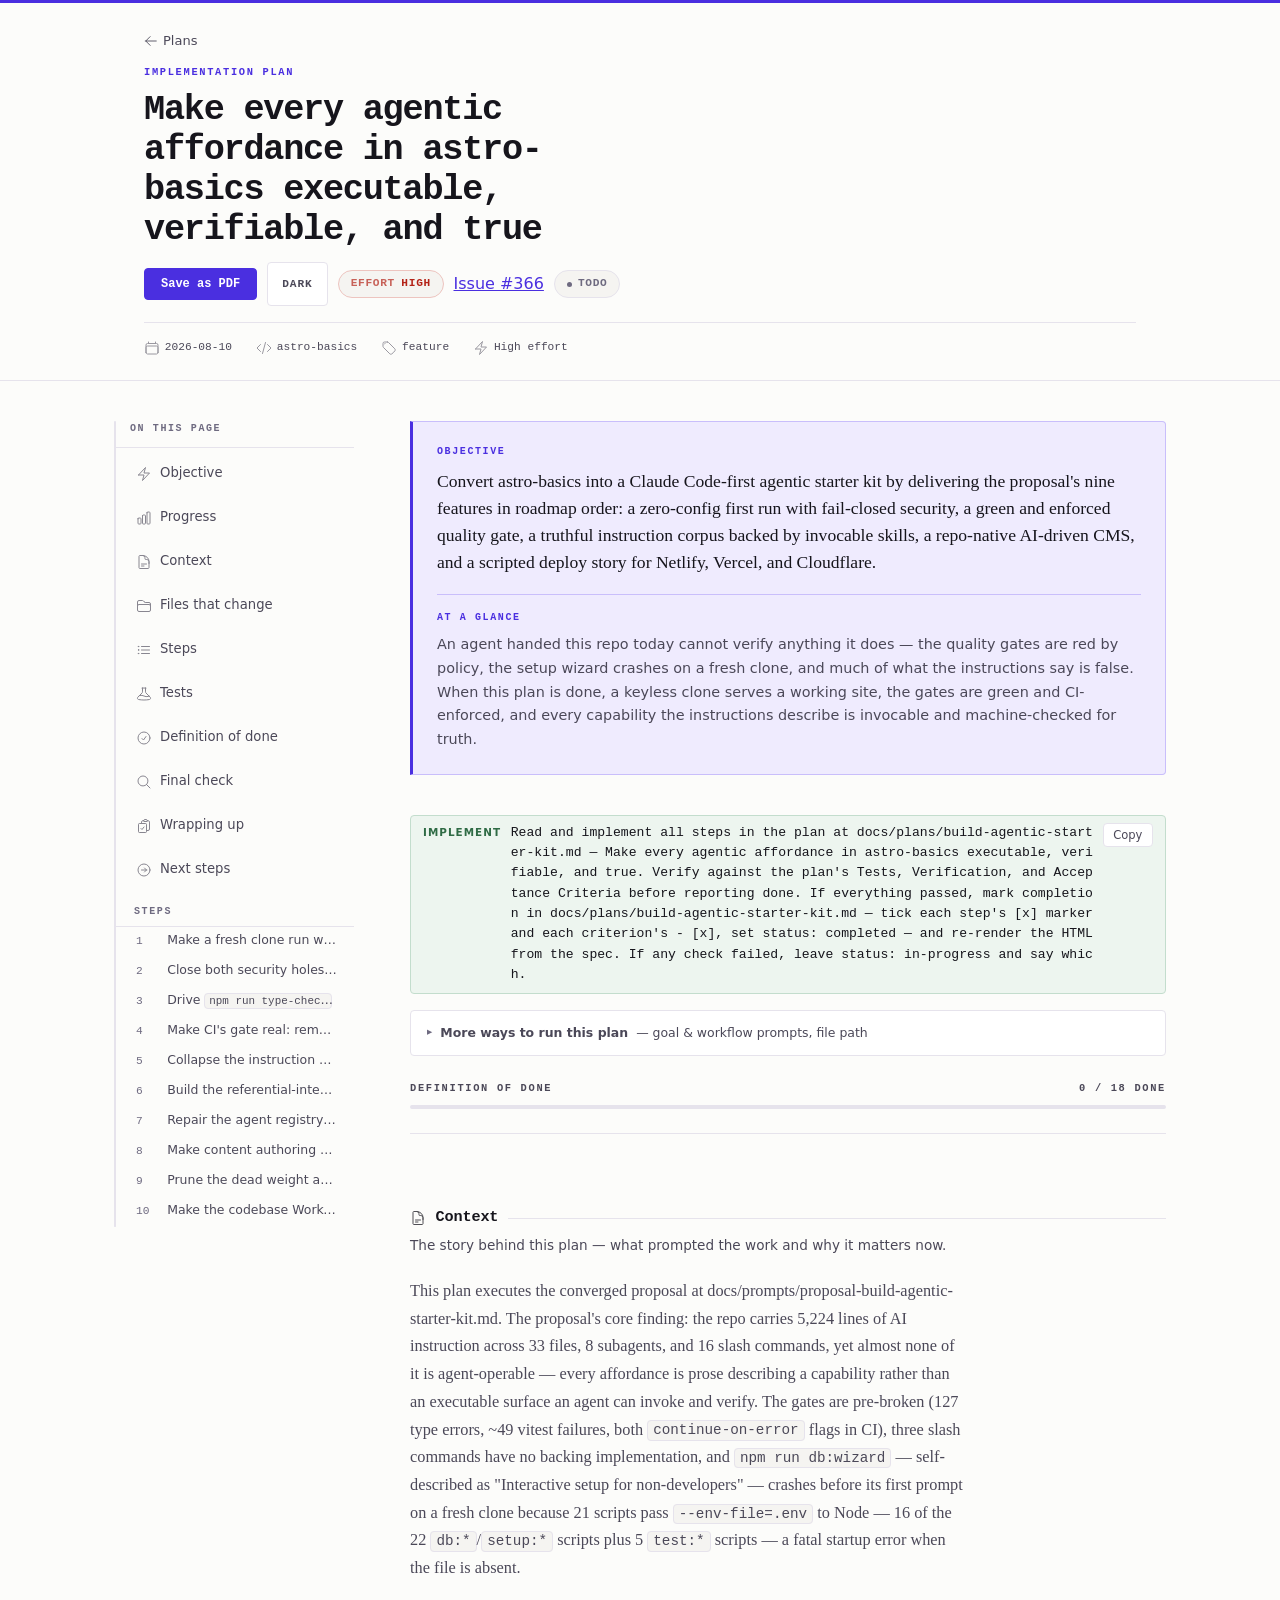
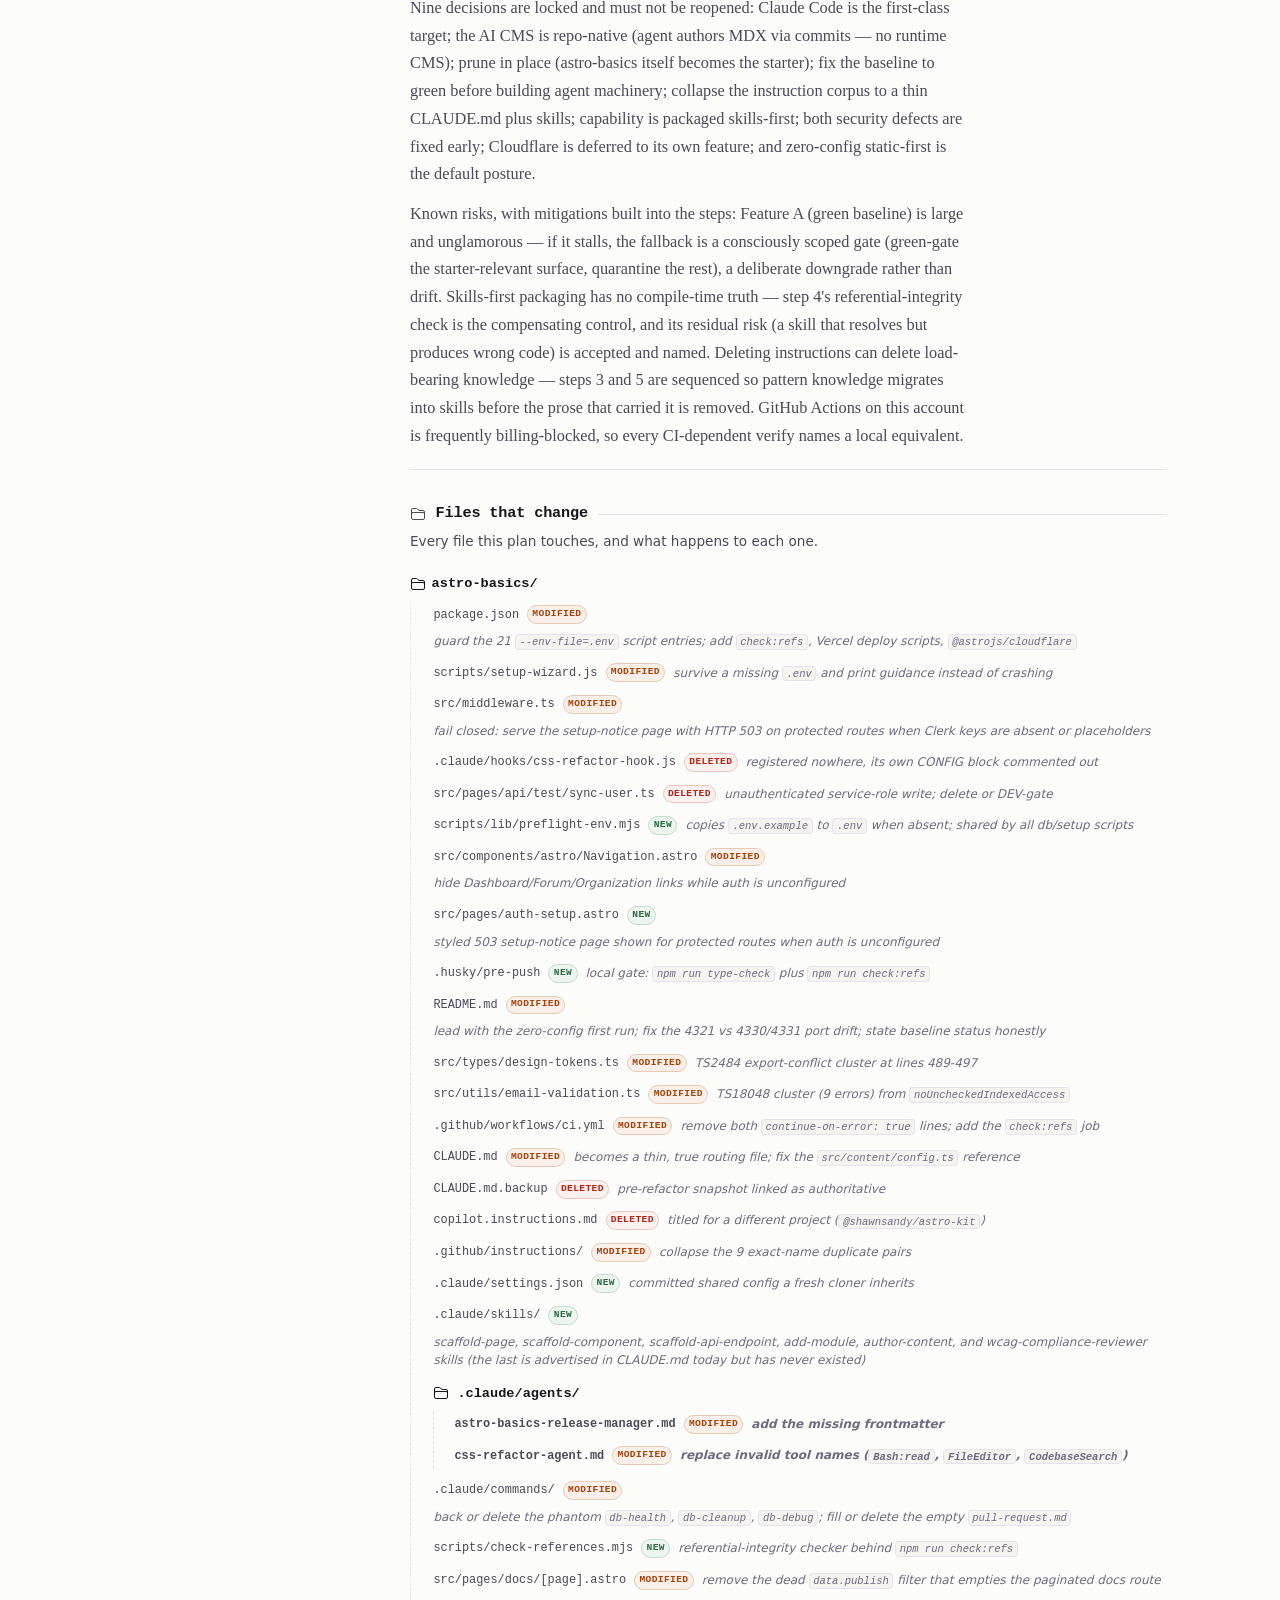
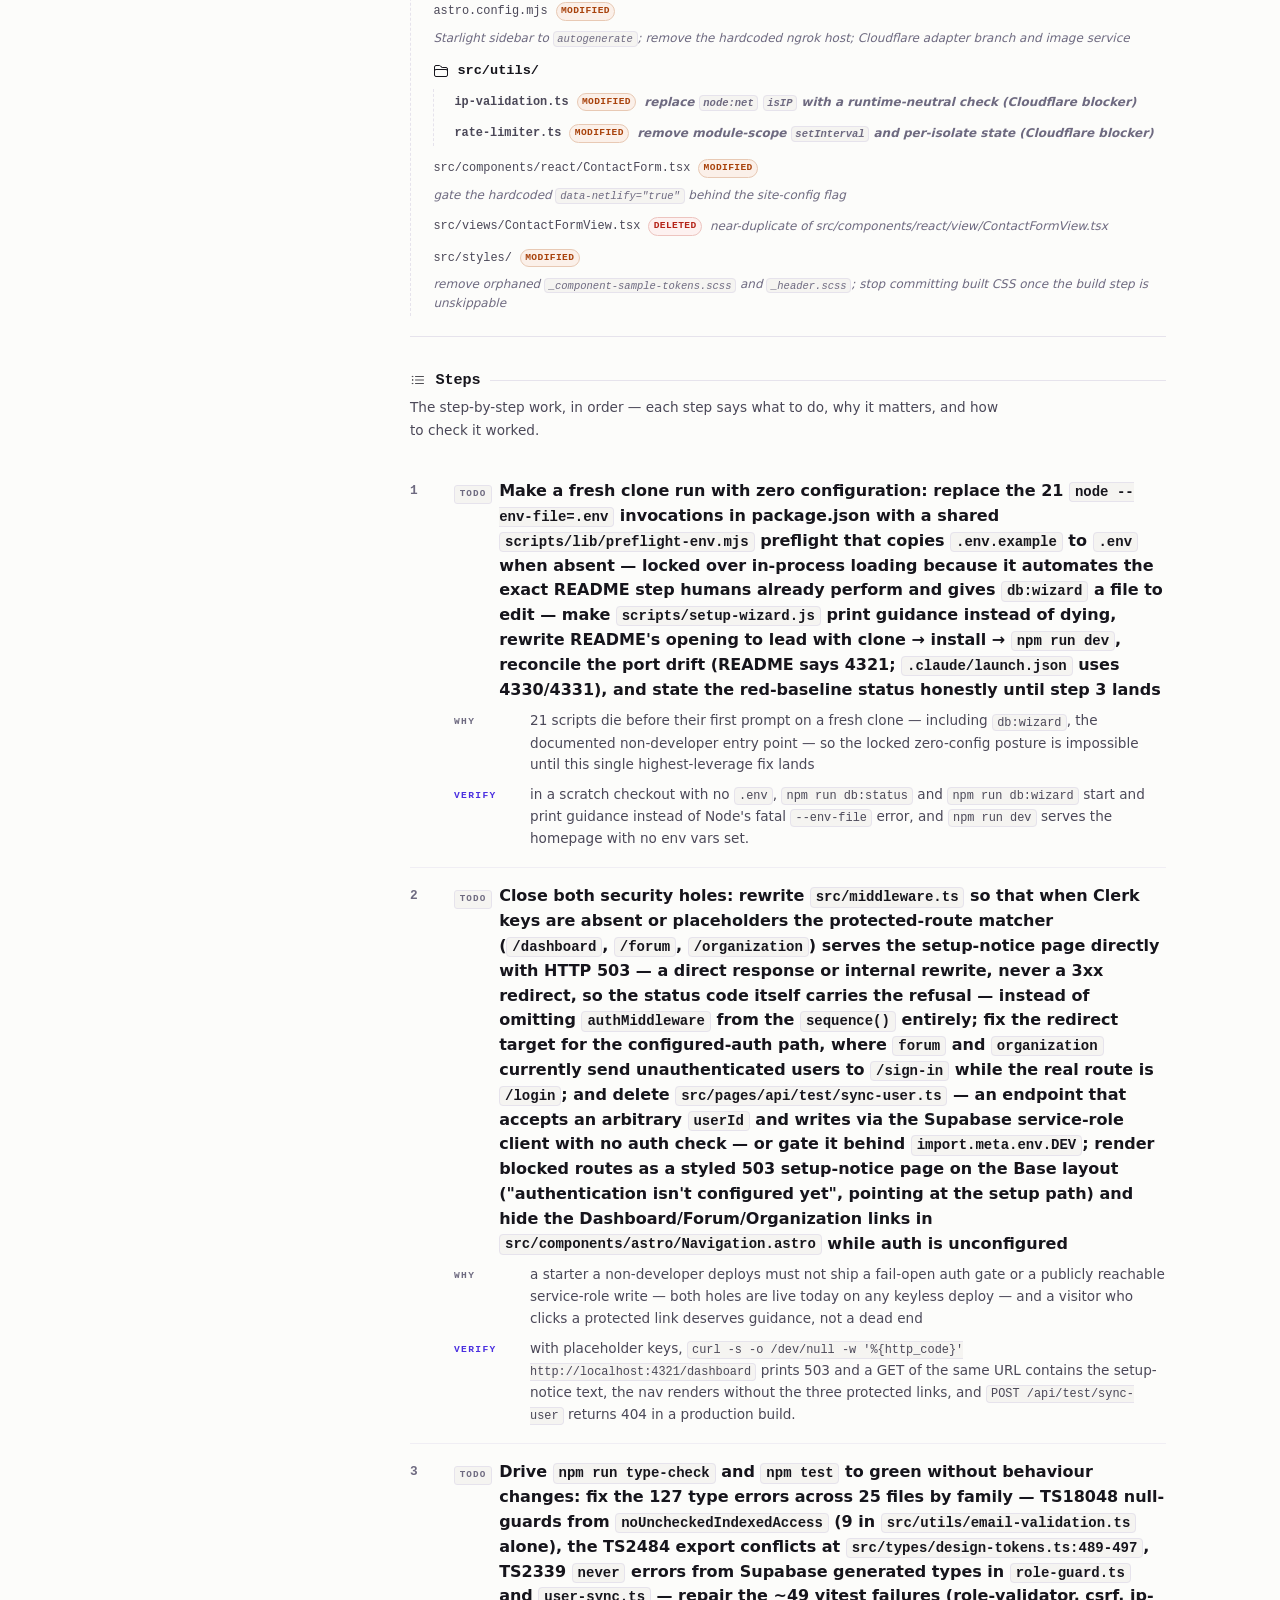
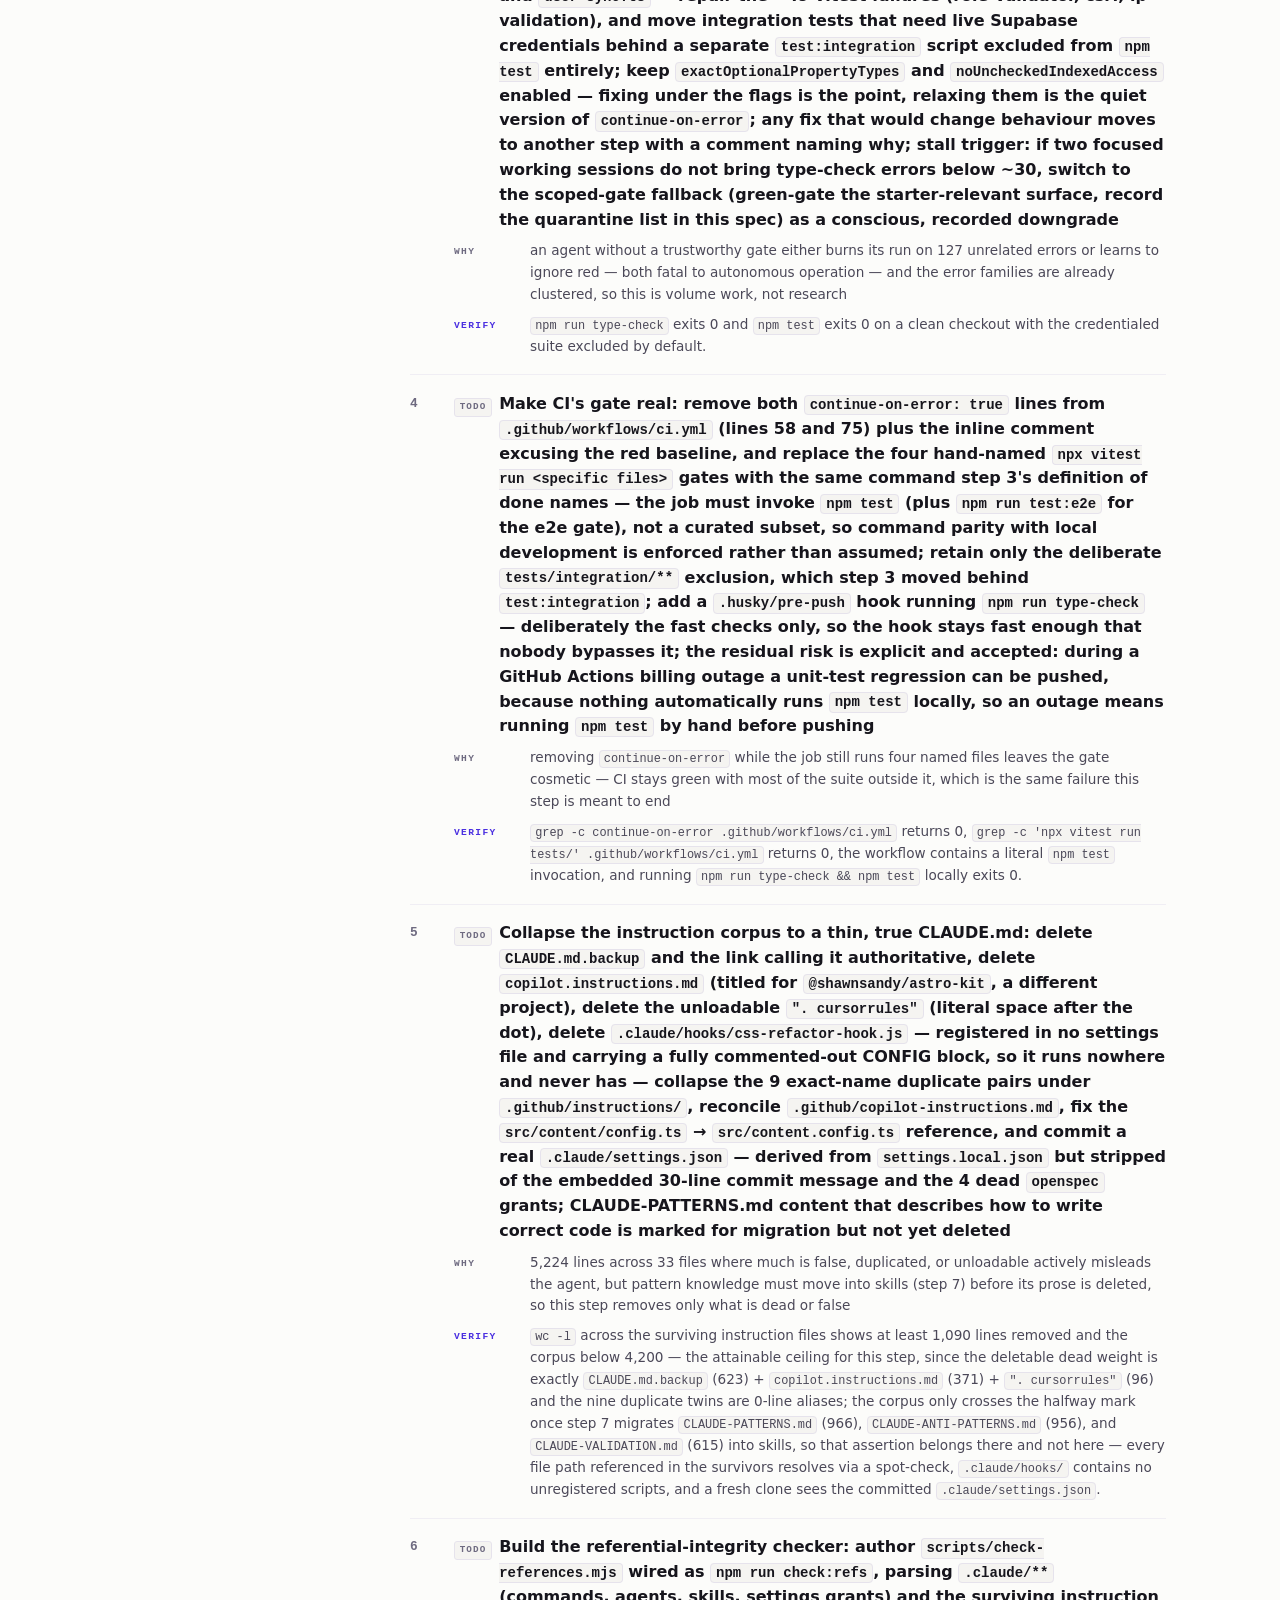
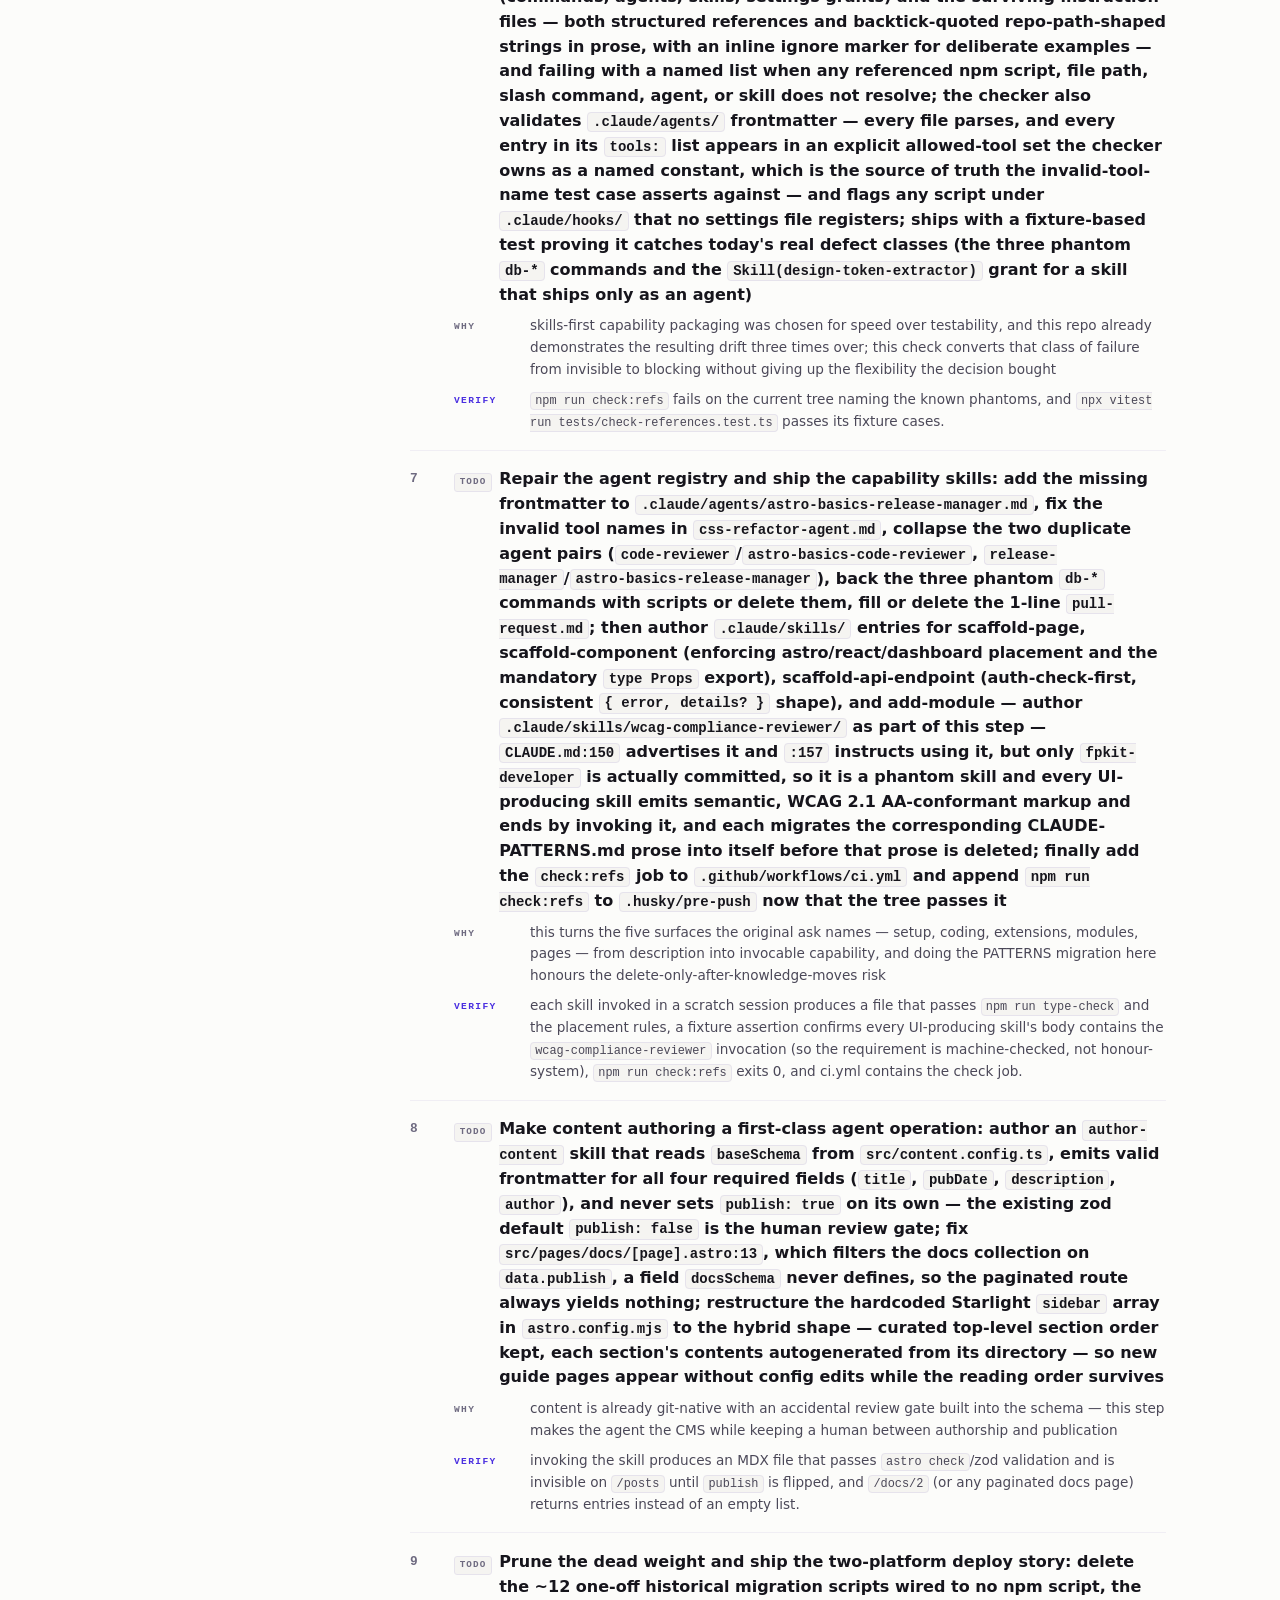
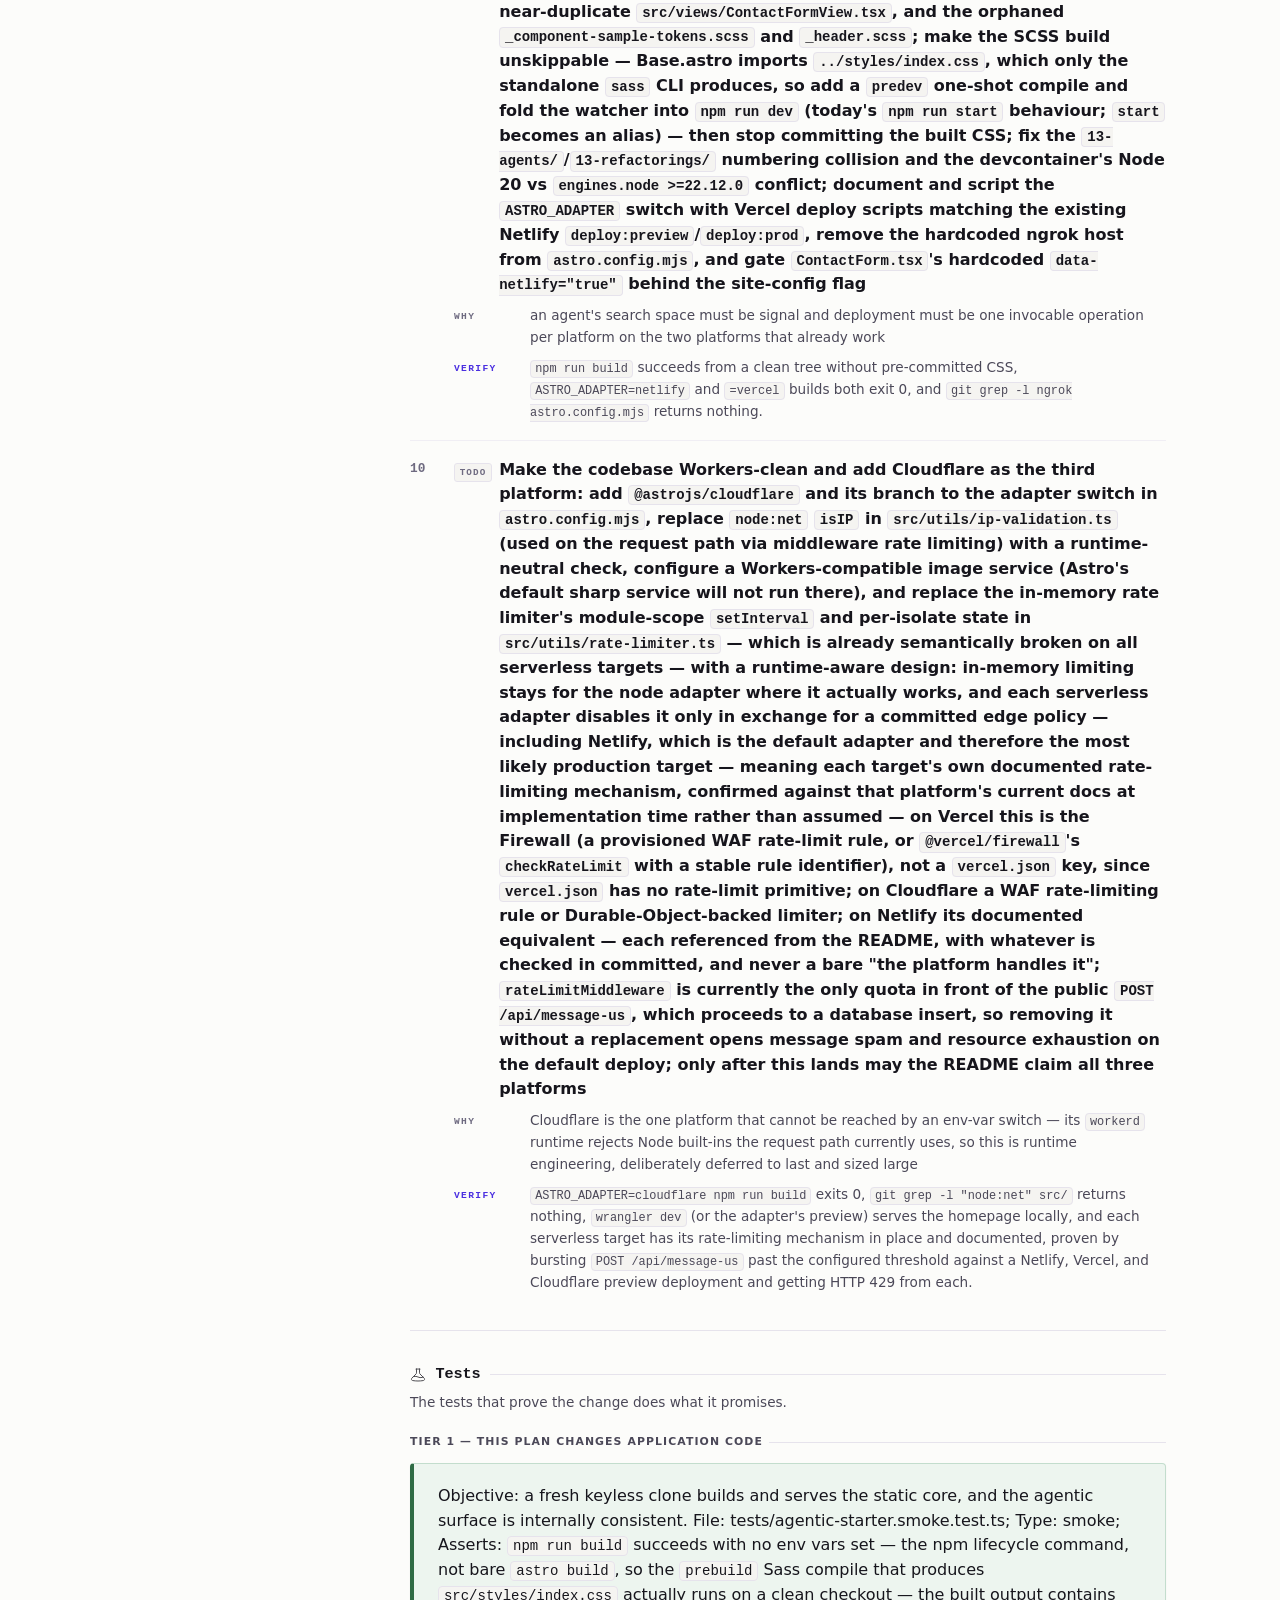
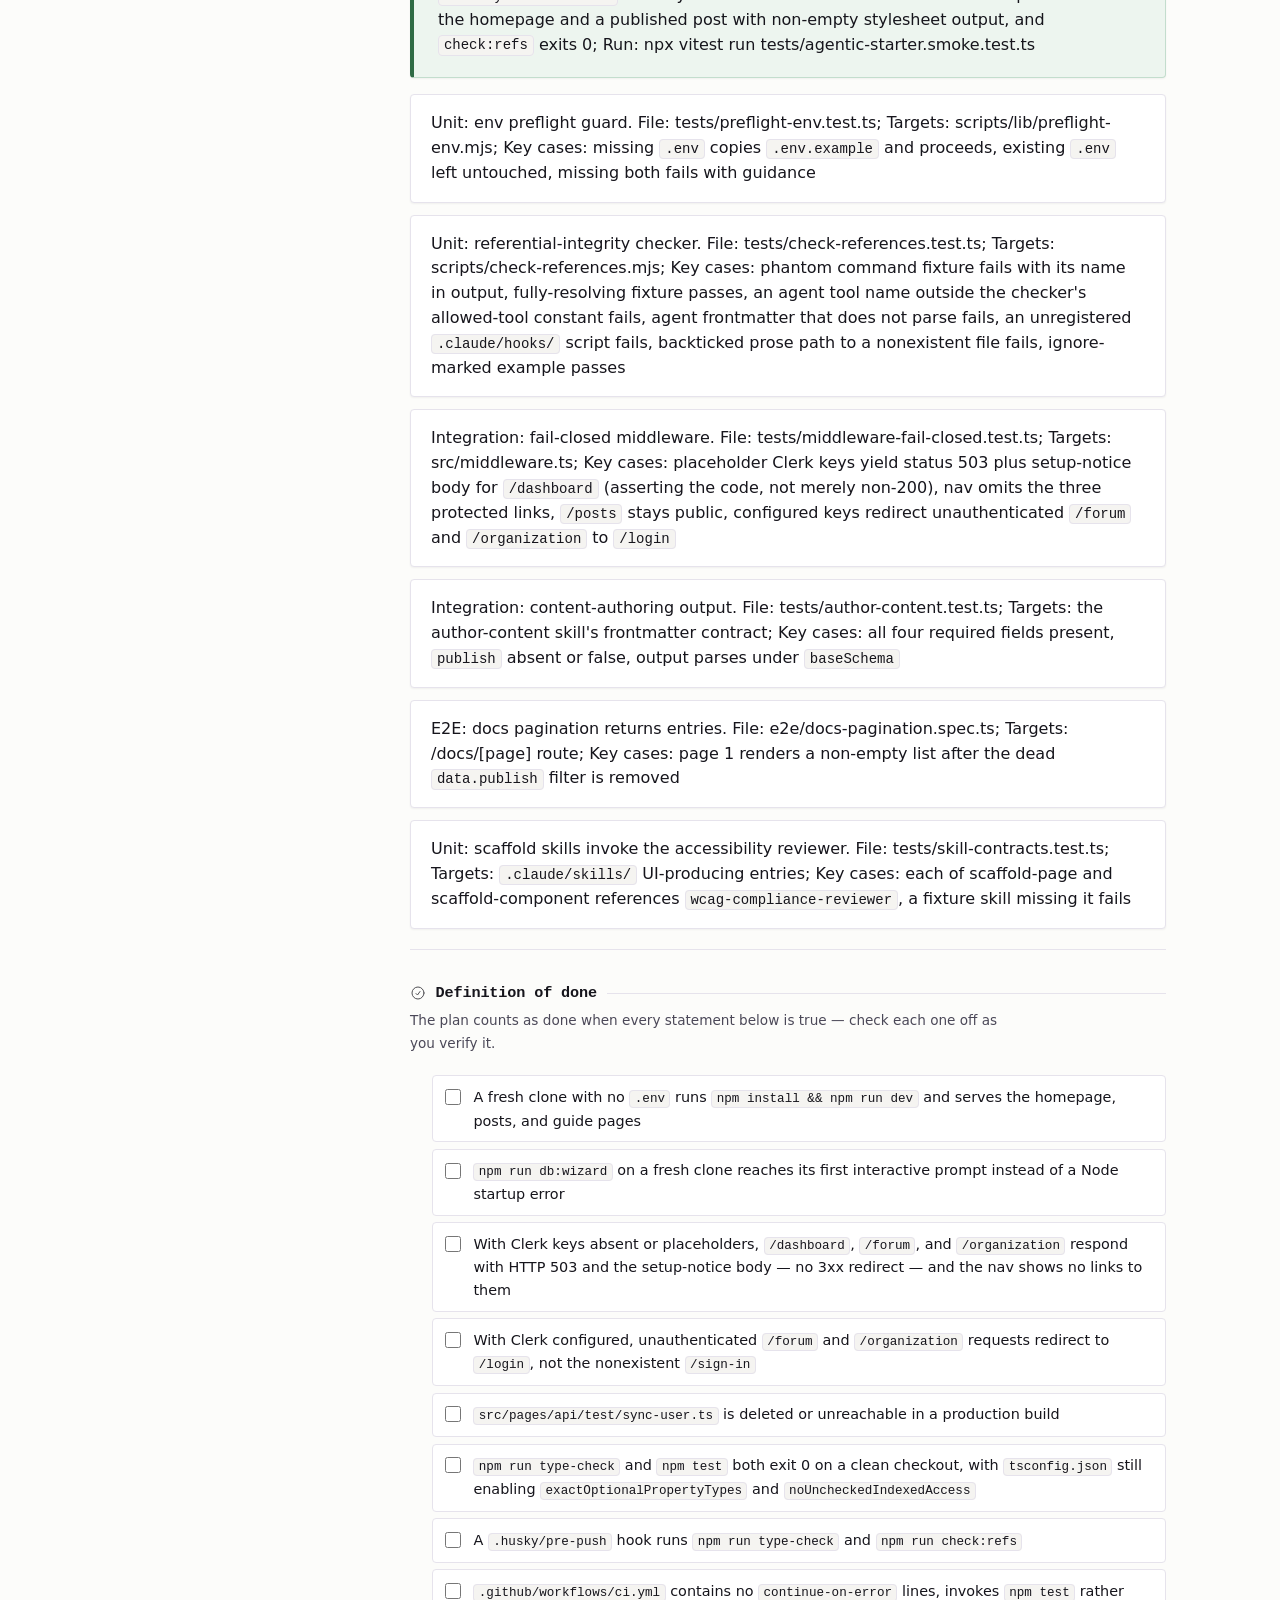
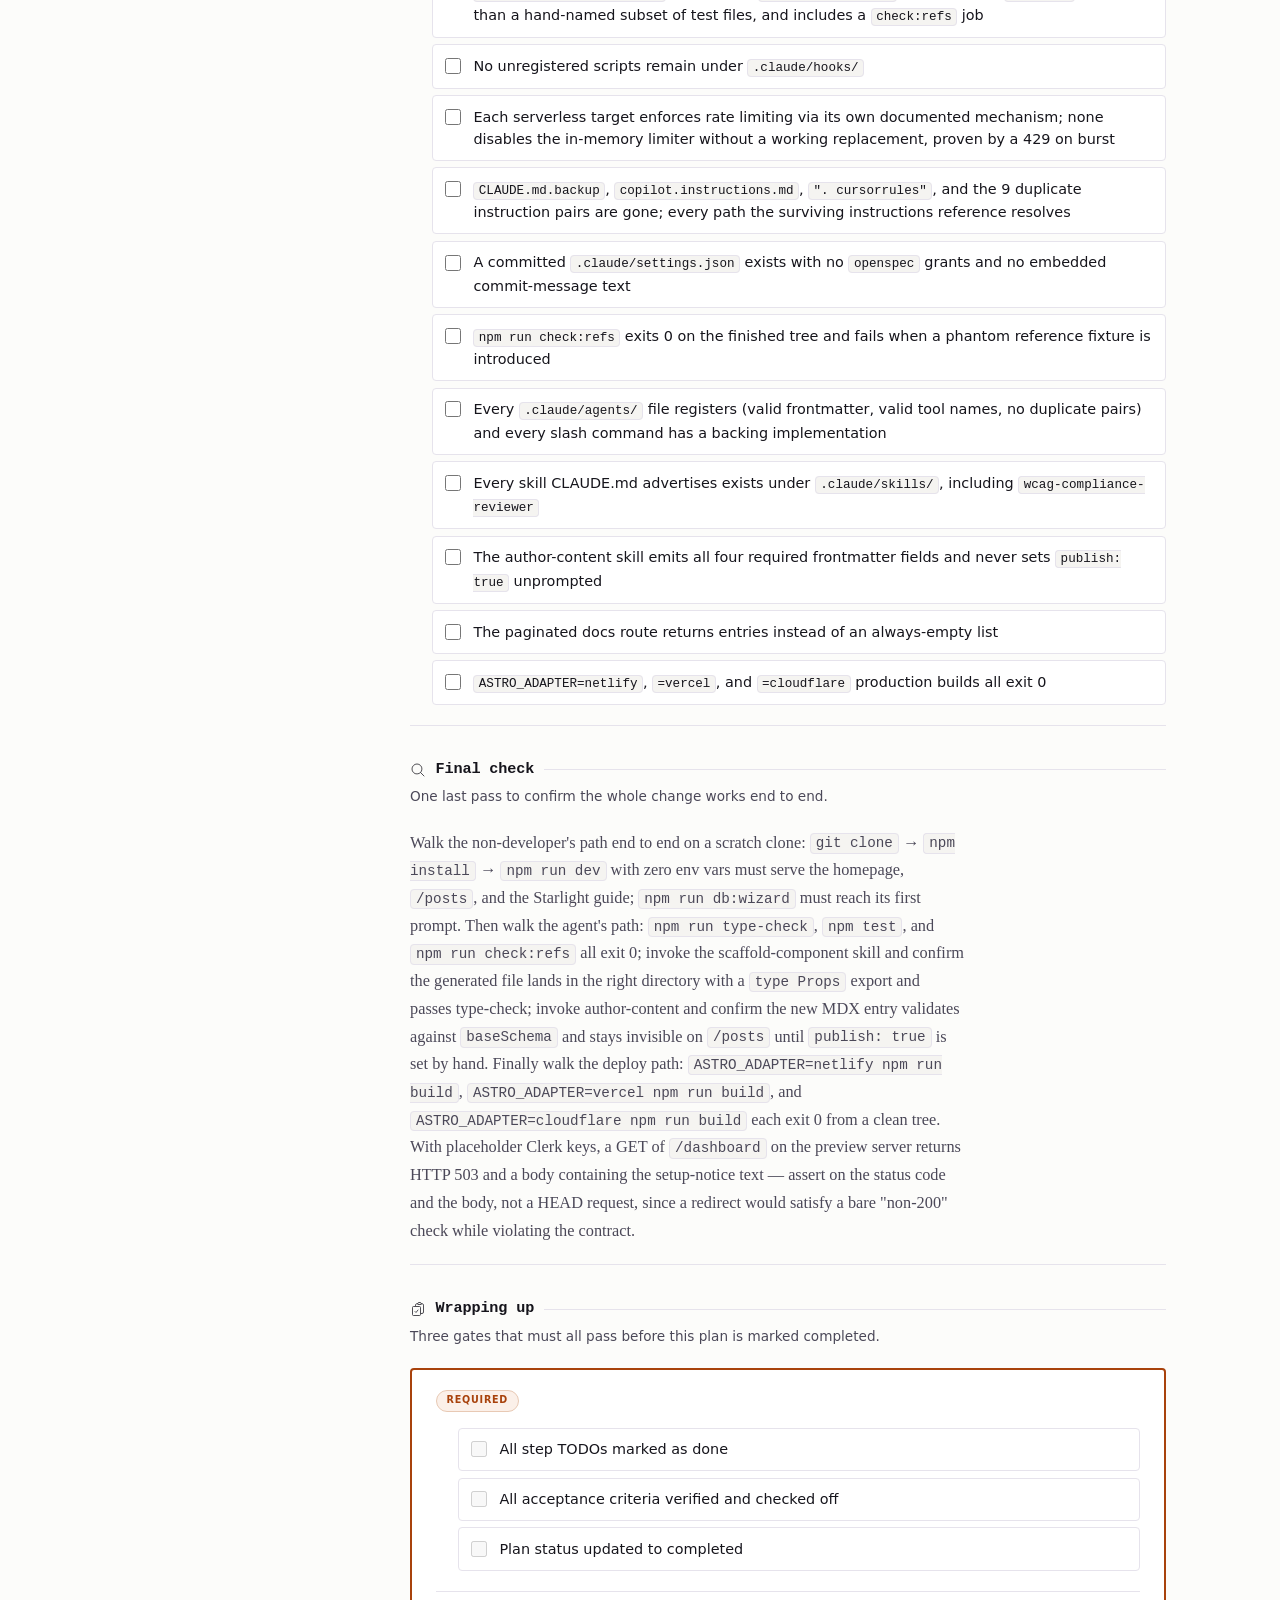
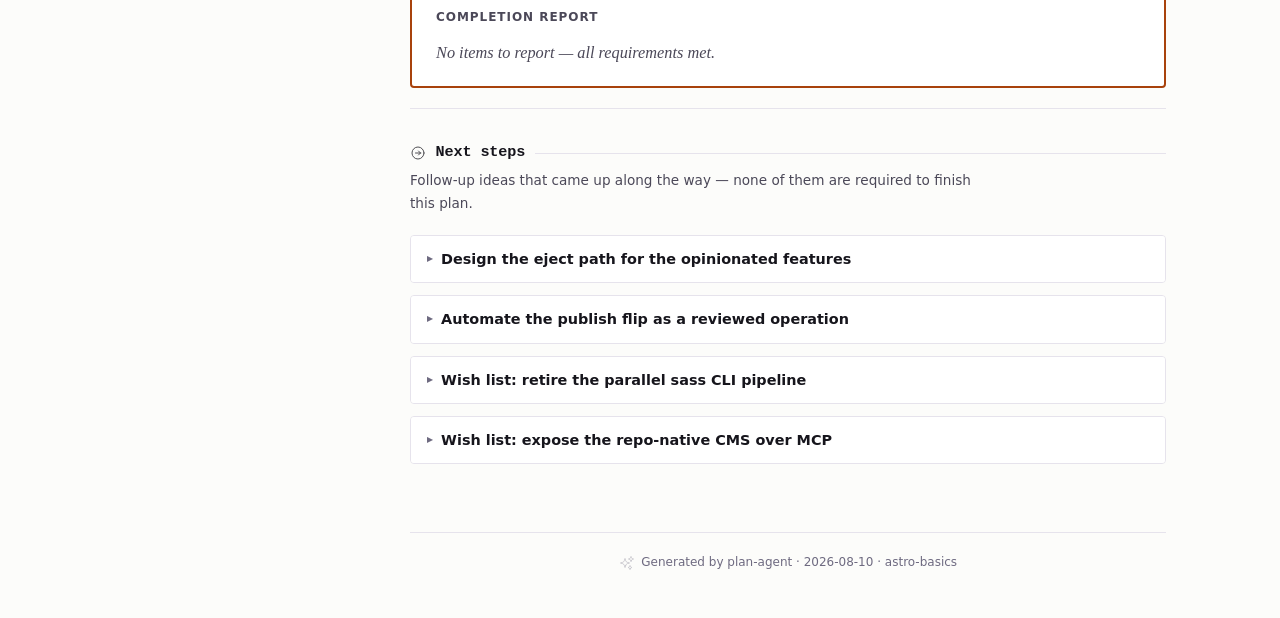
<file: docs/plans/build-agentic-starter-kit.html>
<!DOCTYPE html>
<html lang="en" data-status="todo" data-effort="high">
<head>
<meta charset="UTF-8">
<meta name="viewport" content="width=device-width, initial-scale=1.0">
<script>
/* Runs in <head> before the first paint, on purpose: a plan opened from
   file:// has no server to stamp the attribute, and a flash of the wrong
   theme on every load is worse than having no dark mode at all. Storage
   throws in some sandboxed file:// contexts — fall through to
   prefers-color-scheme rather than blocking the render. */
try {
  var t = localStorage.getItem('plan-theme');
  if (t === 'dark' || t === 'light') document.documentElement.dataset.theme = t;
} catch (e) { /* no storage — prefers-color-scheme decides */ }
</script>
<meta name="plan-status" content="todo">
<meta name="plan-effort" content="high">
<meta name="plan-type" content="feature">
<meta name="plan-created" content="2026-08-10">
<meta name="plan-repo" content="astro-basics">
<meta name="plan-file" content="build-agentic-starter-kit.html">
<meta name="plan-path" content="docs/plans/build-agentic-starter-kit.html">
<meta name="plan-md" content="docs/plans/build-agentic-starter-kit.md">
<meta name="plan-implement" content="Read and implement all steps in the plan at docs/plans/build-agentic-starter-kit.md — Make every agentic affordance in astro-basics executable, verifiable, and true. Verify against the plan&#39;s Tests, Verification, and Acceptance Criteria before reporting done. If everything passed, mark completion in docs/plans/build-agentic-starter-kit.md — tick each step&#39;s [x] marker and each criterion&#39;s - [x], set status: completed — and re-render the HTML from the spec. If any check failed, leave status: in-progress and say which.">
<meta name="plan-goal" content="Achieve this goal: Make every agentic affordance in astro-basics executable, verifiable, and true. The plan at docs/plans/build-agentic-starter-kit.md describes one approach — use it as reference, but optimize for the outcome. Fan out across parallel subagents where that serves the outcome. Verify against the plan&#39;s Tests, Verification, and Acceptance Criteria before reporting done. If everything passed, mark completion in docs/plans/build-agentic-starter-kit.md — tick each step&#39;s [x] marker and each criterion&#39;s - [x], set status: completed — and re-render the HTML from the spec. If any check failed, leave status: in-progress and say which.">
<meta name="plan-workflow" content="Run a workflow to implement the plan at docs/plans/build-agentic-starter-kit.md — Make every agentic affordance in astro-basics executable, verifiable, and true. Brief subagents with the plan file at docs/plans/build-agentic-starter-kit.md. Reserve a final verification phase for the lead agent, not a subagent. Verify against the plan&#39;s Tests, Verification, and Acceptance Criteria before reporting done. If everything passed, mark completion in docs/plans/build-agentic-starter-kit.md — tick each step&#39;s [x] marker and each criterion&#39;s - [x], set status: completed — and re-render the HTML from the spec. If any check failed, leave status: in-progress and say which.">
<meta name="plan-issue" content="https://github.com/shawn-sandy/astro-basics/issues/366">
<title>Plan: Make every agentic affordance in astro-basics executable, verifiable, and true</title>
<style>
/* ── Design tokens ─────────────────────────────────────────────────
     Indigo-violet lead on warm-neutral paper. Status is carried by form
     (soft fill + rule) rather than a second colour scale, so every status
     chip inherits the theme instead of pinning white text onto a hue that
     only works on one background. Type has three roles: --mono for every
     structural label, --ui for chrome, --prose for reading text.
     Contrast is a hard constraint, not a preference — every text token
     below clears 4.5:1 on the surfaces it is used against in BOTH
     palettes, and tests/plugins/test-plan-redesign.mjs measures it. ── */
  :root {
    --paper:      #fcfcfa;
    --panel:      #ffffff;
    --sunk:       #f5f4f1;
    --ink:        #16151c;
    --ink-2:      #4b4858;
    --ink-3:      #6e6a80;
    --rule:       #e6e3ec;
    --rule-soft:  #f0eef4;
    --accent:     #4a2fe0;
    --accent-soft:#efebfe;
    --accent-line:#c9befb;
    --on-accent:  #ffffff;
    --moss:       #2f6b45;
    --moss-soft:  #edf5ef;
    --moss-line:  #c3ddcd;
    --signal:     #a8420c;
    --signal-soft:#fbf0e9;
    --signal-line:#e8c9b4;
    --red:        #b42318;
    --red-bg:     #fdf1f0;
    --red-border: #edc4bf;
    --purple:     #7b2d9e;
    --purple-bg:  #f9f0fd;
    --purple-border:#dcb8ee;
    --wish-bg:    #fbf5fe;
    --wish-border:#dcb8ee;
    --radius:     4px;
    --shadow:     0 1px 2px rgba(22,21,28,.05);
    --mono: ui-monospace, "SF Mono", SFMono-Regular, Menlo, Consolas, monospace;
    --ui:   system-ui, -apple-system, "Segoe UI", Roboto, sans-serif;
    --prose: Georgia, "Iowan Old Style", "Times New Roman", serif;
  }

  /* Dark palette. Written twice on purpose: an explicit choice
     ([data-theme]) has to beat the OS preference, and plain CSS has no way
     to share one declaration block between an attribute selector and a
     media query. Keep the two lists in sync — the redesign test asserts
     both selectors define the same token names. */
  :root[data-theme="dark"] {
    --paper:      #121118;
    --panel:      #1a1922;
    --sunk:       #201f29;
    --ink:        #edebf3;
    --ink-2:      #b3afc4;
    --ink-3:      #8b87a0;
    --rule:       #2c2a38;
    --rule-soft:  #24232e;
    --accent:     #a594ff;
    --accent-soft:#221f36;
    --accent-line:#4a4270;
    --on-accent:  #16151c;
    --moss:       #7bc098;
    --moss-soft:  #1b2a21;
    --moss-line:  #2f4a39;
    --signal:     #e8a278;
    --signal-soft:#2b2019;
    --signal-line:#4d3826;
    --red:        #f4998f;
    --red-bg:     #2b1a19;
    --red-border: #4d2b27;
    --purple:     #d9a6f0;
    --purple-bg:  #251b2d;
    --purple-border:#4a3557;
    --wish-bg:    #251b2d;
    --wish-border:#4a3557;
    --shadow:     0 1px 2px rgba(0,0,0,.4);
  }
  @media (prefers-color-scheme: dark) {
    :root:not([data-theme="light"]) {
      --paper:      #121118;
      --panel:      #1a1922;
      --sunk:       #201f29;
      --ink:        #edebf3;
      --ink-2:      #b3afc4;
      --ink-3:      #8b87a0;
      --rule:       #2c2a38;
      --rule-soft:  #24232e;
      --accent:     #a594ff;
      --accent-soft:#221f36;
      --accent-line:#4a4270;
      --on-accent:  #16151c;
      --moss:       #7bc098;
      --moss-soft:  #1b2a21;
      --moss-line:  #2f4a39;
      --signal:     #e8a278;
      --signal-soft:#2b2019;
      --signal-line:#4d3826;
      --red:        #f4998f;
      --red-bg:     #2b1a19;
      --red-border: #4d2b27;
      --purple:     #d9a6f0;
      --purple-bg:  #251b2d;
      --purple-border:#4a3557;
      --wish-bg:    #251b2d;
      --wish-border:#4a3557;
      --shadow:     0 1px 2px rgba(0,0,0,.4);
    }
  }
  /* Native controls (checkboxes, scrollbars) follow the resolved theme. */
  :root { color-scheme: light; }
  :root[data-theme="dark"] { color-scheme: dark; }
  @media (prefers-color-scheme: dark) {
    :root:not([data-theme="light"]) { color-scheme: dark; }
  }

  /* ── Reset & base ──────────────────────────────────────────────── */
  *, *::before, *::after { box-sizing: border-box; margin: 0; padding: 0; }
  html { scroll-behavior: smooth; }
  body {
    font-family: var(--ui);
    font-size: 16px;
    line-height: 1.55;
    -webkit-font-smoothing: antialiased;
    color: var(--ink);
    background: var(--paper);
  }
  a { color: var(--accent); }
  code, pre {
    font-family: var(--mono);
    font-size: .875em;
  }
  /* Inline spans rendered from backtick markers in plan prose. Scoped to .md
     so the bare <code> carrying file paths and copyable prompts keeps its own
     layout — those live inside chips and rows that already style themselves.
     No backticks in this comment: the whole stylesheet is a JS template. */
  code.md {
    background: var(--sunk);
    border: 1px solid var(--rule);
    border-radius: 4px;
    padding: .08em .35em;
    /* Long paths must wrap rather than force the card into a sideways scroll. */
    overflow-wrap: anywhere;
  }
  strong.md { font-weight: 650; color: var(--ink); }
  em.md { font-style: italic; }
  pre {
    background: var(--sunk);
    border: 1px solid var(--rule);
    border-radius: var(--radius);
    padding: .75rem 1rem;
    overflow-x: auto;
    white-space: pre-wrap;
    word-break: break-word;
  }

  /* ── SVG icon helper ────────────────────────────────────────────── */
  .icon {
    width: 1rem;
    height: 1rem;
    display: inline-block;
    vertical-align: middle;
    flex-shrink: 0;
  }

  /* ── Skip link ─────────────────────────────────────────────────── */
  .skip-link {
    position: absolute;
    left: -9999px; top: auto;
    width: 1px; height: 1px;
    overflow: hidden;
  }
  .skip-link:focus {
    position: fixed;
    left: 1rem; top: 1rem;
    width: auto; height: auto;
    overflow: visible;
    background: var(--accent);
    color: var(--on-accent);
    padding: .5rem 1rem;
    border-radius: var(--radius);
    font-weight: 700;
    z-index: 9999;
    text-decoration: none;
  }

  /* ── Header — document cover ────────────────────────────────────── */
  .plan-header {
    background: var(--paper);
    border-bottom: 1px solid var(--rule);
    padding: 0;
  }
  .plan-header::before {
    content: "";
    display: block;
    height: 3px;
    background: var(--accent);
  }
  .plan-header-inner {
    max-width: 1040px;
    margin: 0 auto;
    padding: 1.75rem 1.5rem 1.5rem;
  }
  .plan-doc-type {
    font-family: var(--mono);
    font-size: .65rem;
    font-weight: 600;
    letter-spacing: .16em;
    text-transform: uppercase;
    color: var(--accent);
    margin-bottom: .6rem;
  }
  .plan-header-top {
    display: block;
  }
  .plan-title {
    font-family: var(--mono);
    font-size: clamp(1.6rem, 4vw, 2.2rem);
    font-weight: 600;
    letter-spacing: -.035em;
    line-height: 1.14;
    color: var(--ink);
    max-width: 26ch;
    text-wrap: balance;
  }
  .plan-header-actions {
    display: flex;
    align-items: center;
    gap: .6rem;
    flex-wrap: wrap;
    margin-top: .75rem;
  }

  /* Status badge */
  .status-badge {
    display: inline-flex;
    align-items: center;
    gap: .4rem;
    font-size: .7rem;
    font-weight: 700;
    letter-spacing: .06em;
    text-transform: uppercase;
    padding: .25rem .75rem;
    border-radius: 999px;
    white-space: nowrap;
    flex-shrink: 0;
    font-family: var(--mono);
    color: var(--ink-3);
    background: var(--sunk);
    border: 1px solid var(--rule);
  }
  .status-badge::before {
    content: "";
    display: inline-block;
    width: .45em;
    height: .45em;
    border-radius: 50%;
    background: currentColor;
    flex-shrink: 0;
  }
  [data-status="in-progress"] .status-badge { color: var(--signal); background: var(--signal-soft); border-color: var(--signal-line); }
  [data-status="completed"]   .status-badge { color: var(--moss);   background: var(--moss-soft);   border-color: var(--moss-line); }

  /* Effort badge — color tracks the data-effort attribute, mirroring .status-badge */
  .effort-badge {
    display: inline-flex;
    align-items: center;
    gap: .4rem;
    font-size: .7rem;
    font-weight: 700;
    letter-spacing: .06em;
    text-transform: uppercase;
    padding: .25rem .75rem;
    border-radius: 999px;
    white-space: nowrap;
    flex-shrink: 0;
    font-family: var(--mono);
    color: var(--ink-3);
    background: var(--sunk);
    border: 1px solid var(--rule);
  }
  .effort-badge::before { content: "Effort "; opacity: .7; }
  [data-effort="low"]    .effort-badge { color: var(--moss);   border-color: var(--moss-line); }
  [data-effort="medium"] .effort-badge { color: var(--signal); border-color: var(--signal-line); }
  [data-effort="high"]   .effort-badge { color: var(--red);    border-color: var(--red-border); }

  @keyframes pulse-dot { 0%, 100% { opacity: 1; } 50% { opacity: .3; } }
  [data-status="in-progress"] .status-badge::before {
    animation: pulse-dot 1.4s ease-in-out infinite;
  }
  @media (prefers-reduced-motion: reduce) {
    html { scroll-behavior: auto; }
    [data-status="in-progress"] .status-badge::before { animation: none; }
  }

  /* Save as PDF button */
  .save-pdf-btn {
    display: inline-flex;
    align-items: center;
    gap: .4rem;
    padding: .4rem 1rem;
    font-size: .75rem;
    font-weight: 600;
    font-family: var(--mono);
    color: var(--on-accent);
    background: var(--accent);
    border: 1px solid var(--accent);
    border-radius: 4px;
    cursor: pointer;
    line-height: 1.4;
    white-space: nowrap;
    flex-shrink: 0;
    transition: filter .15s, box-shadow .15s;
  }
  .save-pdf-btn:hover { filter: brightness(.85); box-shadow: 0 2px 6px rgba(0,0,0,.2); }
  .save-pdf-btn:active { filter: brightness(.75); }
  .save-pdf-btn:focus-visible { outline: 3px solid var(--accent); outline-offset: 2px; }
  @media (prefers-reduced-motion: reduce) { .save-pdf-btn { transition: none; } }

  /* Theme toggle — same shape as Save as PDF, quieter fill. */
  .theme-toggle {
    display: inline-flex;
    align-items: center;
    justify-content: center;
    gap: .4rem;
    min-width: 44px;
    min-height: 44px;
    padding: .4rem .9rem;
    font-family: var(--mono);
    font-size: .7rem;
    font-weight: 600;
    letter-spacing: .08em;
    text-transform: uppercase;
    color: var(--ink-2);
    background: var(--panel);
    border: 1px solid var(--rule);
    border-radius: 4px;
    cursor: pointer;
    white-space: nowrap;
    flex-shrink: 0;
  }
  .theme-toggle:hover { color: var(--accent); border-color: var(--accent-line); }
  .theme-toggle:focus-visible { outline: 2px solid var(--accent); outline-offset: 2px; }

  /* Meta row */
  .plan-meta {
    display: flex;
    gap: 1.5rem;
    flex-wrap: wrap;
    margin-top: 1rem;
    padding-top: 1rem;
    border-top: 1px solid var(--rule);
    font-family: var(--mono);
    font-size: .7rem;
    color: var(--ink-2);
  }
  .plan-meta span {
    display: inline-flex;
    align-items: center;
    gap: .3rem;
  }
  .plan-meta .icon { opacity: .55; }

  /* ── Layout ────────────────────────────────────────────────────── */
  .layout {
    display: grid;
    grid-template-columns: 15rem minmax(0, 1fr);
    gap: 3.5rem;
    max-width: 1100px;
    margin: 0 auto;
    padding: 2.5rem 1.5rem 5rem;
    align-items: start;
  }
  /* 900, not 720: the sidebar now carries a step rail and is 15rem wide, so
     between those two widths the main column was narrow enough to break a
     copyable path across four lines. Collapse to one column sooner. */
  @media (max-width: 900px) {
    .layout { grid-template-columns: 1fr; padding: 1.5rem .75rem 4rem; gap: 0; }
  }

  /* ── Sidebar — table of contents ───────────────────────────────── */
  .plan-nav {
    position: sticky;
    top: 1.5rem;
    align-self: start;
    overflow: hidden;
  }
  @media (max-width: 900px) {
    .plan-nav {
      position: static;
      border-bottom: 1px solid var(--rule);
      padding-bottom: 1.5rem;
      margin-bottom: 2rem;
    }
  }
  .nav-heading {
    font-family: var(--mono);
    font-size: .625rem;
    font-weight: 600;
    letter-spacing: .16em;
    text-transform: uppercase;
    color: var(--ink-3);
    padding: 0 1rem .6rem;
    margin-bottom: .25rem;
    border-bottom: 1px solid var(--rule);
  }
  .scroll-rail {
    position: absolute;
    left: 0; top: 0; bottom: 0;
    width: 2px;
    background: var(--rule);
    border-radius: 1px;
    overflow: hidden;
    pointer-events: none;
  }
  .scroll-rail::after {
    content: "";
    position: absolute;
    top: 0; left: 0; right: 0;
    height: calc(var(--scroll-pct, 0) * 1%);
    background: var(--accent);
    transition: height .1s linear;
  }
  @media (prefers-reduced-motion: reduce) { .scroll-rail::after { transition: none; } }
  .plan-nav ul { list-style: none; padding: 0; margin: 0; }
  .plan-nav > ul > li > a {
    display: flex;
    align-items: center;
    min-height: 44px;
    padding: .125rem 1rem .125rem 1.25rem;
    font-size: .825rem;
    color: var(--ink-2);
    text-decoration: none;
    gap: .5rem;
    border-left: 2px solid transparent;
    transition: color .12s, border-color .12s;
  }
  .plan-nav a:hover { color: var(--ink); border-left-color: var(--accent-line); }
  .plan-nav a.active { color: var(--accent); font-weight: 600; border-left-color: var(--accent); }
  .plan-nav a:focus-visible { outline: 2px solid var(--accent); outline-offset: 2px; }
  .plan-nav .icon { opacity: .65; }
  .plan-nav a.active .icon,
  .plan-nav a:hover .icon { opacity: 1; }

  /* ── Step rail — one link per step, the plan's real structure ───── */
  .rail-steps {
    list-style: none;
    margin: 0;
    padding: 0;
    border-top: 1px solid var(--rule);
    padding-top: .5rem;
    margin-top: .75rem;
  }
  .rail-heading {
    font-family: var(--mono);
    font-size: .625rem;
    font-weight: 600;
    letter-spacing: .16em;
    text-transform: uppercase;
    color: var(--ink-3);
    padding: 0 1rem .45rem 1.25rem;
  }
  a.rail-step {
    display: grid;
    grid-template-columns: 1.6rem minmax(0, 1fr);
    align-items: baseline;
    gap: .35rem;
    min-height: 30px;
    padding: .3rem 1rem .3rem 1.25rem;
    font-size: .78rem;
    line-height: 1.35;
    color: var(--ink-2);
    text-decoration: none;
    border-left: 2px solid var(--rule-soft);
    transition: color .12s, border-color .12s;
  }
  @media (prefers-reduced-motion: reduce) { a.rail-step { transition: none; } }
  a.rail-step .rail-no {
    font-family: var(--mono);
    font-size: .7rem;
    color: var(--ink-3);
  }
  a.rail-step .rail-text {
    overflow: hidden;
    text-overflow: ellipsis;
    white-space: nowrap;
  }
  a.rail-step.done .rail-no { color: var(--moss); }
  a.rail-step.done .rail-text { color: var(--ink-3); }
  a.rail-step.active {
    color: var(--ink);
    font-weight: 600;
    border-left-color: var(--accent);
    background: linear-gradient(90deg, var(--accent-soft), transparent 75%);
  }
  a.rail-step.active .rail-no { color: var(--accent); }
  /* Visually-hidden step state — the tick glyph alone tells a screen reader
     nothing, so every rail link carries "step N of M[, done]" in text. */
  .rail-state {
    position: absolute;
    width: 1px; height: 1px;
    overflow: hidden;
    clip-path: inset(50%);
    white-space: nowrap;
  }
  /* Once the sidebar stops being a sidebar the step list collapses into a
     disclosure rather than disappearing — a phone reader keeps every jump
     target. The element ships OPEN and the inline script closes it below the
     breakpoint: a closed-by-default <details> would hide the whole rail on
     desktop when scripting is off, and no-JS-on-mobile only costs some
     scrolling. */
  .rail-disclosure { margin-top: .75rem; }
  .rail-disclosure > summary {
    display: none;
    font-family: var(--mono);
    font-size: .7rem;
    letter-spacing: .1em;
    text-transform: uppercase;
    color: var(--ink-2);
    cursor: pointer;
    list-style: none;
    align-items: center;
    gap: .4rem;
    min-height: 44px;
    padding: 0 1rem 0 1.25rem;
  }
  .rail-disclosure > summary::-webkit-details-marker { display: none; }
  .rail-disclosure > summary::before { content: "▶"; font-size: .55em; }
  .rail-disclosure[open] > summary::before { content: "▼"; }
  @media (max-width: 900px) {
    .rail-disclosure > summary { display: flex; }
  }

  /* ── Objective card — executive summary ────────────────────────── */
  .objective-card {
    background: var(--accent-soft);
    border: 1px solid var(--accent-line);
    border-left: 3px solid var(--accent);
    border-radius: 0 var(--radius) var(--radius) 0;
    padding: 1.35rem 1.5rem;
    margin-bottom: 2.5rem;
    color: var(--ink);
  }
  .objective-card > p {
    font-family: var(--prose);
    font-size: 1.1rem;
    line-height: 1.55;
    color: var(--ink);
  }
  .objective-card .section-label,
  .plan-glance-label {
    font-family: var(--mono);
    font-size: .625rem;
    font-weight: 600;
    letter-spacing: .16em;
    text-transform: uppercase;
    color: var(--accent);
    margin-bottom: .5rem;
  }

  /* ── At a glance — the plain-language register of the same goal, nested
        inside #objective so the reader meets one summary, not two. ────── */
  .plan-glance {
    margin-top: 1.1rem;
    padding-top: .9rem;
    border-top: 1px solid var(--accent-line);
  }
  .plan-glance p { margin: 0; color: var(--ink-2); font-size: .9rem; line-height: 1.65; }

  /* ── Progress bar ──────────────────────────────────────────────── */
  .progress-wrap {
    margin-bottom: 2.5rem;
    padding-bottom: 1.5rem;
    border-bottom: 1px solid var(--rule);
  }
  .progress-header {
    display: flex;
    justify-content: space-between;
    align-items: center;
    margin-bottom: .6rem;
    font-family: var(--mono);
    font-size: .65rem;
    font-weight: 600;
    color: var(--ink-2);
    text-transform: uppercase;
    letter-spacing: .16em;
  }
  .progress-bar-bg { height: 4px; background: var(--rule); border-radius: 999px; overflow: hidden; }
  .progress-bar-fill {
    height: 100%;
    border-radius: 999px;
    background: var(--accent);
    transition: width .5s cubic-bezier(.4,0,.2,1);
    width: 0%;
  }
  @media (prefers-reduced-motion: reduce) {
    .progress-bar-fill { transition: none; }
  }

  /* ── Document sections ─────────────────────────────────────────── */
  .section-card {
    background: transparent;
    border: none;
    border-top: 1px solid var(--rule);
    border-radius: 0;
    padding: 2rem 0 1.25rem;
    margin-bottom: 0;
    box-shadow: none;
  }
  .section-card:first-of-type { border-top: none; }
  .section-card h2 {
    font-family: var(--mono);
    font-size: .95rem;
    font-weight: 600;
    letter-spacing: -.01em;
    color: var(--ink);
    margin-bottom: 1.25rem;
    display: flex;
    align-items: center;
    gap: .6rem;
  }
  .section-card h2::after { content: ""; flex: 1; height: 1px; background: var(--rule); }
  .section-card h2 .icon { opacity: .75; }
  .section-card .section-intro {
    font-size: .85rem;
    color: var(--ink-2);
    margin: -1rem 0 1.25rem;
  }
  .section-card p {
    margin-bottom: .75rem;
    color: var(--ink-2);
    font-family: var(--prose);
    font-size: 1.02rem;
    line-height: 1.7;
    max-width: 68ch;
  }
  .section-card p.section-intro { font-family: var(--ui); font-size: .85rem; }
  .section-card p strong.md { color: var(--ink); }
  .section-card p:last-child { margin-bottom: 0; }
  .section-card ul, .section-card ol {
    padding-left: 1.4rem;
    display: flex;
    flex-direction: column;
    gap: .4rem;
  }

  /* ── Steps ──────────────────────────────────────────────────────── */
  .steps-list { display: flex; flex-direction: column; }

  /* Records, not cards: a rule between steps, no box and no dotted
     timeline. The sidebar rail is the page's one progress device now. */
  .step-card {
    background: transparent;
    border: 0;
    border-top: 1px solid var(--rule-soft);
    border-radius: 0;
    padding: 1.05rem 0;
    box-shadow: none;
    position: relative;
    scroll-margin-top: 1.5rem;
  }
  .step-card:first-child { border-top: 0; }

  .step-card-header { display: flex; align-items: flex-start; gap: .75rem; }
  .step-number {
    flex-shrink: 0;
    width: 2rem;
    font-family: var(--mono);
    color: var(--ink-3);
    font-size: .8rem;
    font-weight: 600;
    padding-top: .12rem;
  }
  .step-card.completed .step-number { color: var(--moss); }
  .step-body { flex: 1; min-width: 0; }
  .step-action {
    font-weight: 600;
    margin-bottom: .3rem;
    display: flex;
    align-items: baseline;
    gap: .45rem;
    flex-wrap: wrap;
    color: var(--ink);
  }
  .step-chip {
    display: inline-block;
    font-family: var(--mono);
    font-size: .58rem;
    font-weight: 600;
    text-transform: uppercase;
    letter-spacing: .12em;
    padding: .12em .5em;
    border-radius: 3px;
    background: var(--sunk);
    color: var(--ink-3);
    border: 1px solid var(--rule);
    vertical-align: middle;
    user-select: none;
    flex-shrink: 0;
  }
  .step-card.completed .step-chip {
    background: var(--moss-soft);
    color: var(--moss);
    border-color: var(--moss-line);
  }
  .step-chip-text { flex: 1; }

  /* Why and Verify are both always visible. Verify is the line a reader
     needs WHILE executing the step — putting it behind a disclosure was the
     single worst call in the previous shell. */
  .step-note {
    display: grid;
    grid-template-columns: 4rem minmax(0, 1fr);
    gap: .1rem .75rem;
    margin-top: .5rem;
    font-size: .85rem;
    line-height: 1.6;
    color: var(--ink-2);
  }
  .step-note > .step-note-label {
    font-family: var(--mono);
    font-size: .6rem;
    font-weight: 600;
    letter-spacing: .14em;
    text-transform: uppercase;
    color: var(--ink-3);
    padding-top: .25rem;
  }
  .step-verify > .step-note-label { color: var(--accent); }
  @media (max-width: 560px) {
    .step-note { grid-template-columns: 1fr; gap: .1rem; }
  }

  /* ── Acceptance criteria ───────────────────────────────────────── */
  .criteria-list {
    list-style: none; padding: 0;
    display: flex; flex-direction: column; gap: .6rem;
  }
  .criteria-list li {
    display: flex;
    align-items: flex-start;
    gap: .75rem;
    padding: .6rem .75rem;
    border: 1px solid var(--rule);
    border-radius: var(--radius);
    background: var(--panel);
    transition: background .12s;
  }
  .criteria-list li:has(input:checked) { background: var(--sunk); }
  .criteria-list input[type="checkbox"] {
    flex-shrink: 0;
    width: 1rem; height: 1rem;
    margin-top: .2rem;
    accent-color: var(--moss);
    cursor: pointer;
  }
  .criteria-list label { cursor: pointer; font-size: .9rem; }
  .criteria-list input:checked + label { text-decoration: line-through; color: var(--ink-2); }

  /* ── Completion checklist ────────────────────────────────────── */
  .completion-checklist {
    background: var(--panel);
    border: 2px solid var(--signal);
    border-radius: var(--radius);
    padding: 1.25rem 1.5rem;
    margin-top: 1rem;
  }
  .completion-checklist.all-complete { border-color: var(--moss); }
  .completion-header {
    display: flex;
    align-items: center;
    gap: .5rem;
    margin-bottom: 1rem;
  }
  .completion-badge {
    font-size: .6rem;
    font-weight: 700;
    letter-spacing: .08em;
    text-transform: uppercase;
    padding: .15rem .6rem;
    border-radius: 999px;
    background: var(--signal-soft);
    color: var(--signal);
    border: 1px solid var(--signal-line);
  }
  .completion-checklist.all-complete .completion-badge {
    background: var(--moss-soft);
    color: var(--moss);
    border-color: var(--moss-line);
  }
  .completion-list {
    list-style: none; padding: 0;
    display: flex; flex-direction: column; gap: .6rem;
  }
  .completion-list li {
    display: flex;
    align-items: flex-start;
    gap: .75rem;
    padding: .6rem .75rem;
    border: 1px solid var(--rule);
    border-radius: var(--radius);
    background: var(--panel);
    transition: background .12s;
  }
  .completion-list li:has(input:checked) { background: var(--sunk); }
  .completion-list input[type="checkbox"] {
    flex-shrink: 0;
    width: 1rem; height: 1rem;
    margin-top: .2rem;
    accent-color: var(--moss);
  }
  .completion-list label { font-size: .9rem; }
  .completion-list input:checked + label { text-decoration: line-through; color: var(--ink-2); }
  @media (prefers-reduced-motion: reduce) {
    .completion-list li { transition: none; }
  }

  /* ── Completion report ─────────────────────────────────────── */
  .completion-report {
    margin-top: 1.25rem;
    padding-top: 1rem;
    border-top: 1px solid var(--rule);
  }
  .report-heading {
    font-size: .75rem;
    font-weight: 700;
    letter-spacing: .08em;
    text-transform: uppercase;
    color: var(--ink-2);
    margin-bottom: .75rem;
  }
  .report-empty {
    font-style: italic;
    color: var(--ink-3);
    font-size: .875rem;
  }
  .report-list { margin: 0; padding: 0; }
  .report-list dt {
    font-weight: 600;
    color: var(--ink);
    font-size: .875rem;
    display: flex;
    align-items: center;
    gap: .4rem;
    margin-top: .75rem;
  }
  .report-list dt:first-child { margin-top: 0; }
  .report-list dt::before {
    content: "";
    display: inline-block;
    width: .5rem; height: .5rem;
    border-radius: 50%;
    background: var(--red);
    flex-shrink: 0;
  }
  .report-list dd {
    color: var(--ink-2);
    font-size: .85rem;
    margin-left: .9rem;
    margin-top: .2rem;
    margin-bottom: 0;
  }

  /* ── Next steps ────────────────────────────────────────────────── */
  .next-steps-list { padding: 0; display: flex; flex-direction: column; gap: .75rem; }
  .next-step-item {
    border: 1px solid var(--rule);
    border-radius: var(--radius);
    overflow: hidden;
    background: var(--panel);
  }
  .next-step-item summary {
    font-weight: 600;
    font-size: .9rem;
    padding: .75rem 1rem;
    cursor: pointer;
    list-style: none;
    display: flex;
    align-items: center;
    gap: .5rem;
    background: var(--panel);
    user-select: none;
    min-height: 44px;
  }
  .next-step-item summary::before { content: "▶"; font-size: .55em; color: var(--ink-3); transition: transform .2s; }
  .next-step-item[open] summary::before { transform: rotate(90deg); }
  .next-step-prompt { padding: .75rem 1rem 1rem; background: var(--sunk); border-top: 1px solid var(--rule); }
  .next-step-prompt p { font-size: .8rem; color: var(--ink-2); margin-bottom: .5rem; }
  .next-step-prompt pre { margin: 0; }
  @media (prefers-reduced-motion: reduce) { .next-step-item summary::before { transition: none; } }

  /* ── Copy prompt button ─────────────────────────────────────── */
  .copy-prompt-btn {
    display: inline-flex;
    align-items: center;
    gap: .35rem;
    margin-top: .6rem;
    padding: .3rem .75rem;
    font-size: .775rem;
    font-weight: 500;
    color: var(--accent);
    background: var(--accent-soft);
    border: 1px solid var(--accent-line);
    border-radius: var(--radius);
    cursor: pointer;
    transition: background .12s, color .12s, border-color .12s;
    font-family: inherit;
    line-height: 1.4;
  }
  .copy-prompt-btn:hover { background: var(--accent-soft); border-color: var(--accent); }
  .copy-prompt-btn:active { background: var(--accent-line); }
  .copy-prompt-btn.copied { color: var(--moss); background: var(--moss-soft); border-color: var(--moss-line); }
  .copy-prompt-btn:focus-visible { outline: 2px solid var(--accent); outline-offset: 2px; }
  @media print { .copy-prompt-btn { display: none !important; } }
  @media (prefers-reduced-motion: reduce) { .copy-prompt-btn { transition: none; } }
  /* Shared clipboard-failure state for every copy button */
  .copy-failed { color: var(--red) !important; background: var(--red-bg) !important; border-color: var(--red-border) !important; white-space: normal; }

  /* Wish list variant */
  .wish-list-header {
    display: flex;
    align-items: center;
    gap: .5rem;
    font-size: .68rem;
    font-weight: 700;
    letter-spacing: .1em;
    text-transform: uppercase;
    color: var(--purple);
    margin: 1.5rem 0 .75rem;
  }
  .wish-list-header::after {
    content: "";
    flex: 1;
    height: 1px;
    background: var(--wish-border);
    opacity: .5;
  }
  .wish-item { border: 1px dashed var(--wish-border) !important; background: var(--wish-bg) !important; }
  .wish-item summary { background: var(--wish-bg) !important; color: var(--purple); }
  .wish-badge {
    font-size: .6rem;
    background: var(--purple-bg);
    color: var(--purple);
    padding: .1rem .5rem;
    border-radius: 999px;
    font-weight: 700;
    letter-spacing: .04em;
    text-transform: uppercase;
    margin-left: auto;
    border: 1px solid var(--purple-border);
  }

  /* ── Collapsible optional sections ─────────────────────────────── */
  .optional-section {
    border: 1px solid var(--rule);
    border-radius: var(--radius);
    margin-top: 1.5rem;
    overflow: hidden;
    background: var(--panel);
  }
  .optional-section > summary {
    padding: .875rem 1.25rem;
    font-weight: 600;
    font-size: .9rem;
    cursor: pointer;
    list-style: none;
    display: flex;
    align-items: center;
    gap: .6rem;
    user-select: none;
    min-height: 44px;
  }
  .optional-section > summary::before,
  .plan-more-ways > summary::before { content: "▶"; font-size: .55em; color: var(--ink-3); transition: transform .2s; }
  .optional-section[open] > summary::before,
  .plan-more-ways[open] > summary::before { transform: rotate(90deg); }
  .optional-body { padding: 0 1.25rem 1.25rem; border-top: 1px solid var(--rule); padding-top: 1rem; }
  .unresolved-list { list-style: none; padding: 0; display: flex; flex-direction: column; gap: 1rem; }
  .unresolved-item summary { font-weight: 600; padding: .35rem 0; cursor: pointer; list-style: none; user-select: none; font-size: .9rem; }
  .unresolved-prompt { margin-top: .5rem; }
  @media (prefers-reduced-motion: reduce) { .optional-section > summary::before, .plan-more-ways > summary::before { transition: none; } }

  /* ── More-ways drawer (goal / workflow / plan-source rows) ─────── */
  .plan-more-ways {
    border: 1px solid var(--rule);
    border-radius: var(--radius);
    background: var(--panel);
    margin: -.5rem 0 1.5rem;
    font-size: .8rem;
    overflow: hidden;
  }
  .plan-more-ways > summary {
    padding: .55rem 1rem;
    font-size: .78rem;
    font-weight: 600;
    color: var(--ink-2);
    cursor: pointer;
    list-style: none;
    display: flex;
    align-items: center;
    gap: .5rem;
    user-select: none;
    min-height: 44px;
  }
  .plan-more-ways > summary:hover { color: var(--accent); }
  .more-ways-hint { font-weight: 400; color: var(--ink-2); }
  .plan-more-ways-body {
    padding: .75rem 1rem 1rem;
    border-top: 1px solid var(--rule);
    display: flex;
    flex-direction: column;
    gap: .75rem;
  }
  @media print { .plan-more-ways { display: none !important; } }

  /* ── Implement prompt ─────────────────────────────────────────── */
  .plan-implement {
    display: flex;
    align-items: flex-start;
    gap: .6rem;
    margin-bottom: 1.5rem;
    padding: .45rem .75rem;
    background: var(--moss-soft);
    border: 1px solid var(--moss-line);
    border-radius: var(--radius);
    font-size: .8rem;
  }
  .plan-implement-label {
    font-size: .65rem;
    font-weight: 700;
    letter-spacing: .1em;
    text-transform: uppercase;
    color: var(--moss);
    flex-shrink: 0;
    margin-top: .1rem;
  }
  .plan-implement code {
    font-family: ui-monospace, "SF Mono", "Fira Code", Consolas, monospace;
    font-size: .82rem;
    color: var(--ink);
    flex: 1;
    word-break: break-all;
  }
  .copy-cmd-btn {
    display: inline-flex;
    align-items: center;
    gap: .3rem;
    padding: .2rem .6rem;
    font-size: .72rem;
    font-weight: 500;
    color: var(--ink-2);
    background: var(--panel);
    border: 1px solid var(--rule);
    border-radius: var(--radius);
    cursor: pointer;
    transition: background .12s, color .12s, border-color .12s;
    font-family: inherit;
    line-height: 1.4;
    white-space: nowrap;
    flex-shrink: 0;
  }
  .copy-cmd-btn:hover { background: var(--accent-soft); color: var(--accent); border-color: var(--accent-line); }
  .copy-cmd-btn.copied { color: var(--moss); background: var(--moss-soft); border-color: var(--moss-line); }
  .copy-cmd-btn:focus-visible { outline: 2px solid var(--accent); outline-offset: 2px; }
  [data-status="completed"] .copy-cmd-btn { display: none; }
  @media print { .plan-implement { display: none !important; } }
  @media (prefers-reduced-motion: reduce) { .copy-cmd-btn { transition: none; } }

  /* ── Plan source (file name + relative path — lives in the drawer) ── */
  /* Borderless like its sibling drawer rows — the drawer body supplies the frame */
  .plan-source {
    display: flex;
    flex-direction: column;
    gap: .4rem;
    margin: 0;
    padding: .55rem .75rem;
    font-size: .8rem;
  }
  .plan-source-row { display: flex; align-items: center; gap: .6rem; }
  .plan-source-label {
    font-size: .65rem;
    font-weight: 700;
    letter-spacing: .1em;
    text-transform: uppercase;
    color: var(--ink-2);
    flex-shrink: 0;
    width: 2.4rem;
  }
  .plan-source code {
    font-family: ui-monospace, "SF Mono", "Fira Code", Consolas, monospace;
    font-size: .82rem;
    color: var(--ink);
    flex: 1;
    word-break: break-all;
  }
  .copy-src-btn {
    display: inline-flex;
    align-items: center;
    gap: .3rem;
    padding: .2rem .6rem;
    font-size: .72rem;
    font-weight: 500;
    color: var(--ink-2);
    background: var(--panel);
    border: 1px solid var(--rule);
    border-radius: var(--radius);
    cursor: pointer;
    transition: background .12s, color .12s, border-color .12s;
    font-family: inherit;
    line-height: 1.4;
    white-space: nowrap;
    flex-shrink: 0;
  }
  .copy-src-btn:hover { background: var(--accent-soft); color: var(--accent); border-color: var(--accent-line); }
  .copy-src-btn.copied { color: var(--moss); background: var(--moss-soft); border-color: var(--moss-line); }
  .copy-src-btn:focus-visible { outline: 2px solid var(--accent); outline-offset: 2px; }
  @media print { .copy-src-btn { display: none !important; } }
  @media (prefers-reduced-motion: reduce) { .copy-src-btn { transition: none; } }

  /* ── Workflow prompt row (conditional — remove row when empty; lives in the drawer) ── */
  .plan-workflow {
    margin: 0;
    font-size: .8rem;
  }
  .plan-workflow-label {
    font-size: .7rem;
    font-weight: 600;
    color: var(--accent);
    padding: .1rem 0;
  }
  .plan-workflow-inner {
    display: flex;
    align-items: flex-start;
    gap: .6rem;
    margin-top: .4rem;
    padding: .45rem .75rem;
    background: var(--accent-soft);
    border: 1px solid var(--accent-line);
    border-radius: var(--radius);
  }
  .plan-workflow code {
    font-family: ui-monospace, "SF Mono", "Fira Code", Consolas, monospace;
    font-size: .82rem;
    color: var(--ink);
    flex: 1;
    word-break: break-all;
  }
  .copy-workflow-btn {
    display: inline-flex;
    align-items: center;
    gap: .3rem;
    padding: .2rem .6rem;
    font-size: .72rem;
    font-weight: 500;
    color: var(--ink-2);
    background: var(--panel);
    border: 1px solid var(--rule);
    border-radius: var(--radius);
    cursor: pointer;
    transition: background .12s, color .12s, border-color .12s;
    font-family: inherit;
    line-height: 1.4;
    white-space: nowrap;
    flex-shrink: 0;
  }
  .copy-workflow-btn:hover { background: var(--accent-soft); color: var(--accent); border-color: var(--accent-line); }
  .copy-workflow-btn.copied { color: var(--moss); background: var(--moss-soft); border-color: var(--moss-line); }
  .copy-workflow-btn:focus-visible { outline: 2px solid var(--accent); outline-offset: 2px; }
  [data-status="completed"] .plan-workflow { display: none; }
  /* Redundant under .plan-more-ways' print hide; kept to mirror the test-pinned .plan-goal print rule */
  @media print { .plan-workflow { display: none !important; } }
  @media (prefers-reduced-motion: reduce) { .copy-workflow-btn { transition: none; } }

  /* ── Goal prompt row (outcome-driven — always present; lives in the drawer) ── */
  .plan-goal {
    margin: 0;
    font-size: .8rem;
  }
  .plan-goal-label {
    font-size: .7rem;
    font-weight: 600;
    color: var(--purple);
    padding: .1rem 0;
  }
  .plan-goal-inner {
    display: flex;
    align-items: flex-start;
    gap: .6rem;
    margin-top: .4rem;
    padding: .45rem .75rem;
    background: var(--purple-bg);
    border: 1px solid var(--purple-border);
    border-radius: var(--radius);
  }
  .plan-goal code {
    font-family: ui-monospace, "SF Mono", "Fira Code", Consolas, monospace;
    font-size: .82rem;
    color: var(--ink);
    flex: 1;
    word-break: break-all;
  }
  .copy-goal-btn {
    display: inline-flex;
    align-items: center;
    gap: .3rem;
    padding: .2rem .6rem;
    font-size: .72rem;
    font-weight: 500;
    color: var(--ink-2);
    background: var(--panel);
    border: 1px solid var(--rule);
    border-radius: var(--radius);
    cursor: pointer;
    transition: background .12s, color .12s, border-color .12s;
    font-family: inherit;
    line-height: 1.4;
    white-space: nowrap;
    flex-shrink: 0;
  }
  .copy-goal-btn:hover { background: var(--accent-soft); color: var(--accent); border-color: var(--accent-line); }
  .copy-goal-btn.copied { color: var(--moss); background: var(--moss-soft); border-color: var(--moss-line); }
  .copy-goal-btn:focus-visible { outline: 2px solid var(--accent); outline-offset: 2px; }
  [data-status="completed"] .plan-goal { display: none; }
  /* Redundant under .plan-more-ways' print hide, but pinned byte-for-byte by test-goal-prompt.sh check 4 */
  @media print { .plan-goal { display: none !important; } }
  @media (prefers-reduced-motion: reduce) { .copy-goal-btn { transition: none; } }

  /* ── Tests section ──────────────────────────────────────────────── */
  .test-list {
    display: flex;
    flex-direction: column;
    gap: .75rem;
  }
  .test-card {
    background: var(--panel);
    border: 1px solid var(--rule);
    border-radius: var(--radius);
    padding: 1rem 1.25rem;
    box-shadow: var(--shadow);
  }
  .test-card-header {
    display: flex;
    align-items: center;
    gap: .6rem;
    margin-bottom: .5rem;
    flex-wrap: wrap;
  }
  .test-badge {
    display: inline-block;
    font-size: .6rem;
    font-weight: 700;
    text-transform: uppercase;
    letter-spacing: .06em;
    padding: .15em .55em;
    border-radius: 999px;
    flex-shrink: 0;
  }
  .test-badge-unit        { background: var(--accent-soft); color: var(--accent); border: 1px solid var(--accent-line); }
  .test-badge-integration { background: var(--signal-soft);  color: var(--signal);  border: 1px solid var(--signal-line); }
  .test-badge-e2e         { background: var(--purple-bg);  color: var(--purple);  border: 1px solid var(--purple-border); }
  .test-badge-objective   { background: var(--moss-soft);  color: var(--moss);  border: 1px solid var(--moss-line); }
  .test-card-title {
    font-weight: 600;
    font-size: .95rem;
    color: var(--ink);
    flex: 1;
  }
  .test-card-body { font-size: .875rem; color: var(--ink-2); }
  .test-card-body p { margin-bottom: .4rem; }
  .test-card-body p:last-child { margin-bottom: 0; }
  .test-card-body code { font-size: .85em; }
  .test-card-body strong { color: var(--ink); font-weight: 600; }
  .test-tier-label {
    font-size: .68rem;
    font-weight: 700;
    letter-spacing: .1em;
    text-transform: uppercase;
    color: var(--ink-2);
    margin-bottom: .75rem;
    display: flex;
    align-items: center;
    gap: .4rem;
  }
  .test-tier-label::after {
    content: "";
    flex: 1;
    height: 1px;
    background: var(--rule);
  }
  .objective-test-card {
    background: var(--moss-soft);
    border: 1px solid var(--moss-line);
    border-left: 4px solid var(--moss);
    border-radius: var(--radius);
    padding: 1.25rem 1.5rem;
    margin-bottom: 1rem;
    box-shadow: var(--shadow);
  }
  .objective-test-card .test-card-header { margin-bottom: .6rem; }
  .objective-test-card .test-card-title { color: var(--moss); }
  .objective-test-card .test-card-body { color: var(--moss); }
  .objective-test-card .test-card-body strong { color: var(--moss); }
  /* ── Footer ────────────────────────────────────────────────────── */
  .plan-footer {
    display: flex;
    align-items: center;
    justify-content: center;
    gap: .4rem;
    font-size: .75rem;
    color: var(--ink-3);
    margin-top: 3rem;
    padding-top: 1.25rem;
    border-top: 1px solid var(--rule);
  }
  .plan-footer .icon { opacity: .35; }

  /* ── Focus styles ───────────────────────────────────────────────── */
  :focus-visible { outline: 2px solid var(--accent); outline-offset: 2px; }

  /* ── Print styles ───────────────────────────────────────────────── */
  @media print {
    .plan-nav, .scroll-rail, .progress-wrap, .save-pdf-btn, .theme-toggle { display: none !important; }
    .layout { display: block !important; }
    .step-card, .section-card { box-shadow: none !important; break-inside: avoid; }
    .step-chip { display: none !important; }
    a[href]::after { content: " (" attr(href) ")"; font-size: .8em; }
  }

  /* ═════════════════════════════════════════════════════════════════
     OPT-IN VISUAL COMPONENTS
     Pure-CSS / token-driven — no CDN, no external script. These rules
     are always present (harmless when unused); the matching <body>
     section blocks are kept only when a plan needs them and deleted
     otherwise. See SKILL.md → "Visual Components".
     ═════════════════════════════════════════════════════════════════ */

  /* ── Files file-tree ────────────────────────────────────────────── */
  .file-tree { font-family: ui-monospace, "SF Mono", "Fira Code", Consolas, monospace; font-size: .85rem; }
  .file-tree-root { font-weight: 700; color: var(--ink); margin-bottom: .5rem; display: flex; align-items: center; gap: .35rem; }
  .file-list, .file-list ul { list-style: none; padding-left: 1.25rem; margin: 0; border-left: 1px dashed var(--rule); }
  .file-list li { padding: .2rem 0; display: flex; align-items: center; gap: .5rem; flex-wrap: wrap; color: var(--ink-2); }
  .file-list li.file-dir { color: var(--ink); font-weight: 600; }
  .file-list li.file-dir > ul { flex-basis: 100%; } /* nested dir list takes its own row inside the flex li */
  .file-badge { font-size: .6rem; font-weight: 700; letter-spacing: .04em; text-transform: uppercase; padding: .1em .45em; border-radius: 999px; }
  .file-badge-new       { background: var(--moss-soft); color: var(--moss); border: 1px solid var(--moss-line); }
  .file-badge-modified  { background: var(--signal-soft); color: var(--signal); border: 1px solid var(--signal-line); }
  .file-badge-deleted   { background: var(--red-bg);   color: var(--red);   border: 1px solid var(--red-border); }
  .file-badge-generated { background: var(--accent-soft); color: var(--accent); border: 1px solid var(--accent-line); }
  .file-note { font-size: .75rem; color: var(--ink-3); font-style: italic; font-family: system-ui, sans-serif; }

  /* ── Flow / pipeline diagram ────────────────────────────────────── */
  .pipeline { display: flex; flex-direction: column; align-items: center; gap: 0; margin: 0 auto; max-width: 580px; }
  .pipeline-node { width: 100%; border: 1px solid var(--rule); border-radius: var(--radius); padding: .7rem 1.25rem; background: var(--panel); text-align: center; box-shadow: var(--shadow); }
  .pipeline-label { font-size: .62rem; font-weight: 700; letter-spacing: .1em; text-transform: uppercase; margin-bottom: .2rem; color: var(--accent); }
  .pipeline-node code { font-size: .82rem; font-weight: 600; display: block; color: var(--ink); }
  .pipeline-sub { font-size: .74rem; color: var(--ink-2); margin-top: .2rem; }
  .pipeline-arrow { font-size: .85rem; color: var(--ink-3); padding: .25rem 0; }

  /* ── Comparison grid (2–3 way) ──────────────────────────────────── */
  .compare-grid { display: grid; grid-template-columns: repeat(3, 1fr); gap: 1rem; margin-top: 1rem; }
  @media (max-width: 600px) { .compare-grid { grid-template-columns: 1fr; } }
  .compare-header { font-size: .66rem; font-weight: 700; letter-spacing: .08em; text-transform: uppercase; padding: .35rem .75rem; border-radius: var(--radius) var(--radius) 0 0; text-align: center; }
  .compare-col-add     .compare-header { background: var(--moss-soft);  color: var(--moss);  border: 1px solid var(--moss-line); }
  .compare-col-neutral .compare-header { background: var(--accent-soft); color: var(--accent); border: 1px solid var(--accent-line); }
  .compare-col-remove  .compare-header { background: var(--red-bg);    color: var(--red);    border: 1px solid var(--red-border); }
  .compare-list { list-style: none; padding: .5rem .75rem; margin: 0; border: 1px solid var(--rule); border-top: none; border-radius: 0 0 var(--radius) var(--radius); background: var(--panel); }
  .compare-list li { font-family: ui-monospace, "SF Mono", "Fira Code", Consolas, monospace; font-size: .78rem; color: var(--ink-2); padding: .15rem 0; }

  /* ── Bar chart (value via inline --val) ─────────────────────────── */
  .bar-chart { display: flex; flex-direction: column; gap: .55rem; }
  .bar-row { display: grid; grid-template-columns: 9.5rem 1fr 3rem; align-items: center; gap: .75rem; }
  @media (max-width: 520px) { .bar-row { grid-template-columns: 1fr; gap: .15rem; } }
  .bar-label { font-size: .82rem; color: var(--ink); }
  .bar-track { background: var(--rule); border-radius: 999px; height: .7rem; overflow: hidden; }
  .bar-fill { height: 100%; width: var(--val, 0%); background: var(--accent); border-radius: 999px; }
  .bar-fill.full { background: var(--moss); }
  .bar-fill.zero { background: var(--ink-3); }
  .bar-value { font-size: .78rem; font-weight: 600; color: var(--ink-2); white-space: nowrap; text-align: right; }

  /* ── Data table ─────────────────────────────────────────────────── */
  .plan-table { width: 100%; border-collapse: collapse; font-size: .85rem; margin-top: .5rem; }
  .plan-table caption { text-align: left; font-size: .78rem; color: var(--ink-3); font-style: italic; margin-bottom: .5rem; }
  .plan-table th, .plan-table td { text-align: left; padding: .5rem .75rem; border: 1px solid var(--rule); vertical-align: top; }
  .plan-table thead th { background: var(--sunk); font-weight: 700; color: var(--ink-2); text-transform: uppercase; font-size: .66rem; letter-spacing: .05em; }
  .plan-table tbody tr:nth-child(even) { background: var(--sunk); }
  .plan-table code { font-size: .8em; }

  /* Shared sub-heading used inside visual sections */
  .diagram-subheading { font-size: .78rem; font-weight: 700; letter-spacing: .06em; text-transform: uppercase; color: var(--ink-2); margin: 1.75rem 0 .75rem; }

  /* ── Resources (images, screenshots & reference links) ──────────── */
  .resource-grid { display: grid; grid-template-columns: repeat(auto-fill, minmax(240px, 1fr)); gap: 1rem; margin-bottom: 1rem; }
  .resource-figure { margin: 0; border: 1px solid var(--rule); border-radius: var(--radius); overflow: hidden; background: var(--panel); box-shadow: var(--shadow); }
  .resource-figure > a { display: block; line-height: 0; }
  .resource-figure img { display: block; width: 100%; height: auto; background: var(--sunk); }
  .resource-figure figcaption { font-size: .74rem; line-height: 1.5; color: var(--ink-2); padding: .5rem .75rem; border-top: 1px solid var(--rule); }
  .resource-links { list-style: none; padding: 0; margin: 0; display: flex; flex-direction: column; gap: .1rem; }
  .resource-links li { display: flex; flex-wrap: wrap; align-items: baseline; gap: .5rem; padding: .4rem 0; border-bottom: 1px solid var(--rule); }
  .resource-links li:last-child { border-bottom: none; }
  .resource-links a { font-weight: 600; word-break: break-word; }
  .resource-note { font-size: .78rem; color: var(--ink-3); font-style: italic; }

  .plan-back-nav { margin-bottom: .5rem; }
  .plan-back-link {
    display: inline-flex;
    align-items: center;
    gap: .3125rem;
    font-size: .8125rem;
    color: var(--ink-2);
    text-decoration: none;
    transition: color .15s;
  }
  .plan-back-link:hover { color: var(--accent); }
  .plan-back-link svg { width: 14px; height: 14px; flex-shrink: 0; }
</style>
<style id="plan-responsive-fix" data-version="1">
/* plan-responsive-fix v1 — injected by scripts/retrofit-responsive-plans.mjs */
body { overflow-wrap: anywhere; }
main, nav, aside { min-width: 0; }
.layout > *, .wrap > *, .compare-grid > * { min-width: 0; }
pre { white-space: pre-wrap; max-width: 100%; }
table { max-width: 100%; }
img, video { max-width: 100%; height: auto; }
@media (max-width: 600px) { .compare-grid { grid-template-columns: 1fr; } }
</style>
</head>
<body>

<svg xmlns="http://www.w3.org/2000/svg" style="display:none" aria-hidden="true">
  <symbol id="ic-bolt" viewBox="0 0 24 24" fill="none" stroke="currentColor" stroke-width="1.5" stroke-linecap="round" stroke-linejoin="round">
    <path d="m3.75 13.5 10.5-11.25L12 10.5h8.25L9.75 21.75 12 13.5H3.75Z"/>
  </symbol>
  <symbol id="ic-chart-bar" viewBox="0 0 24 24" fill="none" stroke="currentColor" stroke-width="1.5" stroke-linecap="round" stroke-linejoin="round">
    <path d="M3 13.125C3 12.504 3.504 12 4.125 12h2.25c.621 0 1.125.504 1.125 1.125v6.75C7.5 20.496 6.996 21 6.375 21h-2.25A1.125 1.125 0 0 1 3 19.875v-6.75ZM9.75 8.625c0-.621.504-1.125 1.125-1.125h2.25c.621 0 1.125.504 1.125 1.125v11.25c0 .621-.504 1.125-1.125 1.125h-2.25a1.125 1.125 0 0 1-1.125-1.125V8.625ZM16.5 4.125c0-.621.504-1.125 1.125-1.125h2.25C20.496 3 21 3.504 21 4.125v15.75c0 .621-.504 1.125-1.125 1.125h-2.25a1.125 1.125 0 0 1-1.125-1.125V4.125Z"/>
  </symbol>
  <symbol id="ic-document-text" viewBox="0 0 24 24" fill="none" stroke="currentColor" stroke-width="1.5" stroke-linecap="round" stroke-linejoin="round">
    <path d="M19.5 14.25v-2.625a3.375 3.375 0 0 0-3.375-3.375h-1.5A1.125 1.125 0 0 1 13.5 7.125v-1.5a3.375 3.375 0 0 0-3.375-3.375H8.25m0 12.75h7.5m-7.5 3H12M10.5 2.25H5.625c-.621 0-1.125.504-1.125 1.125v17.25c0 .621.504 1.125 1.125 1.125h12.75c.621 0 1.125-.504 1.125-1.125V11.25a9 9 0 0 0-9-9Z"/>
  </symbol>
  <symbol id="ic-folder" viewBox="0 0 24 24" fill="none" stroke="currentColor" stroke-width="1.5" stroke-linecap="round" stroke-linejoin="round">
    <path d="M2.25 12.75V12A2.25 2.25 0 0 1 4.5 9.75h15A2.25 2.25 0 0 1 21.75 12v.75m-8.69-6.44-2.12-2.12a1.5 1.5 0 0 0-1.061-.44H4.5A2.25 2.25 0 0 0 2.25 6v12a2.25 2.25 0 0 0 2.25 2.25h15A2.25 2.25 0 0 0 21.75 18V9a2.25 2.25 0 0 0-2.25-2.25h-5.379a1.5 1.5 0 0 1-1.06-.44Z"/>
  </symbol>
  <symbol id="ic-list-bullet" viewBox="0 0 24 24" fill="none" stroke="currentColor" stroke-width="1.5" stroke-linecap="round" stroke-linejoin="round">
    <path d="M8.25 6.75h12M8.25 12h12m-12 5.25h12M3.75 6.75h.007v.008H3.75V6.75Zm.375 0a.375.375 0 1 1-.75 0 .375.375 0 0 1 .75 0ZM3.75 12h.007v.008H3.75V12Zm.375 0a.375.375 0 1 1-.75 0 .375.375 0 0 1 .75 0Zm-.375 5.25h.007v.008H3.75v-.008Zm.375 0a.375.375 0 1 1-.75 0 .375.375 0 0 1 .75 0Z"/>
  </symbol>
  <symbol id="ic-check-circle" viewBox="0 0 24 24" fill="none" stroke="currentColor" stroke-width="1.5" stroke-linecap="round" stroke-linejoin="round">
    <path d="M9 12.75 11.25 15 15 9.75M21 12a9 9 0 1 1-18 0 9 9 0 0 1 18 0Z"/>
  </symbol>
  <symbol id="ic-magnifying-glass" viewBox="0 0 24 24" fill="none" stroke="currentColor" stroke-width="1.5" stroke-linecap="round" stroke-linejoin="round">
    <path d="m21 21-5.197-5.197m0 0A7.5 7.5 0 1 0 5.196 5.196a7.5 7.5 0 0 0 10.607 10.607Z"/>
  </symbol>
  <symbol id="ic-arrow-right-circle" viewBox="0 0 24 24" fill="none" stroke="currentColor" stroke-width="1.5" stroke-linecap="round" stroke-linejoin="round">
    <path d="m12.75 15 3-3m0 0-3-3m3 3h-7.5M21 12a9 9 0 1 1-18 0 9 9 0 0 1 18 0Z"/>
  </symbol>
  <symbol id="ic-calendar" viewBox="0 0 24 24" fill="none" stroke="currentColor" stroke-width="1.5" stroke-linecap="round" stroke-linejoin="round">
    <path d="M6.75 3v2.25M17.25 3v2.25M3 18.75V7.5a2.25 2.25 0 0 1 2.25-2.25h13.5A2.25 2.25 0 0 1 21 7.5v11.25m-18 0A2.25 2.25 0 0 0 5.25 21h13.5A2.25 2.25 0 0 0 21 18.75m-18 0v-7.5A2.25 2.25 0 0 1 5.25 9h13.5A2.25 2.25 0 0 1 21 11.25v7.5"/>
  </symbol>
  <symbol id="ic-code-bracket" viewBox="0 0 24 24" fill="none" stroke="currentColor" stroke-width="1.5" stroke-linecap="round" stroke-linejoin="round">
    <path d="M17.25 6.75 22.5 12l-5.25 5.25m-10.5 0L1.5 12l5.25-5.25m7.5-3-4.5 16.5"/>
  </symbol>
  <symbol id="ic-tag" viewBox="0 0 24 24" fill="none" stroke="currentColor" stroke-width="1.5" stroke-linecap="round" stroke-linejoin="round">
    <path d="M9.568 3H5.25A2.25 2.25 0 0 0 3 5.25v4.318c0 .597.237 1.17.659 1.591l9.581 9.581c.699.699 1.78.872 2.607.33a18.095 18.095 0 0 0 5.223-5.223c.542-.827.369-1.908-.33-2.607L11.16 3.66A2.25 2.25 0 0 0 9.568 3Z"/>
    <path d="M6 6h.008v.008H6V6Z"/>
  </symbol>
  <symbol id="ic-sparkles" viewBox="0 0 24 24" fill="none" stroke="currentColor" stroke-width="1.5" stroke-linecap="round" stroke-linejoin="round">
    <path d="M9.813 15.904 9 18.75l-.813-2.846a4.5 4.5 0 0 0-3.09-3.09L2.25 12l2.846-.813a4.5 4.5 0 0 0 3.09-3.09L9 5.25l.813 2.846a4.5 4.5 0 0 0 3.09 3.09L15.75 12l-2.846.813a4.5 4.5 0 0 0-3.09 3.09ZM18.259 8.715 18 9.75l-.259-1.035a3.375 3.375 0 0 0-2.455-2.456L14.25 6l1.036-.259a3.375 3.375 0 0 0 2.455-2.456L18 2.25l.259 1.035a3.375 3.375 0 0 0 2.456 2.456L21.75 6l-1.035.259a3.375 3.375 0 0 0-2.456 2.456ZM16.894 20.567 16.5 21.75l-.394-1.183a2.25 2.25 0 0 0-1.423-1.423L13.5 18.75l1.183-.394a2.25 2.25 0 0 0 1.423-1.423l.394-1.183.394 1.183a2.25 2.25 0 0 0 1.423 1.423l1.183.394-1.183.394a2.25 2.25 0 0 0-1.423 1.423Z"/>
  </symbol>
  <symbol id="ic-question-mark-circle" viewBox="0 0 24 24" fill="none" stroke="currentColor" stroke-width="1.5" stroke-linecap="round" stroke-linejoin="round">
    <path d="M9.879 7.519c1.171-1.025 3.071-1.025 4.242 0 1.172 1.025 1.172 2.687 0 3.712-.203.179-.43.326-.67.442-.745.361-1.45.999-1.45 1.827v.75M21 12a9 9 0 1 1-18 0 9 9 0 0 1 18 0Zm-9 5.25h.008v.008H12v-.008Z"/>
  </symbol>
  <symbol id="ic-clipboard-check" viewBox="0 0 24 24" fill="none" stroke="currentColor" stroke-width="1.5" stroke-linecap="round" stroke-linejoin="round">
    <path d="M11.35 3.836c-.065.21-.1.433-.1.664 0 .414.336.75.75.75h4.5a.75.75 0 0 0 .75-.75 2.25 2.25 0 0 0-.1-.664m-5.8 0A2.251 2.251 0 0 1 13.5 2.25H15a2.25 2.25 0 0 1 2.15 1.586m-5.8 0c-.376.023-.75.05-1.124.08C9.095 4.01 8.25 4.973 8.25 6.108V8.25m8.9-4.414c.376.023.75.05 1.124.08 1.131.094 1.976 1.057 1.976 2.192V16.5A2.25 2.25 0 0 1 18 18.75h-2.25m-7.5-10.5H4.875c-.621 0-1.125.504-1.125 1.125v11.25c0 .621.504 1.125 1.125 1.125h9.75c.621 0 1.125-.504 1.125-1.125V18.75m-7.5-10.5h6.375c.621 0 1.125.504 1.125 1.125v9.375m-8.25-3 1.5 1.5 3-3.75"/>
  </symbol>
  <symbol id="ic-beaker" viewBox="0 0 24 24" fill="none" stroke="currentColor" stroke-width="1.5" stroke-linecap="round" stroke-linejoin="round">
    <path d="M9.75 3.104v5.714a2.25 2.25 0 0 1-.659 1.591L5 14.5M9.75 3.104c-.251.023-.501.05-.75.082m.75-.082a24.301 24.301 0 0 1 4.5 0m0 0v5.714c0 .597.237 1.17.659 1.591L19.8 15.3M14.25 3.104c.251.023.501.05.75.082M19.8 15.3l-1.57.393A9.065 9.065 0 0 1 12 15a9.065 9.065 0 0 0-6.23-.693L5 14.5m14.8.8 1.402 1.402c1.232 1.232.65 3.318-1.067 3.611A48.309 48.309 0 0 1 12 21c-2.773 0-5.491-.235-8.135-.687-1.718-.293-2.3-2.379-1.067-3.61L5 14.5"/>
  </symbol>
  <symbol id="ic-photo" viewBox="0 0 24 24" fill="none" stroke="currentColor" stroke-width="1.5" stroke-linecap="round" stroke-linejoin="round">
    <path d="m2.25 15.75 5.159-5.159a2.25 2.25 0 0 1 3.182 0l5.159 5.159m-1.5-1.5 1.409-1.409a2.25 2.25 0 0 1 3.182 0l2.909 2.909m-18 3.75h16.5a1.5 1.5 0 0 0 1.5-1.5V6a1.5 1.5 0 0 0-1.5-1.5H3.75A1.5 1.5 0 0 0 2.25 6v12a1.5 1.5 0 0 0 1.5 1.5Zm10.5-11.25h.008v.008h-.008V8.25Zm.375 0a.375.375 0 1 1-.75 0 .375.375 0 0 1 .75 0Z"/>
  </symbol>
</svg>

<a href="#main" class="skip-link">Skip to content</a>

<header class="plan-header">
  <div class="plan-header-inner">
    <div class="plan-back-nav">
      <a href="./index.html" class="plan-back-link">
        <svg viewBox="0 0 24 24" fill="none" stroke="currentColor" stroke-width="1.5" stroke-linecap="round" stroke-linejoin="round" aria-hidden="true"><path d="M10.5 19.5 3 12m0 0 7.5-7.5M3 12h18"/></svg>
        Plans
      </a>
    </div>
    <div class="plan-doc-type">Implementation Plan</div>
    <div class="plan-header-top">
      <h1 class="plan-title">Make every agentic affordance in astro-basics executable, verifiable, and true</h1>
      <div class="plan-header-actions">
        <button class="save-pdf-btn" type="button" onclick="savePDF()"
                aria-label="Save this plan as PDF">Save as PDF</button>
        <button class="theme-toggle" type="button" id="theme-toggle" onclick="toggleTheme(this)"
                aria-pressed="false" aria-label="Use dark theme">Dark</button>
        <span class="effort-badge" aria-label="Effort level">High</span>
        <a class="issue-link" href="https://github.com/shawn-sandy/astro-basics/issues/366"
           aria-label="View the tracking issue for this plan">Issue #366</a>
        <span class="status-badge">todo</span>
      </div>
    </div>
    <div class="plan-meta">
      <span><svg class="icon" aria-hidden="true"><use href="#ic-calendar"/></svg> 2026-08-10</span>
      <span><svg class="icon" aria-hidden="true"><use href="#ic-code-bracket"/></svg> astro-basics</span>
      <span><svg class="icon" aria-hidden="true"><use href="#ic-tag"/></svg> feature</span>
      <span><svg class="icon" aria-hidden="true"><use href="#ic-bolt"/></svg> High effort</span>
    </div>
  </div>
</header>

<div class="layout">

  <nav class="plan-nav" aria-label="Plan sections">
    <div class="scroll-rail" aria-hidden="true"></div>
    <div class="nav-heading">On this page</div>
    <ul>
      <li><a href="#objective"><svg class="icon" aria-hidden="true"><use href="#ic-bolt"/></svg> Objective</a></li>
      <li><a href="#progress"><svg class="icon" aria-hidden="true"><use href="#ic-chart-bar"/></svg> Progress</a></li>
      <li><a href="#context"><svg class="icon" aria-hidden="true"><use href="#ic-document-text"/></svg> Context</a></li>
      <li><a href="#files"><svg class="icon" aria-hidden="true"><use href="#ic-folder"/></svg> Files that change</a></li>
      <li><a href="#steps"><svg class="icon" aria-hidden="true"><use href="#ic-list-bullet"/></svg> Steps</a></li>
      <li><a href="#tests"><svg class="icon" aria-hidden="true"><use href="#ic-beaker"/></svg> Tests</a></li>
      <li><a href="#criteria"><svg class="icon" aria-hidden="true"><use href="#ic-check-circle"/></svg> Definition of done</a></li>
      <li><a href="#verification"><svg class="icon" aria-hidden="true"><use href="#ic-magnifying-glass"/></svg> Final check</a></li>
      <li><a href="#completion"><svg class="icon" aria-hidden="true"><use href="#ic-clipboard-check"/></svg> Wrapping up</a></li>
      <li><a href="#next-steps"><svg class="icon" aria-hidden="true"><use href="#ic-arrow-right-circle"/></svg> Next steps</a></li>
    </ul>
    <details class="rail-disclosure" open>
      <summary>10 steps</summary>
      <div class="rail-heading">Steps</div>
      <ul class="rail-steps">
        <li><a class="rail-step" href="#step-1"><span class="rail-no">1</span><span class="rail-text">Make a fresh clone run with zero configuration: replace the 21 <code class="md">node --env-file=.env</code> invocations in package.json with a shared <code class="md">scripts/lib/preflight-env.mjs</code> preflight that copies <code class="md">.env.example</code> to <code class="md">.env</code> when absent — locked over in-process loading because it automates the exact README step humans already perform and gives <code class="md">db:wizard</code> a file to edit — make <code class="md">scripts/setup-wizard.js</code> print guidance instead of dying, rewrite README&#39;s opening to lead with clone → install → <code class="md">npm run dev</code>, reconcile the port drift (README says 4321; <code class="md">.claude/launch.json</code> uses 4330/4331), and state the red-baseline status honestly until step 3 lands</span><span class="rail-state">step 1 of 10</span></a></li>
        <li><a class="rail-step" href="#step-2"><span class="rail-no">2</span><span class="rail-text">Close both security holes: rewrite <code class="md">src/middleware.ts</code> so that when Clerk keys are absent or placeholders the protected-route matcher (<code class="md">/dashboard</code>, <code class="md">/forum</code>, <code class="md">/organization</code>) serves the setup-notice page directly with HTTP 503 — a direct response or internal rewrite, never a 3xx redirect, so the status code itself carries the refusal — instead of omitting <code class="md">authMiddleware</code> from the <code class="md">sequence()</code> entirely; fix the redirect target for the configured-auth path, where <code class="md">forum</code> and <code class="md">organization</code> currently send unauthenticated users to <code class="md">/sign-in</code> while the real route is <code class="md">/login</code>; and delete <code class="md">src/pages/api/test/sync-user.ts</code> — an endpoint that accepts an arbitrary <code class="md">userId</code> and writes via the Supabase service-role client with no auth check — or gate it behind <code class="md">import.meta.env.DEV</code>; render blocked routes as a styled 503 setup-notice page on the Base layout (&quot;authentication isn&#39;t configured yet&quot;, pointing at the setup path) and hide the Dashboard/Forum/Organization links in <code class="md">src/components/astro/Navigation.astro</code> while auth is unconfigured</span><span class="rail-state">step 2 of 10</span></a></li>
        <li><a class="rail-step" href="#step-3"><span class="rail-no">3</span><span class="rail-text">Drive <code class="md">npm run type-check</code> and <code class="md">npm test</code> to green without behaviour changes: fix the 127 type errors across 25 files by family — TS18048 null-guards from <code class="md">noUncheckedIndexedAccess</code> (9 in <code class="md">src/utils/email-validation.ts</code> alone), the TS2484 export conflicts at <code class="md">src/types/design-tokens.ts:489-497</code>, TS2339 <code class="md">never</code> errors from Supabase generated types in <code class="md">role-guard.ts</code> and <code class="md">user-sync.ts</code> — repair the ~49 vitest failures (role-validator, csrf, ip-validation), and move integration tests that need live Supabase credentials behind a separate <code class="md">test:integration</code> script excluded from <code class="md">npm test</code> entirely; keep <code class="md">exactOptionalPropertyTypes</code> and <code class="md">noUncheckedIndexedAccess</code> enabled — fixing under the flags is the point, relaxing them is the quiet version of <code class="md">continue-on-error</code>; any fix that would change behaviour moves to another step with a comment naming why; stall trigger: if two focused working sessions do not bring type-check errors below ~30, switch to the scoped-gate fallback (green-gate the starter-relevant surface, record the quarantine list in this spec) as a conscious, recorded downgrade</span><span class="rail-state">step 3 of 10</span></a></li>
        <li><a class="rail-step" href="#step-4"><span class="rail-no">4</span><span class="rail-text">Make CI&#39;s gate real: remove both <code class="md">continue-on-error: true</code> lines from <code class="md">.github/workflows/ci.yml</code> (lines 58 and 75) plus the inline comment excusing the red baseline, and replace the four hand-named <code class="md">npx vitest run &lt;specific files&gt;</code> gates with the same command step 3&#39;s definition of done names — the job must invoke <code class="md">npm test</code> (plus <code class="md">npm run test:e2e</code> for the e2e gate), not a curated subset, so command parity with local development is enforced rather than assumed; retain only the deliberate <code class="md">tests/integration/**</code> exclusion, which step 3 moved behind <code class="md">test:integration</code>; add a <code class="md">.husky/pre-push</code> hook running <code class="md">npm run type-check</code> — deliberately the fast checks only, so the hook stays fast enough that nobody bypasses it; the residual risk is explicit and accepted: during a GitHub Actions billing outage a unit-test regression can be pushed, because nothing automatically runs <code class="md">npm test</code> locally, so an outage means running <code class="md">npm test</code> by hand before pushing</span><span class="rail-state">step 4 of 10</span></a></li>
        <li><a class="rail-step" href="#step-5"><span class="rail-no">5</span><span class="rail-text">Collapse the instruction corpus to a thin, true CLAUDE.md: delete <code class="md">CLAUDE.md.backup</code> and the link calling it authoritative, delete <code class="md">copilot.instructions.md</code> (titled for <code class="md">@shawnsandy/astro-kit</code>, a different project), delete the unloadable <code class="md">&quot;. cursorrules&quot;</code> (literal space after the dot), delete <code class="md">.claude/hooks/css-refactor-hook.js</code> — registered in no settings file and carrying a fully commented-out CONFIG block, so it runs nowhere and never has — collapse the 9 exact-name duplicate pairs under <code class="md">.github/instructions/</code>, reconcile <code class="md">.github/copilot-instructions.md</code>, fix the <code class="md">src/content/config.ts</code> → <code class="md">src/content.config.ts</code> reference, and commit a real <code class="md">.claude/settings.json</code> — derived from <code class="md">settings.local.json</code> but stripped of the embedded 30-line commit message and the 4 dead <code class="md">openspec</code> grants; CLAUDE-PATTERNS.md content that describes how to write correct code is marked for migration but not yet deleted</span><span class="rail-state">step 5 of 10</span></a></li>
        <li><a class="rail-step" href="#step-6"><span class="rail-no">6</span><span class="rail-text">Build the referential-integrity checker: author <code class="md">scripts/check-references.mjs</code> wired as <code class="md">npm run check:refs</code>, parsing <code class="md">.claude/**</code> (commands, agents, skills, settings grants) and the surviving instruction files — both structured references and backtick-quoted repo-path-shaped strings in prose, with an inline ignore marker for deliberate examples — and failing with a named list when any referenced npm script, file path, slash command, agent, or skill does not resolve; the checker also validates <code class="md">.claude/agents/</code> frontmatter — every file parses, and every entry in its <code class="md">tools:</code> list appears in an explicit allowed-tool set the checker owns as a named constant, which is the source of truth the invalid-tool-name test case asserts against — and flags any script under <code class="md">.claude/hooks/</code> that no settings file registers; ships with a fixture-based test proving it catches today&#39;s real defect classes (the three phantom <code class="md">db-*</code> commands and the <code class="md">Skill(design-token-extractor)</code> grant for a skill that ships only as an agent)</span><span class="rail-state">step 6 of 10</span></a></li>
        <li><a class="rail-step" href="#step-7"><span class="rail-no">7</span><span class="rail-text">Repair the agent registry and ship the capability skills: add the missing frontmatter to <code class="md">.claude/agents/astro-basics-release-manager.md</code>, fix the invalid tool names in <code class="md">css-refactor-agent.md</code>, collapse the two duplicate agent pairs (<code class="md">code-reviewer</code>/<code class="md">astro-basics-code-reviewer</code>, <code class="md">release-manager</code>/<code class="md">astro-basics-release-manager</code>), back the three phantom <code class="md">db-*</code> commands with scripts or delete them, fill or delete the 1-line <code class="md">pull-request.md</code>; then author <code class="md">.claude/skills/</code> entries for scaffold-page, scaffold-component (enforcing astro/react/dashboard placement and the mandatory <code class="md">type Props</code> export), scaffold-api-endpoint (auth-check-first, consistent <code class="md">{ error, details? }</code> shape), and add-module — author <code class="md">.claude/skills/wcag-compliance-reviewer/</code> as part of this step — <code class="md">CLAUDE.md:150</code> advertises it and <code class="md">:157</code> instructs using it, but only <code class="md">fpkit-developer</code> is actually committed, so it is a phantom skill and every UI-producing skill emits semantic, WCAG 2.1 AA-conformant markup and ends by invoking it, and each migrates the corresponding CLAUDE-PATTERNS.md prose into itself before that prose is deleted; finally add the <code class="md">check:refs</code> job to <code class="md">.github/workflows/ci.yml</code> and append <code class="md">npm run check:refs</code> to <code class="md">.husky/pre-push</code> now that the tree passes it</span><span class="rail-state">step 7 of 10</span></a></li>
        <li><a class="rail-step" href="#step-8"><span class="rail-no">8</span><span class="rail-text">Make content authoring a first-class agent operation: author an <code class="md">author-content</code> skill that reads <code class="md">baseSchema</code> from <code class="md">src/content.config.ts</code>, emits valid frontmatter for all four required fields (<code class="md">title</code>, <code class="md">pubDate</code>, <code class="md">description</code>, <code class="md">author</code>), and never sets <code class="md">publish: true</code> on its own — the existing zod default <code class="md">publish: false</code> is the human review gate; fix <code class="md">src/pages/docs/[page].astro:13</code>, which filters the docs collection on <code class="md">data.publish</code>, a field <code class="md">docsSchema</code> never defines, so the paginated route always yields nothing; restructure the hardcoded Starlight <code class="md">sidebar</code> array in <code class="md">astro.config.mjs</code> to the hybrid shape — curated top-level section order kept, each section&#39;s contents autogenerated from its directory — so new guide pages appear without config edits while the reading order survives</span><span class="rail-state">step 8 of 10</span></a></li>
        <li><a class="rail-step" href="#step-9"><span class="rail-no">9</span><span class="rail-text">Prune the dead weight and ship the two-platform deploy story: delete the ~12 one-off historical migration scripts wired to no npm script, the near-duplicate <code class="md">src/views/ContactFormView.tsx</code>, and the orphaned <code class="md">_component-sample-tokens.scss</code> and <code class="md">_header.scss</code>; make the SCSS build unskippable — Base.astro imports <code class="md">../styles/index.css</code>, which only the standalone <code class="md">sass</code> CLI produces, so add a <code class="md">predev</code> one-shot compile and fold the watcher into <code class="md">npm run dev</code> (today&#39;s <code class="md">npm run start</code> behaviour; <code class="md">start</code> becomes an alias) — then stop committing the built CSS; fix the <code class="md">13-agents/</code>/<code class="md">13-refactorings/</code> numbering collision and the devcontainer&#39;s Node 20 vs <code class="md">engines.node &gt;=22.12.0</code> conflict; document and script the <code class="md">ASTRO_ADAPTER</code> switch with Vercel deploy scripts matching the existing Netlify <code class="md">deploy:preview</code>/<code class="md">deploy:prod</code>, remove the hardcoded ngrok host from <code class="md">astro.config.mjs</code>, and gate <code class="md">ContactForm.tsx</code>&#39;s hardcoded <code class="md">data-netlify=&quot;true&quot;</code> behind the site-config flag</span><span class="rail-state">step 9 of 10</span></a></li>
        <li><a class="rail-step" href="#step-10"><span class="rail-no">10</span><span class="rail-text">Make the codebase Workers-clean and add Cloudflare as the third platform: add <code class="md">@astrojs/cloudflare</code> and its branch to the adapter switch in <code class="md">astro.config.mjs</code>, replace <code class="md">node:net</code> <code class="md">isIP</code> in <code class="md">src/utils/ip-validation.ts</code> (used on the request path via middleware rate limiting) with a runtime-neutral check, configure a Workers-compatible image service (Astro&#39;s default sharp service will not run there), and replace the in-memory rate limiter&#39;s module-scope <code class="md">setInterval</code> and per-isolate state in <code class="md">src/utils/rate-limiter.ts</code> — which is already semantically broken on all serverless targets — with a runtime-aware design: in-memory limiting stays for the node adapter where it actually works, and each serverless adapter disables it only in exchange for a committed edge policy — <strong class="md">including Netlify, which is the default adapter and therefore the most likely production target</strong> — meaning each target&#39;s own documented rate-limiting mechanism, confirmed against that platform&#39;s current docs at implementation time rather than assumed — on Vercel this is the Firewall (a provisioned WAF rate-limit rule, or <code class="md">@vercel/firewall</code>&#39;s <code class="md">checkRateLimit</code> with a stable rule identifier), not a <code class="md">vercel.json</code> key, since <code class="md">vercel.json</code> has no rate-limit primitive; on Cloudflare a WAF rate-limiting rule or Durable-Object-backed limiter; on Netlify its documented equivalent — each referenced from the README, with whatever is checked in committed, and never a bare &quot;the platform handles it&quot;; <code class="md">rateLimitMiddleware</code> is currently the only quota in front of the public <code class="md">POST /api/message-us</code>, which proceeds to a database insert, so removing it without a replacement opens message spam and resource exhaustion on the default deploy; only after this lands may the README claim all three platforms</span><span class="rail-state">step 10 of 10</span></a></li>
      </ul>
    </details>
  </nav>

  <main id="main">

    <div class="objective-card" id="objective">
      <div class="section-label">Objective</div>
      <p>Convert astro-basics into a Claude Code-first agentic starter kit by delivering the proposal&#39;s nine features in roadmap order: a zero-config first run with fail-closed security, a green and enforced quality gate, a truthful instruction corpus backed by invocable skills, a repo-native AI-driven CMS, and a scripted deploy story for Netlify, Vercel, and Cloudflare.</p>
      <section class="plan-glance" aria-labelledby="plan-glance-label">
        <div class="plan-glance-label" id="plan-glance-label">At a glance</div>
        <p>An agent handed this repo today cannot verify anything it does — the quality gates are red by policy, the setup wizard crashes on a fresh clone, and much of what the instructions say is false. When this plan is done, a keyless clone serves a working site, the gates are green and CI-enforced, and every capability the instructions describe is invocable and machine-checked for truth.</p>
      </section>
    </div>

    <div class="plan-implement">
      <span class="plan-implement-label">Implement</span>
      <code id="implement-cmd" aria-label="Implement prompt">Read and implement all steps in the plan at docs/plans/build-agentic-starter-kit.md — Make every agentic affordance in astro-basics executable, verifiable, and true. Verify against the plan&#39;s Tests, Verification, and Acceptance Criteria before reporting done. If everything passed, mark completion in docs/plans/build-agentic-starter-kit.md — tick each step&#39;s [x] marker and each criterion&#39;s - [x], set status: completed — and re-render the HTML from the spec. If any check failed, leave status: in-progress and say which.</code>
      <button class="copy-cmd-btn" type="button"
              onclick="copyCmd(this)" aria-label="Copy implement prompt to clipboard">Copy</button>
    </div>

    <details class="plan-more-ways">
      <summary>More ways to run this plan <span class="more-ways-hint">— goal &amp; workflow prompts, file path</span></summary>
      <div class="plan-more-ways-body">

        <div class="plan-goal">
          <div class="plan-goal-label">Pursue as goal — optimize for the outcome, in parallel</div>
          <div class="plan-goal-inner">
            <code id="goal-cmd" aria-label="Goal prompt">Achieve this goal: Make every agentic affordance in astro-basics executable, verifiable, and true. The plan at docs/plans/build-agentic-starter-kit.md describes one approach — use it as reference, but optimize for the outcome. Fan out across parallel subagents where that serves the outcome. Verify against the plan&#39;s Tests, Verification, and Acceptance Criteria before reporting done. If everything passed, mark completion in docs/plans/build-agentic-starter-kit.md — tick each step&#39;s [x] marker and each criterion&#39;s - [x], set status: completed — and re-render the HTML from the spec. If any check failed, leave status: in-progress and say which.</code>
            <button class="copy-goal-btn" type="button"
                    onclick="copyGoal(this)" aria-label="Copy goal prompt to clipboard">Copy</button>
          </div>
        </div>

        <div class="plan-workflow">
          <div class="plan-workflow-label">Run as workflow — launch parallel subagents</div>
          <div class="plan-workflow-inner">
            <code id="workflow-cmd" aria-label="Workflow prompt">Run a workflow to implement the plan at docs/plans/build-agentic-starter-kit.md — Make every agentic affordance in astro-basics executable, verifiable, and true. Brief subagents with the plan file at docs/plans/build-agentic-starter-kit.md. Reserve a final verification phase for the lead agent, not a subagent. Verify against the plan&#39;s Tests, Verification, and Acceptance Criteria before reporting done. If everything passed, mark completion in docs/plans/build-agentic-starter-kit.md — tick each step&#39;s [x] marker and each criterion&#39;s - [x], set status: completed — and re-render the HTML from the spec. If any check failed, leave status: in-progress and say which.</code>
            <button class="copy-workflow-btn" type="button"
                    onclick="copyWorkflow(this)" aria-label="Copy workflow prompt to clipboard">Copy</button>
          </div>
        </div>

        <div class="plan-source">
          <div class="plan-source-row">
            <span class="plan-source-label">File</span>
            <code id="plan-file" aria-label="Plan file name">build-agentic-starter-kit.html</code>
            <button class="copy-src-btn" type="button"
                    onclick="copyPath(this, 'plan-file')" aria-label="Copy plan file name to clipboard">Copy</button>
          </div>
          <div class="plan-source-row">
            <span class="plan-source-label">Path</span>
            <code id="plan-path" aria-label="Plan relative path">docs/plans/build-agentic-starter-kit.html</code>
            <button class="copy-src-btn" type="button"
                    onclick="copyPath(this, 'plan-path')" aria-label="Copy plan relative path to clipboard">Copy</button>
          </div>
          <div class="plan-source-row">
            <span class="plan-source-label">Spec</span>
            <code id="plan-md" aria-label="Plan spec markdown path">docs/plans/build-agentic-starter-kit.md</code>
            <button class="copy-src-btn" type="button"
                    onclick="copyPath(this, 'plan-md')" aria-label="Copy plan spec path to clipboard">Copy</button>
          </div>
        </div>

      </div>
    </details>

    <div class="progress-wrap" id="progress">
      <div class="progress-header">
        <span>Definition of done</span>
        <span id="progress-label">0 / 18 done</span>
      </div>
      <div class="progress-bar-bg">
        <div class="progress-bar-fill" id="progress-bar"
             role="progressbar" aria-valuenow="0" aria-valuemin="0" aria-valuemax="100"
             aria-label="Plan progress" style="width:0%"></div>
      </div>
    </div>

    <section class="section-card card-context" id="context" aria-labelledby="h-context">
      <h2 id="h-context">
        <svg class="icon" aria-hidden="true"><use href="#ic-document-text"/></svg>
        Context
      </h2>
      <p class="section-intro">The story behind this plan — what prompted the work and why it matters now.</p>
      <p>This plan executes the converged proposal at docs/prompts/proposal-build-agentic-starter-kit.md. The proposal&#39;s core finding: the repo carries 5,224 lines of AI instruction across 33 files, 8 subagents, and 16 slash commands, yet almost none of it is agent-operable — every affordance is prose describing a capability rather than an executable surface an agent can invoke and verify. The gates are pre-broken (127 type errors, ~49 vitest failures, both <code class="md">continue-on-error</code> flags in CI), three slash commands have no backing implementation, and <code class="md">npm run db:wizard</code> — self-described as &quot;Interactive setup for non-developers&quot; — crashes before its first prompt on a fresh clone because 21 scripts pass <code class="md">--env-file=.env</code> to Node — 16 of the 22 <code class="md">db:*</code>/<code class="md">setup:*</code> scripts plus 5 <code class="md">test:*</code> scripts — a fatal startup error when the file is absent.</p>
      <p>Nine decisions are locked and must not be reopened: Claude Code is the first-class target; the AI CMS is repo-native (agent authors MDX via commits — no runtime CMS); prune in place (astro-basics itself becomes the starter); fix the baseline to green before building agent machinery; collapse the instruction corpus to a thin CLAUDE.md plus skills; capability is packaged skills-first; both security defects are fixed early; Cloudflare is deferred to its own feature; and zero-config static-first is the default posture.</p>
      <p>Known risks, with mitigations built into the steps: Feature A (green baseline) is large and unglamorous — if it stalls, the fallback is a consciously scoped gate (green-gate the starter-relevant surface, quarantine the rest), a deliberate downgrade rather than drift. Skills-first packaging has no compile-time truth — step 4&#39;s referential-integrity check is the compensating control, and its residual risk (a skill that resolves but produces wrong code) is accepted and named. Deleting instructions can delete load-bearing knowledge — steps 3 and 5 are sequenced so pattern knowledge migrates into skills before the prose that carried it is removed. GitHub Actions on this account is frequently billing-blocked, so every CI-dependent verify names a local equivalent.</p>
    </section>

    <section class="section-card card-files" id="files" aria-labelledby="h-files">
      <h2 id="h-files">
        <svg class="icon" aria-hidden="true"><use href="#ic-folder"/></svg>
        Files that change
      </h2>
      <p class="section-intro">Every file this plan touches, and what happens to each one.</p>
      <div class="file-tree">
        <div class="file-tree-root"><svg class="icon" aria-hidden="true"><use href="#ic-folder"/></svg> astro-basics/</div>
        <ul class="file-list">
          <li><code>package.json</code> <span class="file-badge file-badge-modified">modified</span> <span class="file-note">guard the 21 <code class="md">--env-file=.env</code> script entries; add <code class="md">check:refs</code>, Vercel deploy scripts, <code class="md">@astrojs/cloudflare</code></span></li>
          <li><code>scripts/setup-wizard.js</code> <span class="file-badge file-badge-modified">modified</span> <span class="file-note">survive a missing <code class="md">.env</code> and print guidance instead of crashing</span></li>
          <li><code>src/middleware.ts</code> <span class="file-badge file-badge-modified">modified</span> <span class="file-note">fail closed: serve the setup-notice page with HTTP 503 on protected routes when Clerk keys are absent or placeholders</span></li>
          <li><code>.claude/hooks/css-refactor-hook.js</code> <span class="file-badge file-badge-deleted">deleted</span> <span class="file-note">registered nowhere, its own CONFIG block commented out</span></li>
          <li><code>src/pages/api/test/sync-user.ts</code> <span class="file-badge file-badge-deleted">deleted</span> <span class="file-note">unauthenticated service-role write; delete or DEV-gate</span></li>
          <li><code>scripts/lib/preflight-env.mjs</code> <span class="file-badge file-badge-new">new</span> <span class="file-note">copies <code class="md">.env.example</code> to <code class="md">.env</code> when absent; shared by all db/setup scripts</span></li>
          <li><code>src/components/astro/Navigation.astro</code> <span class="file-badge file-badge-modified">modified</span> <span class="file-note">hide Dashboard/Forum/Organization links while auth is unconfigured</span></li>
          <li><code>src/pages/auth-setup.astro</code> <span class="file-badge file-badge-new">new</span> <span class="file-note">styled 503 setup-notice page shown for protected routes when auth is unconfigured</span></li>
          <li><code>.husky/pre-push</code> <span class="file-badge file-badge-new">new</span> <span class="file-note">local gate: <code class="md">npm run type-check</code> plus <code class="md">npm run check:refs</code></span></li>
          <li><code>README.md</code> <span class="file-badge file-badge-modified">modified</span> <span class="file-note">lead with the zero-config first run; fix the 4321 vs 4330/4331 port drift; state baseline status honestly</span></li>
          <li><code>src/types/design-tokens.ts</code> <span class="file-badge file-badge-modified">modified</span> <span class="file-note">TS2484 export-conflict cluster at lines 489-497</span></li>
          <li><code>src/utils/email-validation.ts</code> <span class="file-badge file-badge-modified">modified</span> <span class="file-note">TS18048 cluster (9 errors) from <code class="md">noUncheckedIndexedAccess</code></span></li>
          <li><code>.github/workflows/ci.yml</code> <span class="file-badge file-badge-modified">modified</span> <span class="file-note">remove both <code class="md">continue-on-error: true</code> lines; add the <code class="md">check:refs</code> job</span></li>
          <li><code>CLAUDE.md</code> <span class="file-badge file-badge-modified">modified</span> <span class="file-note">becomes a thin, true routing file; fix the <code class="md">src/content/config.ts</code> reference</span></li>
          <li><code>CLAUDE.md.backup</code> <span class="file-badge file-badge-deleted">deleted</span> <span class="file-note">pre-refactor snapshot linked as authoritative</span></li>
          <li><code>copilot.instructions.md</code> <span class="file-badge file-badge-deleted">deleted</span> <span class="file-note">titled for a different project (<code class="md">@shawnsandy/astro-kit</code>)</span></li>
          <li><code>.github/instructions/</code> <span class="file-badge file-badge-modified">modified</span> <span class="file-note">collapse the 9 exact-name duplicate pairs</span></li>
          <li><code>.claude/settings.json</code> <span class="file-badge file-badge-new">new</span> <span class="file-note">committed shared config a fresh cloner inherits</span></li>
          <li><code>.claude/skills/</code> <span class="file-badge file-badge-new">new</span> <span class="file-note">scaffold-page, scaffold-component, scaffold-api-endpoint, add-module, author-content, and wcag-compliance-reviewer skills (the last is advertised in CLAUDE.md today but has never existed)</span></li>
          <li class="file-dir"><svg class="icon" aria-hidden="true"><use href="#ic-folder"/></svg> .claude/agents/
            <ul class="file-list">
            <li><code>astro-basics-release-manager.md</code> <span class="file-badge file-badge-modified">modified</span> <span class="file-note">add the missing frontmatter</span></li>
            <li><code>css-refactor-agent.md</code> <span class="file-badge file-badge-modified">modified</span> <span class="file-note">replace invalid tool names (<code class="md">Bash:read</code>, <code class="md">FileEditor</code>, <code class="md">CodebaseSearch</code>)</span></li>
            </ul>
          </li>
          <li><code>.claude/commands/</code> <span class="file-badge file-badge-modified">modified</span> <span class="file-note">back or delete the phantom <code class="md">db-health</code>, <code class="md">db-cleanup</code>, <code class="md">db-debug</code>; fill or delete the empty <code class="md">pull-request.md</code></span></li>
          <li><code>scripts/check-references.mjs</code> <span class="file-badge file-badge-new">new</span> <span class="file-note">referential-integrity checker behind <code class="md">npm run check:refs</code></span></li>
          <li><code>src/pages/docs/[page].astro</code> <span class="file-badge file-badge-modified">modified</span> <span class="file-note">remove the dead <code class="md">data.publish</code> filter that empties the paginated docs route</span></li>
          <li><code>astro.config.mjs</code> <span class="file-badge file-badge-modified">modified</span> <span class="file-note">Starlight sidebar to <code class="md">autogenerate</code>; remove the hardcoded ngrok host; Cloudflare adapter branch and image service</span></li>
          <li class="file-dir"><svg class="icon" aria-hidden="true"><use href="#ic-folder"/></svg> src/utils/
            <ul class="file-list">
            <li><code>ip-validation.ts</code> <span class="file-badge file-badge-modified">modified</span> <span class="file-note">replace <code class="md">node:net</code> <code class="md">isIP</code> with a runtime-neutral check (Cloudflare blocker)</span></li>
            <li><code>rate-limiter.ts</code> <span class="file-badge file-badge-modified">modified</span> <span class="file-note">remove module-scope <code class="md">setInterval</code> and per-isolate state (Cloudflare blocker)</span></li>
            </ul>
          </li>
          <li><code>src/components/react/ContactForm.tsx</code> <span class="file-badge file-badge-modified">modified</span> <span class="file-note">gate the hardcoded <code class="md">data-netlify=&quot;true&quot;</code> behind the site-config flag</span></li>
          <li><code>src/views/ContactFormView.tsx</code> <span class="file-badge file-badge-deleted">deleted</span> <span class="file-note">near-duplicate of src/components/react/view/ContactFormView.tsx</span></li>
          <li><code>src/styles/</code> <span class="file-badge file-badge-modified">modified</span> <span class="file-note">remove orphaned <code class="md">_component-sample-tokens.scss</code> and <code class="md">_header.scss</code>; stop committing built CSS once the build step is unskippable</span></li>
        </ul>
      </div>
    </section>

    <section class="section-card card-steps" id="steps" aria-labelledby="h-steps">
      <h2 id="h-steps">
        <svg class="icon" aria-hidden="true"><use href="#ic-list-bullet"/></svg>
        Steps
      </h2>
      <p class="section-intro">The step-by-step work, in order — each step says what to do, why it matters, and how to check it worked.</p>
      <div class="steps-list">

        <div class="step-card" id="step-1">
          <div class="step-card-header">
            <div class="step-number">1</div>
            <div class="step-body">
              <div class="step-action">
                <span class="step-chip">todo</span>
                <span class="step-chip-text">Make a fresh clone run with zero configuration: replace the 21 <code class="md">node --env-file=.env</code> invocations in package.json with a shared <code class="md">scripts/lib/preflight-env.mjs</code> preflight that copies <code class="md">.env.example</code> to <code class="md">.env</code> when absent — locked over in-process loading because it automates the exact README step humans already perform and gives <code class="md">db:wizard</code> a file to edit — make <code class="md">scripts/setup-wizard.js</code> print guidance instead of dying, rewrite README&#39;s opening to lead with clone → install → <code class="md">npm run dev</code>, reconcile the port drift (README says 4321; <code class="md">.claude/launch.json</code> uses 4330/4331), and state the red-baseline status honestly until step 3 lands</span>
              </div>
              <div class="step-note step-why-note">
                <span class="step-note-label">Why</span>
                <div class="step-why">21 scripts die before their first prompt on a fresh clone — including <code class="md">db:wizard</code>, the documented non-developer entry point — so the locked zero-config posture is impossible until this single highest-leverage fix lands</div>
              </div>
              <div class="step-note step-verify">
                <span class="step-note-label">Verify</span>
                <div class="verify-body">in a scratch checkout with no <code class="md">.env</code>, <code class="md">npm run db:status</code> and <code class="md">npm run db:wizard</code> start and print guidance instead of Node&#39;s fatal <code class="md">--env-file</code> error, and <code class="md">npm run dev</code> serves the homepage with no env vars set.</div>
              </div>
            </div>
          </div>
        </div>

        <div class="step-card" id="step-2">
          <div class="step-card-header">
            <div class="step-number">2</div>
            <div class="step-body">
              <div class="step-action">
                <span class="step-chip">todo</span>
                <span class="step-chip-text">Close both security holes: rewrite <code class="md">src/middleware.ts</code> so that when Clerk keys are absent or placeholders the protected-route matcher (<code class="md">/dashboard</code>, <code class="md">/forum</code>, <code class="md">/organization</code>) serves the setup-notice page directly with HTTP 503 — a direct response or internal rewrite, never a 3xx redirect, so the status code itself carries the refusal — instead of omitting <code class="md">authMiddleware</code> from the <code class="md">sequence()</code> entirely; fix the redirect target for the configured-auth path, where <code class="md">forum</code> and <code class="md">organization</code> currently send unauthenticated users to <code class="md">/sign-in</code> while the real route is <code class="md">/login</code>; and delete <code class="md">src/pages/api/test/sync-user.ts</code> — an endpoint that accepts an arbitrary <code class="md">userId</code> and writes via the Supabase service-role client with no auth check — or gate it behind <code class="md">import.meta.env.DEV</code>; render blocked routes as a styled 503 setup-notice page on the Base layout (&quot;authentication isn&#39;t configured yet&quot;, pointing at the setup path) and hide the Dashboard/Forum/Organization links in <code class="md">src/components/astro/Navigation.astro</code> while auth is unconfigured</span>
              </div>
              <div class="step-note step-why-note">
                <span class="step-note-label">Why</span>
                <div class="step-why">a starter a non-developer deploys must not ship a fail-open auth gate or a publicly reachable service-role write — both holes are live today on any keyless deploy — and a visitor who clicks a protected link deserves guidance, not a dead end</div>
              </div>
              <div class="step-note step-verify">
                <span class="step-note-label">Verify</span>
                <div class="verify-body">with placeholder keys, <code class="md">curl -s -o /dev/null -w &#39;%{http_code}&#39; http://localhost:4321/dashboard</code> prints 503 and a GET of the same URL contains the setup-notice text, the nav renders without the three protected links, and <code class="md">POST /api/test/sync-user</code> returns 404 in a production build.</div>
              </div>
            </div>
          </div>
        </div>

        <div class="step-card" id="step-3">
          <div class="step-card-header">
            <div class="step-number">3</div>
            <div class="step-body">
              <div class="step-action">
                <span class="step-chip">todo</span>
                <span class="step-chip-text">Drive <code class="md">npm run type-check</code> and <code class="md">npm test</code> to green without behaviour changes: fix the 127 type errors across 25 files by family — TS18048 null-guards from <code class="md">noUncheckedIndexedAccess</code> (9 in <code class="md">src/utils/email-validation.ts</code> alone), the TS2484 export conflicts at <code class="md">src/types/design-tokens.ts:489-497</code>, TS2339 <code class="md">never</code> errors from Supabase generated types in <code class="md">role-guard.ts</code> and <code class="md">user-sync.ts</code> — repair the ~49 vitest failures (role-validator, csrf, ip-validation), and move integration tests that need live Supabase credentials behind a separate <code class="md">test:integration</code> script excluded from <code class="md">npm test</code> entirely; keep <code class="md">exactOptionalPropertyTypes</code> and <code class="md">noUncheckedIndexedAccess</code> enabled — fixing under the flags is the point, relaxing them is the quiet version of <code class="md">continue-on-error</code>; any fix that would change behaviour moves to another step with a comment naming why; stall trigger: if two focused working sessions do not bring type-check errors below ~30, switch to the scoped-gate fallback (green-gate the starter-relevant surface, record the quarantine list in this spec) as a conscious, recorded downgrade</span>
              </div>
              <div class="step-note step-why-note">
                <span class="step-note-label">Why</span>
                <div class="step-why">an agent without a trustworthy gate either burns its run on 127 unrelated errors or learns to ignore red — both fatal to autonomous operation — and the error families are already clustered, so this is volume work, not research</div>
              </div>
              <div class="step-note step-verify">
                <span class="step-note-label">Verify</span>
                <div class="verify-body"><code class="md">npm run type-check</code> exits 0 and <code class="md">npm test</code> exits 0 on a clean checkout with the credentialed suite excluded by default.</div>
              </div>
            </div>
          </div>
        </div>

        <div class="step-card" id="step-4">
          <div class="step-card-header">
            <div class="step-number">4</div>
            <div class="step-body">
              <div class="step-action">
                <span class="step-chip">todo</span>
                <span class="step-chip-text">Make CI&#39;s gate real: remove both <code class="md">continue-on-error: true</code> lines from <code class="md">.github/workflows/ci.yml</code> (lines 58 and 75) plus the inline comment excusing the red baseline, and replace the four hand-named <code class="md">npx vitest run &lt;specific files&gt;</code> gates with the same command step 3&#39;s definition of done names — the job must invoke <code class="md">npm test</code> (plus <code class="md">npm run test:e2e</code> for the e2e gate), not a curated subset, so command parity with local development is enforced rather than assumed; retain only the deliberate <code class="md">tests/integration/**</code> exclusion, which step 3 moved behind <code class="md">test:integration</code>; add a <code class="md">.husky/pre-push</code> hook running <code class="md">npm run type-check</code> — deliberately the fast checks only, so the hook stays fast enough that nobody bypasses it; the residual risk is explicit and accepted: during a GitHub Actions billing outage a unit-test regression can be pushed, because nothing automatically runs <code class="md">npm test</code> locally, so an outage means running <code class="md">npm test</code> by hand before pushing</span>
              </div>
              <div class="step-note step-why-note">
                <span class="step-note-label">Why</span>
                <div class="step-why">removing <code class="md">continue-on-error</code> while the job still runs four named files leaves the gate cosmetic — CI stays green with most of the suite outside it, which is the same failure this step is meant to end</div>
              </div>
              <div class="step-note step-verify">
                <span class="step-note-label">Verify</span>
                <div class="verify-body"><code class="md">grep -c continue-on-error .github/workflows/ci.yml</code> returns 0, <code class="md">grep -c &#39;npx vitest run tests/&#39; .github/workflows/ci.yml</code> returns 0, the workflow contains a literal <code class="md">npm test</code> invocation, and running <code class="md">npm run type-check &amp;&amp; npm test</code> locally exits 0.</div>
              </div>
            </div>
          </div>
        </div>

        <div class="step-card" id="step-5">
          <div class="step-card-header">
            <div class="step-number">5</div>
            <div class="step-body">
              <div class="step-action">
                <span class="step-chip">todo</span>
                <span class="step-chip-text">Collapse the instruction corpus to a thin, true CLAUDE.md: delete <code class="md">CLAUDE.md.backup</code> and the link calling it authoritative, delete <code class="md">copilot.instructions.md</code> (titled for <code class="md">@shawnsandy/astro-kit</code>, a different project), delete the unloadable <code class="md">&quot;. cursorrules&quot;</code> (literal space after the dot), delete <code class="md">.claude/hooks/css-refactor-hook.js</code> — registered in no settings file and carrying a fully commented-out CONFIG block, so it runs nowhere and never has — collapse the 9 exact-name duplicate pairs under <code class="md">.github/instructions/</code>, reconcile <code class="md">.github/copilot-instructions.md</code>, fix the <code class="md">src/content/config.ts</code> → <code class="md">src/content.config.ts</code> reference, and commit a real <code class="md">.claude/settings.json</code> — derived from <code class="md">settings.local.json</code> but stripped of the embedded 30-line commit message and the 4 dead <code class="md">openspec</code> grants; CLAUDE-PATTERNS.md content that describes how to write correct code is marked for migration but not yet deleted</span>
              </div>
              <div class="step-note step-why-note">
                <span class="step-note-label">Why</span>
                <div class="step-why">5,224 lines across 33 files where much is false, duplicated, or unloadable actively misleads the agent, but pattern knowledge must move into skills (step 7) before its prose is deleted, so this step removes only what is dead or false</div>
              </div>
              <div class="step-note step-verify">
                <span class="step-note-label">Verify</span>
                <div class="verify-body"><code class="md">wc -l</code> across the surviving instruction files shows at least 1,090 lines removed and the corpus below 4,200 — the attainable ceiling for this step, since the deletable dead weight is exactly <code class="md">CLAUDE.md.backup</code> (623) + <code class="md">copilot.instructions.md</code> (371) + <code class="md">&quot;. cursorrules&quot;</code> (96) and the nine duplicate twins are 0-line aliases; the corpus only crosses the halfway mark once step 7 migrates <code class="md">CLAUDE-PATTERNS.md</code> (966), <code class="md">CLAUDE-ANTI-PATTERNS.md</code> (956), and <code class="md">CLAUDE-VALIDATION.md</code> (615) into skills, so that assertion belongs there and not here — every file path referenced in the survivors resolves via a spot-check, <code class="md">.claude/hooks/</code> contains no unregistered scripts, and a fresh clone sees the committed <code class="md">.claude/settings.json</code>.</div>
              </div>
            </div>
          </div>
        </div>

        <div class="step-card" id="step-6">
          <div class="step-card-header">
            <div class="step-number">6</div>
            <div class="step-body">
              <div class="step-action">
                <span class="step-chip">todo</span>
                <span class="step-chip-text">Build the referential-integrity checker: author <code class="md">scripts/check-references.mjs</code> wired as <code class="md">npm run check:refs</code>, parsing <code class="md">.claude/**</code> (commands, agents, skills, settings grants) and the surviving instruction files — both structured references and backtick-quoted repo-path-shaped strings in prose, with an inline ignore marker for deliberate examples — and failing with a named list when any referenced npm script, file path, slash command, agent, or skill does not resolve; the checker also validates <code class="md">.claude/agents/</code> frontmatter — every file parses, and every entry in its <code class="md">tools:</code> list appears in an explicit allowed-tool set the checker owns as a named constant, which is the source of truth the invalid-tool-name test case asserts against — and flags any script under <code class="md">.claude/hooks/</code> that no settings file registers; ships with a fixture-based test proving it catches today&#39;s real defect classes (the three phantom <code class="md">db-*</code> commands and the <code class="md">Skill(design-token-extractor)</code> grant for a skill that ships only as an agent)</span>
              </div>
              <div class="step-note step-why-note">
                <span class="step-note-label">Why</span>
                <div class="step-why">skills-first capability packaging was chosen for speed over testability, and this repo already demonstrates the resulting drift three times over; this check converts that class of failure from invisible to blocking without giving up the flexibility the decision bought</div>
              </div>
              <div class="step-note step-verify">
                <span class="step-note-label">Verify</span>
                <div class="verify-body"><code class="md">npm run check:refs</code> fails on the current tree naming the known phantoms, and <code class="md">npx vitest run tests/check-references.test.ts</code> passes its fixture cases.</div>
              </div>
            </div>
          </div>
        </div>

        <div class="step-card" id="step-7">
          <div class="step-card-header">
            <div class="step-number">7</div>
            <div class="step-body">
              <div class="step-action">
                <span class="step-chip">todo</span>
                <span class="step-chip-text">Repair the agent registry and ship the capability skills: add the missing frontmatter to <code class="md">.claude/agents/astro-basics-release-manager.md</code>, fix the invalid tool names in <code class="md">css-refactor-agent.md</code>, collapse the two duplicate agent pairs (<code class="md">code-reviewer</code>/<code class="md">astro-basics-code-reviewer</code>, <code class="md">release-manager</code>/<code class="md">astro-basics-release-manager</code>), back the three phantom <code class="md">db-*</code> commands with scripts or delete them, fill or delete the 1-line <code class="md">pull-request.md</code>; then author <code class="md">.claude/skills/</code> entries for scaffold-page, scaffold-component (enforcing astro/react/dashboard placement and the mandatory <code class="md">type Props</code> export), scaffold-api-endpoint (auth-check-first, consistent <code class="md">{ error, details? }</code> shape), and add-module — author <code class="md">.claude/skills/wcag-compliance-reviewer/</code> as part of this step — <code class="md">CLAUDE.md:150</code> advertises it and <code class="md">:157</code> instructs using it, but only <code class="md">fpkit-developer</code> is actually committed, so it is a phantom skill and every UI-producing skill emits semantic, WCAG 2.1 AA-conformant markup and ends by invoking it, and each migrates the corresponding CLAUDE-PATTERNS.md prose into itself before that prose is deleted; finally add the <code class="md">check:refs</code> job to <code class="md">.github/workflows/ci.yml</code> and append <code class="md">npm run check:refs</code> to <code class="md">.husky/pre-push</code> now that the tree passes it</span>
              </div>
              <div class="step-note step-why-note">
                <span class="step-note-label">Why</span>
                <div class="step-why">this turns the five surfaces the original ask names — setup, coding, extensions, modules, pages — from description into invocable capability, and doing the PATTERNS migration here honours the delete-only-after-knowledge-moves risk</div>
              </div>
              <div class="step-note step-verify">
                <span class="step-note-label">Verify</span>
                <div class="verify-body">each skill invoked in a scratch session produces a file that passes <code class="md">npm run type-check</code> and the placement rules, a fixture assertion confirms every UI-producing skill&#39;s body contains the <code class="md">wcag-compliance-reviewer</code> invocation (so the requirement is machine-checked, not honour-system), <code class="md">npm run check:refs</code> exits 0, and ci.yml contains the check job.</div>
              </div>
            </div>
          </div>
        </div>

        <div class="step-card" id="step-8">
          <div class="step-card-header">
            <div class="step-number">8</div>
            <div class="step-body">
              <div class="step-action">
                <span class="step-chip">todo</span>
                <span class="step-chip-text">Make content authoring a first-class agent operation: author an <code class="md">author-content</code> skill that reads <code class="md">baseSchema</code> from <code class="md">src/content.config.ts</code>, emits valid frontmatter for all four required fields (<code class="md">title</code>, <code class="md">pubDate</code>, <code class="md">description</code>, <code class="md">author</code>), and never sets <code class="md">publish: true</code> on its own — the existing zod default <code class="md">publish: false</code> is the human review gate; fix <code class="md">src/pages/docs/[page].astro:13</code>, which filters the docs collection on <code class="md">data.publish</code>, a field <code class="md">docsSchema</code> never defines, so the paginated route always yields nothing; restructure the hardcoded Starlight <code class="md">sidebar</code> array in <code class="md">astro.config.mjs</code> to the hybrid shape — curated top-level section order kept, each section&#39;s contents autogenerated from its directory — so new guide pages appear without config edits while the reading order survives</span>
              </div>
              <div class="step-note step-why-note">
                <span class="step-note-label">Why</span>
                <div class="step-why">content is already git-native with an accidental review gate built into the schema — this step makes the agent the CMS while keeping a human between authorship and publication</div>
              </div>
              <div class="step-note step-verify">
                <span class="step-note-label">Verify</span>
                <div class="verify-body">invoking the skill produces an MDX file that passes <code class="md">astro check</code>/zod validation and is invisible on <code class="md">/posts</code> until <code class="md">publish</code> is flipped, and <code class="md">/docs/2</code> (or any paginated docs page) returns entries instead of an empty list.</div>
              </div>
            </div>
          </div>
        </div>

        <div class="step-card" id="step-9">
          <div class="step-card-header">
            <div class="step-number">9</div>
            <div class="step-body">
              <div class="step-action">
                <span class="step-chip">todo</span>
                <span class="step-chip-text">Prune the dead weight and ship the two-platform deploy story: delete the ~12 one-off historical migration scripts wired to no npm script, the near-duplicate <code class="md">src/views/ContactFormView.tsx</code>, and the orphaned <code class="md">_component-sample-tokens.scss</code> and <code class="md">_header.scss</code>; make the SCSS build unskippable — Base.astro imports <code class="md">../styles/index.css</code>, which only the standalone <code class="md">sass</code> CLI produces, so add a <code class="md">predev</code> one-shot compile and fold the watcher into <code class="md">npm run dev</code> (today&#39;s <code class="md">npm run start</code> behaviour; <code class="md">start</code> becomes an alias) — then stop committing the built CSS; fix the <code class="md">13-agents/</code>/<code class="md">13-refactorings/</code> numbering collision and the devcontainer&#39;s Node 20 vs <code class="md">engines.node &gt;=22.12.0</code> conflict; document and script the <code class="md">ASTRO_ADAPTER</code> switch with Vercel deploy scripts matching the existing Netlify <code class="md">deploy:preview</code>/<code class="md">deploy:prod</code>, remove the hardcoded ngrok host from <code class="md">astro.config.mjs</code>, and gate <code class="md">ContactForm.tsx</code>&#39;s hardcoded <code class="md">data-netlify=&quot;true&quot;</code> behind the site-config flag</span>
              </div>
              <div class="step-note step-why-note">
                <span class="step-note-label">Why</span>
                <div class="step-why">an agent&#39;s search space must be signal and deployment must be one invocable operation per platform on the two platforms that already work</div>
              </div>
              <div class="step-note step-verify">
                <span class="step-note-label">Verify</span>
                <div class="verify-body"><code class="md">npm run build</code> succeeds from a clean tree without pre-committed CSS, <code class="md">ASTRO_ADAPTER=netlify</code> and <code class="md">=vercel</code> builds both exit 0, and <code class="md">git grep -l ngrok astro.config.mjs</code> returns nothing.</div>
              </div>
            </div>
          </div>
        </div>

        <div class="step-card" id="step-10">
          <div class="step-card-header">
            <div class="step-number">10</div>
            <div class="step-body">
              <div class="step-action">
                <span class="step-chip">todo</span>
                <span class="step-chip-text">Make the codebase Workers-clean and add Cloudflare as the third platform: add <code class="md">@astrojs/cloudflare</code> and its branch to the adapter switch in <code class="md">astro.config.mjs</code>, replace <code class="md">node:net</code> <code class="md">isIP</code> in <code class="md">src/utils/ip-validation.ts</code> (used on the request path via middleware rate limiting) with a runtime-neutral check, configure a Workers-compatible image service (Astro&#39;s default sharp service will not run there), and replace the in-memory rate limiter&#39;s module-scope <code class="md">setInterval</code> and per-isolate state in <code class="md">src/utils/rate-limiter.ts</code> — which is already semantically broken on all serverless targets — with a runtime-aware design: in-memory limiting stays for the node adapter where it actually works, and each serverless adapter disables it only in exchange for a committed edge policy — <strong class="md">including Netlify, which is the default adapter and therefore the most likely production target</strong> — meaning each target&#39;s own documented rate-limiting mechanism, confirmed against that platform&#39;s current docs at implementation time rather than assumed — on Vercel this is the Firewall (a provisioned WAF rate-limit rule, or <code class="md">@vercel/firewall</code>&#39;s <code class="md">checkRateLimit</code> with a stable rule identifier), not a <code class="md">vercel.json</code> key, since <code class="md">vercel.json</code> has no rate-limit primitive; on Cloudflare a WAF rate-limiting rule or Durable-Object-backed limiter; on Netlify its documented equivalent — each referenced from the README, with whatever is checked in committed, and never a bare &quot;the platform handles it&quot;; <code class="md">rateLimitMiddleware</code> is currently the only quota in front of the public <code class="md">POST /api/message-us</code>, which proceeds to a database insert, so removing it without a replacement opens message spam and resource exhaustion on the default deploy; only after this lands may the README claim all three platforms</span>
              </div>
              <div class="step-note step-why-note">
                <span class="step-note-label">Why</span>
                <div class="step-why">Cloudflare is the one platform that cannot be reached by an env-var switch — its <code class="md">workerd</code> runtime rejects Node built-ins the request path currently uses, so this is runtime engineering, deliberately deferred to last and sized large</div>
              </div>
              <div class="step-note step-verify">
                <span class="step-note-label">Verify</span>
                <div class="verify-body"><code class="md">ASTRO_ADAPTER=cloudflare npm run build</code> exits 0, <code class="md">git grep -l &quot;node:net&quot; src/</code> returns nothing, <code class="md">wrangler dev</code> (or the adapter&#39;s preview) serves the homepage locally, and each serverless target has its rate-limiting mechanism in place and documented, proven by bursting <code class="md">POST /api/message-us</code> past the configured threshold against a Netlify, Vercel, and Cloudflare preview deployment and getting HTTP 429 from each.</div>
              </div>
            </div>
          </div>
        </div>

      </div>
    </section>

    <section class="section-card card-tests" id="tests" aria-labelledby="h-tests">
      <h2 id="h-tests">
        <svg class="icon" aria-hidden="true"><use href="#ic-beaker"/></svg>
        Tests
      </h2>
      <p class="section-intro">The tests that prove the change does what it promises.</p>
      <div class="test-tier-label">Tier 1 — This plan changes application code</div>
      <div class="objective-test-card">Objective: a fresh keyless clone builds and serves the static core, and the agentic surface is internally consistent. File: tests/agentic-starter.smoke.test.ts; Type: smoke; Asserts: <code class="md">npm run build</code> succeeds with no env vars set — the npm lifecycle command, not bare <code class="md">astro build</code>, so the <code class="md">prebuild</code> Sass compile that produces <code class="md">src/styles/index.css</code> actually runs on a clean checkout — the built output contains the homepage and a published post with non-empty stylesheet output, and <code class="md">check:refs</code> exits 0; Run: npx vitest run tests/agentic-starter.smoke.test.ts</div>
      <div class="test-list">
        <div class="test-card">Unit: env preflight guard. File: tests/preflight-env.test.ts; Targets: scripts/lib/preflight-env.mjs; Key cases: missing <code class="md">.env</code> copies <code class="md">.env.example</code> and proceeds, existing <code class="md">.env</code> left untouched, missing both fails with guidance</div>
        <div class="test-card">Unit: referential-integrity checker. File: tests/check-references.test.ts; Targets: scripts/check-references.mjs; Key cases: phantom command fixture fails with its name in output, fully-resolving fixture passes, an agent tool name outside the checker&#39;s allowed-tool constant fails, agent frontmatter that does not parse fails, an unregistered <code class="md">.claude/hooks/</code> script fails, backticked prose path to a nonexistent file fails, ignore-marked example passes</div>
        <div class="test-card">Integration: fail-closed middleware. File: tests/middleware-fail-closed.test.ts; Targets: src/middleware.ts; Key cases: placeholder Clerk keys yield status 503 plus setup-notice body for <code class="md">/dashboard</code> (asserting the code, not merely non-200), nav omits the three protected links, <code class="md">/posts</code> stays public, configured keys redirect unauthenticated <code class="md">/forum</code> and <code class="md">/organization</code> to <code class="md">/login</code></div>
        <div class="test-card">Integration: content-authoring output. File: tests/author-content.test.ts; Targets: the author-content skill&#39;s frontmatter contract; Key cases: all four required fields present, <code class="md">publish</code> absent or false, output parses under <code class="md">baseSchema</code></div>
        <div class="test-card">E2E: docs pagination returns entries. File: e2e/docs-pagination.spec.ts; Targets: /docs/[page] route; Key cases: page 1 renders a non-empty list after the dead <code class="md">data.publish</code> filter is removed</div>
        <div class="test-card">Unit: scaffold skills invoke the accessibility reviewer. File: tests/skill-contracts.test.ts; Targets: <code class="md">.claude/skills/</code> UI-producing entries; Key cases: each of scaffold-page and scaffold-component references <code class="md">wcag-compliance-reviewer</code>, a fixture skill missing it fails</div>
      </div>
    </section>

    <section class="section-card card-criteria" id="criteria" aria-labelledby="h-criteria">
      <h2 id="h-criteria">
        <svg class="icon" aria-hidden="true"><use href="#ic-check-circle"/></svg>
        Definition of done
      </h2>
      <p class="section-intro">The plan counts as done when every statement below is true — check each one off as you verify it.</p>
      <ul class="criteria-list" id="criteria-list">
        <li>
          <input type="checkbox" id="ac1">
          <label for="ac1">A fresh clone with no <code class="md">.env</code> runs <code class="md">npm install &amp;&amp; npm run dev</code> and serves the homepage, posts, and guide pages</label>
        </li>
        <li>
          <input type="checkbox" id="ac2">
          <label for="ac2"><code class="md">npm run db:wizard</code> on a fresh clone reaches its first interactive prompt instead of a Node startup error</label>
        </li>
        <li>
          <input type="checkbox" id="ac3">
          <label for="ac3">With Clerk keys absent or placeholders, <code class="md">/dashboard</code>, <code class="md">/forum</code>, and <code class="md">/organization</code> respond with HTTP 503 and the setup-notice body — no 3xx redirect — and the nav shows no links to them</label>
        </li>
        <li>
          <input type="checkbox" id="ac4">
          <label for="ac4">With Clerk configured, unauthenticated <code class="md">/forum</code> and <code class="md">/organization</code> requests redirect to <code class="md">/login</code>, not the nonexistent <code class="md">/sign-in</code></label>
        </li>
        <li>
          <input type="checkbox" id="ac5">
          <label for="ac5"><code class="md">src/pages/api/test/sync-user.ts</code> is deleted or unreachable in a production build</label>
        </li>
        <li>
          <input type="checkbox" id="ac6">
          <label for="ac6"><code class="md">npm run type-check</code> and <code class="md">npm test</code> both exit 0 on a clean checkout, with <code class="md">tsconfig.json</code> still enabling <code class="md">exactOptionalPropertyTypes</code> and <code class="md">noUncheckedIndexedAccess</code></label>
        </li>
        <li>
          <input type="checkbox" id="ac7">
          <label for="ac7">A <code class="md">.husky/pre-push</code> hook runs <code class="md">npm run type-check</code> and <code class="md">npm run check:refs</code></label>
        </li>
        <li>
          <input type="checkbox" id="ac8">
          <label for="ac8"><code class="md">.github/workflows/ci.yml</code> contains no <code class="md">continue-on-error</code> lines, invokes <code class="md">npm test</code> rather than a hand-named subset of test files, and includes a <code class="md">check:refs</code> job</label>
        </li>
        <li>
          <input type="checkbox" id="ac9">
          <label for="ac9">No unregistered scripts remain under <code class="md">.claude/hooks/</code></label>
        </li>
        <li>
          <input type="checkbox" id="ac10">
          <label for="ac10">Each serverless target enforces rate limiting via its own documented mechanism; none disables the in-memory limiter without a working replacement, proven by a 429 on burst</label>
        </li>
        <li>
          <input type="checkbox" id="ac11">
          <label for="ac11"><code class="md">CLAUDE.md.backup</code>, <code class="md">copilot.instructions.md</code>, <code class="md">&quot;. cursorrules&quot;</code>, and the 9 duplicate instruction pairs are gone; every path the surviving instructions reference resolves</label>
        </li>
        <li>
          <input type="checkbox" id="ac12">
          <label for="ac12">A committed <code class="md">.claude/settings.json</code> exists with no <code class="md">openspec</code> grants and no embedded commit-message text</label>
        </li>
        <li>
          <input type="checkbox" id="ac13">
          <label for="ac13"><code class="md">npm run check:refs</code> exits 0 on the finished tree and fails when a phantom reference fixture is introduced</label>
        </li>
        <li>
          <input type="checkbox" id="ac14">
          <label for="ac14">Every <code class="md">.claude/agents/</code> file registers (valid frontmatter, valid tool names, no duplicate pairs) and every slash command has a backing implementation</label>
        </li>
        <li>
          <input type="checkbox" id="ac15">
          <label for="ac15">Every skill CLAUDE.md advertises exists under <code class="md">.claude/skills/</code>, including <code class="md">wcag-compliance-reviewer</code></label>
        </li>
        <li>
          <input type="checkbox" id="ac16">
          <label for="ac16">The author-content skill emits all four required frontmatter fields and never sets <code class="md">publish: true</code> unprompted</label>
        </li>
        <li>
          <input type="checkbox" id="ac17">
          <label for="ac17">The paginated docs route returns entries instead of an always-empty list</label>
        </li>
        <li>
          <input type="checkbox" id="ac18">
          <label for="ac18"><code class="md">ASTRO_ADAPTER=netlify</code>, <code class="md">=vercel</code>, and <code class="md">=cloudflare</code> production builds all exit 0</label>
        </li>
      </ul>
      <span id="criteria-status" aria-live="polite" aria-atomic="true"
            style="position:absolute;left:-9999px;width:1px;height:1px;overflow:hidden;"></span>
    </section>

    <section class="section-card card-verification" id="verification" aria-labelledby="h-verification">
      <h2 id="h-verification">
        <svg class="icon" aria-hidden="true"><use href="#ic-magnifying-glass"/></svg>
        Final check
      </h2>
      <p class="section-intro">One last pass to confirm the whole change works end to end.</p>
      <p>Walk the non-developer&#39;s path end to end on a scratch clone: <code class="md">git clone</code> → <code class="md">npm install</code> → <code class="md">npm run dev</code> with zero env vars must serve the homepage, <code class="md">/posts</code>, and the Starlight guide; <code class="md">npm run db:wizard</code> must reach its first prompt. Then walk the agent&#39;s path: <code class="md">npm run type-check</code>, <code class="md">npm test</code>, and <code class="md">npm run check:refs</code> all exit 0; invoke the scaffold-component skill and confirm the generated file lands in the right directory with a <code class="md">type Props</code> export and passes type-check; invoke author-content and confirm the new MDX entry validates against <code class="md">baseSchema</code> and stays invisible on <code class="md">/posts</code> until <code class="md">publish: true</code> is set by hand. Finally walk the deploy path: <code class="md">ASTRO_ADAPTER=netlify npm run build</code>, <code class="md">ASTRO_ADAPTER=vercel npm run build</code>, and <code class="md">ASTRO_ADAPTER=cloudflare npm run build</code> each exit 0 from a clean tree. With placeholder Clerk keys, a GET of <code class="md">/dashboard</code> on the preview server returns HTTP 503 and a body containing the setup-notice text — assert on the status code and the body, not a HEAD request, since a redirect would satisfy a bare &quot;non-200&quot; check while violating the contract.</p>
    </section>

    <section class="section-card card-completion" id="completion" aria-labelledby="h-completion">
      <h2 id="h-completion">
        <svg class="icon" aria-hidden="true"><use href="#ic-clipboard-check"/></svg>
        Wrapping up
      </h2>
      <p class="section-intro">Three gates that must all pass before this plan is marked completed.</p>
      <div class="completion-checklist" id="completion-checklist">
        <div class="completion-header">
          <span class="completion-badge" id="completion-badge">Required</span>
        </div>
        <ul class="completion-list" id="completion-list">
          <li>
            <input type="checkbox" id="cc1" disabled>
            <label for="cc1">All step TODOs marked as done</label>
          </li>
          <li>
            <input type="checkbox" id="cc2" disabled>
            <label for="cc2">All acceptance criteria verified and checked off</label>
          </li>
          <li>
            <input type="checkbox" id="cc3" disabled>
            <label for="cc3">Plan status updated to completed</label>
          </li>
        </ul>
        <div class="completion-report" id="completion-report">
          <h3 class="report-heading">Completion Report</h3>
          <p class="report-empty">No items to report — all requirements met.</p>
        </div>
      </div>
    </section>

    <section class="section-card card-next-steps" id="next-steps" aria-labelledby="h-next-steps">
      <h2 id="h-next-steps">
        <svg class="icon" aria-hidden="true"><use href="#ic-arrow-right-circle"/></svg>
        Next steps
      </h2>
      <p class="section-intro">Follow-up ideas that came up along the way — none of them are required to finish this plan.</p>
      <div class="next-steps-list">
        <details class="next-step-item">
          <summary>Design the eject path for the opinionated features</summary>
          <div class="next-step-prompt">
            <p>Prune-in-place leaves forum, dashboard, and organization in every clone; removing them safely is unscoped work the proposal names as a risk.</p>
            <p>Paste this prompt into Claude to execute this follow-up:</p>
            <pre>In the astro-basics repo, design an agent-invocable eject path for the
forum, dashboard, and organization features: enumerate every file, route,
middleware matcher, npm script, and instruction reference each feature
owns, then propose either a removal skill or a manifest-driven script.
Verify by running the removal on a scratch branch and confirming
npm run type-check, npm test, and npm run check:refs all still exit 0.</pre>
            <button class="copy-prompt-btn" type="button"
                    onclick="copyPrompt(this)" aria-label="Copy prompt to clipboard">Copy prompt</button>
          </div>
        </details>

        <details class="next-step-item">
          <summary>Automate the publish flip as a reviewed operation</summary>
          <div class="next-step-prompt">
            <p>Today a human hand-edits <code class="md">publish: true</code>; a PR-based flow would make the review gate first-class.</p>
            <p>Paste this prompt into Claude to execute this follow-up:</p>
            <pre>In the astro-basics repo, add a publish-content flow: a skill or script
that opens a pull request flipping publish: true on a named entry under
src/content/, so agent-authored content is published through code review
rather than a direct edit. Verify by running it against a draft entry and
confirming the PR diff touches only that entry&#39;s frontmatter.</pre>
            <button class="copy-prompt-btn" type="button"
                    onclick="copyPrompt(this)" aria-label="Copy prompt to clipboard">Copy prompt</button>
          </div>
        </details>

        <details class="next-step-item">
          <summary>Wish list: retire the parallel sass CLI pipeline</summary>
          <div class="next-step-prompt">
            <p>The interview kept the predev-plus-watcher approach; importing the SCSS through Astro/Vite would delete the second build system entirely.</p>
            <p>Paste this prompt into Claude to execute this follow-up:</p>
            <pre>In the astro-basics repo, migrate styling from the standalone sass CLI
(prebuild/predev scripts) to Vite-native SCSS: import src/styles/index.scss
from src/layouts/Base.astro, remove the sass npm scripts and the committed
CSS outputs, and diff the rendered CSS before and after across the 11
authored SCSS files (5,623 LOC). Verify: npm run dev and npm run build
serve identical (or intentionally-diffed) styles with the sass CLI gone.</pre>
            <button class="copy-prompt-btn" type="button"
                    onclick="copyPrompt(this)" aria-label="Copy prompt to clipboard">Copy prompt</button>
          </div>
        </details>

        <details class="next-step-item">
          <summary>Wish list: expose the repo-native CMS over MCP</summary>
          <div class="next-step-prompt">
            <p>A local MCP server wrapping the author-content and publish flows would let non-Claude-Code clients drive the same repo-native CMS.</p>
            <p>Paste this prompt into Claude to execute this follow-up:</p>
            <pre>In the astro-basics repo, prototype an MCP server exposing author-content,
list-drafts, and publish-request tools that wrap the existing repo-native
content skills, keeping the publish:false review gate intact. Verify with
the MCP inspector: each tool call produces the same file state as the
corresponding skill invocation.</pre>
            <button class="copy-prompt-btn" type="button"
                    onclick="copyPrompt(this)" aria-label="Copy prompt to clipboard">Copy prompt</button>
          </div>
        </details>
      </div>
    </section>

    <footer class="plan-footer">
      <svg class="icon" aria-hidden="true"><use href="#ic-sparkles"/></svg>
      Generated by plan-agent · 2026-08-10 · astro-basics
    </footer>

  </main>
</div><!-- /.layout -->

<script>
/* ── Theme toggle ───────────────────────────────────────────── */
/* The <head> script has already applied any stored choice. This only has to
   resolve what is currently on screen, flip it, and remember the answer. */
function resolvedTheme() {
  var set = document.documentElement.getAttribute('data-theme');
  if (set === 'dark' || set === 'light') return set;
  return window.matchMedia && window.matchMedia('(prefers-color-scheme: dark)').matches
    ? 'dark' : 'light';
}

function syncThemeButton(btn) {
  if (!btn) return;
  var dark = resolvedTheme() === 'dark';
  btn.setAttribute('aria-pressed', dark ? 'true' : 'false');
  btn.setAttribute('aria-label', dark ? 'Use light theme' : 'Use dark theme');
  btn.textContent = dark ? 'Light' : 'Dark';
}

function toggleTheme(btn) {
  var next = resolvedTheme() === 'dark' ? 'light' : 'dark';
  document.documentElement.setAttribute('data-theme', next);
  try { localStorage.setItem('plan-theme', next); } catch (e) { /* not persisted */ }
  syncThemeButton(btn || document.getElementById('theme-toggle'));
}

/* ── Save as PDF (native browser print dialog) ──────────────── */
function savePDF() {
  window.print();
}

/* ── Build rich implementation prompt from DOM ──────────────── */
function buildImplementPrompt() {
  var cmdEl = document.getElementById('implement-cmd');
  var status = document.documentElement.getAttribute('data-status') || 'todo';
  var stepCards = Array.prototype.slice.call(document.querySelectorAll('.step-card'));
  var criteriaItems = Array.prototype.slice.call(document.querySelectorAll('#criteria-list li'));

  var totalSteps = stepCards.length;
  var doneSteps = stepCards.filter(function(c) { return c.classList.contains('completed'); }).length;
  var totalCriteria = criteriaItems.length;
  var checkedCriteria = criteriaItems.filter(function(li) {
    var cb = li.querySelector('input[type="checkbox"]');
    return cb && cb.checked;
  }).length;

  var planPathMeta = document.querySelector('meta[name="plan-path"]');
  var planPath = (planPathMeta && planPathMeta.getAttribute('content')) || '<plan-file>';
  var mdMeta = document.querySelector('meta[name="plan-md"]');
  var specPath = (mdMeta && mdMeta.getAttribute('content')) || planPath.replace(/\.html$/, '.md');

  var lines = [];
  lines.push(cmdEl ? cmdEl.textContent.trim() : 'Implement the plan');
  lines.push('');
  lines.push('Status: ' + status + ' (' + doneSteps + '/' + totalSteps + ' steps done, ' + checkedCriteria + '/' + totalCriteria + ' criteria met)');
  lines.push('');
  lines.push('Instructions:');
  lines.push('1. Read the plan spec at ' + specPath + ' (Markdown — the source of truth; the sibling HTML at ' + planPath + ' is a rendered view of it).');
  lines.push('2. Implement every step still marked todo; after completing each step, mark it done by adding its [x] marker in the spec (e.g. "3. [x] ...").');
  lines.push('3. When all steps are done, verify each acceptance criterion and flip its bullet to "- [x]" in the spec.');
  lines.push('4. Run the objective test\'s Run command from the plan\'s Tests section, then walk the Verification section end-to-end and confirm the stated objective actually works — on failure, fix and re-verify before continuing; never mark the plan done on a failing check.');
  lines.push('5. Set "status: completed" in the spec frontmatter only once every step is marked, every criterion is checked, and verification passes.');
  lines.push('6. Re-render the sibling HTML from the spec so it shows every step and criterion complete (the plan-agent render hook does this on save; otherwise run the bundled build-plan-html.mjs renderer) — never edit the HTML by hand.');

  return lines.join('\n');
}

/* ── Shared clipboard helper ────────────────────────────────── */
/* All copy buttons delegate here. `restoreLabel` is the button's   */
/* idle text. On failure (Clipboard API rejects AND execCommand     */
/* fails) the button shows a visible error so the user knows to      */
/* select manually — never a silent no-op.                          */
function clipboardCopy(text, btn, restoreLabel) {
  function show(labelText, cls, delay) {
    if (btn._copyTimer) clearTimeout(btn._copyTimer);
    btn.textContent = labelText;
    btn.classList.remove('copied', 'copy-failed');
    if (cls) btn.classList.add(cls);
    btn._copyTimer = setTimeout(function () {
      btn.textContent = restoreLabel;
      btn.classList.remove('copied', 'copy-failed');
      btn._copyTimer = null;
    }, delay);
  }
  function flash() { show('Copied ✓', 'copied', 2000); }
  function fail()  { show('Copy failed — select manually', 'copy-failed', 4000); }
  function fallback() {
    var ta = document.createElement('textarea');
    ta.value = text;
    ta.style.cssText = 'position:fixed;left:-9999px;top:-9999px;opacity:0';
    document.body.appendChild(ta);
    ta.select();
    var ok = false;
    try { ok = document.execCommand('copy'); } catch (e) {}
    document.body.removeChild(ta);
    if (ok) flash(); else fail();
  }
  if (navigator.clipboard && navigator.clipboard.writeText) {
    navigator.clipboard.writeText(text).then(flash).catch(fallback);
  } else {
    fallback();
  }
}

/* ── Copy implement prompt ──────────────────────────────────── */
function copyCmd(btn) {
  clipboardCopy(buildImplementPrompt(), btn, 'Copy');
}

/* ── Copy workflow prompt (element absent when plan has no workflow) ── */
function copyWorkflow(btn) {
  var code = document.getElementById('workflow-cmd');
  if (!code) return;
  clipboardCopy(code.textContent, btn, 'Copy');
}

/* ── Copy goal prompt ──────────────────────────────────────── */
function copyGoal(btn) {
  var code = document.getElementById('goal-cmd');
  if (!code) return;
  clipboardCopy(code.textContent, btn, 'Copy');
}

/* ── Copy plan file name / relative path ────────────────────── */
function copyPath(btn, id) {
  var el = document.getElementById(id);
  if (!el) return;
  clipboardCopy(el.textContent.trim(), btn, 'Copy');
}

/* ── Copy prompt button (global — required by inline onclick) ── */
function copyPrompt(btn) {
  var pre = btn.previousElementSibling;
  if (!pre || pre.tagName !== 'PRE') {
    pre = btn.parentElement && btn.parentElement.querySelector('pre');
  }
  if (!pre) return;
  clipboardCopy(pre.textContent, btn, 'Copy prompt');
}

(function () {
  'use strict';

  /* ── Progress bar — state from HTML attributes ──────────────── */
  /* State lives in the HTML itself: a criterion is done iff its       */
  /* <input> carries the `checked` attribute, which the browser        */
  /* renders natively on load. Toggling a box syncs the attribute so   */
  /* the live DOM (and any saved copy of this file) stays the single   */
  /* portable source of truth — no browser-only storage layer.         */
  var bar        = document.getElementById('progress-bar');
  var label      = document.getElementById('progress-label');
  var liveRegion = document.getElementById('criteria-status');
  var checkboxes = Array.prototype.slice.call(
    document.querySelectorAll('#criteria-list input[type="checkbox"]')
  );
  var total = checkboxes.length;

  function updateProgress() {
    var done = checkboxes.filter(function (cb) { return cb.checked; }).length;
    var pct  = total ? Math.round(done / total * 100) : 0;
    if (bar) {
      bar.style.width = pct + '%';
      bar.setAttribute('aria-valuenow', pct);
      if (pct > 0) bar.classList.add('has-progress');
      else         bar.classList.remove('has-progress');
    }
    if (label) label.textContent = done + ' / ' + total + ' done';
  }

  checkboxes.forEach(function (cb, i) {
    cb.addEventListener('change', function () {
      cb.toggleAttribute('checked', cb.checked);
      updateProgress();
      if (liveRegion) {
        liveRegion.textContent = 'Criterion ' + (i + 1) +
          ' marked as ' + (cb.checked ? 'complete' : 'incomplete');
      }
    });
  });

  updateProgress();

  /* ── Completion checklist auto-update ──────────────────────── */
  var ccCheckboxes = Array.prototype.slice.call(
    document.querySelectorAll('#completion-list input[type="checkbox"]')
  );
  var completionCard = document.getElementById('completion-checklist');

  function updateCompletion() {
    var stepCards = document.querySelectorAll('.step-card');
    var allStepsDone = stepCards.length > 0 &&
      Array.prototype.slice.call(stepCards).every(function(c) {
        return c.classList.contains('completed');
      });
    if (ccCheckboxes[0]) ccCheckboxes[0].checked = allStepsDone;

    var allCriteriaChecked = total > 0 &&
      checkboxes.every(function(cb) { return cb.checked; });
    if (ccCheckboxes[1]) ccCheckboxes[1].checked = allCriteriaChecked;

    var metaStatus = document.querySelector('meta[name="plan-status"]');
    var statusIsCompleted =
      document.documentElement.getAttribute('data-status') === 'completed' &&
      (!metaStatus || metaStatus.getAttribute('content') === 'completed');
    if (ccCheckboxes[2]) ccCheckboxes[2].checked = statusIsCompleted;

    var allComplete = allStepsDone && allCriteriaChecked && statusIsCompleted;
    if (completionCard) {
      if (allComplete) completionCard.classList.add('all-complete');
      else completionCard.classList.remove('all-complete');
    }
  }

  updateCompletion();

  checkboxes.forEach(function(cb) {
    cb.addEventListener('change', updateCompletion);
  });

  if ('MutationObserver' in window) {
    new MutationObserver(updateCompletion).observe(
      document.documentElement, { attributes: true, attributeFilter: ['data-status'] }
    );
  }

  /* ── Scroll rail ─────────────────────────────────────────────── */
  var rail = document.querySelector('.scroll-rail');
  if (rail) {
    function updateRail() {
      var maxY = document.documentElement.scrollHeight - window.innerHeight;
      var pct  = maxY > 0 ? (window.scrollY / maxY * 100).toFixed(1) : 0;
      rail.style.setProperty('--scroll-pct', pct);
    }
    window.addEventListener('scroll', updateRail, { passive: true });
    updateRail();
  }

  /* ── Step rail disclosure ────────────────────────────────────── */
  /* Ships open so the rail is present with scripting off; below the layout
     breakpoint it collapses, where an always-open list would push the plan
     itself off the first screen. */
  var railBox = document.querySelector('.rail-disclosure');
  if (railBox && window.matchMedia) {
    var narrow = window.matchMedia('(max-width: 900px)');
    var syncRail = function (mq) { railBox.open = !mq.matches; };
    syncRail(narrow);
    if (narrow.addEventListener) narrow.addEventListener('change', syncRail);
    else if (narrow.addListener) narrow.addListener(syncRail);
  }

  /* ── Theme button ────────────────────────────────────────────── */
  syncThemeButton(document.getElementById('theme-toggle'));

  /* ── Scroll spy ──────────────────────────────────────────────── */
  /* Track which targets are on screen rather than reacting only to
     entries that ARE intersecting: with one link per step, a stale
     "you are here" marker left behind after scrolling past the last
     target is worse than no marker at all. */
  var navLinks = Array.prototype.slice.call(
    document.querySelectorAll('.plan-nav a[href^="#"]')
  );
  if (navLinks.length && 'IntersectionObserver' in window) {
    var targets = navLinks
      .map(function (a) { return document.getElementById(a.getAttribute('href').slice(1)); })
      .filter(Boolean);
    var visible = [];
    var setActive = function (id) {
      navLinks.forEach(function (a) {
        var isActive = id !== null && a.getAttribute('href') === '#' + id;
        a.classList.toggle('active', isActive);
        if (isActive) a.setAttribute('aria-current', 'true');
        else          a.removeAttribute('aria-current');
      });
    };
    var observer = new IntersectionObserver(function (entries) {
      entries.forEach(function (entry) {
        var at = visible.indexOf(entry.target);
        if (entry.isIntersecting) { if (at === -1) visible.push(entry.target); }
        else if (at !== -1) { visible.splice(at, 1); }
      });
      if (visible.length === 0) { setActive(null); return; }
      /* Document order, not intersection order — the observer fires in
         whatever order the entries arrive. */
      var first = null;
      targets.forEach(function (el) {
        if (first === null && visible.indexOf(el) !== -1) first = el;
      });
      setActive(first ? first.id : null);
    }, { threshold: 0, rootMargin: '-20% 0px -70% 0px' });
    targets.forEach(function (el) { observer.observe(el); });
  }
})();
</script>
</body>
</html>
</file>
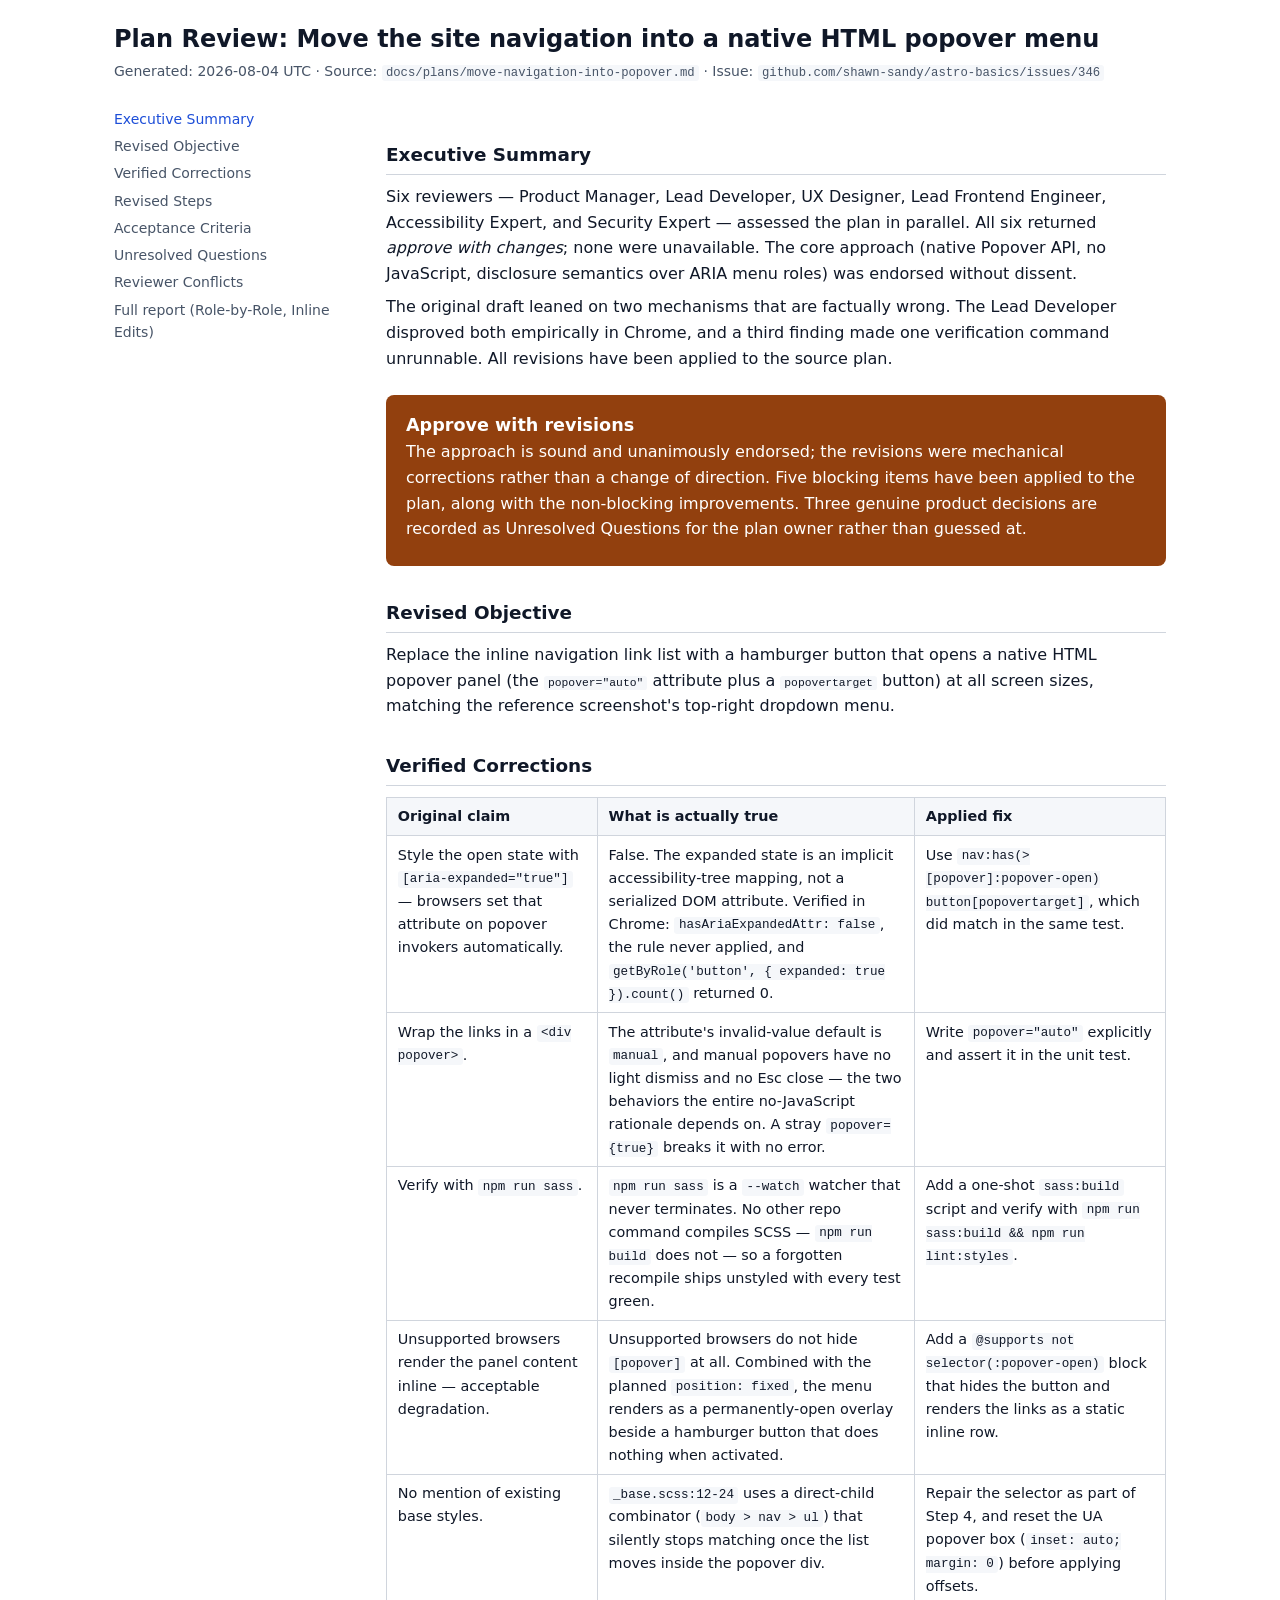
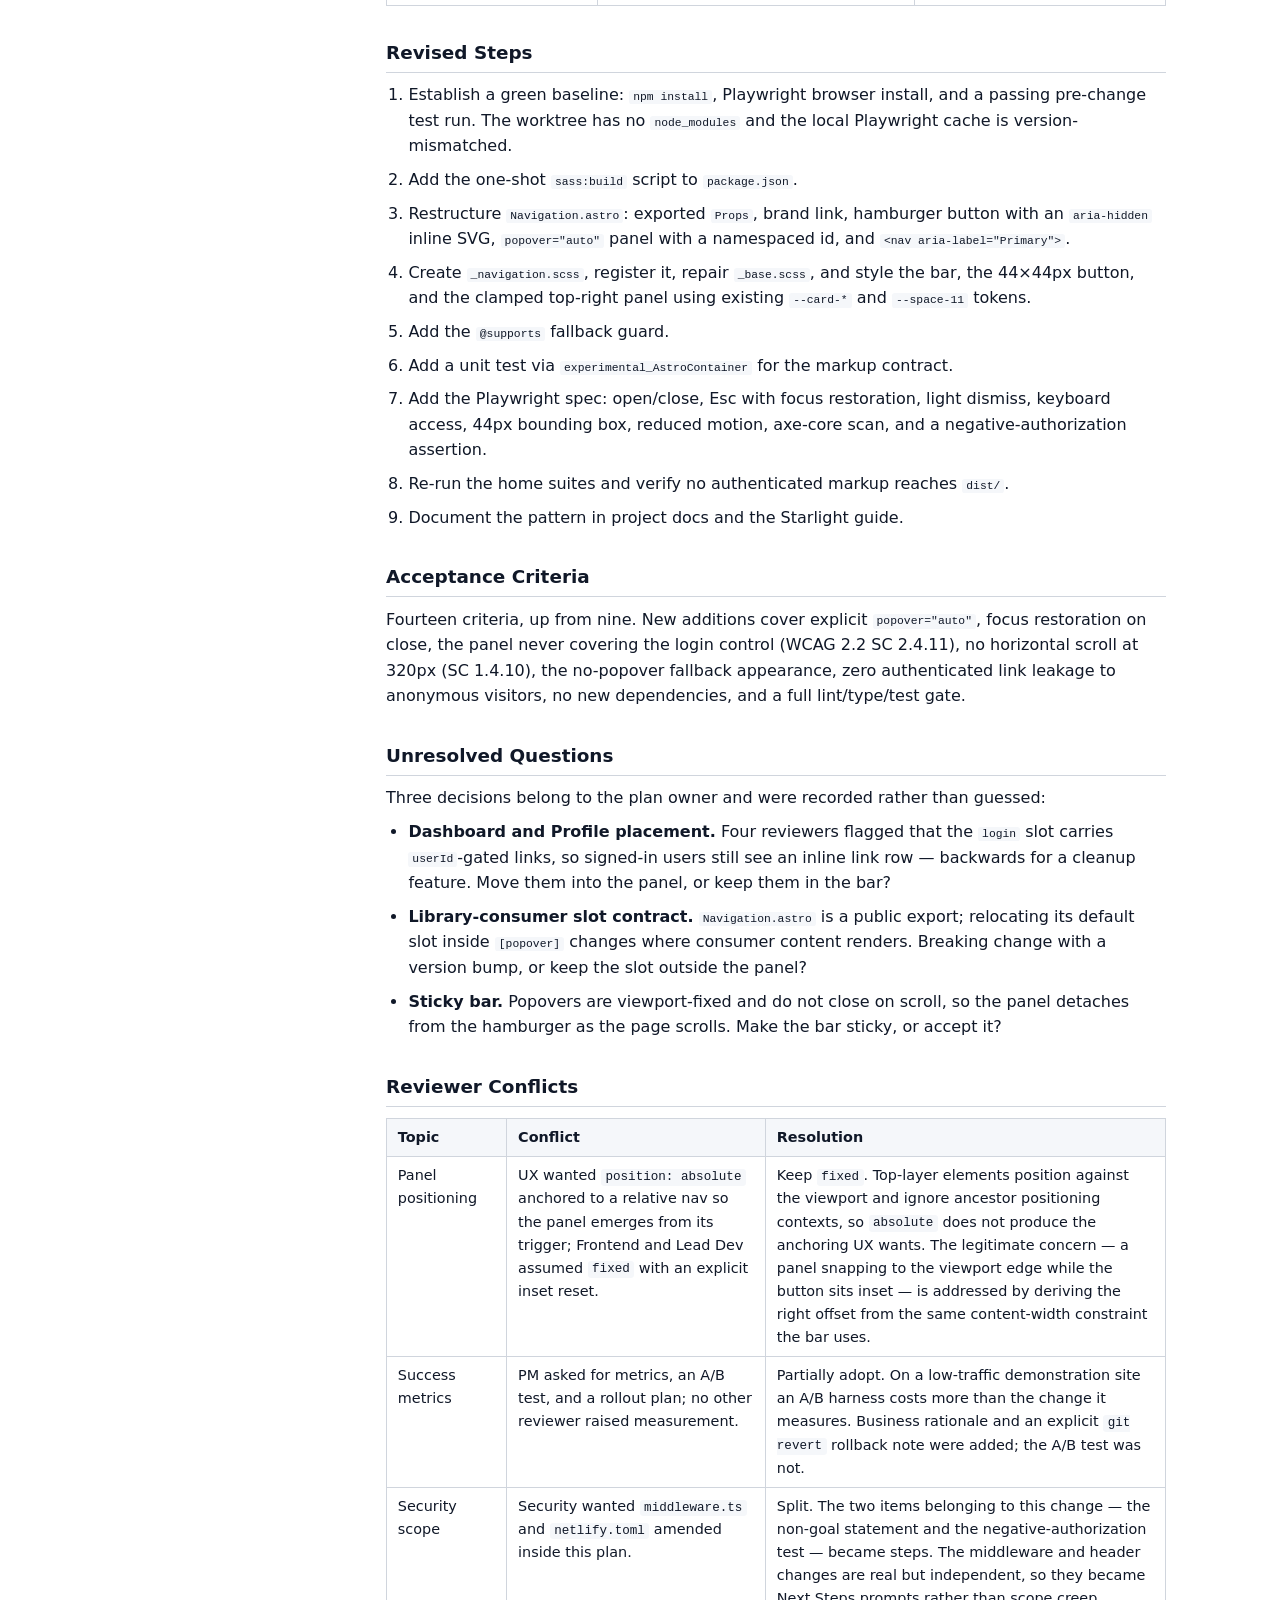
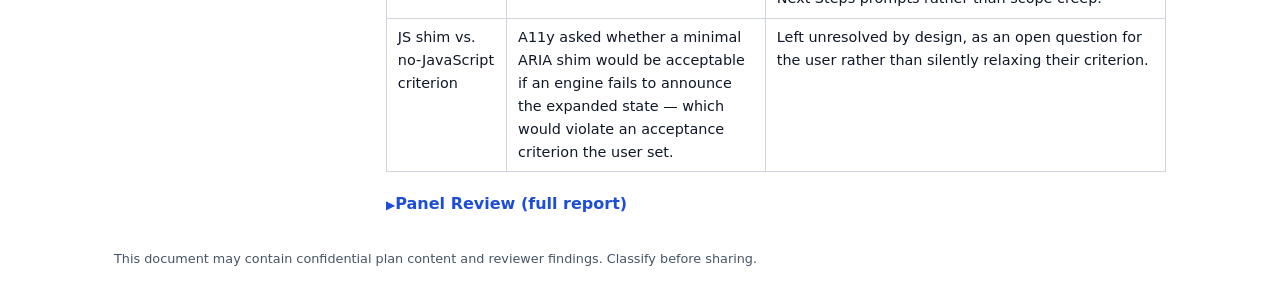
<file: docs/plans/move-navigation-into-popover-review.html>
<!DOCTYPE html>
<html lang="en">
<head>
  <meta charset="UTF-8">
  <meta name="viewport" content="width=device-width, initial-scale=1">
  <meta http-equiv="Content-Security-Policy"
        content="default-src 'none'; style-src 'self' 'unsafe-inline';
                 script-src 'self' 'unsafe-inline'; img-src data:;
                 base-uri 'none'; form-action 'none'; frame-ancestors 'none'">
  <meta name="generator" content="product-plans v3.4.5">
  <title>Plan Review: Move the site navigation into a native HTML popover menu</title>
  <style>
    *, *::before, *::after { box-sizing: border-box; margin: 0; padding: 0; }
    body { font-family: system-ui, sans-serif; background: var(--bg);
           color: var(--text); line-height: 1.6; }

    body.theme-default  { --bg: #ffffff; --surface: #f5f7fa; --border: #d0d5dd;
                          --text: #101828; --text-muted: #475467;
                          --accent: #1d4ed8; --accent-fg: #ffffff;
                          --badge-approve: #15803d; --badge-revise: #92400e;
                          --badge-reject: #b91c1c; --badge-fg: #ffffff; }
    body.theme-developer{ --bg: #0d1117; --surface: #161b22; --border: #30363d;
                          --text: #e6edf3; --text-muted: #8b949e;
                          --accent: #58a6ff; --accent-fg: #0d1117;
                          --badge-approve: #2ea043; --badge-revise: #d29922;
                          --badge-reject: #f85149; --badge-fg: #ffffff; }
    body.theme-document { --bg: #faf9f6; --surface: #f0ede8; --border: #ccc7be;
                          --text: #1a1a1a; --text-muted: #5a5a5a;
                          --accent: #2563eb; --accent-fg: #ffffff;
                          --badge-approve: #166534; --badge-revise: #78350f;
                          --badge-reject: #991b1b; --badge-fg: #ffffff; }
    body.theme-minimal  { --bg: #ffffff; --surface: #ffffff; --border: #e5e7eb;
                          --text: #111111; --text-muted: #6b7280;
                          --accent: #000000; --accent-fg: #ffffff;
                          --badge-approve: #166534; --badge-revise: #92400e;
                          --badge-reject: #991b1b; --badge-fg: #ffffff; }

    header { max-width: 1100px; margin: 0 auto; padding: 1.5rem 1.5rem 0; }
    header h1 { font-size: 1.5rem; line-height: 1.3; }
    .provenance { color: var(--text-muted); font-size: .875rem; margin-top: .35em; }

    .layout        { display: grid; grid-template-columns: 240px 1fr;
                     gap: 2rem; max-width: 1100px; margin: 0 auto; padding: 1.5rem; }
    @media (max-width: 768px) {
      .layout      { grid-template-columns: 1fr; }
      .sidebar     { position: static; }
    }
    .sidebar       { position: sticky; top: 1.5rem; align-self: start; }
    .sidebar ol    { list-style: none; font-size: .875rem; }
    .sidebar li    { margin-bottom: .35em; }
    .sidebar a     { color: var(--text-muted); text-decoration: none; }
    .sidebar a:hover, .sidebar a[aria-current="location"] { color: var(--accent); }

    main h2 { font-size: 1.15rem; margin: 1.75em 0 .5em; padding-bottom: .25em;
              border-bottom: 1px solid var(--border); }
    main h3 { font-size: 1rem; margin: 1.25em 0 .4em; }
    main p, main li { margin-bottom: .5em; }
    main ul, main ol { padding-left: 1.4em; }
    code { background: var(--surface); padding: .1em .35em; border-radius: .25em;
           font-size: .875em; }

    .decision-banner { padding: 1em 1.25em; border-radius: .5em; margin: 1.5em 0;
                       color: var(--badge-fg); }
    .decision-banner strong { font-size: 1.1rem; }
    .decision-banner.banner-approve { background: var(--badge-approve); }
    .decision-banner.banner-revise  { background: var(--badge-revise); }
    .decision-banner.banner-reject  { background: var(--badge-reject); }

    /* Reject-only remediation styles are omitted: this review's decision is
       "Approve with revisions", so no remediation block or copy button is
       rendered and no script writes to a live region. */

    .reviewer-card   { border: 1px solid var(--border); border-radius: .5em;
                       padding: 1em; margin-bottom: 1em; background: var(--surface); }
    .reviewer-card h3 { margin-top: 0; }
    .reviewer-card dl { display: grid; grid-template-columns: 12rem 1fr; gap: .4em 1em;
                        font-size: .9rem; }
    @media (max-width: 640px) { .reviewer-card dl { grid-template-columns: 1fr; } }
    .reviewer-card dt { font-weight: 600; color: var(--text-muted); }
    .unavailable-pill  { display: inline-flex; align-items: center; gap: .4em;
                         padding: .25em .75em; border-radius: 9999px;
                         background: var(--surface); border: 1px solid var(--border);
                         font-size: .875rem; color: var(--text-muted); }

    table        { width: 100%; border-collapse: collapse; font-size: .9rem;
                   margin: .75em 0; }
    th, td       { padding: .5em .75em; border: 1px solid var(--border);
                   text-align: left; vertical-align: top; }
    thead th     { background: var(--surface); color: var(--text); font-weight: 600; }

    details > summary { cursor: pointer; font-weight: 600; padding: .5em 0;
                        color: var(--accent); list-style: none; }
    details > summary::-webkit-details-marker { display: none; }
    details > summary::before { content: "\25B6 "; font-size: .75em; }
    details[open] > summary::before { content: "\25BC "; }
    .appendix-body { padding-top: .5em; }
    .historical-review { margin-top: 1em; border: 1px solid var(--border);
                         border-radius: .375em; padding: .5em; }

    footer { max-width: 1100px; margin: 0 auto; padding: 0 1.5rem 2rem; }
    .disclaimer { color: var(--text-muted); font-size: .8rem; }

    :focus-visible { outline: 2px solid var(--accent); outline-offset: 2px; }
    :focus:not(:focus-visible) { outline: none; }

    @media print {
      .sidebar          { display: none; }
      .layout           { display: block; }
      details           { display: block; }
      summary           { display: none; }
      ::details-content { content-visibility: visible; }
    }
  </style>
</head>
<body class="theme-default">

  <header>
    <h1>Plan Review: Move the site navigation into a native HTML popover menu</h1>
    <p class="provenance">
      Generated: 2026-08-04 UTC &middot;
      Source: <code>docs/plans/move-navigation-into-popover.md</code> &middot;
      Issue: <code>github.com/shawn-sandy/astro-basics/issues/346</code>
    </p>
  </header>

  <div class="layout">

    <aside class="sidebar">
      <nav aria-label="Table of contents">
        <ol>
          <li><a href="#sec-summary">Executive Summary</a></li>
          <li><a href="#sec-objective">Revised Objective</a></li>
          <li><a href="#sec-corrections">Verified Corrections</a></li>
          <li><a href="#sec-steps">Revised Steps</a></li>
          <li><a href="#sec-criteria">Acceptance Criteria</a></li>
          <li><a href="#sec-open">Unresolved Questions</a></li>
          <li><a href="#sec-conflicts">Reviewer Conflicts</a></li>
          <li><a href="#appendix">Full report (Role-by-Role, Inline Edits)</a></li>
        </ol>
      </nav>
    </aside>

    <main id="main-content">

      <h2 id="sec-summary">Executive Summary</h2>
      <p>Six reviewers &mdash; Product Manager, Lead Developer, UX Designer, Lead Frontend Engineer,
      Accessibility Expert, and Security Expert &mdash; assessed the plan in parallel. All six returned
      <em>approve with changes</em>; none were unavailable. The core approach (native Popover API, no
      JavaScript, disclosure semantics over ARIA menu roles) was endorsed without dissent.</p>
      <p>The original draft leaned on two mechanisms that are factually wrong. The Lead Developer
      disproved both empirically in Chrome, and a third finding made one verification command
      unrunnable. All revisions have been applied to the source plan.</p>

      <div class="decision-banner banner-revise" role="status">
        <strong>Approve with revisions</strong>
        <p>The approach is sound and unanimously endorsed; the revisions were mechanical corrections
        rather than a change of direction. Five blocking items have been applied to the plan, along
        with the non-blocking improvements. Three genuine product decisions are recorded as
        Unresolved Questions for the plan owner rather than guessed at.</p>
      </div>

      <h2 id="sec-objective">Revised Objective</h2>
      <p>Replace the inline navigation link list with a hamburger button that opens a native HTML
      popover panel (the <code>popover="auto"</code> attribute plus a <code>popovertarget</code>
      button) at all screen sizes, matching the reference screenshot's top-right dropdown menu.</p>

      <h2 id="sec-corrections">Verified Corrections</h2>
      <table>
        <thead>
          <tr>
            <th scope="col">Original claim</th>
            <th scope="col">What is actually true</th>
            <th scope="col">Applied fix</th>
          </tr>
        </thead>
        <tbody>
          <tr>
            <td>Style the open state with <code>[aria-expanded="true"]</code> &mdash; browsers set
            that attribute on popover invokers automatically.</td>
            <td>False. The expanded state is an implicit accessibility-tree mapping, not a serialized
            DOM attribute. Verified in Chrome: <code>hasAriaExpandedAttr: false</code>, the rule never
            applied, and <code>getByRole('button', { expanded: true }).count()</code> returned 0.</td>
            <td>Use <code>nav:has(&gt; [popover]:popover-open) button[popovertarget]</code>, which did
            match in the same test.</td>
          </tr>
          <tr>
            <td>Wrap the links in a <code>&lt;div popover&gt;</code>.</td>
            <td>The attribute's invalid-value default is <code>manual</code>, and manual popovers have
            no light dismiss and no Esc close &mdash; the two behaviors the entire no-JavaScript
            rationale depends on. A stray <code>popover={true}</code> breaks it with no error.</td>
            <td>Write <code>popover="auto"</code> explicitly and assert it in the unit test.</td>
          </tr>
          <tr>
            <td>Verify with <code>npm run sass</code>.</td>
            <td><code>npm run sass</code> is a <code>--watch</code> watcher that never terminates. No
            other repo command compiles SCSS &mdash; <code>npm run build</code> does not &mdash; so a
            forgotten recompile ships unstyled with every test green.</td>
            <td>Add a one-shot <code>sass:build</code> script and verify with
            <code>npm run sass:build &amp;&amp; npm run lint:styles</code>.</td>
          </tr>
          <tr>
            <td>Unsupported browsers render the panel content inline &mdash; acceptable degradation.</td>
            <td>Unsupported browsers do not hide <code>[popover]</code> at all. Combined with the
            planned <code>position: fixed</code>, the menu renders as a permanently-open overlay beside
            a hamburger button that does nothing when activated.</td>
            <td>Add a <code>@supports not selector(:popover-open)</code> block that hides the button
            and renders the links as a static inline row.</td>
          </tr>
          <tr>
            <td>No mention of existing base styles.</td>
            <td><code>_base.scss:12-24</code> uses a direct-child combinator
            (<code>body &gt; nav &gt; ul</code>) that silently stops matching once the list moves
            inside the popover div.</td>
            <td>Repair the selector as part of Step 4, and reset the UA popover box
            (<code>inset: auto; margin: 0</code>) before applying offsets.</td>
          </tr>
        </tbody>
      </table>

      <h2 id="sec-steps">Revised Steps</h2>
      <ol>
        <li>Establish a green baseline: <code>npm install</code>, Playwright browser install, and a
        passing pre-change test run. The worktree has no <code>node_modules</code> and the local
        Playwright cache is version-mismatched.</li>
        <li>Add the one-shot <code>sass:build</code> script to <code>package.json</code>.</li>
        <li>Restructure <code>Navigation.astro</code>: exported <code>Props</code>, brand link,
        hamburger button with an <code>aria-hidden</code> inline SVG, <code>popover="auto"</code>
        panel with a namespaced id, and <code>&lt;nav aria-label="Primary"&gt;</code>.</li>
        <li>Create <code>_navigation.scss</code>, register it, repair <code>_base.scss</code>, and
        style the bar, the 44&times;44px button, and the clamped top-right panel using existing
        <code>--card-*</code> and <code>--space-11</code> tokens.</li>
        <li>Add the <code>@supports</code> fallback guard.</li>
        <li>Add a unit test via <code>experimental_AstroContainer</code> for the markup contract.</li>
        <li>Add the Playwright spec: open/close, Esc with focus restoration, light dismiss, keyboard
        access, 44px bounding box, reduced motion, axe-core scan, and a negative-authorization
        assertion.</li>
        <li>Re-run the home suites and verify no authenticated markup reaches <code>dist/</code>.</li>
        <li>Document the pattern in project docs and the Starlight guide.</li>
      </ol>

      <h2 id="sec-criteria">Acceptance Criteria</h2>
      <p>Fourteen criteria, up from nine. New additions cover explicit <code>popover="auto"</code>,
      focus restoration on close, the panel never covering the login control (WCAG 2.2 SC 2.4.11), no
      horizontal scroll at 320px (SC 1.4.10), the no-popover fallback appearance, zero authenticated
      link leakage to anonymous visitors, no new dependencies, and a full lint/type/test gate.</p>

      <h2 id="sec-open">Unresolved Questions</h2>
      <p>Three decisions belong to the plan owner and were recorded rather than guessed:</p>
      <ul>
        <li><strong>Dashboard and Profile placement.</strong> Four reviewers flagged that the
        <code>login</code> slot carries <code>userId</code>-gated links, so signed-in users still see
        an inline link row &mdash; backwards for a cleanup feature. Move them into the panel, or keep
        them in the bar?</li>
        <li><strong>Library-consumer slot contract.</strong> <code>Navigation.astro</code> is a public
        export; relocating its default slot inside <code>[popover]</code> changes where consumer
        content renders. Breaking change with a version bump, or keep the slot outside the panel?</li>
        <li><strong>Sticky bar.</strong> Popovers are viewport-fixed and do not close on scroll, so the
        panel detaches from the hamburger as the page scrolls. Make the bar sticky, or accept it?</li>
      </ul>

      <h2 id="sec-conflicts">Reviewer Conflicts</h2>
      <table>
        <thead>
          <tr>
            <th scope="col">Topic</th>
            <th scope="col">Conflict</th>
            <th scope="col">Resolution</th>
          </tr>
        </thead>
        <tbody>
          <tr>
            <td>Panel positioning</td>
            <td>UX wanted <code>position: absolute</code> anchored to a relative nav so the panel
            emerges from its trigger; Frontend and Lead Dev assumed <code>fixed</code> with an
            explicit inset reset.</td>
            <td>Keep <code>fixed</code>. Top-layer elements position against the viewport and ignore
            ancestor positioning contexts, so <code>absolute</code> does not produce the anchoring UX
            wants. The legitimate concern &mdash; a panel snapping to the viewport edge while the
            button sits inset &mdash; is addressed by deriving the right offset from the same
            content-width constraint the bar uses.</td>
          </tr>
          <tr>
            <td>Success metrics</td>
            <td>PM asked for metrics, an A/B test, and a rollout plan; no other reviewer raised
            measurement.</td>
            <td>Partially adopt. On a low-traffic demonstration site an A/B harness costs more than the
            change it measures. Business rationale and an explicit <code>git revert</code> rollback
            note were added; the A/B test was not.</td>
          </tr>
          <tr>
            <td>Security scope</td>
            <td>Security wanted <code>middleware.ts</code> and <code>netlify.toml</code> amended inside
            this plan.</td>
            <td>Split. The two items belonging to this change &mdash; the non-goal statement and the
            negative-authorization test &mdash; became steps. The middleware and header changes are
            real but independent, so they became Next Steps prompts rather than scope creep.</td>
          </tr>
          <tr>
            <td>JS shim vs. no-JavaScript criterion</td>
            <td>A11y asked whether a minimal ARIA shim would be acceptable if an engine fails to
            announce the expanded state &mdash; which would violate an acceptance criterion the user
            set.</td>
            <td>Left unresolved by design, as an open question for the user rather than silently
            relaxing their criterion.</td>
          </tr>
        </tbody>
      </table>

      <details id="appendix">
        <summary>Panel Review (full report)</summary>
        <div class="appendix-body">

          <h2 id="sec-risks">Highest-Risk Issues</h2>
          <ol>
            <li><strong>[Lead Dev]</strong> <code>[aria-expanded="true"]</code> is a no-op &mdash;
            empirically verified false in Chrome. The open-state criterion was untestable and the
            styling would silently never apply.</li>
            <li><strong>[Lead Dev]</strong> A bare <code>popover</code> attribute can resolve to
            <code>manual</code>, silently killing light dismiss and Esc.</li>
            <li><strong>[UX / Frontend / A11y]</strong> The stated graceful degradation was actually a
            broken header &mdash; a permanently-open fixed overlay beside a dead button.</li>
            <li><strong>[Security]</strong> Auth-gated markup relocation with no non-goal statement
            (CWE-602) and no verification that prerendered routes stay clean (CWE-524).</li>
            <li><strong>[Lead Dev]</strong> <code>npm run sass</code> never terminates, and no other
            repo command compiles SCSS.</li>
          </ol>

          <h2 id="sec-blocking">Blocking Issues</h2>
          <ul>
            <li><strong>[Lead Dev]</strong> The open-state CSS hook must change to
            <code>nav:has(&gt; [popover]:popover-open) button[popovertarget]</code>.</li>
            <li><strong>[Lead Dev]</strong> <code>popover="auto"</code> must be explicit.</li>
            <li><strong>[Lead Dev]</strong> A one-shot SCSS build script must exist.</li>
            <li><strong>[Frontend]</strong> <code>_base.scss:12-24</code> must be repaired.</li>
            <li><strong>[UX / A11y]</strong> The <code>@supports</code> fallback guard is required for
            the degradation claim to hold.</li>
          </ul>

          <h2 id="sec-a11y">Accessibility Requirements</h2>
          <ul>
            <li>Assert focus returns to the invoker after Esc (SC 2.4.3); test per engine.</li>
            <li>Guarantee the panel never overlaps the login control while both are in the focus path
            (WCAG 2.2 SC 2.4.11).</li>
            <li>Clamp panel width to <code>min(16rem, calc(100vw - 2rem))</code>; verify no horizontal
            scroll at 320px (SC 1.4.10).</li>
            <li>Automate reduced motion with <code>page.emulateMedia({ reducedMotion: 'reduce' })</code>.</li>
            <li>Add an axe-core scan of the open panel against WCAG 2.2 AA.</li>
            <li><code>aria-hidden="true" focusable="false"</code> on the inline SVG.</li>
            <li><code>aria-label="Primary"</code> on the <code>&lt;nav&gt;</code> to disambiguate from
            the unlabeled landmarks in <code>Pagination.astro</code> and <code>AstroPages.astro</code>
            (SC 1.3.1).</li>
            <li>Name contrast-checked tokens: &ge;4.5:1 for panel link text (SC 1.4.3), &ge;3:1 for
            button border and icon (SC 1.4.11).</li>
            <li>Reuse the repo's <code>outline: 2px solid; outline-offset: 2px</code> focus convention
            (SC 2.4.7).</li>
            <li>Hide the hamburger in the no-popover fallback so nobody activates a dead button.</li>
            <li>Corrected citation: WCAG 2.2 SC 2.5.8 Target Size (Minimum), 24&times;24 CSS px &mdash;
            the plan's original "WCAG 2.1 AA target size" does not exist; 2.1's criterion is AAA.</li>
          </ul>

          <h2 id="sec-security">Security Requirements</h2>
          <ul>
            <li>State that the popover is presentational and must never gate authenticated content
            (CWE-602).</li>
            <li>Negative-authorization E2E assertion: an anonymous visitor sees zero Dashboard and
            Profile links.</li>
            <li>Build-output check: <code>grep -rl 'href="/dashboard"' dist/</code> must return empty
            after <code>npm run build</code> (CWE-524, OWASP A01:2021).</li>
            <li>Enforce the no-new-dependency intent with a lockfile diff check (OWASP A06:2021).</li>
            <li>Namespace the popover id to survive a duplicate-id collision from MDX-authored raw
            HTML.</li>
            <li>Require the icon be a literal inline <code>&lt;svg&gt;</code>, never
            <code>set:html</code> (CWE-79).</li>
            <li>Deferred to Next Steps: <code>/profile</code> middleware coverage (OWASP A01:2021) and
            baseline framing headers in <code>netlify.toml</code> (OWASP A05:2021).</li>
          </ul>

          <h2 id="sec-frontend">Frontend Implementation Considerations</h2>
          <ul>
            <li>Repair <code>body &gt; nav &gt; ul</code>; reset <code>inset: auto; margin: 0</code>
            before applying offsets.</li>
            <li>Use <code>--card-*</code> tokens, <code>--space-11</code> (44px), and
            <code>--transition-duration-150</code> rather than literals.</li>
            <li>Flatten selectors to respect stylelint's <code>max-nesting-depth: 4</code> and
            <code>selector-max-compound-selectors: 4</code>.</li>
            <li>Reset the acss descendant rules (<code>nav ul &gt; li { min-height: 100% }</code>) that
            follow the list into the panel.</li>
            <li>CI runs Chromium only &mdash; cross-engine claims need a local three-engine run before
            merge.</li>
            <li>A fade-out, if ever added, needs <code>transition-behavior: allow-discrete</code>.</li>
          </ul>

          <h2 id="sec-feasibility">Technical Feasibility Concerns</h2>
          <p>The worktree has no <code>node_modules</code>, and the local Playwright browser cache is
          version-mismatched (<code>@playwright/test</code> 1.59.1 wants
          <code>chromium_headless_shell-1217</code>; the cache holds <code>-1234</code>). Combined with
          the recorded note about Chromium install hangs, this is the plan's highest delivery risk,
          now addressed by an explicit baseline step. The two dark-mode systems conflict &mdash;
          <code>_design-tokens.scss</code> keys off <code>prefers-color-scheme</code> while acss keys
          off <code>[data-theme="dark"]</code>, which <code>Base.astro</code> never sets &mdash; so the
          dark-mode verification could not pass honestly and moved to Next Steps.</p>

          <section aria-labelledby="sec-reviewers">
            <h2 id="sec-reviewers">Role-by-Role Review</h2>

            <article class="reviewer-card" aria-labelledby="card-pm">
              <h3 id="card-pm">Product Manager</h3>
              <dl>
                <dt>Approval</dt><dd>Approve with changes</dd>
                <dt>Works well</dt><dd>Tight scope with no creep; the zero-JavaScript constraint is a
                real maintenance-cost reducer worth naming as business rationale; graceful degradation
                is sound risk mitigation; reuses existing design tokens and the SCSS partial pattern.</dd>
                <dt>Critical concerns</dt><dd>No user problem stated or validated; no business goal or
                success metric anywhere; desktop-wide link-hiding is a discoverability regression with
                no mitigation, and a single-CTA nonprofit site is not an obvious model for a
                multi-section content site.</dd>
                <dt>Missing requirements</dt><dd>User value, business goals, success metrics,
                release-readiness and rollback plan, prioritization rationale, and the documentation
                step the project's own instructions require.</dd>
              </dl>
            </article>

            <article class="reviewer-card" aria-labelledby="card-dev">
              <h3 id="card-dev">Lead Developer</h3>
              <dl>
                <dt>Approval</dt><dd>Approve with changes</dd>
                <dt>Works well</dt><dd>Popover API is the right call and anchor positioning correctly
                rejected; the <code>&lt;nav&gt;</code> landmark survives so the three existing
                <code>getByRole('navigation')</code> assertions keep passing;
                <code>--z-index-popover</code> genuinely exists; the plan correctly listed the
                git-tracked generated CSS.</dd>
                <dt>Critical concerns</dt><dd>The <code>aria-expanded</code> selector is a no-op
                (verified in Chrome); <code>popover</code> must be <code>"auto"</code> or light dismiss
                dies; <code>npm run sass</code> never terminates; the panel detaches on scroll since the
                bar is not sticky; the dark-mode verify cannot pass because two dark systems conflict.</dd>
                <dt>Missing requirements</dt><dd>No <code>export type Props</code> (a stated
                non-negotiable); no unit-test tier despite a working Astro Container pattern in the
                repo; no documentation step; no signed-in verification; no library-consumer
                breaking-change note; no SEO note (the footer carries no nav links).</dd>
              </dl>
            </article>

            <article class="reviewer-card" aria-labelledby="card-ux">
              <h3 id="card-ux">UX Designer</h3>
              <dl>
                <dt>Approval</dt><dd>Approve with changes</dd>
                <dt>Works well</dt><dd>Brand &rarr; hamburger &rarr; login ordering reuses built-in
                browser behavior correctly for a flat five-item list; the no-ARIA-menu-role decision is
                deliberate and correctly reasoned; the reduced-motion criterion is concrete and
                testable; verification covers 375px, not just desktop.</dd>
                <dt>Critical concerns</dt><dd>Signed-in users don't get the decluttered bar the
                objective promises; the degradation claim is inaccurate and produces a permanently-open
                overlay; viewport-fixed positioning breaks the trigger-to-panel relationship on
                centered layouts.</dd>
                <dt>Missing requirements</dt><dd>Onboarding affordance for the desktop behavior change;
                a defined error state for the unsupported-browser path; an IA decision for the
                authenticated flow.</dd>
              </dl>
            </article>

            <article class="reviewer-card" aria-labelledby="card-fe">
              <h3 id="card-fe">Lead Frontend Engineer</h3>
              <dl>
                <dt>Approval</dt><dd>Approve with changes</dd>
                <dt>Works well</dt><dd>Native Popover over a JS disclosure is the right state-management
                call &mdash; no hydration directive, no store; exactly one call site, verified by grep;
                follows the SCSS partial convention; the no-JavaScript criterion is a good architectural
                guardrail.</dd>
                <dt>Critical concerns</dt><dd><code>body &gt; nav &gt; ul</code> silently stops matching
                after the restructure; the UA default <code>[popover]</code> box model
                (<code>inset: 0; margin: auto</code>) is not reset, so setting only
                <code>top</code>/<code>right</code> leaves a stretched or mispositioned box.</dd>
                <dt>Missing requirements</dt><dd>Documentation step; no automated assertion for the
                44&times;44 hit area or reduced motion; no focus-restoration assertion; no build check
                that no <code>client:*</code> directive slipped in.</dd>
              </dl>
            </article>

            <article class="reviewer-card" aria-labelledby="card-a11y">
              <h3 id="card-a11y">Accessibility Expert</h3>
              <dl>
                <dt>Approval</dt><dd>Approve with changes</dd>
                <dt>Works well</dt><dd>Disclosure semantics over ARIA menu roles matches the APG
                Disclosure pattern and avoids the well-known <code>role="menu"</code>-without-arrow-keys
                anti-pattern; native light dismiss and Esc satisfy SC 2.1.1 for free; the
                reduced-motion guard is correctly scoped; <code>aria-label="Menu"</code> gives the
                icon-only button a discernible name.</dd>
                <dt>Critical concerns</dt><dd>Focus loss on close is unaddressed (SC 2.4.3);
                focus-not-obscured risk from the panel over the login control (SC 2.4.11); no
                verification method for the reduced-motion criterion; reflow risk at 320px
                (SC 1.4.10).</dd>
                <dt>Missing requirements</dt><dd>Axe-core scan of the open panel; focus-destination
                assertion; a screen-reader manual test, since the whole state story rests on
                browser-managed announcement; a landmark label.</dd>
              </dl>
            </article>

            <article class="reviewer-card" aria-labelledby="card-sec">
              <h3 id="card-sec">Security Expert</h3>
              <dl>
                <dt>Approval</dt><dd>Approve with changes</dd>
                <dt>Works well</dt><dd>Zero new dependencies keeps the supply-chain surface flat
                (OWASP A06:2021); no new XSS sink since no script is added; the auth decision stays
                server-side via <code>Astro.locals.userId</code>; the site title is a compile-time
                constant, not request-derived; styles land in a compiled partial, keeping a future
                <code>style-src</code> CSP viable.</dd>
                <dt>Critical concerns</dt><dd>Nothing forbade treating popover visibility as access
                control (CWE-602); prerendered routes can bake auth-conditional markup (CWE-524/525);
                <code>/profile</code> has no middleware protection and relies solely on
                presentation-layer gating (OWASP A01:2021).</dd>
                <dt>Missing requirements</dt><dd>Threat model, cache-control and <code>Vary</code>
                guidance, signed-in E2E coverage, dependency-risk enforcement, a secrets constraint for
                any future authenticated spec, and a GDPR note given Clerk renders identity PII.</dd>
              </dl>
            </article>
          </section>

          <h2 id="sec-edits">Inline Edits Applied</h2>
          <table>
            <thead>
              <tr>
                <th scope="col">#</th>
                <th scope="col">Plan section</th>
                <th scope="col">Change applied</th>
              </tr>
            </thead>
            <tbody>
              <tr><td>1</td><td>Frontmatter</td><td>Added <code>effort: high</code>; extended
              <code>glance</code> to name the auth-leak and unit-test gates.</td></tr>
              <tr><td>2</td><td>Objective</td><td>Changed <code>popover</code> to
              <code>popover="auto"</code>.</td></tr>
              <tr><td>3</td><td>Context</td><td>Added the business rationale and rollback note; added
              the two empirically-verified corrections; added the accepted-tradeoffs paragraph with the
              CWE-602 non-goal statement.</td></tr>
              <tr><td>4</td><td>Steps</td><td>Expanded from four steps to nine: baseline install,
              <code>sass:build</code> script, restructure with <code>Props</code> and landmark label,
              styling with named tokens and the corrected selector, <code>@supports</code> fallback,
              unit test, expanded E2E spec, build-output check, documentation.</td></tr>
              <tr><td>5</td><td>Files</td><td>Added <code>package.json</code>,
              <code>_base.scss</code>, <code>index.css.map</code>, the unit test, and both READMEs.</td></tr>
              <tr><td>6</td><td>Tests</td><td>Added the unit tier and the accessibility/degradation
              E2E bullet covering 44px, reduced motion, axe-core, and negative authorization.</td></tr>
              <tr><td>7</td><td>Acceptance Criteria</td><td>Expanded from nine to fourteen; added focus
              restoration, SC 2.4.11, explicit <code>popover="auto"</code>, 320px reflow, fallback
              appearance, auth-leak check, and the lockfile guard.</td></tr>
              <tr><td>8</td><td>Verification</td><td>Replaced the dark-mode step with a 320px and
              signed-in walkthrough; added the full lint/type/test gate and the <code>dist/</code>
              grep.</td></tr>
              <tr><td>9</td><td>Next Steps</td><td>New section: dark-mode reconciliation,
              <code>/profile</code> middleware, security headers, and the CI matrix wish-list item.</td></tr>
              <tr><td>10</td><td>Unresolved Questions</td><td>New section: Dashboard/Profile placement,
              the library-consumer slot contract, and the sticky-bar decision.</td></tr>
              <tr><td>11</td><td>Resources</td><td>Corrected the WCAG target-size citation and added
              the SC 2.4.11 and SC 1.4.10 references.</td></tr>
            </tbody>
          </table>

        </div>
      </details>

    </main>
  </div>

  <footer>
    <p class="disclaimer">This document may contain confidential plan content and reviewer findings.
    Classify before sharing.</p>
  </footer>

  <script>
    (function () {
      var headings = document.querySelectorAll('main h2[id]');
      var links = document.querySelectorAll('nav a[href^="#"]');
      if (!headings.length || !links.length) return;
      var obs = new IntersectionObserver(function (entries) {
        entries.forEach(function (e) {
          if (!e.isIntersecting) return;
          links.forEach(function (l) { l.removeAttribute('aria-current'); });
          var active = document.querySelector('nav a[href="#' + e.target.id + '"]');
          if (active) active.setAttribute('aria-current', 'location');
        });
      }, { rootMargin: '0px 0px -60% 0px', threshold: 0 });
      headings.forEach(function (h) { obs.observe(h); });
    })();

    (function () {
      function openAll()  { document.querySelectorAll('details').forEach(function(d){ d.open = true; }); }
      function closeAll() { document.querySelectorAll('details').forEach(function(d){ d.removeAttribute('open'); }); }
      window.addEventListener('beforeprint', openAll);
      window.addEventListener('afterprint',  closeAll);
    })();
  </script>

</body>
</html>
</file>
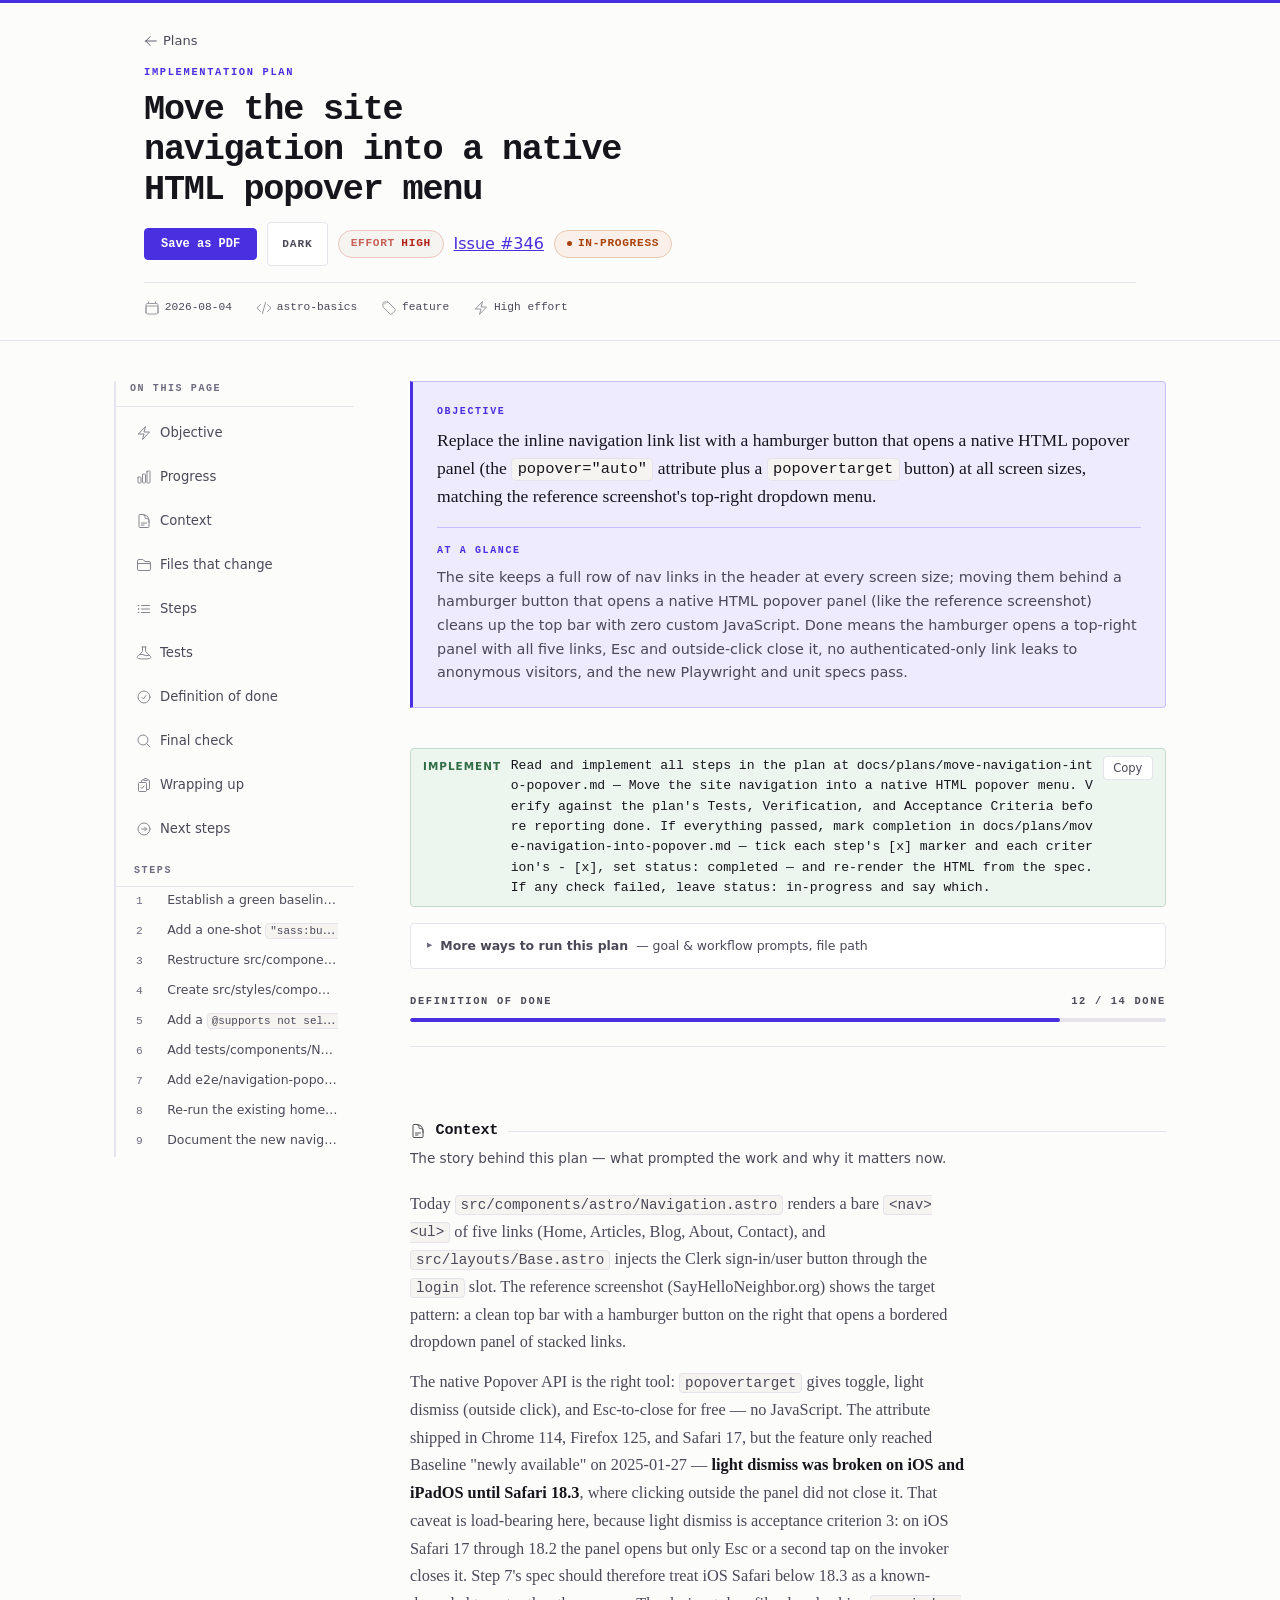
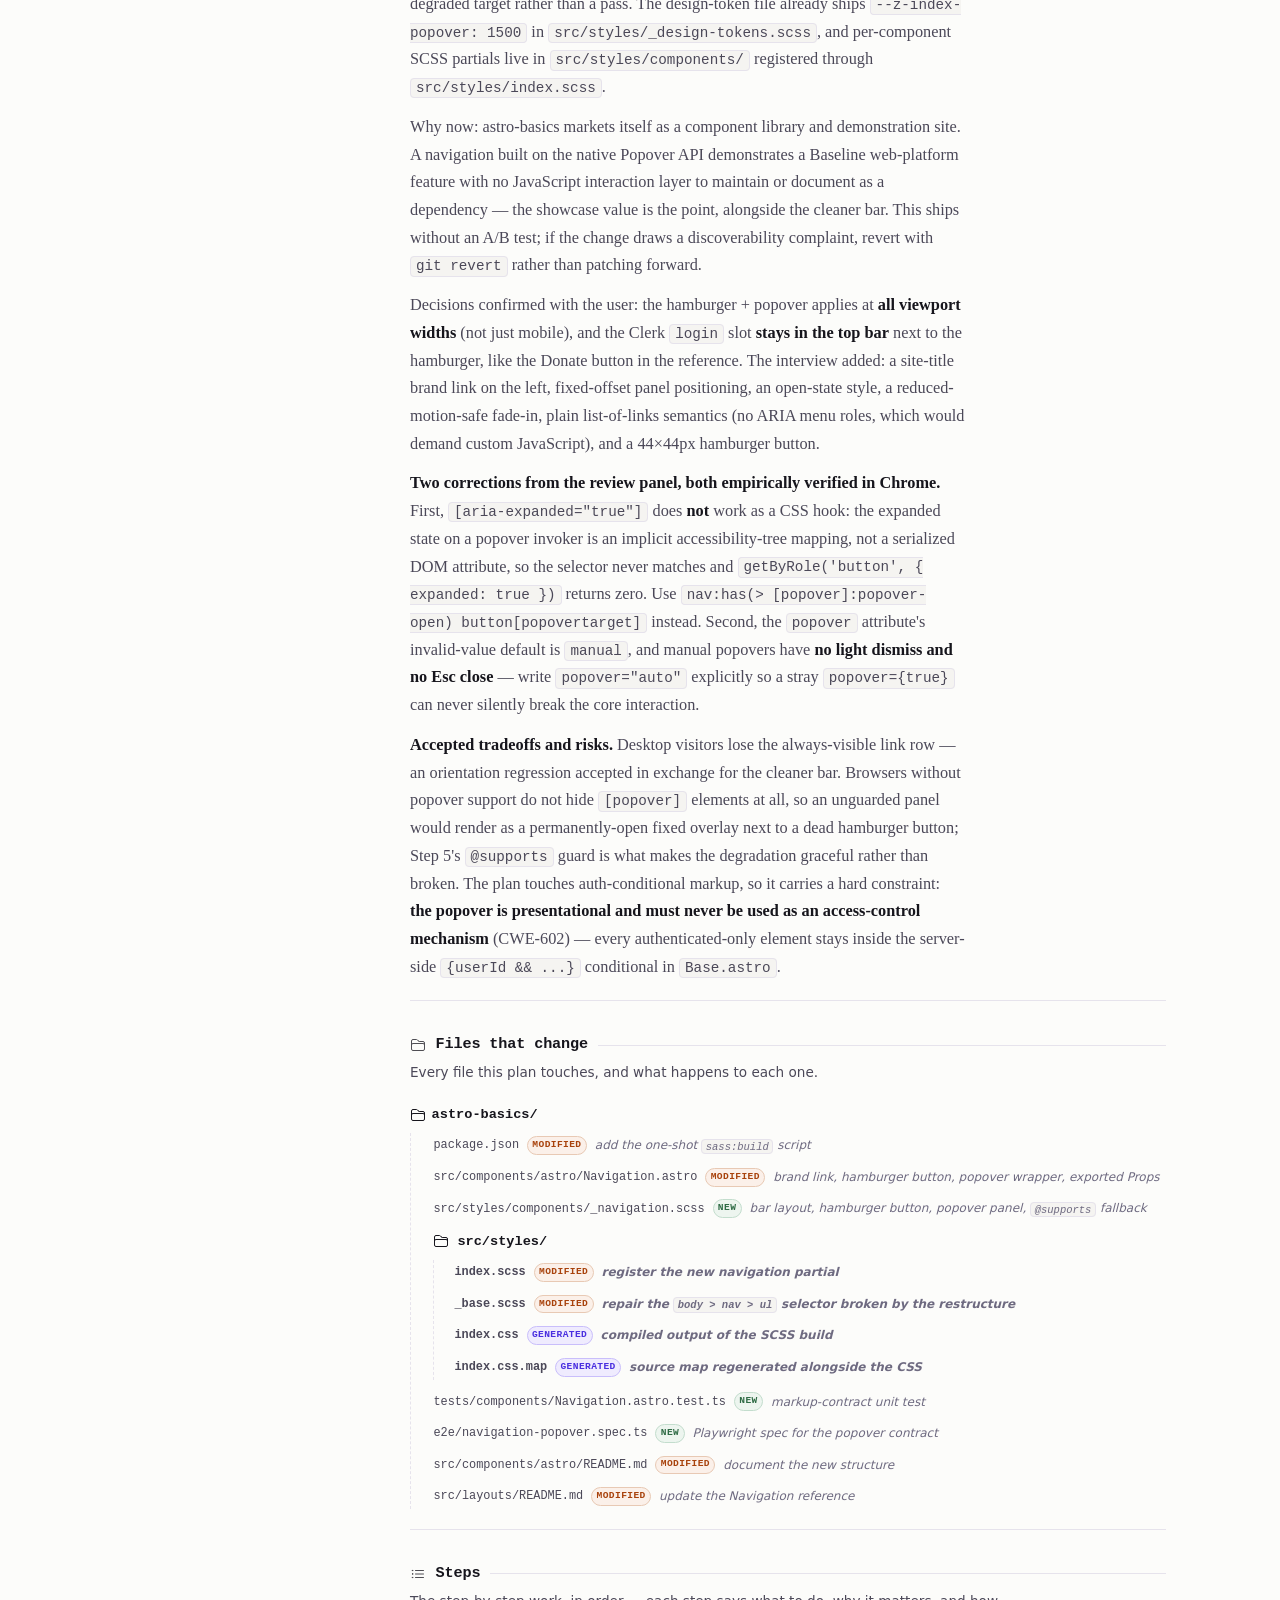
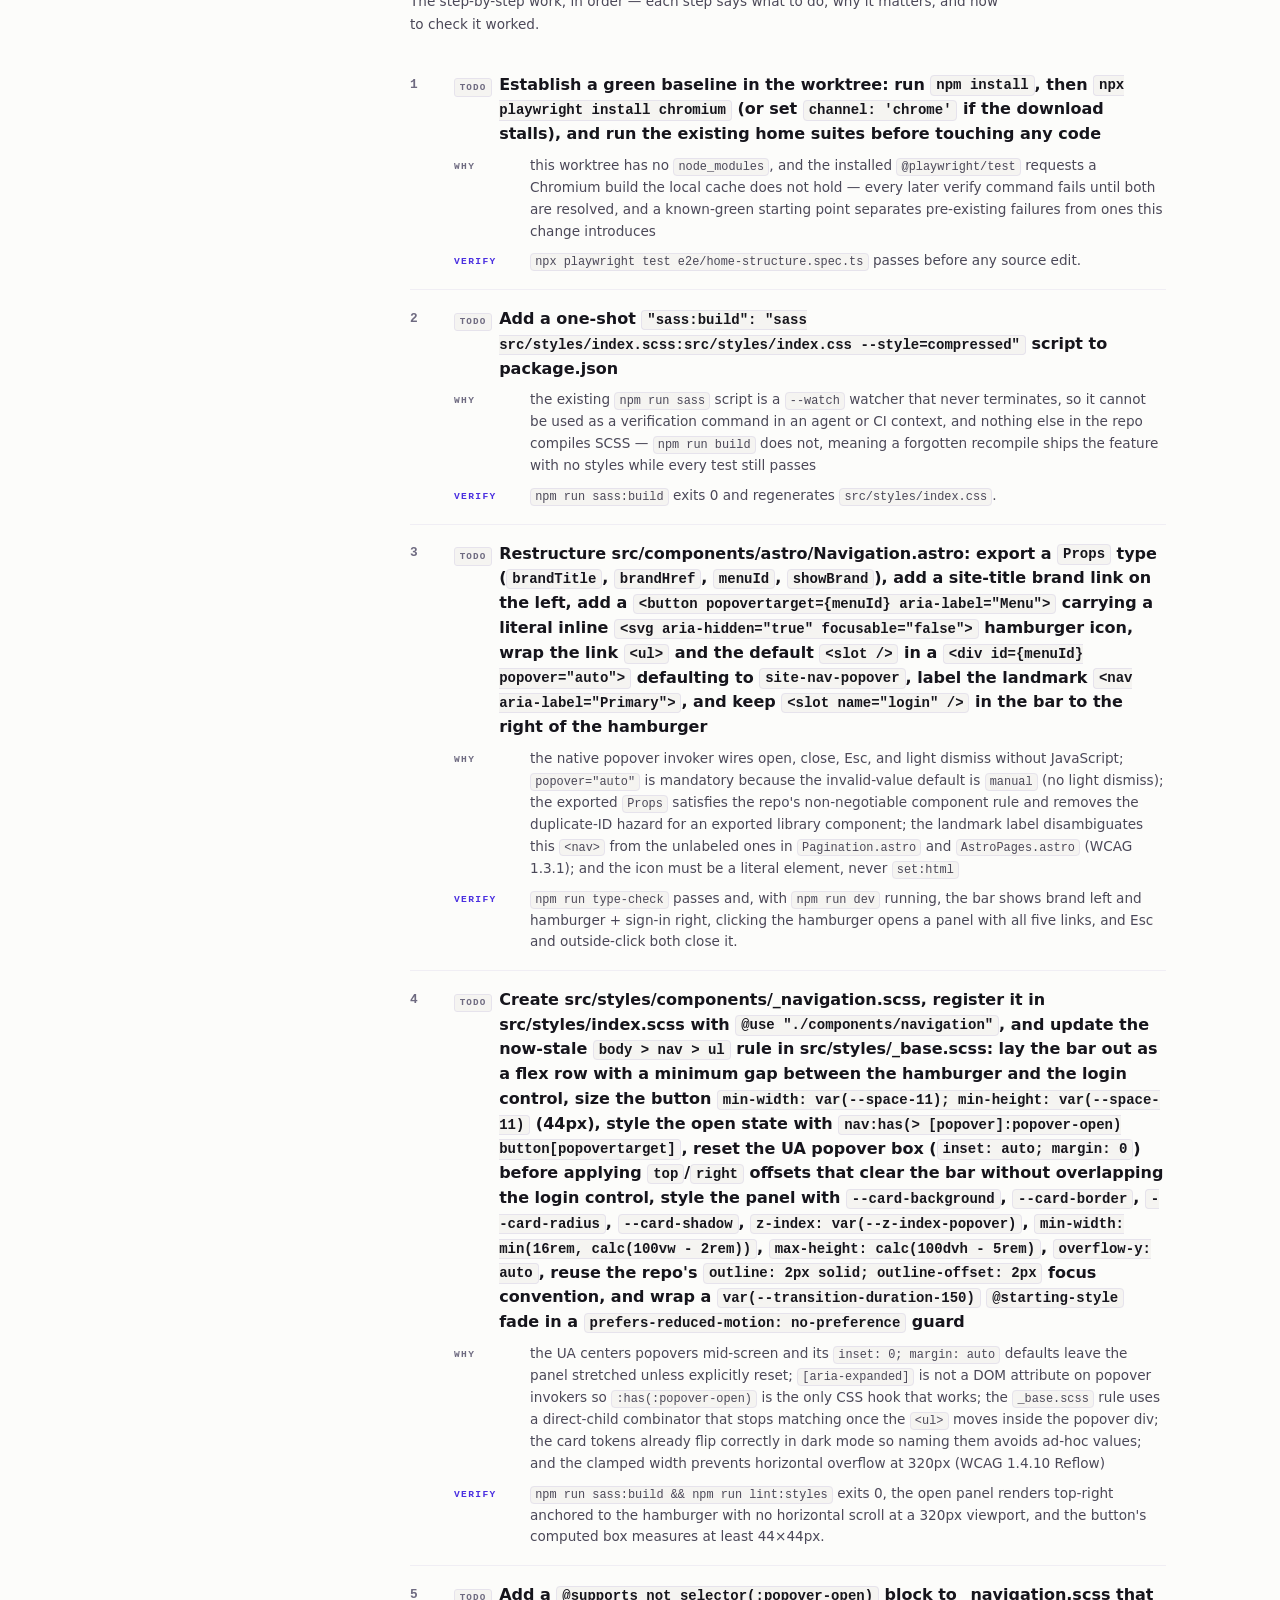
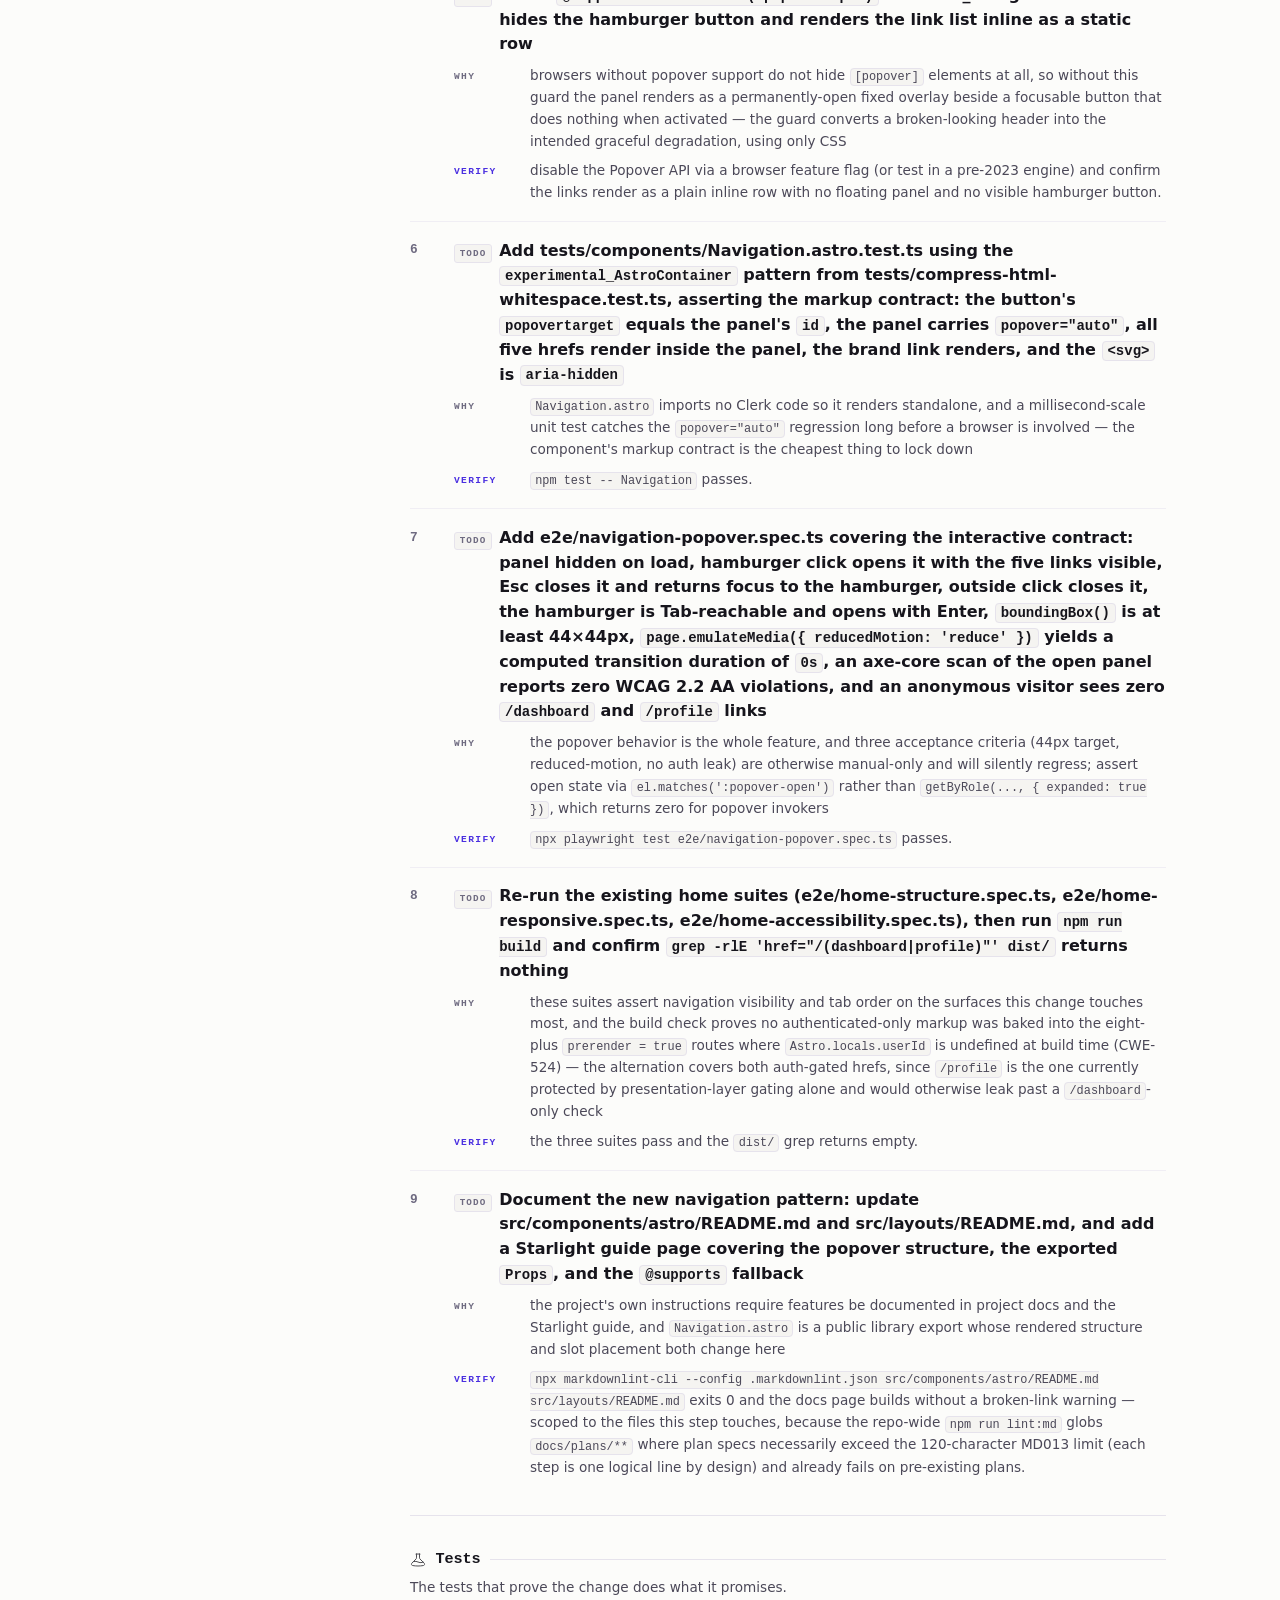
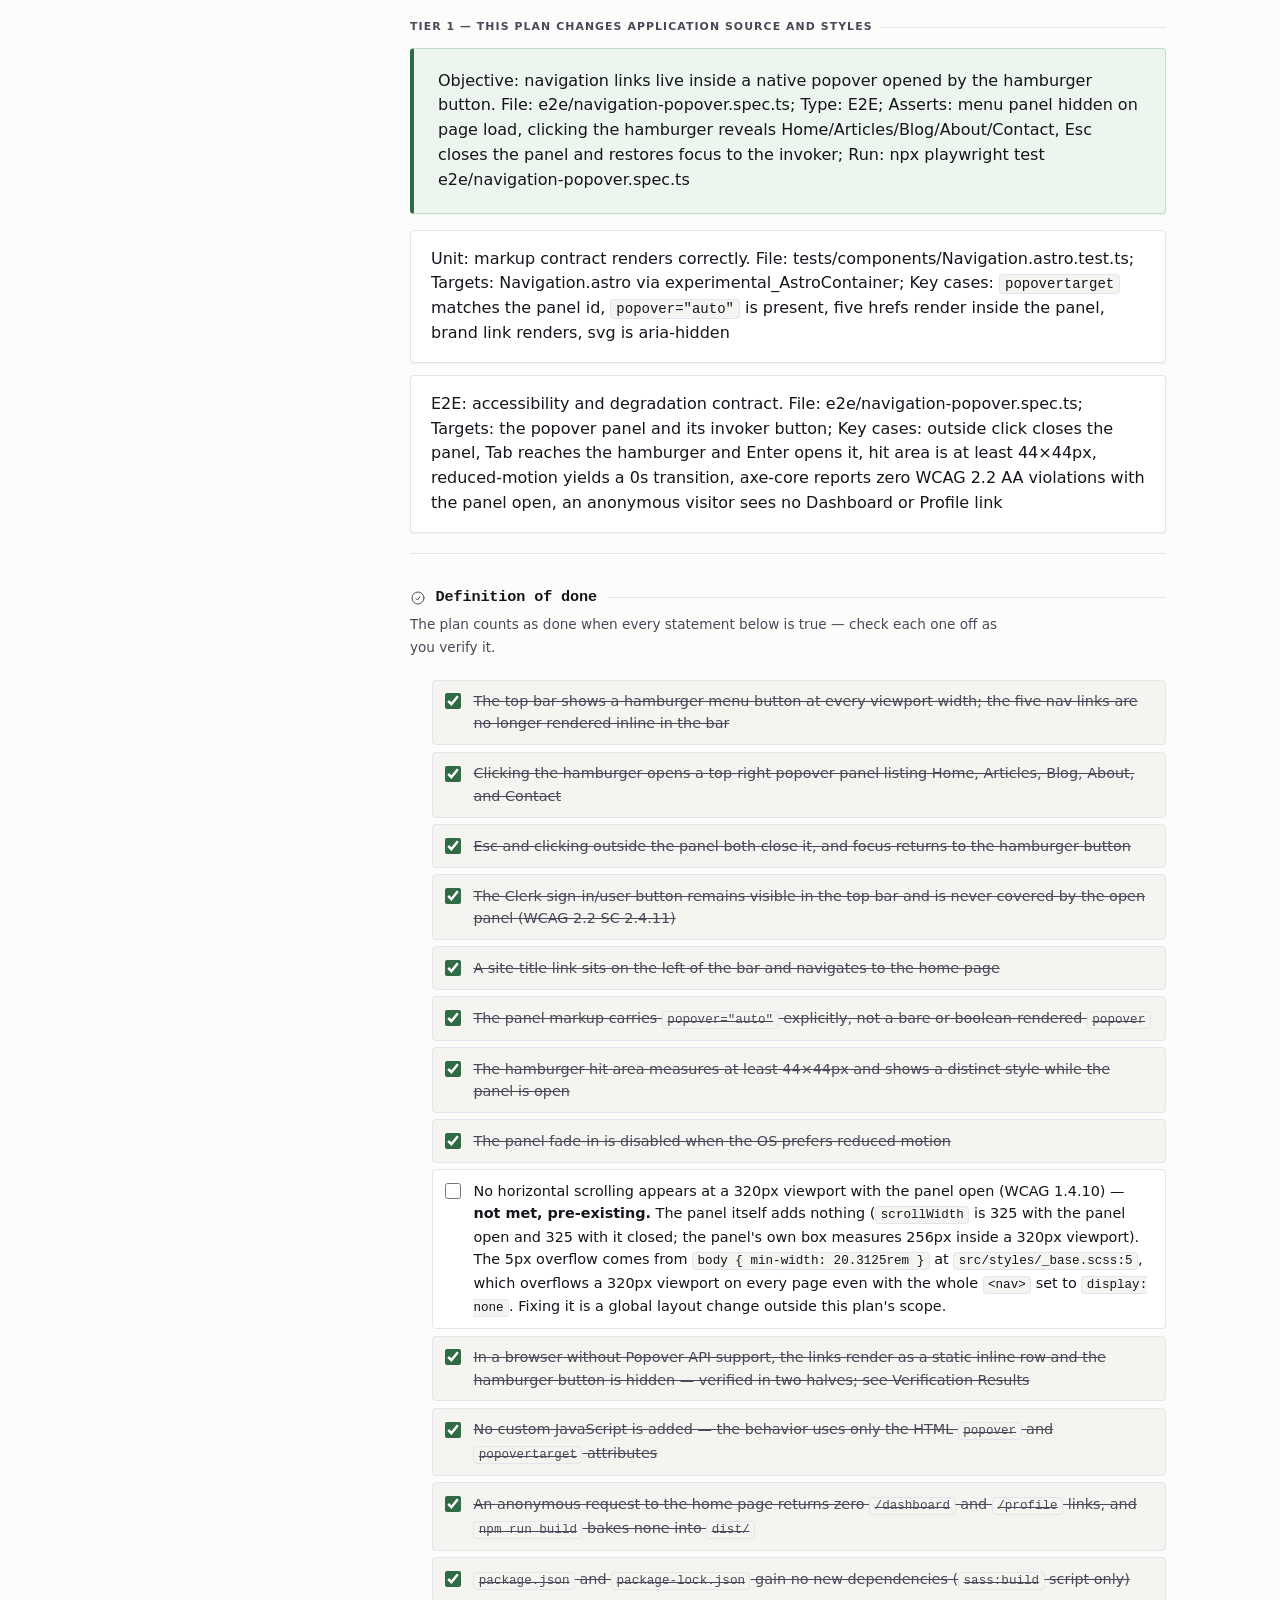
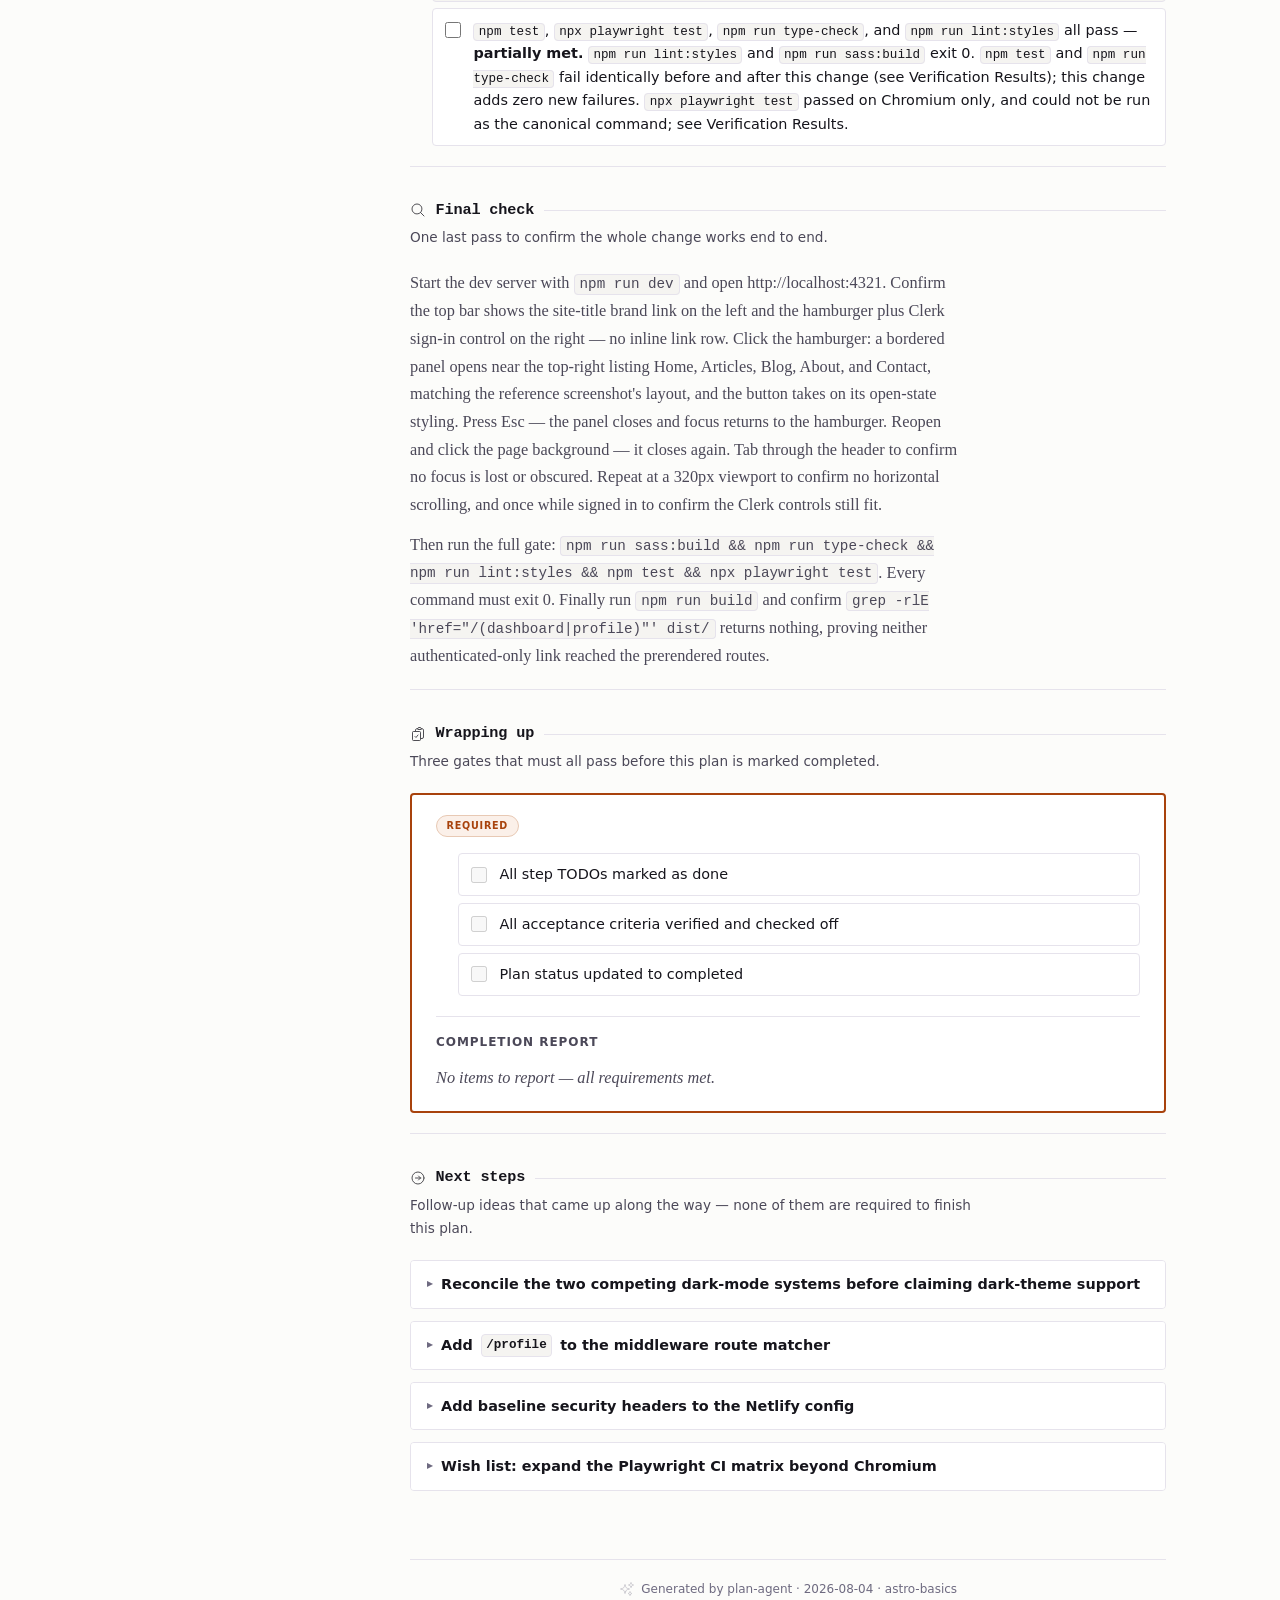
<file: docs/plans/move-navigation-into-popover.html>
<!DOCTYPE html>
<html lang="en" data-status="in-progress" data-effort="high">
<head>
<meta charset="UTF-8">
<meta name="viewport" content="width=device-width, initial-scale=1.0">
<script>
/* Runs in <head> before the first paint, on purpose: a plan opened from
   file:// has no server to stamp the attribute, and a flash of the wrong
   theme on every load is worse than having no dark mode at all. Storage
   throws in some sandboxed file:// contexts — fall through to
   prefers-color-scheme rather than blocking the render. */
try {
  var t = localStorage.getItem('plan-theme');
  if (t === 'dark' || t === 'light') document.documentElement.dataset.theme = t;
} catch (e) { /* no storage — prefers-color-scheme decides */ }
</script>
<meta name="plan-status" content="in-progress">
<meta name="plan-effort" content="high">
<meta name="plan-type" content="feature">
<meta name="plan-created" content="2026-08-04">
<meta name="plan-repo" content="astro-basics">
<meta name="plan-file" content="move-navigation-into-popover.html">
<meta name="plan-path" content="docs/plans/move-navigation-into-popover.html">
<meta name="plan-md" content="docs/plans/move-navigation-into-popover.md">
<meta name="plan-implement" content="Read and implement all steps in the plan at docs/plans/move-navigation-into-popover.md — Move the site navigation into a native HTML popover menu. Verify against the plan&#39;s Tests, Verification, and Acceptance Criteria before reporting done. If everything passed, mark completion in docs/plans/move-navigation-into-popover.md — tick each step&#39;s [x] marker and each criterion&#39;s - [x], set status: completed — and re-render the HTML from the spec. If any check failed, leave status: in-progress and say which.">
<meta name="plan-goal" content="Achieve this goal: Move the site navigation into a native HTML popover menu. The plan at docs/plans/move-navigation-into-popover.md describes one approach — use it as reference, but optimize for the outcome. Fan out across parallel subagents where that serves the outcome. Verify against the plan&#39;s Tests, Verification, and Acceptance Criteria before reporting done. If everything passed, mark completion in docs/plans/move-navigation-into-popover.md — tick each step&#39;s [x] marker and each criterion&#39;s - [x], set status: completed — and re-render the HTML from the spec. If any check failed, leave status: in-progress and say which.">
<meta name="plan-workflow" content="Run a workflow to implement the plan at docs/plans/move-navigation-into-popover.md — Move the site navigation into a native HTML popover menu. Brief subagents with the plan file at docs/plans/move-navigation-into-popover.md. Reserve a final verification phase for the lead agent, not a subagent. Verify against the plan&#39;s Tests, Verification, and Acceptance Criteria before reporting done. If everything passed, mark completion in docs/plans/move-navigation-into-popover.md — tick each step&#39;s [x] marker and each criterion&#39;s - [x], set status: completed — and re-render the HTML from the spec. If any check failed, leave status: in-progress and say which.">
<meta name="plan-issue" content="https://github.com/shawn-sandy/astro-basics/issues/346">
<title>Plan: Move the site navigation into a native HTML popover menu</title>
<style>
/* ── Design tokens ─────────────────────────────────────────────────
     Indigo-violet lead on warm-neutral paper. Status is carried by form
     (soft fill + rule) rather than a second colour scale, so every status
     chip inherits the theme instead of pinning white text onto a hue that
     only works on one background. Type has three roles: --mono for every
     structural label, --ui for chrome, --prose for reading text.
     Contrast is a hard constraint, not a preference — every text token
     below clears 4.5:1 on the surfaces it is used against in BOTH
     palettes, and tests/plugins/test-plan-redesign.mjs measures it. ── */
  :root {
    --paper:      #fcfcfa;
    --panel:      #ffffff;
    --sunk:       #f5f4f1;
    --ink:        #16151c;
    --ink-2:      #4b4858;
    --ink-3:      #6e6a80;
    --rule:       #e6e3ec;
    --rule-soft:  #f0eef4;
    --accent:     #4a2fe0;
    --accent-soft:#efebfe;
    --accent-line:#c9befb;
    --on-accent:  #ffffff;
    --moss:       #2f6b45;
    --moss-soft:  #edf5ef;
    --moss-line:  #c3ddcd;
    --signal:     #a8420c;
    --signal-soft:#fbf0e9;
    --signal-line:#e8c9b4;
    --red:        #b42318;
    --red-bg:     #fdf1f0;
    --red-border: #edc4bf;
    --purple:     #7b2d9e;
    --purple-bg:  #f9f0fd;
    --purple-border:#dcb8ee;
    --wish-bg:    #fbf5fe;
    --wish-border:#dcb8ee;
    --radius:     4px;
    --shadow:     0 1px 2px rgba(22,21,28,.05);
    --mono: ui-monospace, "SF Mono", SFMono-Regular, Menlo, Consolas, monospace;
    --ui:   system-ui, -apple-system, "Segoe UI", Roboto, sans-serif;
    --prose: Georgia, "Iowan Old Style", "Times New Roman", serif;
  }

  /* Dark palette. Written twice on purpose: an explicit choice
     ([data-theme]) has to beat the OS preference, and plain CSS has no way
     to share one declaration block between an attribute selector and a
     media query. Keep the two lists in sync — the redesign test asserts
     both selectors define the same token names. */
  :root[data-theme="dark"] {
    --paper:      #121118;
    --panel:      #1a1922;
    --sunk:       #201f29;
    --ink:        #edebf3;
    --ink-2:      #b3afc4;
    --ink-3:      #8b87a0;
    --rule:       #2c2a38;
    --rule-soft:  #24232e;
    --accent:     #a594ff;
    --accent-soft:#221f36;
    --accent-line:#4a4270;
    --on-accent:  #16151c;
    --moss:       #7bc098;
    --moss-soft:  #1b2a21;
    --moss-line:  #2f4a39;
    --signal:     #e8a278;
    --signal-soft:#2b2019;
    --signal-line:#4d3826;
    --red:        #f4998f;
    --red-bg:     #2b1a19;
    --red-border: #4d2b27;
    --purple:     #d9a6f0;
    --purple-bg:  #251b2d;
    --purple-border:#4a3557;
    --wish-bg:    #251b2d;
    --wish-border:#4a3557;
    --shadow:     0 1px 2px rgba(0,0,0,.4);
  }
  @media (prefers-color-scheme: dark) {
    :root:not([data-theme="light"]) {
      --paper:      #121118;
      --panel:      #1a1922;
      --sunk:       #201f29;
      --ink:        #edebf3;
      --ink-2:      #b3afc4;
      --ink-3:      #8b87a0;
      --rule:       #2c2a38;
      --rule-soft:  #24232e;
      --accent:     #a594ff;
      --accent-soft:#221f36;
      --accent-line:#4a4270;
      --on-accent:  #16151c;
      --moss:       #7bc098;
      --moss-soft:  #1b2a21;
      --moss-line:  #2f4a39;
      --signal:     #e8a278;
      --signal-soft:#2b2019;
      --signal-line:#4d3826;
      --red:        #f4998f;
      --red-bg:     #2b1a19;
      --red-border: #4d2b27;
      --purple:     #d9a6f0;
      --purple-bg:  #251b2d;
      --purple-border:#4a3557;
      --wish-bg:    #251b2d;
      --wish-border:#4a3557;
      --shadow:     0 1px 2px rgba(0,0,0,.4);
    }
  }
  /* Native controls (checkboxes, scrollbars) follow the resolved theme. */
  :root { color-scheme: light; }
  :root[data-theme="dark"] { color-scheme: dark; }
  @media (prefers-color-scheme: dark) {
    :root:not([data-theme="light"]) { color-scheme: dark; }
  }

  /* ── Reset & base ──────────────────────────────────────────────── */
  *, *::before, *::after { box-sizing: border-box; margin: 0; padding: 0; }
  html { scroll-behavior: smooth; }
  body {
    font-family: var(--ui);
    font-size: 16px;
    line-height: 1.55;
    -webkit-font-smoothing: antialiased;
    color: var(--ink);
    background: var(--paper);
  }
  a { color: var(--accent); }
  code, pre {
    font-family: var(--mono);
    font-size: .875em;
  }
  /* Inline spans rendered from backtick markers in plan prose. Scoped to .md
     so the bare <code> carrying file paths and copyable prompts keeps its own
     layout — those live inside chips and rows that already style themselves.
     No backticks in this comment: the whole stylesheet is a JS template. */
  code.md {
    background: var(--sunk);
    border: 1px solid var(--rule);
    border-radius: 4px;
    padding: .08em .35em;
    /* Long paths must wrap rather than force the card into a sideways scroll. */
    overflow-wrap: anywhere;
  }
  strong.md { font-weight: 650; color: var(--ink); }
  em.md { font-style: italic; }
  pre {
    background: var(--sunk);
    border: 1px solid var(--rule);
    border-radius: var(--radius);
    padding: .75rem 1rem;
    overflow-x: auto;
    white-space: pre-wrap;
    word-break: break-word;
  }

  /* ── SVG icon helper ────────────────────────────────────────────── */
  .icon {
    width: 1rem;
    height: 1rem;
    display: inline-block;
    vertical-align: middle;
    flex-shrink: 0;
  }

  /* ── Skip link ─────────────────────────────────────────────────── */
  .skip-link {
    position: absolute;
    left: -9999px; top: auto;
    width: 1px; height: 1px;
    overflow: hidden;
  }
  .skip-link:focus {
    position: fixed;
    left: 1rem; top: 1rem;
    width: auto; height: auto;
    overflow: visible;
    background: var(--accent);
    color: var(--on-accent);
    padding: .5rem 1rem;
    border-radius: var(--radius);
    font-weight: 700;
    z-index: 9999;
    text-decoration: none;
  }

  /* ── Header — document cover ────────────────────────────────────── */
  .plan-header {
    background: var(--paper);
    border-bottom: 1px solid var(--rule);
    padding: 0;
  }
  .plan-header::before {
    content: "";
    display: block;
    height: 3px;
    background: var(--accent);
  }
  .plan-header-inner {
    max-width: 1040px;
    margin: 0 auto;
    padding: 1.75rem 1.5rem 1.5rem;
  }
  .plan-doc-type {
    font-family: var(--mono);
    font-size: .65rem;
    font-weight: 600;
    letter-spacing: .16em;
    text-transform: uppercase;
    color: var(--accent);
    margin-bottom: .6rem;
  }
  .plan-header-top {
    display: block;
  }
  .plan-title {
    font-family: var(--mono);
    font-size: clamp(1.6rem, 4vw, 2.2rem);
    font-weight: 600;
    letter-spacing: -.035em;
    line-height: 1.14;
    color: var(--ink);
    max-width: 26ch;
    text-wrap: balance;
  }
  .plan-header-actions {
    display: flex;
    align-items: center;
    gap: .6rem;
    flex-wrap: wrap;
    margin-top: .75rem;
  }

  /* Status badge */
  .status-badge {
    display: inline-flex;
    align-items: center;
    gap: .4rem;
    font-size: .7rem;
    font-weight: 700;
    letter-spacing: .06em;
    text-transform: uppercase;
    padding: .25rem .75rem;
    border-radius: 999px;
    white-space: nowrap;
    flex-shrink: 0;
    font-family: var(--mono);
    color: var(--ink-3);
    background: var(--sunk);
    border: 1px solid var(--rule);
  }
  .status-badge::before {
    content: "";
    display: inline-block;
    width: .45em;
    height: .45em;
    border-radius: 50%;
    background: currentColor;
    flex-shrink: 0;
  }
  [data-status="in-progress"] .status-badge { color: var(--signal); background: var(--signal-soft); border-color: var(--signal-line); }
  [data-status="completed"]   .status-badge { color: var(--moss);   background: var(--moss-soft);   border-color: var(--moss-line); }

  /* Effort badge — color tracks the data-effort attribute, mirroring .status-badge */
  .effort-badge {
    display: inline-flex;
    align-items: center;
    gap: .4rem;
    font-size: .7rem;
    font-weight: 700;
    letter-spacing: .06em;
    text-transform: uppercase;
    padding: .25rem .75rem;
    border-radius: 999px;
    white-space: nowrap;
    flex-shrink: 0;
    font-family: var(--mono);
    color: var(--ink-3);
    background: var(--sunk);
    border: 1px solid var(--rule);
  }
  .effort-badge::before { content: "Effort "; opacity: .7; }
  [data-effort="low"]    .effort-badge { color: var(--moss);   border-color: var(--moss-line); }
  [data-effort="medium"] .effort-badge { color: var(--signal); border-color: var(--signal-line); }
  [data-effort="high"]   .effort-badge { color: var(--red);    border-color: var(--red-border); }

  @keyframes pulse-dot { 0%, 100% { opacity: 1; } 50% { opacity: .3; } }
  [data-status="in-progress"] .status-badge::before {
    animation: pulse-dot 1.4s ease-in-out infinite;
  }
  @media (prefers-reduced-motion: reduce) {
    html { scroll-behavior: auto; }
    [data-status="in-progress"] .status-badge::before { animation: none; }
  }

  /* Save as PDF button */
  .save-pdf-btn {
    display: inline-flex;
    align-items: center;
    gap: .4rem;
    padding: .4rem 1rem;
    font-size: .75rem;
    font-weight: 600;
    font-family: var(--mono);
    color: var(--on-accent);
    background: var(--accent);
    border: 1px solid var(--accent);
    border-radius: 4px;
    cursor: pointer;
    line-height: 1.4;
    white-space: nowrap;
    flex-shrink: 0;
    transition: filter .15s, box-shadow .15s;
  }
  .save-pdf-btn:hover { filter: brightness(.85); box-shadow: 0 2px 6px rgba(0,0,0,.2); }
  .save-pdf-btn:active { filter: brightness(.75); }
  .save-pdf-btn:focus-visible { outline: 3px solid var(--accent); outline-offset: 2px; }
  @media (prefers-reduced-motion: reduce) { .save-pdf-btn { transition: none; } }

  /* Theme toggle — same shape as Save as PDF, quieter fill. */
  .theme-toggle {
    display: inline-flex;
    align-items: center;
    justify-content: center;
    gap: .4rem;
    min-width: 44px;
    min-height: 44px;
    padding: .4rem .9rem;
    font-family: var(--mono);
    font-size: .7rem;
    font-weight: 600;
    letter-spacing: .08em;
    text-transform: uppercase;
    color: var(--ink-2);
    background: var(--panel);
    border: 1px solid var(--rule);
    border-radius: 4px;
    cursor: pointer;
    white-space: nowrap;
    flex-shrink: 0;
  }
  .theme-toggle:hover { color: var(--accent); border-color: var(--accent-line); }
  .theme-toggle:focus-visible { outline: 2px solid var(--accent); outline-offset: 2px; }

  /* Meta row */
  .plan-meta {
    display: flex;
    gap: 1.5rem;
    flex-wrap: wrap;
    margin-top: 1rem;
    padding-top: 1rem;
    border-top: 1px solid var(--rule);
    font-family: var(--mono);
    font-size: .7rem;
    color: var(--ink-2);
  }
  .plan-meta span {
    display: inline-flex;
    align-items: center;
    gap: .3rem;
  }
  .plan-meta .icon { opacity: .55; }

  /* ── Layout ────────────────────────────────────────────────────── */
  .layout {
    display: grid;
    grid-template-columns: 15rem minmax(0, 1fr);
    gap: 3.5rem;
    max-width: 1100px;
    margin: 0 auto;
    padding: 2.5rem 1.5rem 5rem;
    align-items: start;
  }
  /* 900, not 720: the sidebar now carries a step rail and is 15rem wide, so
     between those two widths the main column was narrow enough to break a
     copyable path across four lines. Collapse to one column sooner. */
  @media (max-width: 900px) {
    .layout { grid-template-columns: 1fr; padding: 1.5rem .75rem 4rem; gap: 0; }
  }

  /* ── Sidebar — table of contents ───────────────────────────────── */
  .plan-nav {
    position: sticky;
    top: 1.5rem;
    align-self: start;
    overflow: hidden;
  }
  @media (max-width: 900px) {
    .plan-nav {
      position: static;
      border-bottom: 1px solid var(--rule);
      padding-bottom: 1.5rem;
      margin-bottom: 2rem;
    }
  }
  .nav-heading {
    font-family: var(--mono);
    font-size: .625rem;
    font-weight: 600;
    letter-spacing: .16em;
    text-transform: uppercase;
    color: var(--ink-3);
    padding: 0 1rem .6rem;
    margin-bottom: .25rem;
    border-bottom: 1px solid var(--rule);
  }
  .scroll-rail {
    position: absolute;
    left: 0; top: 0; bottom: 0;
    width: 2px;
    background: var(--rule);
    border-radius: 1px;
    overflow: hidden;
    pointer-events: none;
  }
  .scroll-rail::after {
    content: "";
    position: absolute;
    top: 0; left: 0; right: 0;
    height: calc(var(--scroll-pct, 0) * 1%);
    background: var(--accent);
    transition: height .1s linear;
  }
  @media (prefers-reduced-motion: reduce) { .scroll-rail::after { transition: none; } }
  .plan-nav ul { list-style: none; padding: 0; margin: 0; }
  .plan-nav > ul > li > a {
    display: flex;
    align-items: center;
    min-height: 44px;
    padding: .125rem 1rem .125rem 1.25rem;
    font-size: .825rem;
    color: var(--ink-2);
    text-decoration: none;
    gap: .5rem;
    border-left: 2px solid transparent;
    transition: color .12s, border-color .12s;
  }
  .plan-nav a:hover { color: var(--ink); border-left-color: var(--accent-line); }
  .plan-nav a.active { color: var(--accent); font-weight: 600; border-left-color: var(--accent); }
  .plan-nav a:focus-visible { outline: 2px solid var(--accent); outline-offset: 2px; }
  .plan-nav .icon { opacity: .65; }
  .plan-nav a.active .icon,
  .plan-nav a:hover .icon { opacity: 1; }

  /* ── Step rail — one link per step, the plan's real structure ───── */
  .rail-steps {
    list-style: none;
    margin: 0;
    padding: 0;
    border-top: 1px solid var(--rule);
    padding-top: .5rem;
    margin-top: .75rem;
  }
  .rail-heading {
    font-family: var(--mono);
    font-size: .625rem;
    font-weight: 600;
    letter-spacing: .16em;
    text-transform: uppercase;
    color: var(--ink-3);
    padding: 0 1rem .45rem 1.25rem;
  }
  a.rail-step {
    display: grid;
    grid-template-columns: 1.6rem minmax(0, 1fr);
    align-items: baseline;
    gap: .35rem;
    min-height: 30px;
    padding: .3rem 1rem .3rem 1.25rem;
    font-size: .78rem;
    line-height: 1.35;
    color: var(--ink-2);
    text-decoration: none;
    border-left: 2px solid var(--rule-soft);
    transition: color .12s, border-color .12s;
  }
  @media (prefers-reduced-motion: reduce) { a.rail-step { transition: none; } }
  a.rail-step .rail-no {
    font-family: var(--mono);
    font-size: .7rem;
    color: var(--ink-3);
  }
  a.rail-step .rail-text {
    overflow: hidden;
    text-overflow: ellipsis;
    white-space: nowrap;
  }
  a.rail-step.done .rail-no { color: var(--moss); }
  a.rail-step.done .rail-text { color: var(--ink-3); }
  a.rail-step.active {
    color: var(--ink);
    font-weight: 600;
    border-left-color: var(--accent);
    background: linear-gradient(90deg, var(--accent-soft), transparent 75%);
  }
  a.rail-step.active .rail-no { color: var(--accent); }
  /* Visually-hidden step state — the tick glyph alone tells a screen reader
     nothing, so every rail link carries "step N of M[, done]" in text. */
  .rail-state {
    position: absolute;
    width: 1px; height: 1px;
    overflow: hidden;
    clip-path: inset(50%);
    white-space: nowrap;
  }
  /* Once the sidebar stops being a sidebar the step list collapses into a
     disclosure rather than disappearing — a phone reader keeps every jump
     target. The element ships OPEN and the inline script closes it below the
     breakpoint: a closed-by-default <details> would hide the whole rail on
     desktop when scripting is off, and no-JS-on-mobile only costs some
     scrolling. */
  .rail-disclosure { margin-top: .75rem; }
  .rail-disclosure > summary {
    display: none;
    font-family: var(--mono);
    font-size: .7rem;
    letter-spacing: .1em;
    text-transform: uppercase;
    color: var(--ink-2);
    cursor: pointer;
    list-style: none;
    align-items: center;
    gap: .4rem;
    min-height: 44px;
    padding: 0 1rem 0 1.25rem;
  }
  .rail-disclosure > summary::-webkit-details-marker { display: none; }
  .rail-disclosure > summary::before { content: "▶"; font-size: .55em; }
  .rail-disclosure[open] > summary::before { content: "▼"; }
  @media (max-width: 900px) {
    .rail-disclosure > summary { display: flex; }
  }

  /* ── Objective card — executive summary ────────────────────────── */
  .objective-card {
    background: var(--accent-soft);
    border: 1px solid var(--accent-line);
    border-left: 3px solid var(--accent);
    border-radius: 0 var(--radius) var(--radius) 0;
    padding: 1.35rem 1.5rem;
    margin-bottom: 2.5rem;
    color: var(--ink);
  }
  .objective-card > p {
    font-family: var(--prose);
    font-size: 1.1rem;
    line-height: 1.55;
    color: var(--ink);
  }
  .objective-card .section-label,
  .plan-glance-label {
    font-family: var(--mono);
    font-size: .625rem;
    font-weight: 600;
    letter-spacing: .16em;
    text-transform: uppercase;
    color: var(--accent);
    margin-bottom: .5rem;
  }

  /* ── At a glance — the plain-language register of the same goal, nested
        inside #objective so the reader meets one summary, not two. ────── */
  .plan-glance {
    margin-top: 1.1rem;
    padding-top: .9rem;
    border-top: 1px solid var(--accent-line);
  }
  .plan-glance p { margin: 0; color: var(--ink-2); font-size: .9rem; line-height: 1.65; }

  /* ── Progress bar ──────────────────────────────────────────────── */
  .progress-wrap {
    margin-bottom: 2.5rem;
    padding-bottom: 1.5rem;
    border-bottom: 1px solid var(--rule);
  }
  .progress-header {
    display: flex;
    justify-content: space-between;
    align-items: center;
    margin-bottom: .6rem;
    font-family: var(--mono);
    font-size: .65rem;
    font-weight: 600;
    color: var(--ink-2);
    text-transform: uppercase;
    letter-spacing: .16em;
  }
  .progress-bar-bg { height: 4px; background: var(--rule); border-radius: 999px; overflow: hidden; }
  .progress-bar-fill {
    height: 100%;
    border-radius: 999px;
    background: var(--accent);
    transition: width .5s cubic-bezier(.4,0,.2,1);
    width: 0%;
  }
  @media (prefers-reduced-motion: reduce) {
    .progress-bar-fill { transition: none; }
  }

  /* ── Document sections ─────────────────────────────────────────── */
  .section-card {
    background: transparent;
    border: none;
    border-top: 1px solid var(--rule);
    border-radius: 0;
    padding: 2rem 0 1.25rem;
    margin-bottom: 0;
    box-shadow: none;
  }
  .section-card:first-of-type { border-top: none; }
  .section-card h2 {
    font-family: var(--mono);
    font-size: .95rem;
    font-weight: 600;
    letter-spacing: -.01em;
    color: var(--ink);
    margin-bottom: 1.25rem;
    display: flex;
    align-items: center;
    gap: .6rem;
  }
  .section-card h2::after { content: ""; flex: 1; height: 1px; background: var(--rule); }
  .section-card h2 .icon { opacity: .75; }
  .section-card .section-intro {
    font-size: .85rem;
    color: var(--ink-2);
    margin: -1rem 0 1.25rem;
  }
  .section-card p {
    margin-bottom: .75rem;
    color: var(--ink-2);
    font-family: var(--prose);
    font-size: 1.02rem;
    line-height: 1.7;
    max-width: 68ch;
  }
  .section-card p.section-intro { font-family: var(--ui); font-size: .85rem; }
  .section-card p strong.md { color: var(--ink); }
  .section-card p:last-child { margin-bottom: 0; }
  .section-card ul, .section-card ol {
    padding-left: 1.4rem;
    display: flex;
    flex-direction: column;
    gap: .4rem;
  }

  /* ── Steps ──────────────────────────────────────────────────────── */
  .steps-list { display: flex; flex-direction: column; }

  /* Records, not cards: a rule between steps, no box and no dotted
     timeline. The sidebar rail is the page's one progress device now. */
  .step-card {
    background: transparent;
    border: 0;
    border-top: 1px solid var(--rule-soft);
    border-radius: 0;
    padding: 1.05rem 0;
    box-shadow: none;
    position: relative;
    scroll-margin-top: 1.5rem;
  }
  .step-card:first-child { border-top: 0; }

  .step-card-header { display: flex; align-items: flex-start; gap: .75rem; }
  .step-number {
    flex-shrink: 0;
    width: 2rem;
    font-family: var(--mono);
    color: var(--ink-3);
    font-size: .8rem;
    font-weight: 600;
    padding-top: .12rem;
  }
  .step-card.completed .step-number { color: var(--moss); }
  .step-body { flex: 1; min-width: 0; }
  .step-action {
    font-weight: 600;
    margin-bottom: .3rem;
    display: flex;
    align-items: baseline;
    gap: .45rem;
    flex-wrap: wrap;
    color: var(--ink);
  }
  .step-chip {
    display: inline-block;
    font-family: var(--mono);
    font-size: .58rem;
    font-weight: 600;
    text-transform: uppercase;
    letter-spacing: .12em;
    padding: .12em .5em;
    border-radius: 3px;
    background: var(--sunk);
    color: var(--ink-3);
    border: 1px solid var(--rule);
    vertical-align: middle;
    user-select: none;
    flex-shrink: 0;
  }
  .step-card.completed .step-chip {
    background: var(--moss-soft);
    color: var(--moss);
    border-color: var(--moss-line);
  }
  .step-chip-text { flex: 1; }

  /* Why and Verify are both always visible. Verify is the line a reader
     needs WHILE executing the step — putting it behind a disclosure was the
     single worst call in the previous shell. */
  .step-note {
    display: grid;
    grid-template-columns: 4rem minmax(0, 1fr);
    gap: .1rem .75rem;
    margin-top: .5rem;
    font-size: .85rem;
    line-height: 1.6;
    color: var(--ink-2);
  }
  .step-note > .step-note-label {
    font-family: var(--mono);
    font-size: .6rem;
    font-weight: 600;
    letter-spacing: .14em;
    text-transform: uppercase;
    color: var(--ink-3);
    padding-top: .25rem;
  }
  .step-verify > .step-note-label { color: var(--accent); }
  @media (max-width: 560px) {
    .step-note { grid-template-columns: 1fr; gap: .1rem; }
  }

  /* ── Acceptance criteria ───────────────────────────────────────── */
  .criteria-list {
    list-style: none; padding: 0;
    display: flex; flex-direction: column; gap: .6rem;
  }
  .criteria-list li {
    display: flex;
    align-items: flex-start;
    gap: .75rem;
    padding: .6rem .75rem;
    border: 1px solid var(--rule);
    border-radius: var(--radius);
    background: var(--panel);
    transition: background .12s;
  }
  .criteria-list li:has(input:checked) { background: var(--sunk); }
  .criteria-list input[type="checkbox"] {
    flex-shrink: 0;
    width: 1rem; height: 1rem;
    margin-top: .2rem;
    accent-color: var(--moss);
    cursor: pointer;
  }
  .criteria-list label { cursor: pointer; font-size: .9rem; }
  .criteria-list input:checked + label { text-decoration: line-through; color: var(--ink-2); }

  /* ── Completion checklist ────────────────────────────────────── */
  .completion-checklist {
    background: var(--panel);
    border: 2px solid var(--signal);
    border-radius: var(--radius);
    padding: 1.25rem 1.5rem;
    margin-top: 1rem;
  }
  .completion-checklist.all-complete { border-color: var(--moss); }
  .completion-header {
    display: flex;
    align-items: center;
    gap: .5rem;
    margin-bottom: 1rem;
  }
  .completion-badge {
    font-size: .6rem;
    font-weight: 700;
    letter-spacing: .08em;
    text-transform: uppercase;
    padding: .15rem .6rem;
    border-radius: 999px;
    background: var(--signal-soft);
    color: var(--signal);
    border: 1px solid var(--signal-line);
  }
  .completion-checklist.all-complete .completion-badge {
    background: var(--moss-soft);
    color: var(--moss);
    border-color: var(--moss-line);
  }
  .completion-list {
    list-style: none; padding: 0;
    display: flex; flex-direction: column; gap: .6rem;
  }
  .completion-list li {
    display: flex;
    align-items: flex-start;
    gap: .75rem;
    padding: .6rem .75rem;
    border: 1px solid var(--rule);
    border-radius: var(--radius);
    background: var(--panel);
    transition: background .12s;
  }
  .completion-list li:has(input:checked) { background: var(--sunk); }
  .completion-list input[type="checkbox"] {
    flex-shrink: 0;
    width: 1rem; height: 1rem;
    margin-top: .2rem;
    accent-color: var(--moss);
  }
  .completion-list label { font-size: .9rem; }
  .completion-list input:checked + label { text-decoration: line-through; color: var(--ink-2); }
  @media (prefers-reduced-motion: reduce) {
    .completion-list li { transition: none; }
  }

  /* ── Completion report ─────────────────────────────────────── */
  .completion-report {
    margin-top: 1.25rem;
    padding-top: 1rem;
    border-top: 1px solid var(--rule);
  }
  .report-heading {
    font-size: .75rem;
    font-weight: 700;
    letter-spacing: .08em;
    text-transform: uppercase;
    color: var(--ink-2);
    margin-bottom: .75rem;
  }
  .report-empty {
    font-style: italic;
    color: var(--ink-3);
    font-size: .875rem;
  }
  .report-list { margin: 0; padding: 0; }
  .report-list dt {
    font-weight: 600;
    color: var(--ink);
    font-size: .875rem;
    display: flex;
    align-items: center;
    gap: .4rem;
    margin-top: .75rem;
  }
  .report-list dt:first-child { margin-top: 0; }
  .report-list dt::before {
    content: "";
    display: inline-block;
    width: .5rem; height: .5rem;
    border-radius: 50%;
    background: var(--red);
    flex-shrink: 0;
  }
  .report-list dd {
    color: var(--ink-2);
    font-size: .85rem;
    margin-left: .9rem;
    margin-top: .2rem;
    margin-bottom: 0;
  }

  /* ── Next steps ────────────────────────────────────────────────── */
  .next-steps-list { padding: 0; display: flex; flex-direction: column; gap: .75rem; }
  .next-step-item {
    border: 1px solid var(--rule);
    border-radius: var(--radius);
    overflow: hidden;
    background: var(--panel);
  }
  .next-step-item summary {
    font-weight: 600;
    font-size: .9rem;
    padding: .75rem 1rem;
    cursor: pointer;
    list-style: none;
    display: flex;
    align-items: center;
    gap: .5rem;
    background: var(--panel);
    user-select: none;
    min-height: 44px;
  }
  .next-step-item summary::before { content: "▶"; font-size: .55em; color: var(--ink-3); transition: transform .2s; }
  .next-step-item[open] summary::before { transform: rotate(90deg); }
  .next-step-prompt { padding: .75rem 1rem 1rem; background: var(--sunk); border-top: 1px solid var(--rule); }
  .next-step-prompt p { font-size: .8rem; color: var(--ink-2); margin-bottom: .5rem; }
  .next-step-prompt pre { margin: 0; }
  @media (prefers-reduced-motion: reduce) { .next-step-item summary::before { transition: none; } }

  /* ── Copy prompt button ─────────────────────────────────────── */
  .copy-prompt-btn {
    display: inline-flex;
    align-items: center;
    gap: .35rem;
    margin-top: .6rem;
    padding: .3rem .75rem;
    font-size: .775rem;
    font-weight: 500;
    color: var(--accent);
    background: var(--accent-soft);
    border: 1px solid var(--accent-line);
    border-radius: var(--radius);
    cursor: pointer;
    transition: background .12s, color .12s, border-color .12s;
    font-family: inherit;
    line-height: 1.4;
  }
  .copy-prompt-btn:hover { background: var(--accent-soft); border-color: var(--accent); }
  .copy-prompt-btn:active { background: var(--accent-line); }
  .copy-prompt-btn.copied { color: var(--moss); background: var(--moss-soft); border-color: var(--moss-line); }
  .copy-prompt-btn:focus-visible { outline: 2px solid var(--accent); outline-offset: 2px; }
  @media print { .copy-prompt-btn { display: none !important; } }
  @media (prefers-reduced-motion: reduce) { .copy-prompt-btn { transition: none; } }
  /* Shared clipboard-failure state for every copy button */
  .copy-failed { color: var(--red) !important; background: var(--red-bg) !important; border-color: var(--red-border) !important; white-space: normal; }

  /* Wish list variant */
  .wish-list-header {
    display: flex;
    align-items: center;
    gap: .5rem;
    font-size: .68rem;
    font-weight: 700;
    letter-spacing: .1em;
    text-transform: uppercase;
    color: var(--purple);
    margin: 1.5rem 0 .75rem;
  }
  .wish-list-header::after {
    content: "";
    flex: 1;
    height: 1px;
    background: var(--wish-border);
    opacity: .5;
  }
  .wish-item { border: 1px dashed var(--wish-border) !important; background: var(--wish-bg) !important; }
  .wish-item summary { background: var(--wish-bg) !important; color: var(--purple); }
  .wish-badge {
    font-size: .6rem;
    background: var(--purple-bg);
    color: var(--purple);
    padding: .1rem .5rem;
    border-radius: 999px;
    font-weight: 700;
    letter-spacing: .04em;
    text-transform: uppercase;
    margin-left: auto;
    border: 1px solid var(--purple-border);
  }

  /* ── Collapsible optional sections ─────────────────────────────── */
  .optional-section {
    border: 1px solid var(--rule);
    border-radius: var(--radius);
    margin-top: 1.5rem;
    overflow: hidden;
    background: var(--panel);
  }
  .optional-section > summary {
    padding: .875rem 1.25rem;
    font-weight: 600;
    font-size: .9rem;
    cursor: pointer;
    list-style: none;
    display: flex;
    align-items: center;
    gap: .6rem;
    user-select: none;
    min-height: 44px;
  }
  .optional-section > summary::before,
  .plan-more-ways > summary::before { content: "▶"; font-size: .55em; color: var(--ink-3); transition: transform .2s; }
  .optional-section[open] > summary::before,
  .plan-more-ways[open] > summary::before { transform: rotate(90deg); }
  .optional-body { padding: 0 1.25rem 1.25rem; border-top: 1px solid var(--rule); padding-top: 1rem; }
  .unresolved-list { list-style: none; padding: 0; display: flex; flex-direction: column; gap: 1rem; }
  .unresolved-item summary { font-weight: 600; padding: .35rem 0; cursor: pointer; list-style: none; user-select: none; font-size: .9rem; }
  .unresolved-prompt { margin-top: .5rem; }
  @media (prefers-reduced-motion: reduce) { .optional-section > summary::before, .plan-more-ways > summary::before { transition: none; } }

  /* ── More-ways drawer (goal / workflow / plan-source rows) ─────── */
  .plan-more-ways {
    border: 1px solid var(--rule);
    border-radius: var(--radius);
    background: var(--panel);
    margin: -.5rem 0 1.5rem;
    font-size: .8rem;
    overflow: hidden;
  }
  .plan-more-ways > summary {
    padding: .55rem 1rem;
    font-size: .78rem;
    font-weight: 600;
    color: var(--ink-2);
    cursor: pointer;
    list-style: none;
    display: flex;
    align-items: center;
    gap: .5rem;
    user-select: none;
    min-height: 44px;
  }
  .plan-more-ways > summary:hover { color: var(--accent); }
  .more-ways-hint { font-weight: 400; color: var(--ink-2); }
  .plan-more-ways-body {
    padding: .75rem 1rem 1rem;
    border-top: 1px solid var(--rule);
    display: flex;
    flex-direction: column;
    gap: .75rem;
  }
  @media print { .plan-more-ways { display: none !important; } }

  /* ── Implement prompt ─────────────────────────────────────────── */
  .plan-implement {
    display: flex;
    align-items: flex-start;
    gap: .6rem;
    margin-bottom: 1.5rem;
    padding: .45rem .75rem;
    background: var(--moss-soft);
    border: 1px solid var(--moss-line);
    border-radius: var(--radius);
    font-size: .8rem;
  }
  .plan-implement-label {
    font-size: .65rem;
    font-weight: 700;
    letter-spacing: .1em;
    text-transform: uppercase;
    color: var(--moss);
    flex-shrink: 0;
    margin-top: .1rem;
  }
  .plan-implement code {
    font-family: ui-monospace, "SF Mono", "Fira Code", Consolas, monospace;
    font-size: .82rem;
    color: var(--ink);
    flex: 1;
    word-break: break-all;
  }
  .copy-cmd-btn {
    display: inline-flex;
    align-items: center;
    gap: .3rem;
    padding: .2rem .6rem;
    font-size: .72rem;
    font-weight: 500;
    color: var(--ink-2);
    background: var(--panel);
    border: 1px solid var(--rule);
    border-radius: var(--radius);
    cursor: pointer;
    transition: background .12s, color .12s, border-color .12s;
    font-family: inherit;
    line-height: 1.4;
    white-space: nowrap;
    flex-shrink: 0;
  }
  .copy-cmd-btn:hover { background: var(--accent-soft); color: var(--accent); border-color: var(--accent-line); }
  .copy-cmd-btn.copied { color: var(--moss); background: var(--moss-soft); border-color: var(--moss-line); }
  .copy-cmd-btn:focus-visible { outline: 2px solid var(--accent); outline-offset: 2px; }
  [data-status="completed"] .copy-cmd-btn { display: none; }
  @media print { .plan-implement { display: none !important; } }
  @media (prefers-reduced-motion: reduce) { .copy-cmd-btn { transition: none; } }

  /* ── Plan source (file name + relative path — lives in the drawer) ── */
  /* Borderless like its sibling drawer rows — the drawer body supplies the frame */
  .plan-source {
    display: flex;
    flex-direction: column;
    gap: .4rem;
    margin: 0;
    padding: .55rem .75rem;
    font-size: .8rem;
  }
  .plan-source-row { display: flex; align-items: center; gap: .6rem; }
  .plan-source-label {
    font-size: .65rem;
    font-weight: 700;
    letter-spacing: .1em;
    text-transform: uppercase;
    color: var(--ink-2);
    flex-shrink: 0;
    width: 2.4rem;
  }
  .plan-source code {
    font-family: ui-monospace, "SF Mono", "Fira Code", Consolas, monospace;
    font-size: .82rem;
    color: var(--ink);
    flex: 1;
    word-break: break-all;
  }
  .copy-src-btn {
    display: inline-flex;
    align-items: center;
    gap: .3rem;
    padding: .2rem .6rem;
    font-size: .72rem;
    font-weight: 500;
    color: var(--ink-2);
    background: var(--panel);
    border: 1px solid var(--rule);
    border-radius: var(--radius);
    cursor: pointer;
    transition: background .12s, color .12s, border-color .12s;
    font-family: inherit;
    line-height: 1.4;
    white-space: nowrap;
    flex-shrink: 0;
  }
  .copy-src-btn:hover { background: var(--accent-soft); color: var(--accent); border-color: var(--accent-line); }
  .copy-src-btn.copied { color: var(--moss); background: var(--moss-soft); border-color: var(--moss-line); }
  .copy-src-btn:focus-visible { outline: 2px solid var(--accent); outline-offset: 2px; }
  @media print { .copy-src-btn { display: none !important; } }
  @media (prefers-reduced-motion: reduce) { .copy-src-btn { transition: none; } }

  /* ── Workflow prompt row (conditional — remove row when empty; lives in the drawer) ── */
  .plan-workflow {
    margin: 0;
    font-size: .8rem;
  }
  .plan-workflow-label {
    font-size: .7rem;
    font-weight: 600;
    color: var(--accent);
    padding: .1rem 0;
  }
  .plan-workflow-inner {
    display: flex;
    align-items: flex-start;
    gap: .6rem;
    margin-top: .4rem;
    padding: .45rem .75rem;
    background: var(--accent-soft);
    border: 1px solid var(--accent-line);
    border-radius: var(--radius);
  }
  .plan-workflow code {
    font-family: ui-monospace, "SF Mono", "Fira Code", Consolas, monospace;
    font-size: .82rem;
    color: var(--ink);
    flex: 1;
    word-break: break-all;
  }
  .copy-workflow-btn {
    display: inline-flex;
    align-items: center;
    gap: .3rem;
    padding: .2rem .6rem;
    font-size: .72rem;
    font-weight: 500;
    color: var(--ink-2);
    background: var(--panel);
    border: 1px solid var(--rule);
    border-radius: var(--radius);
    cursor: pointer;
    transition: background .12s, color .12s, border-color .12s;
    font-family: inherit;
    line-height: 1.4;
    white-space: nowrap;
    flex-shrink: 0;
  }
  .copy-workflow-btn:hover { background: var(--accent-soft); color: var(--accent); border-color: var(--accent-line); }
  .copy-workflow-btn.copied { color: var(--moss); background: var(--moss-soft); border-color: var(--moss-line); }
  .copy-workflow-btn:focus-visible { outline: 2px solid var(--accent); outline-offset: 2px; }
  [data-status="completed"] .plan-workflow { display: none; }
  /* Redundant under .plan-more-ways' print hide; kept to mirror the test-pinned .plan-goal print rule */
  @media print { .plan-workflow { display: none !important; } }
  @media (prefers-reduced-motion: reduce) { .copy-workflow-btn { transition: none; } }

  /* ── Goal prompt row (outcome-driven — always present; lives in the drawer) ── */
  .plan-goal {
    margin: 0;
    font-size: .8rem;
  }
  .plan-goal-label {
    font-size: .7rem;
    font-weight: 600;
    color: var(--purple);
    padding: .1rem 0;
  }
  .plan-goal-inner {
    display: flex;
    align-items: flex-start;
    gap: .6rem;
    margin-top: .4rem;
    padding: .45rem .75rem;
    background: var(--purple-bg);
    border: 1px solid var(--purple-border);
    border-radius: var(--radius);
  }
  .plan-goal code {
    font-family: ui-monospace, "SF Mono", "Fira Code", Consolas, monospace;
    font-size: .82rem;
    color: var(--ink);
    flex: 1;
    word-break: break-all;
  }
  .copy-goal-btn {
    display: inline-flex;
    align-items: center;
    gap: .3rem;
    padding: .2rem .6rem;
    font-size: .72rem;
    font-weight: 500;
    color: var(--ink-2);
    background: var(--panel);
    border: 1px solid var(--rule);
    border-radius: var(--radius);
    cursor: pointer;
    transition: background .12s, color .12s, border-color .12s;
    font-family: inherit;
    line-height: 1.4;
    white-space: nowrap;
    flex-shrink: 0;
  }
  .copy-goal-btn:hover { background: var(--accent-soft); color: var(--accent); border-color: var(--accent-line); }
  .copy-goal-btn.copied { color: var(--moss); background: var(--moss-soft); border-color: var(--moss-line); }
  .copy-goal-btn:focus-visible { outline: 2px solid var(--accent); outline-offset: 2px; }
  [data-status="completed"] .plan-goal { display: none; }
  /* Redundant under .plan-more-ways' print hide, but pinned byte-for-byte by test-goal-prompt.sh check 4 */
  @media print { .plan-goal { display: none !important; } }
  @media (prefers-reduced-motion: reduce) { .copy-goal-btn { transition: none; } }

  /* ── Tests section ──────────────────────────────────────────────── */
  .test-list {
    display: flex;
    flex-direction: column;
    gap: .75rem;
  }
  .test-card {
    background: var(--panel);
    border: 1px solid var(--rule);
    border-radius: var(--radius);
    padding: 1rem 1.25rem;
    box-shadow: var(--shadow);
  }
  .test-card-header {
    display: flex;
    align-items: center;
    gap: .6rem;
    margin-bottom: .5rem;
    flex-wrap: wrap;
  }
  .test-badge {
    display: inline-block;
    font-size: .6rem;
    font-weight: 700;
    text-transform: uppercase;
    letter-spacing: .06em;
    padding: .15em .55em;
    border-radius: 999px;
    flex-shrink: 0;
  }
  .test-badge-unit        { background: var(--accent-soft); color: var(--accent); border: 1px solid var(--accent-line); }
  .test-badge-integration { background: var(--signal-soft);  color: var(--signal);  border: 1px solid var(--signal-line); }
  .test-badge-e2e         { background: var(--purple-bg);  color: var(--purple);  border: 1px solid var(--purple-border); }
  .test-badge-objective   { background: var(--moss-soft);  color: var(--moss);  border: 1px solid var(--moss-line); }
  .test-card-title {
    font-weight: 600;
    font-size: .95rem;
    color: var(--ink);
    flex: 1;
  }
  .test-card-body { font-size: .875rem; color: var(--ink-2); }
  .test-card-body p { margin-bottom: .4rem; }
  .test-card-body p:last-child { margin-bottom: 0; }
  .test-card-body code { font-size: .85em; }
  .test-card-body strong { color: var(--ink); font-weight: 600; }
  .test-tier-label {
    font-size: .68rem;
    font-weight: 700;
    letter-spacing: .1em;
    text-transform: uppercase;
    color: var(--ink-2);
    margin-bottom: .75rem;
    display: flex;
    align-items: center;
    gap: .4rem;
  }
  .test-tier-label::after {
    content: "";
    flex: 1;
    height: 1px;
    background: var(--rule);
  }
  .objective-test-card {
    background: var(--moss-soft);
    border: 1px solid var(--moss-line);
    border-left: 4px solid var(--moss);
    border-radius: var(--radius);
    padding: 1.25rem 1.5rem;
    margin-bottom: 1rem;
    box-shadow: var(--shadow);
  }
  .objective-test-card .test-card-header { margin-bottom: .6rem; }
  .objective-test-card .test-card-title { color: var(--moss); }
  .objective-test-card .test-card-body { color: var(--moss); }
  .objective-test-card .test-card-body strong { color: var(--moss); }
  /* ── Footer ────────────────────────────────────────────────────── */
  .plan-footer {
    display: flex;
    align-items: center;
    justify-content: center;
    gap: .4rem;
    font-size: .75rem;
    color: var(--ink-3);
    margin-top: 3rem;
    padding-top: 1.25rem;
    border-top: 1px solid var(--rule);
  }
  .plan-footer .icon { opacity: .35; }

  /* ── Focus styles ───────────────────────────────────────────────── */
  :focus-visible { outline: 2px solid var(--accent); outline-offset: 2px; }

  /* ── Print styles ───────────────────────────────────────────────── */
  @media print {
    .plan-nav, .scroll-rail, .progress-wrap, .save-pdf-btn, .theme-toggle { display: none !important; }
    .layout { display: block !important; }
    .step-card, .section-card { box-shadow: none !important; break-inside: avoid; }
    .step-chip { display: none !important; }
    a[href]::after { content: " (" attr(href) ")"; font-size: .8em; }
  }

  /* ═════════════════════════════════════════════════════════════════
     OPT-IN VISUAL COMPONENTS
     Pure-CSS / token-driven — no CDN, no external script. These rules
     are always present (harmless when unused); the matching <body>
     section blocks are kept only when a plan needs them and deleted
     otherwise. See SKILL.md → "Visual Components".
     ═════════════════════════════════════════════════════════════════ */

  /* ── Files file-tree ────────────────────────────────────────────── */
  .file-tree { font-family: ui-monospace, "SF Mono", "Fira Code", Consolas, monospace; font-size: .85rem; }
  .file-tree-root { font-weight: 700; color: var(--ink); margin-bottom: .5rem; display: flex; align-items: center; gap: .35rem; }
  .file-list, .file-list ul { list-style: none; padding-left: 1.25rem; margin: 0; border-left: 1px dashed var(--rule); }
  .file-list li { padding: .2rem 0; display: flex; align-items: center; gap: .5rem; flex-wrap: wrap; color: var(--ink-2); }
  .file-list li.file-dir { color: var(--ink); font-weight: 600; }
  .file-list li.file-dir > ul { flex-basis: 100%; } /* nested dir list takes its own row inside the flex li */
  .file-badge { font-size: .6rem; font-weight: 700; letter-spacing: .04em; text-transform: uppercase; padding: .1em .45em; border-radius: 999px; }
  .file-badge-new       { background: var(--moss-soft); color: var(--moss); border: 1px solid var(--moss-line); }
  .file-badge-modified  { background: var(--signal-soft); color: var(--signal); border: 1px solid var(--signal-line); }
  .file-badge-deleted   { background: var(--red-bg);   color: var(--red);   border: 1px solid var(--red-border); }
  .file-badge-generated { background: var(--accent-soft); color: var(--accent); border: 1px solid var(--accent-line); }
  .file-note { font-size: .75rem; color: var(--ink-3); font-style: italic; font-family: system-ui, sans-serif; }

  /* ── Flow / pipeline diagram ────────────────────────────────────── */
  .pipeline { display: flex; flex-direction: column; align-items: center; gap: 0; margin: 0 auto; max-width: 580px; }
  .pipeline-node { width: 100%; border: 1px solid var(--rule); border-radius: var(--radius); padding: .7rem 1.25rem; background: var(--panel); text-align: center; box-shadow: var(--shadow); }
  .pipeline-label { font-size: .62rem; font-weight: 700; letter-spacing: .1em; text-transform: uppercase; margin-bottom: .2rem; color: var(--accent); }
  .pipeline-node code { font-size: .82rem; font-weight: 600; display: block; color: var(--ink); }
  .pipeline-sub { font-size: .74rem; color: var(--ink-2); margin-top: .2rem; }
  .pipeline-arrow { font-size: .85rem; color: var(--ink-3); padding: .25rem 0; }

  /* ── Comparison grid (2–3 way) ──────────────────────────────────── */
  .compare-grid { display: grid; grid-template-columns: repeat(3, 1fr); gap: 1rem; margin-top: 1rem; }
  @media (max-width: 600px) { .compare-grid { grid-template-columns: 1fr; } }
  .compare-header { font-size: .66rem; font-weight: 700; letter-spacing: .08em; text-transform: uppercase; padding: .35rem .75rem; border-radius: var(--radius) var(--radius) 0 0; text-align: center; }
  .compare-col-add     .compare-header { background: var(--moss-soft);  color: var(--moss);  border: 1px solid var(--moss-line); }
  .compare-col-neutral .compare-header { background: var(--accent-soft); color: var(--accent); border: 1px solid var(--accent-line); }
  .compare-col-remove  .compare-header { background: var(--red-bg);    color: var(--red);    border: 1px solid var(--red-border); }
  .compare-list { list-style: none; padding: .5rem .75rem; margin: 0; border: 1px solid var(--rule); border-top: none; border-radius: 0 0 var(--radius) var(--radius); background: var(--panel); }
  .compare-list li { font-family: ui-monospace, "SF Mono", "Fira Code", Consolas, monospace; font-size: .78rem; color: var(--ink-2); padding: .15rem 0; }

  /* ── Bar chart (value via inline --val) ─────────────────────────── */
  .bar-chart { display: flex; flex-direction: column; gap: .55rem; }
  .bar-row { display: grid; grid-template-columns: 9.5rem 1fr 3rem; align-items: center; gap: .75rem; }
  @media (max-width: 520px) { .bar-row { grid-template-columns: 1fr; gap: .15rem; } }
  .bar-label { font-size: .82rem; color: var(--ink); }
  .bar-track { background: var(--rule); border-radius: 999px; height: .7rem; overflow: hidden; }
  .bar-fill { height: 100%; width: var(--val, 0%); background: var(--accent); border-radius: 999px; }
  .bar-fill.full { background: var(--moss); }
  .bar-fill.zero { background: var(--ink-3); }
  .bar-value { font-size: .78rem; font-weight: 600; color: var(--ink-2); white-space: nowrap; text-align: right; }

  /* ── Data table ─────────────────────────────────────────────────── */
  .plan-table { width: 100%; border-collapse: collapse; font-size: .85rem; margin-top: .5rem; }
  .plan-table caption { text-align: left; font-size: .78rem; color: var(--ink-3); font-style: italic; margin-bottom: .5rem; }
  .plan-table th, .plan-table td { text-align: left; padding: .5rem .75rem; border: 1px solid var(--rule); vertical-align: top; }
  .plan-table thead th { background: var(--sunk); font-weight: 700; color: var(--ink-2); text-transform: uppercase; font-size: .66rem; letter-spacing: .05em; }
  .plan-table tbody tr:nth-child(even) { background: var(--sunk); }
  .plan-table code { font-size: .8em; }

  /* Shared sub-heading used inside visual sections */
  .diagram-subheading { font-size: .78rem; font-weight: 700; letter-spacing: .06em; text-transform: uppercase; color: var(--ink-2); margin: 1.75rem 0 .75rem; }

  /* ── Resources (images, screenshots & reference links) ──────────── */
  .resource-grid { display: grid; grid-template-columns: repeat(auto-fill, minmax(240px, 1fr)); gap: 1rem; margin-bottom: 1rem; }
  .resource-figure { margin: 0; border: 1px solid var(--rule); border-radius: var(--radius); overflow: hidden; background: var(--panel); box-shadow: var(--shadow); }
  .resource-figure > a { display: block; line-height: 0; }
  .resource-figure img { display: block; width: 100%; height: auto; background: var(--sunk); }
  .resource-figure figcaption { font-size: .74rem; line-height: 1.5; color: var(--ink-2); padding: .5rem .75rem; border-top: 1px solid var(--rule); }
  .resource-links { list-style: none; padding: 0; margin: 0; display: flex; flex-direction: column; gap: .1rem; }
  .resource-links li { display: flex; flex-wrap: wrap; align-items: baseline; gap: .5rem; padding: .4rem 0; border-bottom: 1px solid var(--rule); }
  .resource-links li:last-child { border-bottom: none; }
  .resource-links a { font-weight: 600; word-break: break-word; }
  .resource-note { font-size: .78rem; color: var(--ink-3); font-style: italic; }

  .plan-back-nav { margin-bottom: .5rem; }
  .plan-back-link {
    display: inline-flex;
    align-items: center;
    gap: .3125rem;
    font-size: .8125rem;
    color: var(--ink-2);
    text-decoration: none;
    transition: color .15s;
  }
  .plan-back-link:hover { color: var(--accent); }
  .plan-back-link svg { width: 14px; height: 14px; flex-shrink: 0; }
</style>
<style id="plan-responsive-fix" data-version="1">
/* plan-responsive-fix v1 — injected by scripts/retrofit-responsive-plans.mjs */
body { overflow-wrap: anywhere; }
main, nav, aside { min-width: 0; }
.layout > *, .wrap > *, .compare-grid > * { min-width: 0; }
pre { white-space: pre-wrap; max-width: 100%; }
table { max-width: 100%; }
img, video { max-width: 100%; height: auto; }
@media (max-width: 600px) { .compare-grid { grid-template-columns: 1fr; } }
</style>
</head>
<body>

<svg xmlns="http://www.w3.org/2000/svg" style="display:none" aria-hidden="true">
  <symbol id="ic-bolt" viewBox="0 0 24 24" fill="none" stroke="currentColor" stroke-width="1.5" stroke-linecap="round" stroke-linejoin="round">
    <path d="m3.75 13.5 10.5-11.25L12 10.5h8.25L9.75 21.75 12 13.5H3.75Z"/>
  </symbol>
  <symbol id="ic-chart-bar" viewBox="0 0 24 24" fill="none" stroke="currentColor" stroke-width="1.5" stroke-linecap="round" stroke-linejoin="round">
    <path d="M3 13.125C3 12.504 3.504 12 4.125 12h2.25c.621 0 1.125.504 1.125 1.125v6.75C7.5 20.496 6.996 21 6.375 21h-2.25A1.125 1.125 0 0 1 3 19.875v-6.75ZM9.75 8.625c0-.621.504-1.125 1.125-1.125h2.25c.621 0 1.125.504 1.125 1.125v11.25c0 .621-.504 1.125-1.125 1.125h-2.25a1.125 1.125 0 0 1-1.125-1.125V8.625ZM16.5 4.125c0-.621.504-1.125 1.125-1.125h2.25C20.496 3 21 3.504 21 4.125v15.75c0 .621-.504 1.125-1.125 1.125h-2.25a1.125 1.125 0 0 1-1.125-1.125V4.125Z"/>
  </symbol>
  <symbol id="ic-document-text" viewBox="0 0 24 24" fill="none" stroke="currentColor" stroke-width="1.5" stroke-linecap="round" stroke-linejoin="round">
    <path d="M19.5 14.25v-2.625a3.375 3.375 0 0 0-3.375-3.375h-1.5A1.125 1.125 0 0 1 13.5 7.125v-1.5a3.375 3.375 0 0 0-3.375-3.375H8.25m0 12.75h7.5m-7.5 3H12M10.5 2.25H5.625c-.621 0-1.125.504-1.125 1.125v17.25c0 .621.504 1.125 1.125 1.125h12.75c.621 0 1.125-.504 1.125-1.125V11.25a9 9 0 0 0-9-9Z"/>
  </symbol>
  <symbol id="ic-folder" viewBox="0 0 24 24" fill="none" stroke="currentColor" stroke-width="1.5" stroke-linecap="round" stroke-linejoin="round">
    <path d="M2.25 12.75V12A2.25 2.25 0 0 1 4.5 9.75h15A2.25 2.25 0 0 1 21.75 12v.75m-8.69-6.44-2.12-2.12a1.5 1.5 0 0 0-1.061-.44H4.5A2.25 2.25 0 0 0 2.25 6v12a2.25 2.25 0 0 0 2.25 2.25h15A2.25 2.25 0 0 0 21.75 18V9a2.25 2.25 0 0 0-2.25-2.25h-5.379a1.5 1.5 0 0 1-1.06-.44Z"/>
  </symbol>
  <symbol id="ic-list-bullet" viewBox="0 0 24 24" fill="none" stroke="currentColor" stroke-width="1.5" stroke-linecap="round" stroke-linejoin="round">
    <path d="M8.25 6.75h12M8.25 12h12m-12 5.25h12M3.75 6.75h.007v.008H3.75V6.75Zm.375 0a.375.375 0 1 1-.75 0 .375.375 0 0 1 .75 0ZM3.75 12h.007v.008H3.75V12Zm.375 0a.375.375 0 1 1-.75 0 .375.375 0 0 1 .75 0Zm-.375 5.25h.007v.008H3.75v-.008Zm.375 0a.375.375 0 1 1-.75 0 .375.375 0 0 1 .75 0Z"/>
  </symbol>
  <symbol id="ic-check-circle" viewBox="0 0 24 24" fill="none" stroke="currentColor" stroke-width="1.5" stroke-linecap="round" stroke-linejoin="round">
    <path d="M9 12.75 11.25 15 15 9.75M21 12a9 9 0 1 1-18 0 9 9 0 0 1 18 0Z"/>
  </symbol>
  <symbol id="ic-magnifying-glass" viewBox="0 0 24 24" fill="none" stroke="currentColor" stroke-width="1.5" stroke-linecap="round" stroke-linejoin="round">
    <path d="m21 21-5.197-5.197m0 0A7.5 7.5 0 1 0 5.196 5.196a7.5 7.5 0 0 0 10.607 10.607Z"/>
  </symbol>
  <symbol id="ic-arrow-right-circle" viewBox="0 0 24 24" fill="none" stroke="currentColor" stroke-width="1.5" stroke-linecap="round" stroke-linejoin="round">
    <path d="m12.75 15 3-3m0 0-3-3m3 3h-7.5M21 12a9 9 0 1 1-18 0 9 9 0 0 1 18 0Z"/>
  </symbol>
  <symbol id="ic-calendar" viewBox="0 0 24 24" fill="none" stroke="currentColor" stroke-width="1.5" stroke-linecap="round" stroke-linejoin="round">
    <path d="M6.75 3v2.25M17.25 3v2.25M3 18.75V7.5a2.25 2.25 0 0 1 2.25-2.25h13.5A2.25 2.25 0 0 1 21 7.5v11.25m-18 0A2.25 2.25 0 0 0 5.25 21h13.5A2.25 2.25 0 0 0 21 18.75m-18 0v-7.5A2.25 2.25 0 0 1 5.25 9h13.5A2.25 2.25 0 0 1 21 11.25v7.5"/>
  </symbol>
  <symbol id="ic-code-bracket" viewBox="0 0 24 24" fill="none" stroke="currentColor" stroke-width="1.5" stroke-linecap="round" stroke-linejoin="round">
    <path d="M17.25 6.75 22.5 12l-5.25 5.25m-10.5 0L1.5 12l5.25-5.25m7.5-3-4.5 16.5"/>
  </symbol>
  <symbol id="ic-tag" viewBox="0 0 24 24" fill="none" stroke="currentColor" stroke-width="1.5" stroke-linecap="round" stroke-linejoin="round">
    <path d="M9.568 3H5.25A2.25 2.25 0 0 0 3 5.25v4.318c0 .597.237 1.17.659 1.591l9.581 9.581c.699.699 1.78.872 2.607.33a18.095 18.095 0 0 0 5.223-5.223c.542-.827.369-1.908-.33-2.607L11.16 3.66A2.25 2.25 0 0 0 9.568 3Z"/>
    <path d="M6 6h.008v.008H6V6Z"/>
  </symbol>
  <symbol id="ic-sparkles" viewBox="0 0 24 24" fill="none" stroke="currentColor" stroke-width="1.5" stroke-linecap="round" stroke-linejoin="round">
    <path d="M9.813 15.904 9 18.75l-.813-2.846a4.5 4.5 0 0 0-3.09-3.09L2.25 12l2.846-.813a4.5 4.5 0 0 0 3.09-3.09L9 5.25l.813 2.846a4.5 4.5 0 0 0 3.09 3.09L15.75 12l-2.846.813a4.5 4.5 0 0 0-3.09 3.09ZM18.259 8.715 18 9.75l-.259-1.035a3.375 3.375 0 0 0-2.455-2.456L14.25 6l1.036-.259a3.375 3.375 0 0 0 2.455-2.456L18 2.25l.259 1.035a3.375 3.375 0 0 0 2.456 2.456L21.75 6l-1.035.259a3.375 3.375 0 0 0-2.456 2.456ZM16.894 20.567 16.5 21.75l-.394-1.183a2.25 2.25 0 0 0-1.423-1.423L13.5 18.75l1.183-.394a2.25 2.25 0 0 0 1.423-1.423l.394-1.183.394 1.183a2.25 2.25 0 0 0 1.423 1.423l1.183.394-1.183.394a2.25 2.25 0 0 0-1.423 1.423Z"/>
  </symbol>
  <symbol id="ic-question-mark-circle" viewBox="0 0 24 24" fill="none" stroke="currentColor" stroke-width="1.5" stroke-linecap="round" stroke-linejoin="round">
    <path d="M9.879 7.519c1.171-1.025 3.071-1.025 4.242 0 1.172 1.025 1.172 2.687 0 3.712-.203.179-.43.326-.67.442-.745.361-1.45.999-1.45 1.827v.75M21 12a9 9 0 1 1-18 0 9 9 0 0 1 18 0Zm-9 5.25h.008v.008H12v-.008Z"/>
  </symbol>
  <symbol id="ic-clipboard-check" viewBox="0 0 24 24" fill="none" stroke="currentColor" stroke-width="1.5" stroke-linecap="round" stroke-linejoin="round">
    <path d="M11.35 3.836c-.065.21-.1.433-.1.664 0 .414.336.75.75.75h4.5a.75.75 0 0 0 .75-.75 2.25 2.25 0 0 0-.1-.664m-5.8 0A2.251 2.251 0 0 1 13.5 2.25H15a2.25 2.25 0 0 1 2.15 1.586m-5.8 0c-.376.023-.75.05-1.124.08C9.095 4.01 8.25 4.973 8.25 6.108V8.25m8.9-4.414c.376.023.75.05 1.124.08 1.131.094 1.976 1.057 1.976 2.192V16.5A2.25 2.25 0 0 1 18 18.75h-2.25m-7.5-10.5H4.875c-.621 0-1.125.504-1.125 1.125v11.25c0 .621.504 1.125 1.125 1.125h9.75c.621 0 1.125-.504 1.125-1.125V18.75m-7.5-10.5h6.375c.621 0 1.125.504 1.125 1.125v9.375m-8.25-3 1.5 1.5 3-3.75"/>
  </symbol>
  <symbol id="ic-beaker" viewBox="0 0 24 24" fill="none" stroke="currentColor" stroke-width="1.5" stroke-linecap="round" stroke-linejoin="round">
    <path d="M9.75 3.104v5.714a2.25 2.25 0 0 1-.659 1.591L5 14.5M9.75 3.104c-.251.023-.501.05-.75.082m.75-.082a24.301 24.301 0 0 1 4.5 0m0 0v5.714c0 .597.237 1.17.659 1.591L19.8 15.3M14.25 3.104c.251.023.501.05.75.082M19.8 15.3l-1.57.393A9.065 9.065 0 0 1 12 15a9.065 9.065 0 0 0-6.23-.693L5 14.5m14.8.8 1.402 1.402c1.232 1.232.65 3.318-1.067 3.611A48.309 48.309 0 0 1 12 21c-2.773 0-5.491-.235-8.135-.687-1.718-.293-2.3-2.379-1.067-3.61L5 14.5"/>
  </symbol>
  <symbol id="ic-photo" viewBox="0 0 24 24" fill="none" stroke="currentColor" stroke-width="1.5" stroke-linecap="round" stroke-linejoin="round">
    <path d="m2.25 15.75 5.159-5.159a2.25 2.25 0 0 1 3.182 0l5.159 5.159m-1.5-1.5 1.409-1.409a2.25 2.25 0 0 1 3.182 0l2.909 2.909m-18 3.75h16.5a1.5 1.5 0 0 0 1.5-1.5V6a1.5 1.5 0 0 0-1.5-1.5H3.75A1.5 1.5 0 0 0 2.25 6v12a1.5 1.5 0 0 0 1.5 1.5Zm10.5-11.25h.008v.008h-.008V8.25Zm.375 0a.375.375 0 1 1-.75 0 .375.375 0 0 1 .75 0Z"/>
  </symbol>
</svg>

<a href="#main" class="skip-link">Skip to content</a>

<header class="plan-header">
  <div class="plan-header-inner">
    <div class="plan-back-nav">
      <a href="./index.html" class="plan-back-link">
        <svg viewBox="0 0 24 24" fill="none" stroke="currentColor" stroke-width="1.5" stroke-linecap="round" stroke-linejoin="round" aria-hidden="true"><path d="M10.5 19.5 3 12m0 0 7.5-7.5M3 12h18"/></svg>
        Plans
      </a>
    </div>
    <div class="plan-doc-type">Implementation Plan</div>
    <div class="plan-header-top">
      <h1 class="plan-title">Move the site navigation into a native HTML popover menu</h1>
      <div class="plan-header-actions">
        <button class="save-pdf-btn" type="button" onclick="savePDF()"
                aria-label="Save this plan as PDF">Save as PDF</button>
        <button class="theme-toggle" type="button" id="theme-toggle" onclick="toggleTheme(this)"
                aria-pressed="false" aria-label="Use dark theme">Dark</button>
        <span class="effort-badge" aria-label="Effort level">High</span>
        <a class="issue-link" href="https://github.com/shawn-sandy/astro-basics/issues/346"
           aria-label="View the tracking issue for this plan">Issue #346</a>
        <span class="status-badge">in-progress</span>
      </div>
    </div>
    <div class="plan-meta">
      <span><svg class="icon" aria-hidden="true"><use href="#ic-calendar"/></svg> 2026-08-04</span>
      <span><svg class="icon" aria-hidden="true"><use href="#ic-code-bracket"/></svg> astro-basics</span>
      <span><svg class="icon" aria-hidden="true"><use href="#ic-tag"/></svg> feature</span>
      <span><svg class="icon" aria-hidden="true"><use href="#ic-bolt"/></svg> High effort</span>
    </div>
  </div>
</header>

<div class="layout">

  <nav class="plan-nav" aria-label="Plan sections">
    <div class="scroll-rail" aria-hidden="true"></div>
    <div class="nav-heading">On this page</div>
    <ul>
      <li><a href="#objective"><svg class="icon" aria-hidden="true"><use href="#ic-bolt"/></svg> Objective</a></li>
      <li><a href="#progress"><svg class="icon" aria-hidden="true"><use href="#ic-chart-bar"/></svg> Progress</a></li>
      <li><a href="#context"><svg class="icon" aria-hidden="true"><use href="#ic-document-text"/></svg> Context</a></li>
      <li><a href="#files"><svg class="icon" aria-hidden="true"><use href="#ic-folder"/></svg> Files that change</a></li>
      <li><a href="#steps"><svg class="icon" aria-hidden="true"><use href="#ic-list-bullet"/></svg> Steps</a></li>
      <li><a href="#tests"><svg class="icon" aria-hidden="true"><use href="#ic-beaker"/></svg> Tests</a></li>
      <li><a href="#criteria"><svg class="icon" aria-hidden="true"><use href="#ic-check-circle"/></svg> Definition of done</a></li>
      <li><a href="#verification"><svg class="icon" aria-hidden="true"><use href="#ic-magnifying-glass"/></svg> Final check</a></li>
      <li><a href="#completion"><svg class="icon" aria-hidden="true"><use href="#ic-clipboard-check"/></svg> Wrapping up</a></li>
      <li><a href="#next-steps"><svg class="icon" aria-hidden="true"><use href="#ic-arrow-right-circle"/></svg> Next steps</a></li>
    </ul>
    <details class="rail-disclosure" open>
      <summary>9 steps</summary>
      <div class="rail-heading">Steps</div>
      <ul class="rail-steps">
        <li><a class="rail-step" href="#step-1"><span class="rail-no">1</span><span class="rail-text">Establish a green baseline in the worktree: run <code class="md">npm install</code>, then <code class="md">npx playwright install chromium</code> (or set <code class="md">channel: &#39;chrome&#39;</code> if the download stalls), and run the existing home suites before touching any code</span><span class="rail-state">step 1 of 9</span></a></li>
        <li><a class="rail-step" href="#step-2"><span class="rail-no">2</span><span class="rail-text">Add a one-shot <code class="md">&quot;sass:build&quot;: &quot;sass src/styles/index.scss:src/styles/index.css --style=compressed&quot;</code> script to package.json</span><span class="rail-state">step 2 of 9</span></a></li>
        <li><a class="rail-step" href="#step-3"><span class="rail-no">3</span><span class="rail-text">Restructure src/components/astro/Navigation.astro: export a <code class="md">Props</code> type (<code class="md">brandTitle</code>, <code class="md">brandHref</code>, <code class="md">menuId</code>, <code class="md">showBrand</code>), add a site-title brand link on the left, add a <code class="md">&lt;button popovertarget={menuId} aria-label=&quot;Menu&quot;&gt;</code> carrying a literal inline <code class="md">&lt;svg aria-hidden=&quot;true&quot; focusable=&quot;false&quot;&gt;</code> hamburger icon, wrap the link <code class="md">&lt;ul&gt;</code> and the default <code class="md">&lt;slot /&gt;</code> in a <code class="md">&lt;div id={menuId} popover=&quot;auto&quot;&gt;</code> defaulting to <code class="md">site-nav-popover</code>, label the landmark <code class="md">&lt;nav aria-label=&quot;Primary&quot;&gt;</code>, and keep <code class="md">&lt;slot name=&quot;login&quot; /&gt;</code> in the bar to the right of the hamburger</span><span class="rail-state">step 3 of 9</span></a></li>
        <li><a class="rail-step" href="#step-4"><span class="rail-no">4</span><span class="rail-text">Create src/styles/components/_navigation.scss, register it in src/styles/index.scss with <code class="md">@use &quot;./components/navigation&quot;</code>, and update the now-stale <code class="md">body &gt; nav &gt; ul</code> rule in src/styles/_base.scss: lay the bar out as a flex row with a minimum gap between the hamburger and the login control, size the button <code class="md">min-width: var(--space-11); min-height: var(--space-11)</code> (44px), style the open state with <code class="md">nav:has(&gt; [popover]:popover-open) button[popovertarget]</code>, reset the UA popover box (<code class="md">inset: auto; margin: 0</code>) before applying <code class="md">top</code>/<code class="md">right</code> offsets that clear the bar without overlapping the login control, style the panel with <code class="md">--card-background</code>, <code class="md">--card-border</code>, <code class="md">--card-radius</code>, <code class="md">--card-shadow</code>, <code class="md">z-index: var(--z-index-popover)</code>, <code class="md">min-width: min(16rem, calc(100vw - 2rem))</code>, <code class="md">max-height: calc(100dvh - 5rem)</code>, <code class="md">overflow-y: auto</code>, reuse the repo&#39;s <code class="md">outline: 2px solid; outline-offset: 2px</code> focus convention, and wrap a <code class="md">var(--transition-duration-150)</code> <code class="md">@starting-style</code> fade in a <code class="md">prefers-reduced-motion: no-preference</code> guard</span><span class="rail-state">step 4 of 9</span></a></li>
        <li><a class="rail-step" href="#step-5"><span class="rail-no">5</span><span class="rail-text">Add a <code class="md">@supports not selector(:popover-open)</code> block to _navigation.scss that hides the hamburger button and renders the link list inline as a static row</span><span class="rail-state">step 5 of 9</span></a></li>
        <li><a class="rail-step" href="#step-6"><span class="rail-no">6</span><span class="rail-text">Add tests/components/Navigation.astro.test.ts using the <code class="md">experimental_AstroContainer</code> pattern from tests/compress-html-whitespace.test.ts, asserting the markup contract: the button&#39;s <code class="md">popovertarget</code> equals the panel&#39;s <code class="md">id</code>, the panel carries <code class="md">popover=&quot;auto&quot;</code>, all five hrefs render inside the panel, the brand link renders, and the <code class="md">&lt;svg&gt;</code> is <code class="md">aria-hidden</code></span><span class="rail-state">step 6 of 9</span></a></li>
        <li><a class="rail-step" href="#step-7"><span class="rail-no">7</span><span class="rail-text">Add e2e/navigation-popover.spec.ts covering the interactive contract: panel hidden on load, hamburger click opens it with the five links visible, Esc closes it and returns focus to the hamburger, outside click closes it, the hamburger is Tab-reachable and opens with Enter, <code class="md">boundingBox()</code> is at least 44×44px, <code class="md">page.emulateMedia({ reducedMotion: &#39;reduce&#39; })</code> yields a computed transition duration of <code class="md">0s</code>, an axe-core scan of the open panel reports zero WCAG 2.2 AA violations, and an anonymous visitor sees zero <code class="md">/dashboard</code> and <code class="md">/profile</code> links</span><span class="rail-state">step 7 of 9</span></a></li>
        <li><a class="rail-step" href="#step-8"><span class="rail-no">8</span><span class="rail-text">Re-run the existing home suites (e2e/home-structure.spec.ts, e2e/home-responsive.spec.ts, e2e/home-accessibility.spec.ts), then run <code class="md">npm run build</code> and confirm <code class="md">grep -rlE &#39;href=&quot;/(dashboard|profile)&quot;&#39; dist/</code> returns nothing</span><span class="rail-state">step 8 of 9</span></a></li>
        <li><a class="rail-step" href="#step-9"><span class="rail-no">9</span><span class="rail-text">Document the new navigation pattern: update src/components/astro/README.md and src/layouts/README.md, and add a Starlight guide page covering the popover structure, the exported <code class="md">Props</code>, and the <code class="md">@supports</code> fallback</span><span class="rail-state">step 9 of 9</span></a></li>
      </ul>
    </details>
  </nav>

  <main id="main">

    <div class="objective-card" id="objective">
      <div class="section-label">Objective</div>
      <p>Replace the inline navigation link list with a hamburger button that opens a native HTML popover panel (the <code class="md">popover=&quot;auto&quot;</code> attribute plus a <code class="md">popovertarget</code> button) at all screen sizes, matching the reference screenshot&#39;s top-right dropdown menu.</p>
      <section class="plan-glance" aria-labelledby="plan-glance-label">
        <div class="plan-glance-label" id="plan-glance-label">At a glance</div>
        <p>The site keeps a full row of nav links in the header at every screen size; moving them behind a hamburger button that opens a native HTML popover panel (like the reference screenshot) cleans up the top bar with zero custom JavaScript. Done means the hamburger opens a top-right panel with all five links, Esc and outside-click close it, no authenticated-only link leaks to anonymous visitors, and the new Playwright and unit specs pass.</p>
      </section>
    </div>

    <div class="plan-implement">
      <span class="plan-implement-label">Implement</span>
      <code id="implement-cmd" aria-label="Implement prompt">Read and implement all steps in the plan at docs/plans/move-navigation-into-popover.md — Move the site navigation into a native HTML popover menu. Verify against the plan&#39;s Tests, Verification, and Acceptance Criteria before reporting done. If everything passed, mark completion in docs/plans/move-navigation-into-popover.md — tick each step&#39;s [x] marker and each criterion&#39;s - [x], set status: completed — and re-render the HTML from the spec. If any check failed, leave status: in-progress and say which.</code>
      <button class="copy-cmd-btn" type="button"
              onclick="copyCmd(this)" aria-label="Copy implement prompt to clipboard">Copy</button>
    </div>

    <details class="plan-more-ways">
      <summary>More ways to run this plan <span class="more-ways-hint">— goal &amp; workflow prompts, file path</span></summary>
      <div class="plan-more-ways-body">

        <div class="plan-goal">
          <div class="plan-goal-label">Pursue as goal — optimize for the outcome, in parallel</div>
          <div class="plan-goal-inner">
            <code id="goal-cmd" aria-label="Goal prompt">Achieve this goal: Move the site navigation into a native HTML popover menu. The plan at docs/plans/move-navigation-into-popover.md describes one approach — use it as reference, but optimize for the outcome. Fan out across parallel subagents where that serves the outcome. Verify against the plan&#39;s Tests, Verification, and Acceptance Criteria before reporting done. If everything passed, mark completion in docs/plans/move-navigation-into-popover.md — tick each step&#39;s [x] marker and each criterion&#39;s - [x], set status: completed — and re-render the HTML from the spec. If any check failed, leave status: in-progress and say which.</code>
            <button class="copy-goal-btn" type="button"
                    onclick="copyGoal(this)" aria-label="Copy goal prompt to clipboard">Copy</button>
          </div>
        </div>

        <div class="plan-workflow">
          <div class="plan-workflow-label">Run as workflow — launch parallel subagents</div>
          <div class="plan-workflow-inner">
            <code id="workflow-cmd" aria-label="Workflow prompt">Run a workflow to implement the plan at docs/plans/move-navigation-into-popover.md — Move the site navigation into a native HTML popover menu. Brief subagents with the plan file at docs/plans/move-navigation-into-popover.md. Reserve a final verification phase for the lead agent, not a subagent. Verify against the plan&#39;s Tests, Verification, and Acceptance Criteria before reporting done. If everything passed, mark completion in docs/plans/move-navigation-into-popover.md — tick each step&#39;s [x] marker and each criterion&#39;s - [x], set status: completed — and re-render the HTML from the spec. If any check failed, leave status: in-progress and say which.</code>
            <button class="copy-workflow-btn" type="button"
                    onclick="copyWorkflow(this)" aria-label="Copy workflow prompt to clipboard">Copy</button>
          </div>
        </div>

        <div class="plan-source">
          <div class="plan-source-row">
            <span class="plan-source-label">File</span>
            <code id="plan-file" aria-label="Plan file name">move-navigation-into-popover.html</code>
            <button class="copy-src-btn" type="button"
                    onclick="copyPath(this, 'plan-file')" aria-label="Copy plan file name to clipboard">Copy</button>
          </div>
          <div class="plan-source-row">
            <span class="plan-source-label">Path</span>
            <code id="plan-path" aria-label="Plan relative path">docs/plans/move-navigation-into-popover.html</code>
            <button class="copy-src-btn" type="button"
                    onclick="copyPath(this, 'plan-path')" aria-label="Copy plan relative path to clipboard">Copy</button>
          </div>
          <div class="plan-source-row">
            <span class="plan-source-label">Spec</span>
            <code id="plan-md" aria-label="Plan spec markdown path">docs/plans/move-navigation-into-popover.md</code>
            <button class="copy-src-btn" type="button"
                    onclick="copyPath(this, 'plan-md')" aria-label="Copy plan spec path to clipboard">Copy</button>
          </div>
        </div>

      </div>
    </details>

    <div class="progress-wrap" id="progress">
      <div class="progress-header">
        <span>Definition of done</span>
        <span id="progress-label">12 / 14 done</span>
      </div>
      <div class="progress-bar-bg">
        <div class="progress-bar-fill has-progress" id="progress-bar"
             role="progressbar" aria-valuenow="86" aria-valuemin="0" aria-valuemax="100"
             aria-label="Plan progress" style="width:86%"></div>
      </div>
    </div>

    <section class="section-card card-context" id="context" aria-labelledby="h-context">
      <h2 id="h-context">
        <svg class="icon" aria-hidden="true"><use href="#ic-document-text"/></svg>
        Context
      </h2>
      <p class="section-intro">The story behind this plan — what prompted the work and why it matters now.</p>
      <p>Today <code class="md">src/components/astro/Navigation.astro</code> renders a bare <code class="md">&lt;nav&gt;&lt;ul&gt;</code> of five links (Home, Articles, Blog, About, Contact), and <code class="md">src/layouts/Base.astro</code> injects the Clerk sign-in/user button through the <code class="md">login</code> slot. The reference screenshot (SayHelloNeighbor.org) shows the target pattern: a clean top bar with a hamburger button on the right that opens a bordered dropdown panel of stacked links.</p>
      <p>The native Popover API is the right tool: <code class="md">popovertarget</code> gives toggle, light dismiss (outside click), and Esc-to-close for free — no JavaScript. The attribute shipped in Chrome 114, Firefox 125, and Safari 17, but the feature only reached Baseline &quot;newly available&quot; on 2025-01-27 — <strong class="md">light dismiss was broken on iOS and iPadOS until Safari 18.3</strong>, where clicking outside the panel did not close it. That caveat is load-bearing here, because light dismiss is acceptance criterion 3: on iOS Safari 17 through 18.2 the panel opens but only Esc or a second tap on the invoker closes it. Step 7&#39;s spec should therefore treat iOS Safari below 18.3 as a known-degraded target rather than a pass. The design-token file already ships <code class="md">--z-index-popover: 1500</code> in <code class="md">src/styles/_design-tokens.scss</code>, and per-component SCSS partials live in <code class="md">src/styles/components/</code> registered through <code class="md">src/styles/index.scss</code>.</p>
      <p>Why now: astro-basics markets itself as a component library and demonstration site. A navigation built on the native Popover API demonstrates a Baseline web-platform feature with no JavaScript interaction layer to maintain or document as a dependency — the showcase value is the point, alongside the cleaner bar. This ships without an A/B test; if the change draws a discoverability complaint, revert with <code class="md">git revert</code> rather than patching forward.</p>
      <p>Decisions confirmed with the user: the hamburger + popover applies at <strong class="md">all viewport widths</strong> (not just mobile), and the Clerk <code class="md">login</code> slot <strong class="md">stays in the top bar</strong> next to the hamburger, like the Donate button in the reference. The interview added: a site-title brand link on the left, fixed-offset panel positioning, an open-state style, a reduced-motion-safe fade-in, plain list-of-links semantics (no ARIA menu roles, which would demand custom JavaScript), and a 44×44px hamburger button.</p>
      <p><strong class="md">Two corrections from the review panel, both empirically verified in Chrome.</strong> First, <code class="md">[aria-expanded=&quot;true&quot;]</code> does <strong class="md">not</strong> work as a CSS hook: the expanded state on a popover invoker is an implicit accessibility-tree mapping, not a serialized DOM attribute, so the selector never matches and <code class="md">getByRole(&#39;button&#39;, { expanded: true })</code> returns zero. Use <code class="md">nav:has(&gt; [popover]:popover-open) button[popovertarget]</code> instead. Second, the <code class="md">popover</code> attribute&#39;s invalid-value default is <code class="md">manual</code>, and manual popovers have <strong class="md">no light dismiss and no Esc close</strong> — write <code class="md">popover=&quot;auto&quot;</code> explicitly so a stray <code class="md">popover={true}</code> can never silently break the core interaction.</p>
      <p><strong class="md">Accepted tradeoffs and risks.</strong> Desktop visitors lose the always-visible link row — an orientation regression accepted in exchange for the cleaner bar. Browsers without popover support do not hide <code class="md">[popover]</code> elements at all, so an unguarded panel would render as a permanently-open fixed overlay next to a dead hamburger button; Step 5&#39;s <code class="md">@supports</code> guard is what makes the degradation graceful rather than broken. The plan touches auth-conditional markup, so it carries a hard constraint: <strong class="md">the popover is presentational and must never be used as an access-control mechanism</strong> (CWE-602) — every authenticated-only element stays inside the server-side <code class="md">{userId &amp;&amp; ...}</code> conditional in <code class="md">Base.astro</code>.</p>
    </section>

    <section class="section-card card-files" id="files" aria-labelledby="h-files">
      <h2 id="h-files">
        <svg class="icon" aria-hidden="true"><use href="#ic-folder"/></svg>
        Files that change
      </h2>
      <p class="section-intro">Every file this plan touches, and what happens to each one.</p>
      <div class="file-tree">
        <div class="file-tree-root"><svg class="icon" aria-hidden="true"><use href="#ic-folder"/></svg> astro-basics/</div>
        <ul class="file-list">
          <li><code>package.json</code> <span class="file-badge file-badge-modified">modified</span> <span class="file-note">add the one-shot <code class="md">sass:build</code> script</span></li>
          <li><code>src/components/astro/Navigation.astro</code> <span class="file-badge file-badge-modified">modified</span> <span class="file-note">brand link, hamburger button, popover wrapper, exported Props</span></li>
          <li><code>src/styles/components/_navigation.scss</code> <span class="file-badge file-badge-new">new</span> <span class="file-note">bar layout, hamburger button, popover panel, <code class="md">@supports</code> fallback</span></li>
          <li class="file-dir"><svg class="icon" aria-hidden="true"><use href="#ic-folder"/></svg> src/styles/
            <ul class="file-list">
            <li><code>index.scss</code> <span class="file-badge file-badge-modified">modified</span> <span class="file-note">register the new navigation partial</span></li>
            <li><code>_base.scss</code> <span class="file-badge file-badge-modified">modified</span> <span class="file-note">repair the <code class="md">body &gt; nav &gt; ul</code> selector broken by the restructure</span></li>
            <li><code>index.css</code> <span class="file-badge file-badge-generated">generated</span> <span class="file-note">compiled output of the SCSS build</span></li>
            <li><code>index.css.map</code> <span class="file-badge file-badge-generated">generated</span> <span class="file-note">source map regenerated alongside the CSS</span></li>
            </ul>
          </li>
          <li><code>tests/components/Navigation.astro.test.ts</code> <span class="file-badge file-badge-new">new</span> <span class="file-note">markup-contract unit test</span></li>
          <li><code>e2e/navigation-popover.spec.ts</code> <span class="file-badge file-badge-new">new</span> <span class="file-note">Playwright spec for the popover contract</span></li>
          <li><code>src/components/astro/README.md</code> <span class="file-badge file-badge-modified">modified</span> <span class="file-note">document the new structure</span></li>
          <li><code>src/layouts/README.md</code> <span class="file-badge file-badge-modified">modified</span> <span class="file-note">update the Navigation reference</span></li>
        </ul>
      </div>
    </section>

    <section class="section-card card-steps" id="steps" aria-labelledby="h-steps">
      <h2 id="h-steps">
        <svg class="icon" aria-hidden="true"><use href="#ic-list-bullet"/></svg>
        Steps
      </h2>
      <p class="section-intro">The step-by-step work, in order — each step says what to do, why it matters, and how to check it worked.</p>
      <div class="steps-list">

        <div class="step-card" id="step-1">
          <div class="step-card-header">
            <div class="step-number">1</div>
            <div class="step-body">
              <div class="step-action">
                <span class="step-chip">todo</span>
                <span class="step-chip-text">Establish a green baseline in the worktree: run <code class="md">npm install</code>, then <code class="md">npx playwright install chromium</code> (or set <code class="md">channel: &#39;chrome&#39;</code> if the download stalls), and run the existing home suites before touching any code</span>
              </div>
              <div class="step-note step-why-note">
                <span class="step-note-label">Why</span>
                <div class="step-why">this worktree has no <code class="md">node_modules</code>, and the installed <code class="md">@playwright/test</code> requests a Chromium build the local cache does not hold — every later verify command fails until both are resolved, and a known-green starting point separates pre-existing failures from ones this change introduces</div>
              </div>
              <div class="step-note step-verify">
                <span class="step-note-label">Verify</span>
                <div class="verify-body"><code class="md">npx playwright test e2e/home-structure.spec.ts</code> passes before any source edit.</div>
              </div>
            </div>
          </div>
        </div>

        <div class="step-card" id="step-2">
          <div class="step-card-header">
            <div class="step-number">2</div>
            <div class="step-body">
              <div class="step-action">
                <span class="step-chip">todo</span>
                <span class="step-chip-text">Add a one-shot <code class="md">&quot;sass:build&quot;: &quot;sass src/styles/index.scss:src/styles/index.css --style=compressed&quot;</code> script to package.json</span>
              </div>
              <div class="step-note step-why-note">
                <span class="step-note-label">Why</span>
                <div class="step-why">the existing <code class="md">npm run sass</code> script is a <code class="md">--watch</code> watcher that never terminates, so it cannot be used as a verification command in an agent or CI context, and nothing else in the repo compiles SCSS — <code class="md">npm run build</code> does not, meaning a forgotten recompile ships the feature with no styles while every test still passes</div>
              </div>
              <div class="step-note step-verify">
                <span class="step-note-label">Verify</span>
                <div class="verify-body"><code class="md">npm run sass:build</code> exits 0 and regenerates <code class="md">src/styles/index.css</code>.</div>
              </div>
            </div>
          </div>
        </div>

        <div class="step-card" id="step-3">
          <div class="step-card-header">
            <div class="step-number">3</div>
            <div class="step-body">
              <div class="step-action">
                <span class="step-chip">todo</span>
                <span class="step-chip-text">Restructure src/components/astro/Navigation.astro: export a <code class="md">Props</code> type (<code class="md">brandTitle</code>, <code class="md">brandHref</code>, <code class="md">menuId</code>, <code class="md">showBrand</code>), add a site-title brand link on the left, add a <code class="md">&lt;button popovertarget={menuId} aria-label=&quot;Menu&quot;&gt;</code> carrying a literal inline <code class="md">&lt;svg aria-hidden=&quot;true&quot; focusable=&quot;false&quot;&gt;</code> hamburger icon, wrap the link <code class="md">&lt;ul&gt;</code> and the default <code class="md">&lt;slot /&gt;</code> in a <code class="md">&lt;div id={menuId} popover=&quot;auto&quot;&gt;</code> defaulting to <code class="md">site-nav-popover</code>, label the landmark <code class="md">&lt;nav aria-label=&quot;Primary&quot;&gt;</code>, and keep <code class="md">&lt;slot name=&quot;login&quot; /&gt;</code> in the bar to the right of the hamburger</span>
              </div>
              <div class="step-note step-why-note">
                <span class="step-note-label">Why</span>
                <div class="step-why">the native popover invoker wires open, close, Esc, and light dismiss without JavaScript; <code class="md">popover=&quot;auto&quot;</code> is mandatory because the invalid-value default is <code class="md">manual</code> (no light dismiss); the exported <code class="md">Props</code> satisfies the repo&#39;s non-negotiable component rule and removes the duplicate-ID hazard for an exported library component; the landmark label disambiguates this <code class="md">&lt;nav&gt;</code> from the unlabeled ones in <code class="md">Pagination.astro</code> and <code class="md">AstroPages.astro</code> (WCAG 1.3.1); and the icon must be a literal element, never <code class="md">set:html</code></div>
              </div>
              <div class="step-note step-verify">
                <span class="step-note-label">Verify</span>
                <div class="verify-body"><code class="md">npm run type-check</code> passes and, with <code class="md">npm run dev</code> running, the bar shows brand left and hamburger + sign-in right, clicking the hamburger opens a panel with all five links, and Esc and outside-click both close it.</div>
              </div>
            </div>
          </div>
        </div>

        <div class="step-card" id="step-4">
          <div class="step-card-header">
            <div class="step-number">4</div>
            <div class="step-body">
              <div class="step-action">
                <span class="step-chip">todo</span>
                <span class="step-chip-text">Create src/styles/components/_navigation.scss, register it in src/styles/index.scss with <code class="md">@use &quot;./components/navigation&quot;</code>, and update the now-stale <code class="md">body &gt; nav &gt; ul</code> rule in src/styles/_base.scss: lay the bar out as a flex row with a minimum gap between the hamburger and the login control, size the button <code class="md">min-width: var(--space-11); min-height: var(--space-11)</code> (44px), style the open state with <code class="md">nav:has(&gt; [popover]:popover-open) button[popovertarget]</code>, reset the UA popover box (<code class="md">inset: auto; margin: 0</code>) before applying <code class="md">top</code>/<code class="md">right</code> offsets that clear the bar without overlapping the login control, style the panel with <code class="md">--card-background</code>, <code class="md">--card-border</code>, <code class="md">--card-radius</code>, <code class="md">--card-shadow</code>, <code class="md">z-index: var(--z-index-popover)</code>, <code class="md">min-width: min(16rem, calc(100vw - 2rem))</code>, <code class="md">max-height: calc(100dvh - 5rem)</code>, <code class="md">overflow-y: auto</code>, reuse the repo&#39;s <code class="md">outline: 2px solid; outline-offset: 2px</code> focus convention, and wrap a <code class="md">var(--transition-duration-150)</code> <code class="md">@starting-style</code> fade in a <code class="md">prefers-reduced-motion: no-preference</code> guard</span>
              </div>
              <div class="step-note step-why-note">
                <span class="step-note-label">Why</span>
                <div class="step-why">the UA centers popovers mid-screen and its <code class="md">inset: 0; margin: auto</code> defaults leave the panel stretched unless explicitly reset; <code class="md">[aria-expanded]</code> is not a DOM attribute on popover invokers so <code class="md">:has(:popover-open)</code> is the only CSS hook that works; the <code class="md">_base.scss</code> rule uses a direct-child combinator that stops matching once the <code class="md">&lt;ul&gt;</code> moves inside the popover div; the card tokens already flip correctly in dark mode so naming them avoids ad-hoc values; and the clamped width prevents horizontal overflow at 320px (WCAG 1.4.10 Reflow)</div>
              </div>
              <div class="step-note step-verify">
                <span class="step-note-label">Verify</span>
                <div class="verify-body"><code class="md">npm run sass:build &amp;&amp; npm run lint:styles</code> exits 0, the open panel renders top-right anchored to the hamburger with no horizontal scroll at a 320px viewport, and the button&#39;s computed box measures at least 44×44px.</div>
              </div>
            </div>
          </div>
        </div>

        <div class="step-card" id="step-5">
          <div class="step-card-header">
            <div class="step-number">5</div>
            <div class="step-body">
              <div class="step-action">
                <span class="step-chip">todo</span>
                <span class="step-chip-text">Add a <code class="md">@supports not selector(:popover-open)</code> block to _navigation.scss that hides the hamburger button and renders the link list inline as a static row</span>
              </div>
              <div class="step-note step-why-note">
                <span class="step-note-label">Why</span>
                <div class="step-why">browsers without popover support do not hide <code class="md">[popover]</code> elements at all, so without this guard the panel renders as a permanently-open fixed overlay beside a focusable button that does nothing when activated — the guard converts a broken-looking header into the intended graceful degradation, using only CSS</div>
              </div>
              <div class="step-note step-verify">
                <span class="step-note-label">Verify</span>
                <div class="verify-body">disable the Popover API via a browser feature flag (or test in a pre-2023 engine) and confirm the links render as a plain inline row with no floating panel and no visible hamburger button.</div>
              </div>
            </div>
          </div>
        </div>

        <div class="step-card" id="step-6">
          <div class="step-card-header">
            <div class="step-number">6</div>
            <div class="step-body">
              <div class="step-action">
                <span class="step-chip">todo</span>
                <span class="step-chip-text">Add tests/components/Navigation.astro.test.ts using the <code class="md">experimental_AstroContainer</code> pattern from tests/compress-html-whitespace.test.ts, asserting the markup contract: the button&#39;s <code class="md">popovertarget</code> equals the panel&#39;s <code class="md">id</code>, the panel carries <code class="md">popover=&quot;auto&quot;</code>, all five hrefs render inside the panel, the brand link renders, and the <code class="md">&lt;svg&gt;</code> is <code class="md">aria-hidden</code></span>
              </div>
              <div class="step-note step-why-note">
                <span class="step-note-label">Why</span>
                <div class="step-why"><code class="md">Navigation.astro</code> imports no Clerk code so it renders standalone, and a millisecond-scale unit test catches the <code class="md">popover=&quot;auto&quot;</code> regression long before a browser is involved — the component&#39;s markup contract is the cheapest thing to lock down</div>
              </div>
              <div class="step-note step-verify">
                <span class="step-note-label">Verify</span>
                <div class="verify-body"><code class="md">npm test -- Navigation</code> passes.</div>
              </div>
            </div>
          </div>
        </div>

        <div class="step-card" id="step-7">
          <div class="step-card-header">
            <div class="step-number">7</div>
            <div class="step-body">
              <div class="step-action">
                <span class="step-chip">todo</span>
                <span class="step-chip-text">Add e2e/navigation-popover.spec.ts covering the interactive contract: panel hidden on load, hamburger click opens it with the five links visible, Esc closes it and returns focus to the hamburger, outside click closes it, the hamburger is Tab-reachable and opens with Enter, <code class="md">boundingBox()</code> is at least 44×44px, <code class="md">page.emulateMedia({ reducedMotion: &#39;reduce&#39; })</code> yields a computed transition duration of <code class="md">0s</code>, an axe-core scan of the open panel reports zero WCAG 2.2 AA violations, and an anonymous visitor sees zero <code class="md">/dashboard</code> and <code class="md">/profile</code> links</span>
              </div>
              <div class="step-note step-why-note">
                <span class="step-note-label">Why</span>
                <div class="step-why">the popover behavior is the whole feature, and three acceptance criteria (44px target, reduced-motion, no auth leak) are otherwise manual-only and will silently regress; assert open state via <code class="md">el.matches(&#39;:popover-open&#39;)</code> rather than <code class="md">getByRole(..., { expanded: true })</code>, which returns zero for popover invokers</div>
              </div>
              <div class="step-note step-verify">
                <span class="step-note-label">Verify</span>
                <div class="verify-body"><code class="md">npx playwright test e2e/navigation-popover.spec.ts</code> passes.</div>
              </div>
            </div>
          </div>
        </div>

        <div class="step-card" id="step-8">
          <div class="step-card-header">
            <div class="step-number">8</div>
            <div class="step-body">
              <div class="step-action">
                <span class="step-chip">todo</span>
                <span class="step-chip-text">Re-run the existing home suites (e2e/home-structure.spec.ts, e2e/home-responsive.spec.ts, e2e/home-accessibility.spec.ts), then run <code class="md">npm run build</code> and confirm <code class="md">grep -rlE &#39;href=&quot;/(dashboard|profile)&quot;&#39; dist/</code> returns nothing</span>
              </div>
              <div class="step-note step-why-note">
                <span class="step-note-label">Why</span>
                <div class="step-why">these suites assert navigation visibility and tab order on the surfaces this change touches most, and the build check proves no authenticated-only markup was baked into the eight-plus <code class="md">prerender = true</code> routes where <code class="md">Astro.locals.userId</code> is undefined at build time (CWE-524) — the alternation covers both auth-gated hrefs, since <code class="md">/profile</code> is the one currently protected by presentation-layer gating alone and would otherwise leak past a <code class="md">/dashboard</code>-only check</div>
              </div>
              <div class="step-note step-verify">
                <span class="step-note-label">Verify</span>
                <div class="verify-body">the three suites pass and the <code class="md">dist/</code> grep returns empty.</div>
              </div>
            </div>
          </div>
        </div>

        <div class="step-card" id="step-9">
          <div class="step-card-header">
            <div class="step-number">9</div>
            <div class="step-body">
              <div class="step-action">
                <span class="step-chip">todo</span>
                <span class="step-chip-text">Document the new navigation pattern: update src/components/astro/README.md and src/layouts/README.md, and add a Starlight guide page covering the popover structure, the exported <code class="md">Props</code>, and the <code class="md">@supports</code> fallback</span>
              </div>
              <div class="step-note step-why-note">
                <span class="step-note-label">Why</span>
                <div class="step-why">the project&#39;s own instructions require features be documented in project docs and the Starlight guide, and <code class="md">Navigation.astro</code> is a public library export whose rendered structure and slot placement both change here</div>
              </div>
              <div class="step-note step-verify">
                <span class="step-note-label">Verify</span>
                <div class="verify-body"><code class="md">npx markdownlint-cli --config .markdownlint.json src/components/astro/README.md src/layouts/README.md</code> exits 0 and the docs page builds without a broken-link warning — scoped to the files this step touches, because the repo-wide <code class="md">npm run lint:md</code> globs <code class="md">docs/plans/**</code> where plan specs necessarily exceed the 120-character MD013 limit (each step is one logical line by design) and already fails on pre-existing plans.</div>
              </div>
            </div>
          </div>
        </div>

      </div>
    </section>

    <section class="section-card card-tests" id="tests" aria-labelledby="h-tests">
      <h2 id="h-tests">
        <svg class="icon" aria-hidden="true"><use href="#ic-beaker"/></svg>
        Tests
      </h2>
      <p class="section-intro">The tests that prove the change does what it promises.</p>
      <div class="test-tier-label">Tier 1 — This plan changes application source and styles</div>
      <div class="objective-test-card">Objective: navigation links live inside a native popover opened by the hamburger button. File: e2e/navigation-popover.spec.ts; Type: E2E; Asserts: menu panel hidden on page load, clicking the hamburger reveals Home/Articles/Blog/About/Contact, Esc closes the panel and restores focus to the invoker; Run: npx playwright test e2e/navigation-popover.spec.ts</div>
      <div class="test-list">
        <div class="test-card">Unit: markup contract renders correctly. File: tests/components/Navigation.astro.test.ts; Targets: Navigation.astro via experimental_AstroContainer; Key cases: <code class="md">popovertarget</code> matches the panel id, <code class="md">popover=&quot;auto&quot;</code> is present, five hrefs render inside the panel, brand link renders, svg is aria-hidden</div>
        <div class="test-card">E2E: accessibility and degradation contract. File: e2e/navigation-popover.spec.ts; Targets: the popover panel and its invoker button; Key cases: outside click closes the panel, Tab reaches the hamburger and Enter opens it, hit area is at least 44×44px, reduced-motion yields a 0s transition, axe-core reports zero WCAG 2.2 AA violations with the panel open, an anonymous visitor sees no Dashboard or Profile link</div>
      </div>
    </section>

    <section class="section-card card-criteria" id="criteria" aria-labelledby="h-criteria">
      <h2 id="h-criteria">
        <svg class="icon" aria-hidden="true"><use href="#ic-check-circle"/></svg>
        Definition of done
      </h2>
      <p class="section-intro">The plan counts as done when every statement below is true — check each one off as you verify it.</p>
      <ul class="criteria-list" id="criteria-list">
        <li>
          <input type="checkbox" id="ac1" checked>
          <label for="ac1">The top bar shows a hamburger menu button at every viewport width; the five nav links are no longer rendered inline in the bar</label>
        </li>
        <li>
          <input type="checkbox" id="ac2" checked>
          <label for="ac2">Clicking the hamburger opens a top-right popover panel listing Home, Articles, Blog, About, and Contact</label>
        </li>
        <li>
          <input type="checkbox" id="ac3" checked>
          <label for="ac3">Esc and clicking outside the panel both close it, and focus returns to the hamburger button</label>
        </li>
        <li>
          <input type="checkbox" id="ac4" checked>
          <label for="ac4">The Clerk sign-in/user button remains visible in the top bar and is never covered by the open panel (WCAG 2.2 SC 2.4.11)</label>
        </li>
        <li>
          <input type="checkbox" id="ac5" checked>
          <label for="ac5">A site-title link sits on the left of the bar and navigates to the home page</label>
        </li>
        <li>
          <input type="checkbox" id="ac6" checked>
          <label for="ac6">The panel markup carries <code class="md">popover=&quot;auto&quot;</code> explicitly, not a bare or boolean-rendered <code class="md">popover</code></label>
        </li>
        <li>
          <input type="checkbox" id="ac7" checked>
          <label for="ac7">The hamburger hit area measures at least 44×44px and shows a distinct style while the panel is open</label>
        </li>
        <li>
          <input type="checkbox" id="ac8" checked>
          <label for="ac8">The panel fade-in is disabled when the OS prefers reduced motion</label>
        </li>
        <li>
          <input type="checkbox" id="ac9">
          <label for="ac9">No horizontal scrolling appears at a 320px viewport with the panel open (WCAG 1.4.10) — <strong class="md">not met, pre-existing.</strong> The panel itself adds nothing (<code class="md">scrollWidth</code> is 325 with the panel open and 325 with it closed; the panel&#39;s own box measures 256px inside a 320px viewport). The 5px overflow comes from <code class="md">body { min-width: 20.3125rem }</code> at <code class="md">src/styles/_base.scss:5</code>, which overflows a 320px viewport on every page even with the whole <code class="md">&lt;nav&gt;</code> set to <code class="md">display: none</code>. Fixing it is a global layout change outside this plan&#39;s scope.</label>
        </li>
        <li>
          <input type="checkbox" id="ac10" checked>
          <label for="ac10">In a browser without Popover API support, the links render as a static inline row and the hamburger button is hidden — verified in two halves; see Verification Results</label>
        </li>
        <li>
          <input type="checkbox" id="ac11" checked>
          <label for="ac11">No custom JavaScript is added — the behavior uses only the HTML <code class="md">popover</code> and <code class="md">popovertarget</code> attributes</label>
        </li>
        <li>
          <input type="checkbox" id="ac12" checked>
          <label for="ac12">An anonymous request to the home page returns zero <code class="md">/dashboard</code> and <code class="md">/profile</code> links, and <code class="md">npm run build</code> bakes none into <code class="md">dist/</code></label>
        </li>
        <li>
          <input type="checkbox" id="ac13" checked>
          <label for="ac13"><code class="md">package.json</code> and <code class="md">package-lock.json</code> gain no new dependencies (<code class="md">sass:build</code> script only)</label>
        </li>
        <li>
          <input type="checkbox" id="ac14">
          <label for="ac14"><code class="md">npm test</code>, <code class="md">npx playwright test</code>, <code class="md">npm run type-check</code>, and <code class="md">npm run lint:styles</code> all pass — <strong class="md">partially met.</strong> <code class="md">npm run lint:styles</code> and <code class="md">npm run sass:build</code> exit 0. <code class="md">npm test</code> and <code class="md">npm run type-check</code> fail identically before and after this change (see Verification Results); this change adds zero new failures. <code class="md">npx playwright test</code> passed on Chromium only, and could not be run as the canonical command; see Verification Results.</label>
        </li>
      </ul>
      <span id="criteria-status" aria-live="polite" aria-atomic="true"
            style="position:absolute;left:-9999px;width:1px;height:1px;overflow:hidden;"></span>
    </section>

    <section class="section-card card-verification" id="verification" aria-labelledby="h-verification">
      <h2 id="h-verification">
        <svg class="icon" aria-hidden="true"><use href="#ic-magnifying-glass"/></svg>
        Final check
      </h2>
      <p class="section-intro">One last pass to confirm the whole change works end to end.</p>
      <p>Start the dev server with <code class="md">npm run dev</code> and open http://localhost:4321. Confirm the top bar shows the site-title brand link on the left and the hamburger plus Clerk sign-in control on the right — no inline link row. Click the hamburger: a bordered panel opens near the top-right listing Home, Articles, Blog, About, and Contact, matching the reference screenshot&#39;s layout, and the button takes on its open-state styling. Press Esc — the panel closes and focus returns to the hamburger. Reopen and click the page background — it closes again. Tab through the header to confirm no focus is lost or obscured. Repeat at a 320px viewport to confirm no horizontal scrolling, and once while signed in to confirm the Clerk controls still fit.</p>
      <p>Then run the full gate: <code class="md">npm run sass:build &amp;&amp; npm run type-check &amp;&amp; npm run lint:styles &amp;&amp; npm test &amp;&amp; npx playwright test</code>. Every command must exit 0. Finally run <code class="md">npm run build</code> and confirm <code class="md">grep -rlE &#39;href=&quot;/(dashboard|profile)&quot;&#39; dist/</code> returns nothing, proving neither authenticated-only link reached the prerendered routes.</p>
    </section>

    <section class="section-card card-completion" id="completion" aria-labelledby="h-completion">
      <h2 id="h-completion">
        <svg class="icon" aria-hidden="true"><use href="#ic-clipboard-check"/></svg>
        Wrapping up
      </h2>
      <p class="section-intro">Three gates that must all pass before this plan is marked completed.</p>
      <div class="completion-checklist" id="completion-checklist">
        <div class="completion-header">
          <span class="completion-badge" id="completion-badge">Required</span>
        </div>
        <ul class="completion-list" id="completion-list">
          <li>
            <input type="checkbox" id="cc1" disabled>
            <label for="cc1">All step TODOs marked as done</label>
          </li>
          <li>
            <input type="checkbox" id="cc2" disabled>
            <label for="cc2">All acceptance criteria verified and checked off</label>
          </li>
          <li>
            <input type="checkbox" id="cc3" disabled>
            <label for="cc3">Plan status updated to completed</label>
          </li>
        </ul>
        <div class="completion-report" id="completion-report">
          <h3 class="report-heading">Completion Report</h3>
          <p class="report-empty">No items to report — all requirements met.</p>
        </div>
      </div>
    </section>

    <section class="section-card card-next-steps" id="next-steps" aria-labelledby="h-next-steps">
      <h2 id="h-next-steps">
        <svg class="icon" aria-hidden="true"><use href="#ic-arrow-right-circle"/></svg>
        Next steps
      </h2>
      <p class="section-intro">Follow-up ideas that came up along the way — none of them are required to finish this plan.</p>
      <div class="next-steps-list">
        <details class="next-step-item">
          <summary>Reconcile the two competing dark-mode systems before claiming dark-theme support</summary>
          <div class="next-step-prompt">
            <p>The project&#39;s <code class="md">_design-tokens.scss</code> overrides neutrals under <code class="md">@media (prefers-color-scheme: dark)</code> while @fpkit/acss ships its dark surfaces under <code class="md">[data-theme=&quot;dark&quot;]</code>, which <code class="md">Base.astro</code> never sets. Dark-mode verification was deliberately dropped from this plan because it cannot pass honestly until this is fixed.</p>
            <p>Paste this prompt into Claude to execute this follow-up:</p>
            <pre>In the astro-basics repo, reconcile the two dark-mode systems: src/styles/_design-tokens.scss overrides --color-neutral-* under @media (prefers-color-scheme: dark) but never overrides --color-neutral-0, while @fpkit/acss defines its dark surfaces under [data-theme=&quot;dark&quot;] and src/layouts/Base.astro never sets that attribute. Pick one mechanism, apply it consistently, and verify by loading the home page with the OS in dark mode and confirming --color-surface-elevated resolves to a dark value. Add a CHANGELOG entry.</pre>
            <button class="copy-prompt-btn" type="button"
                    onclick="copyPrompt(this)" aria-label="Copy prompt to clipboard">Copy prompt</button>
          </div>
        </details>

        <details class="next-step-item">
          <summary>Add <code class="md">/profile</code> to the middleware route matcher</summary>
          <div class="next-step-prompt">
            <p><code class="md">src/middleware.ts</code> protects <code class="md">/dashboard</code>, <code class="md">/forum</code>, and <code class="md">/organization</code> but not <code class="md">/profile</code>, which relies solely on presentation-layer <code class="md">&lt;Show when=&quot;signed-in&quot;&gt;</code> gating (OWASP A01:2021).</p>
            <p>Paste this prompt into Claude to execute this follow-up:</p>
            <pre>In the astro-basics repo, add &#39;/profile(.*)&#39; to the createRouteMatcher call in src/middleware.ts so the route is protected server-side rather than only by the presentation-layer &lt;Show when=&quot;signed-in&quot;&gt; guard in src/pages/profile/index.astro. Verify with an anonymous `curl -sI http://localhost:4321/profile`, which must return a redirect to sign-in rather than 200. Add a CHANGELOG entry and reference OWASP A01:2021 in the commit message.</pre>
            <button class="copy-prompt-btn" type="button"
                    onclick="copyPrompt(this)" aria-label="Copy prompt to clipboard">Copy prompt</button>
          </div>
        </details>

        <details class="next-step-item">
          <summary>Add baseline security headers to the Netlify config</summary>
          <div class="next-step-prompt">
            <p><code class="md">netlify.toml</code> has no headers block and the repo has no <code class="md">public/_headers</code>; a top-layer popover adjacent to a Clerk modal sign-in is a modestly more attractive UI-redress target than a static link row (OWASP A05:2021).</p>
            <p>Paste this prompt into Claude to execute this follow-up:</p>
            <pre>In the astro-basics repo, add a [[headers]] block to netlify.toml setting X-Frame-Options = &quot;DENY&quot;, X-Content-Type-Options = &quot;nosniff&quot;, and Referrer-Policy = &quot;strict-origin-when-cross-origin&quot; for &quot;/*&quot;. Do not add a Content-Security-Policy in this change — Clerk&#39;s mode=&quot;modal&quot; sign-in needs frame-src and connect-src allowances that require separate verification. Verify with `curl -sI` against a deploy preview. Add a CHANGELOG entry.</pre>
            <button class="copy-prompt-btn" type="button"
                    onclick="copyPrompt(this)" aria-label="Copy prompt to clipboard">Copy prompt</button>
          </div>
        </details>

        <details class="next-step-item">
          <summary>Wish list: expand the Playwright CI matrix beyond Chromium</summary>
          <div class="next-step-prompt">
            <p><code class="md">playwright.config.ts</code> gates Firefox and WebKit to non-CI runs, so cross-engine popover and <code class="md">@starting-style</code> differences ship untested.</p>
            <p>Paste this prompt into Claude to execute this follow-up:</p>
            <pre>In the astro-basics repo, evaluate running the Firefox and WebKit Playwright projects in CI (playwright.config.ts currently gates them to non-CI runs). Report the added CI wall-clock cost and recommend whether to enable them for all specs or only for e2e/navigation-popover.spec.ts, which depends on cross-engine Popover API and @starting-style behavior.</pre>
            <button class="copy-prompt-btn" type="button"
                    onclick="copyPrompt(this)" aria-label="Copy prompt to clipboard">Copy prompt</button>
          </div>
        </details>
      </div>
    </section>

    <footer class="plan-footer">
      <svg class="icon" aria-hidden="true"><use href="#ic-sparkles"/></svg>
      Generated by plan-agent · 2026-08-04 · astro-basics
    </footer>

  </main>
</div><!-- /.layout -->

<script>
/* ── Theme toggle ───────────────────────────────────────────── */
/* The <head> script has already applied any stored choice. This only has to
   resolve what is currently on screen, flip it, and remember the answer. */
function resolvedTheme() {
  var set = document.documentElement.getAttribute('data-theme');
  if (set === 'dark' || set === 'light') return set;
  return window.matchMedia && window.matchMedia('(prefers-color-scheme: dark)').matches
    ? 'dark' : 'light';
}

function syncThemeButton(btn) {
  if (!btn) return;
  var dark = resolvedTheme() === 'dark';
  btn.setAttribute('aria-pressed', dark ? 'true' : 'false');
  btn.setAttribute('aria-label', dark ? 'Use light theme' : 'Use dark theme');
  btn.textContent = dark ? 'Light' : 'Dark';
}

function toggleTheme(btn) {
  var next = resolvedTheme() === 'dark' ? 'light' : 'dark';
  document.documentElement.setAttribute('data-theme', next);
  try { localStorage.setItem('plan-theme', next); } catch (e) { /* not persisted */ }
  syncThemeButton(btn || document.getElementById('theme-toggle'));
}

/* ── Save as PDF (native browser print dialog) ──────────────── */
function savePDF() {
  window.print();
}

/* ── Build rich implementation prompt from DOM ──────────────── */
function buildImplementPrompt() {
  var cmdEl = document.getElementById('implement-cmd');
  var status = document.documentElement.getAttribute('data-status') || 'todo';
  var stepCards = Array.prototype.slice.call(document.querySelectorAll('.step-card'));
  var criteriaItems = Array.prototype.slice.call(document.querySelectorAll('#criteria-list li'));

  var totalSteps = stepCards.length;
  var doneSteps = stepCards.filter(function(c) { return c.classList.contains('completed'); }).length;
  var totalCriteria = criteriaItems.length;
  var checkedCriteria = criteriaItems.filter(function(li) {
    var cb = li.querySelector('input[type="checkbox"]');
    return cb && cb.checked;
  }).length;

  var planPathMeta = document.querySelector('meta[name="plan-path"]');
  var planPath = (planPathMeta && planPathMeta.getAttribute('content')) || '<plan-file>';
  var mdMeta = document.querySelector('meta[name="plan-md"]');
  var specPath = (mdMeta && mdMeta.getAttribute('content')) || planPath.replace(/\.html$/, '.md');

  var lines = [];
  lines.push(cmdEl ? cmdEl.textContent.trim() : 'Implement the plan');
  lines.push('');
  lines.push('Status: ' + status + ' (' + doneSteps + '/' + totalSteps + ' steps done, ' + checkedCriteria + '/' + totalCriteria + ' criteria met)');
  lines.push('');
  lines.push('Instructions:');
  lines.push('1. Read the plan spec at ' + specPath + ' (Markdown — the source of truth; the sibling HTML at ' + planPath + ' is a rendered view of it).');
  lines.push('2. Implement every step still marked todo; after completing each step, mark it done by adding its [x] marker in the spec (e.g. "3. [x] ...").');
  lines.push('3. When all steps are done, verify each acceptance criterion and flip its bullet to "- [x]" in the spec.');
  lines.push('4. Run the objective test\'s Run command from the plan\'s Tests section, then walk the Verification section end-to-end and confirm the stated objective actually works — on failure, fix and re-verify before continuing; never mark the plan done on a failing check.');
  lines.push('5. Set "status: completed" in the spec frontmatter only once every step is marked, every criterion is checked, and verification passes.');
  lines.push('6. Re-render the sibling HTML from the spec so it shows every step and criterion complete (the plan-agent render hook does this on save; otherwise run the bundled build-plan-html.mjs renderer) — never edit the HTML by hand.');

  return lines.join('\n');
}

/* ── Shared clipboard helper ────────────────────────────────── */
/* All copy buttons delegate here. `restoreLabel` is the button's   */
/* idle text. On failure (Clipboard API rejects AND execCommand     */
/* fails) the button shows a visible error so the user knows to      */
/* select manually — never a silent no-op.                          */
function clipboardCopy(text, btn, restoreLabel) {
  function show(labelText, cls, delay) {
    if (btn._copyTimer) clearTimeout(btn._copyTimer);
    btn.textContent = labelText;
    btn.classList.remove('copied', 'copy-failed');
    if (cls) btn.classList.add(cls);
    btn._copyTimer = setTimeout(function () {
      btn.textContent = restoreLabel;
      btn.classList.remove('copied', 'copy-failed');
      btn._copyTimer = null;
    }, delay);
  }
  function flash() { show('Copied ✓', 'copied', 2000); }
  function fail()  { show('Copy failed — select manually', 'copy-failed', 4000); }
  function fallback() {
    var ta = document.createElement('textarea');
    ta.value = text;
    ta.style.cssText = 'position:fixed;left:-9999px;top:-9999px;opacity:0';
    document.body.appendChild(ta);
    ta.select();
    var ok = false;
    try { ok = document.execCommand('copy'); } catch (e) {}
    document.body.removeChild(ta);
    if (ok) flash(); else fail();
  }
  if (navigator.clipboard && navigator.clipboard.writeText) {
    navigator.clipboard.writeText(text).then(flash).catch(fallback);
  } else {
    fallback();
  }
}

/* ── Copy implement prompt ──────────────────────────────────── */
function copyCmd(btn) {
  clipboardCopy(buildImplementPrompt(), btn, 'Copy');
}

/* ── Copy workflow prompt (element absent when plan has no workflow) ── */
function copyWorkflow(btn) {
  var code = document.getElementById('workflow-cmd');
  if (!code) return;
  clipboardCopy(code.textContent, btn, 'Copy');
}

/* ── Copy goal prompt ──────────────────────────────────────── */
function copyGoal(btn) {
  var code = document.getElementById('goal-cmd');
  if (!code) return;
  clipboardCopy(code.textContent, btn, 'Copy');
}

/* ── Copy plan file name / relative path ────────────────────── */
function copyPath(btn, id) {
  var el = document.getElementById(id);
  if (!el) return;
  clipboardCopy(el.textContent.trim(), btn, 'Copy');
}

/* ── Copy prompt button (global — required by inline onclick) ── */
function copyPrompt(btn) {
  var pre = btn.previousElementSibling;
  if (!pre || pre.tagName !== 'PRE') {
    pre = btn.parentElement && btn.parentElement.querySelector('pre');
  }
  if (!pre) return;
  clipboardCopy(pre.textContent, btn, 'Copy prompt');
}

(function () {
  'use strict';

  /* ── Progress bar — state from HTML attributes ──────────────── */
  /* State lives in the HTML itself: a criterion is done iff its       */
  /* <input> carries the `checked` attribute, which the browser        */
  /* renders natively on load. Toggling a box syncs the attribute so   */
  /* the live DOM (and any saved copy of this file) stays the single   */
  /* portable source of truth — no browser-only storage layer.         */
  var bar        = document.getElementById('progress-bar');
  var label      = document.getElementById('progress-label');
  var liveRegion = document.getElementById('criteria-status');
  var checkboxes = Array.prototype.slice.call(
    document.querySelectorAll('#criteria-list input[type="checkbox"]')
  );
  var total = checkboxes.length;

  function updateProgress() {
    var done = checkboxes.filter(function (cb) { return cb.checked; }).length;
    var pct  = total ? Math.round(done / total * 100) : 0;
    if (bar) {
      bar.style.width = pct + '%';
      bar.setAttribute('aria-valuenow', pct);
      if (pct > 0) bar.classList.add('has-progress');
      else         bar.classList.remove('has-progress');
    }
    if (label) label.textContent = done + ' / ' + total + ' done';
  }

  checkboxes.forEach(function (cb, i) {
    cb.addEventListener('change', function () {
      cb.toggleAttribute('checked', cb.checked);
      updateProgress();
      if (liveRegion) {
        liveRegion.textContent = 'Criterion ' + (i + 1) +
          ' marked as ' + (cb.checked ? 'complete' : 'incomplete');
      }
    });
  });

  updateProgress();

  /* ── Completion checklist auto-update ──────────────────────── */
  var ccCheckboxes = Array.prototype.slice.call(
    document.querySelectorAll('#completion-list input[type="checkbox"]')
  );
  var completionCard = document.getElementById('completion-checklist');

  function updateCompletion() {
    var stepCards = document.querySelectorAll('.step-card');
    var allStepsDone = stepCards.length > 0 &&
      Array.prototype.slice.call(stepCards).every(function(c) {
        return c.classList.contains('completed');
      });
    if (ccCheckboxes[0]) ccCheckboxes[0].checked = allStepsDone;

    var allCriteriaChecked = total > 0 &&
      checkboxes.every(function(cb) { return cb.checked; });
    if (ccCheckboxes[1]) ccCheckboxes[1].checked = allCriteriaChecked;

    var metaStatus = document.querySelector('meta[name="plan-status"]');
    var statusIsCompleted =
      document.documentElement.getAttribute('data-status') === 'completed' &&
      (!metaStatus || metaStatus.getAttribute('content') === 'completed');
    if (ccCheckboxes[2]) ccCheckboxes[2].checked = statusIsCompleted;

    var allComplete = allStepsDone && allCriteriaChecked && statusIsCompleted;
    if (completionCard) {
      if (allComplete) completionCard.classList.add('all-complete');
      else completionCard.classList.remove('all-complete');
    }
  }

  updateCompletion();

  checkboxes.forEach(function(cb) {
    cb.addEventListener('change', updateCompletion);
  });

  if ('MutationObserver' in window) {
    new MutationObserver(updateCompletion).observe(
      document.documentElement, { attributes: true, attributeFilter: ['data-status'] }
    );
  }

  /* ── Scroll rail ─────────────────────────────────────────────── */
  var rail = document.querySelector('.scroll-rail');
  if (rail) {
    function updateRail() {
      var maxY = document.documentElement.scrollHeight - window.innerHeight;
      var pct  = maxY > 0 ? (window.scrollY / maxY * 100).toFixed(1) : 0;
      rail.style.setProperty('--scroll-pct', pct);
    }
    window.addEventListener('scroll', updateRail, { passive: true });
    updateRail();
  }

  /* ── Step rail disclosure ────────────────────────────────────── */
  /* Ships open so the rail is present with scripting off; below the layout
     breakpoint it collapses, where an always-open list would push the plan
     itself off the first screen. */
  var railBox = document.querySelector('.rail-disclosure');
  if (railBox && window.matchMedia) {
    var narrow = window.matchMedia('(max-width: 900px)');
    var syncRail = function (mq) { railBox.open = !mq.matches; };
    syncRail(narrow);
    if (narrow.addEventListener) narrow.addEventListener('change', syncRail);
    else if (narrow.addListener) narrow.addListener(syncRail);
  }

  /* ── Theme button ────────────────────────────────────────────── */
  syncThemeButton(document.getElementById('theme-toggle'));

  /* ── Scroll spy ──────────────────────────────────────────────── */
  /* Track which targets are on screen rather than reacting only to
     entries that ARE intersecting: with one link per step, a stale
     "you are here" marker left behind after scrolling past the last
     target is worse than no marker at all. */
  var navLinks = Array.prototype.slice.call(
    document.querySelectorAll('.plan-nav a[href^="#"]')
  );
  if (navLinks.length && 'IntersectionObserver' in window) {
    var targets = navLinks
      .map(function (a) { return document.getElementById(a.getAttribute('href').slice(1)); })
      .filter(Boolean);
    var visible = [];
    var setActive = function (id) {
      navLinks.forEach(function (a) {
        var isActive = id !== null && a.getAttribute('href') === '#' + id;
        a.classList.toggle('active', isActive);
        if (isActive) a.setAttribute('aria-current', 'true');
        else          a.removeAttribute('aria-current');
      });
    };
    var observer = new IntersectionObserver(function (entries) {
      entries.forEach(function (entry) {
        var at = visible.indexOf(entry.target);
        if (entry.isIntersecting) { if (at === -1) visible.push(entry.target); }
        else if (at !== -1) { visible.splice(at, 1); }
      });
      if (visible.length === 0) { setActive(null); return; }
      /* Document order, not intersection order — the observer fires in
         whatever order the entries arrive. */
      var first = null;
      targets.forEach(function (el) {
        if (first === null && visible.indexOf(el) !== -1) first = el;
      });
      setActive(first ? first.id : null);
    }, { threshold: 0, rootMargin: '-20% 0px -70% 0px' });
    targets.forEach(function (el) { observer.observe(el); });
  }
})();
</script>
</body>
</html>
</file>
